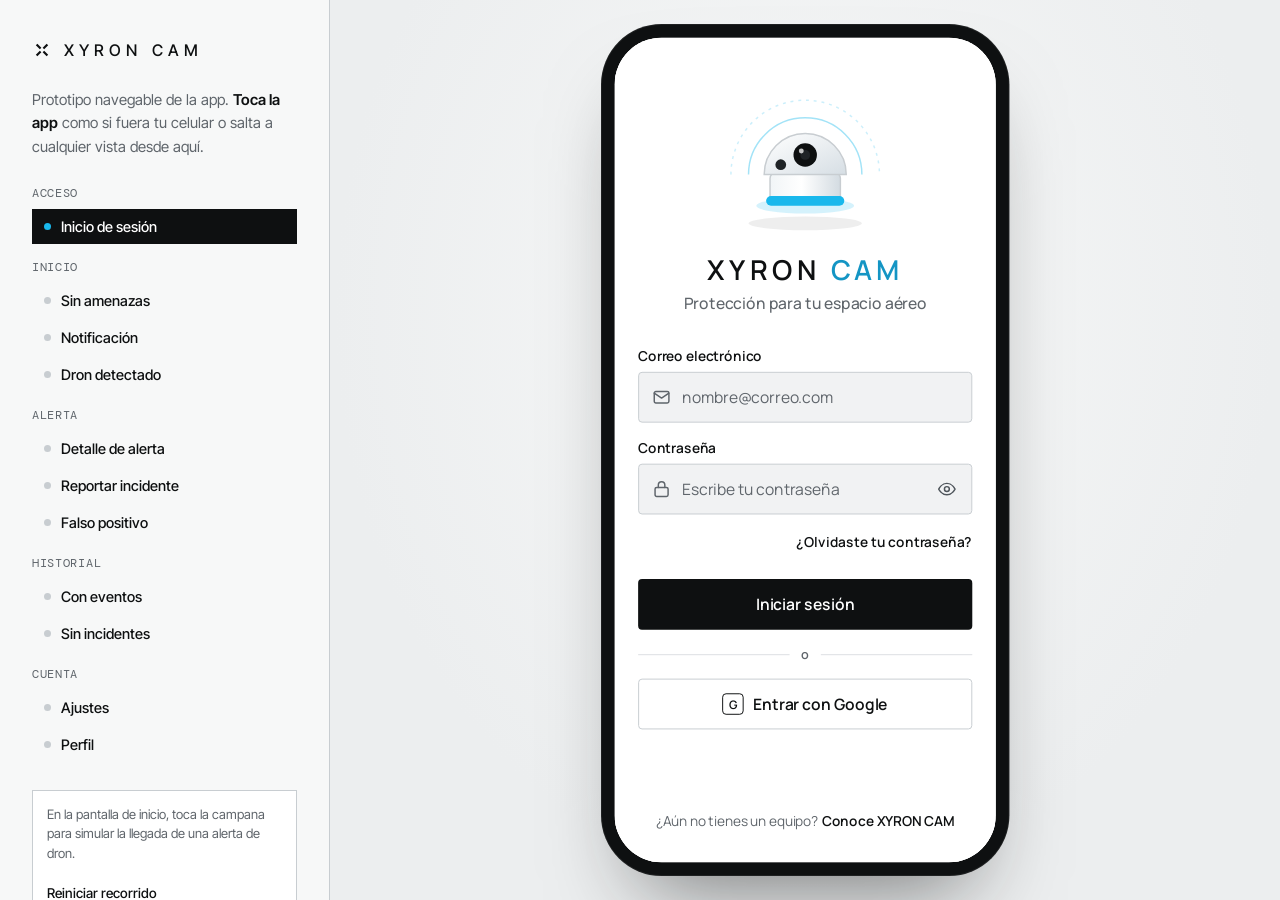
<file: prototipo-app.html>
<!DOCTYPE html>
<html lang="es">
<head>
<meta charset="utf-8">
<meta name="viewport" content="width=device-width, initial-scale=1, viewport-fit=cover">
<meta name="theme-color" content="#ECEEEF">
<title>XYRON CAM · Prototipo</title>
<link rel="preconnect" href="https://fonts.googleapis.com">
<link rel="preconnect" href="https://fonts.gstatic.com" crossorigin>
<link href="https://fonts.googleapis.com/css2?family=DM+Mono:wght@400;500&family=Inter+Tight:wght@400;500;600&display=swap" rel="stylesheet">
<style>
:root{
  --ink:#0E1011; --muted:#5F656B; --line:#C8CDD1; --bg:#ECEEEF;
  --teal:#19B8EC; --teal-ink:#0E1011; --teal-soft:#DCDFE2; --bezel:#0E1011;
}
*{box-sizing:border-box;margin:0;padding:0}
html,body{height:100%}
body{font-family:"Inter Tight",system-ui,-apple-system,"Segoe UI",sans-serif;color:var(--ink);background:var(--bg);overflow:hidden}

.layout{display:grid;grid-template-columns:330px 1fr;height:100vh;height:100dvh}
.panel{padding:40px 32px;display:flex;flex-direction:column;gap:28px;border-right:1px solid var(--line);background:#F7F8F8;overflow-y:auto}
.brand{display:flex;align-items:center;gap:12px;font-weight:500;font-size:16px;letter-spacing:.32em}
.brand svg{width:20px;height:20px}
.intro{font-size:15px;line-height:1.55;color:var(--muted);max-width:30ch}
.intro b{color:var(--ink);font-weight:600}
#menu{display:flex;flex-direction:column;gap:16px}
.group h3{font:400 11.5px "DM Mono",ui-monospace,monospace;letter-spacing:.06em;text-transform:uppercase;color:var(--muted);margin-bottom:8px}
.group ul{list-style:none;display:flex;flex-direction:column;gap:2px}
.group button{all:unset;box-sizing:border-box;width:100%;padding:9px 12px;border-radius:0;font-size:14.5px;font-weight:500;cursor:pointer;display:flex;align-items:center;gap:10px}
.group button::before{content:"";width:7px;height:7px;border-radius:50%;background:var(--line);flex:none}
.group button:hover{background:#ECEEEF}
.group button[aria-current="page"]{background:var(--ink);color:#fff}
.group button[aria-current="page"]::before{background:var(--teal)}
.group button:focus-visible{outline:2px solid var(--teal);outline-offset:2px}
.tip{margin-top:auto;font-size:13px;line-height:1.5;color:var(--muted);padding:14px;border-radius:0;background:#fff;border:1px solid var(--line)}
.reset{all:unset;cursor:pointer;font-size:13.5px;font-weight:500;color:var(--ink);border-bottom:1px solid currentColor}
.reset:focus-visible{outline:2px solid var(--teal);outline-offset:3px;border-radius:4px}

.stage{position:relative;display:flex;align-items:center;justify-content:center;overflow:hidden;
  background:radial-gradient(ellipse at 50% 35%, #F7F8F8 0%, var(--bg) 70%)}
.box{position:relative}
.phone{position:absolute;top:0;left:0;width:418px;height:872px;padding:14px;border-radius:62px;background:var(--bezel);
  transform-origin:0 0;box-shadow:0 50px 90px -40px rgba(14,16,17,.55),inset 0 0 0 1px rgba(255,255,255,.07)}
.screen{position:relative;width:390px;height:844px;border-radius:48px;overflow:hidden;background:#fff}
.screen iframe{position:absolute;inset:0;width:100%;height:100%;border:0;background:#fff;opacity:0;transition:opacity .28s ease}
.screen iframe.on{opacity:1;z-index:2}
.loader{position:absolute;inset:0;display:grid;place-items:center;z-index:1}
.loader i{width:34px;height:34px;border-radius:50%;border:3px solid var(--teal-soft);border-top-color:var(--teal);animation:spin .8s linear infinite}
@keyframes spin{to{transform:rotate(360deg)}}

.toast{position:absolute;left:50%;bottom:110px;transform:translate(-50%,16px);z-index:10;opacity:0;pointer-events:none;
  background:var(--ink);color:#fff;font-size:14px;font-weight:500;padding:12px 18px;border-radius:0;max-width:340px;text-align:center;
  transition:opacity .25s, transform .25s}
.toast.show{opacity:1;transform:translate(-50%,0)}

@media (max-width:900px){
  .layout{grid-template-columns:1fr}
  .panel{display:none}
}
@media (max-width:500px){
  body{background:#fff}
  .stage{background:#fff}
  .box{width:100vw!important;height:100vh!important;height:100dvh!important}
  .phone{position:static;width:100%;height:100%;padding:0;border-radius:0;box-shadow:none;background:#fff;transform:none!important}
  .screen{width:100%;height:100%;border-radius:0}
}
@media (prefers-reduced-motion:reduce){
  .screen iframe,.toast{transition:none}
  .loader i{animation:none}
}
</style>
</head>
<body>
<div class="layout">
  <aside class="panel">
    <div class="brand">
      <svg viewBox="0 0 24 24" fill="none" stroke="currentColor" stroke-width="2.6" aria-hidden="true"><path d="M5.5 5.5l4.8 4.8M18.5 5.5l-4.8 4.8M5.5 18.5l4.8-4.8M18.5 18.5l-4.8-4.8"/></svg>
      XYRON CAM
    </div>
    <p class="intro">Prototipo navegable de la app. <b>Toca la app</b> como si fuera tu celular o salta a cualquier vista desde aquí.</p>
    <nav id="menu" aria-label="Vistas del prototipo"></nav>
    <div class="tip">En la pantalla de inicio, toca la campana para simular la llegada de una alerta de dron.<br><br>
      <button class="reset" id="reset">Reiniciar recorrido</button></div>
  </aside>

  <main class="stage" id="stage">
    <div class="box" id="box">
      <div class="phone" id="phone">
        <div class="screen" id="screen">
          <div class="loader"><i></i></div>
          <iframe title="Vista de la app XYRON CAM"></iframe>
          <iframe title="Vista de la app XYRON CAM" aria-hidden="true"></iframe>
          <div class="toast" id="toast" role="status" aria-live="polite"></div>
        </div>
      </div>
    </div>
  </main>
</div>

<script>
const VIEWS = [
  ["Acceso", [["login","Inicio de sesión"]]],
  ["Inicio", [["inicio","Sin amenazas"],["notificacion","Notificación"],["alerta","Dron detectado"]]],
  ["Alerta", [["detalle","Detalle de alerta"],["reporte","Reportar incidente"],["falso-positivo","Falso positivo"]]],
  ["Historial", [["historial","Con eventos"],["historial-vacio","Sin incidentes"]]],
  ["Cuenta", [["ajustes","Ajustes"],["perfil","Perfil"]]]
];
const TITLES = Object.fromEntries(VIEWS.flatMap(g => g[1]));
const frames = [...document.querySelectorAll("#screen iframe")];
let front = 0, current = null, alertMode = false, swapTimer = null, toastTimer = null;

const menu = document.getElementById("menu");
menu.innerHTML = VIEWS.map(([g, items]) =>
  `<div class="group"><h3>${g}</h3><ul>${items.map(([id, t]) =>
    `<li><button data-go="${id}">${t}</button></li>`).join("")}</ul></div>`).join("");
menu.addEventListener("click", e => {
  const b = e.target.closest("[data-go]");
  if (b) navigate(b.dataset.go);
});
document.getElementById("reset").addEventListener("click", () => { alertMode = false; navigate("login"); });

function navigate(to) {
  if (to === "@home") to = alertMode ? "alerta" : "inicio";
  if (to === "alerta") alertMode = true;
  if (to === "login" || to === "inicio") alertMode = false;
  if (location.hash !== "#/" + to) location.hash = "/" + to;
  else load(to);
}

// Carga la vista en el iframe oculto y lo muestra cuando avisa que ya se pintó
function load(id) {
  if (!TITLES[id]) id = "login";
  if (id === current) return;
  current = id;
  document.title = "XYRON CAM · " + TITLES[id];
  menu.querySelectorAll("[data-go]").forEach(b =>
    b.dataset.go === id ? b.setAttribute("aria-current", "page") : b.removeAttribute("aria-current"));
  const back = frames[1 - front];
  back.dataset.view = id;
  back.src = "screens/" + id + ".html";
  clearTimeout(swapTimer);
  swapTimer = setTimeout(() => swap(id), 4000);
}

function swap(id) {
  const back = frames[1 - front];
  if (back.dataset.view !== id || back.classList.contains("on")) return;
  clearTimeout(swapTimer);
  back.classList.add("on"); back.removeAttribute("aria-hidden");
  const old = frames[front];
  old.classList.remove("on"); old.setAttribute("aria-hidden", "true");
  front = 1 - front;
  setTimeout(() => { if (!old.classList.contains("on")) old.src = "about:blank"; }, 350);
}

function toast(msg) {
  const t = document.getElementById("toast");
  t.textContent = msg; t.classList.add("show");
  clearTimeout(toastTimer);
  toastTimer = setTimeout(() => t.classList.remove("show"), 2400);
}

window.addEventListener("message", e => {
  const d = e.data;
  if (!d || !d.xyron) return;
  if (d.ready) {
    const back = frames[1 - front];
    if (e.source === back.contentWindow) swap(d.ready);
    return;
  }
  if (e.source !== frames[front].contentWindow) return;
  if (d.toast) toast(d.toast);
  if (d.to) navigate(d.to);
});

window.addEventListener("hashchange", () => load(location.hash.replace("#/", "")));

function fit() {
  if (innerWidth <= 500) return;
  const stage = document.getElementById("stage").getBoundingClientRect();
  const s = Math.min(1, (stage.height - 48) / 872, (stage.width - 48) / 418);
  const box = document.getElementById("box");
  box.style.width = 418 * s + "px";
  box.style.height = 872 * s + "px";
  document.getElementById("phone").style.transform = `scale(${s})`;
}
addEventListener("resize", fit);
fit();
load(location.hash.replace("#/", "") || "login");
</script>
</body>
</html>
</file>
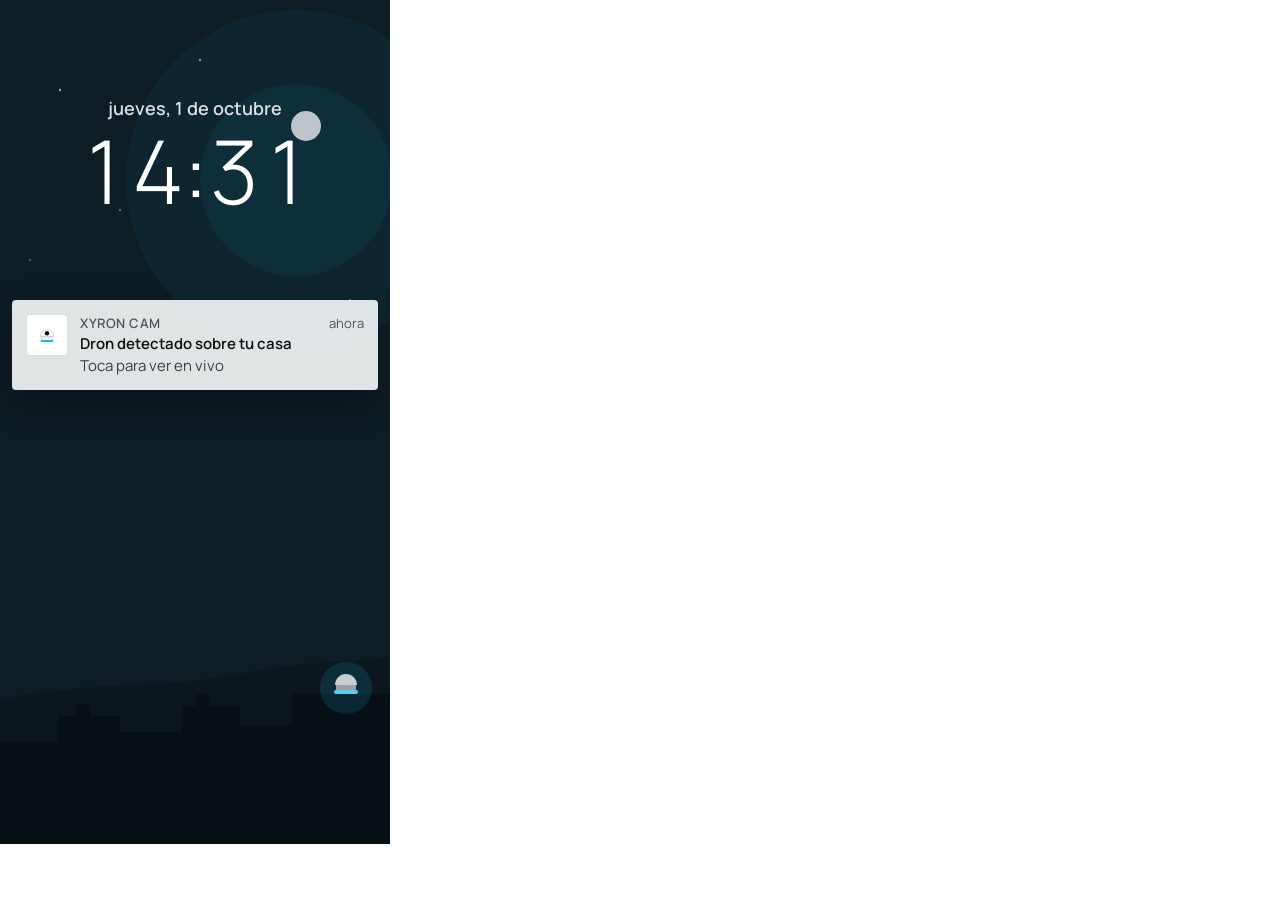
<file: screens/notificacion.html>
<!DOCTYPE html>
<html lang="es">
<head>
  <meta charset="utf-8">
  <title>XYRON CAM · Notificación en pantalla de bloqueo</title>
  <style>
    * { margin: 0; padding: 0; box-sizing: border-box; }
    body { background: #ffffff; display: flex; align-items: center; justify-content: center; min-height: 100vh; font-family: -apple-system, BlinkMacSystemFont, sans-serif; }
    #__bundler_loading { position: fixed; bottom: 20px; right: 20px; font: 13px/1.4 -apple-system, BlinkMacSystemFont, sans-serif; color: #666; background: #fff; padding: 8px 14px; border-radius: 8px; box-shadow: 0 1px 4px rgba(0,0,0,0.12); z-index: 10000; }
    #__bundler_thumbnail { position: fixed; inset: 0; width: 100%; height: 100%; display: flex; align-items: center; justify-content: center; background: #ffffff; z-index: 9999; }
    #__bundler_thumbnail svg { width: 100%; height: 100%; object-fit: contain; }
    #__bundler_placeholder { color: #999; font-size: 14px; }
  </style>
  <noscript>
    <style>#__bundler_loading { display: none; }</style>
    <div style="position:fixed;bottom:12px;left:12px;font:13px/1.4 -apple-system,BlinkMacSystemFont,sans-serif;color:#999;background:rgba(255,255,255,0.9);padding:6px 12px;border-radius:6px;box-shadow:0 1px 4px rgba(0,0,0,0.08);z-index:10000;">
      This page requires JavaScript to display.
    </div>
  </noscript>
</head>
<body>
  <div id="__bundler_placeholder">Loading XYRON CAM · Notificación en pantalla de bloqueo...</div>
  <div id="__bundler_loading">Unpacking...</div>

  <script>
    
document.addEventListener('DOMContentLoaded', async function() {
  const loading = document.getElementById('__bundler_loading');
  function setStatus(msg) { if (loading) loading.textContent = msg; }

  const FONT_MIME = /^(font[/]|application[/](x-)?font-|application[/]vnd\.ms-fontobject)/i;
  const MIME_TOKEN = /^[\w.+-]+[/][\w.+-]+$/;
  function toBase64(bytes) {
    let bin = '';
    for (let i = 0; i < bytes.length; i += 0x8000) {
      bin += String.fromCharCode.apply(null, bytes.subarray(i, i + 0x8000));
    }
    return btoa(bin);
  }

  // Error sink persists across replaceWith since it's on window, not the DOM.
  window.addEventListener('error', function(e) {
    // Failed resource loads (CSP-blocked links, scripts, images) fire plain
    // events at the element — warn only; real JS errors carry message/error.
    if (!e.message && !e.error && e.target && e.target !== window) {
      console.warn('[bundle] resource failed to load:',
        e.target.tagName, String(e.target.src || e.target.href || ''));
      return;
    }
    var p = document.body || document.documentElement;
    var d = document.getElementById('__bundler_err') || p.appendChild(document.createElement('div'));
    d.id = '__bundler_err';
    d.style.cssText = 'position:fixed;bottom:12px;left:12px;right:12px;font:12px/1.4 ui-monospace,monospace;background:#2a1215;color:#ff8a80;padding:10px 14px;border-radius:8px;border:1px solid #5c2b2e;z-index:99999;white-space:pre-wrap;max-height:40vh;overflow:auto';
    d.textContent = (d.textContent ? d.textContent + String.fromCharCode(10) : '') +
      '[bundle] ' + (e.message || e.type) +
      (e.filename ? ' (' + e.filename.slice(0, 60) + ':' + e.lineno + ')' : '');
  }, true);

  try {
    const manifestEl = document.querySelector('script[type="__bundler/manifest"]');
    const templateEl = document.querySelector('script[type="__bundler/template"]');
    if (!manifestEl || !templateEl) {
      setStatus('Error: missing bundle data');
      console.error('[bundler] Missing script tags — manifestEl:', !!manifestEl, 'templateEl:', !!templateEl);
      return;
    }

    const manifest = JSON.parse(manifestEl.textContent);
    let template = JSON.parse(templateEl.textContent);

    // Nested page bundles (iframe targets). Each ships ONCE, in the ROOT
    // document's manifest; frame srcs carry an about:blank#<uuid> marker
    // instead of a substitutable uuid. Every document mints the blobs for
    // its OWN frames — from local text at the root, or text obtained from
    // its DIRECT parent over the relay protocol below — so each frame
    // navigation stays same-origin with its initiator and a deduped page
    // loads at any depth on any host, including a file:// download's
    // opaque origins (where a blob minted by one document cannot be
    // navigated to by another).
    const pageOrderEl = document.querySelector('script[type="__bundler/page_order"]');
    const pageOrder = pageOrderEl ? JSON.parse(pageOrderEl.textContent) : [];
    const pageSet = new Set(pageOrder);
    const pageTexts = {};

    // ── Nested-page text protocol (parent-chain relay) ──
    // Page bundles ship once, in the ROOT document's manifest. Every
    // document mints the blobs for its OWN frames, obtaining page text
    // through a strict parent-chain relay: a document only ever SENDS to
    // its direct parent (which, for every document the publisher's own
    // runtime minted, is another publisher document) and only ACCEPTS
    // text from that direct parent; requests from below are honored only
    // for the document's own child frames, and the ROOT never sends
    // upward at all. That last rule is load-bearing: the artifact host's
    // frame-ancestors allows claude.ai (and friends) to frame an
    // artifact, so window.top can be a FOREIGN document — a top-addressed
    // protocol would hand page uuids to that ancestor and accept forged
    // "page text" from it, minting attacker HTML as an artifact-origin
    // blob document. The chain never touches the ancestor: requests stop
    // at the root, replies are origin-addressed per hop (never '*' when
    // an origin exists), and both directions are origin-gated (on https
    // a foreign sender's origin can never equal this document's; in
    // opaque contexts — file:// — everything serializes as 'null', where
    // an embedded EXTERNAL frame still fails the gate by carrying its
    // own real origin, and a sandboxed child of such a frame is excluded
    // by the own-child-frames check plus uuid unguessability). Shape is
    // deny-by-default: one request form, one reply form, no error
    // replies.
    // window.origin is the SERIALIZED SECURITY origin ('null' in opaque
    // contexts such as a sandboxed preview iframe) — location.origin is
    // computed from the URL and stays 'https://…' even when the document
    // is sandboxed, which would misgate every opaque chain.
    const OWN_TARGET = /^https?:[/][/]/.test(window.origin || '')
      ? window.origin
      : '*';
    function trustedOrigin(e) {
      if (e.origin === window.origin) return true; // https chains; opaque==opaque
      // file:// trees: Chrome serializes the file document's origin as
      // 'file://' while the blob: documents it mints serialize as 'null',
      // so the two legitimate shapes can never string-match — accept the
      // pair in both directions. https origins never serialize as either,
      // and sender identity (own child frame / direct parent) is checked
      // separately.
      return (
        (e.origin === 'null' &&
          (window.origin === 'file://' ||
            window.location.protocol === 'file:')) ||
        (/^file:/.test(e.origin) && window.origin === 'null')
      );
    }
    // Non-empty only in the root document (nested bundles ship an empty
    // island), so it doubles as the root marker: the root answers from
    // local text and treats a miss as authoritative — never relaying to
    // its (possibly foreign) parent.
    const isPageRoot = pageOrder.length > 0;
    const blobUrls = {};
    const resourceBlobs = {};
    const UUID_SHAPE = /^[0-9a-f]{8}-[0-9a-f]{4}-[0-9a-f]{4}-[0-9a-f]{4}-[0-9a-f]{12}$/;
    const pendingFrames = {}; // uuid -> [{el, frag}] awaiting text for own frames
    const pendingRelays = {}; // uuid -> [childWindow] awaiting text to pass down
    function mountPage(el, frag, text) {
      const pageBlob = new Blob([text], { type: 'text/html' });
      const u = URL.createObjectURL(pageBlob);
      resourceBlobs[u] = pageBlob;
      el.src = u + frag;
    }
    function deliverPage(uuid, text) {
      const frames = pendingFrames[uuid];
      delete pendingFrames[uuid];
      if (frames) for (const f of frames) mountPage(f.el, f.frag, text);
      const relays = pendingRelays[uuid];
      delete pendingRelays[uuid];
      if (relays) {
        for (const cw of relays) {
          try { cw.postMessage({ __bundler_page: uuid, __bundler_text: text }, OWN_TARGET); } catch (err) { /* gone */ }
        }
      }
    }
    function ownFrameWindows() {
      const out = [];
      for (const f of Array.from(document.querySelectorAll('iframe'))) {
        try { if (f.contentWindow) out.push(f.contentWindow); } catch (err) { /* detached */ }
      }
      return out;
    }
    window.addEventListener('message', function (e) {
      const d = e.data;
      if (!d || typeof d !== 'object' || !e.source) return;
      // Origin gate first; the structural checks below (own-child-frames
      // for requests, direct-parent + solicited-uuid for replies, the
      // root's never-relay rule) are what hold in fully opaque chains
      // where origin strings can't discriminate — a sandboxed root's
      // FOREIGN wrapper still fails all three even though both serialize
      // as real-vs-'null' rather than matching.
      if (!trustedOrigin(e)) return;
      if (typeof d.__bundler_need === 'string' && UUID_SHAPE.test(d.__bundler_need)) {
        // Requests are honored only for this document's own child frames.
        if (ownFrameWindows().indexOf(e.source) < 0) return;
        const uuid = d.__bundler_need;
        const text = pageTexts[uuid];
        if (typeof text === 'string') {
          try { e.source.postMessage({ __bundler_page: uuid, __bundler_text: text }, OWN_TARGET); } catch (err) { /* gone */ }
          return;
        }
        if (isPageRoot || window.parent === window) return; // authoritative miss
        const waiting = pendingRelays[uuid];
        if (waiting) {
          if (waiting.indexOf(e.source) < 0) waiting.push(e.source);
          return;
        }
        // Never-answered uuids would otherwise accumulate forever under a
        // request spray; past the cap (far above any real page count) new
        // relays are dropped rather than remembered.
        if (Object.keys(pendingRelays).length >= 128) return;
        pendingRelays[uuid] = [e.source];
        window.parent.postMessage({ __bundler_need: uuid }, OWN_TARGET);
      } else if (
        typeof d.__bundler_page === 'string' &&
        UUID_SHAPE.test(d.__bundler_page) &&
        typeof d.__bundler_text === 'string'
      ) {
        // The shape test is load-bearing beyond tidiness: the solicited
        // check below uses the in operator, which matches prototype keys
        // ('__proto__', 'constructor') — an unshaped key would reach
        // deliverPage and throw, painting the error banner.
        // Text is accepted only from the direct parent — the document
        // that minted this one.
        if (e.source !== window.parent || window.parent === window) return;
        if (!(d.__bundler_page in pendingFrames) && !(d.__bundler_page in pendingRelays)) return;
        deliverPage(d.__bundler_page, d.__bundler_text);
      }
    });

    const uuids = Object.keys(manifest);
    setStatus('Unpacking ' + uuids.length + ' assets...');

    await Promise.all(uuids.map(async (uuid) => {
      const entry = manifest[uuid];
      try {
        const binaryStr = atob(entry.data);
        const bytes = new Uint8Array(binaryStr.length);
        for (let i = 0; i < binaryStr.length; i++) bytes[i] = binaryStr.charCodeAt(i);

        let finalBytes = bytes;
        if (entry.compressed) {
          if (typeof DecompressionStream !== 'undefined') {
            const ds = new DecompressionStream('gzip');
            const writer = ds.writable.getWriter();
            const reader = ds.readable.getReader();
            writer.write(bytes);
            writer.close();
            const chunks = [];
            let totalLen = 0;
            while (true) {
              const { done, value } = await reader.read();
              if (done) break;
              chunks.push(value);
              totalLen += value.length;
            }
            finalBytes = new Uint8Array(totalLen);
            let offset = 0;
            for (const chunk of chunks) { finalBytes.set(chunk, offset); offset += chunk.length; }
          } else {
            console.warn('DecompressionStream not available, asset ' + uuid + ' may not render');
          }
        }

        if (pageSet.has(uuid)) {
          pageTexts[uuid] = new TextDecoder().decode(finalBytes);
          return;
        }
        if (FONT_MIME.test(entry.mime) && MIME_TOKEN.test(entry.mime)) {
          // Strict artifact hosts allow font-src data: but not blob:.
          blobUrls[uuid] = 'data:' + entry.mime + ';base64,' +
            (entry.compressed ? toBase64(finalBytes) : entry.data);
        } else {
          const blob = new Blob([finalBytes], { type: entry.mime });
          blobUrls[uuid] = URL.createObjectURL(blob);
          resourceBlobs[blobUrls[uuid]] = blob;
        }
      } catch (err) {
        console.error('Failed to decode asset ' + uuid + ':', err);
        const blob = new Blob([], { type: entry.mime });
        blobUrls[uuid] = URL.createObjectURL(blob);
        resourceBlobs[blobUrls[uuid]] = blob;
      }
    }));

    const extResEl = document.querySelector('script[type="__bundler/ext_resources"]');
    const extResources = extResEl ? JSON.parse(extResEl.textContent) : [];
    const resourceMap = {};
    for (const entry of extResources) {
      if (blobUrls[entry.uuid]) resourceMap[entry.id] = blobUrls[entry.uuid];
    }

    // Artifact-host CSP (connect-src 'self') refuses fetch() of blob: URLs —
    // consumers read these Blobs directly. Survives the swap like the error sink.
    window.__resourceBlobs = resourceBlobs;

    setStatus('Rendering...');
    // Page uuids have no blob here — they ride inside about:blank#<uuid>
    // frame markers the pass below resolves after the swap.
    for (const uuid of uuids) {
      if (pageSet.has(uuid)) continue;
      template = template.split(uuid).join(blobUrls[uuid]);
    }

    // Strip integrity + crossorigin — blob URLs from a file:// document inherit
    // a null origin, so crossorigin forces a CORS fetch that SRI then rejects.
    // The manifest bytes are ours; SRI protects against CDN compromise, not this.
    // appifacts: only on tags now pointing at OUR blob: URLs. A reference the
    // bundler left live-fetched (an absolute x-import, a runtime dependency it
    // could not embed, an authored external script) keeps the pin it was
    // written with: that fetch is exactly what SRI protects. (A crossorigin
    // on a parent whose child carries the blob — <video crossorigin><source>
    // — is left alone too; the attribute is then the author's to drop.)
    template = template.replace(/<[a-z][^>]*>/gi, (tag) => /\s(?:src|href|srcset|poster|data|xlink:href)="blob:/i.test(tag) ? tag.replace(/\s+integrity="[^"]*"/gi, '').replace(/\s+crossorigin="[^"]*"/gi, '') : tag);

    const resourceScript = '<script>window.__resources = ' +
      JSON.stringify(resourceMap).replace(/<\//g, '<\\/') +
      ';</' + 'script>';
    // Inject after <head> so the DOCTYPE stays first; prepending the script
    // would push the parser into quirks mode. DOMParser always emits a <head>
    // (synthesizing one if the source HTML omitted it) but may carry
    // attributes through, so match the full opening tag. slice() rather than
    // replace() keeps us clear of $-pattern substitution in resourceScript.
    const headOpen = template.match(/<head[^>]*>/i);
    if (headOpen) {
      const i = headOpen.index + headOpen[0].length;
      template = template.slice(0, i) + resourceScript + template.slice(i);
    }

    // Parse the template and swap the root element. Scripts inserted via
    // DOMParser/replaceWith are inert per spec — re-create each with
    // createElement so they execute, awaiting onload for src scripts to
    // preserve ordering (React before ReactDOM before Babel before text/babel).
    const doc = new DOMParser().parseFromString(template, 'text/html');
    document.documentElement.replaceWith(doc.documentElement);

    // Resolve page-frame markers: mint this document's own blob for each
    // framed page — from local text when this is the root, otherwise by
    // asking the direct parent over the relay protocol above. An
    // unanswered request leaves the frame on about:blank, the same
    // degraded state as a refused embed.
    {
      const MARKER = /^about:blank#([0-9a-f]{8}-[0-9a-f]{4}-[0-9a-f]{4}-[0-9a-f]{4}-[0-9a-f]{12})(#.*)?$/;
      const needed = [];
      for (const el of Array.from(document.querySelectorAll('iframe'))) {
        const m = MARKER.exec(el.getAttribute('src') || '');
        if (!m) continue;
        const text = pageTexts[m[1]];
        if (typeof text === 'string') {
          mountPage(el, m[2] || '', text);
        } else if (window.parent !== window && !isPageRoot) {
          const had = pendingFrames[m[1]];
          (pendingFrames[m[1]] = had || []).push({ el: el, frag: m[2] || '' });
          if (!had) needed.push(m[1]);
        }
      }
      for (const uuid of needed) {
        window.parent.postMessage({ __bundler_need: uuid }, OWN_TARGET);
      }
    }

    const dead = Array.from(document.scripts);
    for (const old of dead) {
      const s = document.createElement('script');
      for (const a of old.attributes) s.setAttribute(a.name, a.value);
      s.textContent = old.textContent;
      // text/babel scripts with a src: read and inline. transformScriptTags
      // does XHR against the src, but blob:null/ from a file:// origin is
      // silently dropped. Inlining makes it a plain inline babel script,
      // which transformScriptTags handles unconditionally.
      if ((s.type === 'text/babel' || s.type === 'text/jsx') && s.src) {
        const pre = resourceBlobs[s.src.split('#')[0]];
        s.textContent = pre ? await pre.text() : await (await fetch(s.src)).text();
        s.removeAttribute('src');
      }
      const p = s.src ? new Promise(function(r) { s.onload = s.onerror = r; }) : null;
      old.replaceWith(s);
      if (p) await p;
    }
    // Babel standalone auto-transforms type=text/babel on DOMContentLoaded,
    // which fired before we swapped the document. Trigger manually if present.
    if (window.Babel && typeof window.Babel.transformScriptTags === 'function') {
      window.Babel.transformScriptTags();
    }
  } catch (err) {
    setStatus('Error unpacking: ' + err.message);
    console.error('Bundle unpack error:', err);
  }
});

  </script>

  <script type="__bundler/manifest">
{"e92a6425-852c-4c70-b275-7cd6baf2aca0":{"mime":"text/javascript","compressed":true,"data":"[base64]/n1uV1Cl5kcbcHXgeIierZVQ4F5y8G3+mMfcTOklz+r5gC1rwe3zOicdxjikiJ7mT5g4PL7goWdG8mtMiGmc0aPVwzPJJOq3M822Rcv17GWUVDegGBXyYjwjFH+pOz6E3fr+gbOLkLeKW9/Mxy9ww77huAE0GkyqPecpy542HVjHLS+5wcpvmCbv1L2gU80E68Voc8VnBbp2c3jpnRcEKz63hGzh2eyctBYijZZRmMEbnnnIXDQrKqyJ3+MZ88QN/4JMv353/06++fHf+lx+GpXhBPM/3fY7IyRsP+XFBI07PMjqnOZcVNki4x/UIc8L9Pypa3F/SjMYcxnLXTWIXiZHmSH0lr7JsIN+gu2+UcZEu+DCJeNRN4q58HLkIrxYFW5RBgRcFXab0NmAb8q1HQ39K+QvOi3Rcceq54kXR1EVhCN/S01txOl9kEadB7qd5TovvP5y/wZ/LgLbb1Of0jp+ynNOcr9eui3e/Vq8Kb0z68Bhm6YXBVTn8/WR0gMKTQ5/e0djjfz7zLCr56zyhd+8mnnt8CL2cSGBRQki3v17TYxhqQu/29FAQ7pdZGlNPtenkw97Iz2g+5TNMES4JIMXLd+fvo6KkhYf8Bfx4VbD5JS/SfOpx7MK0D2d8nrnon65EamCTwUqU/8tKFAD/st0uH4C//Y0a/t8C+CX2qw5la/iGeQEeNoOMcicf8OJ+lZMfLt+9lTDwONrEEY9nq794fyPWb7226AMTZMpdr18URXTvp6X46+XoL8eiVz7HBaH+I1XZbqvO6yJivhLWhbJHRlabwYQVnuysdNjEUYTzht6XHkWoHPZGLULcR2677bFhOSJ0WI4M7OXw7HcYUlgTsuawCwvm7wXOC3ASsUIKqAmNWUI/Xrw+ZfMFy4FG5Bq4G/lJL/fLRZZyzz10kb9gCw+t1+4FY9xFfkEXWRRT7/DKT+IrH1Dx0Vr+DR8dYtc1bQVxesfJp/9zHMfxy7gr3pyxLKHFahzFN9OCVXkSxCxjRXee3nlp7pTFdIzjqihozk+hwvn635gXUV4uIihDA9Gd44xZkdAi6C/unJJlaeL8RTfPen/WT7eIkrQqg6PF3WDM7rpl+iXNp4GqHLO7AVvSYpKx22CWJgnNN+L1/9zQ+0kRzWnplHG3nKU5XfX+bU2uu2BlCgsS9Hu9f8MgNvBjbwtVL3sGgALMYCfzgkbzNJ9uAxH/ecs057RYwK95WpZpPl2ZTxU0i3i6pAYIf3s1nv0pFMXLgdXg708mCMZ0wgr6Tyel3wP6DtQoePxYD8pMNxqXLKs4HaR5SXnQGyyY6KdLlzTnZZCzfB8osjSnUdGdAm7ARvmml9ApLqbjyDvqf4X7/W/w11/hHnKOnv1bFT/9Ch8dPcNH/T72v3mGnCdf/XvfC8+f/BvtfhCwjgZPAVEASQZRns4jMQGNXE7ff1o6NCqpk+aTNE85/QcQzvmsG8/SLPHyzjdAibYaoP95Dfb2vNPM9L+qZ/YA6P8ZTdjsIzFdCvzVahElCQzx6eLO+XpxN5iwnAf9/uLusO8/daq0O2c5KxdRTLH5pQck0fkvxvLVNmG5ZUXSHRc0ugnEv10oqIe4uy2TtFxk0X2Q5oBx3XHG4pvBbZrwWXBE54MZTaczHvTpfJsI6XEuacHTOMq6UZZO8wDO5u6Ycc7mAwumEg+fPcP6f/8JGuyQUdGqh+E//9k/ppI7BEB3UJW06JaCWRFrvg8eVV7QkmVLmqxglbqTaJ5m98EDaySaiB3jf/2Mzv/Rmj14GPxtDOxv99CE0JPFnaFCCgF7zpPFXT3tGSu5+BuVGlO3qXPdOGPTNN5uZqgaZ4sAUDujEy5+fOkKDjM46j/96unXT54//Wowj+66EqWe9+LZ9tieL+6cfg9WtQbAv8a9Xu+op5b0X5PJRO2do7+1d5rweLq4G9zOUk67olGwKGj3togW+yixnPbhgXOewoRL5/3F67cfrr99cXn25vXbs+vTy0sQLKPFojy8pWMnofFNt+TRlHbp3YIVHOTiq+qo13/q3FC6cMaMz9So4MXyPo8dkLgyS6J2CjqN0rx0IikxOyWnC985OJTn/JwmaeQsijTnzkr19Z8FCNErZx4V0zQPnJ7/LJ4PnI2qFtItxY6Qap2VI2lBmpdpQgMnWrI0qRv/C0bCGMfml3Ni0MRZOYoGOFHFWf3WAXYODM2Gn9GE08IM0JEDlqdyN0o+VyUPHHoHIrDTvaXjm5R3H25iegGkSAq26E7SjNMicGCVnFY6B2BHudXZX7Y0fZoToJtQoH1O95tvykafVouqkIeF4/d6/fIv+ks5lc27MatyHjj9B7qdpFnWnTNYDcCQv+gWKDRgGaeBU1R5Doeh3a8gBunWeHv7BitXD/79hF9y4sI5i8csuV9pSg+Hv8Kq3saghv5xovHCbr9xayH/s1C4SO6fktxfRHyWR3MqxACQkCzmPXx0mPqcltz7wkEaQSAmUCGKfrx443F/HJUgLqzXUhpQXTUlBpA2KKqFjy9C+ICeVP0eqWNLpHO4Jby8FhMgCYsr0GJo2Z2SNyCtiCnQvSL2Gw9hRj5zL8cZi8UioAH351Fx84ryeEYTjyHM/ZJykFHeRnMqC6KELbgQvBOPgTSuNDHX13AkgV6sXK8n0IWnO/[base64]/m1czpnzd4bIvwUjpDYF2L5OeXRer3aaGjNiVUR+sPpKAT9aFRlfDBvEQI03+m1295kOB2ROdLbZ7LBQ+tNI/[base64]/[base64]/++pvfFd8dWX0tkM6ElgFXxq663WxZySibKQrkYvybtdUilG127IR0Y1aADo+pB2J6cQVSlJ6Ai35kHZ18XpdP7VAv9biBqGp3lUI1B9pXtGBxnzo+Uh1ERYdiY0dl7hasyhlBIrZArTlGwtNLNUtb27m3J+L04jyrX0MQCwID/0hLP4IM4EEGp4A5gE7zvUzLGk+ZGJ0vqu7h0NNTox1+qj+0nq9p/zw96ukcyhHUepRFKQI/WEpR9Ah/U5ZD2JjVkN9eOhKPChJH6eEdfpymKkZZrtdnvQGYlXyYarfKa1V18UjwL+y28WlxD/B6w/STge2d9mCMjVCfRwKIlnPCqcIqdFnALy005fj1ROTi1MI6vwLccu4G0dzmnVd/AsX3Nol5Z4bOdF4XDhjZ5ykzjhhzrhw4pRTB9gvJ6GZk0xyh86d1AFZ52acgPRy4/zhlE4ZzRdOOY+yzCkXUS6MfjfC9sfyqVNWY6esFk7lwAhux4WrlcSOixDOOVkp6R7GVkS3Sth3sbTq6VLx5GIO/G5dCE8u5sA/1IXw5GI+YazuVDy5mBd1SeFibr0Fr8ysTlwcRwvBjesy9exucGGsmGBfPct5kdLSU0VUPeYcUG7heUOO8xEiJ8Mc8xFC+A8b8FnGbl9VWXYZF5TmTiSETJDWXrG4KsWv91l078QzGt9Q0FbnvGBZ6ahDAf7SwknSEgCU6B/v05hXBX2dqx+6/ILOGafQI4hcYMKdv2U/R1kKXKQjtUNOyun8MmYL6mSMLZx5lfF0kVFnXnGaODk7Z0mVUSevX2QLmjsg6ZSvhS7KKWiUvJMG4T+qtKCJU9AlBTbZKaHnxClpNM9oWTpyvWnSRIyfOVmxPM7S+CZwWX4KP1zM8ngW5VMqisQvKEvzRcWh6DX8gJKyGs9TUXQpfkHZDb1P2G0OhT/S+5fsNlel1UKVfVyokkVBy1IVvoffUD5nVUl1D+fwoPsQNbIXUS77EaUUlBSm4gyeTF1GoyU1dW/gCeomsPBQLDAASsZZJfr4NqvE2wmrxhk1sHkpHmsIAWd9x+c0rwSY5OM5zSvz5TmzPnzO5HdFDSgKTQ2wjHWNBLGskFBWOhgNk/fyUUNF1Uq4qDoJGVWjR6Hq9DhUrYGcqjawU/UGeqrewE/Vx1Ee08xqcCoKrBZ6rqpez1bXyvnqSjnjKeOm+wXsK2jyHePmE6IQWmas3NP0DSv3tOWsimcljwrxxQ/wdAlPpo7miak5yxNTriEoKjT8RE09e1FXzz0poqn51MsimpovQY36EJSr78hStRSyXK0D1JhFgBqzAlCjgQsVGrJGKWIG8EKXmFGYNmoopoUaj6k36ppGq9e6VEDCqFY0AE0B9LbBjzj55IXB8PcT9/Fo7Q5/d0cH7vrx8PfHo4PH6OAT/l6S6gs6PbtbeO6xd9eVapl1EqtfyHM7j3jHRYcnLnanqYswk92Sq6vyQHcqHlTPa+KFLXgeuo9HaD38/YSM4Gs/Nr/mHbe63W54soa/w6ur8urqcnQQdrut8AStvWNPmurXQrBewyaPChqtecoziryQwCuHJyPkdhjvuCfIq/s4vro6vLp6YjUSLg0naH08jLpfXnT/Oxr+LmsOdnvS8/wvJ4ekMcd6it5ViTzoa9QZiu6MKDg6gMFdlQcEHU5r6e+HhrMFJSfU2Iz/y7FXYIZLRE6AUZLicFgErPNLp6xNy+JDh1OckhO363ZSn7M37Ba2Wkk9hGr/F/PKjxx7FIu+cYrISWGE7ZAGLMw9hjppkIMYWfO2v0otFam7+Z5jL8cUF4icuMduh3aKjntyfAi/3BMXYbvx4fGMZnPKvatyfYIOpyl2j0ExJwof9XdaXx3Kqqvy4ES2PjTNZd8CdLWqYZhjOqr9BSx+BNk9N1HtMERuJ++4arVhsdUqu4/6bofu81r6CHDYgelhV647OpwKqCBYSs4+LhZmJeoufuPKx4P7giiUQqXkdrtCXjkUHclllVImN/K88MbiwETHZfkqYxHXIqk7EU+D2ltpB0OoxBC6hSFqjoe/e1IvvZ6zL+t5uWaoq76foxBezIO8nkPZwNyG0oeCTZNrxmbgolo6pFJ1AD5BgdSyFce9XWnM0kEYRUg+ZDvQClnw0WNoZF4oQOSRLxgRzXLzaLpzGdGoPLhaXa284VV5dTnqhOhqc7W5Kg8eSYHJFuiG/ZGRLsjJO68AKV0sZJrHWZXQ0nNXq3rG4Akl4XC4+4nDKbI6o5JvVhu+3Q+hd4bC0HUDhvzPLM0919XTApWbhZQ/[base64]/NFGRweJrG1+kAr/[base64]/1G6/[base64]/ZHPj0k+QKzTMXZYPmQjnBJZL42sQFbKuufUDCIjXt6FmkNoJX5pLFpQr/SXOPWXeAI/wccPZwhnEmFiTlZpHgz9p0e4h/u4P8Kg2BhKN62v4TnN30GJbKHKoJdg6B89w34fw5/+CLtQ2E1zt9GbLGUVdxud6saqxu58gxNgneJqnMbdMf2S0uLKuyoPvG44vEr8UQddlQf4nxdcoUeHab0vJmqh5dqabdxTK9jXBX2LcvAa08Baok5w6c5Z28OMg7cSsGZR+e4292KOOQpjPuSjQJIOYTXTr0WCJtRGx0SzgNoQs2WA/MNT5rRi2B8Jw6N5PoLT1G7wBBpkdYOnI9HbUIi1OBv5oHu997a2GLKGZprifJ+48IfNUx/3wl7AT/phP7D4buhExNrgYoRZbZp5csBxSp4ceLTLUbfEGel3y26KY/LkIMcR1BTdHHVjnJB+N+5G+JosyYnnZQfLTooOlp0SHSxxJQuTg2UngsIYCiei8MkBND06kI3FZpwSZkx0S9IbLI+/Hixr29yYXHtT1GUApPOIz/xoXHpjdNyn3ecaKJU31Yt1QybwYDe+UY2lwWbaJePDmw18bU56+JJIkxCM4rI7P4GWAwSfPGbhnEyDSzLFU+LNO5fo8GhgfVDs2Qys5B6YyQ+ufGEsDwM67HZGoTCZS7XKv4VEkuIKGv/LG/a630TdyWj1ZLM2v59av59bv7/eiFe/I4cPfsTWzCyopxaWUCmrq91Sk28T3JDXZUZQ73h5l6ODmvvSYSmA1DULl5KMyy3BAJn1Qyk9UNrtDBmHmHR4NGqKC3hCsp1CeLEihEzW61a1Xrcmuocp+VlvnhR2F1YPmXiodR0J96ao41Xr9cTsiuK4H/IgV2d6TKp60JF5kIOO2+1IQ2FOvRhEuwj+oRqzEsKU7P0dwtekNA/wetJuX7fbiTpMCCHX2sXAAIIptvM7AEBpHsTE6/cmxi5ZKUrgTfEckZMpVA7nIyTZqClxXbNt5qQ3mB/rXgZzaU+fdkg1nI/w/DjZGswlSaBiSa7hz1g4evSuEiWbXaL1ulmyRINph4xDgOdlsAwS7plFuTQrsoTlMLCfbrZXwSDpzyrQb7WNdXWTxNYMKLwTG1oIGh4/6NOn6BD+qd+ZU92vptsT6AUz+JsDAsfkxOrkDy8+PHr2DB3APz5n6jP95+AClwgtt3eE3Z5wuCrqJXq6XjPrKXwaPBGELCPuv+o1iUlvEB+ng7jTQVmHlN7PXjGMR2EIXtnM/KK1qtPifCbW9D3NohyTp6HRTynxB3SvHYoCoxby/cMpCsPhyNQLzvd1Dkda/7ktqz/aBtcQrNLD0UAazFt9hfipLsuIYE8NT7oCL8EgVqGc0YZNhhCL6Ec64KwcCRoUCwku7kJzd72OtZABIjRfZG7Npyo/Cjdhc7d2T6PUixGuSOt6vb72QfWiVIkgxFCvEFwfi6MMfP1GICCbJzS4brerdttrvhf+xL1r4WqFAkb1T9Rup5Jjlfod+Y7U8MgmeEo52FfeexHaIHGIJCQWBMAWyn9B7baXkI9QKhR8vxiHI4TFIGapcmwH/wQSDTQENttdSfUHCPcrprhpf1HSKmGnoAoxX3iOcCTdpEw/eUtDMrH0fF3wSGlJMGsLCXg2NL8aFWkklA3JrjbCRcjMDyHjJ5HU+hmUqF+wBG6zxYQVoh4UK69YYdXuqINQQn7mw2S0XsNjJ5GHhqWc7ujZP9kehrTAw1lX44JQFAmrc7vdirZUn+12i/psDk6DHCiThPXQVab7U9WhcDFs9UZATVq9Gtz66xF8xG23/xCsppc81G9iOqr7qOsAvUaakorowO8E3ong13rxaRkwDJh0CRESGb6ZfCii+AZCNIFpTKNMDTsoN4JbmdlqHR1jAKofOgHNTgGexqBgZAuhTYTgElBN5lLxI0ILhNJRtVMhCPAGGOtAtwTKowUnnJzsGglCHuxR7+dSvZ9vq/drst4MZ675GcX9h0KdGPCWoE6Gu+FWxCYPtGOcCfw1goFtAxgWmO2zxiA0k/qpBfcKgfx0WIxIrR9ohntqIZcq2aImudMtiVZ7P2/73xoVLxrQOjCaCGuWcsPqDbxar+BlaJX5OUvoh/sFIPpbllD/7M3Z+dnbD9dv3708a7cz0FZsxwIrCozV2Vd0OsiyTjkxKB0yX+hJocsSpV6MNsijvlK0IsMpfq4LsThtPS/[base64]/3raxVgELqo41713E4+mEk6R0FTNOPCD5siyPtQsoz6t1GRe+6wjsAZOW6n0VWN6B03cNxObjMo46YdRgD/Z+A1QLMrd/O2AUvbKZSg3m43mjguEkHvARDfmgTkf8fYZazaLzxIwfCqiKawV/Hqht4H5Qact5UtTGK9UNR5WbtvRPd0oOUQsJGltQ97bSZnABoTiPmW3YYvPBc89Vz5nQybY1W4usm4OqeOM3Q3ONVKisBQFzAMhbBQe7Y/WEpY0YXz9m9/rA7iczfYXa0cYcAXX+24zmbjosCbco/tq3NyEGsc3YEO4pIu6jRxotKh8wW/d6U+FgUA7bQU7muaPsZoW9kZw+B31yXb4BgFAGDoy2hNY0LcMWMZjXJXIsTfmbm70WQyRmhjI+r9Fll/7/GtxAtZWnIRNu+C/WO7NipFHfjyuZgRw7FvtxNcox3+KqKfxLs9F/d7QHUllQRt5YND0BidYUmTV5KPpV5WByU0oJvA9o53cDMh7KQXyiZMENzMU4r4YDgKvEQfyVPuxfixJHEOjIO4jztp57Frkp/kTgTdON7jjlqjpAMe1jghQ1CY7VvcaIMTueOucdWI5fB9P8PDYhRc40fSA7ra1OEWuz1VG1zKnpSs7U1wjOdILnO9zrd/uc5CFHp4oXcWcBll4IRECgmq8L1XSC24WUm9WCnOcKwXKyLUqwlIROqwE9ZuZ9sL1W57EWFeihCO9m6T2Mw/wdeInCTia9cIKY18DYHljrWrOUEh4gkbZbM81jFhCgOBEQSPuJ1X8Z4a62Ur0cqezCZansRsp15HNO3pXldpLSgza8HUWjRY8NRiuTcEhGjrgIWtF2+tXIQlVI0mSMD8Gl9fW7z79TVfZK+ToIBiVvJLGFRQhnPulSKKR7GSFrM6wVNgVtM6MmnqRYJPmchT/71M9LKaG6Z4XjPF7bZiWqOyTKe5V+G5JYtUw8mIzLUGJzZKKa/ytdGcxBJlJniKyMlETHOKxF7NfbNkwA5U9h46+8s9ZN7tgsd2d5qxcZR1hStyvbP+5LV9+Kfx0t2LHPAdVxi7/slQwMVlB82KeN/nFXaoAZSEqRMxZPtN0mBtKrUYUQ7L2qgVuC7OyJicHF753ufybs3LO+Rdhet/rR8Z4+wYhe7n8s4N3M+lK0Lx/myzRP/7ZklIZDZLpDbLNYlb6rhVB0Bz/1T1/pmo/XNnb5854QbHdGhSb71utcD80sxIpG3qodxwALdLwrZ4QtgQpUHg1qXUn44tKecGpJwSjUnuZyxKzu44LfIo8zLvBuEbPNYBeEvijfFNvZNvyRhaLMit5C8AIRSHcFsb/baGA40W+jSC/vBt3eOCLD2KxwjPyGK9XnoF/L4nrdl6fSkZlUWY+4p30uP8TmCll+IFCnYqvRTPED4jCVCSxBsbSoLvyHUoKNHtFrcD5Kd7pxw8NJoEMRZLH5yt1yaZhfa2Kd3Nphax7/XmPiWXoVlb5xNsoU9OLOQ8ERsRpbmzWgkO8Og5sIaKF5zLmIWPF29KJypozStG3BG8kQOyxADyTTiRkwnv4gyau7vzlwnYBBDeQph0ffZ6YvJ3oQRHcIuFNnNmYScWyRiC041ZzDtgkSHUFt/htyh4qxDjgtyFq00goSkTXJ2D/rSm1af4LdDqSoicp9JRSZOr9bpZANnA5JqKwA5dL4nUltPhS/LWGwsUf2kxAd45afUQPm0eAy/NMfDy4WPgAr+0joGL4emIvARl4nm7fQN8BajtLi3eol7r/w24gr/YC99TFJzqA2heH0AX9QE0lwfQKX6LyMmp2Etv4QCye3nh3eMLhAL51zqHLreEyzhjOQWZ3mv1bBUIA+KwFYj9Iss898BFSDoRWApvE/zGdkin3Qwi1nKhnq5lUKPzUAqeZ0++7htrAngssGMdgTlgnQ4qiFccHz9DnaJD/XgWFacsoS/Aa2XdM35K6oWO67sdrzg5OelZlo4nz6UC4K5WCypvRUfsdUf7qTtsIZPsgbu6CgKCjbyMSkc6LjrLNKHMiaokZc3goBtK3CBn3HM7oLP5hY+UUygGmR+5+JqTw+6qh482OhjZjkXujg4O7/[base64]/dAOObIay+hkNd+V/jGEIOBOkMrwZFW40T9GblgQYf+cR3fgpA4x26Jm4ErXPzg6mDg68g5JMe109viXvKW2Hhb07IL3UZSeK82g2uQD11KTXGyx/qony5tcKM2K9brwr6+T+LSECBITflwX1u4JhS8oFSTWFIdBSk6GKWbAz+p0tUJj6KVohAbMj8vyA73jhIeCLASWET0l2qo7SLtdR0QF65Vlw1TgWavR8/siZUXK771sJzQ7JnvGkKFB3G4z0MPrCtDBIPxQr9BYHiN1e7SpuQpwAhKsa7bdLeggrcPuXEHeso3oOjcE43jAfZX6ilhLfc+1N4ncUEpy8mqvCyaEJuEcSXKwtqm0G8oWgvxc5ErxhV5EZWXxKCg8IMhHZaK4lQroX2h003CX/ECtTLvamVLnr1QhPMYHCyyakgmHfERuAHbeABTKEiFpjZBgmkDk5IKKiBcV9d/QD4JbpIGP4ZqK2tdSq3QFgJ4/FZrhgUSiWwmiwoAoXa9v5bwLSNwip4HwPfdS3O8dwctWJpKMlJ6lGT5ZZWD7PqdegWMEuUDq1XmztZ3+zA6+Rxe1qzGprSlG7mq3W3dUqfhheZv5aG4oUqrVpohXblkp09o0mW2bJmOtQwFbYw7SqMdCd+12LtUGRR0vDt21NulCCU60mhNy12jrqhSQPtSWFa/CUjlhFCSCK512oi3ZppA8++WWf8NwjG/k/[base64]/lS4a+Ga99m7IXJL9Wq8lny2TL+iAVekmWG2wbgES/VB2tmugluXBR/21EZkJvwI1m3sSU1WFZ2hwr9Xb3lz1OCL3aCPSvVzXIL0kqtlfD9o2I6ta6caz4ChYDuZ+QSfk2rvEY+k+jbAoMj5XLzyK54AESi8utRVjsQ9uQJstyO17Svo9vOTkSa+H31FprFcbfsnDOvHIknf7QD6FfO4Glnnw5Y6rlSbP8phQGmzLhchTJjGw7a/yWnm9sVrFBCQELYoU8tAoPYRGZkjvFUAScuKt5rQsoykN3lEvAU09jqSvv9yJ6QTMQoOoRQgTfE2EubDc4EyOplyvPfDiwDAcpFUyq3LGboGL1nz7ypgOCkHFIzixM09lmyr0iReJws0GjynkdMskrL9X+8PYsIUw8j2xnHHPbFe370NffJ/bmdbgGPw+9EXHnhTZvhCx6VdWvBz08sHjs7TErkrxjfWzyGnn4tWmLpJqZlC4z9JS5qWCJNKrzaakXGbjkiwDVMvG7bb1ADYGyt9A0sq6NfAmMf0o8px5f/Juo9nGaD5epsk5WLQ8tGoUqpbcLv4lzbKPkO5ANpf2w5+jrPQ0MFebzaaG/GsrMk2k5n+lajz35amYhotdqdmAwDFdItL0u5h3Pv2fRgPtU2vy3DWTLbXbpgKt16Z88Al5X/AX/KYRL/exdkQwrilmPxivdUEQuHFpYOQEMlDV4WugELeb5n/SVDi6q+3eIsavsf72luqDytRMDCQnyKqzJ+8SIOSP+FK5/cSzgs1puKqVitw6oXSEnDyyu7IxHOqbYP8b1hL+11rBH8MX3o+Yg2JHqnouha8n9xVRsGD8ypOOirzWPuXY2McCqjRRhU7xBv71I+Ll67ULWRfx897izkVW4Bm4g4YeD7nwWRAsilRk1TZGOaZVU7Fq6cfcjkdDVyQU1wORnI1Usq5kGldtHcAqCaTMyi/jhLFQxgR8g9Pwv97DX5IZZV2siWW6kXp6O00X3U7eP6iD000oMMxc08h5mv8iRqgdLfA8zb+Xg5RXN8hBWougTgyichyag+ONhwY/Smrm0DtO86R0Ct9soQaFQ6uyWtACbryIiqnwbShrisYmE3c/MRGkh00mBGitIXc1quyhNXAA6AYtQnbfggReqtvQ9xQZffgb6CHKZXeiqJihYI6N3KZPm2TXc9hYMrH0JlPZZDyR/VDA968hHGkQR/ZJoUyzdUFZjRvPOaVJqQHu4la/0dhSF2/XbauTt+snUZrRRBFjGaW3XfmxpIVUcT/[base64]/hGmPs2NjDMl8BFPFqvv4hwT9GXWEXBkl5rkFQaSzxkVtdCLsmxNsoNXjXqDOYQGS0qJl1tT7na+43ooQ/sjrHZ8meqxPfm2i9psTusBjDBpc6r9qxrZda12l7XSgOohuKXfVDc1I0UWye+jRNNGWWV2i/grrlVKPxAQVjZwMJaXctVXclJBJHtKJEYR4nrhqOESJ462Vh0Wp/Fk802o9pAnO1B4Uq7GEcNJVkESX2jwd6JXcPHK7Vfzf6egIgCZGLiX18vO/0NwglMtKAxy+NUsZiebSDYXmGwD6gd3hipRbGFQC2c3q/X6xaEIRFCvqzXULKLgrChl7TYrvuZFu02sKJ/gYcGYxFS/IIarE3+UXMb+vvPvYd3zmaH7CV4G+w1gba/TFq9zf7zf3fvmLTBNdlGg4dGXnelhh1tD3ubGCoiHkkX47rLxV/s9yYkzcvWMSJSg+5Mhy8yzbrth0z/709uh4AnaCMDHP6kCzPhP+vkARZIeFbvXyGtTq4XCf//I93e1TOsF20MY/Cnu1O7S7gdL/IbvMwWc98VeUSkNjPyP5cPtvtcSjngmmx3+B21+cqaJhqHjoo06zVxXK+vhTrsWhPch5qtNhvd14RYEkWipJJKSW86lCuwoLGlUW18QhDsDZ6SrawH0EZlQESh/RRI9eS0dp2x4V6r1kBdNFW6oakxvjXa2pyctjyDn0n/myPHRTsCG5wiljtM0hHLY+7vcDf4hfcKK3nSmr05oPYukZIw3Tgt4iqLCke6xMDpPAYP0z3bHP3zke1IgdaNIrX8t8MfbH8ZS5k8aPU26P9nttv9bqT2V/WzfQriVmQRMTPtyf80go3RdM/30Fr7EJf0eK7U/3O8JJGsEXzSer3NXgkqeilO/Tlu8jS2BkrsJUVtxtvUZozwssmmNd4VPNt4D882NjzbeJtnG9dxt5pUWkIVabW2ydN63aBCZptsy2Ok1dp6Ez+Mkd4y3EJKIGUbvGy3/x5uLrdwj/nvCwaeJQVeySBTseMbe3qDBeJ4l6JUKLk/eCV2FSmBYB0XM2QU0TtJWTJb2ZsKKh8LTDXx4FHdODGa/SGudq4u0GriP7nBoNq+wYCrL+5eZNCs2brPAOdgF3zhlVhyoIpZjjcGERJfuekJM1GMU6G9jsG1JNGhheK6hiDDtd7TqAUgZrBO+Gj7Su1cm/FtxsYlpiQP86HRFv3LhRxMJr2Gdkiy8RreC2mdNu1bSkzeozjJ/c9lQrN0Wfg55Yf5Yn4okmT9p/+1/8TvH1bzRBbAJk4qMVB/nsJrLv6FErecRU++ftp9+d39m7sX95//6E2+uXy/+JkuXz5/Pf3CT19l+fmr5+yXw19/+m4+oZ3X5X+//vDHWfqyiL+/OX/z4+vnk/Tbw/+6+I+/Na5uwuY7Y4PCfeP7uR7f9MN3d7MvR/3s5+9+e3seJz+8u/+j1z9Lpr3Ps/wwPjrKy7vezf0f73sf7qKfn/3yc1Jeft+fXL78OHn22w+f+y5+9Ffj+884GtPsEACfRODn9p+v/KNv/N6hKDeD+r4e1Lz39Y9pkr79402y+OGPN3988+y7wzdn6dc/LT9nh3cff8uyJz+9fnO/OGc/PX/2Eyt++ObNki+OLn797btvX33u31s31fzatFLvXroCEXIhtVKx6J2hzO62bbUIV2URB8UmEH85htCcKbhLBLm0uNwJNXTLTm3oiyT8zRjoeny/2flS9vlHtP4rLNG7caXtNqj+m1Gn/qNH8icx1xZb+Q7tO3u4pWkvpJOh2jq+K8UrKjvXjD0lEHWqtzcVs73h5FkPv+DkCX1aT+nHhm+jbZqjpJFGS1VhthsBWErGXC3Xt4Aomh6+L9g8Lal2tZXJO0zyHG3Urciv3iOKv6+dRaSboXpbBw4Y2/xDsbAqfyIazP2yiEkF/+LKNwsv7OHmiVg1eO7HBSvLd0U6TXPiRjnL7yFBNhjVfcj7HCWCKE88WSCOIzLFZig7l93M0QZhuvmTw0T6HJhZyQNlIkA0NwlGBrkgxhOluNP8QZpP2Ja6TLtPBw6MVmTqm2DXczuViI8yBn29JlGWeUNIpCICAELgJ3aWC0/DcKdwpC4zsk6sMfkBRq6jYMOxvvlIXpKkL0a6UX5bNz672b36+vsPH947budGsIJVabq7UZ1t4Poj0c/[base64]/b7Uvxo4EEx27ltttqzaEW2ptrqOq0T0sbVfS3daa6Mamkb9yk5lwB5cYQCSV9HcZ4KuG1Xj/OmVp/BzZd4riPOxMI4fRmURk4jzsN5xXtdIQd6eX9d8GvN1cFphhAP2dccWcWQZioY5Q6cgQu3vL2mCCDqdEySjNxKeN+nJ3/Fa5eIuz6zocZ1dEo86rkzif5oBHeIc7K7Uw67uaTwyDzKnc+KXolij/54t6URlLDyJNBIEzAutLR4RBFkCSAJ1paeAmSc85ugV6TO0AhPDduNNMwrkrO5uqULBWSBb95PykKgiskcsYouaESuKudbiBexHTfnZyQF7yWUvdE7dcLJKG1A/oKYVcGdsNpGUEgN8TLSgjLGyvdzgveceelW7v+UP4hncNtFd4c33C0GeyUWIJXY1fd6TO1JaFpNtYesExQOAm8CNBD3niv0d+Aqj7kfoPYubHdeqNP8sZGnjc2Mgyg3d77ad1uMtCpt+a+wrjhZBSG9hjSifebd2leuRShnE0+dk+OiaXcxrLTPdt5WW/npeI3pu12a+9o2+2/gwTb2xO2pujNobK7vTszLR15IaAM888Tx94qJhLcMUveyAwAV3Eei5YnkCIgyp0qv8nZba6/KbbaxErx8QAZ1unJQkmJQkXggkI2UBQRkpfCtlVysjh5MqyYpSDWv2SYVpBAXihxDgXXltQs5Ab7isx94oU53iH0Ry2HJO/cN6nP7fPOareTbxdEgh8ocf3JnQnSm2T0buPHLGuUDOCfbpIWVAwDrkKu5vnGnxZpYhrCw8aP4pW4cxpuXZ2XQSyuGNn4n+MV3CSbTu67+lp2UzXeqRJXAnfHlN9Smm/8SX8FAwj6Gz9n5axI8xtR0JW/g97Gh6uDZRn8CuCfjT+5fSbvjb6VzibPej0ofN4ofC4Lv2oUfiULv24Ufi0Ky35/Vd80DfeGi8Iju/BIFT6xC5+owqd24VNV+MwufKYKn9uFz2XhUc8qPOqpQvvrR+LrFSS+WomLvw0fHIhCuIlw4/NYVsoLwvVa5EwA0r6YWRZt/Gm0+Ho1jcTF0uKp3xOP/Z5+PpLPR/r5uXx+rp6PnornIzHleW9l7rP15/xr9dRVN1dDWf/ILpTdznn/eaNUdD4fm/dlHirVxbjuQpWrXsZ1L7pCdLRgZUGzPfduQ000Lnev2t7I9ICr5uXWz3r/3vhsliZ0tXVB+8Yfj9ndau9d6fAVkTxkFVdFyYpAPW78236vp7y8xNW+/rinvijvx3bxr5QcHsMlAVdjceHL1Ri4HriLRd1Gk1CI2LxOWHwNNxxDkWrohYHad2sZeGG95V3ddhD8OEzxb5S4/6IJTejYxT/BQ/8r+M/FPCfuvyY9SulzF1N4OKJH8dFzS6+T58qjy/bmUvKUUihorYNyoUjlnwzS9EIGMSv3eUW4r6VuRdx8MCiVlINwOKeDTMqESVTcuOt1JZP9Qi9hFai86Zc0KuLZ+6iI5nBHgWKHf07pbeibG31L0UjkhhcU3xXdu8h0Hso/gepe34Js8ffS9p02M4lVpM7zFmZ1bzQPeB5YBT/R4Dc6SBs3636q74e2bmd/tKo2m90boXdx+dMue6nOVnlzfYso+VCYSRtVsA34uZSXPBEfFLgQZnWtsAswy8XiBu1qgyHcTQOkwZuhVQV3osINiaTCMAgslkgGibqht7u8+7ORqRcgnbzIYbP/YmKpzP6L18GqtEeFkyIU7BnOTqaDrS4RTkPVyEMKlRHaKGBGSXIGt9u/Af4mp4XnKhnUxZVlAagEUoP7Dfz1AdwmX4eAukJGw7bohmILeNMa69frqUEpSEiXkSlM2PDWLbjLuqW7XRRsDOEnkVeC/GozScgMDmwrdXqPEYavQ/jWZTrO0nyqkzpUCnMgUCjcbSDz2e7PNRVxNk/jUmRblMypGF5dDgkSQQzaKq6NeQ9dVD0Xt1433sLzxhb7ge5DBnM/szfHl7Xma0lA7q7TlLl4DEa0Zbude0uVIU+Gv/QGN8c6Z+/gpk5bfUsmw5sR5IbQyd/wjIzb7da03b6x8vx2RU7zBazl5enF6/cf5A2xs+0QmXtdv3Y7MqJmN+vI7U5+DBHcpvRIdY8SxvcarGd7wKp1rlu5Xu9UrtcLlev1tpHr9ay5Ke/wBRo0xtRue2eNRWnU7t2tZ8jk1hRAevP67Y/uei1+n599ePEguBYddx+oxIUoAlYPgJBVXIbhPwA8USjhh+sR6WU/IztfLGimEr800/81Ur7gu90X9VDrPCf4Yp/55JxctNtnlpwoNkU5o5SLnWZXRZlIiwEJ98KL4Z02ueBT7fV2bltbzsMfvHNkMnuc6lm+fXgj3m5vfXXZqYvCt1s0e06TNBJ3D3Engkusg20IyBao3X7g1Qfao50K4Su/ryNZ8VB7hE+VllpqqF+Sk9XbBgK/3OzF2rdWDo3NnvrbZroJieMmymwpUPdGsE5nMpAYdqvXOluvzzQ5aRGyAMJ/BmtvzqXdvbzYSqyKRaCwd4/PHthv/3jTN0B3h1pE4uMuLWjsfeBJ/gFtaN5dreVy0AimGQ2ucQlezsCxvGTxOXAricWgnPI63ecwFxkNhICtfn+UFzwJN6Ic552nWztVtC8yiLc/HJq8FDrZEh/m3b68bEhxhN2+trV1nuqMEtxEbx5elfoSrCGFzAtUZ16g5uZ1fef5Y7fucqcjaNQSkf4DpF+4unLbbdrpQOy+MbuZd0La6Qf6oQYP5BhvZMiwouIh0WxRX5pe1Ccc3D5ejKTpTyg07ewFrOPxYdFRcMGFvExF57IgBMIn4Dsi0wAzJJ7JSa/XTEICUcJEi0GjhUzBUOykYCi3UzAUkJeiIJBGoNsP9SyCstOHXl3HtTdeSQSeFGig2sOHA8/KxVDAVT8FKbt9Cx+ty89yedmkgKd9i4+6fV7lHbGgW5LeoKyhW9bQhdwWpYAuQzovRFiq5A4ynhHOdw2WVANOZcJAjKTNSs9FhXWrucoRgXYyQjRbmMwQSN3lU6elKBFksCg7fTtENpMwhGj4FsBQCARZA15b/YCCfPsmL7QTwqwaHLauygOphYxy/[base64]/[base64]/xZ6vWaaYV7YN+tsX4y2QKFFXheQNQGCbiORkXWG7bWxLRfWV/[base64]/565zyiLzV0aDwgy5TeqsaiN/ElEIDnWa93W7NxPK323NvYVVAo8+lqFaBQpei/nNZu2uckpP/bf34rKC3AgynSF6aUm2lRZiILbqagSfvJY8yqgNWRAmZUk8OG3LgyMHc/3mUoZ6XowiV9uuAHPt4ge/t0OTp3v1Wj6XdlsOzbhqSw9U7zt6j92KcZCZ0A1WtFvhVXSE3Q6E/BLZYAMA7W69b901CjiDIe1ucAT3IvXQEBosQcGThvQWtXgBjBEorSIq3sEZ7uX+0+Izcgw84/YN46sd63UOdvqWWvyOvqTdTExNNWoScmUgjRRrsbEnhveU/D0oYTXAC51jlFtTaQPl4Ij0rZJYE55MMVDa7wAQsqxwNn9zAa3xB8An3EmnJncaOOyGR7Bnyn+GM6NVRkejLKNvCGZvMGPTSVOY25TNH7EeH5dm97+I7hLdBIXyX7vb4Lt0Z36W7bd+lO/Ds313TpTpZDX7VeCuvfZ1nbnjWRCzSat0HZ7bbP5SIU+6uka3UuQBGptD3n+iPnBNTNLwQosk5pBrdDiw4bwQWoNUdHE4ieyCoQrbV7gLcoDX3OZtOMyouNE7stAgAyT0QGEsI4DOx1Gdwva3mi+pDERLpanAggJm6KrvVOkN4LnaMkXdm0uVQtQN/aNHqbL2+3NNQZVhRoariKbjDiuQGFxvyLSgIz+t1ObdI912o0uXhc0OvL6xJ1rO8kXvXTA36eLekRZEmtCQz4zww20p9NJP5ePcB7lZ2CUfarHna3dvUTx8599a4Z/[base64]/pU5wbNzJL0FBO3wVhRrYtlURbX2lU1reStPpB7qFuecJDj2qHMoYgVQNE6uikIEKuF3eTolXakvfOgOEwAyfVMpQiJMM5XE1idQMJmdIl/BJapN3LnGFQTTFtKC5bkRkGR5CfpgAJVuej0Ylp+hvbRmlLqg+6mpu857Yi0gWezfjEgHW+VjNs3D9xFrf9197yRtbMhiP8VibDv3SEZ8IRnmO405tZru85Zg87vDM/Ku/zGPLIMtv3HbTGzPi+C4nRq923PzW9b51HK775BJfYPThphmzBe2KDXcob8iIl4U0NPk7ix8t35w8HF2hF2q/etxT/QkHr9Kv3B8U/15EFDe/3t9zLRZBAXsMG4bdwZzmUUqu04fRuj3uxO26RffRCMgvAksEpoKVFF+ckyz0j2deyON8gpf5zgcC4uKjznf3JUitEZA1EfMe34L4oKADeY/XlFdpBtGHkJ8b+36D3MYF06ZLqmpOdjgZ/30lgzBgHWazQtJNiEWpN4SILc24Ecbsd18eIol/[base64]/uPUf35oYU7c1xKoiMKHqxc1SKz+2coPqTH5rnoGjcPBt1y28Z44EVuRKT19zLzW5Bg9jkaoRQyEKwhpB24QvVYLzQ7MfunlD8iPi+1JHFCCuBJMj9rYN452DeabEZNHPuKw/gDGGL0qhN/yO9F4xGvfMLGiX3IuYUzlgdFRRmvgaEZ938teuX8vLduer6jYrvALjZb6MNHJYYSLekjotcqwC4yGsEET67gtTI2TorBGUHv3igEoGLwcAP0T4eGvzf/wPCoKBz+bAAAA=="},"e4a7f12a-3ef5-4684-8dc0-3bd854798756":{"mime":"text/javascript","compressed":true,"data":"H4sIAAAAAAAACq06+3PbNtK/66+gOR0dUcGMZDd3N6QRNXGU1m0ePjtpr9Xn0SxBUGREkQofthWJ//vNAnxANt3L3Hw/JAKBfWAXi8U+/Oz77wfG98aPccRFkgvjSgAvcCbDgb3JUr/kRZQm9jpK7M/5wJDw5+lmm0XLsDAsTow3wIWXpitqXCTcNiDxjajIDQiCKI6gELldo30Mo9zI0zLjwuCpL4woN2rOvlEmvsiMIhTGu4uPzbQRpCWSS3ABSby9OJ+9v54ZQRSLetrI0rQw/CgTvEizrZEGRqExKjIhcAPPBlZQJlIYi+z+VubCyIss4sXf3G6B03uyM1Pvs+CFyRgrthuRBoa436RZkQ+HJu4yiBLhm0ft6jr1y1hM760ajDhmQ1CjofCGQ/Vrw9qfqqE1N2tE84beE8fijO/3uYgDem9xWx4J21WEVMRCwWi3W7Jrxsa9BWQXBVZSxjFjDPb7Roxuo0AyUZRZYiCQC+y34RDmv93s9zA3f/wxKkQGRZqZN64C65MCpuAgdtUyvrOAelSQHe4NLWaTM3DlB0+TQtwXzFOfmQhy9rsalxsfCpExsd//u6P1h0V23dev/4+U/[base64]/Myy0RSVN2BpYAnRnZP0bPxRxL1JFHAY6kJgzKWhjzYalBVg5b8O7wutZk/uu4wHCpLYFItDW/G2Lbb4AaQBKrdYzuTmY7JxiY1HRycmFVzh74zR7i1TQxcWM/mzLl5tuxucLsJw5vDTUU68u918f/LFtUI0PamG7BMZIl26Hh2kV4XWZQsrdO/a8RfqZtF19RXIvCWLtqb5uUYQ2dkemkaC5COgBNQ9wXxQnY0cTWvQ0J2NFbGmd9FBQ/RR3HIhWHmch+mo76Scu2JzHQkvJcJWLlqoZbUqdE77dd0torAF5CoFdpu2Li1kAH1mW+FhAIzcbPrqWmbo8F7K6Rj4qwpB8snU0sw06S11oZDS7DuiHyg5nfDZyYZmc9MQl9ZvtSUafYdGlSEOIqOPxxa7yxf3mqWguVTMbKOfDyH/T4cDkMc4Y2Rp2SaDh6T/CBP8B4BIdSzN2UeWj4hdOKGbOyuNcGc9ch0TNQ/R2MkjR+I2diNz6D2IW48GpEdZzCPb1zlJtaj9xanMXHDEXtlcSlhQH1SNW4lYPie0L4XIJBsgAXKwQGhyO7I4gzsRNwXFiG2nybCJZxx+xbiUtCW42hE6AOerSvTjJyTIszSO8NjtfUCobMsSzPL/[base64]/f0CqHbEJbekxr6L/I5WTAyrEPQQcDq0OdDDWYUlVv6Md1UavDVDzyLnK9jrxO419UE4Z9YM+o75foO6oR1xw8G644zPhNn5VHE9evHgxoT6DOb/Buzo+e41OhRCcYB6FubhhPhWMq6sgvaEB2lu40Q5WaUpxnqKJODAf33Sws/pMdbiDsK8+3Pn4hqIMm3RjEdyWwFiG7HCBiVoSJcIYN1+ToivmozwuP1vVMobs5HuLjybkeEJjBvPwhgYsHE3oksE8UCK/eG3FVBASnPnDIX4taUymltTAkiIYE5SzgDhqLqZIR86FnYfQsEWtPh35gfqam6C9+q+780N3ladZcZH44v7Y68bNRcHYjk+5A3bkH3t25Hc6vkQdN/rx2MbKiFu/xp6rR+HqFnrAV2SGQI0gnp0XkBUfo7U4YyDXqLYF5tnifhNlgNwQiH6wvlCPaAK6iq1mJP/CTX3F9xi3h1o/Kkkb07KN9YWQkh2N6ZV1rSjterY/HH60/kW1/R2DzuRaKbBENl+HQwv5UQHWS0JfsuMJcd/ge670u3KLbLu7xHuBukrkFhpGyXBoHVnJAzlfeGS/h+HwKACLkNq+1ixp1Sijk55HaU12HZAKTwYrltibLEqzqNi+FbdCmb7P1o/[base64]/61utU1ST0vneLaXYHmb/IRGASuu3dZJlvsBhiEvq1b30t1qlJ6Mu+tRi+bk1Cf2uWmiSf/pvtovxdWiaF8J3HAcTRpKIi+VKKUrxJMy4+yaxaA6Qe5WTXAl2pEPa6eAxF1xrctSiehKloDKyOwCDPo2VCf2e7yr1DHRcp3kY7yqXJnKfrTZqIpHi4ntf0mUZ/oGKMnnrIcNjd96PHuRWQA/NuaEsbd4wCViLHuK4OJNPAwMhCGLeQReDFIsfgUJUjjBTjw65mEkY8NJSm/5oE3g29rGE/0KOqCKEO2+2Z5FAlQXd+TD/oPrLaWTeUTQ0fSf/RkWYaG+lcC/artpqIO+MPV96AvMhKrM6xX90YrIJqiMQt7Ci/LDPx4GSbhwRUVcOOcvlLoTWSTsbD4gp9y3Z1RUEVq+jAA7bDYsHRWFYLjsZ0scASWz2SpUL0lNQH9uz/no2eLenyIZFf2K7IIMkj1KCacw/zltqANiIL0mwNCRe6hfUC2El6p965V8C0eSn7LdOccO3bXwGiWKSq2udkDew1FIKeA1vXq24farN4fA6VdLhfMJvI8L/XwCa0fVxO5eNC8Zmn8on/DKxPjlzI5yoti2k3lJqhoh+DxwKyBkf/UFgJsN4Say6Ki/Va+FhOnuofEs3txUngNlqirxsOB221rp20cx4Kv4yjZDkc/uWyHeUXyaYsLkXiS+hvALK9KPGtPkBV6fsZlfqTUjcGTjQC9pyGgMNP+sl1ccRPykpAhikhMKgj+aOxjLM89pN1NKZA2lDBm15YxLE0VrXNSO7VU6FUAjJgudB3kYD1iVRdpt6n7nciz2EpzkNIEhGTXSHv/+Gs3PIMmHq3T1z1O7HTZK3g2Cf3gPEME5S8qKlYuhAHcJ/B+kTHpHILtlNuRN3c11G+gYKHInOWdKCvfFCVR6rPvULQ8zQJoqXzC71WZyYyZ7dYSFezWCgrLZO8QO+8aM3wso4znUm3+CkX2as45asoWbbrJ936e7zpcbtyqpH1447i827+bXrXTv/QTWdl8ntUhO2S/rSSXVNIq+tnE1U/O1E/p+rnB/Xz3FG5RZ0IO8BOqyaWX2HpPdu29QWrM7QV41XVbQeLQAcRRb2D1RM7UGZ86h7y9thK4+3pvOFp3vU9E+d1uO4chAEYsajcXYb6j/w2b4uqfIpdGNsXMWwpZ0258gB0fManYsQdQRzOhPtIzyrbOJ7o5c0Tx2cnzw8qns8dn03G/zj9xw+Tf56c6is/4MrshweK8dnz2WnlMz7yXWC7yHdew2hEmwTF8ehB0uMAbdMKh9PDxMfxaZt0OseTyuUvxNTSEmPG6Qcro0BondGqxAfkKMNi59eppeV/zlfMKTCb4ceCEEznNWK+zGOB0HK/f7PfW206StryFGiHyfEdjHuOkuzgMNnTkO4y2PSiKDMbrBpOmvd4ys5s2GzibR0INf2TB7ansV6KxpFcHpzA44d4pZtsmJax/0ckYt8JQLvV4ksp8uISoqTQSegKSpMiSkoxuxe8lEGJBvdIxxriBsq8H+tQnDdRlheNNt+nvuiRRaa7dCkKo/[base64]/aGfv9/KaiaRIf4mE1CVtmhwmRyt4boW3Ewla54Jjyy8I4F3hCYORRsozrPy8w6pReFci1OjgoHbYJwJ3L7Td1Bs9ycLl9WefirJRfZSY66F9dbl/LdP5d6gtWIMR1nTmzLX4tFtez86vZx8XF+4+zq/cv314vXn9YvP/wcfHperb4cLX448Onxe8Xb98uXs0Wby6uZq/ZoHC5jf33FRLgcZqImdo9e3imB733tkEKfRrT6dTJ5MdQGM3JG+syR5NuWxq1wqjhlYVsPWwgxz+ZMEcwMlGB6lGLwdpVtG5+Elm0XYktXTHVGw1Z0wjVW927Ry3ulRrRkLV9WeI+anf7Xbsbyal+LHZLZT520EmuW9uPV2RdMMDikN4wD/ob5jhtCSz2tsr15sGNFrzH03ge3Dg4SyrV6Hq6nx4Q0bXAudZPD8guZgPVSA9U6VIV8Mbu8ixwl6MRiedLvaG+xIa6Ri2u/nvT2pdp6KpuWIumVR3KK8AzAYU4r//G4eDdYx3RO6CL+nx+wy6b8+D7BCeKMBPgn0sfMqaXda1KhbHnaZKX6+ZrUZ+MoqWmlnHqQfwe1qJOd8FuSGgbuUXGarMOVO1tthv6DDqhmtvzZzvzBuSf7bDHHu7POovCrYDsP2FVAToX19K4EsHjdPcwe0fgutZ2AA2P/8TgHuhA9fQc5ZKi/DfsMjZ7f+dyWVf7SyIvgS42sI1T8J1d3XJyjie0bio5UNFFlESFkykeWMRjh5H7Q5JfoflbCp6uN5AJp7sJqhXkSVIq3msrFQ+oeuwXuytjuPoHFtMw/tED7IN1Rb99AVvHWOZtxN0rg7FsPIkOKiGqGr3H2HtxFZwFDeJr4ZVLabMPOLfrgcgy4T8E6Sd/AC2ZDCSVWRAIXnyDbApQl+zC76nEHOBc+FYLvN5gfTa6FT9D4sfi0SvTi/8AqYZtSCa5yJDEN8vwAEMX5i1s07L4Zko6uE7m3VPGfoiOYDralfBLLrJvUkoNe6iL/pv/EDHQDv5hMbkfR5ViW5u83iZ8dl+ILIH4ukizbzvGR1iHe++70P2EOkhlV7ciyxHNnPzTPrUnZkXcQUUs4g7+A4hKO9r/KQAA"},"a6667705-e88b-4afc-bf4a-004a595a4be1":{"mime":"text/javascript","compressed":true,"data":"H4sIAAAAAAAACtS9+3PbRrIw+jv/Cok3Fx+wGtGkXpYBT3gc2dk4sZ3Edl6ro0oNBgOAIglSICRZFrl/+63ueYOQ4t0956u6VS6LGAzm2dPT737yt7/1dv6281+zCRfVSuy8F4w3UFLDj/1sMR8s60V2zZvJohrMJ9XgctXbwW/OFsu7elKUzU7Io51vGRfpYjElO68rPthhVbYzaVY7LM8nswlrxGqgPvtYTlY7q8V1zcUOX2RiZ7LaUb1nO9dVJuqdphQ7b19/1MU7+eIamqvgBTTx5vXZq3cfXu3kk5lQxTv1YtHsZJNa8GZR3+0s8p3G6aiphYABPOmF+XWFkwmj+yd/6+28XWSiriaf653DwXAwXNZiJzy7XjWL+c4315NZFu2sYSy9vz3p/Z/rldhZNfWEN/8nse38TD6n0X1/kV4K3vQppc3dUizyHfFpuaibVRD0YVb5pBJZf9e8nS+y65kYf05DVY/U4up6Uouwj0vfj6K4r/twWpUtBYH8O2DzbCx/hud91VKfqCYuYGRx+DP9eb1eiVlOPqfhzwPc4pc/vqX3G6KeomgThbBepDUr/bgzD1l0ny/q8IbVOyntl02zXMVPnmBHl6vBoi6eZAu+eiLqelHvZwK2th6UzXw2nlQ3rJ6wqqH9PUY4HSX8OauL67momtVgJqqiKRO+txele7QfsLpYnV/Q/p6ooI1f3r8+W8yXi0pUTWi+OucXUVKL5rqu+m8n1SSfiEzC7g4OYOf/6e+xvX6yczNZTZqd/l6619/JFxK08uvZbGcuVitWiJ1FvQPbCuXVotqf68YycbMjqptJvaigR/wYP8T2VwjgLMsmsDpstlOK2TK/nu3csrqaVMVq0N/07OKlISNpdP9C/k3g717/jC2b61r0SRptTFVV5f6r9Jxd0DSBJWd0mLDnqV4ptrcX8WLAsiyESs7H6SXs0iQP/5ENOJvNwqwgLIrkOu0OE+eNcN+M4A2/HDRi1YSmeCcrYAy7w0ToH7q+7TK7hPESTjLsuLqezXYp5UEwpJTyAQCt7WV1O2l4GSpITqN7zlZix0J5LJ9Xd/N0MevHZtyyOF0sZoJV/XiSh5k3dN2rLuQDxrlYNqtv5CerhFE2aBZvFreiPmMrEUaDFSCXcEiODRxlrGH7cEJZEPQBYOVDkomcXc+a2Ezezl5sz55S2kvXa+fM27ObrtfOenn78sCE1IqphZTrdahHksqFOTIjo5SqsmNVtjNZvWPvwjSSxSft4vV69HW62d7WP/QoiSA5KaJ7QA7tVaUH0OF6fSj/HGH3smLT1JP0uhHv2FzQrKNwtWRcUCHfzK9XzS8r8VO9WIq6uaNcFi/VMzbCZBmsg+5lxapJM/ksfnn/huayqBbzxY14NV82dx+aelIVtLCT+iqzuwVoTND3g5KtfrytdM9hGo3fn6cXMWyAsxFiPIT/sfc4W693wwNzHqP1ur8ASOml58OLIOj/CA/we73uV/L3CMrf6d+RuAxhGIJkURCEnEIvEcnWawVAYpxehim8UwV8zNTUXuhFDNMoZoOVaJwS0u/v8SiKRXtFx+xceMt5QU3LsHtyZuPdUdzvxzwOUyr87SJZuwQ3kDw+vlColgmn2I0EEhEEu4gexv1+DEMm2difyrsPYQY71TFFHkUOxmNcYTw1EAabIS9ie9UyjdBwVxnNiyBg53lxsV6z8/5//dekETVrFnX/QqOCjnuXjRlChYNtOYJTj+MAbhaTbAdmxUTU1Hf3TVkvbndewWURRsmGMzjHWXTPBA1Tmg1WDePTQVNP5mE0mOPbJ/9dhTt/C1mzE42jJ1EUBAAt63W/r05o/7+r/h4Te8wZhJD3xSQPd9l6zTW27fcTLgBlA6BziuMYLGuxZLX4AF1/rBkXyQPlVM4mgYlM8jCN4D/qUE6t2ZEfcc0HEuXZ0wQw1ywQAvoAfqs+uV+JJn64pU1Etimp9yKfCd4Egfox4Itq1dTXvInuYYhbxWFKzi8iteiVPO0ZrTbbFRk5v4ALWMxWAttK5f3ofAwfMlnqTMj5xJ9Cr/VlGG1sCUBqEGRB0F8henImWUmQsFSWoKposFrOJk0Iux+R3MCOW1pQodDR/oiUNDcPyeg5LYJg+JyWQSDOi4tdSvPz8iKJyv19pC6cGkmxv0/K/X3YbqcuDnu0S2mxXsOfMrrPFjuTPFTVyfDrcr32PoDxTynCK5QParGcMS7C/g5rdipxu9Mn+LMfJWyQTVbLGUO8FATTwaTis+tMrML+c1Ytqrv54nr1dR+w4ZRObUvuS+I1EukrfWe6uS0nMxHaKUabtBZsutls8knFZrO7ezgmI/LQQeDq6IWMsrHXy3rNBhWbi7jfj8aAC6K41+/bk5kjMaYucDZoWKHub3M3w0fyYpe38+jEedN/wz7f9fWbQ/fNh+vVEvgi8/ZZ19s3k1WjawwlZXUg/4zMCBgF/CFR9O4oIkw1OOqoMKgFMGdevc52hvDeJ5r6fYdoyoSHs33sPMnDTuyrK3Vugbw48dutY2W/1OQnU/vwTapH923NCiDy+3JaZ+bFT4u6YTNVLIQprhfAetbqRW5efEDmEFjKftLDd4V9p3dNflRuvcAN28AkthAgiwwcffWVLFOTKIpYA6i/Mv2zRdWIT00/2usPzhbV6npuBlw6H/3JZb1Hvv6pXtxMMvP1RMSSCWQKJJC6dj5P2HodMpr6TaZqq/p9wmgfSetx/9tFfcvq7L3IQ2TYon7slPXNQVYAdykMpNPWfAECiCLX0nEaZxoggT57K+YLNfqPLIZv/1yyu9mCZTj2PyfVpMHLTnM+ImRhGulLgEf3m40DpRaWCzzkejmgu6TXceQPNI3eP2O81CCgj22YfvnWjYb2o39960anehwvRXmX1awRWQv4vbOvzzxrrzazm9kafPjFW4vdPX3gDFok6TM5/pHUaLH/frHQX2ok2v8Ii9DGrJkwzNCphSVKczF2T2/cl4dY7t6BbvLHPF/xWohKt3uwjRLkuT8YmePNF0vdksHjbWxgULiPDVT/x2ZKNeOTqnjL6qnd09hF8aOnPqo/Mij/Acyaavz4wHF9GLPaL7vPxi/MuQANIrtvMfPysbqep6I2AgDZlXqynHTsYwONJ23xI7fOpNg6qfZmH1SLDLmaKAj6k2p5jci3JTIIgrDPS8Gn6eJTX7K8/Zplk0UfeX6HKykdrID9juWHMIX+DZtdiz7hVNHMhWgcDvSlWPF6smxA7GPJVCRNNCWdRiSj/f4eO08vEqT7t7nYB4SOPAi6YIDDIB56tRKNZpexHskpFibdND+wRPd8UeWT4rpm6UzEu0NS+DS/2i8hiWpg3KMN8fgCBsQzzDHJbSXCos0meqxfUQGqxF75wD5s9D1yX4jmV1j/jtFkOITWWzOODVk1iyWcv+mkKtzP2eBP3FJ8J2rawxOTiZloxA7s0WbjgOFPyLC2voHrstUKgpADUpeFIpp2mZUUaWj2PkWQSK1wSTKA6UBPPYwSyQ71+wkLgjBTIMoGCkbH/aa+BhSYs9lK9GM2wOajhNHM3McgnRqH6UAvWcgioPxiV4j0s5wrMOVhJzhmC47i3LH+EUu+M0KE0yVB84lF58ZmA8abyY14NRPQENxQ6SK7Uxd4Gtl6WGwHOVUMtF4mtQh6oq/C+w1AlsIsZ/KtGidRpRJoVFnvxn1SzcWSMuFjHrPBn7c1Wy5F/aFhjRgA7TFhM9XyxtnzaeEOTVLL6cDtEwQofgnJqOzKzGRsftmqqrOE019YqOvjuMfqb8yBM/NGSu/9ocYZUQVy/pwAPVIvZjORxT6mRHzroktZMm4NNfaG4mzSTK1E6myQqhsEKNYzCJakwKE4n6r9VU2o4/ALC1UvgEzlaKy8jwMDrO8kSqmU7qLIKgj68mrAjwHM8Mcu7fFI/QZ8wVE6sGPeYlkQhG6VKME6eLdep/MJ3jkZrJJYiUb1uy1XUxeIRmmbtI39dYXxHKeuBHBRvF3RBRxgsN0PcIXcClGUaBBUax0Eer98sMJ5+kV0d7ddy9mjeSEFs7jMD84HaJLHZ6AFPXY/d83a7lIKYhe5tru40PKIAr8gd0XPRz9rCX2S4hXQfW6x66TH1+vUhQuz0ylKOJxh0nTDqaSfE6SVJVzAM+33ndp26R5HGVutcHdphbO0GqR3kXgB9DxY3FaifqnQbwSUeyR3GUS63rD/Ygliv7oL8u1m3PG9TK1MHgixxRKKVwlKHe9Ter9JrDxsmIjnXKvBBCgMz/tf9ff4ubhA9RTU5HQI6kVXrSjoNuB8BfQTv9A4AH+vBAgHRbaLIurQK6MiIgIld7JczemDft3bHSqJIIcp/sJCHiUp4mIclhw8cwcPO8LOhRoDIJfoHp9Nn7vDRHYotjvcHRoMoKEWxNlQc7ICoidbr8OUQklkagQBXtm2CQfHVlaSbI41qwpRL65Xs7sPonldVaL+7uPbN5Er8JyHz0ZW4KavS+8O7LoleTmZZbWo4r8AK/c+rAr/qsZOEiNI4tG9vMBly0nauixd/O7Msj2bgwjJD85DHknJp4G5dtXDKEp6nPLz4cUmpXyj8COsMh5lTtPNQ5eoXA2EE2cTFt4U/VtqGyOrO5CjEgkVKXzX4CDntuER6aIegmDrzHYcWB7pfrLO0+wi8qW5p9kAZBAoiqiaRKLGh3cZblUJnw6kWgxqO7gqXKGqZiZXN4VmAtEwIX7y5Pb2dnB7iGYJB8Ph8AlUUVzjnDXlI9VHz56dPnnLmhL/e/um3+YqOz959uQT2Dr0N47af6FOlEOySg3Voy3AUo2vCtCfPTYZKvXU+aIWk6L60UgM0/HjzceO8qg29643RGBsNX/uKa/7qoN+zEG3aS4TW2Mo+eKMtxEui4Ig4+fsYhz2+3tppDRfcbrXX35ypOYrBUFwF6yau5kw6J+DpY/URLUb5+bml1YHkyoTn37Mw/7+fj8igtZFyEl6zi9IFiX9fLZguFTq3PDV6lssihKlh7QNExHFgO+pS40uLaaU/08uz9lFEPRCS89KHCTFJ4+h0hZKGR0+BbuM5AuQsIuodX+t1k6GsqltleiDzYJuu//nnwgqk+rheu2Bn8AlsHGGhJsXBF1d46v294B2nTW+smu8P0LsYTe1rwmzDpnUYLJqy/n7rKoWDYNm9z/[base64]/QSkD6sFw+cIBGe7WYJ6Z0dGzejuCBCmL9LqAenpimId4W37GB2OSErMS3N+uSM1vPTtuEhJptF9wenuKPkgRUrJ9HLAlsvZXTi7JMa+0uUgO9u41F9Jwaz5DoCrkGcB/gDYVfQDT7w+pXCkdfM9O42i5CNfr8OPnO4OybWglcefpI4An3DKoCs2YLNG1BVrBB7ZBFRWyLNHKTW/[base64]/cwei6uQgoBetb3dRdMZploBEclJdC2X1AXYtkliCT+UvaXAD7eNjkie4VrmLQl8UIQgJElWe+eVpktN8sJqks0lVbDqXFk61GiQMTgMap4Ba8qSHEKrXpgCDlNIMqJQDKqWEoID7hFORwHdmVqWUFuLLjIqEm5clLc3QYP8KOd9ST7+7+RxbeaD5HPt/qPn2/J8hYYcLYDYQN6h9/odqoQ530XKYbTflABW3d96AX9dAoEg7xDi1cPxNIQkmhOfEORsIkWfwtnWGz/RROdZHeL0+MafZ6BkldcDUCuoWE31mzgrneHhnFc0N9Hq5h9XhGi8N5XvGupVyZ2ywqM4W8/mk+XaSihq032h02PUi/IUTRpTYZXRwSikF1aJcM4UDRwenvrGD5XUQFbCvv/6aavNvaeU4PjyID0f74RVUeFJfrofReuioQLnLqAf7mhg31gUjpdvWzwe+nn/nqKWkP21r8kcnygbANHGo2jjRSu+DU6UMPz6RP45HWi8+PFCVDoZHqtbR8Jmqdjp6puudHJ6qiocHT09UzZPj40NVdXQ4Gj5VlQ9ODkZHqvbxwdHB6anu7Oj0+OmJ7u/[base64]/ikSKCnHGS15WEZxmAe0QNIgR61oycMcbI2RVoHW/inwbSG/KKK4XVcPOLMDVv2mQZBKBQS8D9MADA16oaBZsJ+RnKbBfkrE1zRfr0cn0kIaaZQ8UMARRRaF4JssOAKiJVtTHoxOQNTMBqJqWFXM1AqYviONrfR7pNRIGtAsGT5Pk4jTw9F+AwZPRNDR8+ecZGsKUg+o809tJ7GTOVIahaNanPbIsz0xoJDuHRwP9XHWp1if3f/fndh07/jV4f/gYd0fKZMhe0ZbR7J1ArsP3P6odc72XUeVRm2YQ361D1DWOkBwxsSn5aRGycnHyVwfMveIDp/n6tYrFBDlESkBiAoypWD6m2gJztQoUcMy4NF6jXBcBlkUQT26ugxLbYm9M32uRMA4AjWkNS2jJA/oP0tnZjdGKOIOLNg3C3Rsri289VnMArt4Y2cdndvrJUgLpJjgN578xp8/p6MEh/4bN0cyCMLfOD05skaKjlBA+P5y5xcEFFOHo6+59HTT0oqkZ4yorKkS1xIFf1JrmiYGDIyQ3N9GOiTeNtJhhDSHuBFVg5uYpOa4J2CeQh1+8fryYXQc/DNN/BIKBe3uk1b3ib+HAX40v26Ax34vmFvq4y8oS9tYS90A3nwMevOBNRk+54a7kDPmYD4/ev5cJOm5uKDDJIM/+6OEqb88oP/MHeD6JPz18Ee4Nv557VHqjjPbMWLWLBFBumbn2UXQw907zy7WoCKGjl0R8ytJuQZ0n2noGj1n46PnDD2RQmbvtmg8OoktdjiKHQucb4tOPN3PF/x6NamsiJJfrxbXTT/+lUmhgGS85NusZoWQEhJbMBMMJDG/ddQHk3yxuLH1ZQE0/3tH9eViAo27H+gi+OSSD6QtFThfyPLXWeS1UCwa9Yb74p3ZYrX1ZtrZnmtrwl15R8u5CDTsaGYE4AfXv+EJ6H06W4A6/scqTkm2mGMVsCmMOUFo/XC3asT8WyC444z0nIbinEiJLujL2KQS9So+FxcbY8+M0gCBglFb9HfQEQFXqk6D0/6aZnh22q1qVkUEAeLk1EjVgSBRSEl0IbQbRwpk4Cndgif14a+Mznj4KyP2G2L8OB14UtV/w+q/dVd3wElV/x2r/95d3QMnLTkwG51cou1imJMZDy/RnjHMI2U9bpvTK2Ba7QAxNRiveTJ1mp92NN9T7ZPdYYfX5XeOjeoiDfX++aykNgdLAYG7vqLoo4WMM0EJlNJQ0c9FyC3cwKViIJWmye1lyAbLerKoJ82ddf+O7j9dgmraGBlstLHSoRRcdTDgvrRqMFlZI3O/10OqOPyx14oG09dVvpAemLpv92OfYf/ddQBE5bepae0k7T3ccSSGVsKv1/YOlA/uESbbR4yAhyfx8EHkSd/vpZWPeZv0lBeauN3hrmmv8u4FbcFncJblaoxojw0sOX4eZvjaik+N8brg7v4qvEDcJeNkd5Skg1U5yZtQSzJ3HXrntdFh4HrC7mok6UiC7y7D6P4FuEtpPPIrC4Lf4aADMaTuDm0tQH+TL3/Dl7+1Xv4uX/6OL3/XLy/5IF/Urxgvw9dFlEy9R0ckrbhGd46aHPIBhbwAWywY85B8X4Q/FOTu0nMgrTT8DJ//Ycw87uc8/IPj/kYO8IyS1FZKUjDhkfDyBwe9CfdGAxJctwQlu9Fm46zcXKJIb8HmEg966zSXyA6YPHM+rVnBnIcpWEa7i5d6a5fKSaR0CBNg7gQ4/QNoQPL42OXmoHx9aBvAS+kPBsukxcDO4Uui7wp9X/mvguAPZmDRSs8dV3pJs30mOf17OmhqVq0wzELiPVFjAvyZjsg3wnxuFGufqSD+Jy5t9+I/6fDoCzvsuT06n2CQBq47vrMvPPH3mSzPyFec8IggNZdZs9Gby1AQE00A3EIXSzBdYAWTONzUVF+SNDiCm//5N5fm4gfFLe6sJg0UFswBrxgTI5BznF2GeZTk3mi1FD4I/LFqSbkW4Quabyzt0TFUidNMI3h2Pcsop9f7r5TqitFaAF5keFu6tyGTtyHqKQwIRor61KvCpSJH3pbAbcFVmfrNGJEvc1CvugW1veq/dBE6aqSe1COlj9+BbsepUg1pfPkVqME6dT5vOg2lOKu4sBYQrqaWzxYrYW0j0IVsLqprW7S8M7+vjXUDu/7kNZOlM/8Zib3MfVw1rG5swWLpsSFdXIl8lgpX83DDZhPT7lTcZY4eeSrulrVYrZzn66XHjri1scC+X7JVI+zDtV0W8I5q8Sj+iqpCt3FVZJsHMOAlWNWYErRJtg+Tz+bVSgj0GlJP0pRZPTWLa176/WORs9z47K33zWJ2PW/17z9JVfZkUfnFAA+v3R3gEJVHojmvB6fcGYlTer3MmF3gVIAJWzq7NtwfyxtRuwWyirf97muIyiO98vwRI/zoh5KtSv/1crHEc+fP239SEzMqi56FYh/AW9yx+DRp3GfFLduCLfZ47hg2WH75AYZawZT7jcsyP8hXrzh4Z1jgKApr+YSg4rZ4WwoLWDgEb5pY4s1LdejVUmWqnq/a6asQTH1tb/LyMowUpnopWnqit0Xra5bJLl5dthVC74ptJUVLBTE62WyXWOT5ozIWSg26TjNJvjOS0lcQzkTzDMDOUeWhMKl2/sHG/1B2q/E/PBtYkpsQDU5QJw4xPtgF3JTn7AJNjBIpTeX7Us2Y0VGSYfiC9JzvZ7Jqvp9dJBlUNuOjQoU0YmT0PBuP9rWTkkNj8czV60/F3RmYDMH5r+EXTICNlWJTFpGhJAdHh8ZcYXQYRTEYU4zUO1lmrMcOnoOgRNpAjJkrVc0y423nMh8/FbbYYYan6D5qA52EaSsa0Z8YewyDA6mAQH9Kxul1tWp0aCGMF6QCEDnMmI4XJD+ghXxS1/[base64]/GWyUhxPLoGq68br+5TtOZHK9bAA4V5OH9wCEvRb2arLz13pDJ6idZDLLALNvYY+2Ich2bnK1pGVOgQoD/[base64]/FkHwoVB2Vu0LDydgZ/C9tTH5ThuntIcvBd67fxdBoDYerga4Gkma0VeC/kNyIeS7FOyVlCnNlvG1oqY9O9PtpdgN0wFv6tkP4g7c/NisUb/momE/iDt0/lMVQFAtKyj+Cy6rIBg9l7+0EMecCShEo15/pWV8uEFeL+Zn6rYzVVzTHE30PbC7vxRB0J9iALh0MFtwNpNurbHcmr/YiF/dqATgj6MDEbi//TAEGnSN/Wk63t394fJcWqpexJ71aTreHXqH+40OEbn72nEkZ7S/gNBi2igb7jrtk52k6EimHwe8FqzRRuNhP5vc9COS+mHaGEQgRYs8eEc7404A+unAc78Vls+/LoC7T6nIILbdojqTBHzkyGxl/Dxxu/OdCG0NonkaJUgA2QeT2o17vEFiTmaIb0HVkm5cieBbXKHfYRg9l3jKHeLptRY3XKIOZltd8s4eMD0U6ogTnPn+AdTPAlxRFhyRk5b39heVjtinJ/OPIiJLThcqYqBt5B/abE1Romix5sb7C4I8C5faTwb00clvRZiSJdiGoV9BlNwW4dtL0MA7hPCllgsb5hzJuhBGTRacQguUkwWH4IB/MXSIZ6uRtqQcoRWHDnTWrM2EKsNqedPYB7wQ3IWVs3SuLHcfUC7Rqu3Kt987lc3p6kFXHVvY+vbDpefrxRS5jDYH6/XoCRSMnkDATSZlOCDKccDgipu+rxn+9MKDdgQ1NNEiO2MepuZ1ao+5lFar+BlTcbcC6VjmFUjxlxZyo62qh0+VNiUD5bn1xc20LFxQfp7JqCQ60mxKIATTLszqXFwQ0LzbwLMduoivCm06kSBGzCf1qjlDQ8sILnDnefvcsdJV2GNTCXBamorPUDWv5XfGyQWMiNked/k1PTUwyGdojZJ9bdbyHj6MOVnkOYQtSffZBqJjbFgsB6464YNKfGo+SHNPUAh5BdojYAPl1sdmw1X0xQ1OwBOCpqUPZUGQjplG8ywIWq47u6M4lYWpLZRtOB1GcV+JHVea6NHPMsgo3HysFtpL/Cd1C453d8MHX0IMmtEJxAPxrh9ehtYshlHpsURS+jMPoyTdmYAoqeKS1gY3s9ff1myuL5tERnuUe9vl+8Xl1v2GreJlDJ0OylrkNgAnV34XPALyyftESoalxLqHgwI1oPKN32zj7tfi3729dwA5OFc4PGHQLmlrLKNlrASreekVNWLmPV/X/vOSrVa3izqzhVHLHwXcODG+C9ZQ03+VTdAgx0FoHx1+A3YNPC4GiL9FBvuB9mIGTb8H/[base64]/iZd3uOedw6Gsn3QtMf36fr9feAFX7mIfrUZfT7tOuoytOeReOM3iOwx1nr6BJRZW7hqyrbgNNemLVRTdbGM9tnM2odRJLR3r2F8jhzQJ64YG7eyEdi4DzOLMwTB851uXzaRKTmQXDFwxrO3Hod1hzPpsjCHwRwOXJQ/YgMn2euqt1yOaqGXkXF5cC+tbic1OFysg2cKCXw/D71rCCKzCWb7jcJP28Fv7sAXal3kfHz/m8inU6a/h67oP1b9TuFF28Xn2XpHH6kHZ6JZaY4ljcg+NZENT4g9fhD6hRrvhQLCZeH4LFwAEGAr0XpNYxnpINo/[base64]/ucG0vNHgv5qH7XDLaPXgoBT6gidUtGWz/GW/MaLSnP+Vlwk5oaWISawEM/vB7DmU9u11//zzxQFx/0E42VI/FiWYM9DDjDQMsc0H5l7Vt8JHwqH6DefrelRlJRwkTOSeSlFVtrEaZedT7ILCDI0yTBeEi+MjZBrWLTFfSsT1F8ucZTAxL6DUPwo9SPyJ0A1WAvKg/qsFUIgbgWaMg6w63UKgwEJkxoUtLc1AOjK9/0vyw571DcojdG+KIJ+vnTthI9iQV/oEi2WE7T3DbBcYpBOqizUiBTOqImCv/sjkt5Wly7Xw1GZqgKpMpWhmEJUByTZ2EQZg1AKLMtQRPJGwSjmgbhXNqUQKRMI+MmNiMUGOK/O6hBm8Qsa/[base64]/1zqW1+5lTZbSRTOlPYrsOqnvmVFp/bNd51JTEqa0F+tJOaZKHB0jOyvAOrSn8lX1TtzHRljVHy/roMeMOz/ZqSiflljPGI7ZV/5klygPWWVP6m79hX2p55C6Da4o0pb97DV6WstJU/Z2V8ZT+4VWZQ9E//GFoc5YpZVPvhTJdmdLUL3/Ahk2pqKa0x6f/vmPJv2UW9i+b8DjmZFNalRs4pDNLJpIl3Z1BdhG5NHANk1s6G2vcMy5t3jHU18VlMtPMLbT1gmak0ajqBUjc6AvE4m9p44SZAdTUAJ4yF8HbIAgb+lbbod8GQfiW5jx8QW61cfrbIJhJ9qSB8rekiSLpNbtUCPwFfaFR2PD5zDI/JRJP07Akc63REREpPF6ndHidGWh0NvbuehpF9yy+L6lz3JTk3F1jFPcnU2oPaauSKsGbKQgg2N5nMAOYY/SKGdh3flSRmTgqFnVoJdDupOE8Wq/n59+zC4sn4cZZr0sgb4XltcVYxCGU+NE5x6XPyGr0L4WXsQr/BE3iXdw5qmahZW1TmpE5nY9xYAgLeu/mQRAuwXZ2HpH5LqXL9foYiuV+n+ifUTR3TFOnkjCeS5oB6O55dD8D9PWW6jg7bxD5JLfUD7yTvFAr3kdVR2uxt/eIRTNalQTb/Um+ki2TW6dItk1eUP15P1mqIMrTcRm/TsNplDSqpDeXRfMokbA2C9+SF3t9iS7JFAEuKTX7vExKf2lpk7yVBkOLNBQRReFlOFNN3UJTEjWTuYTdmW6qIbNWU0vyls6iZEnf4koGwTxK4/[base64]/u54z+dIkI8obRHy9xsqE7Ji+jwPTxjALlVpxsNRzAMYz+fInzmDP5OGdo1B9F978VYUHmTAKp1irdsCC4gSqljHroq17DG0ZLPyJnBPUHNoZ3EDghsOVAMER0SXQ5KVV00s0Na+/Lgy6nci1vWOQoIm62NRHfp/SGkR9Abl3zba9Rx/yH0x8E/T59wBFVXrrfYxg2nxbYMnFvUWqGvPoeo7MlGYCjXWJNhLTNpSGZ4zRyq3STwaY5vMNZClv7dwFH/RG7IkVAIUWPRhtn9p2UpCb6NHZbrWx99arKHvlG22pvffaLfKG/3GRMay3xwHyXjtFoCK0jO/uMYk+BHwQHB1KqrOzAur6TM4ySDADYMbzhyvAmCMLvQL/V8RGwqmy8PQzA1CwIvkPb1hTNm6I4/AejgrwStPdFlr1gADWMInLDQIibkYyB7PbG8ZPKGN4EV2WYgdfqQyRMxhwa5oZtIsLScSZt0ChLYxjhe9ebk6Hox1TQ5BRLqZiO0UyNR/[base64]/vZm1xMs6mtC6VeQ32JGWG7aCORwfHXii+KdjMO/ZMXkhpP9AkhGReyOxBJixlh42ECU3s3O5db7dMYx+MBezkTfiLGg9WGMiQw04MlCn6rwmM8bG4blx5lpLKJ+7mvffTuBA0UFqY2IKu2Y1WHaMNkYqHKoLglGrFNloEoX9gT+Iv0n/yVd84/A39zByyGfCUhPgM2mU929/Hm7D/lUrO0P9qbH7t4q/1Otvbg1B6KkklV03YSf3AjCmUXD+GSMQzKtLeHHrgMJuRk5fZikZPZUwAzJwHlqlAEn+lTUK+2jW/xn3/OzX51MVIJh2eo0bDeDYyEk8tbiaL65VecetCPUyYZCpOPQ2BjbDij4ybkXEzMrsJqdUPpnq51UYFQbq3t+kYS3eEzIUbW/T8JbtA2bATts+Nm+To/pWdV0o5sPXrNYdvZRqCrWCVu1QH6ja8FDcnh6tYlNLGQEYGcm4uBEYcmB4SmCFgNWuWBLYJ/vi6Jyt0WiZoD3JGfM+0VhRSCJtLRbL66ufo0P42P01QT2MQpW+xR8MnOreHj/wODz3c9547jgjs/JpfyJVz7OFSW+NekQmxG1/uRmKF4ddvU8zJokNFfhDnb9MLIv9IycXbdH8/cuIw3mna5G26t5eomqYFq8F1rTjfpX68IMybqjgNgHMMyrZrAtrx1MQz8i7UDOiHP+X9/LpCOJq9VS7Fv1RztpqKDNGOSvXonoUHP3y79ZmyPbrfkBwBPN9BiylxnoOqPL+QyUeoH4f7XxlW+nD97dFQG3dGOMDKNFLhTl25lg50S5tao71ww5Qbpf0kD7/XmwZHbito7QnEF+3dhd+D/v8u/EBcS+LrLeW/E7hcn+yz1lZ3hXHOQN3iTtweadDgtF6GVvMv0Co/Qm8JIa0f2jMYnhLMSLpe939R3ktONBuZnUVGLDDRjjK5vv4+R0A0PbRzoi78nVuveZosU2pWN4E1ZHINP+hCG1PHOZ6PLCrMcytI7AlEk+XgiKL2YwnZEL98qJSRm/BDRG7C7yMiRxnFUAL77m/4LV5nihx/w8ZvGIaVf8N06DaHzENiZY5Ocrf+qyyVrqS7H216qTcsuv8orEfdkKT0c2JNW99Iz8/PdAQeom74eW2WBVYy2WIno1kISmZJPxiN7OaNCnQAIxopy1eh6SYziCAI3zD6hmm/0b1RFJFPZfhSkAxCQSZOXIuUwIBHD2TBvVJo78f0/Kd0b++CVllifi+yZJFRllSZiynvzM5X7HzBoOJblpjf75zfdZrUKWUKVb4FGugdU7jr8ADCq2URRD8M6D9DCO4WJXyPjlTUaFkhjfYQoA6Hz3MdrlDsi//3OOnlEEsTviui/VE0aBbSLyg8PIiS7OuvaZGIfVokbxnEb7Otrfnz52KdJe8YzfeYFHrIOrl6Rd4xFw/9IjQ4SetKXMcgCHHtRhHBBRmRoWvq8auwpvCUwkpGCzDXP9/f/ym9ILjE6vaqussT83GdJlGd0oqd7+8v2AXB5VUfv2Pd5W+7y52gLZ65/[base64]/YRiqNWkHq6b0NRx+npKmFULg35qQWTX0HsRNjG3dzQxByRqce6BAPRIgFEaIoAco75/iID+hvrl8rUAm9kA3mIGo0pi3MiYftmOPphPUvNY+QM5WgTrGbeFkpmMOa2FebtR8BfZECFPiOIQqzzRhYcqlWxp/LMAPpnR4T1WPbPxo+e7o+IC/BHg2WIJKx2R7v9oFWEmglgVbcJLXflBrvOFInS2Ydd7ACLocg/XTUZzMPCy612Sd4Qc0cD0RYwJeaEsL+YYJDorPcJmFKTQdREOyGKT12nkOd1RncDUvBMm2TBele1e/dn3VOeLDw1lCLx0vKTWWcxZy5e6iWIWfAueIR9hnwpGu1pcFPmkQKQZJUnn33ww3OMmnli2BbuSKYPoTojWzPVqUSc++2szkcjp7Chsf3LVmBCQL2pSx4W+gBgtauFdAap3Rb5rHbkn6s15ovd1rYqDOsYgzmjM7YGLuxllhuh25sQJea/BloLfxa3n0A246jpXDoud4tG99Kgu62g6C7sRF4UaiYuzGhurOzsK5cV0y5gf2JinzpASZ/o5edzBbyQLqDw+GzSKMGBxluOuniI5k2TBJFEFEcc2c7kgdHRleLvDutgHqFfwZ/Stnhe5FTJ8wpvnPj0BmxCeTgyM2VzcYqATbwkTH8R9kmSd1Wc+v866SXd9eunTXqSJ7SXbOerQrP0Ag16RBNXWU6q1xPOTuaSBiG4lPeiu0DfTgi/XO5sTvy2wvpA6t2e+d20pQ74Du5c9/f810pB5eLSRX2yU4/2utv+jHzxBtnpRuN5U/[base64]/lyiWtVpJsa80chV/1wAYd6Q2CiBcPWCJLgbFb4leezJdy4dDbAWv7RXbzv/rrzXeUQucXfwEJM6NszFvzeroNeKvU6RvUe/8G6F276a23dXapzizbqe7yzgCkJdWj4a2xOB74zuf2TrURsQ0AKm5zlWl2iwMYqeTqCrt1gBGPkNdRYCTdESKX/eGSjTtLY3cPHxw5Vv7IYn09eNcMLB6MyVw1IACTuY8xUgF3glvgdtlucGitvtQt2y0jqtvRVg2biYthyNltnSVXe8i79tDLcgg8nWJjJf7DnMhZ1L1/jvbF7B9/ZP9gmGicadGdHHVrQ2zFqqviR6YrgmIS94PIxRFAKZqtyPRWcLkVPGpNVc3UHjncErkL/IFdWLrGAJ2rnanVzrpW29xqypEZx4ZAKp2WIB00GEh1rnfmOI3o9c4eXm/dhSZjkDjgMf7VvU6x14z0dHQpuwtf8nmlPtdfq3OS08w/J3rV8jBzNkjoDcrkBmXRg6sz0x3ZPUphgzv36FModJZFLfqvtHGtbI0WpKEFHZIrz6pyFgTN81LLixuQF88k7fF1Mw6vKHyJ/cdXdGZoKGn1XYeCzEh53lyQqeuX8sKwTDM0aL1S7N6GBcHMUCYvXMokhaaipKB5+IIUpDFRgufjir6I54YKe5HM6YtkRq9gHRs0F/FjN3FsibwMgitotImImx5wpkSjzfOeN+kZvQZfPjkVYtcmhBHNcETEGdHMGREs8SxKbIeGnEWOfkYzObfWMl/RZTgjgjTtXq9AgWbA/spdpZmOsK6GcoUA2sT4F3x08vBqa6xXzlivyBx2A/Zh24vPCrpgHgw88zonZRS3FuYkvDGu/JO6eN12nunRMeTuK2kleSjXsancqgqJojVcz6iC7CsD0i9kwS2Y0Er9l13L3dtBtqgErDm5pT1dI7q/smD+gl6pYxHFL+iVB+afEMyvyK204/Mh/ZOBdNi1K/rCgfQrA+mf2pB+JSH9kwfps3FFP8XmjNFPyYx+Sq7oC4B0OQkXxq8ehPErBeP+zM3EbxHU7XRc7wsY1a0HQTCqW2dUt2RGbx+G9iuE9qvo4c6X4RVCffcALODfuot21QL8WwX4txbwHx92T40b9uU/h3ywEMhITsro/i+Zi0byId+kBhxyGHQQhJAA1GdqHrgEnRbNJZh3XIIqkpD0wcNeSEVNqslKeVsqSmMa3UMlzXNNJc8FNZ5SSiul/AB6Ui8ihBERYUW2R+0wLYyarMU2/UfVYsqmXUzZ1MwSjALbTNlZGU4jOTAUPD42Mo+r6lUQs+SBEWIr+szKQD6ypKKm8Y2zh+MwA5K2vQKawi1JLgHS4QUZzSJwzKmzUDYk6+ixeoR8GZHSjhzZm9JtyQYZxCBVmnpR+17JPXdELbCbmdrvKlKerpkUvT/[base64]/dbxVrW19I+1sGaovpCGjY33tRO1ThgsNGCjI9alkzgVQtWBeu4pPxMpRfhkNvtTjStWmivQXssFMjQpMnRkGBPZrtiM3XjFPCOwuN2qkcp3MgtF7ZUgWM6I1RFgPVLZQjNuqL833qSt/adoKg8MhqKneg1lFk3lTpfc4hXhI3GHH+gZ4n9L3Uo/VKY4RuaNkadJxk6KOpUm3dSyvyrZEAKSuOlh8lvRUK2Ks1KWUEwFKVzgWskCqhYhQr0FU5LRAuR7gj9JTyolryXQCoZlO5Ke1XxZstXAAk+HMDFxByo0HVKNJ1AZqr0XiteiDK9QkTpNq5J2ZsloW/jmuORtIX52fr8W1oPcpWwnUH8YtfaLc1m/YSkgXHqnEn7HtslXJapHF98oMQRY666u/RGjZEJHnkDFBDs6JJl1qibw3wiT1xqsy3ntlPW8S5vfWBNQBsyXt2cAue+/[base64]/p6f5+rtn0eRtCvFvNS9OYQgb49bluHWurJPk8m4BHXALYL00fvfKbaGgDqxxm/BUQp3ESAh6MuWfBj8IJYq/LAzygf7pQKJJ3TQWEFgkBg4G96xIdJzSjWdXyCP/k9R+ksq7AUsT7iKf7JFzu3VOc9JTJzNrn8zMnMzER3Qax4P1e+uYW1301oLTNGZq6En7M5fKuc3ad5R/[base64]/+caxLBzFn+iNbteXnVnO4FN0P6efpKAMfNtraz8zp5/0b8njHMaflNnWJ222BYnMn65HB6eyxtDrsu6MtP5p7HUXf3Jul3q9NrHKahOVYk7RUtwdnOzuIAaIH5oshnbJZMJ6uWWYGEMpp0+OSE2FPr2aOq3Hpoj2zsuLuJb0YRmpRHDLjm2s/[base64]/k2IfJjKyId6551vIba3KaeKiOIPSbZFW1z9bIQOFEKeIEgU7eietbcT8Jm3bU/O0dOjqCuTcqH47bvwE5eOJndcOku8YuSWg5+wtclth1F4JmMIjEZxSpESakVQjoDeY3OxWjIufnn/Ol7I+xvcUluR7xhFA8CxGwo8Tgn6Ejot6OTF0kARvYVTuhAy5+hN+EqP3PVb/Cjd6fDlTXjH4f9PLrH3Gmd0nYafuHUP6Uku+DoNXzFbKgkx2aGUFyYqxnSoVo5g/9w1nC+RJbozjeuYFzAigiNyKn/KtLWrYsMdy6R7bZ4pTRe0vW/LRNMh3zDeI3fsNDWmcBwY0cLSejbio9WzG0nr6Jnu1/FsSn271QEkRGKzH+sMzAs1S5A6Zszb7erZKZfDe/VDS5RS685kos1t0MkRDqKEISPzwRFqFYtn8aGaA8MU1XDbqT01lTamDV23p18ljrlXt7r0MvdCykNWtWnuOs1M83N2MfjzdlFPX0OQ2ALi1v0KCZcW1U/1ZM7qO4kXzGfUMSr91TgcG9nJwciz45vlJnWDnvx26mk/ZnMQtEK4gpkZZkgA6zxIG2Zb2LZzned+hvqblObJGWxcC+fKZfboZVWk0HZyZ0R+VFPLNq+E39p4No3nIEfjodbxfwbxn3S0/gzhUZMXME0IqHf8nOZbIifU/IFrzjv6w4Nj67lDst2pq/EzjzZOhc+Q5l7B8w9GNveDvMBu4MKArs5kyy/AG0ra7bdHNuzE1FVuEonBsXrB5fy2K37LTMV7b80k+2/ZIfOIE5aPV/bnNnf2bnzW2tN3lMXv6LuWCO6d44bNQhcWf9AjO3P4AM+mfHvEElUws5CIFh8aUfzOo5mQXnhHU/IDZYn2S9AQtWWpDgv/g5Txt1buh5bYyi7iDw5PaddSlkpe5kqV4N9/Y1U326v6DfcCL3RZT4/h1osd7nGRW5EG7EoCN8dVS77TJhsOR3BMJFP6HqSytcjei+yai9r4wP2AxI6dLxhcbrOT1gJPkkHK7U3ulhLQSAY+0az/xmmVCpon3KdPvfZy3VZGHTY/kUFD5AdERYWrLF83oxViH+TkbtKgN4vQlsPqC8OpYnOlKDoeEobrGVcD+YOUbPWKFSpsVVwNvGci3Ff2wWXqSEZbX43dqjELM6J7k1m0cezXakSz//ERacicjsOSTuk1KUD9YxbiOjnTEugZUtqzDWg1t4U0VRBUuPW2wYJmsWqmTK5hZq1rAoNOo65i6wIBWZllPAr1JMFj2gJS9QUKYrrZDQbsBgN2I4fIGshumHnlBOaVd/EfzOc/hBXII+OBJ/K8NXTCB9lktQTX1wvH/O1/60Ta3oiwh5Hkj5CKoPjeFvMU1CwArhMLc1JoSCQQUthZnAKbgU3N/4VNzS3lZnYThe92p/P2fFWxQoznOcmcVf3e+PI6oUtMGadnapFgxUlP0BRydVCgd7LWpokoyVGX549YEDUVwDRyu67y8E3pxOwGYohFGLAfIyhgdoeKLVflopH2v7kJu/EuCN61UrQDkT2CDdE29cOj0+SMh8/I23YvAgxyVSR/VOY5oPNjG3SOwIcHafKbNDgcQuR0CNEOObH0JeMEO3hnFs3xbz08PUoYvXfmE6dExiHjmySlZ55EUm/tOEwBWa2aV8hSK41Os6iF0tAQ7zuaQrYVfA0KO1CxUV1gOJixWwUEzVKl5+bOc3R6qTQKojxJ3c2gvSz5EQIhBcFPvkLwjZm9MY1ygv5437iqPM+LxukIlbg4BMe1PjUZmJDcBtm/SQxlCG1H9+M0jhoLG6kyDYJPDM06R2TfjaP+s/MNEIadmV1kziIWRtvH0z2HYE7xZfo3ovGP1ee1cFX8DSdbRzpGryw8Uiq4kG6HLqYO4J+BhOIBTMscVHDGLQAweg8CO0ZkVp84Jb1MrJp6cRdzkonlKs7cG/B/EpJtdeVpSJkCafvGBeuO+pBYRqpBiNI2g+sx/shaPXQyD++daGJIk/ur5lCWWzoGhJozjQFYIloQcsbD0Rq+UFjI5oOSFuGupvtsq3W899wkUuqjpJ0fRHNTmnJsUeRJTouB2lBfGTbLw4zAO/CrvW+PvnfG0c0qBxsgbZHxJbPNPRX+Bz8V3jdZeHr4bHhyfEJOiS+Nusq9mmdZCNh9q9rHsl3tiBy06vzSUeeoVefX0maR7GITHCNxyHEFns4OmktxHaONr/S04p/W14YTZl4jHlPvusA7t7KVWJnWIccTX1ScNSFeApXjJqfm+mvpJcpgkafErdVSO77znj61h8CXWuBLdQQFTUY9RC1Z54EUASwl2fnowvpznQ8vktbX9JyRtCvfzx/emP5Xh4Tb9MUD+4cbqwgDEtykAUibdFV7NaCOxV4UuyNizI38vjiQhyBoXq9DTl9C3lZDc3OkucEHy2lp2OVOuJxawPmcfEZ5CA+Co6/5mMdHCcMwNIrKywdNzSoZYjXxnmjvfoOXMQshuU0K2V9NiBlO/LqZA7dfQdrIL8ClV1PfqKLEPL1csW2ZZtt4i1/[base64]/7SZz9JGY/3Q3FhTfUqF1rg7UpPTN8SBoEIFQ/c+LZTSRm+szpi0wHiOLWiCVxaJaWWY9Pq6DjszHrcYw9Jy6GaZnP/OfWM3fM3H3gfMt0vgIZY+M+lXrlNFIGlvadlZNDYDMWWWx8zi+AOT3nF5jgzEFO21iqyR32YyuQBkdRMlrwWZ2MzdQ1TmM5OoDTbSzqHxXPDMTBnu5lmE1cMT1RwT1sgLOHRYlgmLa4hqBl8yXE7W6kSnf8QDnYDpMC4yDpqAaYhdKEOJisfrquxXsIkWY+He9eSS//9Rp+gSIhdpUMYuKjJsA5VAUszHXiXBnqLul0c+hp7DDO6RULczigVED0rPEyjU2sOJL5ja0IROSi9o411EkWjTG+oohinsKVDYEEUpnHtL1fRse1kpeloz/DkrH6G3tqiJq+zBIvjlKiwyTr0HIrEGD9h2ERH6nfERYx77qP84nLZ6nJdHKaKWZoxi3/bTKbvRdcTG4EHjoAkgdfyoyw3S3+8u7Di29f/flIw72/riQ7UEOXttUvIX8tMqPvZUBl3MxQyia0Aa0bkzFvMzfu+RLSK4PyRIX73sIIMmYJ5LtEG9ovh20D2ia6pwbxvAvEbS0E4BwNCrqHBN0Xonkp6smNKvu2XswlkuzaDZCXKbyXg/f3Aw0/tJUP9bVed9UXroBFhoeXKMitvmvd70UnFLyFpMLdUXTEYLsmJAfUEdtJ96i6mu8qDaMHGnhkmI+8BA4Msx4rLPMA/Aq9KcppHq0KOZIY/9p2OVN6OcnU+KytFVzkYNjv8Kvav8GmTYew+Gjyw/dofhmq6C1K2S7FypnJSq1IpBwE9/3/rlCsuVNA7HTWTKpiZ9WAxdVOfy8fzMVqxQqx14OI6Hv5AF+pO/peiisZWS2uaw6SIPmhINmkEKst2+ib3JcEtr9XIiBtX70LjKssdNrbhdAC7ZZvc7sgfFGtFjMxECisTXUqEzll/njwcQ7Bxx2bnollj35i4f4IaAi0y6WHibHIpSYltCTUNbklhZTWSpc63b3K1uvwFdCC5FNOsyhRM9h05dR9bBQ3TsrarlOPe/uQ0aLjoqEHq+fkjFUzvqGINkmvez56+BvNj1h8rZFqd3Cq3IP9M9gk6UbxcCdJZ/hdy+hM0vEk1WlZw/OmnKwuoniSYs5VeIq0+VEqwTmBwu1xaNgh9+bVBwc4ETr7/Q24om5v2qRFZ7HBclIVZ4yXvhfAvfcKR11P1TlVU0gyGSsJlAvKIBv1IKFRWCjtmfmC2C8Ub4YxC0KBSwDppOnKFQOr8DjpoCkFBLfwhP+XyPsoNW8qI6hTJ7bdFkVOjO1GOjYEm7WcGu8O491RvKuSFWsWyvXk8nSfzLr3egZCU4cOt5IVE/oxcnizdGwNV4+PD09ii1xHB6fEqIdGh6Ph0wP9HND944PT4TEZaW8dC2PcMoFjeRRHT+MwVedzJFNyF/SA5Cmyk6MognAvSkAzighL/CEZE0vRIUBizNW/yDiZ2vZiPANxgFZjRfGvMpwLVmoFhZ57KybzagA/bwgkCAL3IZXShYw69ki5DMVBwXTGj5m3WzphtFx5ve9jkZolPRgeHxLNcdF/CvKznJxAh24eBL8IiNZmY3IlavYobTFd4fwcm542MBjTlK3QVQ9QW7t3eZhHmqVAQYnLyRrXcI6IgtXCqcp9htgMEuHimMjoQDQni4ki6HAuzAlAJW85AiQx+oLCa3QzlpvCrBWfvwIQhFMHUU/sGZCrKyIt489980J0BVHTSKzIeMzjKzSh5WFBMgwWXmOcQDTbM8ECzYZt3E2CyGwo+//icRtpWdfe7Tp71wrqCSO84tiZHaIcIRh1M+BpUy/KLoU0uZ4np4gi9axMKvHkW/dOZfmtxyyPpvrYQqyWVXx2LPec87Zs3QH+oKRls3ZPzx833ULALSdZJhBsM4SSyGTCNEivrXVEn503SpfI4Yr5abGYSaLKCmW1xu0u/DsjKYtICvLjpKftvLATHtjgvg52teKAgelrzWNO9KqljksktU20LRvcobK/Huq2iaE/ehlka0sL+y+tR5J1zi7mie4qga4ya8aCVcOMemuxNVNkF2IIdewNOdOYDsJ9PYjpriZeRhw3iil1PZm5kUcydUpQim2O7PHowAaMPBg+ezo6PnAigOfKlN9NGy5YyH0WOMmB9U1BVKPvDe7fG3iT/K9fG9nD1wZ/7Nqo26gHp6jnuztMZlmo3SRyMDPVs3Qtom16hW9lpDQiJiriJLlWsSdBsoySX9da295PhdsMKdvm4EmhZB6l8hkrtOSBVCpk4MNyjcom6oJQQyysojisOjaTVHIze5UikGeUPyhIIPNOp6RZt4CheEjAkMxbIgbzwV8Lo7q/e/[base64]/EN06QoPEU8M00isNpF76ZSnwzVehm+Qi6ScJZJ75Z/ov4Jvq/jW7mCh+46Gaq0c2XohrpqNqFblTzn74I3SwtulkCutlqMiK9sHLxTYX45hOZgjppFI3D2b+yfnLJv2jltLj5S5CObrazOMxwuP8C7rHNPfxWtfolKEg35xzfhz57AEbdb0dDILbjTqfGrn7X69Jz8VGwW2/7/YD4XffS84a4+9dD/Pe6wcl8AS791IVLPzm4dAqG/v/rq/J/c1EkZldk6gufgHbS37Q8xBQvoCzMt3wEZa6tINg1wZlBaFHiyQZDnZ6ioSH4mnedNFObBU87fnQf406MjTJnZX6oREyhR5pbPqCAkCNSIuAJrpAhw9DRzkssLEHPFiviHh62vRuU2tSZ7PBhFmDlmXY4yd/0HagUtmOZca5VulUgPTBVBrjY/AwC9bmm23dHUSJdhv1Abm4aZY85gSwYyR8iFM5KHhyfJI5s8ME5fpM7+RRdNrv3Vyywo5T9K2HGt+ZeB06JdMAjKRMgZ9GHgVoY0KxQyy9xdxRjCwIC4QAolxGwZA5PODp4tsVPWa63dbUJALy78FsCcpLE48B+R9aRPeLUoey62/6/KKTSZ8uXxIy1+GMUK4dgmYHFlJ/GpoaViaDMonDkQhB3b5Br93fVE4oYlKAw1/IVUtB7KIm1mIjoNuJiQ3BwGWZEUgPvQSw7VzQzhHiHrtCsiOKc/j0DWSBRPhGgOMAwfyZSeG4kfMQK+0huonoyc4Rz/at1XL+BjClbd8BZTlgUvwRqpYCARW2FuuNwg+mnRcfelGZvrqVBHsyklOIVyGEAvm7O6hZqTRNhJKoYIcKJNDt9cI3tlm3QpigscLHVlDGsN26a3KvMX/jMX/gpcTN7SGlRmIGAFWOxZoPVdQoJuL7FGCLCewxGRyenw+HJkTFzK8c5fAqoEuwYehAckxTOBtp8E3Yzk8z9qTczT/RmQvqEPDHAlxR6ydr0rNZTFGPc59hBP4UnJHsEExWO/ehqk+QtUCkSD469qIT/5FvXw5nJUJM5snNGDcwmmZRlq62+mUC56N7rKPGPPXo5KUO6qHsRKye0N8O4As5uW+8FP7sLa2V3sV46zpZ0+ombudoUuC8dd7m/Z+GD80w3OjSldonaztmg07Y5RkzfOb4J1t7rDzRA2L7kMTIGnnP/RnFi1xpN2cGjU3RUCtdTl1ACGz2Tl0lfHwfHJ638LyBlPH5KMnqThzZv+wFo7tSUCpV0wGg1/[base64]/aE2QHWJwif1yenh6enJUH9z8vTp04OR+ujw8Pj46OhQfXXydDQ8PT2BlegdemtxfHhy+nT4bHQAi3RyenR4fHR80ophI+hwI6ii/kK471YYyVTF1SyiaDyMBcKsCAKwMkT4ljkowbDdPlFB0MNPoJV3RhgR4NcXbV7loYIIe9ZBS98FFAiXYwcufcQhT/[base64]/PMW8K/YxGE+cJpDmta0oAI/DrabRCoaGoVsfQNoj3L1AxqmLjd/+9fqYScMEMkxyvRkZuwhrPIYSA3Lf5kQohlwThnNgtH6wLuFvAAeEop8bTgEGGKxDIerSTxd14meJA2AuhmuIOghlGAwLC/2kfxq+6VpRwUw0hSlE4NcU2tuACM08DEx7twQRqwzhBEzIYyYDWFkG3DMkFg7fJEJ48ts25ssoKMNMJaSNvgLhTweXpyxujeEujT6+aJGUOvH3Kw5zEZ4B55DtlK+HXzY8tEY9wqtwSDpFOSYVIvAqbCOJqEwzIhrUYTW/OYTwj2qNUq+BUQBLgMEzfMdtN5P9VGB8ffkNL15uN3o2YgEc/p1hl9tzchaPgmdwMNhzswvynGegrKNHOxQcTrt8TaLQjSlqPuxnlRl8hRr+sC/lbq2cvOQyEWpgu/b7IErULDTlggl3S4wvJnjiM402nDaSv1g336YcxnFT/v/WHsO1zLDy0Ll74LlYfXRbOd+OYxcsrhnQpBZ5MFl4kY/+bXlXThCCLdEqsEF5gQ7R86F6s52idOSD8IP7tetcdkzKd9sBNDDeDUBERHK4FxaJn5dotWBQ+rFQqvVoiBA8wH39VFc5NbxYTuzg9/W0OR3Q/PeP7XwUGzFi5Pmu3fhNcgWvHDzwIX64f6F18dhnD0i+Mpcg6zMkbFocAHEZ26eoIeWj212x/qkaQaiA+6MfDHxmxwBf2hgvpWSHYyl1PZKeeXWt+5Un8UZ9Qdiqfvt+w8zc+jRmbs6cae3EVtL5wilRJtgEJIgqGzsUBVqQCJXb+wy3IkXhtQ5n5JM1zS9Tf2uw+cQY3qmAd6soJN2lhuvvt2XkY5IaWgVfS8pUVeMmbiB/rCx71xU3nMTvroJTTltZXc1dxCz6xH7x9TD1Hwxm7HlSmRws7TGkLUvR/3LG0LWvgornUM3dcLiQcPemORvb2CxL8dxffCtGsEgL2cMzoPCeQadEg4iQKrsofXMrBDS3pVch3NdrYUDwCRbPyQFlK9yv0zYLCPCvUPRygkpji/vurfVt9PlQz0x7wO0fHMleLyD4/g0fYxYTn5FEX4H6jZMsvp7HKsAyzrgKv59qthbzZTHXlTWI32+fgOTe3sARybjo4Pyw5vwAwQj/T6KSKu+RLVWxfQRrhOonkD15BI50pY+SaZAUXrP9kvSLqBVK3KRG/ZRXspLuJLGlsGLbc0WBT+YrF4afB8EipKRsNQD8VlbjWmyhAFF8vc8vGURUfxqFCWflLISFiXZQmbHcQnQrzwfWiFkuboBt6nDXc/+7s4R+0VEGz2q/Ofho6aPkeGJdv3UvU7zLbLn5CTans2GtSPdTvIQ1xxER+7um0lp63vfcCc7f8kuQFx3fs0vaJ4w6ovoNLBzjaezCZstin78TdjnrOJi1geOBJ5mi5Xom2RNCqtO8prNRV+CuLbiUU9ingK2/Sbsgy+Q82lPvr+ZZGKhK7PrbLLoxxJxDBPx/BXXIVDF3l70TfiKn4uLdvfS5Qv7QEet7fHNC93DZM4KM9LZpJq2Ptsep1oRAfh7hbWbRVHMOlahWl43/XhaYKImaGlS3bDZZLuxlZjhCmWDP29rtlzq0Ab3t2z19nrWTJYzEe/u5oO5etg81hocVlYL1o8r2TXxK2+WQnpAK+5P3woF+NGjnXsObj0/3kLk26Wom7tQR1YoaX5eXCR9LR3oo/ZlO9FVOc4GMAxEHRUorsHzaneI0rTV9XIJ8XS/w+M/WVS/sbpCAWzvMgu9D0mJsi16bnsk5UUUb2fPKiFLmd9lv7/3Rb1+SafQ1kUUf5Vur4xGFmUQ9BfVB14vZjNclyD4Juyv5DMse/tQKfj4CdLAJnPcKrQm6N5LWW1ZhA/AjjprSzSiiH3usts5blGdzSYQhj/MBouKw286zaINcsGe4bS5rDPf9kibCz5D6aUOQD4WsRgsbitRv1SRxpN+2TTL+MmT29vbwe3hYFEXT0bPnj178qls5rhYPakFvyrARPqvq7MxLOxkibaBfBwysCLEkGEqqHnYzyY3fcDTk6oS9Xcf376h/efym6//+9Mhf6J+91UGpfniRqAPfaiTb+GNFsUd6Y4Hk9V4u0dO7ieQdWSy2kRxx4h4RPRmURkgBDTYmTnT48L8pLtDJAY/A4FZ4A8qnyOwT2k3/e4DBtVImELrDNF6lnyWV9buCC1CnPsB5F3xfUGvhPSo/wJ0//81965dbeta2/D3/Arw6Mhj3whWApS2drUZlENLC6ULSldbFm+HbMuOsUmCk3BM7t/+jDl1sOQYytp7j3c8XxJblmUdp6bm6WImuWdAO+J/m+Rbr/8HZL+hGvOkv6muzyT/zCD/DcU0bQFNX9PbAEIYcppzcWVSZWYvarWM55onFzt7eqOIjY2CiwAqMZEe0UL+NHvy89YOImvdf6rWlXIlFrsLB3thjltLAtuKwMSoE89EB+xp9c6S88AZje8K7qAAfgRfzj3fiVk/5eVgMiruTvh4Xy1nkQsC/27mK79+AWXwjRCbixAW+C7DMjzf2rCShg0r33SrVkvgeEfa1u5FsiZzm04uHzrOEjxXW4zcR3bjbMzCgsuNxpGOyo9tROo5m4wHe4NoMpIJ7vymk3ibuo3WnpNYew5TGIh5u/0CoSlJDkGSntiJGO5EYISz2H1iJ2K4Ez0yacU3YyE3gtPpiI+3xuMyCydj7jqYjDvqKURzFS70XtBqnucVSTRmNSq5hVhKfCzZ3AFRnZkHNtOupysjZ+g3Uaf53HYOYx9+ag/lxh7KrD203sPhZDyGvrH6u2kDr7o5xibr2WCj6ggahl4/Kl1VFMw9Z7P6Tq3FJ885r8yaz1EbvgjSNH842hI7Tc0+FQmHPPmoJWd51ctzUOt3B6Gofmj7B8eg5pMPMLk0RpYFBxz911DhU7DK/[base64]/[base64]/OOBPdAu3IuUHpguwfMKj0fV/SltoQrWEL+loI41DAr092KazoV71odS67xKzKENbZvWTqB1gvUKRUBEIoDHVqarbSol2xsEesVWjaPwY97QWTr0K8RzZdBhV4LUwiaoXPMLmiTz7uiJrZJVX9BUXKrbraqlpmhd1TKVYQdUXWWmpuraVsNz9U9re/+cJW0tkEvLbpY1smDVAn6FqXAhZBg1umpvU/NRKIBaFAlGrQIq2JDUFrD2zFbc1PR709U5pwfTNEORddTjtNtfXO9fH6zNGVSUGIRJzV8dtUCavUnxiRALI+9xG7upV7EfhkmpUVwdYlbN3blVEJmrQNaio6mXqrgR+aGyJQK/HlPDtLgzRznEjrL6P19cb7nJWgl7o3I/0DVUbmG/757AspLaREGIUI/VrUtSjNQujKN0f2xWar/U1zmVCVVqAY1iw/U2Ju8tq6xQmVxpXWOzjdYXDLFt6vFIZLivoC3PZgSzy4/a0OhHdp4GBSyj7zXPS67d9wwxaRrNhWuWO/PbbV2WB/usR+I6z7UpbpkZnqPddnES2GS1vTFXnOfXtqhVvZ1iWksap5qJs7r5x4aIdmShp73T+rpHVXO/VZ/BZiT0iEwyOKr2lBmQqSSUIc0l82+yA7o0Ato1o0Sx/YliFdvKcB98zkd0f6DSytzhJQv+G2ciPeDN/KuhQJ9DHgFoLWA2Z7ot2v79+Z3UfaMaALU16m8zU63nMkb/dE08Ot/UAdmcboaOPbRRvI3YJ+pw2CQCiDCOdSRD8GtgkPfCjFKezyI7uL7+5r52lhCFNBVg4DLkooYfE/ozApS7noh8ss/RhA0P2ShLyAZ9JEiOiIuMDXoYQQrg11tZCO/HZuJuP54JZT3zHyLqQk/[base64]/Jp5rpafm9ASPmmgwc7g6xFdhrB2vekU/3PBl7XkFOzhnMtncmmIJRFBX8oMHczQsTIEnxL6gIPNY9B6QGBPNauOYRYBsNFPBJSEtheVmV8ReBhVsCD6/KEOlLZVSwfP1Jr5MjwOCwlLuKANgEW5DyEtNFDQrUlZg7ljMvraN2xUNWOR7kvfMvirxuBWkKZreltjtO+NFLH531gRf7bozWNe5a4VtkNAx4L06NqI33HtkXsvuKlHn24qjm7NjMqvoYHh2JLu2SfkAGbHuBJajU0tLHUc/431vN0e17GLIcnU3c1lqEnjpBhTbkfqoG0LeusCSDBAnVUk5D2aWEoHg0OxVaoThBVfrppAyrIb5pEwLy4qHNtbep8F9xnVsK0LtxXJfx/VLZPM828lY9mMV2pwR7adpaSmIPEUMHFAGVyBYcY8M5Yh1/g8+krh++iA6Em7vS9CfSTgPstNUEHkLL2Z4RG4L62Vw1rtjUie4RO1r8KR0dCqfTRXe9h+hJQziHTlY9hVJdSBrGMkAMoNGLHE9NO3d36DJagEyw2C4Zc+A9yyGl52NHsK97OC4jEqs/UIHoSqT5N19xaYEHvK0k1QTFY7sQfMNoN8qdwlgHG3QtMbX8Ii+EII4kiibyaRcXPIjZud/Bwgu+Tdbn6OtbIFE1XkRl3P2mE+YA3CkcaA/YFtna0bWv9gXYJiHCYyA3RL98l0ulZdrqtLgxfDt5jFGjzXNQS+KG9sy/hnuYcISVr1jZeLehg3qsvua3UtKqGEcauecm9ZYKbkXkwco6lmPsEP1jxmiPaYgYP0ov5Ca9XAHtLjYMzvw8SmaaKWWeJC58fT6QbGLrbBEsLN1zX9hsFzrGT9ES/lToS0xo8a0txaEW5IzVJIWH8nguA4IYpRQNXej6V9iCfERtLfbjDAHQs3NUMWUwFkVdgtSkOIto2GtrByU1qX53Ldt0YoCBh43XfEnAKVOLXxuQEW+W91fVNnRrUuEfE8n9OEz79pQuNzI2J0qJogJLjRnAR3R5mnm8I9wzLdhLPZZs2Rw7dBm7s9uLzMxntZyMvT/iWeUoDZe+SZexpV0JA970GrgK094vt0+hdGbfaUSlWMxFfC6T0Lvgp6pRsZfAUzHkY19f/abrv3DAyevorm6XF6jStXz25mLhCTRYo8n9USPP+rnWKoY20vh9e+XY/W7ytyzF2zLiTy/K6Vo90+FquN9MGwwPOPufuVPFqHdT+mXwPZW9GjrOU9hNpt6kijqDrvva55cKBo34Vxf5OsFX1OaVxHhkTWB+ALLU5L8lWoP1C8VYIixrRiqWATxgND0l71NvcTDOyder5MA6mbTgRrnCaeq2ps/QiBbZHzjsTWaDWG7q8FP5OTH2d/rGL5RXVdv4ylVQOuI82FucZKeY/t6j3SgNWu35y+6kdSTLnpfgf8n++eJrX1SugSyHcAya4XqPg1nW5sV7sWO2YysBaPOM9iBPNso9xtI/RcsbgUfrOwl6OmelDuMsDPUNAEoSLW72tR9QGnAaLvC5g+jL4f6jj7MYKMme3Y0q59VlAQS8ZVeb50gvittrmLl5bUEaIVncXn+sybUEZANN6jaSB5IVlWL9DObj2LAH6lPaNDYJV2bcuWNTtL47K2Xlh//guzHu0pDqtifr7O2ZyAHHQnw1A23FNEWdRVmKvxeb4cUehNxtYLuHlbQce9dzkJSd+bzVC/Y0shVl+/XMdxCOvKyTDw9iByIrM8ngyv0DlUiKqOMNuEPLfh5PI4GdxCtGIvaH1gUkUbtdeFsPJ95K4RpuMyeWQ/hgS1rPeFBFN74u97M/nWS/Otx3PPLBqmKiLqEbVfdlcrQ412+68QJrwq1D7y/7NXDVZ5bbUJIQpasQfYZ47zVO1FV6Gn9PzJinuPRJ8nqXmitx75CelJKBaS1whRA+2pVnWOZFuanFE0xHdKBva1QuOHO7DIm6z02SVvt4sUsd2C1hVHVEWc9H2Kd4mHJ5CUdoL0ba4oRLpEZW9d0fwsPScT+FvqmiadV2DSycnkaZPOq827TOYybTavNrHTJ57/InY5uSITWECKwtTsGGFLnHPJ1nZ1g3T+qbLBEzGauW1du2IY1wZPPKOmh4aMOptYZopDMFPkxMxHhmimCIFWzWRp5LJYIUWgJLjh/WTOcNFvyqStzM/OfceBb3ozLtx/HpnGrdoq3KgtJUUNzFPk42Z8q8i2mCtpHnsBJiqvxN6P1qxWsbXGipmLPH7C+QyXRx/seGqxEh/9tsWM2p+2nZ/tZ5Xno3KaBC0pQqXKmtZgrBXQlzjjjj6gnp4mZDHRfA43lfTzaXORQY8SUFCDRSV0ELI2NZ7qihqBVdRVTd3ITL6rj3zXFZGNJd8hemrDgKBK+KFfObDOqTBd1tReCKa+eKVtipQhpJDyM3JV9ye9ktKYCS3olSmsL2kRDGkpc0vSUT5rH3wfueukJGXTDtP1/wpd85lQBpTGTH9EdXjbzGY/RLQMQqoKxFUBeA63Kmxtbc+4lYx3bZRIc/GuNbGB8a5WU0tumbUG2ROk2lnKmgXfw/vMnXhV/BRlIjPcdIeKEypJQYeejzlnV/RKszGCfbwS4swJZVJ79RI1YzhGFZ258h6u6ESQCzoxt9dNAFNcwS2n8WSTgC26MqPftO7AY2g0LNidQ5z+oA8W6tnlcFCOWX/[base64]/+hCqigJciVqAy65V2mUUnALrKljkoCwgsb3nQ8UrxXbJ3ulNa+on2x5qbbbVcxzkSl0uW1NYWhiiL1AMV/CO1i7fBytxUK+/ix0x7pyVJQDoqs69O6va6h28trkzr3Zqyq5ixsQ7yyCjuzTZfXO29eGTEvPmizJFD0fdBRMqoMmSm7lAdta1sz9yvRlwUBiqYxuFZX0dUSF1es8F2a2Yfp9CO+spgq312DMyC5eqtXRe3t1Qv4HvTox1iy/9+DjzFFabH7Hf2iFvtyF+ZGtVNakFybkWJ1U1FdmadmB7q5n7lcuekARLs+Q6ekoLnn4/PAlC0kgVfQhHyAAzrKdBIjvirU5iMEaPxO+7OPegyQOomgf/aB+/UrhOZSRW+6OpolJwVNPL8qoxrIj9ZA1i0C6rp//IQQu1QncliezRmfZSTwfTrdj92XpB4gSKmJLeZDlb/ebi9+9ypSGHnxPDiIK2X5Gr2z0UKgJv0z7AVqTyDqxHzQfNfMp+SEz7Aw8GYqoEGDHXjSbn+AmOxJzSF+zVcwSM3Su1TbBZnhV8UupAdD7EUmrdPW42Zgd3MsGjLMsIIpzCZLSCHWZ23YKmmhHkCoqcJpqrs2VfMGrB3/fb+zvPI5a7dbkTCxcmuhDcD7LF8ZlSjKhH+Kd/UTo3VUMjtn1bePSqZ9Yo2rFNQnbIzj1ldCh/6jFpFXIsuQXhkGkWrKDNvtfuQOgVGyt2llGqL247r9oTJdfYbpyPfpVI0fyp4OwKxT7jllzZ6klEJBYdNQGNZqs6jRzgTEuQ12JtG8nYlhVIIS7TrlElwEroEQHfJr39eotv+VOuw/WQcgjs8igxVQnT4q7cfuOtEdnIsOjmA3/z2h/I0yRJHICtnYPKI1kVK7FhBhfaYpmPGuOSVk3qRW45eaiD39XorfsNNCg6V5ZHZpAiRHt1UNb8976DUMb++p4f0Qud7DBxQ2LL3sdKoHPyvMZ9z6hu0Nb/OL6/nL3UVKP8Wbn2L/UwzvGRjVYCzzOAhvV2+4wzZs5XB5qh6etpdPjam6nxvh3k1whQNQ6R3EdCcFMLADiNl+r8plJo6wsHZd4dcQ1oJRDdPKNrsb/kHqChGt1xA3/NYA2oWTbeftfiTFZPsQpeuLkAMRTT5ev4TQhxGGMjXif0Irp1O2SOmRB/FJj0B1SHXz3cN4CiHJ1oUfXA4qrVPPIxlD/30BOCyM0ofapVK71rVcGDpyCUKz0DWhmvF9wxhKgWgLqfhFBRYT029QZ6za5qnf0TWPdQC1dvtThlDRVimi+VXalzIblNn4jlbIhiGN28txQx6hhBPlq+Lhu12Mv9pRVi2bF7l7kFmRkz3/[base64]/0E8WACy+ilX7E6lpP4CHdbzpMYdAkdCRLWjWJvwJcGwOgh92Axpx3ePxDdOaYeE9MBTzrOh9wDnohDVQ9dgvU+kGTkgcZCQ/plgVHHPmMJiPCL6MRK17XgEl3YsVzaIdQkCLG9gfvlQdAyKnkU9zQjaiqJgP7fbiwe5i24yuluJqmZiVDPBaiaqmglgGIg6PreS4IXXz0Y9Hv81KHPKjQThqqjFs2Ft5/frHitAIgUv5t/Cly4YOWY17l91BZxc43Z3rdNZXVtfXfekrXtIjxLYpJbBdavbeRsKXwpoKs7WjrJ2R/WFFS0ei+Tt2BNWtj9dMHYcZv1URZOfe6OtAwyvjLNLPpiMP7B+XHB6nLi3oaXgF03RJ7zZI+1br7UPvOdW1zvYOllxEA7hhgUeaqOgJeLqLHeDzts4UEKEte7ymEFwqYR2375NAbEGQn2l/8Jwo+APELfp/yYYHQo36GXAaXG7q51/xZvd1Y6//hqu1l93/G4HL+HP774RGd6sdvy13bV/xZtru2v++hqmwp/ffbPR+Z/D3I3/gCsPyoVZ33mLYbqf2Uvxb3rpZcP0aOba11bfoFBopmesAUdiklNwMazRYd82LcX1obfMTzDx1Sp8KhiiK8mRgcQFTl+fhR11sKrCMtMLaBCNDHvd9wnaAc8zH+/RwlkesVoXbPOCUeZfMIR6AVu+4s69YKC/r4yic8WiSwGjFMlrlwbAhqiwopvP1sLUBQyOBiUfaftI7xmmJmBpgsIvw3kBLZ+ERlUKUBYnzAXvO674wcWuJNqp4jQhHMqs8vVuMLqAllTg1l51miEhjbSbe1gJii05c9goZw61nDk05cyySp0grPjmsC5I1my2aegxU69WQ5RLn7WwTf/3JAng7zAO6jRniqyAQZbatPW/oTYkxl0Vo5AI8tB5GwZqWAVRQKOx7tu3UcDOonMgHPCl2DSgzxSL/[base64]/RIY0JHUG24idLqd4rcelWb/dxR3NoVq7RoBnywhF9/Z2stwln3OMOFhRrA+eMCz+0KAuUUqSb4g31aAB6fpg+YkOrEhstis045ERrkJrBGPLKdlmW5oi+Fo7Wi+pxYJcF+/YkjV0GTb1uypQiB0MPkrcuOZ5W7e2lKKvBp9bU1l0BLoPyjB2foX+jgqzUxoC1swB7QQf5QHqJKGHMS0Z7QQXjH6ak8OOQ7EFhbQThG/HodonwqUlEGRHdByehedo05qB3Ljg7LoC6YtBMmWkV3aZXBrokgScAIQHifHZRHFFIpxQIP6A8xEX6Uy/RePZOLTi/xvb7hd5zJJmwBH9gKsGzw531dnhHnelrdhUDG03B3+PtWYoXrkypd8iKryqlOhwZYY824ppa7E7u4Zu/Ew/0W1p0ogOk1sR7QSnieWjbMqftepWjbH3cEC7MIRh8MEUIjHfsApVmUmPRgA+H4T0NOgpngbRpEwrNQhk14D23SSRy9HEVQmGc1LQHhnSQvkyIC0pjGhBSBun025X/oNNwVCqPEtaGDS73HQLy5autKy/i5oDUs0AghQygEUp/j2/VhrSxnohOFIz4dp5kbmW3+2193Bt4scFeeZekxSgaVHaIhvZbmegC+vjWYFeBznta1hvky1rVYMqvUnv0fL4hI+DezQgRhNks8r3QnN2q59K7bAO/aP37oeqDruaVC2wWV4Bpa1ueIahwE673VOjhJW5m2v/nRS93JmRqGBI7yzeOM/cu6pXfnD3NHRz0vOqSswSmlOZGoCHiogQteopHu5TtPkpomfJuf9Jwh+CoSNNwYBf0vnEigKnsfCwTsAQLQMSngVYdUNT6JMcavW+5ybkRtdIiaF7NMesW9IUk4xpYsuksQNUNCIZ96tpVWw9ipY8nSqTrnHzghpboutt4J6rIFtZOJ0uZhiC0h174N7wnKa/oz1oek83/Z01GErJKsUpmurO/[base64]/msrTbi1+gwvWcx4bXxZ+56fAKrg/Mm/MQtf1A9dFs808oyP9Aw/oOZxzTTQ+PQG/[base64]/1inD5Ixs791nnVBwmtDqxFg3lH71Svhx1/UiQaNeRLBbkaS9kRHhLWhNLlA6Gygd0QdaiaMltHBky0FWAdpZUis1GTFtOv0ST6fuF4zXdZi5LCaGdgS72xwXDIQpwJDUvvXyzZtONQS174qn0ymCZtszZn62BIIxvw/u5dG0J2jl+hwLi/FyIi/YA40J84KvF+6nxMMoIYsfE4go8jHRfStfjIIPsDRB+h6c5Egje8E9TWsVSWbKJ1q/9wXOctBDXVKElJE/Ywp2SxVhEsPSEaFW3CyUPPrgwvS3RDmulg2YqxLIJjj1DPrHPAKUTQgtjdMGMH6C6K0+G0VLSx6nrfAMvPRdKS8jD3qPPxmzKPfRuDzKSZylfDT2wboULmb41V2Nw4YNYvQ2IbdSP8kEnu+fAvHdkMXgPJhvsPBg7HqbMBG/JJv70dKS7yqVJ/N8uAzi+iTSixuKNYDCilBt5bup+2cMzlC2aCKSoomGqXNPuxv/Qk2t6fxehJ4gWItdIetjtAiDQgxQ8OfvVGNrXc8z1U7rMgKNnhx1C4eEFugMqsWRWHShxaoV1kajm16vOiXmtBPkb3tq4HMlPO1DPPX8XFakX6/[base64]/bU2EEx+N3RvSCshitMWQ3hjWEpWfXDjPdzoOlUWHjeSYw+hddrGQ5xWqskt5tiWWfVUDvdY2YHqhqRP9czYG5u2n2OzZ1L7Cz2jc3pW5ximQ70nO2g/dt+AQtc4bLx3e0SZupBLhjLjHsa9tabkQjiTR5yGvnznPbxTrehVffnO6EvtgjoDjTESvt+FIvgygKClOuQABJ2oYhE0PIRgBC1mHqRmsHcr7ik2BLJRTSAbakVDt6LBJ9rgNYRjdCQkDalIRRTFJFTXIQU9qOJXYasDUX9Xy9dD06rkvRGMoUL9xc/h3j1HTsJA55WmYSfoFKudubV8oVtlebaxlww++PhJ+vcWYk8cnzE4ABMdCEcYOCND1bHTklBdM7MDQ9GBIQGJOnQgOAKops7CJuOrEfA9LcsTGJQ/2yzqmTGTY7G7YARNMWa/011HwZEIe+2etiNPOrKvGydifGIp2E/b7Zedzr9AXXyUbEp9i3+SgIlSIKeDofbIKmDbUJk1aYOvzZB2ISDLcUyO47dvaVeoDY5NnX677R7HOoKstlnB1tEj8b25uYlG5FiZyJyb17npXWGL+oBlMUZI2iAKWHgvwHaYlv/vc/Ns32nywu6u+Wq0qmmqTiCP4oBGlJsfNkE0EJKUzRknP6L17q6D1rt5dsw151COkwpY1quPo3EeG/eyETSTsgAvc35HI3GptlW8EXswXkryKfLoGAmiILBCxyvTLB1pM6Zm/[base64]/7GGHvzUdhDKwp72BSFPbSjsBsw2lVAqEguZSb+gwhXswjOJ6dNVE2bMq7AOYlW3q0GMWWPbfXMw1mNMGzdKgLXPDQU81L6UsXEVYRbEu13oYomPApdORol70MldIinhPspfR3wKX1talQ5V68ymM/dVQKSQz5dBbNYcxZzTuR404RIxUFqvNyCt9fE2/V304Z3e7UPv2l+tdfw6mmmXn0fA8iXaKXaUaD35nR4JpHQu54iFLIXe6mf0m4trEsKiW/stAy6slsLGHOBiet24lcGiRsyRKZWPdSEbWsdGQ2fbTJfVRgcFL1gFkLnpLJvAtsNigWCUQR0NtVHDbjCo7DaBrGvXxFA1gqB0ypsNGLTVCuuvbW6Wr1m1qJ1mhkFmeGEHpT3vL/YnTV84idXbDd+YIMIzKPf1ewFr04BQ+ZqTF6mJ/[base64]/FLyJLtVfNW8+JPywKzrCSJA7rKUlxpea4eNWY1v+paYOwZqj3NSwIIAjbieMj2SeximOIR4kV2yqOS34ZS+9jwfDCoSWAxrYgVVy6iyCzeBWVhQx0V5kEvaj4lpBurDuTzqcTHrq/P5SCS0ZGeeYD+P+LvBpB+zMuPi+SxIEtBgz6/hv2pY52tvWZlixOSRFCMa5kn60dna+aZ54xuKpAdFzf3tkOT8ToJ+x4IPcJylmGiawIi95MP6ejZ9FL4po8JFzYhGIQZJtR1FRwBmChIYMHETGtKukkrPqVc6nrJuY4ZuP7R0+yGth6wGG6Ca5j5L3ApbQkQ3rt6pubIeyhE/5GXKRczMbbtU6yhfV7fV2wAC55YyaGSViCOSfGgg6hZpg8pJD52IQm82Tx3/yh5bCN8g4GBMFjugDlGPcGpLyvQtcyUra8gDYzxsc9oLwQUnoV+YC3Q3SDT5qgJihJo5CCW+WJCAcAT9/yujSrF3cOELValI4qb5fWLsnspLT1mhJVA1kkLVOFT6G3oJKb5VNWtTX9HID+ukOQpCaFKCsQVWhuwO4GGrRcxmQVw5hck1UINP1v0QS8EZx7COplgCfcU4SQG8+zoW15WtaGpE1/4au/L0pQYAF4x0Xzb1k5r7mndlrgzca/7MNciMuQzGav0uZQKsKbRP1TTNMpjoJEaACiHJCIxr1CRG7Xb0NtyM/NCE7JBWsvLTAZozV+gm7bZ8YFQyF731DsFL6yYfOFhm0GL93o/cCBJdU0/hARx3oF+ZXO8ggqXGpDyNf5/nR1J9QpzcBRGrwqS+ActdM6Fr5zDa+S1+TmFPlNVuu6+thOnUWUCatoxhhJaHg6w/Xp70R7jpLjg68zeB52o0DIxvDN7T4saAUj0qf4iVvgw8TQyFs1D/fQWwLElWMCyKOPT9BTLVmDAieHuBfk0ch/zIgKY0RG2G4JVnH9k5aCvkGhpF7hPxdH3mBXeGvjIVeBscz+USkSPw7Ci73HvUwVip+x5rZe4FrZ7dzJwi/9KBplV8xzOamsum5v+sqUa1TmI3JLkw1NA9kBuLMjbHVxkoNNQFMVi1ne1jvcN18JKAPzYHjM7B2qWovxeKgJT+FDY5cueQFcYXhU97qmwgyYuQPszIPqOLrjPpxzzJ+jw26iJ8f6fTJx5q/Inn5bJx3D3yM6ZHeIKuhHm1MFGkFV3QP/6/M39r+ecvtnz/96TT2e4sw9/OBv6+xps9vNnDm9W9vb8nnbVXmG3t1Q7+7i3/PenuwZPVTmd7Gf924BezrXZfw5PtDt7s7e79PVnrdLrLf092XsE7e2/wyd7ONtzs7OHN3t7O+f+rFft7eaWz/AY+/e4VfKYjvrmBn1nbw8+sd87/58UfhKcwDWL8PaYPs0BHolx4JHDlghmCUd1s93iU83gh07mexgdfeAwVeEGE0FwZDYts7DoLjjcfJZh5D8dn7Jy2YC7/UKSBGXQBVuvZmcOiiA/H2z1WjvjYIfJ+OZIJ5+TMiQo2Gn1mlxACDa8xFQDW9walQ5xkUMqU8XD3apJdOwSvlznenJ83Vk8y3Wed8+D4LDynoqKg14KKnnXP63V1IrubHOLEJUtTeT0a8qLAPnaIxBRv/jD2i+qWVfzaynhwMLjh5TYbcdeb+zDEPznm17wcwYf4rdyw+QiPlqNjaGfJY+yKaDKSFYKx4+U13yqGPfb8utS+7rCiGNzsTYriJCo57y+w0V0/WtAhWfDqS8HuFqB7ykExUvMN/nm5EGdYoVhdfMmi8aTk+315odKP+eVgzKEk4EVBx3r5efCNFRlIfBcEKORCMRgMF/qDw0E8KfhCv3o+GPL+AgSgG+33i6zPgTeIj/rF3UIpe2ehFD0YL4yiwRD+OLss+Gi0kI355Qmk/cMpvfacsYvEqnOIoyKe4uUYk0TIGx4/Z3TWxMFnrnw2hF6EyTi46QPz/5zC1htXoxMNipFDnHJwA3+j7F5MbNZ/TpkbzWWWg5sTKIE4iKb1nJJe/r5jYfX+TOgfZ38v++fuGVu+P/[base64]/fFywi6zQl7DYFdXyyy+mIzGMmFc8nHUUzd3hcx4zcqM9WWmG9EdaXE37C1D2GZ5OSgzJUxZ7g3K7B7YraLh4TUvx1nEigXMtczi6+VbeT0oszTrL98uZJcs5UbXFHw85uXyCBoFt1CFrJ/KFl+yMuflMu/[base64]/uxKWeRubd3cLNoIz1FLopM5xBoL5duL0s+iP/tsj6+cKtXPC/3SMEX9GC09awYBF3fybkReI1MRn1rRa/5LNoPIEtTd6VUTko1J1xOeoNbuTlOBvrZGDRn1nHZ1UROSn/jz9ubm5WbtZWBmX6R/fNmzd/4Ncck9DfXhY+kCiH4GXB+qm8hM59jBv6z6ry/fAAqvP6D6A44jNmlcYs3AdtLTCO5WA0OsIxf84W1P39FnS8gn3wAa068DVHJzikJc6+YlB6mPS7ruwgqPyZMyojyCzeYeIAilzu5Za4+c/q34GY7HILPWH0Plz59etkd/t49+uv/c9fd48/bx2c/No5+vX56Ouv05PdX0fHv34cnf76a//g4Ne73V97+8e7O2QU05O7y3BQQFVcB0/TShnoeGQ7bHiMwYsLxyPvmp4mJUvl2wlveA4UMRr/goXpeIQ3ZZE7aOl4pJc2P7/OYnyeNj2XYlbHI1lT8cmgBOTvXzAwHkkbKynVH45HWr2nMvwqshF86KIpE4grHY98ZQ3PCnZ/53hBQ8nIwTY9iXk4SX+NSxZx2X049qdZQ/GwhyCf31hSwVMW3f2SCO1NOVBH1PgEvp/1019i/5V1SPQwwHbExoOS7CqJAxuNsrRPGCcRB6P/KKJbsOWtZCP8J99jcpc18HuGoGNRCzoOT7aGw3Yb/1b4LY9O+yOW8INBxIo9WcRmBXKj5EVP5jfFUFUgBNIS7868mc9mxhIF0TBIlebJwGqn0/ljdJ1KqaWiZafH+9Opo8/rAj4ZDFBkAg2Ff8D3mH6Pp9NmIQ6E5r52vOB7bLzovB1dp/9ylkLhjHGUuN7KeHCCpiaut+S8/QOfB8LV/XtsQPuiD1H5iFTRfCaD5Ia17CZOm/nMm808shfRuf4yrK+MkjCGf1u4LmkhZ7u9ZmHqeRJ/WUQQ105kEOzIAHYNZySO6APrZ5fI2OzjVMwAVG3SH/tw7BoNeTQ+hkS4DZEX3Adm9GgyHnHM0zJST4os4rWcfwE/JdJu9wp+a1y+LweTobw/KmMwhdZJ0aCYXFY1EbcjuExkIYko4UZdf0Hu65qr+5NeCXuQvPvMU2Y+PYIKwk1aZvFWyZm6PhYlysvdfmzcwYHOvEWYZHm/jTW074y3RYJZgExRZcBp4i9kteAOmMftgl0O1c0H/Ujyq3ipGjEohz0mumfMwpPsHtt5k8WDG0y8R3YArwaDS/xcVhRHVUl4SjLugVe3boE33lHcN457lSYY8Crfoeaxq7S5wtS8mJEXOT1z/uJhnoEg7BKO4IeDe4c4R855IIlizu9Gbhw1s3Uv8ka4rpCGS6ApY+XW2O149kl4CR02hZEZOOLGEXBecXTGzmeKS8gu6K77cMn7ExCVYF0fmJwqwPHhfymnJ/zxy5DjiPcwNbtM8Q+i/cJFzu9S3pcjijPzko+xtCErGQ6LEG3hOJbgHQajiJ+YeeReRi4Yyf9d4RlF9uT/bVojImaQGnKXmmL7GRnj5nIEvwhezzyFJnYQgbBVdrzYUTQ4wkFEWs4Qtqhr7pCHlI99o1QorTObeYEUr7M43oVz4kE2GvM+L11nzEdjhxxE5CDSuQQhfSKjdJ9g4gNdoXm5sBpr680F5SzkvlmJ8EdAn6SSQllRkDUP3dRCGX0rIoX64JXUFQ76Qud/5c1mJIVYHeREREghX/FOx5S4oA8ys29OUHinE5xEgC9M3v2bvOfKSdTjIP8ryceUvmMrSun3ayQfbEuFNvlkP/88KC9ZoayVyG2PfkzJp8zKE7F+xAtdwpfc/kJvMCniHxkvYtI6sZ+BoJGPxl9AWkC+WI/6gxuyc2ElpXy8LTReqj4H/JoXZIdb2fYvL3mcsTHXtT6023Q64uW7YhDlaAQs87CYfkrJrv3Fg8GNzvDZLmQ/LqoPnMoh3Zb+/GNGD9m4txIV92urm9WlP7wgVxfiWTFISSmvDz6vkr8iurFOKs8Hck87ZAtX2o+Inp2Tb7Lwv+T/d/l/EeER5pANSV5d/mDwzrsL6lwOJiMOks4FvJoMF8aDSdQToyauQd6DF0LEwya3CGy7EIeFuJCiG/mOvMMy5fVkuACSfSgI/kU5cTkYLqBjjRBuwFPjVmTK+R0WlPM7VJ3AxWS4gJQP5SX7eBUNhncL0WS8MGSjMV8Q1Yp6KASRhxCgtgsgwR8vjCbhZWYJHkjrfUhP2IowoxfT6B0s1e1BP8lSAi7FHfJCDuRP2be7cnWGwgiV/AjpA4qvvvSAiHdIOAnDgo/[base64]/w8HDj0E3GC0COn0wOI3vwZvKfgRywyeOgIey5Ep2ZoDS96e/lzpC5JWKX/qNJ/[base64]/HCI0lOr3okKejD7ijynd1RxIbcISdwwgxZ6TsLDjngydh3tspycAOXDjkdytvToUOOkeUW93jtkJ3BTV+mwKVDdnjhOzvoouWQv7K+7xydOOSQ9ye+I23V4MYhW8PhqJZ0AiLOwnfE/8EAVKiHg/svZdbH/QlWonPa1ya4sTMjaUEfXvvOOxblUu73xne+stAh3VXf2S44Kx3SXfOdXaDoDulu+M4JrHSHdF+J75eDwiHd176zVUDqG9/5wiYgv1zt+M42G45ETVZfVZ22tordtbYGeVMOnbO2Lq5FN6y9hC/GDlnb8J0PA9BZr72yenbttdGza2/sbl3vWJ26/tJ39hHr3CHrG1X/trrQyL2uQ7rQxL1VuFj3nb01uHjpO3vrcLHhO3sv4eKV7+xtwMVr39l7BRdvfGfvNfRVx3f23sBFFwrswBUWDWWvQtldKHx93Xc+Ty5Fh3ShWuZYra6u+84hHzNnRt5f0IetYuw7gpY6RPa070iKC5NizHxHkliH4Kj4jiLDzoz0jBULBrw1eoZW/EpynBRneH8+neI/2u1YcwVtVrWdqVx5aoO2KByNwEyNdNHxd1POHF9IRZD4gpnC9iDmCAvuyM2+KmI6dXC/NwpNZfXgrfPp1K6Z7zgzAvoPv0OKQSQsjn+3NbWqvankQ87G8mXcqpt2q0hWuokANXQD9gFs0LLWj7z225brZkNZN70s6v2jCvzjb8w88g2pcK/wSGZsDZKp2wcOBJVafocIXQ6Qcvj4pEQ2B9iv/jiDE0KVmBXISMA/sA3jm2yE74lCQciEjM2XMrtk5R2S3j6S3qzwyIUxkQVvOsIPwe7zVd8Lxi+uEhrYkFbjpGgY7plHvmM3XBQeyY2dYSiPrs/c0X5iIXnhkcLcZnkxZt+bBlI8UXuYzOfc9DgvdoxHy2zFSIOpgVkbWQHxxCryh1nkj4YirQwNz/UXfyKXWYzZoZg+HglxQy0Kj3y4oGdvSHeNrL4ia6vn5D2n+xANYbti9/GUDuWL/ZkcyUihmE8JYqFoyKPu2233KKJaTGtmkxFbcvGhr/x2rL7QEl9otxePInKaYgZ38T2fTo+idvv1W/jtdv9FjyKPfE1pE7VaW/XISQqHrw8h/H66AFenYoDCGTCfUf/AysO1o26WkbI4QqYDHDnIagZ9IcjsTy5DIXYDQQioUeEaVbkowuGsjDDjmBfi7xbFP+orkxKTbzjPUaY0kOeVofrvgUwG2zvs0YMLV+JFgY/[base64]/ktdTMGJWi9mwke/9SpFufg9FPeloS8jOjDgsHQq6xLeQGQo4Rsb4wwxP/X4XpiJItFIORFi0A012JIEDCgT+7UtyBbI+4us3E8wOIVoxXR9fy2UklFIknUl0iBBj8cjjOeLzA+1F5NxzjVQy/IA5cSAfjL2Lv3BaWa1I4kvWvwZYPBCY7UoLyRUlQTocLYNiGPxxPQPISOMlY3YoaFYNR/QN4nN3RMqPDwbVMO5qM5QW0Cq9Oh1ImM4SjAFoU4g/[base64]/RttVMH0zG+OBdMSlF+iV+qE4SPdcLtkLXGfQPYT7J0+eZkKmIQsTlNS+dcysvrrLf55WzW5csZ5bIr26a3tDlP/XGJb4h5opDWo6SSiIZkT20oHpErl1D6jkZLgij1mzQF6+aU0kVfyKgHonuWkvqqWSv6mt28fMS4Gd8UGB2ovAVOsAW4zqkOoYQR0tpoW+AFBi9YvB/+FpNHKxb84gYWFe9qYpG4WLOWsUL8fJ/6wOCbthfEKE1/t1PtGDp70Zqc4pYfyg3I/iXdox6p4ies1MIEh9X1P7SpPaiQ5qotEleI01enySsFUWVvSAopnxbUkZLAH96obx0XEdtwLjHqn0MNyyL1lpWedGgH7GxuxsBEl5MHeGPJNR+8K0lVKWUrB8PLk3bjLUNTxLMVY+kOf3j7/Lv/uYfKenB9aTT6XSmwsHkj5TIcKLkk/w/ThrZ3xFHX/3BZLxZXfpCYE0+543vRCBgU2+1zDv14ous8cUv5eAyG/FN+a9yf2z+DCIKHGZRORizUb5p3/qNhj4vss0G8fuLbKXko0FxLfyYPQzZ7zJvRWg4s9yb+ccJ+RnS53T8DqOOdKnGEHcvnKWfIZlEOhWj24jUj1Ve7Womnhxy/QSZT/nCTq6TlRpYPtmtnogIDjL9hIN67DAE/[base64]/W94J5/hzS5aLovr/cshMjbXXAy2TEVxMOxARtYDdjeYjM0U8PAXV8c8nkS8VDeJuBDiIrzcAfNAtJBS9wkvSx4bSRWT438jLSjejG0hS7zrR7vSNekE0LVkfWP4V4rmbPSZ30DAjH4EhpoQDoYU+ZOdZJty7DHXqwWsOGNEK9dksKfwvPLEN/tYFC376aTX2Mu2NYWC4hYu3zpQQLQZKRJ+xs49M/[base64]/7NWWY5nMr8eGva1hTYhijWU756n8pyC70gOS0aHZcHCY8oKGcltM9UeoesAmBfVZMGsmDc2TZZtw0XWAxoKqHj0x67Bn6x0RIT9yPYVhIOPWyugJR3M4aQCjiAF6r0OB4/q558b4+RmvNTOSgewf0DrWj4gB+QeTh8vJkwQnPffAXOIxSWCRA1EIYg0K01l/HWxDAOTDel4IgiLJlwSl0sHkJPWcGznoIRLSo7mQRLLbJDwdk1gdhyyIAFL1f93u27drqwJUc7nrmbzNqrcEcUQc31kKl5xjZykKIroVLS0FnbcRgDCHS9T54CxF1jteAMm+IxzbI3pZLC0RXUpZz77k+E4FXWl3eDh7eo+4fHqP+N57lMpfJY1U/q9eEzH92psjzac9TUB/9Ex6N0jU+j/uVWu4YXkOEvedJPr/YG0LQjJiVVSHnz03JJ/qZMj77UoX3z/rnBNRXi0ailzPQNgb1vPHHu738yv4U0/Ozxe9p4eu///e0A2fO3TD/9LQSZr0aXOO/Pv/7qgO/8NR/e2gtp4c1Z0Ygvodglk6jxu6zm0Ii+VtYkQsUN9iGbyPVPSEj+sDoGIBzkfWEjQNwiZhRCfmETOikwp/FAYVw2HhNBlBnyIZ5JqJ6E5G8ORbDGqN4Tkg2BFee56u77HwVPtv1RlC/3X//6r73qCMpNS4xg82Vbylg1WTWNacQ80jBPLGmq8GTcGzEPpP1zbUtcWIJ/O1jSHetawtQKPOSNksDviLs/[base64]/vyXVdyyalJXAqtkZdBHNUQz3kJcPXYBXQEl8TSPvdmQi5WIEYsCaYCA8BcLIKMHPNLFuBauxy28djtpShTzLzkrzj0RdhhivAA4d6HhX84KAeGSQvk9r1cvJgXNfDSduiCT8Uh0lp5TxxEMuvNIqBroiKLd1iFt1P3TsWnqueohatRzHaZEJrgvwvm2b/Lp1IXB8nyXUz6dnp17AnNRxLHyvKpXZXCsnMbQGT0pG0g2oW/kRIGp3NjtOYDlSCSGRZoLGNNF2vPsDi/gVoLqyJ5ebOjq6TRvt/Om9IYhqIYt9xreabd7Z+k5wJ6epediDFtmCZAs41dB2bq/CFf9BHLsiObBk0MNjdt0c5pv5iu/fkEAHyX+7dHeZq+WJrup3e4JPNa5scnBCE/PGyxcRctetDBbhaGKmYgNsEtznKXc8/[base64]/AuoqDGhBg5Bqn9QSzB8/6s75km1Bjz0PrV2jiBk7JAAKbTE71dAg/UCSxsXBlPux0pYD2FG9kCLFdlJyuYpxsVmzfoMYGfp7EB1rqdV6ve5mIHOHkkDOKVHYHApkvtdtZfv3wFGLl3cNDpxyQUAfSrGNwafcQMervqK4wcDCC7J7BIEffSwtUUIVU/A1bNx4pLOIF7QOuhl4kSvcbIFsulkdA+YgKrud0N5iPFc82T8eadGZBOQKqo5MKUUq5DyW+K5tAuqZ/5RH3mgZg5CGY23QRcd8A32vP8BLq06X2olGCSDKG0TNmU/4K3TcCBmnD5uZLuwAhU8Z9bnPA6309DMklk0MoIRE1bRieCjyxQe1+2rwNDnrTbp4DMQhhTObl4VbLL+iQcynDFGz6MrRE9HmImPzrKIB7+BastiCl345Vf8rDkVXHvucBWoqe5i2Fs7+CAxTw1t7jG3QrpvTUnojkM5JCW2ZM5IMvl01nW/ZD2jSxQHYHJgSqARwAA1jobJJbx/u0O66iQt2pJEF7rJEwww/FDuF/u34mDJrkX8cVjsQZasqn/YaFlZhYqo1Uz/[base64]/QUaHrr0XEUrbcarQNRqzH7FppD6Rs9bte3+x9Tlst5yvJKR/0Wn62VV6/D6yezV4M1V/fVf/fFDpA+1eCVXypOf73lFpkTKTB7UNYQ3LmTmMQrvyQrI4JXB7UEagI84jl/wtxE4uqmAvs70RWFM3w1OdvtxYo/bFxHxspXq4hUU9hVyJu0Aq5LAhMh1kBkskBiK4jZCi62ZyEvqfJyIbPKddx7lAtJfAEJM5qDIBLsXdrLkRfkShiJx57EwokyoHoBN7NYgeAdPMa8Q1qosVGCs+FmvtKHj+a+K6+G+EeGMt0L9Es0n80SiXZNoyC38F5Va9ptN9d5vCBOdB+i+i/oVQUIGMWcig/[base64]/zJPJMotH+vNEsqt3uEEmDvOyxDlqKfO/+k8ptWTaiTruyGMMM44xeDLUHSTi4XNPHTLwpFA7YrCqgnoQbux9bVXT6aF6UIfTerkhagXstFjurEGur7ZWfmPiRM4Iu2gUbpQc4tjhNzaNa0sHFg36o0HBV9CQFeLAB6exEX5FHBvp92Q+bV6POI/SYKzhcM4sAqwcWhJ0pK8i8dcrMOkjaIJdA5U4p2p8vAYCarEBRwJXrQrtaLEZ89H7hcWJWVkvCBEUAO5mc1WvBXvRIjir77Kk6sF+IaxxQgiTwuMjidwl3DB9RoYy8glYdqitSUDY/2Aag0hquMK3P9hZdL6i3kFw++AHQ9veCATyHTh1dgQY7YcUQQCwJ7YvrAo2IK4KwNXQwkhF+Z3CnbHOBvaJRlp9tHqRG1rAVsLmBWSFtxwW4LQrUXu/uJ4nAGsBRL7ddj9EoOcLXc/zZiZs65pvD5moJGLXdj1jJmijMsDbkZq9LqxKiMaQYG7ZFe/T+lh112zkIFX+2vpq99Wr1de//Y7KCN8TH9OvKiXVxe8/KnSckQbmrT6qbZTkRyOClFd+LFQf6Rfm8pGU5V48u7moaclEK+4x6pLKShkJXc+Ew57NghGfEwoqkVlNAVaA6qmFW1qEcQTRHb5kcTZwhF4SsVREo0Kl02RBZEBsBB6cvox7uL2a8PJOuG0Myq2ikL6YZ/AN6ix9PDn6vCJk71ly5zrgwrP0f87PkFGR3z//P56MJ9gJwreRchwKleNQTCH0WCAPrAwgfyHmKY4RXCj8pOMIJDyg3OI16vcGwLQuUnhciCPYbDZr1tcNUreS2tQUg9B3gpeW/dRu74D2enExWlFB3EmIUWBngVsfmVtAFr5LaTTz3K8JeVwDek9SakGdmxPBxkAX0nLgIXRkSmOKJDXE9FaK63rYbsOSns3IXSjEJIOCPoBHTbqNYXF2++PyDn2DQOYhTND9Mx6R/ZAcR2SSkuuUfE3OrUaCfvYhnIAlDjq/s5XqhkCAfYGCKK+I2NZ4+YVFOUs5Op+zlYZUnVNI7Y1MUowPDkplFvMPg0F+Usk355JFjIwvbNx7JMMxh0k7n8E4zVtJjxWID+uFjbhgB4StUqkTlYDITpdbmDTIEPKSutYDzJQeV4kkWT/+MBiN92Fb7Ef83R06JPjfc9KCZ3j37s7MAoGEmp9Mpz/yuRJHewOoQ8lHPbvWzYmDwVg3Wuaw2lzFPRMVlQYYyrjom5xBTvf1ytpK15khAWtCrvn163h3a/vrr53db1+Pjg5Ofr0/OHq3dfDrw9HRp1+/POA5hehIkPans4t9NhvtSLCK6XQxXAEl36Acj7CiXqVKgWV6CpYgWR9UBrBlbDMaymB5YPTK8EDBo3xne1fqSNTRgs089+GxkRmExFhaHb2eZG8sw6FwOemurb1OXnded5ZXO6vrnfXVDYe0mhaaiLy7HA8unZkX/PlvxNqjgyL4Uzpyf8HwzY172OrzQBtXTdDGVQnaCIT8BygpasR8tdOpEOYkSqSU+c50nZDZnIsYu4jYZfXy3ryRUQDQSSMGJxZO2YVhj2SaMrmIrBka/CbGnwbnfoS5B++VKv+cLW677cYNydY789ChqNFtegC2tgJiq2tDbLUiuEdTMgGkFf4DIC3j5PMdRgD6FabmztEhKodq/JI4czALxE+DPuqQu2qea/a/blVmmnWHj2O9S/pfB8x8/doDZt4Mh8q8FUA2cB3i1LEpVzdeEwbHP4TYQ9VS/zF0vcqtAbqhmIx6YCDZhCdyF+KZ7s8VyX43qWwXv8W/m9P66BPCkTcyS5yb16rUppm93nmpPDBjKaaG0MiqrFgYfY6EvQlBn68EZn9qzH7LuUXN/uiR2c/t2R81zf6kIdl6p3H2p40PcPb/pdUIsAhkMzcjsYFwWAWIgdmwCpjQHHjAfAq39dj0Wo9oDP7qHFDhUj6WOxDhlLvRyi8RiFapCsLfofpu/jYHPYsIP/d/m0+YdKBKxlinp7Fcp1Je0PrPp15XTj15/kc34T7vj7fGTURgEaEc52ZgVXYjzt+ma58hVQVkLWDwqofNSIFIblglF/BmHgAZIKL4n9VEDZExigVLNaJfE/Oh6LSTSQgmoPv98aAqfl4uJBsbNfdkRQ+nUyO2Y93kua73tMZAfAroNw6A3O3pb3f7GcDtQqCB1v8F9qB6efsCAgA="},"eba68f8e-a499-4053-b8fb-598c032f45cc":{"mime":"font/woff2","compressed":false,"data":"[base64]/Rf1BfxRqZVQnrxRVWSJb6RLFnyu0elilmjeoSQCKnxsmwLaddUMjnksriSYuuPl06EAl7KfAiWQjCUETz0zNZ3EII94CDQtzkMfZ/[base64]/NWPMj6T2/Yas2EdlON5GkfdkeFwVGjta825H89NIenlLWAPAp5h1KDtRhCaAQWMsFKtEvOKpIhgLHlXPARokkgEGEOAkqxJRQpKYq4ezahIiLHP6hZpqMbV0pUF2vdvEimLEQ/iIUYLgYWs0VXGVlLTOPdaPmFfCC/XrtzqVo1ez7vz6+Kd2+7o11ZJ+4MreLbB5BKVGxobAq4jZYalZ5aX2CKJiwUuc9GNJyi4M8bGyKcdjSRrG4JohdF8buJfmQefbYYREnMFsOoiNliFDVxmRgL0XUmUMLqzW0A4gCQAhWGYCQpFNukwXhIkPMsbRI19ewtw8Cp2Wj/Ro5cM2OTAbJAvZ/L4opBXb9+UHscYuOKM/W8isgwN26Exexjizmfnlp9dE3hOSqdZ/F5QqbckIlPb+oKfXxd6hftJ7Sm/uyPYpONza84CRlMNk/uhOrLpyf53982++zRkXNu3g3VF8qFbx1+7fbHZ9DrB3VXWNSmhnT2vrwS1+1Z+kHGBaZIhnnvuLBTNDeA340D1DWu5/jEa9pVfl6+Jij+yo3EELNixXCLjr173Q5eDP7Y7/L4iQFHbjpaJLFoP4cCsYP6sAPL7gMHNg53yYjqxqTDrYqLDl5DzW/eTLjYxCvucprjI3yl2ykKowKUC2Ox2FJLFo6Fa1HBWLC2jMCIIBEmklkYhmkpmBhTm/LCvJAH5oGcMKcgFEP1xUdho8ANPa6RFD99/PN60fjj9eXy2Eex4B5MpmRapXidzFk1p4uLk3+hn6jAP9ovJcXPPwk8o/0ltizbdbnTprvx4PSxT0VZ3Xc772aN7RflgbXRYwc3hLNO+k878nxGwfuVM8m8Gs7WEoVGWLHwSpx4vNSHBCMNqJ4m15Kp/TfHHVkQd++eY7PGN4W5byTs+6Ft8Ozvb/D60btv37de8ER0mS3P/0sLW84qGjEVkwztPzz06eGUWwKLwPb0D/WFd3vltl2aP276KpM0JNz6AfnAnZ5ADlF2zVyZ2OkxHSMxWPMnSZLbbDR3F1UjPVqp4d68da13F1YZujdWw7271iecO2l9+/4p47Oztjck355/75wFOI+VdGDqbNGs+ISgxg3iB2jb2r+b0CWsNLHIM4sdv8SDSFBP/Oromz6FNCWw2iMTxV0R8QLyBTkpe0j5+pSSJOOTB5Mck/gh3IopuNQnhKj02t3FL80gGbEh89SZcwTxcYt5cZT/nMnB3uXfPy8BSpVMBuRx+ZhACGzDBmwHsJRAjhotOnzuj2wDz3ug2wOUAY2NgZln9/TK/enG/oE4rO1wxvGUFMAxsZ0qNjRC7hl9d17e7imbgDt6uJXhUobDg7v3RX/[base64]/L6G/[base64]/DQfsKKvxhScqaN6FuElAUtTKv2UYgOmQegsN/n7njHUju8wM4VTcm+Q8xfX9SFwjTzdVqu95UOWSIGOabH8OGBEba//8Yxl3GcPdP/dMBOoSX/0z5SZmBoLbaPs+9asaMpb36yknKaw6FqWZa6A5vDa02mhkOba1q6KtLV208xrkwmW5C4VD6n2fvRjADy2qDYYnNy+H10Fq0LMbNzS863gkO7iQ8eC48/Ny5m59tOcEso3u7Qg3yrqDL6eKXwJAuWnhylfbWrRObe66rzX59+XDtzusnL66dI/86ArmtLlzED860Ef3bFPV78OX/zFTA11fcBn2Vntb7qiGBSgLBHyuv/uEaqqoTgSpOyjlzh86me1Vriv7i9rLPLvtghWmSnblRbAsBJL/4dScSQTBxOivHMO5QvBBY0iheJvfwWLxLOGzYKZyM4zVc2Cll46zEpeUV4MqGEWZj22SdOxhGAjgs9AEnfT+RoiMfcDb0GS5NncKVxju4Nt/[base64]/TknRvNwYlCdbblWu3ze6owHdWluhE5tgQ6ej2SV65CijijoaRfSiH4Nqz1OpfEW+WeI/oU0ly60zkV9YzOQSYtZVEGYmrysTZAJkY4qZtIBD9/LYTIK7Nww3vMiYBwA="},"175753dd-aebd-43fa-b803-8c0f754cb521":{"mime":"font/woff2","compressed":false,"data":"d09GMgABAAAAADikABMAAAAAfJgAADg2AAEAAAAAAAAAAAAAAAAAAAAAAAAAAAAAGjsboGgcgW4/SFZBUoZvBmA/U1RBVIECAII0L2oRCArZJMg/C4JMADDRfgE2AiQDhRQEIAWHJgeMGwwHG5pxNeLtewLoDsB5U7pCjkQIGwehGVDQZP//GUnHGLJVAzA1s9/EJAk9ApTmGNV098Ke3QLGLIs56gmsIUhrA1ez+ZIJAme1RZzfF3ivu22ZDm4JRURDp+a7QTKJRPrRMNEt4nKxwOZkqQr0CFzQxB59Dg/8RpkEMrES3M2xMmIIW5C//TzwS/rJkmhd6I3OnLp4WsI6Y9IRkszy8N/cV/elXuWnIT3AoAkloAc+foREULNAxqxaJciYlrNdP8/nZn/uey/ZCSQ8MUYMYSmNYYsaEWNkXh4BKeJOHXT/FreNj5FSiskjUsqnftrhV0apw6d8PuNQhm64MTZFXDaGKkPjMoopsqYYA0KE8OL/N9c7LwNJ3h1ISspVstAfENsBk7VZpyscHr8QAMP0Ol54ZBgBD48/9b1PBsAAO4ojB2TgRxaSiWRbyLaVj1D8CFsnxA1w6+nGU0+njh/g+f/9vu0jz2TGG6WRRzRUWjrn/ZFGyCwiiyRaKVFT427LOQkSoEegYvLcQMA5U6HuPLcDeQR51gReXItl/n9Tf/Yprl/iTM2ClDgJt0SMNuLE9DDGqBubP7OJfb7T/x1rG/gOPIlqSKYTxLslT9S7UFCJJ/o6Kn/bHabD89v8P6ROQTAxYDOY06X2NQs3RDjG0AYDExXFxCoeYOVQWTkX5VpXzlX43Nv0bf7NRfv2fZESAOe6BdI8GqxQZvmVKIMbc6B5QAnc1NESDBLlyLX/ZLsHP4xCCAf/0M4XW1fd1P8G5IkO/nWz9LdsHAG7TDgHO4S1PILY4R+0BgBH0P9vzt52LggZ/Sg5atcp4ax1bEMKVfXmvce8eTwQDEheYEBi0eocIa2OR4j//yjsEYOUfwpJDnkEK382y+KHHLsUKodchdOH1K87u+j+dp2di8qlwdLN7tNNYHAIt5N4TwiGXFAEhVBYCMJPCD/4XieL339zteZkpVrGeiQkV0UlQk05rMR4jy9j6fMSwNldYalNnUXN0PnP42/Y7H3kcNupO+ZnuulFbYpIEJ+IhBCSYNR/[base64]/+WE6TPxmPs6tzNxq8sxmUTeVLnqrD7QjFpSDeeiwWe8rB6LW9yaAt5kdme4aGgY3uxBWx3RbTzdh4jvynhAFtO/sLxdaOPqLGJj6ELDk+21S/x9tWbhCiMbWggg/IV99QmMULut7TzjHW7+4p3J6OxQ2GXHXa/hNwuHPOaToxMftQtOa2sfbe2y7bZzPVbGY3V9a9gaaShnsP86xu2heeS+Od4uxeSxUGZhbdjrjatVL8bfZXdIV3gYfzELPLHHjdZjHTr/Ci7HcxtRaxaIZPiwN15+ktQYunzqecOYGtqyaINx9zTS17WZ/efebt6SDqLUw2jqY7EOsDuHeLyj/P6LVjcv2d6+bjd4w3H4jmhxQrm84Oyx1BNz9eyte/3Zv/Ue3/lPwGOgKVAbaA7UBIRAXaAh0BioD2giEHwYL9617LVWy7uTWCuN85YtAc2z3qa1mqK1qzRjg/eTqCPQzltc5+jza9Ubhp6uHoLGArqcdWe9Dwg61BHUGSQY0ayZwIQ6XCrvmQGCBq4UetWp1ws6desiqFEjTzTxBTo2RA2VGQZDBYTAu3XjvO5fY1CbJpTUMi/Src2TukGTO6hdk0YXtRiQLMUwutp2Gm8NaESHhKHdatQBElFfIOggQHDgNYD5Yj1aKQldmwJJegfhuRuaYcJMPxBw9Da9+uRBSwt0ChNBIeRJ2/EtBueMa9Cr6axj9Fwe3Ctf7rzlEBCqILchBqL55GGM3qdAu3wn3Rq5epWXVSMNvQGB1bX1F5d124/T+XK93T0OXvyTxQ/7FXzHBL0pW9t7waPjk1A4Gk9miqVy5ew5RcSwQkEgNjeb0Diask7e8inG/0tAgxrUog71aEAjmtCMFrSiDe3oQCe60I0e9KIP/[base64]/K4UYR2yerjCrl2ym7ELCF85ZP1/AIasLnsz+gsgk2oNsBkBqHNfsWA5HoD1sOMPQjkBgDlQiJaIttJGCIBAboH3Oiz2Q0E5XuI9IlbfSsR88gxOd3sil93KK5uHAVGUB3AUOoE2L3nQ4mcthgBQMarxc2C5NiNTnym5LT/fwpofRinE7IzKJWnKisXP5AtLs0P+JILvHvjuAP+9BcH6jr8YOAM8VQtwQLz3zbVCplVWWyPDcmsttMAfpHlHtHepxYiVQGue+XQoRiloJqnSvWeZldbJstGm3jb4H0sEccwF0QPOYx8rYl7cXTuf2uEDZbZiWNmcVOIEi0/ss0eej2hsgwAshgECEg+E1sI2wSU159IAhOis4EcHrJQVgiggzwphJLBOVoiigjwrxNGDfGkExERGOCTZIL8WAdDDn8XIAP4Fs0qw7LSAiAJxZHAWeAFIYM9OnNKAKbUKF62hlcBXVBnv1MvF/SKDScAMzMZrVhFpBJh0RQjXMB6qUkKKoAJsc0IqYRo0IiCvFqhCFL0CmGWRqghitcq7Qi8GAh9ZYwmTEnzjKpcSeXqtGgNGRvlUB4oodH9ppqhuAKBmNVKVjx4GtOc+SgFBvWwGo2LLgctQ+wb/U4pU0xYKKUkWWufGhA4TutjFStw0QS6jiMANUojJFFYI3MIG/[base64]/0Q5weu4wkoxfSLJap6bCEhPLlF83opGcWyooCGm2Tj6K+fpxcii6e3widcX+HyGheXfHVxOIqEhJZ4Ta5+jFDeRAO2LpFi+VHjplbH7uL70++HJnrUpDp+hD/tIZmfKopT6TsVKhvRG+xAFvoQE069jOZpfJpHxzHpUce4hDawOxHUPg+bDwthAJB0nr6GUHIi6RnNEoBWFMjSD6muwECdx6zYotkgp0LzdBqAZByNEj/x8so/VNmf7KojXqQGtJNbiOgPdc1orUGE7dTvh/BiIylWoQeKbU2fdsk3roWYQjbVtS7B8ZZGzn+h8xwhi9zPcnkfZsU01JIYDaUi6wOAwFyjOe+bnJ4XPTs53V/NSFwQO8A++Mq5nDjKcUpS0klE8k3yKtcawbRV+eFx25nLs4hOqJjeiO2+9TOvl4Io3cXapep//sBrQJm4hfWLK7PMyNWJkdC0InvPb5HU12naFUtKZJ9SPAvVBUNFXi12tnzPxEehg/4cNs1QW/Mzkb9ivAt/W3d2yW1n0cJNBmbrkoFmZ2JrmmGIpZdlOFrVC/Mh87uFpF00m8bqbzMgDSUlKttEu2l9SiV6UwbeZ4FQKALguhDT4s1z8pY8l8Nvu7IYyZRs/zI5ji8sVC8600vDwWux0L1pDVd6pPDOh3ocUJF4rRn6FBn/VjyCwuJJUfigfPkf9NxMbnUBB3GkvntFsmLpQV0dwnA5rhxhVRqVd+CMZk3AnY1wEmupUrpjifYf+rG1HLp1iHy9eq/t6JjOQZrtO7UZ0kHYqiHt1w87IeRlnHad1SoV0X5JmG6O/EvpvmpKHxW3Wurr2W9QW7pG2qUBJK30X6HWOaJq2btwyTPt1123Wb9jdFI6lHQSpI+1TS6FjrQF4Y1/kVe5RiQbBpJvEmmkLh5q66KLSy2w/VIgJX1+QkM9HIJifRFSdML0yroaG1lpdj8uhHAduYUpXSE4Wos9LI9ajNbD6RGxj71Af251xpO8k3Q6SEXPuEsRUS2bHKuCrKLSV9nX83z1xtWWemFNZ2RhLPEoZ4NrN/NHtXzYDn5dMR4t/6ca3+hrCUIkZan2QDRYpGthQg0jj+CQ4rrgGwrXJ27J8rgbm8iozrrlXG9ac0lsu/8y0/covyXeYw1H5dSiMVyhLVtstmb0LYgsduvMeyoLbn1Ie17dc7Ghm43r1Le9KzbtoT5dqK2w1ogP0pf6AE9ScYsKhYc/nEaj/W0nqvcWEu6uj0vdOU6unaNDpeN83XvmlHN7Khv/OTVrPMyetuKWCQThhK1GXGGGvxq+gk47SbG34aacf5kSKbRyvBxYjGuA1CDjUvOoMRIiXwv6yHbH/UO+PxFf+rAaprBDjnwcxn4yGibte/Aguz+YDrYTO/[base64]/5176voDE2vj46N5OLneV3RHesCusll083lZxH/xMe7p+Wh6+uMjI5vT0H3u84/Mo3R1T+FdPL60eLNuKulpsyrb8MX7uKf71jksuaqAmUVReCKlsFVSxqRBYvIUJxOiXfTDdB7/EPDrcl/6EqzBQZrJ2AD1LRbHwJbRg3yq+uFxSTGpmemgVEboG3I5SgU+1m2XAiHo28w/odUbF60S17uCoIuSt5tjsUdGVozbmKyJtzcrK48pZlgGuG9+4QoA7B+cssPPx7J/nzHWa0QAcIXyTCFOJjzj//THOc879Nl625dq1j7b+dvCc9kSOrY7+CVUaqbeIfSorS5GhaQ5jJ/WnvDuntF8XsElCnossPJwQIboniV5pTwEBrf19fO9hoyIOybLj30OnJRfC0hRJIY5JbPfdFtZpmbsMhD5BHHOeS07R+JPE1h9epskuaks4JGK6ePhSVFHe+K6EWnZkbGo9csV6Nzd7c0ZYYA0vLqCrVnAGAXSAyyRDESTDFuj9+ezL9Zwz1eeq+QHhbzF/puNaB5ihSfZGhcthAru8PmgnKU5nnnpad+YJMdV5/mKTqti0PIZi0fVi4FD3bIlF2lPNPCcV0ypvc9/awTin8AQnZ1grR1xFPe5/nvzAmKOnmWYfGMdwsBeUBgEP2sgzeS5AN6AnhGvPCGX3R5lNeZjZ1rTzeaVNx0ujnqPk6IVbglnxmWwbQbiFb/VCPfCg9S02i9eOJYrWFhX9AwutonUXuVTc+/veS5efsO/eaWWXG25VuBUGbPJp/qUrwgwKITCv++xUBzB2o8aO/4I3/cv8aktLug03xNYx51osv200y2deqaf+nvmPLSYmllSTcfACW/qy72F3Jnp0jwB1u7ut5367AKhG0tGzPTJO5XhlxGLrD5HPx8sk1Qck4c9bWiMWD1SCY3AJUpePuYu2H4jJqXGEvBb/CPGmgahdqHMlr27uFrObtmVEhlRsVCbuLAK4GiYbzwQaHNMqWIULMEUgAnRfRvp7xQfGAZwSAhzZIiyp1VADFljVVv/ULjRRk9ibNJsoEtTUQfYSQP2NQ/0i7xqX6OZiBrYo9uj+xKy+G9MHUF8iEgHCXMTHbkc9k/aPlUkGDilCNqTHjapiM2P27EweqUS9A00YSRO3SuBBUy605aEOjBesLWqGRhYUwrX9oTywKB/m3J2VPPv5FvdO84myqGeyxbsisIEmn+1JR4+oBOB+e0/b7W4Bas9oJvphd+oVwJUz2fgbJfoVB05fqoX9fH/sIRkvi3z+A6Tx3676Jmd+6aU2RJCMeTfEio6Jiiw3e0a3R/[base64]/uIx4hz7Ds+t2k1q010BqY5EAl8n3hyvp7no/yR/HcHUEjA6e2KgpNrvkWg+s3/aXbh1La4i11bv0reKoSHz0GDwmNtSjW4PozLcV6D7f/sEimuIep0pKhREWlJ3Cwgnf/PKTrKTeLCGv/LBDNiYE/UpvHcR5MwBrRO3oWI3i+lBf2wWZd1WUmbf81+PHdw/[base64]/F+/T0DDvo6EJ1Uku5H4R/Tg8tErhbExyNN/yiKeQltqw61WVYTMt1aeczxD4hJPOI6pClVUOci+bkwifCLitexg2N7wbpt80pn7pbYL8IvvjGUUjrtmKJ2ybDQXbx8ZulrdSWawBKHDV3rkKpJ8hlQHmBcF0SeHSaopd+X37wLcVcn3V3UQNeUXadvNu9cMPc1z5cECeguoCVMkJzYIsgqG6/04faPPms20c7CPsUjvL5MLjz8uwjp+jiNYz+kuPsGOo78NVRvhJKqSi8xx+DE1h8BZiqlDTaMqc/TSHYiYbv/9nLuyl9f2Ze/6+mYxDcZg2mJtGV6EWYhi8nSn2P6LzqJCKn6wy+j58DPUIrb9kPRNFdPwcjP30ePaFdhZ2CftIwbGYBVAzIRW6cS7uYdjOetWfv1qx/bFXVbrmKB6H+3ijIeMcnNvnply/aq5onPMlyOS+GhZ9XKioofzsaMi7fYmNjx4fl3NEhzNF592+AQZV4/q18NyxjFfquQfEBlDj8q3wPM0GXKG35b/yDfvf9Z+s7wfVCX0dJEXJd64MctQPOTtF/i46bfGC/5MxXLeZUkiFvrc9st+kdP+qQXQPCNaekiooOVmQ8LOyP+HapTiZ8mG5lVTHH9/uvwiW7Fll2cEYrOErTVO9o8/7uh5nSXtjyQVmKUr6n6ItreupRKT5JIJ81fjgS4OdCQ2+1vuGtx4yUurc1QwL7tU9QOvblhxpH7uo2evBfyZs6pivK1gZHS36+j+mk3Pj3pu7j/7lvnz5n+5HD+57gBQZ1ufj/k6Wpw8m2lO5164Y1PcK9tkVBwszGlgGA1yMhZyj0A/GnWaQ/TN8IwW5MevyvSlCmE/xwx/w1nMXePj78OeOcLEECKTIQ1i+DEJXPwfmJse/IFqOlDNfvc5jyTf/BE6hsViHTbmmrat+W7Ycis9ovLsgpUGxjIkkzJJnDQ8T1lskgS0pVvkBrFYfGJfY6n0zeWnCXzChQuqCoV791jk+obMJ6NIOfuzxa9x5+3ETz5TVtRysKQhySqyyzVGyhyVtGUm5YzmirMkoJMjHmRE/F9uUrgzhNsWlpddHmp5h4fjR2ySeiUmKCRZwoyMIVFn5qZirQwfmqovBbReCa3maLDonXLtgerJOldok9WlJRNlpQLfJjwW+vATVrNtzs8MbyalGXw22aF6ZROAyQb1O97v+E8rEfWKAdWQMDUiRSJNrD1/U9Y2M0AgjjFWfsPm276e+w5V8wy0PGSTLwL58qj0NULYMIrHo91XPYHD0Lie/MjFkiBMPaM7MnCXiSqYYC7JmdSUDxFpNnHjOE5y1i9uJBze2CaOvt7dHX2vLOWihIrAIAxpRJS/U6y5qoOZlCRInXA9s5Y0+kG1o6FOLRTG0XsAXVhhOhF7V/qaeSNXmBgQiwO+yUnnscJEueTEGpK/wkzbf67ujlRP++zRo+cAqIL1aqeP8tRrCXAEyQEciJ+k2oRj9IM0Sv5DK1CZpT6xuLxu7w5ljap2GCVEmxwuzYnlsUlAExtoUTAKLZSl8tT2V73wPhDeTfPS/Ob1Llm1fbf+esC2lazW92qD/c1U6+Z4Wgdrvq1Hqs6syTfZDe4zeMx7GmAUslu+f43nbAt7yjnhMSUjw9h0xYYLYZDbpZgKasrw8LJPqk5FSpgG1TX17HEfo0S6hDSy0iNaORvLWfiIGhi867tuVmVGNUyfopHlr9vVUFv2T1jmE/KqrkK3ASRVN3/ilKW8JrZvdm7paciHv2JkLM7Mt/ygbGvhJmrd2OCZaW1ABvY1dO459Y6V/KVewvm++XvQFPzDnmkUe44fFX+aZ7tHFCfLvt0weakE+xnlwU7T44g7nztSTf98u3hWBtEm6DWvdRoHeQFt9tWyAa3iHi6FLAR3ZGfIyfdfLvHWmz02pGZh7riH2tlz/[base64]/ZPHmX3W7Zu6PBwYblkTFR2KG2JjXgTJpOF7LzDo/zqeGdXAmjOFjg9GxtAY+wFY0H38AMM6zE30m+gOvdgBhv8Ru8uPeyZYJNawDuHqX5vSfz0VDZRwaRXW/DvH+MYQehHUu8bh/[base64]/KsacPLK+nX/IB2A3yTJy4IOePxXc2R3V581U9PFH9NTRnTa9X6bIy1EFG6Zocu0QivpLt5RA95FZVk2rc5tfQHoO4POGD1tvdW7h7O1OZvbo5S3uuJ1ukZtM6yWPrTPlCnFpgHnCrakqXtkySoZU+RlzbW35gqlRXKx4RlYpLTPbCBbScX7BQCvpMfhsoI0ew7oFOE/gH6LbE8jL4enllr6pMK80gmKgptEFl/5tAAAIQQGz3f4DYAbDaIjtUaffIcX4gHpKiKLRCOCU8Ekh0FY1hyzR7Ndc1HDaIz8bX1Njxf+G9BE6EENtqKeIfxBhHx9led7dOzfkT5x7nIecFZ4LL4+q5xvr19Wfq5VwH93eejBfL0/[base64]/eubnP3x902WbnsT7LbwYLgdT2ber4KrgtuLC7O9uAOCkRAHSwBCMLn/I1euzMLEd4pcW0NiD5tRs9C7rSWnO33d7zg8PU7Y5boAyLvdzo23OncuBKEnSsdMu4L3O68y4ZlRqWi8fB+UusHUsyBY2PihSsdOyVRdy77Nikekwg8Qy7K1Ts2et5hKhcz2K36piiElu6yVwT7n/wKIwJCo5i4+EXQhhXrFQasbyd61t5xs88zxg3UaoKtKYQLo2HaJQ901JK0Mvvy87ZyWh+IVw2E3TCqWzCLEc5aoNOu2Pro3ag+qOKilHIq8XU5+tHztZu792BzSfh8QBAMLlU46yXkBv4QZn0kP/ayjRf7XtlkSoZtDRdh68otsISGYwm0isFgoQzY7d9SMAlckllqEAIKVdjROJ1lPpn7JAjnxtU/[base64]/8C483Gg9+AiE7CHM+lgkqp0juaStdIQjBgogURV9tGC2L2x3/DIxmGbaYDZo3zwQ7Y1mjMii9kVVeTLE9/pF180LjQ2kBnbO7PNOsV3n08zgx6e+QO71Dxiag9P60CCS5i1tFB5nDT1p54a/R6QuabMCU2SFCavW9iJlEZVfbHGEZRmQ8pyXpHgGueWbNnIKMsCiIjvmXwKKJ624bNHamAoOszjfeJt6+fcfzp4+U/250VPKjb7zO+bfPozwPb5gsnQSTgfnI9c9PXfJtBFwmZd0c7h+G3ZpAagIN+tPtMDU3DHqy4Dre53+UtsCQMgQRvFBdv2NppL3VMrTXZEPQVGZFui0Urjyl+7W93QpyemCenyIwZ+03qijzB5kT/XpTtUBCRLjqQ8RoTNiKMOdl29/aCz9Rcu9XGr7vKqqlbLkRVLaqoKRLObt1gPsLMWIK/ZOSJTh0fOSQ/9Bu7W4XN3WQYwxRIRSSLiteEvZBVgBA1s/aIzX/bnuu6//fK6+9tvfZOHrRTC7Q3hlqyYyYBqmpbfj/5g8+OjrlHZLweFM56+sM2sDL5zbcfeyvyS4PPj9LYM66lKtErEpGrtVC9v2KV8GNG9Hr62DOz/T9ExGPCNel+L3SK+8rpwUrzKVRZHmmJ6tL107l6UuaWMeD6SVBAeuRb0Mx9V17x7ZSRsiy8TD9tX0vWxzl+QSuHuR/T7YnnD1b18Fvq/CZ73SmO2JJNAxR58fFRoVa+Q9pQfb9D1/baivt9u3S9ntDZdOGaqSMsEztPqllBw8luLTr/fZc/vnri2phA9kjfj0IMdLPDBwks5BA+/FI3v+QVk1T52VshIFVbVtLobwb5bAGc60j51mwai4vLYfucU+LKc9GBqKDja+IFLsvUaGqKic4M/lbL+cuSQpXyFFGTy8HUntHKtoeUorArQXhcwXnSm4SOLnFSCpcmRN/gql12ZZ9C82FuahbOvtjhjs4+P+6vm+9r6sGB1KPIVfcMv/Pw3OBxFlEzMmd6S7hG5RBpZQYWFyGOW97ea0mHpauwy+RPJwK96kPFhVDNS0sJA+QhahP/TKFxAo3ZR8LBHIUxzQPGMlCwp6Lxi1YqW8vCyNkwjZOpH6cKMcIXdA4vo7n8s1bLUh/6Chx0AHUZKIvNpx1sqgqE8LGK+stGjTZpHZxQTrE8MLR7HRAi9bUldMM3pUjd3tmciJf9995uYQu4M3Zt9eYXKi1rvy7fImt26eUSqfp0tcE5Hnuad1w3U5Q7ocBa972WshF9tw/55mGc7QxiIEA1C7Zn6RwD7IsQ72vQjjNsDv2DM9iFCKhyoyWrt8b6dO0XAdvXz08hn0+3FAsuhDGUcWt4KFNrx2gp1mfdMMgRMs6y/WQ4lW+hKzju0ofQHxkH03JSCDoriF8tzZJJA9zNG9LBWP6nanl0Nk82dEaBIWJIW73vhw/L4V2MLshwI0e80qxe8BPWBnK8WNjIyeXGHDqv6pX39qafr+eqdzgiEQ6+3+X9ogEeIt8vg1Oaaep52rnsGqBmYJd19rvOpkUhCgrOVgt2Kor7tit0skKvnTp1ZJ0Q9Jtdersu88HLHCslQIa/p8pFh7fGmO5tlMhReMY6T/SSaYfwchd1gKURMrD0QceuC1l9WsAZfbUZgfKEM2BLPzbgN9Ay4KRpOTfUaSyIICSQvi861G/[base64]/JJWhJr8+EH07N8epRrVPzlwqxDCSvcTi9YMgzlo0e25AeFrwjrKYz2bP0DjjnzQUB23twAiAtF/iMtXV1GAECai6IwEeW8QMmOkeJ1wOk0/W/CzBS/cAJUsdS3VXzHuniNvCgxnB6JrV2bFI+AJTtOwiGP1KHd1PHhDOlyZChSNPuhUjWSsiLHESN0/ytc+NC+KzPIbiDtacW5XLagxECQcGFj2t98/e2Npsa/nWfH+navIH4ZIs6igWcUOCvfAU2/6iFkMC5Sy3lzBBa1+ukJa1PQk1cej+RJ8EPaoa+BiAupN9sLbjFNdE21ZqAzq66B99bhXFKi3rhgTDzXQnEnrV1iLp7vostyyOTGDQrB+W26AiBoySTHk2Rwn1TsPdWiw2Zb7iP5r4BSZm4RaYro45wacFqvFzgY193k6e/r7x0eG/eMbN588CYVgB4DAAV4VXgoD8HmIgUtFEaUtlm3+EMRO5c+x7+Puejh8z74MvKW8CzXIqunM4br/[base64]/+cKv9af/EsGAyDpvHozl3W1btzDfuFvyLly/fEJv7T4esAvmKYiUREqGDLYNNNJqbFkF3AMJJa35y0dmShi4OtDSD6QvNf4t7oKn0cuAICqYU28rDAqAXQABv0O3xTI5uzaMPrRB6FwHZJF0UtQOwemjpROCByBEfUtPCssbTXdIyrSchAwgEimIuGlDbc2KzibAzpRrVsdFO0UbVIxfn/YJCkYwomwz1mWdjwwKJ4rTho0yYENpu/Th255vGb5rgdXIQnkFTq0nSyO/8Lua8hUIoGLJ9Fc8dKU9RKOaCyO/zvkQ64bkwydocz8gjc1/Mpk5IC2IYq1IJj3uczxshJP3GQhze+ILzJEj8GcM2HYhV7ujo1f/Kr5KXtUACCJAmXsQyBOtypOTlRH6d98SSMdeIV7TZrpGH5g+7QRFPBl8f+Nb7YpTEHas9kHJbGSZ9I/92POybmgwaVhi/PCCkEvFyI0ZieMDA8BHG6QXBe+JOo1mCabiEj4Ox1YZYP2M44fqadi3whC0BiHq9ML0UjN6cG/XDV70jowR4Xa6aKRNfN7nO/J7R/u+FGtoyCXJmrjJaIOr4PyUbJJLkUyhQhemWyYsxSqBLYnTEG5FUiMpckbEtUP/e2Lh+1mYZRu7LmrtdBM4g//5ES+BGTFfrHbtid6QL8LalxEhihRxOFET6fpEeRYYrrRBCYGVvcLczg6VhtukGwxzZLIgKsQoGvvu05IuQqDpX560Tqmy+qcNRzvRLNDJGLtMs0S/OOMjR9XtgmdUrBq79vanxp5cK/UYDBAnKqaSKDKRu5HYbvnXno7eMdKD7OYyLmYVh2KyYcOj/NwJ95ixyX9UHwx9Mns4rZj2N5DAMWiUhJ2x1SLBT849/UIBB7XXxTAOjYolabRZpTlVrt4QuIU6bqYLiKc44Wmfei0vQgbnkNzTU1lzqevHaVwo7H/n0qos5k5kuNtHr8wj1eEdaG0laU08jzxbjM3R7uYUSeyYDCwb14MX0fVFGPururKeDVtIg4H5hNCjWcyk7OMbgr8dHvVa6hyxh1SV9l0zmcZCtxz3ZHaixBa+mUTTiE/JLgWHkrh9fwpdzvEYmt/Q08eKBU2cw6oIPO8rKM3a5TltGcGXlvUkbk+70SFoK3nXin7p2QvM5PQ5XKEjO9BtWOhw2Y448JHbFun8rWj5XIXETLAasW2NXFuOSmDmRv/zJY/LyEt/Jlak7R3qcpdYgFvjDLS23XFx2aMA97p0C07/HhtokOe/Ip/flAT1sftrn87M+IwF6eaX/V0WrH4JVjSRTBHZOZ6ssuzGCHpmD1i1qaJUXlxqWG6Sd4nsmh2mKgh8jIri+W79Z/bHzFtOSUxtHz5R74OdzlLnW8yYgqI3H7Lnvgt/6/KHY76/Gp7hCIRm5UB4qIrjWOQVkc14tm657L168ag+O5AYLoffn6fKTzO4rhmgeTFP6YcOW/K58DlElsp5w9T13POhI6bNyCAjp6ekel5C+unEjZxfNKuAALBQFBZEWVFRVQHARIMDJbkNP1foYnthqfWs5TuKYUEfxsHYYCnJ1kcuj7hOudjhWD24TdTYNKlVDOba3isBx/iGlQopGSUpKp512liEM2ZAYnCjZwXPDKBV6phXBQCsMtMGHhA+IobB0O873uAqfU3DzylKhHmv/iEokzSW0EbC/WycvKuJ/pwU+HzkuHltSlc3lpNmUfmm14i/vzD9yYIbxoP4dVyuk5F7uB2dTXEu+mxkDsmIxNjkkEg3JCXG4SuyP7J2oDJYGXVwUhYUmBk4y4ItrssM2CDE93f5xwXbdEFMANR8vpCPgF84nBeRUth0Anfvb+xk2aGhxuSgUE5TBUaJCAoW+bceZI1C8g9luGMHmr+8ZuczYJNKwLXFsLz/4XR85sMDh87jIZ779+Ecaeiw48BMhjs9ytWAuTFBQyIAp9HhCifRP4/QLUw5T077Xxarx1f8ucKE+uybbZQ8e0O0jSwcFdukCAzXGql6tJun/fofjv9q2on8ri+R3Spiruy7m+eGs8F8KdOnBQueCcbqOU8q1P6gtlsa64HR38Z0eQGW1zjCqEfApdqBAj+x2U6FV8O+l7frmw5saU8vmCQVucoAsZGOyZJLBJy96BqB4igrcr6K5r7cmPFJmCW6d1wgg6tU1tRLhvO/fcwgKPC0kQSC/GObzjYyofB3gNyDAn+sqefY2RT3Dlg3lSTeuoohSUzVCihV22dbZmesyeK2ts9uvPBkbeetj/cw1AlmunJLuiHbWr1eOOkL43bd2KXP7wS/37nRaBZ0ve3tm7wq7tuebJ/TvZE2wpQcdDv05jWfkzQ1j8F/qXf8+xtIJAdkGl8HthlJ7x0fY+ihpX+b4grNdtFprxiQXnCU09mDARR5xRIFPzWMWo5f3p1aQQ0JZxFZ7x+Mp8mOOvQt73SGZwSBVZnBGZwiacCvNsOWd18RGBRRLisIilXxo/G2fs4fKdsRXKCOtRhpplGy/ERQZRXgpLsoabVdYVkUax4LDW3JeL2X8lok7KrOlQVF8OTCKfUwNOpim+Qmb9oqPStKZEpVRJXZD1iLyvLiKso+gryFLJC/Za5IwEJG8RRj4vn0Lzk+gqUQ2LOLyuRzkuy1oWojIhPlpTgudsjmZ0Ofu6AwckthRqKZoQXf7ldoKZP76YEgVvWgJ2BhOnioHIfoN3N4KLMbEqzm23qX6Ilg6Sjm/djJNeK7tRN78TuSzadGt2z0oPKrIoIg8F6tige5Gpmn9LHds+IEdnY8wxerABV4IHsZ9QFt39nnIsp4e2FO+j7hWQlR/jQ0TMYLg2MQ7Smfuy9urMhgdNEp3N00jItL2vhIcfKZIzI6DqSo+PamFir9ui8muL4vn/eY1wuHy5fe6TpYbwcG93OZI2i7hJT96h/Co+PSNjQ3nPGwsMd3WnAJoaLkqpq2Nin8xTZV98d97+Tp0MMTbcVYsmo+M/veemYDTzEzikkBhsRssL/iZGvKnvV1YdmUo43XOwNeUIvCCL4Wpm6dwflQrvtzpuP4DZZKz2s1C8cVqxZ9/X1tbjG/dsV1iOOw0XOd/2qovknuRD1KIMh+0tSWlXZVNeaQc0ixYbquewbyK5JuQ1RIhqu2FqoqZcGGn8T3uG1BYiGpp5WfP1di7BjAM2WTNzTBWxQRT2Wdf/tDlJUcrKhsk32YNGf5bdTVTUnv1XohLlUuDRFFRViOutOQETdVBcKK+OwL141J1IKmvsP33F2zt5JBzKHW4yYo7HFmTx1dF/Llk+X2SpGSoxuVhrOeSuFiKTbJSctT9RmVQ120U4MiKvxcSxhEXPpFHuzDuH1pZCh91wEO60rEcODCrOP3cTA6WFGnAF5s3XFSOAQFpFQ6TGkOy78ml1h4fIxnouOenuVVtr/pRtHAKaD58SPtVOvjuvamtftN++kxEi6KZB9/SpJkMxyI+c0FeaokOZuHx9tF3zWdL4w4yO863qZ2EgcFyVZw+GblLM/aqCr42csN0W3uffcbQ+TzQjSw7Y2yudp5aTb5+/A1tnAjBcHZ7WcSIJpyd179vavnp16kQ552SU+e5G+JFtjgGEI6zEXcJP1gfqb4pNHqgEiQBBNphtdRf6i99qvoE6tMgLoCEXR4KVjpQt/z37ju7RF1ICI217H+02nAfZsrjicNY3JchKUQfUxtwc/GJ/byt/U4Im8Lociwat/p7dQAMwnHeZsLC+pXs+9IXpruqO2kWRlnkuOotDCWYu58+TZkx1zZ6bdLmtBhH8yOsc7nAZFCEoyzOldUW9Hv2H/L52piwkJAJK3SO0zNYbGxQUArlVCJVOB8yVCtKSopTKsZH+Xwu3E9tv3iQ990mb1cg/v9/nBA9TF2sAnFi87nM6NH/p9gpEeRk5MIIraFFF40mPpRt/A4j8Kf+R5I0N1vxMMtUKyaU/rmg8e/RP1l/50mLc7iWglrOs7VR8dceLtG6Wp4U4cWZQo7/oUzIoN4nQXFxQun+z/79kkDz9hGWE+R0CekddAWAW7nNizw/bKstecPHeZ3QBX59qbdBF/jzYs37/1NVN8FTflYnB3rAABAA/2yfNp3VkIT7AMF66B/1llvZRl2av1Ne8xlyu2FwV3V9VKqZsT0uh0BuVt4XeTwW3LYHyvgZy1Qjs4Ceb7A6E10FwgICxBdpax9Kg/IeLWUWhSxkgmDn5pdJyDKGgcjk31EgqJSitNpMBBMl/[base64]/RwuIYiKW8JAgv4UDvqwtARbHFDErp3rFbpKQBeSX4BZ1BEF0og6Quh1UbOBkhgcqoLcUo8Pdk3INDWDyllMUajUNCWzZoTaqFkqeo3kImz43MOvQsXBvp/IJFNHd62Ucpl9ORkLMkdWN33eo3j4CewQ3Od8vB48/CTzGE+dYdTZwvsSyiFj1TCKmaJhRfM3W1aP3kmJ8vNTcybM2cNMOMUy1+lkecx40uEnrWN0GmxIh5cPAZERRTRT4jI9nUn3LG/ZcJ7XZDePWt7IzbXtl7mFwmgtZzb6XvbAPffNEvcBjgpKEa53iIjDRJfyRhJJbVovGzNYILvUT8LMWP6A+OEuETekCKHEeSy4z5PjSlpv0/yvCW87gU+7rvtN6D+E+pQxv+v+I033j6H2fGjKtPkMhi/v7zjNEjXW+Y8dXNw8vALWbNqKWklWVE03TMt2XBCCERTDCZLi8QVCkVgilckVSpVao9XpaYblDEaT2WK12R1Ol9vj9flJZArVCgMjEzMLKxs7BycXNw8vH7+AVWvWbdi0ZduOXXv2HTgUdOTYiZCwiKiYuISklLSMrJy8gqKSsopTZ86j03yP4knBz1/mqHBUG3r7Gb7PfOIHJVQQXALm4EHLGmBRPAGVjQarqmHSpg3ZUGcxKgg21mwSJRiBk8Zk2UxqwASPMVt3q8hKcIKkjS0HFr9M+nr/M+yf/lxauaq9L7IEFQSXYHOwUCwAA54AMoOHlaKZ1bsYsqHOUlQQbKy1DxkEI3DSmCybSQ2YxmPM1t0qshKcIGljy4HThg+TP+GilShVrkKlGB1bPSnVaonTU1ahXKUaan7bqjd6f69JbxQesz3/YiL/89fH4TMAAA=="},"7fbef01f-73ed-4ea5-9b3d-50eebd9b88e1":{"mime":"font/woff2","compressed":false,"data":"d09GMgABAAAAACTkABMAAAAAT9wAACR5AAEAAAAAAAAAAAAAAAAAAAAAAAAAAAAAGjkbligcLj9IVkFShGEGYD9TVEFUgQIAgVgvahEICrVArAwLgWAAMLJoATYCJAODOgQgBYcmB4cIDAcb+EhVI3JwHgDF9HdnRlGeSQNS/P8xgcoYdj2mQ+GiUIRDlGDBdWIotBCdEmEAet4l5UmwfZ21XLS1/zX+Xdm7Rs2mdMVQGLQqBfdgo7cEED8fzQyY5mh+uss37eGCreVuG/D9lXfEsSMkmeXhc7+vzk3yqWkWCNy65deLWH5ZASmgpFEvo2I2gsihnRrV1fHh+Tn9c5/ECZYiGWNBRykNFvDSl0cI8pEAIcioIVbHmhokj9qsMrPKrHVmzlZ+x2q/o50xatRpR8X4jOYNz2/z/4gZX993rc2qeds1co1Mr8oYNirDQsTeKLEQ8dpMjGsOMYoxXKC9Kh9rVs5FFNR00vI0IWkmJqSCdRVWXwBARGPp7N0jURAKQEFbGSPidY0oIrjZiJ2Plli1E3qWumHwFCh/oe3e3rvk/3R7fA+C5SVAaqK39zpjFRWkuibXYVO73cf6zIeaJCAVwcU2EZ9oCgtVxNvD/uAR/1lOG5wX8uSDCqF8cN50tjS4+eLf29Ta/yTLwDrkPaqcFNUhF+21N/33/19r7X7tRWDFlteghBXcXdszisLyRlKY2wMASbZmZJo4fEDUAXWIbaq7orsy7RVduvKqq4B4/t+b7p9rG49hZvOHWWEWUgxZatJ0lkugP8dRoBnQNabfB7C8ljsdTnm4Elw3uCKWlLvf6qUEaFTN90AAB59f8gXIAQE890Zv/58jNxQRICDAwBMIwBwiJaNN5nwrrG9Y3roA1rfMa18EawzA/tLO/PrWRTAAhDwmAwoykI+UkvXCF5iTyaPgx5dUT5qFe5PmwvanbwMp9AdyHcAF93676PtIasV+BLRTCUKWNmz9CW9ZsMXR8/6umFnDBlvvCWwo7sfPRk82y2D8JY2e0qtlbjfATI0M6F8HpZzG0Bz3ezCHEJ3hBZ3GiHK3PLH2hHZ0ijbL/uRpy3GmDQazkYpuWcKUAYtm1Bx9jRDnKFYlorU/XtViZxo2a5Dx2GQmyFHSCTciHSsP0UkM6f2pYTqWFV40jUQCr5n+MiwjD1Tzc6+NZz4R4+15fl3haa5uwOIV0bUfSZ1j7AmYiky8mZmj/gRdy+mXOudk3jG6nNVKXN5fAPz1LO4O5g+D+Edw9v3g24mqzhU7oUEyo+X2/ZoVyhb1N4NDu+c0GHmn88ByFd5ct//VzaeCoQJdgarAUgEPwFSBuQJjBVIJcV1OMRYDDDp3BKMYTVaYCliZBFgSFIBYCLFC8rgRfmGjaC5Br5lHOIWECGjCroMWCy6F4LfBDr5ycLMAGTzWgmv6XHu0gwJHFGk3MVp9e2oGq9Fq5BbB7cLu90jSgTAPhD865LXByl2gtdUGcHGPWklO4D4gNYw9LR9/P0B8YrYwGUBuAgD2LN3/z4GChgFGmGCGBVbYYIcDTrjghgcvPvwECBIiTIQoMeIkSJIiTYYsOfIUKFKiTIUqNeo0aNKiTYcuPfoMGDJizIQpM+YsWLJizcaWbTt27dl34NCRYydOnTl34dITTz3z3AsvvfLaG2+9894HH33y2RdfffPdDz/98tsfV67duHUX4D/gcB8EwKN6+i847fHLH06x43WoBLAOOeOQLiw0NHKJIA50UnxyRwmaVF9C9cBfKl//[base64]/[base64]/mfzL/VxB/8jv6jj6jxpe0bYOxqGU6X/Fec3/ngjmn+nOmRG3+8DhvatSEOJSwosOH6OBhOnCQHzogndrQSckImzgUpaLU18jlMfuBr6onwwgothKQy8+cV7CxR7V/Q5sBRJsbusRFBW16TXfzyvrK5ZJo4d79vn17+HN+Y3DoPbYmBd3YOomXVn2GBH3gujYHkte5B2h/Mbj+IV1KAcMtz/Jz7KTdcjk2s8nqX+fA6l291x5PyCJUVO4cXpf8MErYMh+upsfoBodSLi+kAnj+nIfHDFOJ7I7O/JgdHbKucDKZeeQaFfe81iZ2dKZHHAZbhJIpV+ZkOE0qQRQ9caAzINLWr4dcJBAgy6XKIMaWRcSSYdmiTD63F5uSpyj+KJYZNjZXNXEbkC1m9I7lY7Tn7PCrL0d+iOPI9Dqgs3P0sfqong+8o+7UPwWSL/[base64]/z3ZfI47/J0HIQHMTH2yYjBrdmXEYVbEYjELdP2UJxTQIezm4/U4uYDrN0UStK+7k88yYGWTOUkpRMeEMBSfysxwpQYdTq6U1YXFyeP+BlQ3Ez8DGKFm0eIufEzFdard61xcnr+hEAXdaAeIDY3HWjNUyWEe4hWdp87nLu4W7W/42PQUWqH39y88NlEcRWp6lPg8b0Fe4ryAu2y8kPH3duhWxcGvge/FxgAt7rhD6DADS9A88rA7N30nu5j/ti3xuEdM4b37p1FTwj3S3V+smVS3wifctRRh7tL7dIyccoI6BrBLcgkmQkYW3Rj8UjZ3uG7wCnxhiG7Omj4iyx32sRE7oovncPDnzrNrTW+Ye37JvOY1MpmsC3eXZxRIk9cEHDCog+tQzYqz5dUlo/TAs3ptf+K9hYDA6MT5oilCjgB3d0ecDtsYUlh/f3W6ynKMe4wl5IwXpOUqcqJSqChLHoMRX54p/1O5KIJiAJK4IZYvb913GGD8wrvEtALMfXS/Yt4G+FagW9ZpqsktEBrOHvkTHxmYNFKmm3HIWc0Mj8Dhx/[base64]/BvlvOjwlZoE0ozSyNVaieLFf7bDG6X4ZPzejbYn36in+aS0e3d32XDJ87Yh2cou586u4iHBs2XD0m6U/AmJX7y66kdW9dxnEma37rLO2tFpb9zX6B/fEdc4x7ilvqP+m0OLtqz81JLE2+b7Nr5jrXy59q1zB36SQhf+jyHP05ITya2tKQh7MShg3+f6IVE50wx2tMwn/8CA2wL0Dj/1nwY0/fZdbp2+WfOdAvrNhqbUm3cLGoOOnPl28cKZt+cvTn89c/HCJ5tkxWQbts49rjl4rTM+dxM52ZMyRXZ3LbD2TfNKW7d8i9eSTS0b454AFxel7CHUIJEZq1i1RILusRAddW38LFIRuqOp+Dp5Z7jXZty2z0MXpLUlL44qp3U1Bm5LdqzdFJmd1skT8Kdyt2ZmuXqvf1ELNqLv9A5+ETmr2G5RlhazQo/A51g8tuLQQY6gi19y9FRsoxTWwW9SF6QwqAlwaHF2N2dolcCneR9LxycxG6ScHHr2Wu3MGIcbDezXrRPwvxPI4Or1p3iVaBOvKDw1uGrz5sFV8p4oyl7h3Qp/HVy2qbR93/z2r9NuAiF4qWPpX/UeyNn5lcCuAe/km+lf4yeE4pmfjGo8ymQTzYPwoD+CLmzhI4zxeSIck2X54iXxAAQ/Ps4lLqEENsPrdqfbWDn5q4lL3VqXENcRm9dLw+lp+s5D7benEMbh92+NOxjOyFZEJ5E3ADfOO4MsifKabdHMN1rL8axXSvrSHw+bmr43u9q3KKtSsoL41bsBr02hQV4OhUhSNSEo4w9UN+lH5gEPXVhu/WgHJpnpXhezmpmdVjvr36n/bkd/+sdmrOOaJcB29h3cC9+ahWexs8DcH9+E2cUaFCX9PpFbUnephkqaWhKolK46fzxzdcQbqVMO7UzQoCBw6MguHevdnKJbpUL86Vb2XP2CGebJkVv+yWF4Op342oxVBaZs/Viq0c1iSf1zwXpOQNCK+G9SV+f3syruAG1kK9n5YlXkKlt/7KRnvsdwqzmmB+C2SHyvNHOitSbmmrKcY7khFE63YcoJZlqBfm9r5sS9Uu/3V0sPXWRO/nqM/i/WGrq38lTh7ycJds3IdenaaF1i3dg1K9fkKfFE5v+7p9tpDThhsYG2dGv+3LBtuatbbBuml9xDHhmkfdfWRg3bejaHVDyWLU8JyLD+7sB0//PPnI5XPiifAz2rJAIlruH6m+Ifne7g3+GMANnigOygUsfmr59aRrXhv0PX7u0qPV997rPkX+KmFXxa/ZZqdDnXl7+4sallXujW6kBrYGXI1pa65uY1rTP7Mg42KgerphUco36Ucrq27HzXKqFzT5f3Gp3Xmj1dMH/v1rQWtB6z6Bo0R0ccOmvhvTauhy90rwuvo+CX1BNTs+ymQZbRBai3b+2HA+4iWpuWlyKXx9aDYpPfUeqzO8rLLiD399ul3OjdjL+R+V5pULvCjv/Ufss7eyZ+OTr4UXDIZLBu2DH4NAjY9TB6YvX6VJb+2JrW/mAkINAxfLE8SEjJyCko+VFx486/1F/CQQATLOjergw8icWtt7E9sEpwZ5Xi76nExy5Od5Ln1stgN+imJAjAj6eiNaV5N3nMEB9yzNei7YpzSkB90fel2YiX2Ri6rwMco/ZGgAlqQLkvICC0UTie7JFrmweTztNPbz19nF++2QA4DsobD9cYOfbT5klE8ZdwELyFUL+dRle19I/[base64]/kIXKpslmylbKhmXv5Tq5RR4qD5c3yZ8q/BWFCqJCpDirGFT8pQxT1iilyj7lCeU15TXlTeVE/QyoGJVa9bgqTJXCgRNAhnBQdS/jmZeSOt/EQVU8uYoKeKpqa4ziqreWRSvq6j7vcQLDHTcQh8sCDpr+l0c/Gqmq8gH5nc7nxcpv3Wpvr8pL1ul4tPkalaQYf+Hun+6pEgoLZ9vpnF2sLkF1zzfU4vHgYsvsfD+kdkn7AnOycmsih9Ep79mHMPkP4nwjRvVNtA+/fISe69qBzazY3nqUmv7jP1++c0/iHhPp7cxEd62tXozjfY+3ABUadWfHn+NFq+AHEfkNmUgIJTffAegsnAT5NqB0ByfaBvOwJ2QN8ONN0WfhZL9pLwXtt6oqQprzBkXSQKbIHDKqTq5YUEiddoExDVu3SAXU/U6xocpB3QTYNrxoQNei+Ci0AW2ThW+kpm7eHBhghIysYksTOMJykj8uzlXQgmtNyL7UZOB6CG2h0X7I1gVPn1EP2Tnuk9csaxkgGeL9BW//eENCUROPVpRgYA7uuGcHGUOdCa0mHTLgw0QBtTmZX5NgGIENEvIDMeomK9nTcXKFF0uwYlPBSUx/gEMvl93XAFrGFza3mJGnjKCeQISXac0Fhf8tEWFL3uZcc+T9QXruR2Yfz/GQVtDW+kzePj/z8xd7d8oCBKa2lia6TsnMYitlWINsKxwpgtS+ERMNLfM5sHdFcH0SMUesepoGarygOLyKhiHvXxMNxHCDTF85TDcH/jgHtLRvqsVq5iGo86RWg6OJRfCmcdzxFdDAHFItOLeWMogACWSJDYfIQzEXg6YxRDBsvZpqwOR73uNLvmnJ9kwMmfA9VaYvmd1ggsgJ1/R5q7AYcv3JRMseqbqsYDUHxs8V25ghelN1Cn+Kf7r4e/C1OZmFn/tkxzGvHqPYaY4UQI13eWnOP+s5tA8ps5s7BsPSzFKQzBDrK3j6xRoSi1t4SHGS4XpbxKihLhPtpvPkaRVoTaD/uh65hFEc4iIES3lM2u0aOGtGJ3HecVcuB1kKQeVNIbVT2zkcH4LuSjHDcflsrc1SBsnlBTl55SBvAodrGwBBMC47PefioE6JLy3ggKbEVxJVxorE1sNBvMaJTcwjt/pCk13DsjxtCg5wT1CdIxOcPjlUyGlUwMvuMkTd5XtC+XS5VDNRVQeLS+4SuFdmgrU780Dza7EmcB2vQ9xYe83rMpI/hsYUvAdj6UbwVVXQm0OxMMBXTSbuXJsdGXEqg/bitTsTRO3b08FE1b23bnJZMBUTbmaUGqQ6pR0iTP/e2X22OA8TkDEFAbpwIccoIr1cjBcg7WpT88pB2jYCChvd+R4PmRDyj3tqHhC1uwDfJTBKZaApujsziPwN41qEcEygz7GOLTMC+1A58JtDwzBEpFhqcnLsTagsU4iEYWDS0slbL7NYNk9R28wQatVySlOc/KjRTHEFc9TAg+0ZaWWAIkiT3nF2lNCTswkS3u6FzGhh3bbvps1sEASNKXa7TncvC4Q6Z0cvwR3L7bLXOHHFda5Cgum2kWH2VTPWaKzW4/iqosczMn7aladHt50Ujblq8J21AGfVE9oJbMktmMn/fqhy4GjISMpbFm0mq1TIXng7AaqNIxpzBVZ9SnF2k8l+DuOh0SBJHh1Ff3NwaAuDxbltXOP1A+OajUS8nADWqqmCzAk9TrCo3fHY2INRzdVHwrmQ1VqpFoeTR5Niacbh8h+3x6jmQqwiJfop9Wrt8uRXDuLmkCq/3rn76IfPbHAaxVSRoKres3V1TobSeHN0q1EsI9UpLRL2nNi/59sv0WF1tqzRvPSjIDcLijUkZVc1+f0x4oiZRZtN6yc9+eGOdw78pjZUmCEyZFq1u5+gxFZUgNoc/Hg3QbxAUBtLaIqiaIlSbeEh/[base64]/z9lAJ8czJ/RZYReBT7Q6ge3vVLJNrLiMat/0J/0nVSyIs1k6vir0n9Mg6NgWl2AGYuz/DgzsPgHPNT/0H+0cZv/gJU/WWfHaPZMz07uZPHMBXVblzI/SE/mrfFYvQczajO687FsJOOUuQv4gC5/siEp4rmZGa/+/bcpLDw7PjRySfVk5efUOGKf4U0shHeOnTInwvQ4+M3TRkR9/trb5q1WdSL2zIQac4xN3DoOEpy5bB18qSP9hU8VaGG+3QwIfGsEM2HE01APMi1zy9BYR5SmW2Nm6GhqqAzMDAPLSTEanRP5T095mfvpRzQmofLde+S5tjX29edOXP+6tj9f11GSHHs5DF6mBcT7w+1fSzdBGkn8RTNdK/6vR+flckoIUtccuq4jVY6lvCd7Xu/PDhwP4NlSROf4i94jZ9WDQyrvJvQ9HR9ev74Z23GShMuyXQfK4plkVkQGH1IIuIxmS1Npn74Nt8cg+TmVP1V6YJUjN+osXJ0guohVpszxVYqTiO3ZPBWhqNvh9wIMyzcjhhjMj3u8JOtBcLjOj117NPd/bd+u3ZVYI1k97yuFnCipQmrKx8iNyKAJOD/eMOw8wbE89/nlYjuNkGkEF+pgsxchJDmoAzdpILCPqs43Vpfmliqfc8o1lHXSuT9+151yRct0/Isddko03t6n51QdYpih9sRaGOBXV5Om+yjKydS0yK9BD+vyLTUlLyadm5WTV5KqvbqxIH9e3+4pE2tMkNo4IY0+c8+U5ZIYJbhnlfVZxF0oj+FLfafFoQrf46B161bYQmYguvvm8SVSwunTBq8jimXG1Go+w0KtJOQmDBvF3E1H6dyacR/NscptGvSqFmz2hSjB+dsk2CYh5RmRp2TZtoXdGaBp0yFStUqKvVzQlxN11wppKZrUwuVIkCrjYqo6d1dFZmj5OTxp4qD8hnB6CRXN/Di7DrTx/wdv3PfJQyi/gx5cjw1c5UMr92t3mhizn71PTd/1aqh28O3x9byEEGhFQebAPdzIXz6ljtkkpyZ8XhkDzt+ZRxX4INBrPi3FWzJMv70051fXRTlgsfh42fU1q0updiWnllyy+BJmwlCM0q7fy6rtdpSYePKK2d3mB6JnyT75ylaU3lRSU1zdSGIbZ1C32v0zYTy4Zk3j4iAbQP4oXllpRve1/+UFlgkeu/HeP+DnV+NBpizIdCvVw+ZFnUKY5fnU5GNluh7HPfG/BkRtarPC1XgQawrjfdZWXzEZRCnvgmF1joT+HfOyMJgLsmExPgRPnIWGP1ohK3/H1nSbkLLo+KQI5GNO+qWsC9G3fRhHgKjI6FEl5BOPYPd9cjUqRh6+LCSXydDFtEM2t6I08k7Qw+ZGbPzQwTF/6ISK1trdnwuulSZ0eWWIX/[base64]/jM825YXePUjVDKLo4YtyPni3+5PzhS06cawHGCfcL1oCHSiR7jntTYqabEjTjvKQmwTS9J7msZNFkSwT7ZY7v3bt/5YksWJ9pT3RvuxFt2iYHE5nzKIVODRCH6Gf28uCp8ZPyTydqYLmPDU8UfefBmz4yhypeHe07u44ZWirf+8fk4KXLFzclrM+YIkPcBerhO3oTeKtN27vnysKIu38SdR2tPkb294ebK5yK4KBcYtoedHZc5MwZEXp/X9iaFENpY2PkbuC63bmjcWVmlO7QvQ046VxMTppxzue6bLrSHBx3g7diKJWZVB+9t465MDx8geIMqu5qg5pwauFwd/eUFT8mz9AOyuUwb3DwvHErXjXzGGrFisGM751LUp1upzbjRzUoMaaejmAHR0TOtT9/dFNMK2R4DqOLjzNhxmIBMvXZuAAQkZFGtGjJL0ZranAvll1zDLFBjm9825ac3doD9u62CTCO/YHNTD6u5GTnSUBYclNNrfAfoHxIlulznJ6UoefmmvL+XMwBeZijdOLzRBf9KUpR/hyvEX7L6HfmyKHWjkNBLUa+acV5Tn5/qgsSOm2IaRs5N3LLWcjV6WN1PXCpECXRArW6ZKmM1p5ItXC0Kft7TyP4Cg4Lxul3BVA1a2sJ1XEihMLVAeJBbCobUgTFrzhciLKhY9VWBJqOB82xuoPD08phcpIcEIt0fG876PiZs4FT6Q9XWZGzjJZOliKuT88uXfzBRtyfR2gBilOirr5dfI07dF9GS08A/PrxB2sA+P3Q4q0uugsjH5ZZAYxBAQjgz2YEwJx1BtFXAYJq6ttGZzBQfkKEdsjHEJbI/BE2RVQBLWQIxywprbAQH1B5ZipUD+uywgJqwCWK4EK520EQdPkksHliSvJYlCCEqIDyzsSZgCo0AqIGNJd4w1/MkET0EaUARgRcEAAn6gBCRqZODaAQUtWjOiCR7pEl5I+1nvRUqpgI04gIwjhkSFSJt8kfshOE4k5IEVGQH6kzsASDfg1OfKDE8/Osv4jArpggPSMAsEubJELSZg3iSjWyRvUgBO8ZpQvXJ0/[base64]/PMzd7OjftAmrIxzBPaiRMjVgokq0FsVH/[base64]/H68s1v5BnrW/n+EItBodL1DmmnmSikVOLuSwWAXPgwP+jxiGl81X/mS9Z+efLmqlTiCLomFo42Y3TgsIkVh4DHnk85Dl5OaDMk712CWkK2mqpG/sJ0pqlDUs30rd/[base64]/Pt7l0oB"},"018cd2b5-686e-41a4-9622-214c80d69ead":{"mime":"font/woff2","compressed":false,"data":"[base64]/LLjbItWmQmiUrbPdLXY2Ki6L9wss53Qhee8Hh0hySwP/79fvvvc9wY4mSQfANH9FVlZVgSyrIBchKwq6yqCIZ7a/dvh/M+IWYhCJJAoDki3mk2FBEI65QKGVg09QoDNhlqW0qR0K2LoltD66SOIpQYLNmz1bO04PGkqNu7EctgRecWEh6f9/n9r75nr8tUSiX7fgxQIxWUOodDo5J8hRbHSSHooYtfskUeeeJpZyK/8Q+t8pHJxRnpAA3AYQogLcdX4D+k0XI74U2yjFx00dWr6918vre0fGa2eaJyWjmvO/LxOc/[base64]/[base64]/4vuURGToEiJcpUqFKjToMmLbropk0PvfQxiMEMYSjDGM4IRjKK0YxhLOMYzwQmMonJTGEq05jODGYyi9nMYS7zmM8CFrKIxSxhKctYzgpWsorVrGEt61jPBjayic1sYSvb2M4OdrKL3exhL/vYzwEOcojDHOEoxzjOCU5yitOc4SznOM8FLnKJy1zhKte4zg1ucovb3OGuwJ8CdfeEAM+v4VluRZINAdxn9XelXlvwt/V3tH7OJh9IaFbXiqRFhYB6Pancz8l7zotz16Xn+XUDCoXe+j5ebK0pfWbePBVS7HYMLSTV43T/tjTqK3XMyzH+3z7KB9KRMeJVyJcMXsMYuRDKAr1KGCE9vnzANDQNM8ki6+xyTECEAREQKWYgQ4osniZ9JjEgj187PIV0hPCipLuUjZGIqxkNf0YnPY8dqy9il0xdwxhrvebrSnTH1Lgar0f/qL/AgT4y55zRFVPiSrwWR0a99vQkz9n5f9UP9FLf+/[base64]/uE2tdZpbyWNO1Oxu8F9ZE2wCjCjUDfngT4aZJ2y4YS4mxSwruyXV6Verm+ufp/RfhpVZF9aVA9KVG1jCJsiuVn0il+UFG1AKMITaBYyWRXHkoDA4MGDRoYGNICK9lIPhAZNhwBRunxQcjPkToQidGRHVSIF0f/nF5Oq6CXJSM6KmnJ9LLOMppHRhB6G6a3jH4jHhqSsEoCONJWIHQVIEVPoidKvbTYkdFhr0PDQ4Pi8L9GHfpu3lYpc4TW3D+UNhK9ZXj459Tjo+h7phNoHNd4eiwtDs8yX9pDV4UYq7OVgqK0b2byTNWksJciYVy/Ly2+hPmV2i3DfsPDj6CNDeHXh2iZ2i2j7qOjT5CqxyNxp0ZoWuPdNhYwSToYdRO6VUPIwrCQ96USmhT2kquBQj8tLCTuR1IlvRxOKd9lNAR7ctPEzROPkaon/8woL92a/iKuxZ3C+2mGxvChR8NfSjkifQ/JnSyENn2q/jRup9KS1RWj0XMqldprHH3nUOiZoTjkRpb3RstUlEwmaKmbh0R4Yadma08YYdG3dDgGoc6GbUviqMlPKUND7BmR0GPNkLxEdE3+yN6WybfoZZVlLBmlxh6YsEIvbycLM1PhfSXHy7OTK+gFi+llpEoj5Z90aMh7GNEpA2gfVcXOkVWjo/GjTnO3Gl2XGcLjRsuM3ToMdVpeHRqKa5kaubsqvK4XPjz2E9rw8BHYFEDR3p9kBTmJXfaC8iTALHj6EwZzUBLeTQ1NwvHGTCokECZqsoX/qY5ZpvlsriQZZpMxpiHa/iBO9mIfUcAQGoURSfI4ZVBpg9mncUL6pUxDXoVITI6P5fwlyKla1sr7aIaeXmj7gVIDVTjpbctakqxexqUszCEGib6K2K8yTfoYX9xlBEFU0wgtfpw0nArijC+9Wzxi1aC0RkAphbbZFKoUYaSzI/[base64]/dQGwAVsIbO0Ybb/d5ryok825ULC2OfBEJ1v54Qpp2gt2tzL0u1MLCzCfPS5LrE+6VkODlE4fkcJ/KWxfBsstMqT74QT0Eq922s+ksYlapKFMQT+8YcPW4BB83vHd8cjZCYYudxWkLmh/nc6cjH8aaJDDtFRrBeoGhzj5fTFPlNOtYw/hpsGvpoOthGSwIMJcKjGyDNwWyfEPT/axCfnZZnD562FhI7hBvwAgsTtk1Ef8Ufutjyik1e91+Bm888FvzSsbycHQHlYppUI/rTkl74KEqrt/1Ffg3I+i55JYiuO611cGvj87Y2EVFFL0uGeHC5ZUSRRBSOaY1xzzqleX04gn4t14g79hjsAJx38YfvJEjOnM2kgevF1fGQk7QC4kJFaWTyW26B/vCNZRKeDtvO9XkLLJ9KHBmgoKcLwnIOwpxQbQSV0YLcKCywb9VAOsmvudCdC3CUIDI0uIjWl6c/wuw/26rmoPcLscXZnW6ZBQL+Fq5LRIjd1db8kkU024GR27KKdzR5sgRt0cElMD2JzTYSkbJi0OrqjMi9UKGmuErRX8setToj46o8fHwduGjHRc+EnN2pq/S9tq1SruZ/WfPTu9HMnL18Nb7mO0DwUFxJifnDSrKFJ6pYBmMREKs2aW+H9HO4ydLzLnxQaZmY0lMxVrbvRNLWZoC2W7qykgsu+Mlx4m6o66w8PspCT/CLg4MaeIH2jtF+MPHz7mpBhZSjcE0UfJ1bJqlQqlzVfzyvo+YmXJDlIxxQfQvgv0FevcxTMXj+hul9JWDo3d2fK9r+7J7F15fl3iurWinS2BgeDtvMbKuHt+1azzmez0Uf54HKPePxLwhYYtJsgyCeI8f/[base64]/f0xxcdilm1jLCtVCI76nmP+ZRDDpec5+6cGuzgXVASAyfSFpX48MmbeoSt/[base64]/0RL1eOOmzU9a5JoXkgTkNwOzFy8/VL1+Hdfkcv2d1Z7FfpbSps8bYo3xQhzgfLkxfn6MNc1p2hbClR8eMWbHjn9Ey8uO/VizX72Ez0ZuUpcEg2/n1Bz2SO0fiZFrKuY0ydXiYtrVTl0sMmebXCt4pVBytyhwBdlPKMbFQC42fxci75pUlDzcoHSdoake1maJfU/rT77b8WTdCmRf30r1eNvWnU9+L1TvPbACxr/dFnP/FuPR09uUe03HKuMftY/fpwMS03WxYAWyED43lWPF+Tb+ES1XHsUxY317qRmUzG4C5OgeO8flkGeqmvF0ZaWtEC/u1NlkieorH2pSCy+vYqXRpadPhYv78lefb1bS/YuuEifE0lydm8MjptJniLl6Zai72143utF+UVzQavMd6aG4ZKXD/uRl1a54VrNvbKnl5vgw5Gz5xO28H7rjlBRcDDMs5BSa1dOgm2JGdH0CVqDsr6nL0pI0rv0TJultIubYJLtsuu/[base64]/gLHKwmb0FcEyBQgAmQFmADYAQrnOjCC92B/2/E+Yj8txfgAqwBEBoA9gD1GHkHtPYTpDEqCcr6N8QP5C1gpRISr5K3AAIgAAHwNxQB/AuAM7hDpi43zCA+SAdyGnlGoBD8CU2EvYQRojaRR/QmZhJbiXdIWiRTEk5qJHWTzpEmyMbkNPI28mdKCEVBuUWlUkOpv1OHNGw1GjUOaYxp8jRDNBs0r2j+pAXSttCUtD9oj+lUuge9mz6ntVDrira39jXGPEY5Y0QnWOcyk80sYR5hfmaJWEWs22xzdgpbyf7KoXBsONGcNs5NLsLFuQe4T3lCXhKvhzfG5/Pz+Jf473R/[base64]///6uRhstdnW+eoQAzqP7uLoaKk/9NdTFLwLbyQCCUB48M5V3Zps0GvCny7421MT/vXr96VuYJ+ZECz18g4JCp16/tbEViz185WI3TDoorRx5mOhevWqoCDCx57Hw6BHD0UmkJuTkJ0t94VGG9cb/z3KykLhVNDWAT9g0oj7pS9FP77OjjBSQcA7WxwkSaHRiwz2x2SIJ9wJHaQqrk41bUIimZiYmvgdkAr8BodKJY21buBQjUEOm8nNnYGlpbgjwTvK4CMpYqUHWreSsqNgmyo7fQhzxDQ2SoaHdvmfrWkXnFXRjtiJiKlvtxAMtuu3b1ESYjr7boYiczB09pb5pQSs/sYWR6hSaPHPKSzIb0VeYmRoWFJC8s8Ps44eAZF4TEiAHwa9jts7OGZ6MzU0vdBz5EdGhkK7iXrVv11y2H3W3UJaSHwR7syUwWlODI8OAMS+YxXmV046Bt026J6X+nHJOmQHW1tjjsYsg5tIBdmld9ukJCOjYOkCN7/[base64]/0lfEwHoUjqc9jyeCslV6FLUHp1Yj4qi8EsnY8HYUzAxMjg5LEcj+46Rf8hF/w1IFSsbh4sQw6rbNOg/LhUGSl5jAwgu9Y7ap7mvGJcfZsOu+3AK/5FiamIgfHB9cHqExDCxtrY8PfKlFostpGpoW2MaRCgt5jKjOI2BckMj5SSQgM4YFrkPCOU8hvNGIxaNWsdbrEQ/MH6YepUMjXWGUj+AbS3rlOtsYcGoXKZfNO7jv23zRCY2iTEXXamxnBHvnmzayWwJNz5+Y8MGivB07WLErC4cgpKXF/Y/2qOgADUhDYo5S0p+fOVMvcQi8ARUg0LZTBXr32apjEmvHm8bw9PR1NqxSSGxrGxhhoyN4f7H5tcd7CpOT83ALNOYpPYOzCzIzE2BgMjrviJByFJRIoFN/o3PVjDQojiUrEMsQR/ggyUkpwcdav5ug7u7hG5HtNEa4upGu73sxrJJdsX9jtuptu25vZkP+bLbOKNDcHJFI1mUSC/tZIHdRXy+3h4TeYOrrH+7ha/xDsV6NwODcpKym4uj4UPSffrS4iuzdvpKCgaMS8ylQ4il0b3q94jb2TzvNtZfBQGzWpJBMCUwFbv8O59IVxOxQF5YBBo2T65fjBMW+99tYd3SU3PiMeBcVw9eqVOYbRTB5MqcKB72ryf/8tR+HWydHeOjbEy0Xk6C3xef73OM/I1kXsPt/WGoMm3VqcxzTTMCUO6cHuainHyLDsJMaRCjXUhpeTYP6CzddchoAFYBkWtK2ee1oX+QkeAnt7M4Eem27Oa632zPcruw7s++sqURPmvv+fRH1UnYjS3juj0BsQC5YxzHOLsjYNHK/nDrZTFFZkmOMYUvHW8DcHyeg6YlDJcsJRoQ5TkuEvTU1fC4aBtkjmRnT089ohOybI08lhvsTD6+ngY47A2snN1d7aEoMGGzS1WKeYUbkah3RKMz6lWgaX1zN3rVLtzIzeH28kCrxmmBMEdlUUKtdIBSTMH5rs0y/Ocb/mkJGqCEYcSi1cIDSTUYGS/EWlO3Rx+q5RtD8xUzHotF7nQo6xCFoEWysrI+ZgxnIVC3zIuhCvYNBrP8W8OJHL8AEhqXSssF8LtNVw94dzx86cAnV+/fzpwcwsQzyBisD/Ame8asEamExCDCyFxUdyvX07Pd1aknGYW1zHYt76QHy1nRX/[base64]/MKTs/Pz0pITMTjr1hj1JljeTAsL+h+KrZD6/ObN4GCRkDEzU1GRseDLHFJNfHLhphJVrxx2vNjSPShcIoUOXec5hCTg2aLRviXHjh1sfCCinGusXbdx4wVUXVa2srAQX6h2rD6M3bkEoq9SXo0qLYSiNfudYWRs4egtuIipU8R9WjYPkKarSSZGNNKnKuKp5tMgVa16naXRr+xRHtvds23PrqP/sI3jUKjmHi5X2G6NyE+vXw8MdDDSmp4uK0tzz/rsjsL+HId8a9oe9gTOzVG25UPhJL49OYGL53A0QB5dvuzra2dwdft3Odl5uAMJ+JRuspstSAWf/lU7c9L/PDaWkoI5CTU0pNCqdbAyRPUSCcegTo26RY4z4euvrwJ9fR1kjPQ3823B4n9GEAD2Oclhvqg0PDTi48SUuYOnb2CAj+cCDHrstXmGWSNv3ixZEo2J9PQw2GKLmpLsBqb3DeyZznCkYiTbJxehcDXtrMxkiCEc8BnJIjxp3OixQwKHHVjoDmz9Nx/lb2ZgY2FCPPQhiC0EHK1gu/Tl8SAWhUOpy9GRwWkr/BPWPhcre9C3eHYb/qpHQbOl2jwOFqKDsOAz/KHdWk2Rtk+v4mWzNsuork/Z45BQJ3haqiwG8X9GDt7hsxkeIhN9Ht/U2Oz66Ss/iEx9QwGXyVi2qtBCpte17GFxYNNhZBu+yGWlPYjCpQqXovOFnYZBl05dixJfDolBsrexEbJNr/CAmGvY64z+xZoYW/iiYoS4mXv6h4RZA/kXOqTRgoMFQlY1hyfy8EIxr8nbIdBs8vKcr62jy3zhoJt16p7x0ocbqVRmZkJmRxzD8bEqklqFRKwm/5pT/VKB1DZsvBZaqh62YurMS6mNAyqHEhS2NWT9+nrcsIpHSZC3ToZwYKfXkUjwddet1uI5uMhio6Xt7Z0/0GJs+DlHxS6qPY3R8dhDyEMrX76A/y36lcjw5cvs7FND9+9zBzF1/nrteQkir6HvPMZF3noMuH+N3bfdIR86MrJs2Y16GDCjoJGJ2QriB1f3x5Wv8ffS1dFeBsM6AkECnsSKNRHHblfTy5zvxi4OLE3nVS5c4wf3goAAQoAJ/WVtYUWhDHp06dJa1tCjyozMTCaVo9/V9qog9crJFp/pIvzcHWxsxW4LHt0f0dEzd3BytDY3xaDGOnWOZDrNMfZ1ICefMTSPZCy23spsQ2ZiYQSKTNVkHrakYMNnw/2STDwkIDA2Jm7m7Vc7VywkItwfQzHY4bBdrqG4YsmWIuIFR5RHm/IKodIDTlR6Gh1egfcHmCKOsy8onHbSad2THBfz+ebhISFS59qQ78pfA7w5lrq2TJetNJgebk5rtoWz1J6lOOpWs/QcXdyiFnmlKHeX/[base64]/N6ZklhqMQIWCwNmJv5aAK5Mftc9/LE0bF7WmxNMhCQ61F8AssJgSicc3gBblUsA5hmh8py5taTuwVmeQCK6rI/0Gf6TfKfyXTBjIDVxrTj32LtEDkJ63LLLB9lSTkXsw6c7pGKdzKLMoTPUD9dO3hp4g7Hhfbs8mT+lHvnL19mMIR64+Pd1V+zBtZ0lNlZYdhC5w9V4O0Hra65ZM/6ssal3oY2z3QNZkGqWfOlRyAhTekxpFmLGY52BuKv6AeWRV327KjAstK9kMJ2u1cVy2MYGj7gqllNEzMsuA+G2KHzyvmLE8HyXzIUTjo+A707lSwMCanQs5m32jktWxqlRfHQuRmqMPTsCxIJrERYiSf4uwPh9U5O4vPMv1S3j5/pP3VCdU35+f8/jGDHBG8Lf2lWYmrezTQ9TXn7+PcM5yn2HOoI3podbenh5uKfYA0Y3+ryZvLNFAp96e09J4Vj6hsKik6BaGhUSWHSZFqAQ+JrQ6QIeoheT4WSagHoLeGC9eEYUS47lZVielgAnlVEDuIv9XXJOacuay1w0Bzc4jP0lHzgKC9dILLnV3P1XGQe/h5mXpOjyHvu9uU57/zyXu0Lp92s+55Yl980GmxlFRNzo+nKQGanERBgz6YJnObrVZO/qQRut2kYPF6n2VA8BT93Xz267mXrVwEmhc0eLyTZ2TY2Eij5CP59I/3fP0qhmtcOSEOh61KqSg08WqBWUZS57wVpOpJvGkTqIAC//7inFoA/70VtVxWqCJrjGjiAIRAAEAB/G6nHFJ9BhQUAAt9nlfcGt+F2vQpWG8uQCcBdkZQOrRb9LVEsHZ3Qjjy2suoD5FqQdHA2tHZZGQAdVwKRoKifiqR+kWCVw3H/[base64]/tRcUdtFflkJmU9ZEgViHIC727AVoq2mpa7Q0PBVQWjRrYuOcyBmqqIDPgC3aXDTTU1PUB4QJbTTjV7YCTulZL5xB/qXe7BgA53/[base64]/t3V+dr+tgvyHr2itmpSwQ4HZ6qEmHHBDSN2uwnge73uy482p/biIrDDwZlqUsPo5JqM0zYI+o+XjQ29xAnccMCp26CYp9W589xfNxkndldVzH7d6XctnPKUeSyEX5G7myxGPxd5FSKD92kJEv+H6N1+9JciX4OMoGDDFXscccYZC664Y8K+24fTenFtYY+jM9ekjskpNZnydShgA3vcccQZVyyt2/yOCUcs2LDHufU6L8Yde0xY2jAgbWQox5XQvzrOoZvIjtnmu+3/1r0PAAAA"},"aed5ff3b-39e8-47df-b0f3-486f3d92ce51":{"mime":"font/woff2","compressed":false,"data":"d09GMgABAAAAADsQABMAAAAArvQAADqiAAEAAAAAAAAAAAAAAAAAAAAAAAAAAAAAGj4brDgcgQ4/SFZBUocSBmA/U1RBVIECAIRKL2oRCAqBiFzvNQuCWgAw+i4BNgIkA4UwBCAFhyYHizEMBxuenydkXkuHg+4AnOaVq5yLqFCdfRQlm/Su2f//f09uyBCsQLe9We+QYBtpKGFYNSg5VZ7LnJBRXr+Fe8mmfSd0/V55LK/7XPihR9yKtp2KW/Sy/iTBPmsf/UFxCx0ZCsrve84IDLGEobOGpCDJhtGUcNBlllSG6Zlm4YNIQs6CBlQykjRlQfTl0izPTuo+9l2vCpsa46ud3ntccKKWKN9G3eY7GlDUpqb5xnlghkdo7JNciKiWVmR1NQyQpsXj0UhsZBl5DMwCQxt4zFoDysALxC+/[base64]/H9N3p4pBiv4/Odmf0dMqMkINQP68ngEGiBQIoSgQzNBJhU9qTFiu1ms/qrLb7b6vvy+EtXVPyUAoKL9Pqtnlj7BAbqQirDvjo2MkjthhTrqZOJYuFiZzz/s5+8eNuTLpwZDMjSfAy1OEYnX3/C/tiEECFJPS8KWCWvPoG2ih6f+hkUv3XU572hOlY1tR36uAOgeMPDZ5a+IdlBW0z5dOwSBRZZzvPthxDZbJZRKhesk2TyadvMXJM3y+liNf36/WGfEHGQEg6BJtBnEkN38Qu3Lv39vqtb+xyVGsDMk2YYuZNzhQi4aSL6Uu5iKcrF/dz8WixVAALIJQJGUxxDosCJFHRR4o8UuFgQBk6AscCgwOEQ6R4BUCowXYqod6JBDqe5a+CqWKuXuyiuvvKKNpee61kV5XXnwX9389r85CppZhP0HVMaFHUhCTZhhtsrWNkSidyOF45lJ7sdv//bT/peYmNL0tmyzBeGISBCRIDHEzezvfWV/uPxHbfMucyeUY1Q8zVE+37ogGER/fDkEKCNAkDAgcPCGMBY4G7uGZ48n0wyCQH/9IYCfVnowBg8NyXCv+JwF97psYQouDeBYeli5eG4KDiDIWqNwkCsXFa9gMNyDC6hUCuXstP0uPSl7/+RqDMjHsBdBtgAg/kNEIIlBT5KskUhdVCynSlbUkKkUJ5xvjvT2EDDqJqpgAoKwHtINUzPRnd5y6q+rd2gz8G7OOokKlGon5lic0ZJkh/mP6OEXwk53yJ/3wJu9b07cEYVVQPwrSwKpL96VERCTrl8LdRewUHUtBJIJfFLdd4G2mvphgVibJHZIZg3VmYp4H64eERjRWSz+KbuQP34oJuyJ7LqZo/5u8X0Sf1GqMOWsrZBTUfCn9uM3xj+G+LPDalOikZkeK0iWkI6qTbxOnkzZLiKt4wmRN6Z7JDYUF4v4ccRWcxZsRnWurvZ0CLWlU6Cv+nnmRdwKn1WYNklOI7uenw46Jjbuj+/I9XflRL3KbDucmxKUFGeir10mfty2bRyRmhfNiCAV1MRJGYlJJYWZHS4iSU3yEptpFMKX09kPzSKrKXoCRkR1T3SUbfwZP0K/x4oETy0Sr/aRkp41wbBqFNDE8u+Ers007yfEePrkiu+IEmVWqdNq0sOci9om3uXxJ+0yUN+xU4tkTRHxzXWa6hK4dr9UxadWjE8ZGzObop8KEl/ZQCfCd90c4nt9FGn01K4ij+ADAkTwEeMKUywhR1IJV6lSearUyNdKa0Xa6iihs25K9TBBpUkm6W+KhQZYbLFxllkmbYUVxlur3gSNdpjNc9h8GaetclWzTa67bgvweQC/[base64]/HcKgG4oinVHmXx32kUGKDBBAtscMAHfghAEEIQhghEEUMO4nCRizzkowCFKEIxEmiBJEqQQinKUI4KVKIK1agBZPuFi5cuOzs6u7p7evv6BwaHhkdcbs8o4aiX+Xh/YEwIhsJiJDoek2RFjWsJPZlKZ7KJCszDfCzAQizCYizBUizDcqzASqzCaqzBWqzDemzARmzCZmzBVtShHg1oxDZsxw7shIdd2I092It92I8DOIhDOIwjyOAojuE4TuAkTuE0mvAIzuAszuE8LuAiLuEyruAqmnEN13EDN3ELt3EHd3EP9/GAgKxCgCCPEgSAptgw65VP2eSUWsMqaDK8Oq3Jzwin7LUfUcuoLaNu7nJPzYSGG5ptf0e9T00wTHv1BSGywFDDPNhBvRo85+6pTmivmmEHolZQF0YNHLV7QjsMGVuPio45h/vrcAuWizWu+5jn9TLUf6nxIfAq+JgfOGOgGd8pBbReOfWaJpiu7gMbdFWv6lRTANQM/QzqD5uJF+ExvEko9YZz+ccenEkqKUWuAnQPswOkaATBQQCXDSSorUuLC1sAEKZIlW4GGmsGARDhQ/gwKWkDRkSJIScEIsXTtHwx28VU0+pbeJNtpFhxRYO7ZAixKdaqGzBYfyaaECkDNHtL4uIpMvETjYRLtMRJvexOQoy1Sy1Xg+q3SUEyPrmQSqVupFJShpQpZU1lpLJTOdlVGKweyROpKMRfdBIhsQL9WbT5v7YDTE0a9Ib0s3fY5uXYzUo8odLAPv+khc8fX4c/noY/7P/9PPj9F5//t32gHPlP7U1A0OB7meewY5pc8ainPQuxxBH/C4N8krN0JWbbSVFdzRgGo5kj+T+nDuP5mMAmLcAkQSaLME2YqaKmCzFFjlliZnLNETdbnnlyzVVkoQLzFVogX7FFEhZLWipluRLLlFqhzEoVViu3SqU1aqxXbZ0V8wBPL8rE6LWRriUr36PiIN9rXiP3wYv7OXxzPcgm7za2bFdwj7C7xflfO7fKk37L6JvbzO/wbffvDNRwJ9xwzXnNLhMgSiG4bPwmXIEP4SdrZDMFkeQ4cUR9v9uA+MQAOQHxiwb5AhIQE9Q0kKBYoF6FhMRm4ZXw4gecFQHgUYBMAzmA+C2U/AJNYB2AEAojphQODkuWQl0FlYVCBvonaEWRfRG3lIQ1KJ49ZUzIUAqDg/[base64]/4KPtvz5ITunnsfxhPoIBwP3nFUsLMqdd5UDJMgQIgjgiuGEjkVyApAR9ICZMkCniJAj+j71hxB8VKgMnNyMlnSsWu/2V+UJPFA/zZp8x2IquXe5xsk6/9jBf+2FX2ohy9WUN7CX9cOfnZsbBctWoK2Y2FTx+KoA4BU8UMqAZ1aqfpcHvIrSRSB9QS0XPU9M/YdklXkXBNVhNGpVA8mxuhoaTH4K5PjqRrbi5xXUb5dOXngbaMV+jsoEjqfkl78UU78JS/5beD3zw+kECCBAmIsU/xE60WJaTET62l6VAuQpFH1WR7bQvRHEqaURl6LCAX9SDK1hIcDaKRxkDXQnwzFsE/[base64]/c8VizjEExi4UCkmC4uuwqM5qcSE3AgbI2bzvWfTkpvJZHVrhovcxrinwhyDWmO1KoqwlS6T3cw+7wFFDhQM27nWBJeQa1V/qHxWv//Eri5etSgzgaLwGT2g++LbmjQiApPys0/R+xHbkoHH9VqQ1M6iRcT7daAcfjcc+17EgP14LDPVujEKSlBAKnY2fBJ/VaK13Oy8NEgy1xD0YF68oY2RmAKBFj22Y+5oE8PB2euoZqYhqAbKDKnY9haMmnjS8573D+WQYfZm1476mnti8oNA11BIaFrwvSkAkz6cRFU4zI5KDaUdjFOmKGZo6PTUZ0lOex97aVadTouqanwodDmP/ux2896XukC/SGabnZNUV1VdwAInxbhhcu6woJWmHp+pPsYUIjntebdmS/aa/F1+TdCFHMegcuxxqJvdYoy6RmoL7d4icijSZ9uuIrobBnSnCbSd2g33gJ3lg1H3+hBfc0ar+nnd5Nd90z4DWw/xkM3tGccNcLN59YVvPgrj0nvUAfYmu7QVKXh9hFjBggGfSCqQHTKh2D22yC/DYiGksE7WUN8TpnBiChsMv1HyCAHGTZEIKnd9jFlIBYbsve1kkzGjEjoBsuLo4SjE7bk42Ov8QIx5zTNIgwB+806AbWR+H4xfKAamZsxc4u2n2nxIf180LIF0pMYjhtzS33IS1v1NpLKG5A6dcQLaP+ynYsPP08EEP7MeYdF4jFs/phfCR25y5vRNpLdAxUGKyeZaNq94Qn3Xc8nUSB9UGlNAWoFyvVqnoWMyQ+Lr7px/ITfDQKRTskDlCv8qmrPCTd+BHb1AkppiB6Qcr0YFK6dHt3TEHQFeCzt6mTkqsuVeoCIkUPVD3L3BPZ2/dID2jBxclwgdoBx8lpJ1TeH8WxI2apnQBvtWM1jcTaKbR7WdpBxeJrBapKbBWo8XCSEtqu7tIDBhGk4mctUsz5USXaKJ2kMCKHOexRvweHoV8IZSkIk/iJmSqxK3HoH/w1Aef4/Yq82xv/Wq9HEyWqeAGQHnHqwGSIF8pOM/u6/qFNPW5JcHQze1vJo7MLWIUBQ8VgGn5VpTTRniA4Vpt3yyc+3WzcnvTDI8sb4+9U7p3/kU146X2Pwg2ueTdvQUR15fjm9ul+98XwLri3dMybW204jW19z8u7+WNDu1u0I1Al8qOMZ4rgBXwiMnsQpYM0x2JLYKpHd8h0kN7VOjKl3dBrwi/0Wgi6+hzPn98KOq1JMi83qFJDhTW1iwovtM9242pqGjXPnlC95Io3H9tDa9tHZ6g21jTZzR6NGpC9j5kqCXjlrY7rG5rGVHX3kkaVpeUhKboHS0sN/31VbJp9hCrCDEaVcZzXq/QBtUpd7ahSqcwrmUo2DsQqsUmkEplcVC4BgUqwaH6OigOEh+sH9J83dYfnwuVwXUxWxI714W7iYYSSMmyTxIPZ51bp5uYSnB+kzgs2BSUlBQUnwGMK/qGrtt33u5CefZZbGzQG+XS3YR6atVeeecV4y+Jk6tCGsvWhyiDdYEF+8BpvSYKTfWYSCxvjrv3/M5DPK6GJebB+Dff4l3bGjY4GXXp1b/5LlO+DRJpXP6rr3tlJvRTDBjzvOs/Z3pv3UE+9LibSJqLlKCD43pC76whOy7mD71JhqFLqAHcEWkcfMIOWxm4FT/fobqtmJyNRJ+h6S+uCkqCpLoLs6OaUwPy+Zd69vkL2y9nw3L326Y1bOZwdaYmSZSKR21nHek2Yzk7QhZYzQOYgJVGA7i5157PGIfhbMMK2tkN1XwxxzZ1Qp5kLAUc3mXI4jLfleRlGA1icqBVlpXzc9Tlkp56VP+niSpfgvKAg0/sRIIz6gx+eHxyMpXaN7ozl998bplz2b49zlLe+6ug9O0lKz5a8Xs8+3V2APN4AjXjiiRfWiwkngP1+XR5AuKulTKI3LuzDLZaJNdU8nqIsQYx/EDGOBNELHZe9oe6Cbuh0QYk+zyBzA4CA3bisuVh5EEkQYMb5elF5XcXkBAE8T3e7U7pT2ax42mm7kZ+WGyQjAXKP4Ia56rh8z4gvwymGqMxQYeRsR7efT82lj8wjjUBlm3Fu6OEBShRbr3/BWx9PYybvqV2pawx0Cz2IeW6ahWb9YOnUxK1els54gG9x7+GFatbZN3iy/MpJmdP7cpn1/TjaqmtEDUGA1Oo0WuE3ZmeTP4Ghii88g6wrubaS7F8/7Eol24gG51RexwEkDnpHhAMRgP2gbRgdWtVLJK+uDZCq22/ZcL0DAqj0xLDYWFrIPjN8gKB01WUq6QkmhcswQBIqvsFCR5Khk9SK8MjNzHCJT4wRvJP0NI6bzrEs+nEFRyxnpynpefXqOvH0kZvDTIj4T1+a96Lt786GsxroRZ6772wS6gTM54qq2+sUpthvH5VxujOf1F5pPrPqy+9f7HRYcNP62C8L8/Xb4J+9t5/ytMxMKs7x3xEXF3ShPydY/oTSD2jDGzATwCCZohs4ov/WJZRkU4/Ob9j9Mr39uF2lheS2ZyHlav35mPy2rGW+WWb1cmeP/KJoZrEuzOKU47+msvf3zK3b/8nfcYFSbyHZFlR9ezGxsqQ3OqPJnJCa16K64rE8ebWoMMZozUkL3de08mcVYEm7pdqgSrmE/f92vHT08r9WmosE6yK3iBwi/wf5f+ViiNaF5+ewLtXajJk3IBSvfMmhWh+pY1w2+d6AHxBJvgBJ43DeeYdNGftXp6e1nUvYgjiLvw++Dt3w8+2TdnW2IahWvTi1PhSbd0DQdvirP9SrMrsUzcv6GJNp6J/Tavqab3/sBC4AGUWGyiEyQEaBI11QOPS/LpDOYGzsH62BEcqPZeRAIdvegVO8jhnBto+Jh6DWluXntpceVISHB13oT7ilFTp0aPAYzO0nnm434w7aTC+hvIU074egk5SqsMg0VLsx1rvlkW2e+3ggJFOFGqA6aINuIJ7IdUdxSxPF9k2UKxKVvmFOVPgqzfJEXyVd5/e1eGm0Euk7L4k2WIrDqIWPbKnKpRZzPa6D2XbXOxJYrhgWEpP0x16hJIQ6MAp4tPbv9tNaoZJebd7NWRiL9jPc2ogqfLuhDAVlwR9nlklxqxuhNpzLe6rO/P5h18NM3lV1LhCiasuFGG8rPmm3ZUN1Q+66Aj9fWetikSNs7lScfFrs7/FOSWRJA+YkOzxKHvzROa0c5xEPR3vushS5+Q2LJd+o3O86rezL/3M2X7FCaoQGnBSuYr0ZsAfJHPw86Izo7O/kcnVry9t/xIWpzv9DxO19UN+VGLcTyjDXtYRFkdKoI9wfadd/R/TvPXdhU2e1oC6F5bzv0VdH9w/WOOffw5coO03CEtGBJX2fpeK0Zc23xBdVDdxThnPkXzkWOj5fbkyLUMhX1oYBxnUhNAaxVhhZZyXPuuPeHNuv1xsUIiY65VeGc2Mf/GvnWgDvgdPFS02Sjv2vd8jqYhzF+edKajedqk18ANsJb7mFHaz6ebVsZZyzvvFhC6C3jHZcZ8Of46gzmyce2Br77W1AcF2ITkasMNL9aYwr78Dd/UXwQ9+thN3ev+uL4d0rQefBAvjgFzssG3o3xI9u3Z7woHddfWNPfdyDLVvjR3s2zPuaUSYIIDuAqLkPGoPcXIbpY7bcl3lgdHPVkvFU5ZJL9OVXD7eWYy8kc5Evh2ezH/y+2N8f/[base64]/7R4dLAeq1frsZCl9zmCbME90H/A2MtqhteoR70cmMtkC0u1vVzJXyOOQ+61OXS3tS1lh9oZwthvgq968So2Fna57czK8yb5IUJixb79qRGVUJkB0mM8oEEMqRr/NUIxClF76id5+KlC6hClI9FM8PYyEaoAbkEQFhBxnQxNH7x8TheqL9k2AITjemASQfAkj6luKaJjg7JHBzcOkuDhLX0AEV26Pr5fab7dsy0JjpL/Qn9YdcJnn7Dii4iD6XMKbSbIwpn3Cv8+44IX6ufc5AZRpFpQL6c8fTSXbNE6BYk/qWWr+wvXXlfzB3z94RM6r7CS7Etxi6HB8Qxk6GthFEn3ic7rVd5+8dD3eVwHp6y5Zckd8cfNhWvJR8tAQcrq9vLUODxL/+vom6s/n0usS/dowO4YH35ISH2lmwETadl/7cnDqLhDSS+xjX6rof0JBzs0zwXfgvIzeeqxbXoN7G6on7qNrAZulmrFRPB5gVmmg/wWWCrKEak9C+9TlDvDet6Om+P39QDG6NJ3FyblS17Tm2flWgPGJ/0G73Ax69JkN2eMKKph+WVVb1m8q3YW7Fk6jFl61trTCqJFXuH74zcIPDQeEZS/hay56H3YAq5pYBb8GwTHfqIXYzcb/S9GTE/UaRbJPv6GTzcH1c6XfiXCzlG8wfen5IOXKVcRFaNMLjXZ3DvhKsp4ty9kLdEKB9yP30kSDdfarN6uHfwORAybJavkCaKWFdu0cLqcukR+x7GMyxRlGpkAo4K0buTkMY/qgiZ8jkxGNrpzk2/w+cKSsfGjoLnkCF0SfKtcVCtRRZKWFef8sl31Fiixj6HpJbrIJbqc/7jFIKCPbNbe5UJVGe9tyZPzOpNj0JGaFXWgMHl2ur/cTDEyWnKJHCyWv7Sc+Fh5AnNDFpzcLuDLPrXfLP/+Ww73md21I5zWwt6xo72TmPDSiGBrWJIIbwzu8my/v7Kiffz0fUnAYZ1A5OxdFpc5tY1mFSl5t55fOYmkvKrg6MJlU6PVB/K0BzHVRz8Fwmznh5Le3kcMoYed9a1SmLYzlOoD9T/V4fFgwyrj6CHiGNUWPQGH486uMfXueuTQDZ4VRwMmnldytLm/qL3IJ3SI7dPrBu7bH+lIpPlqGC7tDMpvT0pPa9ycmT5uG41uiYJnN17671w8D1/[base64]/hu/xTtWpPTN9zHtEeos18JOzV1oThNGrqi8F6rojzX7QOKTJosvPpSE5ATV4IcE5QRmmWNOkLZOG6deKf+pWFqVDiNiw7daMrX7muN2+caXBW5cbJaunPpwm0u8evhvLR1OROfhVuYJKq+oH8h/lybflHu3X9yuiOX94Z2W3SDJbHNEFAr8thPKpnyxmcnH20+hq0EeqGlI/wR4yub3cfHptUczpL6qKKId/YKDREBXy7wz//iVAyDf8XjCwNRg6Tf1kqWM1DNTQj+6H+k2U9rJZHadeH+Ra7VOe0F3IizbfC2Cud1h5oKplr9q5c7RFOheL9aqDrF+Rm7L9d8JOIF5vVsIx3zsVVg/nG1Av5N4CCSFQDZAdA+BW+cn5ZWuuAcioiIoO7Of44XA+pb3yZbLNpLJP5FYA56mKpZi/n/[base64]/bk9BRDYlZ5Zn+f1m/28gaibg34/8xLambKGBCxjsV//s0EEARkDY8CZB0ABbpbYIdn/E0SEifWpGcmC8VXSmVSG9RNw2ekje2NaGmHtfnT5imCiFAiChBtiFcIMyITUY94i8Qi3ZERyBLkKaQbxUMtR7WjXGgleg/GG5OBuYIlYO2xEmw4Ng67BrsHW4xdok5cIi4T14mjcRW4SeTg1fhkfC1+H96IbyWQCRKCiZBPuGZLt622PWrbSWQRI4kbiJuJecQF3ZdURBok/Wekks9QmJQiykHKKOU1lUPVU3OprdQ26iHqMeoN6gMalRZN2077lY6la+ir6V/ThxlIRgRjD+MlU8asY37NvMK8wwIsb1Ya6yvWPTaJHcxuYf/GfsD+bOdgZ7DLsau222932u6O3QwHcDgcf04cpyD+vf2B4z1lcpfL3nLuz93bdkefb+Re5MH28HgantER60hyrHLUOw7zLu/5HAIsgAFuAHToCwNgNnKaETBJSzQNECxQTmvWHv8p9/[base64]/utFmgS96ynF7Xa595iT7qOkHVpYvvelBAUZ7mXZ+h8EjbeBIKk46SMusoX2uwjMfar/YUIFpBbHuvkKoofwQ0pQ80KV236+lUhAkHjPKJPpkA40xgpgylkqvSgO0QaPgMQea05CK5VlvfS/1wKvtJBoYciCdSDQFEcKUWl8eYMDtb0zrvVWsahGQQPby52tme7h+cYHWhlc1zFWmR0ZSwqc9yoQsTQzTzKQdM6COsk/XkCyhnN5iRGosq5LbCoVA3Z2MvhO2mR5pmfgH0UWexDltRqdJ09ASg1Ya9rQQU4zAMYYbbxi2bv36XICf/1C9IJcN/KGd4K/DlzN9B6eP//wbphWj+cwqjVOr6A04kJ94haCTzYrwdZzp+QLxnYdz0ixKHKa3TYwuu3daA4+b9rmwBsGnGdxbeiwz3OlP8W1q8bLqdAP67Vxj3IqZCDDGkabqH3NDExnF5E8hLR9yPE2n3qVdcsHgJ1gGcOKrpx9OnVKNh0BI5u3jpSnVKUpXTH0Cf8d/DxOoUBGmqc8v0x+gORv7PYDrVGNZfK2J5/1xIUFm+JhxjEvvSuH8+hRV4R2t8uTs7gQEjilk7mRly2TDb1M1nFjx7lmZ8NbhKkpPjwvt9YPFM7dgKJ0UKyg6HO4xlk7e6DxWCyOgcG1sHV0TEAwTW7TyG0psshjyJ0ENHhETzFEXrapNZFe4GrA20biLRNRswBlYDqph2q/sKKGUWoVH3rEWby55garnUlRWRVclGE6EwoFzZeqwEcGQh/[base64]/qQ6Hw572HHtAzUoPuBKMmgOsE8aqtbMsxgvSAOHSDNUAI8+4Gjj06RNjM2sN28vawrNIi+bDAv1Wo1FpUq/Y/ELkNkSOeQ1AP4ahW0dGbl0RxOmeplRLGYACGCP8uIQzyzgM+thp1uvRMpmaOwUcGDphl5wQswrz1RKdIR0dJA2f9cJd9IDw5X1UmsoJKL+tddcDuJbMCbZgrkbhw2VQ8kQBauW9MkVaRPgUiH2+ejxhOvijLxaOZTc9cwVPIigEbLPNz/5GKGUiE5uXUDRxrSjWXQc1LbjEydYRDCiKcalh5qWPr910gyC/yKwE1qM5aMsyZXniEaB4nhU6HZBw8O27MWwpgTT8HanmsJegMH5NYKjPwiUYMM61e/K45r6q7++cfQdZcz4/xF6aqWTYlegm0O7mDnxvfau62+Q+Pa89qcZJEg8xaWJb6F2upo81RyOFUgbMllF+m+DH9ReDQgQhfXFJ/9csxc5YRgjnK5akMDQQGTXNTvbID6FEInMDRL2cQK4cVBA1J38sl0/VwUUPsPnTmYQFf842TzyOD1H76AL1itFx5mUCcfvmp0UHmISCHRujeRrhXB/QFL4TEQB2vUDwAomMePTjVz2wxoFDi60ZbaN0bq1qu0sRyWrV8am6/[base64]/0q9PGCLJ4Q3pZGAFT1vE6rE0J3lEXoCUdEppw40xJejXbuwQffC8lhxhx4YZ1iBppnanyTcOzkO7uOkw6JHupTMYnt+hS+6Z8dGmgM9TLqew65J2GrmJRLOAfh68N9emrapPcKQC0SZVFL0NWb84/+ZU2N2NPUJvvuShpQqN0rWg3Pz2T3aen1BYOof3brJJxLEvxRcxaNKzioSwtU5HQs1l3FEPoYf1c7y6u9e1GqUiplqYLIaGSLcg5sJEISEcEC1bpF1y4b+xiIiOD4x2g+MT/miXvwgQeh4vITGK5egRK2Q7D86nMRDIvmasm/BdJbdNYq8LdW6xvnLVLVWFD8aH4wYOnFXwnCIJPfC0InGcyMOifyIJsa4NZktKfmeY0+xglZWlzyY54+Mdq3acOlWyi+Q8rEw+ISM6SIZlx6Yg9GD2nZh4xC2NNIwDvRq+zU/F4fNLrMkOWk2yLukm7OdNcJc8xXRgEY/aOmV6Gi/Vayt85QxXtRp14mf1kQ5mArpmtxfg+Lx5CGrZIFq8nDTXaXriWVbF/oZ0VlCajiN7doiWgM/4AOYBOFKTdrFo4x32Oo3TIYq+FBsKyCA9bKwcxxByyZBCoQMNnScnV1kiEtAjEPScqR5AwKlllDv7CfhGMU1FXZTIjXff6zMthLmmbB5ci1ab1oCrDSfO/uMOfrxQX0CYAH2qkUdgRpCbJCcXlYF5RwkbITYZ09uyoMe5r2Z4jTMvmZyddciU1IbaxW86z/xvl2dSO8pe304H/wSzoURwMcQVMn1zKIOUYgrjYtdPq/gB3UBmOi35ZNzowKkdrzFCLiqDjbPuWVSIkyfXhPh0gbS7l4Fgs27SyF2ZsqYPeQeHiEmjWMgmExTpFG6Y6jLdZhJLAXL1TXB8E4Q+9HsQMjkhWjAvNHPtA6tMmGFT/XVu73crB4bYA9XQ/GsfZYAWlar+hzdkZp/aAPbjc5s7hI3ASUD0Tae/FwzO2U3iO1+QgOTQUiBOs+ovMkJifiKs69Dt7I0IoVNAnJ2uXbky9HEZZrV5mMV2Qs1v0WNfyysFFodoZIfzXogEw1Mb49Cf/kGLqmQ7MzahsQpFFpTdryj6IAMydR5doq3CxeF8zVOYFfxmhsh3dPPWcC/qS8F3rdXDiElrcuLjfD9p9J+2pAIOBGSZs9vYqdSZE5XxBG7qptb7FjhOAV/8tRS4Gkg1xUNqgguHE+gPHx1d+vdfaP0BzzfH4qm/I2xQzKZr3U7F1eaMKg4bQ9oP10yfOBFgS5Gz7QpY2NAuTZzOb/xdEqW80FIAS/6o8gIp9duHfxKur8GsFWUzs2DVsO5IFWUqvF6lSsC5M6gjxVh5pje/NPA2N5FUi4K19QMKiXXNiUMNNnoI9lhXAekVmp3V0WI9fjq8BVYnIYIUMvIaV0Cx0hiygCAtpZVHGt407ljwhUfMZqBhoZxoq7u979Q9/ODhhO/Smgib3ciF+cWFRaATj9dNxa2LNRJuefmIhhelS+RW1b127xaqcGGoxD7QyZa1bjkoOC4Lzj9SUH1c+v3L8gcFEEGKVn29+H6xTKFFSSr9zTDAshIYUkWIEuMefMAWtYsU6/qsFb2LxPuLL8pBhsw/fgTGGuNB0ul21ponaoeG6O9yq0XYqxhwfrftclqph00EQ5f0zU4A+SG9dneWxjN1uDx1Oyb0GTuk9FODhy99zYKTjzquKlPDUk93pSaSughtzTKnyQ5AhQIZWnAIcFTwladToISDmv/obEV8TxQqi1ZWOQiB99bpjfPN3UR/S4gjQtq0rluZ8zS0fSAlPIVH2hlZoItNtZmYQuqR5jJzi95ZDeO7U00NcNDCtMn3Nn19lx84OuH7GRCJ9m4kXaxQTHxKoRB7mR6myw62jD1y4OUnoHip/yv5cHEAKcHNmF/WAQZOeSq7JNYT2ntqeV7b7cJ1EevQRt4m2zumJwnCcTkzl0vrUSe/NRySrcb9MXIhJ0W+03vB81PeqlHBV9pqJbpOHtTK8NvxvAlrq2ENgO7LdF1i6aBmKiAtoehMBsTiKaoIUjiHbV3ltWqP7MbTZtn0PlHoCuNmf9omLuuLxS/GCioEjP7QUaHpaR1ZbPpUaDyIFJuWkC2buLjkGi/xy+5ljaiqvbCQDwPjxTMZkyGKTKpxoEn1nLXpCQHuiIl08PfkXrwOyLupznO3pST6fjnwbMTpxz6MruQPFrycehu2ZurOwE34GYz1xiOLnPjz+DyBb9qERVfx0tlJvv4SDXz+CZ8gBIYjTQS/Jx+YMaS6pSeqDhF0e/SYDxBFwId9fp9vgwgvtmNLdTfxUXkVCqXmRTtdeoZeZZWbIHzRX3cjerQbkLuRtacJkDR4/i46y8BFF18+TeZ4+IhJ7H6z+xCIFw+AWcfAU145HIGhUM6QHjjUf/RpJTprA+CHNFTWtYamYacOYsQd3JzLiut9KKhVdamfD2AZv8oJkmrtZvSOS5TrWnLxdwCrL639S5lCpYVzVPlXRJZ4eilsuMqP2OLNhJs0+5H1Ug218+4fn7J+1SBC/Oz4m40uRNcKy7YWidSDmHvd9RoOD/9XvSeSQuGXsfzv2UzIxQcbjmDA/Oy7r7pYVgrbW6GMK+vzxgcU/+rmcCsML5Jad6XV4cmWwN58t5oa7xCoWD/gVpul9b9ozVk5YTC8yVMtanN2cIaNDC8uI6AC4gJWsa061TOL59mlEjTiFNQDhzgej3VhMhPU78cksLFuS06GOq10sf0VJkijmnKMKFB5T0Yq6GCQepjSmgJRueK6aXNzKCYXOzcDfJ91xyUH/q6DfLxSIPlSzfuMV5FDDxICv53M2OPJYYW8crlOxpKVIT100HhPlCgHGG1YOIHGXlrc564EcueiPUDHgX2b63wuopWm4MksElHdyXUSeclVzL0m+q+07EMGRCcjJaauHGMS6QTcGdmu1qaHT/Q57+j3bRJz8nNDjt1geXP3yYw1wX6aHUngZiibPP978IHeJvSWeQgZi5VWsvkyMbvW5jC1oDP0blGkqaUTlUNHnsMaBj6wyp6wOE7rN6+fSVmIb8LLxUp9vLaXgEKKpLDxstKaHmYQpBZHnp3V2PE1YQJ2yBfjfRPkHqU51rAJe7VJWjXlhNkI/KKW+gi8ruiXDKV+/spt/aYl64AgAfsv/LeA4S0zbnr5qrVAwUeFtJd3hYFODN6sVcKpEDJyWX4PSCHuB6F2cYZ8ht88j+iQlzhiVMbHsVqMGDihONMzakRKvbsZxaV4w8sBXKXSZHMQIJJK5SdJV2hS0qYKiEs6mOZO76/STJdV7iqVm3wvv7M003GZSEyxR11lIPUV/D1ldlYQzvS85YEDPkhGVycBPbQqD0/0aNvZWTAf4hwmULbaSbDbYm/vylJkVMJg6KGUjsM5CanBfX6qBzIJe8nPMw6vSVzUTksHA3nYf5rFOqE2sF2l089cyLtWGMjkUkjgsqiPBARSu06cj876qYKEY98Egsyc/OOuB9WtQTZYw2ONJ4vMhXh+EZWKF/x53rk/LTY0RqySiJrOGV/RTw+qrdwDNcn5UB4ayyKFGKqvKyRPkEZzxoi4dYm5orgrhzppRfyKO70H9ZTKLBBtuac0zGxW0hZzhBT3u5cgcbrRBkQS/pk1vIF2e6sRvbVdJ0s0xh5wyqK4zEg93yAFHavnJVqjSHSO4uD+2p2dTycGryeqH4DiGDv6rS+XTWHqr7oAx6/bX/a9nNCCMo1mngMzwg6BA/[base64]/AIA9naEePsJGb4LZZGlD9ueBZcDApU5PuPzAOOGmY9On5O0By/ftfDL25H1jSk253qqmdNgWGQ0Wxo2fhds9dLC4pCtZrOPHZkJ83sTMgsXni8v9Wjia/sjlGIZyVjlBpeHKmUn7grIhTr+zB3B8wTyR+MNbz+LbqwHwQx4VDA+Of5xEkTqIaI0haJDHzfLoqWGc6GzXun/ytnH/7AJqVuFcmYRppbMVIcPGYRdYecs080WOBW8taNYZUmHjydZljTehok1okTwQvcHDaWH+y1Tcbh8vthU5tcjt/w5QNGutOA/kfk7c/vUt9KtPXMpBTfNMnWtcEKnBzz/0vMh900QJ/6DmPvrxEXr23NVBthOqTqc4km2Kp3hh98F3I+oiXXXJ8hF5kr3+gs1EPbdCICz5W73fZ4EreN6TnxDh0CBFs8nzMeQgkfHBphYOWF3sS29C6IewquFjUuTuJOahHZVGQy3gN2ZYXZD9zIYWddKtp5Un/hovmnlxtpzD1nYAxXJ3o/qdcx3WmGyFgTRLncptg23IwS0rXno7TIsVcF8cBqH1NfiiWqeO0jEjhQMGCJGQgBm9rT1O36oSZNINV3n/zy3NvS/7zOLTAn4PXsxjlAlZBgQV6fQy0Lg8+MCUXDUqAaCIiIHvnRoKHG2H4MHb8rLyd5KI7yaTCQMCGDaLz4bZnQbL5vEvBlgVCUXsUUybMMgUawJZMwZ8YShCeHPo3gdyj7EL6bIdb5EpLya+aD9RfqPu379xgqyzBs1+fFv74NWT8T/8GWD5PdSfdTrEEtvq+1+WXqj4j+fQoYSSVFF9893xRq8I4aZFCICUBHJEOiylOLCgGqfVPHcOP/[base64]/NPoOsLdu9B5usWQCi0N1vAONTL+fyHgLBjOUf/jbAQ04Oq83L0w9rj0hC9gVyWQbeUCYNSKWHbKP53uARDq/hQfE9ob6GXEv3l83nQxqaKfZk5w4e+iKHzKUEZCSJWgkqsVE+uQc0iYJhaBUrJGsZXFZTXZ5A8hICAJ0WDwMhtvzv9qESsRL2c+TR3SLdVExN5CDV2T0bsx/6GzR8LyrQBtNf5u22n+MkousQXouf/YzexFFwqHNbXO3Mk8RgxaXMd1OZvhcOTh6JYQI0L53Phxoc70C2sPDUj9wvN0/BwAGSZLXEAxZyo9eBAm9thPnE/sR4GzU/3gyNcdtCaRPYgBZdrlwjQt09zxbKy8H/QFFUv8bnBL36YMRkaeEQosBvENkzmuKD7I8+ydtfeAfQ0w+ovXzJ6NuLoOnPa6AG77LqQdF+PCSHdIj1nhX1SprdmmYZWJ8tzQ57gI3QyF+rvxuAwLoXRv1+UDZPV39pWNjPwT49fO3UQD8tuTC/vmdcOxvnEmAhQJA4H8Ol/knTaDiHAjxWX10FPGhfpuas/cf1dRWh+MONpkrY89UiPcfd6kVYpch4fRgjmGr1Qz2iy7FX4CeRaa10Xz28QuGmMzOqNrn9htk3qdKbdmIGcqp4YoPeeSSeb+jndR88E6EXQ5btIua9ISUqME/9Ff712vFeA04RjTLZtvHSnnZYb9rDMZEvgq8Kj9W1WLstcpo5z9Jj6tvZWD/J2zoCNJWNc1tfCbixYfca6l7v3GXmnegTe7S+bxOxqhLG7bST4aelrHJrB61nQNIZ8yuyqbTEFVlJDOGqKuqsiM9qquoywXPXj0ItSf83njWJwnFXwzNJy7mEwR41CIhprOasmgQksH8cN4qtA9uFdzeIlTkpkURlpctBr3SUF/jLSZFyROsIYP+RWG6hFhLIChqZhFc/7Mo/[base64]/lceuMzj2VAf3S7fATeYWItv0CtrWzt7BsVkhJ2cXlObkoKFjYOaFhc2uJzjscfHwORBw5MSZS89aUsmNe36EPIh4piImIeVFxpsPOQVfSn6dF/EXIJC6cUE0gmnzAJagHeO1xZUPzy/QghEEQSFhooiocbHOkciUuiWI0yToklLSMrJy9bbMvAQtEcMJsiSKZlihSCzhpP5KBTIeWln3InakGrezd6h7ztHJ2QUPgg9tTEbWdo/95ZGxDTfu7tcZhff/9ztdnJ+/qW7pxSn9C9z5/+nEsF1ajneC+WfWzUD5US2wP+jGUf1Qld3tCm6SUanCULGprcTAdSKUMbtW9oS1+qhup46XGtDSxllF4z+tbec0gzAP0L5Xnrd7YP5cwdgUXdtufuGrlXXQe6/j3r2kz45heKFvW6vvNXp1+TEE2A4r/QCjgsU5o5qDjEaBnBZxoY3HKRPj3aSA4UMJJkr16ROe40+kySWWTmj1/KYJHyYX6sesTptZV2u2TN3/Vgo9Yn7e1c9mwYpRWQosdtxnKTiFIiyryrCXHegi3Y0hkMoKE7+EnotASJwy//uxo/S94bZqumoMRmZsM0RkUWZILFkDVYRzhxMYZIhsnN2x5mfm4ZkCAx1BMFCodV33tdbj7c7HljBj7PruaNyLJEQp3d4fjKSlxnUO+ylOJFByxUuSUHziv9WnkUgA"},"c4753cd7-42bf-48c0-808e-d8a08d47aff1":{"mime":"font/woff2","compressed":false,"data":"d09GMgABAAAAAGEEABMAAAAA8egAAGCUAAEAAAAAAAAAAAAAAAAAAAAAAAAAAAAAGlAb1Vwckwo/SFZBUosuBmA/U1RBVIECAIRmL2oRCAqBrRiBil0LhDIAMIGXUgE2AiQDiGAEIAWHJgeKVwwHGyrdJapbsyO6W1VRAyCkmYjcDlGobB7ODOZxCMLdIvv/M5IOGdu4bQBmptaC5Cw3Zs/B24Wc3UejP90jo4xEJ5+mL/[base64]/+F/W//7HA54RETUIx4RERHJkBAVv6EdCB2ynzn2M/pMMdYts5/9HZ9gt/n+uz/n7/01jstbvsZpfPZ9jeOYOQ3X/DKGSkhGhkSHAzz8f27VLcAwOdkhc2ykHcxIv3qUBVm6RKSrSwyLTEljSSOtZaKHjX/7mSf/7X6FGD5Dzi4MwTY7nJgzehNBzJiIYgMqNhJHDFHEAhRMjMbuxW/ac1iLcuHCWqUuXORn+Tn4svm7nZl+F5oU6xEKZ65BaPH45/2DnfuzjKKoBSVB2AKMMNAM24o04PShbtjAPE5fqtk4YfvxGwnJ8KX1LenDnCnzj272Gdoxlzd3Xt8XR8fi5vbmstxOQowpTREpItLIRcSIKaVxRcpRxFGKlHJILe75ep2Dh69d76e9kLV6RHVDY6QdI3CH/r5LLOUcP36unPn7szAvsCmjah2g0HecPcQcwU/GJDYrVB1JImGq6g/8/OmqUdVVOIQjXzbVxCO/RlcYUGU55OmvT1eSCxK1XpBjH3Pzz8ueuy9UJQlR8zebREU2inU2U4Rc/gnxYToUNoe6CFKTpG5ce9Pj3S5TBTKVn7+mncEKuHxUpvsEa62oF1f5//uqWfsuIXhAOgGO0FSc4wOf7yw7l5Nap1jUuXv/PfwMgB9hJAQFCCJGAESNP0DqnA9QsAHy4wuElGcyNXSKlGN6AMQZKNmgSIccqxQ2hNSmUOtsUU05Rentttw2pNPv1v2W1Wa/d6rYSbop2YsVobx39fudg2HVdyd5SV2TIG4ZBcaPX0vtzb0QvSIo4F+hdnKu6i6uVbUVLkA/k01JbS4l2AKjBZTXqkpQAVVCVWXZWFZWl4haOctWV8qvRdgogbTHHv/UoVBsFEGCUJF8j9SfjEIjozxWY48/1z8zKdhYB49s1NBj9P++eg5rOYNb9O+macheZRsOWRxxRIL4fdW/vofst/eG2OeH/ehH7xFNgjkJ55wXHONA6pA5c4Atn1baX8uZTYQjOTLB+iwILVpKEgGdKJAJgiR8x6BKEhAIPf8lTqjvszvcPi4hSddVlN3MVARcvMv4UFIAq4+ezjN/5G6jxvxJK02H+WAAYM12E9caDpOBxEow0J+laDYHuKBhE8lA1qQn+8EDKIkeVofwLXBezMYB3EmvSoKQSGjh58bexG4LM9orxlA+KoIlKF0OUBE1yPVfIyY3MZKjdFle30lAxXN1+6no/PJ/oeImxsJU/UGx2EQPsa7MwZ1nI7Y4JvvHOHyZr2+DBOrSNDFcSNmOkGZbryqq4xz65thY7cc3G+SCVIxN0+vn09cx/ugmNsZpJdkja11OXfe6xUN9BGe9sk/TO1TTzcOnriWRFiXFYwIU+wA6kHioq9ENsYGHLwDWXJOnZ2DQU0rzjCapSk/kniR/[base64]/qzMJW5xQIMX6LQZ8iT0eXRPqA4usLfawlYGLnIGXNirtFwAWex2JXobQ0ybYdukN+j869qdgSslOYMJhrEihot8g+xgeGPxI/BRkEqrtuUfMjBP9Owu3moCaEmf/9/yLSkkvyfDPXEav4kJjarH5+y8VeiA/t4WoRLUFLiUa0T2QLWwIVYSFUxY+dwxh+j6PNBnASRakoNbRL6O+Bq/XpN9Fz8CMcg6FmqE5qb9rlFFmOWStPavnsPKLPzTlij0mvkXG3/mYxYJNKFfWKE8Ll+e6RC32bYnN1jdZ5jG07xFX0hEo8kexTeiZLi0PCsiZv3khz6VoaIFux+9xmsFJF5sGdZLfD7neZT/rELfWtH0z2U1/TgbcDrBaJiIMfCXBE9aT0IbyMODCL3xQfKLFqwWYaWoBVpLQClTZM1vZJCdrpxNFZF0FdGzdeN9159XDT9FTAdqNr6aOQuImN9XPFzW7jczvr6c8U/[base64]/IQfIVbpA+7cGs/f8Am3Ud76297q397/NC7DRQ15Tp2e7Bp23lMt4J5xGvo+7/ugb6d+0A8jS4YJYOszNs25bDctnsg53JvWc5U9bN20uq1OS2QdMfiG2CfG5NWrdhmQW7Khb8BhAKESS1BYT6KqcQ04BElIUKIiM8fJz+5HS9FRTAnLoNpdJKlav9U22+2w0y677fFG1jb5rve87wMf+sjH0nziCz/7RToVQgZSJso+GvTpZ4jHnriZWvX8AoLCIpq1aNWux7jzxGJcPgfQt1XoJv30N9gQQw0z3AgjjTLW+Lr6f7M1+bZ3LKlwbwpyDS1K0AyLzeHhreGYuQPn6XbmO/mulKLJpvZ5ix+RTxrUtf9PW2fnGOMDxTZieoI8N+ilt0jyQcG/zuFiIiTyQ+hZ8FRSKo001kRTzeTI1Vyr2jZmddblhhjevx9v4/MwXR4R+Q5W/SDo9CtIgYxcnHiTTDbliOiW0Upmt06zENsBglFACOS6VJSgGRabw8P7NBw716B2jVG6mdId8qjrydwybqEvrGHOm/5ohNcoYydLy8RzrVWoXwbB7D7Pec5znvOc5xoYdToaDtmm4nSwELqYnnFmc1/97OKSMBOAKKB5bUE9wdEv+3zaNlaB+CggCBJzFNAMi83h4a2zgczrvl9I6XNHF2MnAebDC+o2IpEEvwQd5VXGv1sMyCQk/HERkwF8UYAPBAAU0gyLzeHhNQ95JXwF0j7PdRHfRmFrxLNPLiibkPBfCIDGnm67CO3VdMW8ce4KIy5bdVfvDhRiqdBnrl7Mnt9WhdWUQNDQl2P/2NA/2S9Irw9c2As4ipl9gsPARMUOhd/[base64]/FsryAfsLnYD2w6TR8QGEcOBgAwUCAAsYuAgDZ0sEQo9k+iYc56+wLudL5yObQYTQ6UdIE1SHSLAtiKqOvbR/Gx1KOq8qBx1y2BFHfeozlwmv3fbYa5/9Drjiqk88MrMFwtPy0TEZsh8R8AyPydw//ZUJflQryXb6v0q7iK53xlmyx0u21kabbSG9Vr8jGomF8zl3s65ardZb1uGeN3oQtozNMd+ZfnPBnDNNxuLb7nsYE2O4/oPl0P26S7fqD7RN13nf8W71Ps2SsQQojU6qXtWhzqkmVet5yfMsKkV58qWcl7fkoPKKgiBioHGKcrHQSCcDsUYgQaeyQKAv/c0ALVBsDwsJGAv4QcxvzC8MFiYXirhbJG1K8fkUxqiEwNFKJsot5CQiMSAs2d/2teGWYto0SYrIhiRMyR+ehfKGnSRcJUXNG4KJsKTd/wsUUt/85HY75M5NFss7/bd5gwkg0WEyrq+0U6rWEBIixNtmHJuNCoVU5ksRMFOLPajHVtaSmTTS5ijhR7VNYFu8Q7E+YgrVnHwPcY4YEHOtRHSJXtKEzWC3jflzg3OT/cXm+TAds0DAMb84WGx9mN8r2Aud0uTqGKDCxer9yf/MXP0m3x2KGiWFSGQEWIJ/4ody6d8W7zBUX5EN+hGp0kO4SWp0mSzTD/BZOaafl2nBGTEgsqyua4JCQlNfnr52gOfRTVmTWaAY7n0TiW6DUpkZRr6Ucu1JXJpV/YF0JPZXqk+zqHxUPEs1QNFtQBnWZ+bT8ta5RIptZONCj3n0vy5Uc7HyBm6k6tX/qmDNjRAZrqXy9OsRmD1uE3LFwDkXZcB84Ih+A8hFuUCE4LD+c/[base64]/MjQxXR0HD+L8wbDjwwAsf4uBHAPFIQBCJSEIyQkhBKtKQjgxkoh7CqI8sNEA2GqIRGqMJmqIZcpCL5miBlmiF1miDtmiH9uiAjuiEzuiCruiG7uiBnsjDDeiF3oggHwW4EX3QF4W4Cf1wM27BrbgNt6M//oci3IE7cRfuxj0YgIEoxr0YhPtQgsEYgqEYhuEYgZEYhdEYg7EYh/GYgImYhPvxAB7EQ3gYj+BRPIbH8QSeRCkmYwqmYhqmYwZmIgoXZZiF2ZiDuZiH+ViAhViExXgKT+MZPIvn8DxewIt4CS/jFbyK1/A63sCbeAtv4x0swVIsw3KswLt4D+/jA3yIj/AxyrESq7Aaa7AW67AeG7ARm7AZW7AV27AdFdiBnfg/KrELu7EHe7EP+3EAVTiIQziMIziKYziOEziJUziNMziLcziPC7iIS7iMK7iKa7iOanyCT/EZPscX+BJfoQZf4xt8i+/wPX7Aj/gJP+MX/Irf8Dv+wJ/4C3/jH/yLWvyHOsQQSCAFqUhDBmREJmRGVsga2SD7kP3IAeQgclhyeHJEcmRyVHJ0ckxybAJ1IwL8kZ4QAC+ujy3ST8m4xzwvb9oik7yown3ROSV6mKvGvXKcFnraOE9YIVe/pQlftMR+1zL2u3OCmTZM8bgRuimc+xDDzFDhvuoDFY6YoSY0+Pth8cjXFXhamRk46QaLTRKdPuhEx+Rx2M9LSKY8hSpMU6nSGI+4TSPGDFFG3XOJ+7TTQxPB2SXfK56wv2FDIf11+bfjq1Z5NQJz/0Tvl7jsQ1pdrtkqiJaY5ORJKTimO27d+Wr+WNw/cihRsrLBKvCToUWrACBWo9hj3jQfXLNpFJjrqusoFza0Mm1o3bfCs3L1SVJQmlLjwHRDrha2DAZ96+fhvCyiAC8Hfb5pE6liwTpqbeBl9WD1iQ7rFfWYKHL8bl9/gp53XTIJKgXOeLzqv1YY3khVzEZeBZjrrgVkM+Sy4QMMIQ4IU0+PtZsKQLxMzXRRoL9BBCBBFeg8RVqBLqjQ8iwjybyhyW9480EVN4/2DZPOvqcwpG+3UOUx5U6tA7uPX5KAtrqbISaS9p5XX1BDajg7SkVSiVQmVUiLpEZs+YlGKe+eeOFkkiwu9AcB2aWiLXF3Vt5CpKRUfPaFf85wBdwFiAlZ1F2ZQsbjOwCqX9Ud1ZPVoh5y95djB7tzut6ODoOAduA2ZwDyAgBAno929bG+skG17b5XV/jkFmx+m1+sianVKgZyE3/5g7Dpwyd84gQkCEmRKk1YfVkayNZIC6201kZb7QbJjtXDfjscUOtUgnpWUOgfGtu2yEDF7t3oNtpY44w30aRhS+VR/FP2pL1FsM8/amz0rR9956deYkuCOEx3xb+Oh0sKLn9bbkUG/dfClkxbZoarViq3ymY2xfCwOLz8kgUlSlJPugyZ4jXUTGNN5GrqNzk6aa+DjrpraYLe8twgXy8RBfq6bZiv+wB3usvdblJieKWMBPxe/JD7PeBBKGMwublRLrns3CBe8PwtVVCkxFVfeWeoQuMvwFEhoa+UWdStXhSyEn2rL0LWYjr/CtmIBepRSIm/3EdlvzgUETkweT8vfwkAOS5AXRbyGaS9oekX5EfIlwAEKHoaNA0Bj1CCii5/[base64]/MfpHZmBoKqyaS8ohL6YRTgijANu4Fjtk8aEfdwbHvdRj5DsEfbhpuBr3YMusOYCgDIIGBBfMmXNzCQhxR2eIZGOSHdPwh0TaXr9UnEMYhBmu0AvoscNB9q13xEQ8UR/L1A4BB5NqsaFjv8UDHmNLjyg0J/FRNX2EsbuC6xDGsYIf6oOl7MMYcdWFHbg+N5tlWTByMLEGnAzM5+onca4wXLue0kqJHKjnd/AVtfGFF65ZUv5L7yKwWsdTjNzMy4zZjacRmQzS69ahtNzBZ8m3fzAoMsnhxmBEKmNwepuKNESBuMvX/UGaX2CCh2R40DH8v5FBvtWT1Cge+UuRcyrkSJy7ZNuDCpjZJsPyhypgS1Q7XqOqc1lO6GR1f9L+DRyrHwcNyO/ZGjrqSu0gEdp4LRAJjpEg+XE0G7R82Eoa+fx70chfr9xPsNR+425AiXZRBR+IVM4sj1Ppz1unKM6NTvnXFao4HvwvZde7rj8e1qCLlQo/gkKW5IFKObuVP/M7TtXsEiF/iiNapmhGP6g16v4VAZdaCm7dlrA6wux6RdpUcM5ETP4MfQ7eFmnKP2o7wMYWMvHaxhFEBwjkapT1lziq9A9VhVPJjEWMKzksfp5hA/UCZMKNvLoPsaflVSSib8ReessdQ82/Llqe2Va6WGMb1YEp9YNtwiP1gJrY0GXB/IZaoW8NEdrvRi5/[base64]/+JOmuaSBYCa5tjXEwzcUrntpLZjqe9jhIGwiS6D4GV2pPYhUsl+wW/[base64]/HcyXQKRKdiYFgnD2uGUFpLjr/r6xzUJYQT/jXJAQLG6Q1ZPyv01HorBBjrhMJk+WwB9yfxh0nSFbNnXYol/7fMMOXE0OZs2ypFwvzFdtiMqqGJ5h3fjoYZLZjHqzn+8rEoE5wAebOzxq7PkmiOnSqXRtHJTvBHvu6meYg/UQbzMg04hr0AmtL6Zk3wZnANktyrOnt38Fz2kxODyn0DrRMll/FgM6KSxCyH0sC19YsSBiy3ErFOKLF+cVeCJD20sJRfnDf7KRQJtNPSP6LumoMMWMPETRYiswbkogYRr6URfUv9Y65OyBsrQu40dX+VJHx5TS78IMMncVzGqQcovleT8zFQhEwhREna64px4bCx2CdRkbiy34jCInszXO06giixEh5TdHLNBm1yXkQeYck76jSc6/ZNDl2yWRJxqmUprZihbjjCMZXJYRenDtamvTunDk071x0hK1xUg7kGTTEo1kLye379zhQOjCdJFrpXn6T2Aebs1FMlgMdIyDZrOACp7p6tbpBn9A+4CAEe18Z/7RGhMkJUg6CxUfBsFkivXmFuUsZPnoWFsSZ7dfIwVNO+wvA/5EUHxi80uXOQE9SnktHXfdxPho4dpyDNK6KUVkLFOESQRak+RzTfOPAuVqHPKZYDPy19EaqrSWAnOJL/qtj936quU2tLyam1g6YbgYhw8KiZqcWwp9U5hJ+l2zagsg7DSsE49/tN+VUtsn4rZzYbg2o6eh3zkzt090/7IwtfJv+qo2mfnMWnDrJUcvl5tosvy4skXTMpWnBxmkXa3z9FWt8+8XOGTJgF0GHQ4dhVcgaD9C2SeLXBX9JHKZGWNz2PtL174uc/y+zkBcFjJDxVrbhco7ukudgtqJcjGB/ig1th5oYGKGGOY37y5broXHfQd8mYMrVK4qiu2VHs+p7VjiS3T9Sk1+Mzb5XyB1AoH2lnmz3mwlL9xNqVDoq1yLw1tYpjw4PiYrLwFGNtiS3ikN7d8LPoiMyYcCGT4rB7fqeibScEtogODRTODc6+/piYwpEkAy34DBUO9DQuQmQlH7Zgg/j7VdJbfxvvqEm4ZPInLy4QZN+tqH55phmjjYY58O02edPoSLPZ4Rpue/7tptgKM3bCMwnPysb2uHUrtLhBWVnLIgBrW0mMIzmRvVygrotPa6fhSSH+nDgEHZfzowRsVnMDWgtL6/KpNt7ax9rpurWaCaLK5HZ+GoJykgRbM9lnZUO/7tljdPCZPOYY4ja/[base64]/vCHpn7ye+Oqn5Yo+WzR/jzp7LGq5gIT6TPv6NlOCtLj35j84brPBx0KnxYNHYCcm6bXFL/+u+fv+KxC4aOYuEDnN8p1eiBk5Tww2Mgu+dotZ2opXlmjHoYJi769u3zPzutg0hUO5t2xUiXxSPDqLU31bmLGAoP/+KUcZD/VC0MKt3yM/tg1jGIOQeknJlZQtR6Veg01omxrXnFmMPSGhbiUcWayxcS9VytckK8eVm0oRfNr4xvU0sTaPJT22GdZfTMAs3xgu5zL3oPSmaVQsFr+UMMSwsRUmrudGH5/qTCNHrRRJcOhR9k0/sf1PR/v64R+8+0Y3qF+Pj2ej4hP1TRTSPQBq88mhDtzacQKCvlZALZHUgIxPtYmN4iT4LnynxXgmvCmeC88NgSbBNYAraq0pxgDhyxqyO8Lz/XLT+WBVqulskKaW9owIkCuQIdrut6yrme9va2IaKgwIwQahCXGxTChk4NmeDF7A6DtrQG0zW4/iP/Fk/rOepnN2+EV6TdprpLpLyx2S3suy8arD9BgQ73FLeiwFVYxTv0irhxmPOZ+QY0s9+F5+C8OT5483K88T46jtNi4CUbz/QIJrq5/+ixhBjijqdMxG5IhS/Tfa3RIdoiwo5kgXGJPhBpEBabHO4Y85/b/uzxNDkmw7M8LR8dxGIv6PyX5WSRW0wFza0QIFtyoQVjAk4wLCBoj/9prLV4gSsZluTXLWXZh3S6zd7cX54zu5RQ+CvztngqPLkuKYm7r5/H+41xl94YF1/HKFH2VN4Fu9C/YX7som9tddExlzf/xanhn3OMPJbU3m0u/na03BVxDXGt3GVbubip9t7jB44R/jmOAy5etfpxBhVlZOumaYtjOlvG3IF+B23D4kiRotSgy7Ko4ewp8zyE72HT+6vpnucWTb+/kvuxl6vsimHGeiYjkR1ms0qqxsQEcML87o9MRbrFAqNJyIW/T/K1aB+6qGMGGq/A7kjKqX2NKW51BQZr8ELQBi2zYKegJXJYeJsB9eGYAlfRn/0sG12nGU5uddEwS5t3Dbr9PqFb4Rq/HlEu/jZd7jIcx1583ytGzinghkuE7sVK153zQpJwSiyb/oiAkZq3FNA7a6xLu0k4mKEyBZCaeGq1sT3q16t+6t7HNK93ew2SQvMBSUfVrg6hK1lGpry+MgmpJsA+fFRDRt2G276IJENOmwdzgtWZ13NsfUF+dcHT+ie5Z+1PPzWxVbdvWqZ9s9Hf7qM/i/8KH9tgG0kW2GCa6LOqBdhc+BvtnB8P5HyC/jC7xxRknMpta//8gBvMxT+U5S7Ly+WufxxdxFwMeAaeudZyUDDOsIB3rjXt89lHcEFortUb5/dBJ4e7xHdQNP8iOWL3s/UnHML727gLKxsrTz57+fbBS7eEUFsyDU1OTIj09hUxTkmlhhPOfYyfNFki9i8ZvC9g6OWm+nXS6cTEHJW/M7g8/n90jFXGR6OzI922iAGUCQ49cCDaj6SM2avEypXRLeTtbNcCC0DxqdG/XelNUoL4EQtZFomUlVUcat6PrwNHvuyy/M+e6IWKisD7VvuldPKrRILu/Spp39zuIqaefd9/M6erLsSLuoVReCEjcK+NkygrzjSXFMG0TvXLLlI+Sm7reC3qvGhQxdTTERcfvsQpylPGCeoYbH5GA+Gq02aezDkznlKbmhg+UCc5SwC2ALlKH8qhfuoXHK8/8mdDxy/jY7CxYe/5jvxR78jIUe8G51xDIxwb29zyZyNwLXLWK6nOUdC1QmGzQeoZXq7Y4D7mtIG8i6vqI1c1TWEl6I/2EqR9NouDld2XKraZnYYZUoP7nV8gLlJjqwHir2ezq2lnaxZr0hLOy7Ws9i33gVdp6PeBO468mHyRjF4OtACrgbgizaGUo19LaRjvdHcKvGattXMlM8AqunGSQ++CAkZFQ0SsXqLhhsV/jFYfqS71n7/YPFGCrUgwsxl4dXBmcL3URrSpneczQXXMc97/+ajALDzBzD6sm12ssDgedl7/nvnzxtoiHCUx2hsnKYsAdsbfKb826p7ZJfwyRvXfjd+1UWVSS8U6F6Sjza+NIJ2yT2HDvnOUa6Rmeg/mwvrxsYLsWrlj0hrEi/fhu/R1jTRG9v7/d4VEzL77vZmII0elnx9q9x241Z+udYJtgXx5dsdFhbIMPu9+cVVrqexKMaGc5OCYWFN9hBRMg/W35a7J00a1IFndN8mjQl3uGJvELhgq6WCeuKUc4ofJZcQKVC7Sjo9Ctgcs96ZVll8UWVZzUMYplVUng0QTy91WtVNqsc67i+2r93Vd8iu0gkQI9qK71ofEKqMTEnC3d6jn5qAEMTyWpXJ/MAMNkC2QqsaoxldOV7O22loZz49U1VQpy9nPO9pYW8pqEIQefdaVA1RaVWZzPz+jRwa/6fSsiLdyFZ3PK2s+XsZ5juhSeXFDc734rMxTQrch17xoADtK0EtY57Kst80Ovf/+YJbK2LAEcXOwZ+hurwRMLBWrrA91MquVXc51sJ8ry0N+uor+vBXjp6v/xTPUqDOnfyiC0AcRz+vkPyOqiPHCn17Y9iPkiM2k4CSD4cpPG3WDWpr0BU3ERESvfbT9pPaH6fGiX7aah1hrt367d/vhz0sqyyr3/rh75/4Put40Es5ESMKBIPT+rZbiz8dKiz5vUQcOvmiTa17kWSC/urt96cqj/7+cevT/lbM3KgMKwx1ILT8PsKxgLgQOvwWmOdYy3cU3wzjmzLGmnRY3svbnBdsZ/xIoaG+hRbnQWjIXsdOlPbY2KXFvttKg7gNkQ+DwH/WQS6vYkxe1B5+9zE/rGZOSNkaMNb6i/rtnRwJfrzbz6AVG+2u7fWzBfJ7cfTohuxYPU1vDWMUOBzlxiMXSd9dFxYxmt0x2VKXdSHJsEUC2UBlqVKDFxiqgAhmOJUACGPka1TsDdFK74e9/9lW5Cp2stk4OkaZ/hq2F/b18o9fssJAkSiJASiBAEq25pXVa6qDpbkVZ1DEXpV6FQ7WgugXqGgU1XP5LEJcB9w2QqaZDB+TEWj9uS0m0ahF/4UiydP/a5WnE96xkQKBuqfHdEc/aD4yXVx2c6Y6yFCeOTfCzEoZjU0arEV/eIhVxJYFrfRybK80P30l7fwehR1705CGmlQWftw4cGn3Rnfv5yOE8sNV1mHl7XffZy+tqt1pOlHOedW7d1gYKOZhzpDG4i2Fqp7WLbXVGegKcK/UGyj4mPWXTS0yFpekXU+YL4+Os8dH9TQ2Lw4dYAwOs0AucF1M1MS6XlE64KVZD9bfRVWCTVIbaWqnJ6nVH44puL+w1G3dltzvS/rfoHyZragwqUCNBezeqSo82LqbpfIlrqdoPNLLugCExoN69RbOXbAxMUGd/3mfRyNIzT10r7u6brZQG4KIHg3od9jspqWEpkez0upNRRcVLVHm7RgJLzzD3Sm13I0KZx8f5RXYFVFuOOp5iRuYw+15MgXCUG1/zOPzM8OKG106N935auLgDRmrUERkliU1Dg42JA9Cce0ad7WrIdyTopnxAGZMEzZ68/KPMxMmygszZtN1XCzyzkijtgqsfvgPbigwOaZSTMaFypJTyP/yfosKys4k4iK00dk7th1MQuJl5z3OEgQXuR6fYYf4221LjQwKwW5kql9gnQw5kVEPmTOOjKt8a50lyiYUT9zFrb3LJqT7R1fZYej2Ba/J+yWR5ifdKg3zjiWnC4P30jXwfNdwxzT5QlGQC47NWcybi4s3CTXHC+e3MrHxf/R60fv0AhxxBT7Tzzet3Ec1WdlXbZOwCVo+HbVbjP59fGHG4xVmR6xqt2RHjuXxti1tk/YuWTMB+/AMkQmdvLYGt1w/9EMw/+9UTE/gCEjEi9mrVoNH2czb0o9H2RLk8gLuMKDm0hGgxLm06E0uNr3n7Q2ZwSHQkK6qnFJB0MCTNct3bu0l7a2PARJW2DldVd3xRVNZ6uLK67XAJhPScvQkMKZMVn53OlwGnT/d0V2Bo3/1gqj7i2V0khOxYk6ofHVPac2i7DmxyHN8yKiRQ5wMylpPyS8+k+PKbAQldslZUtFaSW1K09sCu9i9GMVM4IhCMCHOFd+xmCDcm0AyyRG805UbnWF91aQjmaHoCA7+PlyYcHxemicZTkyaEsLzk5o3i8qobZYU3SxjWDbEFm8Op5RkQ/IfOnAkvrUfz41AuJYulxSq5KgcTaVP581dujLqkmfXtCRVGHfofYthOegajdiCh/914u+zeSh7AeJ2HlqrmfPtMSroGr83CWS+AQ+df4teNoUTxJqa8gvpDEZy8E1LRyaxc2YmT4sz8uSz8XtYel/fb8N0zlxv/EZnLqQV1z2pqn9XX1jx/Vg+y0PUTVJO2qFc8e7wDDfVbdYFZEU5e3FPS7LwTMtHJTOnvwfK3/W0U4foab65jZp+USE5mZxtOzdl/ysGW9R+jT7F12ae3BLiha1fSsy/Udnc+HvR0rzGvWyspEk+d4RYVOezeoqKSqpVa8/Ihz77H3bU5F1bTa5hfXJ0bm1xSDg9DnxzLhoO/dsx3d8DRyePJAPvVJTNv9KIu6CE4p2WyB/5Nf/uezxn1U6kDH3XU+0FWK53eziHy6B1tdG58Y+QXJNzrVL9AUnqwvyjoh99to1t5EDbFxzcyIaOllc6MT1TUJiYoFImJCkWCY4E5zaiNja1lZDLu+GcG4y8jPZ5dWsbKJbeYzSorZueayoAVyvFoOj/+fcioB6koRMz+QoEVx5NTWMIOSPTDJyIhPVZRG8Vg1MTG1MT7mjN9Ige6ssptaSBVPbVPbMGLMzMLz6SQQRJCXJCULCvg75YeGK4WVf5CVaWxQvEik+HAve0pnIja6iigk3hCSfOo4XvUUHcydqbR0k6AJifzcJV5SpyRUXQpN1JQVcMLDkxL8w8kJvvfjbHZ/eANdUlgcvI/TnFAJKPhhq+awWhuYYBLwmpl0NuG6GHQGiIO3T+76BYPX1E9VM3/TJusZ7LDe4r2P834vTcMCFSQI0sYiUnNyWhvaAorYvP7qwvkfdX5sbCSa2AgxAqaEhmRJQoyM36vNCVBkJXM48mSBQk5KZw7NCEt3rBTqJDj8zMWoD6esODLpUQFhKWnRfjZZk9drWZhA8B8heR3FoMf3KCweyzvZ6SKRuipJH2kVEsExceZVnItLPlUyU/kiBDwkwIqmKL7ERkbvAr4FfxjA5xcANVydf9JZ0jCuQm7k3DBloKf/2x0iIhVuLaHYTMIkOzcrHJpCs/ijeE7jFwUceGuNT/47KEI47q6QFrE3pZB3iAImBPAjjYX4IKwgnd/NDlS4prhCpZlhi/Xqdnw4qQPm+HTruqqiA13q33ZTIwQxnYNZ1Cqfm/[base64]/r0zAbexIUZj1x7Ae4FTlkZa96OQc/LREnuCYbd7IzNkUKpd1QkfjYUhuzt0zB0Hjcp8pZCsHph85b4yEjcvDILBb9CPNTZvbhRKarMNc96/cDsAtBoiYXbAP3bEHy+8O+pjwVD9Q7SJbdaHWKfz9WkheIYyIWtI/IVMBQAAgzy2DF1vyFtLQf0MP9/[base64]/XpRZK8XFV4vKy5cXy/5+tuDhb+zFoHmlVfwFZIS+wa+QSCnWreSeuZ2FcXr2fT9PDN7avNYX05N7SEPt8Td3B9zc5XryXVNT0RNF/Wr4vV0xHmHT3JyJaPR/Hp2kqK61QXNmfDqPdpVLj/1JBXgFZjHNtd6maqPVN/00lAXHsIRmzA7t6g7TRgKOCe/Hy1zXb5e6vT75CKiU6WK6BYRZjti62ttC7Ohz9tAyMC/pfv8aDS/7Gz+1ChfxGmLyTpgL4/f7TnQ2SYu7z9Qt10+QjD5DNSCYDgGT8B72jhQz6/w431pOl+we8fYGPycBMWTrrbRc4/UQfEZB/s7KJE9cmgD9Fhh8F8YcjUw1GEl8sURV6B/[base64]/0XrMKN4dy/GgFB8fCgTu6tm/kGI/vEuiv3dh1buGhaceIBVUWrQffs5EJ5qiLBiM5Bk5pCounFYeQyGgwrKyXHk5p9bCisZqp1VHxmmu/eIN8CVbpGP+3nqfnvEwdG/sxRXuL+UN2S8dOpMz9mNKffJKz0sglNDt4IbDaB6UKeQJxE5wmF/KSMREBHl66FhkbY4dpUYgDFuWfbhef7M2TxWiUZwlmOq5PUxCeyywbv6xdmGmdzcGhOhvJLZTiQrcIq6OFOvM2y3EXkWxoBg/iady1ZN3Xh0sKhmVEOK3LwSrdpHDO60DD4U9BVndfBZryaPzZXG2UrFfPnCWAxg8c2OTku0t9XxDgplRomzmUTJ0yUQO2SnADfYoCO4B0j1FWZilh6JrRcQZtzSFw9ni6KjaTFH/TOxcTfU44TM8QJwpzqOe9EHUExarKcT+bGDXjyTAvRF8gyeaZI1DZHsfIwCy7Gxy3yq6hmhsiTzMfntGvyWHr6fKmk1TUoutIrJiGIoI/UxhE38K1m51+ZFy9m/tXZlbmdcMZQt/X4dlfnEgPn3q06rK4gbxKOZHUgChFtPaTbfMS7g7h4genN8+H0X+ioN27zH1YaOhBlOEG8RWVgOLZ6p6fMi8gIdfj12WMmujks8tGtVFTw6YpN/sQE/3llBX8zYSQrKp8LeZMu/nPMHiCRLpyOqK6OmBYmRxwBBoZ6RB8+kiyMmMZkCZiS2Yz02UxJ+gx1SSb0jJlBz5jFH+r6Hrx9O6CaE+jgHlvDOc6IHy+Z+KoW87+VbYB5LfCtPfFDtJOZk1k04nsaccejMMQjIvmALsyGOw+A8e+P/6FTT2AoO/njzB+7e40VWuOemAmf2PP884+g6fP28FrC+yHMFOH/g4mXJWEcNJ0TUO/xSJ+LS+6TF169JIzP9moIxj5YYSByPtqd0feavvfj/Rb9udCN79jWFv7nk4xTOnzR70/A2bajLfL3BdYOztGMvAS9156jdwwTs9VR/Y1EjcyEOqdGwIlQx0FVkNDGYdWircNFRV3J0W/zWmAb7Oi4PXX7kmZtqsI48+2povU5zTExNXG10DPbbxnbnFM1NPc+NO/gnb9DaQscbrzQ2+0WHVETS/Hfj85lzuXOFc53ne8533d+MPBhBzmGgG8hdJi0VKV5KGh7Kg26MVRgPz32AEZLP8D9+qIqplEOnd4aPD0Qx1XHda1vs3B7SWrnNeqg9QvH7WQbEAzO47N2njbbJsHSBZUA5rs6h39oQmYiSIgfDUfZQFcCsMUZlbvgY7YeykvyKaxYi8hG/eXqL4ZEf0yAbKASIOgHHKgh+y8EHirwHb0r34ncRA0AiwFdG4aji40HU59ccGZLjxcloynZLbERINsaDizAb8SUns6bDTVewJwheD271aDe0n5+bDcUsC3K1wB1olbhCO3GuGXcuBSDZpBimIJRoZOyiuo5DrwDEeR4651Zln79ESpAHvMSpAGqXH+Ccvl9aQJ1L/CATlzrmZc5RUnor6gIHcMdKqIKJ9cSMXzPQguga1BhMFTmn1EVVEiW1IqYSeldu4u3aFLXHCmy8KX2Oz0R1QKIhUtCqOWAUwN4Pd09ZLWssshxng7sUPVAQ1ZO1R6GuWKZkNBaJZiR7meRSZm2IGft8P1FPej1cdnlxgH2AD2sNGkG3vhfiqF1+JtBBFX+Wvr30/G4r8eLBEBAAFWoLAYA1Q8ApJPPTmpFat2UTKRK0cgF8aNK9AVPuueg6lDfq7tqWktZOaxi1lpvmnevl9Lf6Rt6ULsNYB2wF3xG02fhVh67oYew3rB6rAAnk2PprbKv2w8cYZix7+c+i/Ot85Nz3wngQjwDP97f8EU0MZoFmitaHlr7tbW0SdrZ2se1P+603gl3tu9c33lXR1XHTqdAZ1LnlM6Szn2djzrf6/yuK+na6RJ0ybptukt6unp+epl6h/Ue6bP0g/Wb9Lv01wxQAx+DJIPDBt8Z8gwJhhJD2g6FM8ISkZ18C1fk0ifFIsgxqZUHMh838ScK46EoxLYUl2bpL3UlLg3WWfVX3VV3aKRG7ehYV3rUh77pr/ZqnrJarE6tVI/W6S29bWxb28P+rdnyLWDPWnnrt1XaamoFWhn2mvubU8wTzcXmBeZV5u3mB8w/[base64]/I0zn63I7F6fLAUlcb9auJww2eH2oqUJjUmi1tbaZZh6wSXXsht074DBbF5X5F262tKqyrOkqwj/7UCujPB78XWpmql4nUQ1oUlcAhgJTX7hzDjI/ZroExTrzYUJ6Y4gDK4fl45MEXoTYU9wTa+VRRBiIMEnjKKjqAF359C01azadi8fm5wj9nLqlyDanZrC6FhOVkzalh6nSNnyd2pQRNFxnQTtKrxqqJ57C2vT02nQ6kKSTEg6gYRPyAR/W/CjdlEi/IE0SFJEIpEhW5dr4CheCkfQxcCvXzVyj45Au7DO5BSUUpjeFX1Zs1nbWQH6XwzYb7unViV98LdvDxTaKFzucVHhetL7GDrTlr2ujevhtO7zwnqp0y1npjjnVjzv4a+UiflWh36fGx2jcU8uBnjNZ+klCdchJsvoQcrWa19cpHl7QWData9fy4lSX0+B/L3jkHwZyunKYBM2U6WuTgCCaGOA0PTZX7M65WDzj/P0MJpxhpzZJiBepUAvWI+8TrfnpVPrsnRvbJGAoEABtQwncPGUiOFxLCsmmVKjqw/xqYQLXZPaBKTSQXmZZpjp8jRWkqCvfcEB8jdApmFJz9whgRsDr4OWdPQY2K0W09YkJZeMS9MSV4RYhaDDczhUWBotSYgIXtHlFtDkjK1Ym80kpLvSszowXLk4KWA+UjGi3Wt0WFEKLVFMx/l+8wfcp6IuIzhDQhcp1jC650kIPHA7lCna4JP0h+2TgfOHyBg3+XRVHIoGJRqyVcSDkUH6ht3NEL5mepaBKRsAmGxZfallaIPYYLcVHQKsWIZ7VOLLxteOb91PyIWGdbcpODyhtU5Rf+NKrVe69cRrtPDt1oab7YphcVy/aqGOlb32UCT1rhLh1QfBjM9v0aFtHVXq+ph3wKatOd8njmHMxLRNVhV9+ug80S8zAvP5mn4aHpEicHfr3lV/9y3K8sTFUlcHoxIw744r55FjDY9h6GDl5LHAahsIRWUkT5KZ7dQyTqRkReLNov6M6jox3myRvRN3AZpF+XVKbrYVxW28xCIwVyoW0mTJiMYYu7oFOgjFdpaz9ShpNXiGo8skeQow17UQZa0Q/[base64]/Zf//V2clr10WUletsaAjoU+Yb64vt8IiXk+vg4js8B2OJztr4msHT0KrY+lkBzPXWuLMzuixa4s278Ow+TmYuHzaCpbpvBU9Zg7Wjt5Ee7sKhjkKYREIxIjhzLZS5Ma+occiiIF1MFs1TKw2/3yD4cPSXDQalSN5Ka2tupe5EP6a42ObrRfqMi9SiWKXUQDNWw7NPb552Qr9FDPsVcHHP9FUERsrvLntX909LF0iR4LfvR+Uo1OOpjN/9Mf9l4UalXLFVgh7PlHy30+zzn/3vQfDMHO7m5dk12v6qhl0bx30sLr3vVMVuJZmQ4Y9ITufzKg8BPlMyqFR3fUZMZC+tFE042LDvtmELzUPT83ygzyqRrMk4+q/FmAAXZr7szlbazmhfzNOCVEVgdo6ZiwDsUpS+LbGPdVT0QEpps0zstNXG4KT8xpE5+jAlO7hOX4dB44Xs+vd5UBBbRmbfZZycdg/DUDhaLGWw6N/VdPwrbn11JhtBRmaeuRHQCeSRstjdlfRuXn4uv30t+C6CCdA5Pd/8taLxYxZQd/6cMUhMQCwkCHM7KPqXrsXr1WnZWVRjRVhVFiiZlri8vVXYGmdW5qSa7SyVCtpe5cKbOeiJvNKCTdakn16HwEKLbEZDH5lTUNAr96h4m59PhsxaFcM5OdaJ/dZg7NoqEOjWK1Q1XJ3CFYBodX1bng4hKjWcglItokTigKIn7UMhmqjdlEwiPnqW5hmjDDQPqJqCZCju1GOzMYD24dlEtmyymhrUuTw2BKNz4sJGEAK9DZx06oFyihieU+TEliMzJa/RpBPULqFpcwIQo2LnHgeffcazvn4x7kUnEjRbzGW9iQEY8n313nM96sosSrFN0aIxo1lM/H/uKdORtl0khmhzwgk1LOfZfb9E190kgvCMZwGPnsxQG16w/3aEVU/PEb0nPw4Vsn+Epg83M/wgCyzZH1ulTIWFQ0XIpiImq+a8Cviz+Gx0z5Dzr4EwV33UjW/L6GNZ9kouLjoXRFHYohLyzcJ3wlDCHvmqE9g14dN6rzotwIv16NQ0QNS90sGwlIoq9KLL8eOyjjJ+/4N4POLXr7vYL6hUZs+l6F/0toa82q/nNuRFqrksV4HI1g4bgMytDb8551DqpRw7k0n8g2mTyQ6/xEQ0oDV1afdGGp5aV0pyO2/68FviRFkVUi/qGAtfqA+tAxbN5mZBIu9pNVX1hYBRLh8MN29Qsr8mxlhXkWzlraH5OyQYDHIvjT3zTqoY5RIHaN+s8pYd7AZ+7Fn+/5EfENSoWskbzxlGih5W8XnzHTDj53VafbSX69o4kGtvDJj4r9zYqF5j2NEqeGcfBzLisn5mG7OYvzMGaRbttWpBQerOY9FaeMDQR8PUQCZdcO7yUCnxSdEtYBt/5jJQzBpRJ9cd6kEPK7J693pbj7Bvh7ubuSQTsH6HTARrojp4aRwJ7j3X95eUptzt97+PqXXz4YPgcEY6J3fONv/xS8Y6iNcdJnegyv+9v29w7PUKVt/9AXB7bzy8JAN5PafqxV5na/iU+afaz4ZkWDxkO2mGitSg7TUXQEP1mueS49Zxg/Hbwf1Go/fQ2MJCYP+uZ8QZv18FxvL/H/iq4t7sT0Cdh+Pfz44XiEJHD44Xyn928djPplx4Cr79aPdZPccgGa0yLq/M/CEjKyK/1PPtron94QlZ6RGdt0xP71Tk9rdAF6b09+jbvxJvYZlhkl0lSFZuWytsyKDrO8xWtisWvy8aXXUVE5ws8/KWHD3vVUGHakK2eCDB20GZZ51xw6pN57HiSy4E7bsQDTRymsVoc+zSw6KLAognVLC7ZIjQxCMHGxeuPm6iubbynNUVjy+fbWrY75oy6+/dFnjjfSlXMcFv62Sd+KFC2qFMSdtRRkzw3wY7pSXwo1cdDAaFo4naNZEw3J+OKmxPA21JrOHpgvy0Jfmz1rINzAdqYKS6NtyXGaomJKihNRm047fZOnFle6Gg7+MM7N++dv3Je2j+58lK481GEwVpkVpJkg8w3e8uA55g59BnWMUR/DMfXe8+QNHOq7UVjCZ4AJiMUzlCk/O9/v/OVyYCaxQMOaVPFPeElUvFsihh+pcffJfvkGnnWjc1C2rvP7aYbW1V+4d9z9tO6ICuvgYB7AUKXyYTDF0LlYYIlVu3pVk7qFqX/+Dm2fxScuS/UZi7f549Ta5fOG+sanDTepm3KjmNPREPP1/JeuUsXoGNXrhbJ05Wwe1X6b5T7T20v0785ZeVHOXfPhC/jQe720R6h5aVQPHBkEFeXQZtlmVS1q/XzbbqQm1s4biSF0pqJdL5XYn701a/3GYm9fuRSgQPd/qaONjXtwg10ulcpRcNZQT9nkqLyX0Xiba42MhzJlBeqQ9r5DMJcwEd7v03SQi+UqPV1qj9weGi+xc5yve4fmvWjmAhL7j5T9h5DtZFEJ/xiiYOxvMvb81L//7mNbgUF7Ub9qrXXbXKPGOnVnp97iwfilBSeilKvj5a0H66WKhta/onyY1ij+/zhaYX7vqB38lVFQe1N3i+klwlyar327J+/KZoZwfTOq11tPxzRLnfNa/Drac+dnOZ/HITlfBthP15lWD08hcPWIU0WcCG5aSyJpC+8J2pzb3L45iaMGesN2HtDzb2ZNiSb3cl5lJS4lZIpVn8+SsDkg3iR1YPKqqucyGe9hXwa9hQdpT20dwKttrSSBYEX5egqz+v5WGQWOED0xoUg4torCAnkqG27bedvSZL7RGUBHrLaUiWldcUF/h4USBcYb7SGz6dpBVvKwOlqGiZbmRNth7JEvZykyis4DlXPehZgaOTXqdNdMzLZC1QpX6KPfpBMaUUyq0yUrE+nfj83IMgr0M1q4IM+AkY2p/GnbQGfa2KYbrGaqTlnxtkQyS5u3rqrhK2PaB7YJY1pLlCJ3ZZcGvswyWagTZGzWsIlBEPqls2VV57u63c74MWaFgHdD2PzSoB7zbBW4v5juC7YVPrDd/epP9fMODXnZ6jNpT7LtBpVGMzOcXRqzpXeaggU1ogj6I4deuhQPirGf+WChfTkuUepKgozNhFQhSo5YM9+wAsCMzN/+o63RnmpQd7bhurah+0VAhG4mlTWf6Wqr1B7V48JsGznOf5ertb7LSD5/UfeoRyG88ht7aEA6kpuVvayY+vGdEWGyKrewQKNSGtAwoUtvhPLbpw2EvbhZlmAkM0iwhEL2wD1b58CBiLvjwvari/DSrY2l2kpOccSdveJ6dQ6UbXLvz7psz3GJOk1gYm46Cf7TY1SMd3bUDjMnPjkQ4AjF4QsLwC1XX+Fa0Hd6BAQ2wbGkDocpNvmIR1kC9ylxmHqHn42VelJkysycgo7ieOJb9d4Z3BfmYnq66Q8JjckgGAbvSiWU2ZAYxG/bzdqHn/1WLTrLT/Q7FmwGqfPfLVAoU2Wjj1x6RKSnZ2kWp8cxZIcdgR69b+vgoLJYPGl3nPg1WXnf9Fpe+Y6y5DEVgb5i2NU39zixNG2mwbHQrTVwCcIsF+1My+DxZVlVJQuMRB5lYsH11gGmrTx5vzjQn2ux71Qy11QHblrjaFddV4ff5p8+bQ/lDgQcPQERe8QR8k3BQVPor1WdbjnSM67ZVgPby4cnGh98GsSTVpTbun6/1pSomenbcnQ+sOaxP11xePuY0p55R+6O6r2ntvu6+fxscrgjpRtb/HXp7vdLV5ee9mBgc1/onyiVW7Ln45Ek5egikR/0NM0+zwLkdz/4/+V7oPKrVR/Y8fU14F72T+P8YxMVLrgKBsC2G9iZkibyrtH858nPzdZVKJ7Xsq/GYMMh8Hy1dN7mU4L99hUNwgp3myuqO/[base64]/VjKax4LoNT9iIlvpc5HlcVuZhoxF48LnhOttERCz1H+wkFSeSD10qNWP/Uzmo9e8HZ+Wy6z4MnytNC/3BMXDCOUB/uCc/9Jzz6995Jp9N9JyggVDKnAuG6sxHWvxXI+0GSPvut+TfnYyRoM7ijpNaa7Bl9BNLsSHfNxJR7yjkz5cW42QFKjAX8LSKvVlr/cmq/n4hAIJMfmFmVlSVq4l7FCaH87uxs9LQceuqHx4gkgrGODiBEaWpoeWCE3D5PWeKZbfOW7ZpsAuXUb9G8S3PuYS+qmq9hq1c/q/74fXdo+JHnMQNaLLaDP7JsTx2ouWar5ys/sl9HFB0F9h9XDRuPalZR3XbEoJTyXfBPnVrPw48zqhY9t7w7A6c2aMPFSSBfYnFfvH0vVT2y2Y9ush/sosDAyUlfX0x/4K1kdfJQXXf+pp1PFf04boz4SmSt3M3v0D2+L9FEk0v+Of/[base64]/OIqz+K83dTaNeMHRoxvj9Sj0RI52epR/7xnqwPNozvmUr9WDY6tAoFRqkSjjM2Pxev/oUo1MGSEOMp53YoBWVUXJqvQF7aUhtN9HHVPWKaf11bB9Ks1hn55PaFS19JnxtjcmNQKd5WNl5CXS/A+W38zbPEPetjdXKN/[base64]/d6xlNs45k+VvoYgGLiM31/hdvK5yTFkjcLRNxQftzHBAlrlAbDI9ereIxB9uoBiPKd8em8F9B1duD3+c4joyNOcwOmtv9092VIy7PJJ9EhNU1b1Puj3JNiWIH1eXF7nrMEzgfqjsOMumv3/1UQtP3F1GKRt4JeLgKDNu31pfgAn9b+hm3YwHDv6jPC6x7VWP+wM3E7t7W0d50HHj2sHDjJvgcBMtX21NkDlN/y6aJxD76ThD6Y7Ih5pdXbAcKg4RIKGP6Cp9Tv+kv9HbCnbKO3F0ExES8sWxwfFbIpwCr0eeHD+e4nAN916l3AXnBkZc2OSlQTP9sLxzawgwfZjiEz0WfqIZm05PhU0n2Viz4/XHayb8dpdZTMdfi2gdFba2qfPTgPDnq2t3bTlUqzopEXfFyUH61nHM5+YYWbzTnNBv60f183q9nn2x5/Lkb5ZtcZtPR2Y9cl3YsxMDYw+dEvJh9MrXenF12rJw72378L1xBzs7wXZUbvRTA+cSiwv907VWgNoajkWEmgpwL6fwW1c1osy6IKCK8293w5r+Wn8Chrk70LdVbRLYzX52htpQsFBpxgKKZu9idf5u9JZdAnM6qPLllH3sgs8W8t/[base64]/7BA3lcjQy2sWskoh5AeVrGiZ2EoG+4+hTs2qa/TXpzUlfdODhFGs7S8OEUmxgvEjGAhcN3ZNE1kVmj4BMx80ZYLurzWwG8uUBZOprEVYRH8r0Jg7kf5bZmVg0SG+aH+E+dgeUuTBW5paVoqSxIOx/J531QkxniZG9pFM3MQX+roeSaTonE1bgfDmHeTEWRcHGVxN0Ll/[base64]/8B2iO35n3QZpDrV2+6LOnkpOQXU/cAWmiX0JlCV37UqaJL9IRHbQHD7+JSnAmCpqsFjoqy+MPVmgPnXWSZMOBxuIYaVwUjkwSMWI9qqVxyW3+VZQNNWfJlc40gwFD3yutjlLJMIZfzdYaDkbw/+Mh8xEERhUE+l9NtHHTlq5Ltn9Ek1HNRwvLv/x03DFnNWYr7DEXgHgLomq+AciZkqsrUgLhXk+Y6U+eaMuecoeVmm4UVIfzrHXubGeRozWX8/2h9IQo7R25qQPdLqDXmCSei3nc9y/lO44Kkk/kt0RBVTV4HiecEuqzecuXF0XQtOk2tnEy6vklL2qweMUYTNgv6OOld5Ceftp1Z/7BmZ+G7t0Z/E6doskixgVz8/Pa6zUDA8/kch5DeXb3uL+OXiAT2Tgr8b6vZ5b23lfswetaf0Zp4X00snm0CjrJ2inC1ttNHbF2lNe7rdTBp7+GhQm5ZYEwBrN5tGsS990N/TI01H8n10TWqDOWyuKlLMlVyNWqNYfdkaC1Fc7MPuLYWkSt5gxfmUclJ+0eP0O2ck/FRD+evioux2IweCCZskruHLKpzMobLGU4DsHM5rS2NZ2wtkhPdBJG3qXZCa+HeFSjtGgzJvkE1NyAU+DONP/5zSqQdvvPAxWw5Gj2qF/a4dFaF4Qs9aK+BsunK78bHEzrk1+6ljyptlpqbUvFxU8iXHOiyhPjq/gAPHyGu6se8H67QJRHj4rZAFPc+dh7lhOQbSCZe9D1oOXlb9yw8rVLW1DQnwxLUZCnWkssi+4kEhNyJNPKNf7j2LVgs5Zt7a8is0oji9dhIesD7vvmu8c00L+6x445GpRinGJkrd3m60wcjLmCwEpTqnqrG+chvF3psEEg5+2KwGcfOL+4fm2S8enBoe1kvVbfFaA93/EfLw2Gw/zJ6pBKGc+C4DexGRza6AwdjFBJWpTViUp7zrfaboCdfT/JUpUodNzERDLLT5l9drA3k0iysK7/6vg5LH+NlQz1S+VKGrpueOz9n4on4/wS4zncCI5ROwssVgrm4mbpPh82Vcnk4KWmR30KmyXIlTWWLNs7O/byc1WKvSkkaVx1YQY+4znGAX+ctuudUvRb7t4Q2t+p3MqOYZ5qH143QTZTEjodn7+2MNEolfWvRKoIEjJPiyoze9+rN0gWFy5XXmlCWh1f78BahrAJrr1JX3LPVVf9vECgC7PgurH823AFDP0h/KvrK+o3R9//5+sWqko0Cc5Ij91V8USgGXWnKVoKqvnybuZjXEoVj6w271dkfkDoLMzeS7cu1/irZPsOUx3bdhNrFEFV+/7xPKJBUiHkzTjPVBF8vlxcDxMtrGyNZVVMTLuSEqA+amfPtW8osxkMCuN4MsWd+/cdqhqsKCG6zdpX2SzvPKvGREOEt1rOig4iTYr6DYlacX/uMm66+eJE4r1qa9yXKwwkQQbATUoefBgCi5CyiL60cHN3BbbMyoNXIsDDDBTMaZ46Qf9d9YkgD4qjWHluv1tnEnhLXdxRHwt22bE2TP9sJpjep4LoYqfwm2djZdZyq3GVYGORHeEvnoPAeNA6ZwKBZAxH0GZN6g3rEP9yMhMOKYk+2LUm97uenoj4mhBcV/WogbIbzE7Y8pmW/stVZiZWh8Ut0SV53Q3nPU2TD5zDFee9TQVuUMV9566q7vcm6yrrLbfKSGJx6W3bG50LNtHJbPbCVPR7IQEo6EHO7zfzcbkNHP5EjP8x588UjNAfPib0HwQFHk+uvnmrcfzaio3+bW3z3Y9bL2qCZBTM/uAJWLV/6vgRa2hYrz+O82yo9Jkz0oGQaL0lmpKetO5xgs0RXEUHJ7aIE325S/1k68mdLo6CH5hWdLm2vvls3NW8Ux6iUsdclZ4KU+jC/hLkbDl8/mydrnsB51LyT+AnUox7N2qIFBAGohoQh1XcFZQ3whIgliYt3lCqbAmIoauiL61iR8MpFN5JYTlRbEiod6AcMYCYnETz+bWeu4wHkxGFlbUoms18Iw/fNTDJ0Yw1NL4Q+p9GWLVDpcm2frex8M5ZegHNNxXzcnSxwKiw9z3si1xeQnC5jYuphX2BpqVnL6U2NQQRYRHl9YgIp1NQccJoS6UhpTD+bZ6Y/OkCIFImnmvGbpwrXKVIIeoT8MT0KHYODu61PAY6r8nrnIAJVeUSIqhuq9ULVZp/zH/P7XHvv4zltlZhq9LJt71e0geiXTDZeCes5CqeHxZs+sF194UkO70hMab6l4Lny84VHokzyogG/FtSiJKabCYFPT7lnwGqurbQjV/4pdOLLHGSnWYBI26wt+C6xt2/eOJ7Iv+kPsNFaJD88gR+VWwmFFvOPlp5K83OjBv+sCOX1Zez5VyfLNdj+I5h0eQcVf7ln5eK/jwLLyD+zVSpICyAFEN28E5aLhau4J1cMY+jIx7u1NpN7RaYzuinELj5Cozv4Xxm9JEnahV7f+fg71P9EVRmqXajXilZUQacZ56fO6wll7z1tK3GLk7vP/gBvetenRl6hcs2Ljzxf1o1wKvbxJbSnsj3QXiU6ChUXUo9zIOumq6bbg+g8/Xo6PyjuAxITQHEpRIRVhhMjpem7VKIf+nBbKiq7CY1Am2pcbO2ysndK9DH3qMmXVbk1WVfatO+K/AuUp/TYTUkVvouXChnYSvHa+3k86OQdbCcYWbjQtFPVUIo/xaHd2Fcy3bH3NkUNiOg7z+H0J5/nzy1NY9K5Hl+pnnJysI1D2cIeUpRtMD74xKWrfXFxJBikqy17cSdk8+9y+YmOqSVKiVdvSHBkfa3w8kneSNp7NXgSwbF4TaPRJ6qVn/JkO668U8f9o9GK0W25AhhPC/Yp+FLgsvOT/IHJPpmDF1Y0CtjeU6fl566htxESJz29GLZKkURz/Rj+eZWbiHUdhEKaYE4lg88xBan6w8jPU04iYeLG0Zw/z/X7CfdXHKCTpefvfrGwS238Z7K4QeRslVNHQ1b2MOCgh3bcPCpS6Lo2o4vx/li8pvMPcF0+Krq6b+fVtikjlsbS+NgjHjHuIgcTNSlkuR0l2DclGRloTEeTBAy7uhDAZ9TS9O/13fk0lvtYVPqRnavsLU5Dk1w5EvU6uXuvJQ6rv2HGyer5ozln3df9A/MQhL9f9P+QWx2hfPOLfE0zUgLVuxISHlsMOQygp/22ad+6uLMjMpNhZ5TTnsploDGXPG1KQpH0Y7OaEVXzl5ScXJwzBuCLMoJd/swSb77o249DgVH7RuW+dvng8M3OYbc2KS4RL56q4478BTRpQ+s9mionEqjvb8eUmiC8TJW9l23z2Fpfjbfl5Qs13fLbKRSBPkNGhyYcmCrBncuiIxWCgZ+q+vq6wc6RmWCIuIjIpx8whji+r1eNOyvZ74A/vWHE2Lthkp5daFom/qkUg9Kc85LOX+Y48StW/[base64]/xF9H6HRPdI9MEdfWmSvKLHpu0XHFdRZj4Wy5hCPP1pXOWb3mZkbzso3TlIjp+rDWJPd4gbq3ftyEKntc9/dP+FB+E22JemrlfPSPich1mSwxEv1ndkCrzAbQyHoyH2fYU+unfd75eR/mraOfzfutGLRdfR2yG7MDe22ffEhkMLhzTNdY44qKKnJ8nmVHRhVBRq2UDJlH/lW+EIgASlrtcQ6/I3KIReoBfImtFqe77iyWd1L7gPMTf3sJJ9I6E0ByTFpECDfzwyAsEUSKko7e1W6tCyw8AsVIdJFlUFtcHagGOmguepPSBODRDqufJigc0w8RCxBREJlHBcMWPgjQLHoSMujNQAOPmRTsKOeAicE3scl5rAfT49pmVZI8/574cEoS1A1fkN6s5rSVMBjR2FvUXBmY8bF/[base64]/EBLAzGemhUBqLrAKakJj8KOzbWBVV4/86AwFQ34rmpm9cQbccEznBdOZdyf2a+ZcGUzTHbWaY6mZBuTjHf8IGlh9dC0hoCFeEpDcModMujAOi5+C1bOBCbFF99jLTD5duSnpjWVn00k7jS5v41oITVa5XTXQ4CJJTF4gAr/gu6+IBgSxVyqocEq/9udAAIPQ/[base64]/bZ3pa+JbNtULyWmBdSoQk8wagLcZuqgk8x0gpgYwCceSfCCWWKPCxqqoyPhuCTUNIbeBr1WHVGZ4EO7kWZ94FG0ZdgPnmz4dlJYBYGTTUNEwzEMLiLlU5xqHKioBIl1UAHEh/MpY3ZzX78kuJo57Q3l8LZcNh0mTjPFnkYeGFhJA0sFiBpvFn/doWk+miWhWZbwAS8Ld+RDkctOHwpdtPhZF0tSM2X1sRFKjcLachtvgoxU+2wjgF4U+gcDjU3CZ1HQYP/[base64]/0WHAMzve8x+72xj32hNgGP/4CBPpWkLCNpWXKJjMiHEWOCN+ItOQfSsDIw2PgvrrzHvOEJ/Py+HjfPpB3KHWnyaaaZoqlplvrLj+42z0GWGCgYjNEuWaOCy6spFvMNoPziUWlXXF4y9upt+ANJY9EThjF278N1BMuQvwSkHhJkKBoMWIR4gjFIyUQSSSWRCKZVAqZVHJpFBZJr8JvfveHRAnqy/IxY7lGltljngBbkt4tppRBVRy/IYbpJdJFapk0smQXLKd11isoJFdee+2zwUabbPahj+z0fxZfdFWgUJGl6chTrKTZdnCid3O8HJF4P/[base64]/oasdLkMGszVbPqj2u5r2vZurjj9QMjaSU7zQXF32obB8JmbEql01pSzZyGjzdrNgOHeBAVrpCSCRvPCV8OjkxHU4bqMIFWwQs0Coy1BT9RAfYM5VfAd6TRBiWiCObobVfX3OKBpXjcM5ue8kTv3gfJQNX38h1JfadRtKi7M1VTkCMcLIUHEXsc0ZV5vcOLPujz/2pxflZ7zb+A0AQA="}}
  </script>

  <script type="__bundler/ext_resources">
[{"id":"https://cdn.jsdelivr.net/npm/react@18.3.1/umd/react.production.min.js","uuid":"e4a7f12a-3ef5-4684-8dc0-3bd854798756"},{"id":"https://cdn.jsdelivr.net/npm/react-dom@18.3.1/umd/react-dom.production.min.js","uuid":"a6667705-e88b-4afc-bf4a-004a595a4be1"}]
  </script>

  <script type="__bundler/page_order">
[]
  </script>

  <script type="__bundler/template">"<!DOCTYPE html>\n<html lang=\"es-419\"><head>\n<meta charset=\"utf-8\">\n<title>XYRON CAM \u00b7 Notificaci\u00f3n en pantalla de bloqueo<\/title>\n<script src=\"e92a6425-852c-4c70-b275-7cd6baf2aca0\"><\/script>\n<\/head>\n<body>\n<x-dc>\n<helmet>\n<link rel=\"stylesheet\" href=\"https://fonts.googleapis.com/css2?family=DM+Mono:wght@400;500&amp;family=Inter+Tight:wght@400;500;600&amp;display=swap\">\n<style>/* cyrillic-ext */\n@font-face {\n  font-family: 'Inter Tight';\n  font-style: normal;\n  font-weight: 300;\n  font-display: swap;\n  src: url(\"eba68f8e-a499-4053-b8fb-598c032f45cc\") format('woff2');\n  unicode-range: U+0460-052F, U+1C80-1C8A, U+20B4, U+2DE0-2DFF, U+A640-A69F, U+FE2E-FE2F;\n}\n/* cyrillic */\n@font-face {\n  font-family: 'Inter Tight';\n  font-style: normal;\n  font-weight: 300;\n  font-display: swap;\n  src: url(\"175753dd-aebd-43fa-b803-8c0f754cb521\") format('woff2');\n  unicode-range: U+0301, U+0400-045F, U+0490-0491, U+04B0-04B1, U+2116;\n}\n/* greek */\n@font-face {\n  font-family: 'Inter Tight';\n  font-style: normal;\n  font-weight: 300;\n  font-display: swap;\n  src: url(\"7fbef01f-73ed-4ea5-9b3d-50eebd9b88e1\") format('woff2');\n  unicode-range: U+0370-0377, U+037A-037F, U+0384-038A, U+038C, U+038E-03A1, U+03A3-03FF;\n}\n/* vietnamese */\n@font-face {\n  font-family: 'Inter Tight';\n  font-style: normal;\n  font-weight: 300;\n  font-display: swap;\n  src: url(\"018cd2b5-686e-41a4-9622-214c80d69ead\") format('woff2');\n  unicode-range: U+0102-0103, U+0110-0111, U+0128-0129, U+0168-0169, U+01A0-01A1, U+01AF-01B0, U+0300-0301, U+0303-0304, U+0308-0309, U+0323, U+0329, U+1EA0-1EF9, U+20AB;\n}\n/* latin-ext */\n@font-face {\n  font-family: 'Inter Tight';\n  font-style: normal;\n  font-weight: 300;\n  font-display: swap;\n  src: url(\"aed5ff3b-39e8-47df-b0f3-486f3d92ce51\") format('woff2');\n  unicode-range: U+0100-02BA, U+02BD-02C5, U+02C7-02CC, U+02CE-02D7, U+02DD-02FF, U+0304, U+0308, U+0329, U+1D00-1DBF, U+1E00-1E9F, U+1EF2-1EFF, U+2020, U+20A0-20AB, U+20AD-20C0, U+2113, U+2C60-2C7F, U+A720-A7FF;\n}\n/* latin */\n@font-face {\n  font-family: 'Inter Tight';\n  font-style: normal;\n  font-weight: 300;\n  font-display: swap;\n  src: url(\"c4753cd7-42bf-48c0-808e-d8a08d47aff1\") format('woff2');\n  unicode-range: U+0000-00FF, U+0131, U+0152-0153, U+02BB-02BC, U+02C6, U+02DA, U+02DC, U+0304, U+0308, U+0329, U+2000-206F, U+20AC, U+2122, U+2191, U+2193, U+2212, U+2215, U+FEFF, U+FFFD;\n}\n/* cyrillic-ext */\n@font-face {\n  font-family: 'Inter Tight';\n  font-style: normal;\n  font-weight: 400;\n  font-display: swap;\n  src: url(\"eba68f8e-a499-4053-b8fb-598c032f45cc\") format('woff2');\n  unicode-range: U+0460-052F, U+1C80-1C8A, U+20B4, U+2DE0-2DFF, U+A640-A69F, U+FE2E-FE2F;\n}\n/* cyrillic */\n@font-face {\n  font-family: 'Inter Tight';\n  font-style: normal;\n  font-weight: 400;\n  font-display: swap;\n  src: url(\"175753dd-aebd-43fa-b803-8c0f754cb521\") format('woff2');\n  unicode-range: U+0301, U+0400-045F, U+0490-0491, U+04B0-04B1, U+2116;\n}\n/* greek */\n@font-face {\n  font-family: 'Inter Tight';\n  font-style: normal;\n  font-weight: 400;\n  font-display: swap;\n  src: url(\"7fbef01f-73ed-4ea5-9b3d-50eebd9b88e1\") format('woff2');\n  unicode-range: U+0370-0377, U+037A-037F, U+0384-038A, U+038C, U+038E-03A1, U+03A3-03FF;\n}\n/* vietnamese */\n@font-face {\n  font-family: 'Inter Tight';\n  font-style: normal;\n  font-weight: 400;\n  font-display: swap;\n  src: url(\"018cd2b5-686e-41a4-9622-214c80d69ead\") format('woff2');\n  unicode-range: U+0102-0103, U+0110-0111, U+0128-0129, U+0168-0169, U+01A0-01A1, U+01AF-01B0, U+0300-0301, U+0303-0304, U+0308-0309, U+0323, U+0329, U+1EA0-1EF9, U+20AB;\n}\n/* latin-ext */\n@font-face {\n  font-family: 'Inter Tight';\n  font-style: normal;\n  font-weight: 400;\n  font-display: swap;\n  src: url(\"aed5ff3b-39e8-47df-b0f3-486f3d92ce51\") format('woff2');\n  unicode-range: U+0100-02BA, U+02BD-02C5, U+02C7-02CC, U+02CE-02D7, U+02DD-02FF, U+0304, U+0308, U+0329, U+1D00-1DBF, U+1E00-1E9F, U+1EF2-1EFF, U+2020, U+20A0-20AB, U+20AD-20C0, U+2113, U+2C60-2C7F, U+A720-A7FF;\n}\n/* latin */\n@font-face {\n  font-family: 'Inter Tight';\n  font-style: normal;\n  font-weight: 400;\n  font-display: swap;\n  src: url(\"c4753cd7-42bf-48c0-808e-d8a08d47aff1\") format('woff2');\n  unicode-range: U+0000-00FF, U+0131, U+0152-0153, U+02BB-02BC, U+02C6, U+02DA, U+02DC, U+0304, U+0308, U+0329, U+2000-206F, U+20AC, U+2122, U+2191, U+2193, U+2212, U+2215, U+FEFF, U+FFFD;\n}\n/* cyrillic-ext */\n@font-face {\n  font-family: 'Inter Tight';\n  font-style: normal;\n  font-weight: 500;\n  font-display: swap;\n  src: url(\"eba68f8e-a499-4053-b8fb-598c032f45cc\") format('woff2');\n  unicode-range: U+0460-052F, U+1C80-1C8A, U+20B4, U+2DE0-2DFF, U+A640-A69F, U+FE2E-FE2F;\n}\n/* cyrillic */\n@font-face {\n  font-family: 'Inter Tight';\n  font-style: normal;\n  font-weight: 500;\n  font-display: swap;\n  src: url(\"175753dd-aebd-43fa-b803-8c0f754cb521\") format('woff2');\n  unicode-range: U+0301, U+0400-045F, U+0490-0491, U+04B0-04B1, U+2116;\n}\n/* greek */\n@font-face {\n  font-family: 'Inter Tight';\n  font-style: normal;\n  font-weight: 500;\n  font-display: swap;\n  src: url(\"7fbef01f-73ed-4ea5-9b3d-50eebd9b88e1\") format('woff2');\n  unicode-range: U+0370-0377, U+037A-037F, U+0384-038A, U+038C, U+038E-03A1, U+03A3-03FF;\n}\n/* vietnamese */\n@font-face {\n  font-family: 'Inter Tight';\n  font-style: normal;\n  font-weight: 500;\n  font-display: swap;\n  src: url(\"018cd2b5-686e-41a4-9622-214c80d69ead\") format('woff2');\n  unicode-range: U+0102-0103, U+0110-0111, U+0128-0129, U+0168-0169, U+01A0-01A1, U+01AF-01B0, U+0300-0301, U+0303-0304, U+0308-0309, U+0323, U+0329, U+1EA0-1EF9, U+20AB;\n}\n/* latin-ext */\n@font-face {\n  font-family: 'Inter Tight';\n  font-style: normal;\n  font-weight: 500;\n  font-display: swap;\n  src: url(\"aed5ff3b-39e8-47df-b0f3-486f3d92ce51\") format('woff2');\n  unicode-range: U+0100-02BA, U+02BD-02C5, U+02C7-02CC, U+02CE-02D7, U+02DD-02FF, U+0304, U+0308, U+0329, U+1D00-1DBF, U+1E00-1E9F, U+1EF2-1EFF, U+2020, U+20A0-20AB, U+20AD-20C0, U+2113, U+2C60-2C7F, U+A720-A7FF;\n}\n/* latin */\n@font-face {\n  font-family: 'Inter Tight';\n  font-style: normal;\n  font-weight: 500;\n  font-display: swap;\n  src: url(\"c4753cd7-42bf-48c0-808e-d8a08d47aff1\") format('woff2');\n  unicode-range: U+0000-00FF, U+0131, U+0152-0153, U+02BB-02BC, U+02C6, U+02DA, U+02DC, U+0304, U+0308, U+0329, U+2000-206F, U+20AC, U+2122, U+2191, U+2193, U+2212, U+2215, U+FEFF, U+FFFD;\n}\n/* cyrillic-ext */\n@font-face {\n  font-family: 'Inter Tight';\n  font-style: normal;\n  font-weight: 600;\n  font-display: swap;\n  src: url(\"eba68f8e-a499-4053-b8fb-598c032f45cc\") format('woff2');\n  unicode-range: U+0460-052F, U+1C80-1C8A, U+20B4, U+2DE0-2DFF, U+A640-A69F, U+FE2E-FE2F;\n}\n/* cyrillic */\n@font-face {\n  font-family: 'Inter Tight';\n  font-style: normal;\n  font-weight: 600;\n  font-display: swap;\n  src: url(\"175753dd-aebd-43fa-b803-8c0f754cb521\") format('woff2');\n  unicode-range: U+0301, U+0400-045F, U+0490-0491, U+04B0-04B1, U+2116;\n}\n/* greek */\n@font-face {\n  font-family: 'Inter Tight';\n  font-style: normal;\n  font-weight: 600;\n  font-display: swap;\n  src: url(\"7fbef01f-73ed-4ea5-9b3d-50eebd9b88e1\") format('woff2');\n  unicode-range: U+0370-0377, U+037A-037F, U+0384-038A, U+038C, U+038E-03A1, U+03A3-03FF;\n}\n/* vietnamese */\n@font-face {\n  font-family: 'Inter Tight';\n  font-style: normal;\n  font-weight: 600;\n  font-display: swap;\n  src: url(\"018cd2b5-686e-41a4-9622-214c80d69ead\") format('woff2');\n  unicode-range: U+0102-0103, U+0110-0111, U+0128-0129, U+0168-0169, U+01A0-01A1, U+01AF-01B0, U+0300-0301, U+0303-0304, U+0308-0309, U+0323, U+0329, U+1EA0-1EF9, U+20AB;\n}\n/* latin-ext */\n@font-face {\n  font-family: 'Inter Tight';\n  font-style: normal;\n  font-weight: 600;\n  font-display: swap;\n  src: url(\"aed5ff3b-39e8-47df-b0f3-486f3d92ce51\") format('woff2');\n  unicode-range: U+0100-02BA, U+02BD-02C5, U+02C7-02CC, U+02CE-02D7, U+02DD-02FF, U+0304, U+0308, U+0329, U+1D00-1DBF, U+1E00-1E9F, U+1EF2-1EFF, U+2020, U+20A0-20AB, U+20AD-20C0, U+2113, U+2C60-2C7F, U+A720-A7FF;\n}\n/* latin */\n@font-face {\n  font-family: 'Inter Tight';\n  font-style: normal;\n  font-weight: 600;\n  font-display: swap;\n  src: url(\"c4753cd7-42bf-48c0-808e-d8a08d47aff1\") format('woff2');\n  unicode-range: U+0000-00FF, U+0131, U+0152-0153, U+02BB-02BC, U+02C6, U+02DA, U+02DC, U+0304, U+0308, U+0329, U+2000-206F, U+20AC, U+2122, U+2191, U+2193, U+2212, U+2215, U+FEFF, U+FFFD;\n}\n/* cyrillic-ext */\n@font-face {\n  font-family: 'Inter Tight';\n  font-style: normal;\n  font-weight: 600;\n  font-display: swap;\n  src: url(\"eba68f8e-a499-4053-b8fb-598c032f45cc\") format('woff2');\n  unicode-range: U+0460-052F, U+1C80-1C8A, U+20B4, U+2DE0-2DFF, U+A640-A69F, U+FE2E-FE2F;\n}\n/* cyrillic */\n@font-face {\n  font-family: 'Inter Tight';\n  font-style: normal;\n  font-weight: 600;\n  font-display: swap;\n  src: url(\"175753dd-aebd-43fa-b803-8c0f754cb521\") format('woff2');\n  unicode-range: U+0301, U+0400-045F, U+0490-0491, U+04B0-04B1, U+2116;\n}\n/* greek */\n@font-face {\n  font-family: 'Inter Tight';\n  font-style: normal;\n  font-weight: 600;\n  font-display: swap;\n  src: url(\"7fbef01f-73ed-4ea5-9b3d-50eebd9b88e1\") format('woff2');\n  unicode-range: U+0370-0377, U+037A-037F, U+0384-038A, U+038C, U+038E-03A1, U+03A3-03FF;\n}\n/* vietnamese */\n@font-face {\n  font-family: 'Inter Tight';\n  font-style: normal;\n  font-weight: 600;\n  font-display: swap;\n  src: url(\"018cd2b5-686e-41a4-9622-214c80d69ead\") format('woff2');\n  unicode-range: U+0102-0103, U+0110-0111, U+0128-0129, U+0168-0169, U+01A0-01A1, U+01AF-01B0, U+0300-0301, U+0303-0304, U+0308-0309, U+0323, U+0329, U+1EA0-1EF9, U+20AB;\n}\n/* latin-ext */\n@font-face {\n  font-family: 'Inter Tight';\n  font-style: normal;\n  font-weight: 600;\n  font-display: swap;\n  src: url(\"aed5ff3b-39e8-47df-b0f3-486f3d92ce51\") format('woff2');\n  unicode-range: U+0100-02BA, U+02BD-02C5, U+02C7-02CC, U+02CE-02D7, U+02DD-02FF, U+0304, U+0308, U+0329, U+1D00-1DBF, U+1E00-1E9F, U+1EF2-1EFF, U+2020, U+20A0-20AB, U+20AD-20C0, U+2113, U+2C60-2C7F, U+A720-A7FF;\n}\n/* latin */\n@font-face {\n  font-family: 'Inter Tight';\n  font-style: normal;\n  font-weight: 600;\n  font-display: swap;\n  src: url(\"c4753cd7-42bf-48c0-808e-d8a08d47aff1\") format('woff2');\n  unicode-range: U+0000-00FF, U+0131, U+0152-0153, U+02BB-02BC, U+02C6, U+02DA, U+02DC, U+0304, U+0308, U+0329, U+2000-206F, U+20AC, U+2122, U+2191, U+2193, U+2212, U+2215, U+FEFF, U+FFFD;\n}\n/* cyrillic-ext */\n@font-face {\n  font-family: 'Inter Tight';\n  font-style: normal;\n  font-weight: 600;\n  font-display: swap;\n  src: url(\"eba68f8e-a499-4053-b8fb-598c032f45cc\") format('woff2');\n  unicode-range: U+0460-052F, U+1C80-1C8A, U+20B4, U+2DE0-2DFF, U+A640-A69F, U+FE2E-FE2F;\n}\n/* cyrillic */\n@font-face {\n  font-family: 'Inter Tight';\n  font-style: normal;\n  font-weight: 600;\n  font-display: swap;\n  src: url(\"175753dd-aebd-43fa-b803-8c0f754cb521\") format('woff2');\n  unicode-range: U+0301, U+0400-045F, U+0490-0491, U+04B0-04B1, U+2116;\n}\n/* greek */\n@font-face {\n  font-family: 'Inter Tight';\n  font-style: normal;\n  font-weight: 600;\n  font-display: swap;\n  src: url(\"7fbef01f-73ed-4ea5-9b3d-50eebd9b88e1\") format('woff2');\n  unicode-range: U+0370-0377, U+037A-037F, U+0384-038A, U+038C, U+038E-03A1, U+03A3-03FF;\n}\n/* vietnamese */\n@font-face {\n  font-family: 'Inter Tight';\n  font-style: normal;\n  font-weight: 600;\n  font-display: swap;\n  src: url(\"018cd2b5-686e-41a4-9622-214c80d69ead\") format('woff2');\n  unicode-range: U+0102-0103, U+0110-0111, U+0128-0129, U+0168-0169, U+01A0-01A1, U+01AF-01B0, U+0300-0301, U+0303-0304, U+0308-0309, U+0323, U+0329, U+1EA0-1EF9, U+20AB;\n}\n/* latin-ext */\n@font-face {\n  font-family: 'Inter Tight';\n  font-style: normal;\n  font-weight: 600;\n  font-display: swap;\n  src: url(\"aed5ff3b-39e8-47df-b0f3-486f3d92ce51\") format('woff2');\n  unicode-range: U+0100-02BA, U+02BD-02C5, U+02C7-02CC, U+02CE-02D7, U+02DD-02FF, U+0304, U+0308, U+0329, U+1D00-1DBF, U+1E00-1E9F, U+1EF2-1EFF, U+2020, U+20A0-20AB, U+20AD-20C0, U+2113, U+2C60-2C7F, U+A720-A7FF;\n}\n/* latin */\n@font-face {\n  font-family: 'Inter Tight';\n  font-style: normal;\n  font-weight: 600;\n  font-display: swap;\n  src: url(\"c4753cd7-42bf-48c0-808e-d8a08d47aff1\") format('woff2');\n  unicode-range: U+0000-00FF, U+0131, U+0152-0153, U+02BB-02BC, U+02C6, U+02DA, U+02DC, U+0304, U+0308, U+0329, U+2000-206F, U+20AC, U+2122, U+2191, U+2193, U+2212, U+2215, U+FEFF, U+FFFD;\n}\n<\/style>\n<style>\nbody{margin:0}\n:focus-visible{outline:3px solid #8FDBF5;outline-offset:3px}\n<\/style>\n<\/helmet>\n<div style=\"position: relative; width: 390px; height: 844px; overflow: hidden; background: #0E1C23; color: #FFFFFF; font-family: 'Inter Tight', system-ui, -apple-system, 'Segoe UI', sans-serif; -webkit-font-smoothing: antialiased\">\n<svg width=\"390\" height=\"844\" sc-camel-view-box=\"0 0 390 844\" aria-hidden=\"true\" style=\"position: absolute; inset: 0\">\n<rect width=\"390\" height=\"844\" fill=\"#0E1C23\"><\/rect>\n<circle cx=\"296\" cy=\"180\" r=\"170\" fill=\"#19B8EC\" opacity=\".06\"><\/circle>\n<circle cx=\"296\" cy=\"180\" r=\"96\" fill=\"#19B8EC\" opacity=\".06\"><\/circle>\n<circle cx=\"306\" cy=\"126\" r=\"15\" fill=\"#DCDFE2\" opacity=\".85\"><\/circle>\n<circle cx=\"60\" cy=\"90\" r=\"1.2\" fill=\"#FFFFFF\" opacity=\".6\"><\/circle>\n<circle cx=\"120\" cy=\"210\" r=\"1\" fill=\"#FFFFFF\" opacity=\".5\"><\/circle>\n<circle cx=\"200\" cy=\"60\" r=\"1.2\" fill=\"#FFFFFF\" opacity=\".5\"><\/circle>\n<circle cx=\"350\" cy=\"300\" r=\"1\" fill=\"#FFFFFF\" opacity=\".4\"><\/circle>\n<circle cx=\"30\" cy=\"260\" r=\"1\" fill=\"#FFFFFF\" opacity=\".4\"><\/circle>\n<path d=\"M0 700 C90 680 170 690 250 672 C310 660 350 664 390 656 V844 H0 Z\" fill=\"#0B171D\"><\/path>\n<path d=\"M0 742 H58 V716 H120 V732 H182 V706 H240 V726 H292 V694 H390 V844 H0 Z\" fill=\"#071015\"><\/path>\n<rect x=\"76\" y=\"704\" width=\"14\" height=\"12\" rx=\"2\" fill=\"#071015\"><\/rect>\n<rect x=\"196\" y=\"694\" width=\"14\" height=\"12\" rx=\"2\" fill=\"#071015\"><\/rect>\n<circle cx=\"346\" cy=\"688\" r=\"26\" fill=\"#19B8EC\" opacity=\".14\"><\/circle>\n<rect x=\"336\" y=\"684\" width=\"20\" height=\"8\" rx=\"2\" fill=\"#9AA0A6\"><\/rect>\n<rect x=\"334\" y=\"690\" width=\"24\" height=\"4\" rx=\"2\" fill=\"#5CCBF0\"><\/rect>\n<path d=\"M335 685 A11 11 0 0 1 357 685 Z\" fill=\"#C8CDD1\"><\/path>\n<\/svg>\n\n<div style=\"position: absolute; left: 0; right: 0; top: 96px; display: flex; flex-direction: column; align-items: center; gap: 2px\">\n<span style=\"font-size: 18px; line-height: 24px; font-weight: 600; color: #DCDFE2\">jueves, 1 de octubre<\/span>\n<span style=\"font-size: 88px; line-height: 96px; font-weight: 300; letter-spacing: -0.02em; font-variant-numeric: tabular-nums\">14:31<\/span>\n<\/div>\n\n<a href=\"InicioAlerta.dc.html\" aria-label=\"XYRON CAM, ahora. Dron detectado sobre tu casa. Toca para ver en vivo.\" style=\"position: absolute; left: 12px; right: 12px; top: 300px; padding: 14px; border-radius: 4px; background: rgba(248,250,251,.9); color: #0E1011; text-decoration: none; display: flex; gap: 12px; box-shadow: 0 12px 32px rgba(0,0,0,.3)\">\n<span aria-hidden=\"true\" style=\"width: 40px; height: 40px; flex-shrink: 0; border-radius: 4px; background: #FFFFFF; border: 1px solid #DCDFE2; display: flex; align-items: center; justify-content: center\">\n<svg width=\"32\" height=\"24\" sc-camel-view-box=\"0 0 200 150\"><rect x=\"64\" y=\"82\" width=\"72\" height=\"30\" rx=\"6\" fill=\"#ECEEEF\" stroke=\"#C8CDD1\" stroke-width=\"5\"><\/rect><rect x=\"60\" y=\"106\" width=\"80\" height=\"12\" rx=\"6\" fill=\"#19B8EC\"><\/rect><path d=\"M58 84 A42 42 0 0 1 142 84 Z\" fill=\"#FFFFFF\" stroke=\"#C8CDD1\" stroke-width=\"5\"><\/path><circle cx=\"100\" cy=\"64\" r=\"14\" fill=\"#0E1011\"><\/circle><\/svg>\n<\/span>\n<span style=\"flex-grow: 1; min-width: 0; display: flex; flex-direction: column; gap: 2px\">\n<span style=\"display: flex; align-items: center; justify-content: space-between; gap: 8px\">\n<span style=\"font-size: 13px; line-height: 18px; font-weight: 600; letter-spacing: 0.04em; color: #4F555B\">XYRON CAM<\/span>\n<span style=\"font-size: 13px; line-height: 18px; color: #4F555B\">ahora<\/span>\n<\/span>\n<span style=\"font-size: 15px; line-height: 20px; font-weight: 600\">Dron detectado sobre tu casa<\/span>\n<span style=\"font-size: 15px; line-height: 20px; color: #3A3F44\">Toca para ver en vivo<\/span>\n<\/span>\n<\/a>\n<\/div>\n<\/x-dc>\n<script type=\"text/x-dc\" data-dc-script=\"\" data-props=\"{&quot;$preview&quot;:{&quot;width&quot;:390,&quot;height&quot;:844}}\">\nclass Component extends DCLogic {\n  renderVals() {\n    return {};\n  }\n}\n<\/script>\n\n\n<script>\n(function(){\n  var SCREEN = \"notificacion\";\n  var HREF = {\"Main.dc.html\":\"@home\",\"InicioAlerta.dc.html\":\"alerta\",\"Historial.dc.html\":\"historial\",\n    \"Ajustes.dc.html\":\"ajustes\",\"Perfil.dc.html\":\"perfil\",\"DetalleAlerta.dc.html\":\"detalle\",\n    \"DetalleReporte.dc.html\":\"reporte\",\"DetalleFalsoPositivo.dc.html\":\"falso-positivo\",\"InicioSesion.dc.html\":\"login\"};\n  // Reglas para botones sin enlace: [pantalla, texto o aria-label, destino, aviso]\n  var RULES = [\n    [\"login\",\"Entrar con Google\",\"inicio\"],\n    [\"inicio\",\"aria:Notificaciones\",\"notificacion\"],\n    [\"alerta\",\"aria:Notificaciones, 1 nueva\",\"detalle\"],\n    [\"reporte\",\"Descargar evidencia\",\"detalle\",\"Evidencia descargada: reporte PDF y video MP4\"],\n    [\"falso-positivo\",\"Confirmar\",\"historial\",\"Marcado como falso positivo\"],\n    [\"*\",\"Compartir\",null,\"Enlace copiado para compartir\"],\n    [\"historial\",\"Helic\u00f3pteros\",\"historial-vacio\"],\n    [\"historial-vacio\",\"*\",\"historial\"],\n    [\"ajustes\",\"Guardar zonas\",null,\"Zonas guardadas\"],\n    [\"ajustes\",\"Reiniciar equipo\",null,\"Reiniciando Scout\u2026\"]\n  ];\n  var inFrame = window.parent !== window;\n  function send(msg){\n    if (inFrame) parent.postMessage(Object.assign({xyron:true}, msg), \"*\");\n    else if (msg.to) location.href = \"../index.html#/\" + msg.to;\n  }\n  document.addEventListener(\"click\", function(e){\n    var a = e.target.closest(\"a[href]\");\n    if (a) {\n      var h = a.getAttribute(\"href\").split(\"/\").pop();\n      e.preventDefault(); e.stopPropagation();\n      if (HREF[h]) send({to: HREF[h]});\n      return;\n    }\n    var b = e.target.closest(\"button\");\n    if (!b) return;\n    var txt = (b.innerText || \"\").trim(), aria = b.getAttribute(\"aria-label\") || \"\";\n    for (var i = 0; i < RULES.length; i++) {\n      var r = RULES[i];\n      if (r[0] !== \"*\" && r[0] !== SCREEN) continue;\n      var hit = r[1] === \"*\" ? !!txt : r[1].indexOf(\"aria:\") === 0 ? aria === r[1].slice(5) : txt === r[1];\n      if (!hit) continue;\n      if (r[2]) { e.preventDefault(); e.stopPropagation(); }\n      send({to: r[2], toast: r[3]});\n      return;\n    }\n  }, true);\n\n  // Barra de navegaci\u00f3n fija abajo y aviso al contenedor cuando la vista ya se pint\u00f3\n  var tries = 0;\n  (function fix(){\n    var link = document.querySelector('nav a[href$=\"Main.dc.html\"]');\n    var nav = link && link.closest(\"nav\");\n    if (nav) { nav.style.position = \"sticky\"; nav.style.bottom = \"0\"; nav.style.zIndex = \"40\"; }\n    if ((nav || SCREEN.match(/login|notificacion|detalle|reporte|falso/)) && document.body.innerText.trim().length > 20 || tries > 60) {\n      requestAnimationFrame(function(){ send({ready: SCREEN}); });\n    } else { tries++; setTimeout(fix, 50); }\n  })();\n  var st = document.createElement(\"style\");\n  st.textContent = \"html{scrollbar-width:none}::-webkit-scrollbar{display:none}\";\n  document.head.appendChild(st);\n})();\n<\/script>\n<\/body><\/html>"</script>
</body>
</html>
</file>
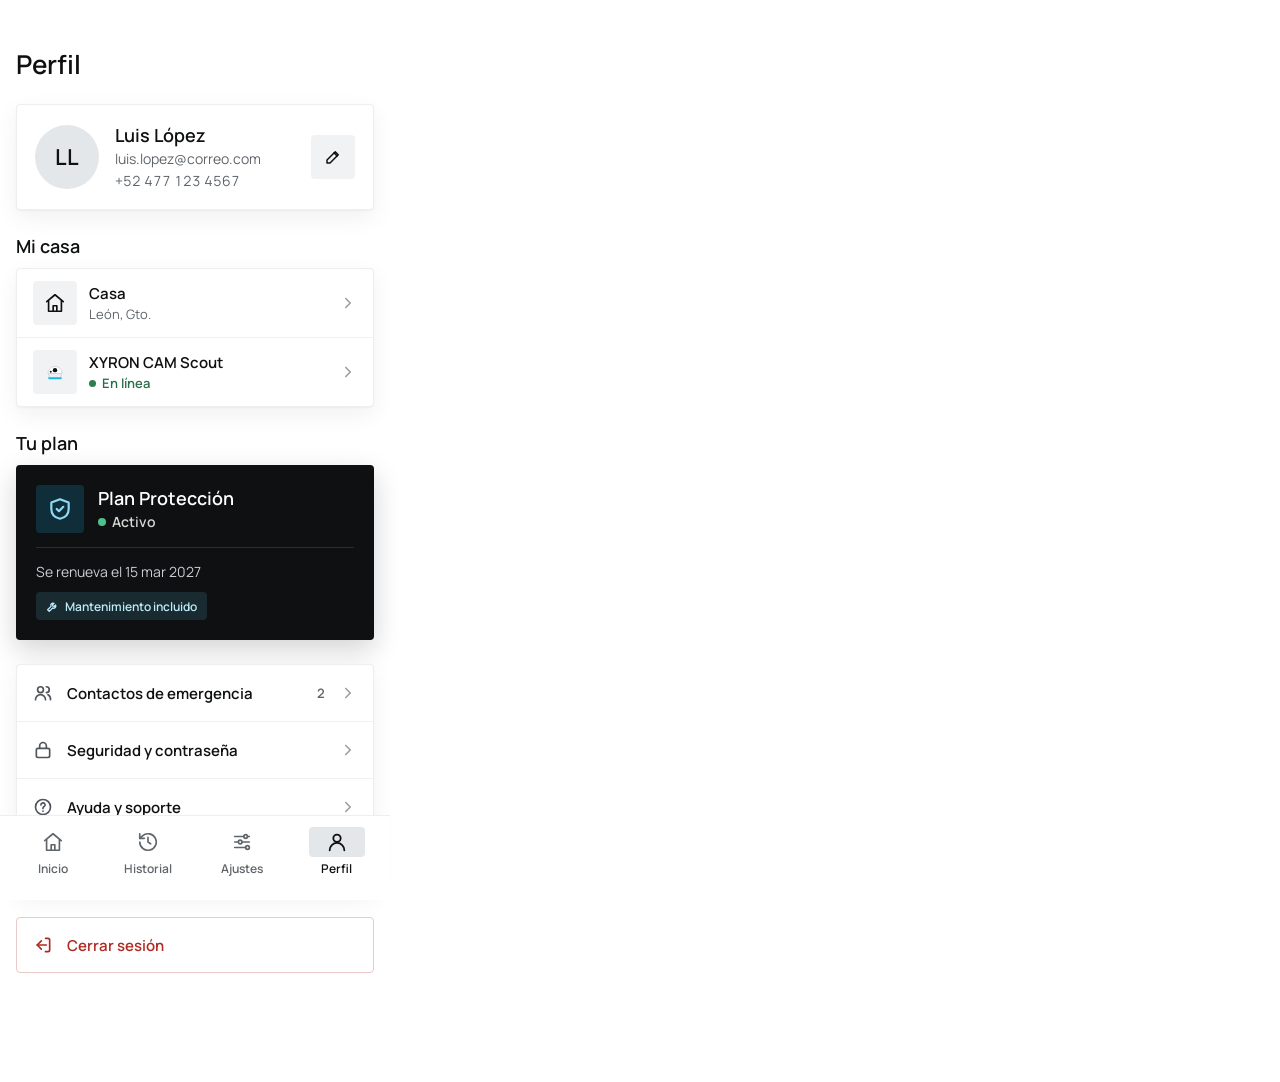
<file: screens/perfil.html>
<!DOCTYPE html>
<html lang="es">
<head>
  <meta charset="utf-8">
  <title>XYRON CAM · Perfil</title>
  <style>
    * { margin: 0; padding: 0; box-sizing: border-box; }
    body { background: #ffffff; display: flex; align-items: center; justify-content: center; min-height: 100vh; font-family: -apple-system, BlinkMacSystemFont, sans-serif; }
    #__bundler_loading { position: fixed; bottom: 20px; right: 20px; font: 13px/1.4 -apple-system, BlinkMacSystemFont, sans-serif; color: #666; background: #fff; padding: 8px 14px; border-radius: 8px; box-shadow: 0 1px 4px rgba(0,0,0,0.12); z-index: 10000; }
    #__bundler_thumbnail { position: fixed; inset: 0; width: 100%; height: 100%; display: flex; align-items: center; justify-content: center; background: #ffffff; z-index: 9999; }
    #__bundler_thumbnail svg { width: 100%; height: 100%; object-fit: contain; }
    #__bundler_placeholder { color: #999; font-size: 14px; }
  </style>
  <noscript>
    <style>#__bundler_loading { display: none; }</style>
    <div style="position:fixed;bottom:12px;left:12px;font:13px/1.4 -apple-system,BlinkMacSystemFont,sans-serif;color:#999;background:rgba(255,255,255,0.9);padding:6px 12px;border-radius:6px;box-shadow:0 1px 4px rgba(0,0,0,0.08);z-index:10000;">
      This page requires JavaScript to display.
    </div>
  </noscript>
</head>
<body>
  <div id="__bundler_placeholder">Loading XYRON CAM · Perfil...</div>
  <div id="__bundler_loading">Unpacking...</div>

  <script>
    
document.addEventListener('DOMContentLoaded', async function() {
  const loading = document.getElementById('__bundler_loading');
  function setStatus(msg) { if (loading) loading.textContent = msg; }

  const FONT_MIME = /^(font[/]|application[/](x-)?font-|application[/]vnd\.ms-fontobject)/i;
  const MIME_TOKEN = /^[\w.+-]+[/][\w.+-]+$/;
  function toBase64(bytes) {
    let bin = '';
    for (let i = 0; i < bytes.length; i += 0x8000) {
      bin += String.fromCharCode.apply(null, bytes.subarray(i, i + 0x8000));
    }
    return btoa(bin);
  }

  // Error sink persists across replaceWith since it's on window, not the DOM.
  window.addEventListener('error', function(e) {
    // Failed resource loads (CSP-blocked links, scripts, images) fire plain
    // events at the element — warn only; real JS errors carry message/error.
    if (!e.message && !e.error && e.target && e.target !== window) {
      console.warn('[bundle] resource failed to load:',
        e.target.tagName, String(e.target.src || e.target.href || ''));
      return;
    }
    var p = document.body || document.documentElement;
    var d = document.getElementById('__bundler_err') || p.appendChild(document.createElement('div'));
    d.id = '__bundler_err';
    d.style.cssText = 'position:fixed;bottom:12px;left:12px;right:12px;font:12px/1.4 ui-monospace,monospace;background:#2a1215;color:#ff8a80;padding:10px 14px;border-radius:8px;border:1px solid #5c2b2e;z-index:99999;white-space:pre-wrap;max-height:40vh;overflow:auto';
    d.textContent = (d.textContent ? d.textContent + String.fromCharCode(10) : '') +
      '[bundle] ' + (e.message || e.type) +
      (e.filename ? ' (' + e.filename.slice(0, 60) + ':' + e.lineno + ')' : '');
  }, true);

  try {
    const manifestEl = document.querySelector('script[type="__bundler/manifest"]');
    const templateEl = document.querySelector('script[type="__bundler/template"]');
    if (!manifestEl || !templateEl) {
      setStatus('Error: missing bundle data');
      console.error('[bundler] Missing script tags — manifestEl:', !!manifestEl, 'templateEl:', !!templateEl);
      return;
    }

    const manifest = JSON.parse(manifestEl.textContent);
    let template = JSON.parse(templateEl.textContent);

    // Nested page bundles (iframe targets). Each ships ONCE, in the ROOT
    // document's manifest; frame srcs carry an about:blank#<uuid> marker
    // instead of a substitutable uuid. Every document mints the blobs for
    // its OWN frames — from local text at the root, or text obtained from
    // its DIRECT parent over the relay protocol below — so each frame
    // navigation stays same-origin with its initiator and a deduped page
    // loads at any depth on any host, including a file:// download's
    // opaque origins (where a blob minted by one document cannot be
    // navigated to by another).
    const pageOrderEl = document.querySelector('script[type="__bundler/page_order"]');
    const pageOrder = pageOrderEl ? JSON.parse(pageOrderEl.textContent) : [];
    const pageSet = new Set(pageOrder);
    const pageTexts = {};

    // ── Nested-page text protocol (parent-chain relay) ──
    // Page bundles ship once, in the ROOT document's manifest. Every
    // document mints the blobs for its OWN frames, obtaining page text
    // through a strict parent-chain relay: a document only ever SENDS to
    // its direct parent (which, for every document the publisher's own
    // runtime minted, is another publisher document) and only ACCEPTS
    // text from that direct parent; requests from below are honored only
    // for the document's own child frames, and the ROOT never sends
    // upward at all. That last rule is load-bearing: the artifact host's
    // frame-ancestors allows claude.ai (and friends) to frame an
    // artifact, so window.top can be a FOREIGN document — a top-addressed
    // protocol would hand page uuids to that ancestor and accept forged
    // "page text" from it, minting attacker HTML as an artifact-origin
    // blob document. The chain never touches the ancestor: requests stop
    // at the root, replies are origin-addressed per hop (never '*' when
    // an origin exists), and both directions are origin-gated (on https
    // a foreign sender's origin can never equal this document's; in
    // opaque contexts — file:// — everything serializes as 'null', where
    // an embedded EXTERNAL frame still fails the gate by carrying its
    // own real origin, and a sandboxed child of such a frame is excluded
    // by the own-child-frames check plus uuid unguessability). Shape is
    // deny-by-default: one request form, one reply form, no error
    // replies.
    // window.origin is the SERIALIZED SECURITY origin ('null' in opaque
    // contexts such as a sandboxed preview iframe) — location.origin is
    // computed from the URL and stays 'https://…' even when the document
    // is sandboxed, which would misgate every opaque chain.
    const OWN_TARGET = /^https?:[/][/]/.test(window.origin || '')
      ? window.origin
      : '*';
    function trustedOrigin(e) {
      if (e.origin === window.origin) return true; // https chains; opaque==opaque
      // file:// trees: Chrome serializes the file document's origin as
      // 'file://' while the blob: documents it mints serialize as 'null',
      // so the two legitimate shapes can never string-match — accept the
      // pair in both directions. https origins never serialize as either,
      // and sender identity (own child frame / direct parent) is checked
      // separately.
      return (
        (e.origin === 'null' &&
          (window.origin === 'file://' ||
            window.location.protocol === 'file:')) ||
        (/^file:/.test(e.origin) && window.origin === 'null')
      );
    }
    // Non-empty only in the root document (nested bundles ship an empty
    // island), so it doubles as the root marker: the root answers from
    // local text and treats a miss as authoritative — never relaying to
    // its (possibly foreign) parent.
    const isPageRoot = pageOrder.length > 0;
    const blobUrls = {};
    const resourceBlobs = {};
    const UUID_SHAPE = /^[0-9a-f]{8}-[0-9a-f]{4}-[0-9a-f]{4}-[0-9a-f]{4}-[0-9a-f]{12}$/;
    const pendingFrames = {}; // uuid -> [{el, frag}] awaiting text for own frames
    const pendingRelays = {}; // uuid -> [childWindow] awaiting text to pass down
    function mountPage(el, frag, text) {
      const pageBlob = new Blob([text], { type: 'text/html' });
      const u = URL.createObjectURL(pageBlob);
      resourceBlobs[u] = pageBlob;
      el.src = u + frag;
    }
    function deliverPage(uuid, text) {
      const frames = pendingFrames[uuid];
      delete pendingFrames[uuid];
      if (frames) for (const f of frames) mountPage(f.el, f.frag, text);
      const relays = pendingRelays[uuid];
      delete pendingRelays[uuid];
      if (relays) {
        for (const cw of relays) {
          try { cw.postMessage({ __bundler_page: uuid, __bundler_text: text }, OWN_TARGET); } catch (err) { /* gone */ }
        }
      }
    }
    function ownFrameWindows() {
      const out = [];
      for (const f of Array.from(document.querySelectorAll('iframe'))) {
        try { if (f.contentWindow) out.push(f.contentWindow); } catch (err) { /* detached */ }
      }
      return out;
    }
    window.addEventListener('message', function (e) {
      const d = e.data;
      if (!d || typeof d !== 'object' || !e.source) return;
      // Origin gate first; the structural checks below (own-child-frames
      // for requests, direct-parent + solicited-uuid for replies, the
      // root's never-relay rule) are what hold in fully opaque chains
      // where origin strings can't discriminate — a sandboxed root's
      // FOREIGN wrapper still fails all three even though both serialize
      // as real-vs-'null' rather than matching.
      if (!trustedOrigin(e)) return;
      if (typeof d.__bundler_need === 'string' && UUID_SHAPE.test(d.__bundler_need)) {
        // Requests are honored only for this document's own child frames.
        if (ownFrameWindows().indexOf(e.source) < 0) return;
        const uuid = d.__bundler_need;
        const text = pageTexts[uuid];
        if (typeof text === 'string') {
          try { e.source.postMessage({ __bundler_page: uuid, __bundler_text: text }, OWN_TARGET); } catch (err) { /* gone */ }
          return;
        }
        if (isPageRoot || window.parent === window) return; // authoritative miss
        const waiting = pendingRelays[uuid];
        if (waiting) {
          if (waiting.indexOf(e.source) < 0) waiting.push(e.source);
          return;
        }
        // Never-answered uuids would otherwise accumulate forever under a
        // request spray; past the cap (far above any real page count) new
        // relays are dropped rather than remembered.
        if (Object.keys(pendingRelays).length >= 128) return;
        pendingRelays[uuid] = [e.source];
        window.parent.postMessage({ __bundler_need: uuid }, OWN_TARGET);
      } else if (
        typeof d.__bundler_page === 'string' &&
        UUID_SHAPE.test(d.__bundler_page) &&
        typeof d.__bundler_text === 'string'
      ) {
        // The shape test is load-bearing beyond tidiness: the solicited
        // check below uses the in operator, which matches prototype keys
        // ('__proto__', 'constructor') — an unshaped key would reach
        // deliverPage and throw, painting the error banner.
        // Text is accepted only from the direct parent — the document
        // that minted this one.
        if (e.source !== window.parent || window.parent === window) return;
        if (!(d.__bundler_page in pendingFrames) && !(d.__bundler_page in pendingRelays)) return;
        deliverPage(d.__bundler_page, d.__bundler_text);
      }
    });

    const uuids = Object.keys(manifest);
    setStatus('Unpacking ' + uuids.length + ' assets...');

    await Promise.all(uuids.map(async (uuid) => {
      const entry = manifest[uuid];
      try {
        const binaryStr = atob(entry.data);
        const bytes = new Uint8Array(binaryStr.length);
        for (let i = 0; i < binaryStr.length; i++) bytes[i] = binaryStr.charCodeAt(i);

        let finalBytes = bytes;
        if (entry.compressed) {
          if (typeof DecompressionStream !== 'undefined') {
            const ds = new DecompressionStream('gzip');
            const writer = ds.writable.getWriter();
            const reader = ds.readable.getReader();
            writer.write(bytes);
            writer.close();
            const chunks = [];
            let totalLen = 0;
            while (true) {
              const { done, value } = await reader.read();
              if (done) break;
              chunks.push(value);
              totalLen += value.length;
            }
            finalBytes = new Uint8Array(totalLen);
            let offset = 0;
            for (const chunk of chunks) { finalBytes.set(chunk, offset); offset += chunk.length; }
          } else {
            console.warn('DecompressionStream not available, asset ' + uuid + ' may not render');
          }
        }

        if (pageSet.has(uuid)) {
          pageTexts[uuid] = new TextDecoder().decode(finalBytes);
          return;
        }
        if (FONT_MIME.test(entry.mime) && MIME_TOKEN.test(entry.mime)) {
          // Strict artifact hosts allow font-src data: but not blob:.
          blobUrls[uuid] = 'data:' + entry.mime + ';base64,' +
            (entry.compressed ? toBase64(finalBytes) : entry.data);
        } else {
          const blob = new Blob([finalBytes], { type: entry.mime });
          blobUrls[uuid] = URL.createObjectURL(blob);
          resourceBlobs[blobUrls[uuid]] = blob;
        }
      } catch (err) {
        console.error('Failed to decode asset ' + uuid + ':', err);
        const blob = new Blob([], { type: entry.mime });
        blobUrls[uuid] = URL.createObjectURL(blob);
        resourceBlobs[blobUrls[uuid]] = blob;
      }
    }));

    const extResEl = document.querySelector('script[type="__bundler/ext_resources"]');
    const extResources = extResEl ? JSON.parse(extResEl.textContent) : [];
    const resourceMap = {};
    for (const entry of extResources) {
      if (blobUrls[entry.uuid]) resourceMap[entry.id] = blobUrls[entry.uuid];
    }

    // Artifact-host CSP (connect-src 'self') refuses fetch() of blob: URLs —
    // consumers read these Blobs directly. Survives the swap like the error sink.
    window.__resourceBlobs = resourceBlobs;

    setStatus('Rendering...');
    // Page uuids have no blob here — they ride inside about:blank#<uuid>
    // frame markers the pass below resolves after the swap.
    for (const uuid of uuids) {
      if (pageSet.has(uuid)) continue;
      template = template.split(uuid).join(blobUrls[uuid]);
    }

    // Strip integrity + crossorigin — blob URLs from a file:// document inherit
    // a null origin, so crossorigin forces a CORS fetch that SRI then rejects.
    // The manifest bytes are ours; SRI protects against CDN compromise, not this.
    // appifacts: only on tags now pointing at OUR blob: URLs. A reference the
    // bundler left live-fetched (an absolute x-import, a runtime dependency it
    // could not embed, an authored external script) keeps the pin it was
    // written with: that fetch is exactly what SRI protects. (A crossorigin
    // on a parent whose child carries the blob — <video crossorigin><source>
    // — is left alone too; the attribute is then the author's to drop.)
    template = template.replace(/<[a-z][^>]*>/gi, (tag) => /\s(?:src|href|srcset|poster|data|xlink:href)="blob:/i.test(tag) ? tag.replace(/\s+integrity="[^"]*"/gi, '').replace(/\s+crossorigin="[^"]*"/gi, '') : tag);

    const resourceScript = '<script>window.__resources = ' +
      JSON.stringify(resourceMap).replace(/<\//g, '<\\/') +
      ';</' + 'script>';
    // Inject after <head> so the DOCTYPE stays first; prepending the script
    // would push the parser into quirks mode. DOMParser always emits a <head>
    // (synthesizing one if the source HTML omitted it) but may carry
    // attributes through, so match the full opening tag. slice() rather than
    // replace() keeps us clear of $-pattern substitution in resourceScript.
    const headOpen = template.match(/<head[^>]*>/i);
    if (headOpen) {
      const i = headOpen.index + headOpen[0].length;
      template = template.slice(0, i) + resourceScript + template.slice(i);
    }

    // Parse the template and swap the root element. Scripts inserted via
    // DOMParser/replaceWith are inert per spec — re-create each with
    // createElement so they execute, awaiting onload for src scripts to
    // preserve ordering (React before ReactDOM before Babel before text/babel).
    const doc = new DOMParser().parseFromString(template, 'text/html');
    document.documentElement.replaceWith(doc.documentElement);

    // Resolve page-frame markers: mint this document's own blob for each
    // framed page — from local text when this is the root, otherwise by
    // asking the direct parent over the relay protocol above. An
    // unanswered request leaves the frame on about:blank, the same
    // degraded state as a refused embed.
    {
      const MARKER = /^about:blank#([0-9a-f]{8}-[0-9a-f]{4}-[0-9a-f]{4}-[0-9a-f]{4}-[0-9a-f]{12})(#.*)?$/;
      const needed = [];
      for (const el of Array.from(document.querySelectorAll('iframe'))) {
        const m = MARKER.exec(el.getAttribute('src') || '');
        if (!m) continue;
        const text = pageTexts[m[1]];
        if (typeof text === 'string') {
          mountPage(el, m[2] || '', text);
        } else if (window.parent !== window && !isPageRoot) {
          const had = pendingFrames[m[1]];
          (pendingFrames[m[1]] = had || []).push({ el: el, frag: m[2] || '' });
          if (!had) needed.push(m[1]);
        }
      }
      for (const uuid of needed) {
        window.parent.postMessage({ __bundler_need: uuid }, OWN_TARGET);
      }
    }

    const dead = Array.from(document.scripts);
    for (const old of dead) {
      const s = document.createElement('script');
      for (const a of old.attributes) s.setAttribute(a.name, a.value);
      s.textContent = old.textContent;
      // text/babel scripts with a src: read and inline. transformScriptTags
      // does XHR against the src, but blob:null/ from a file:// origin is
      // silently dropped. Inlining makes it a plain inline babel script,
      // which transformScriptTags handles unconditionally.
      if ((s.type === 'text/babel' || s.type === 'text/jsx') && s.src) {
        const pre = resourceBlobs[s.src.split('#')[0]];
        s.textContent = pre ? await pre.text() : await (await fetch(s.src)).text();
        s.removeAttribute('src');
      }
      const p = s.src ? new Promise(function(r) { s.onload = s.onerror = r; }) : null;
      old.replaceWith(s);
      if (p) await p;
    }
    // Babel standalone auto-transforms type=text/babel on DOMContentLoaded,
    // which fired before we swapped the document. Trigger manually if present.
    if (window.Babel && typeof window.Babel.transformScriptTags === 'function') {
      window.Babel.transformScriptTags();
    }
  } catch (err) {
    setStatus('Error unpacking: ' + err.message);
    console.error('Bundle unpack error:', err);
  }
});

  </script>

  <script type="__bundler/manifest">
{"0e1a5424-ae3c-4c9f-afbc-92f019ff3b3a":{"mime":"text/javascript","compressed":true,"data":"[base64]/n1uV1Cl5kcbcHXgeIierZVQ4F5y8G3+mMfcTOklz+r5gC1rwe3zOicdxjikiJ7mT5g4PL7goWdG8mtMiGmc0aPVwzPJJOq3M822Rcv17GWUVDegGBXyYjwjFH+pOz6E3fr+gbOLkLeKW9/Mxy9ww77huAE0GkyqPecpy542HVjHLS+5wcpvmCbv1L2gU80E68Voc8VnBbp2c3jpnRcEKz63hGzh2eyctBYijZZRmMEbnnnIXDQrKqyJ3+MZ88QN/4JMv353/06++fHf+lx+GpXhBPM/3fY7IyRsP+XFBI07PMjqnOZcVNki4x/UIc8L9Pypa3F/SjMYcxnLXTWIXiZHmSH0lr7JsIN+gu2+UcZEu+DCJeNRN4q58HLkIrxYFW5RBgRcFXab0NmAb8q1HQ39K+QvOi3Rcceq54kXR1EVhCN/S01txOl9kEadB7qd5TovvP5y/wZ/LgLbb1Of0jp+ynNOcr9eui3e/Vq8Kb0z68Bhm6YXBVTn8/WR0gMKTQ5/e0djjfz7zLCr56zyhd+8mnnt8CL2cSGBRQki3v17TYxhqQu/29FAQ7pdZGlNPtenkw97Iz2g+5TNMES4JIMXLd+fvo6KkhYf8Bfx4VbD5JS/SfOpx7MK0D2d8nrnon65EamCTwUqU/8tKFAD/st0uH4C//Y0a/t8C+CX2qw5la/iGeQEeNoOMcicf8OJ+lZMfLt+9lTDwONrEEY9nq794fyPWb7226AMTZMpdr18URXTvp6X46+XoL8eiVz7HBaH+I1XZbqvO6yJivhLWhbJHRlabwYQVnuysdNjEUYTzht6XHkWoHPZGLULcR2677bFhOSJ0WI4M7OXw7HcYUlgTsuawCwvm7wXOC3ASsUIKqAmNWUI/Xrw+ZfMFy4FG5Bq4G/lJL/fLRZZyzz10kb9gCw+t1+4FY9xFfkEXWRRT7/DKT+IrH1Dx0Vr+DR8dYtc1bQVxesfJp/9zHMfxy7gr3pyxLKHFahzFN9OCVXkSxCxjRXee3nlp7pTFdIzjqihozk+hwvn635gXUV4uIihDA9Gd44xZkdAi6C/unJJlaeL8RTfPen/WT7eIkrQqg6PF3WDM7rpl+iXNp4GqHLO7AVvSYpKx22CWJgnNN+L1/9zQ+0kRzWnplHG3nKU5XfX+bU2uu2BlCgsS9Hu9f8MgNvBjbwtVL3sGgALMYCfzgkbzNJ9uAxH/ecs057RYwK95WpZpPl2ZTxU0i3i6pAYIf3s1nv0pFMXLgdXg708mCMZ0wgr6Tyel3wP6DtQoePxYD8pMNxqXLKs4HaR5SXnQGyyY6KdLlzTnZZCzfB8osjSnUdGdAm7ARvmml9ApLqbjyDvqf4X7/W/w11/hHnKOnv1bFT/9Ch8dPcNH/T72v3mGnCdf/XvfC8+f/BvtfhCwjgZPAVEASQZRns4jMQGNXE7ff1o6NCqpk+aTNE85/QcQzvmsG8/SLPHyzjdAibYaoP95Dfb2vNPM9L+qZ/YA6P8ZTdjsIzFdCvzVahElCQzx6eLO+XpxN5iwnAf9/uLusO8/daq0O2c5KxdRTLH5pQck0fkvxvLVNmG5ZUXSHRc0ugnEv10oqIe4uy2TtFxk0X2Q5oBx3XHG4pvBbZrwWXBE54MZTaczHvTpfJsI6XEuacHTOMq6UZZO8wDO5u6Ycc7mAwumEg+fPcP6f/8JGuyQUdGqh+E//9k/ppI7BEB3UJW06JaCWRFrvg8eVV7QkmVLmqxglbqTaJ5m98EDaySaiB3jf/2Mzv/Rmj14GPxtDOxv99CE0JPFnaFCCgF7zpPFXT3tGSu5+BuVGlO3qXPdOGPTNN5uZqgaZ4sAUDujEy5+fOkKDjM46j/96unXT54//Wowj+66EqWe9+LZ9tieL+6cfg9WtQbAv8a9Xu+op5b0X5PJRO2do7+1d5rweLq4G9zOUk67olGwKGj3togW+yixnPbhgXOewoRL5/3F67cfrr99cXn25vXbs+vTy0sQLKPFojy8pWMnofFNt+TRlHbp3YIVHOTiq+qo13/q3FC6cMaMz9So4MXyPo8dkLgyS6J2CjqN0rx0IikxOyWnC985OJTn/JwmaeQsijTnzkr19Z8FCNErZx4V0zQPnJ7/LJ4PnI2qFtItxY6Qap2VI2lBmpdpQgMnWrI0qRv/C0bCGMfml3Ni0MRZOYoGOFHFWf3WAXYODM2Gn9GE08IM0JEDlqdyN0o+VyUPHHoHIrDTvaXjm5R3H25iegGkSAq26E7SjNMicGCVnFY6B2BHudXZX7Y0fZoToJtQoH1O95tvykafVouqkIeF4/d6/fIv+ks5lc27MatyHjj9B7qdpFnWnTNYDcCQv+gWKDRgGaeBU1R5Doeh3a8gBunWeHv7BitXD/79hF9y4sI5i8csuV9pSg+Hv8Kq3saghv5xovHCbr9xayH/s1C4SO6fktxfRHyWR3MqxACQkCzmPXx0mPqcltz7wkEaQSAmUCGKfrx443F/HJUgLqzXUhpQXTUlBpA2KKqFjy9C+ICeVP0eqWNLpHO4Jby8FhMgCYsr0GJo2Z2SNyCtiCnQvSL2Gw9hRj5zL8cZi8UioAH351Fx84ryeEYTjyHM/ZJykFHeRnMqC6KELbgQvBOPgTSuNDHX13AkgV6sXK8n0IWnO/[base64]/m1czpnzd4bIvwUjpDYF2L5OeXRer3aaGjNiVUR+sPpKAT9aFRlfDBvEQI03+m1295kOB2ROdLbZ7LBQ+tNI/[base64]/[base64]/++pvfFd8dWX0tkM6ElgFXxq663WxZySibKQrkYvybtdUilG127IR0Y1aADo+pB2J6cQVSlJ6Ai35kHZ18XpdP7VAv9biBqGp3lUI1B9pXtGBxnzo+Uh1ERYdiY0dl7hasyhlBIrZArTlGwtNLNUtb27m3J+L04jyrX0MQCwID/0hLP4IM4EEGp4A5gE7zvUzLGk+ZGJ0vqu7h0NNTox1+qj+0nq9p/zw96ukcyhHUepRFKQI/WEpR9Ah/U5ZD2JjVkN9eOhKPChJH6eEdfpymKkZZrtdnvQGYlXyYarfKa1V18UjwL+y28WlxD/B6w/STge2d9mCMjVCfRwKIlnPCqcIqdFnALy005fj1ROTi1MI6vwLccu4G0dzmnVd/AsX3Nol5Z4bOdF4XDhjZ5ykzjhhzrhw4pRTB9gvJ6GZk0xyh86d1AFZ52acgPRy4/zhlE4ZzRdOOY+yzCkXUS6MfjfC9sfyqVNWY6esFk7lwAhux4WrlcSOixDOOVkp6R7GVkS3Sth3sbTq6VLx5GIO/G5dCE8u5sA/1IXw5GI+YazuVDy5mBd1SeFibr0Fr8ysTlwcRwvBjesy9exucGGsmGBfPct5kdLSU0VUPeYcUG7heUOO8xEiJ8Mc8xFC+A8b8FnGbl9VWXYZF5TmTiSETJDWXrG4KsWv91l078QzGt9Q0FbnvGBZ6ahDAf7SwknSEgCU6B/v05hXBX2dqx+6/ILOGafQI4hcYMKdv2U/R1kKXKQjtUNOyun8MmYL6mSMLZx5lfF0kVFnXnGaODk7Z0mVUSevX2QLmjsg6ZSvhS7KKWiUvJMG4T+qtKCJU9AlBTbZKaHnxClpNM9oWTpyvWnSRIyfOVmxPM7S+CZwWX4KP1zM8ngW5VMqisQvKEvzRcWh6DX8gJKyGs9TUXQpfkHZDb1P2G0OhT/S+5fsNlel1UKVfVyokkVBy1IVvoffUD5nVUl1D+fwoPsQNbIXUS77EaUUlBSm4gyeTF1GoyU1dW/gCeomsPBQLDAASsZZJfr4NqvE2wmrxhk1sHkpHmsIAWd9x+c0rwSY5OM5zSvz5TmzPnzO5HdFDSgKTQ2wjHWNBLGskFBWOhgNk/fyUUNF1Uq4qDoJGVWjR6Hq9DhUrYGcqjawU/UGeqrewE/Vx1Ee08xqcCoKrBZ6rqpez1bXyvnqSjnjKeOm+wXsK2jyHePmE6IQWmas3NP0DSv3tOWsimcljwrxxQ/wdAlPpo7miak5yxNTriEoKjT8RE09e1FXzz0poqn51MsimpovQY36EJSr78hStRSyXK0D1JhFgBqzAlCjgQsVGrJGKWIG8EKXmFGYNmoopoUaj6k36ppGq9e6VEDCqFY0AE0B9LbBjzj55IXB8PcT9/Fo7Q5/d0cH7vrx8PfHo4PH6OAT/l6S6gs6PbtbeO6xd9eVapl1EqtfyHM7j3jHRYcnLnanqYswk92Sq6vyQHcqHlTPa+KFLXgeuo9HaD38/YSM4Gs/Nr/mHbe63W54soa/w6ur8urqcnQQdrut8AStvWNPmurXQrBewyaPChqtecoziryQwCuHJyPkdhjvuCfIq/s4vro6vLp6YjUSLg0naH08jLpfXnT/Oxr+LmsOdnvS8/wvJ4ekMcd6it5ViTzoa9QZiu6MKDg6gMFdlQcEHU5r6e+HhrMFJSfU2Iz/y7FXYIZLRE6AUZLicFgErPNLp6xNy+JDh1OckhO363ZSn7M37Ba2Wkk9hGr/F/PKjxx7FIu+cYrISWGE7ZAGLMw9hjppkIMYWfO2v0otFam7+Z5jL8cUF4icuMduh3aKjntyfAi/3BMXYbvx4fGMZnPKvatyfYIOpyl2j0ExJwof9XdaXx3Kqqvy4ES2PjTNZd8CdLWqYZhjOqr9BSx+BNk9N1HtMERuJ++4arVhsdUqu4/6bofu81r6CHDYgelhV647OpwKqCBYSs4+LhZmJeoufuPKx4P7giiUQqXkdrtCXjkUHclllVImN/K88MbiwETHZfkqYxHXIqk7EU+D2ltpB0OoxBC6hSFqjoe/e1IvvZ6zL+t5uWaoq76foxBezIO8nkPZwNyG0oeCTZNrxmbgolo6pFJ1AD5BgdSyFce9XWnM0kEYRUg+ZDvQClnw0WNoZF4oQOSRLxgRzXLzaLpzGdGoPLhaXa284VV5dTnqhOhqc7W5Kg8eSYHJFuiG/ZGRLsjJO68AKV0sZJrHWZXQ0nNXq3rG4Akl4XC4+4nDKbI6o5JvVhu+3Q+hd4bC0HUDhvzPLM0919XTApWbhZQ/[base64]/NFGRweJrG1+kAr/[base64]/1G6/[base64]/ZHPj0k+QKzTMXZYPmQjnBJZL42sQFbKuufUDCIjXt6FmkNoJX5pLFpQr/SXOPWXeAI/wccPZwhnEmFiTlZpHgz9p0e4h/u4P8Kg2BhKN62v4TnN30GJbKHKoJdg6B89w34fw5/+CLtQ2E1zt9GbLGUVdxud6saqxu58gxNgneJqnMbdMf2S0uLKuyoPvG44vEr8UQddlQf4nxdcoUeHab0vJmqh5dqabdxTK9jXBX2LcvAa08Baok5w6c5Z28OMg7cSsGZR+e4292KOOQpjPuSjQJIOYTXTr0WCJtRGx0SzgNoQs2WA/MNT5rRi2B8Jw6N5PoLT1G7wBBpkdYOnI9HbUIi1OBv5oHu997a2GLKGZprifJ+48IfNUx/3wl7AT/phP7D4buhExNrgYoRZbZp5csBxSp4ceLTLUbfEGel3y26KY/LkIMcR1BTdHHVjnJB+N+5G+JosyYnnZQfLTooOlp0SHSxxJQuTg2UngsIYCiei8MkBND06kI3FZpwSZkx0S9IbLI+/Hixr29yYXHtT1GUApPOIz/xoXHpjdNyn3ecaKJU31Yt1QybwYDe+UY2lwWbaJePDmw18bU56+JJIkxCM4rI7P4GWAwSfPGbhnEyDSzLFU+LNO5fo8GhgfVDs2Qys5B6YyQ+ufGEsDwM67HZGoTCZS7XKv4VEkuIKGv/LG/a630TdyWj1ZLM2v59av59bv7/eiFe/I4cPfsTWzCyopxaWUCmrq91Sk28T3JDXZUZQ73h5l6ODmvvSYSmA1DULl5KMyy3BAJn1Qyk9UNrtDBmHmHR4NGqKC3hCsp1CeLEihEzW61a1Xrcmuocp+VlvnhR2F1YPmXiodR0J96ao41Xr9cTsiuK4H/IgV2d6TKp60JF5kIOO2+1IQ2FOvRhEuwj+oRqzEsKU7P0dwtekNA/wetJuX7fbiTpMCCHX2sXAAIIptvM7AEBpHsTE6/cmxi5ZKUrgTfEckZMpVA7nIyTZqClxXbNt5qQ3mB/rXgZzaU+fdkg1nI/w/DjZGswlSaBiSa7hz1g4evSuEiWbXaL1ulmyRINph4xDgOdlsAwS7plFuTQrsoTlMLCfbrZXwSDpzyrQb7WNdXWTxNYMKLwTG1oIGh4/6NOn6BD+qd+ZU92vptsT6AUz+JsDAsfkxOrkDy8+PHr2DB3APz5n6jP95+AClwgtt3eE3Z5wuCrqJXq6XjPrKXwaPBGELCPuv+o1iUlvEB+ng7jTQVmHlN7PXjGMR2EIXtnM/KK1qtPifCbW9D3NohyTp6HRTynxB3SvHYoCoxby/cMpCsPhyNQLzvd1Dkda/7ktqz/aBtcQrNLD0UAazFt9hfipLsuIYE8NT7oCL8EgVqGc0YZNhhCL6Ec64KwcCRoUCwku7kJzd72OtZABIjRfZG7Npyo/Cjdhc7d2T6PUixGuSOt6vb72QfWiVIkgxFCvEFwfi6MMfP1GICCbJzS4brerdttrvhf+xL1r4WqFAkb1T9Rup5Jjlfod+Y7U8MgmeEo52FfeexHaIHGIJCQWBMAWyn9B7baXkI9QKhR8vxiHI4TFIGapcmwH/wQSDTQENttdSfUHCPcrprhpf1HSKmGnoAoxX3iOcCTdpEw/eUtDMrH0fF3wSGlJMGsLCXg2NL8aFWkklA3JrjbCRcjMDyHjJ5HU+hmUqF+wBG6zxYQVoh4UK69YYdXuqINQQn7mw2S0XsNjJ5GHhqWc7ujZP9kehrTAw1lX44JQFAmrc7vdirZUn+12i/psDk6DHCiThPXQVab7U9WhcDFs9UZATVq9Gtz66xF8xG23/xCsppc81G9iOqr7qOsAvUaakorowO8E3ong13rxaRkwDJh0CRESGb6ZfCii+AZCNIFpTKNMDTsoN4JbmdlqHR1jAKofOgHNTgGexqBgZAuhTYTgElBN5lLxI0ILhNJRtVMhCPAGGOtAtwTKowUnnJzsGglCHuxR7+dSvZ9vq/drst4MZ675GcX9h0KdGPCWoE6Gu+FWxCYPtGOcCfw1goFtAxgWmO2zxiA0k/qpBfcKgfx0WIxIrR9ohntqIZcq2aImudMtiVZ7P2/73xoVLxrQOjCaCGuWcsPqDbxar+BlaJX5OUvoh/sFIPpbllD/7M3Z+dnbD9dv3708a7cz0FZsxwIrCozV2Vd0OsiyTjkxKB0yX+hJocsSpV6MNsijvlK0IsMpfq4LsThtPS/[base64]/3raxVgELqo41713E4+mEk6R0FTNOPCD5siyPtQsoz6t1GRe+6wjsAZOW6n0VWN6B03cNxObjMo46YdRgD/Z+A1QLMrd/O2AUvbKZSg3m43mjguEkHvARDfmgTkf8fYZazaLzxIwfCqiKawV/Hqht4H5Qact5UtTGK9UNR5WbtvRPd0oOUQsJGltQ97bSZnABoTiPmW3YYvPBc89Vz5nQybY1W4usm4OqeOM3Q3ONVKisBQFzAMhbBQe7Y/WEpY0YXz9m9/rA7iczfYXa0cYcAXX+24zmbjosCbco/tq3NyEGsc3YEO4pIu6jRxotKh8wW/d6U+FgUA7bQU7muaPsZoW9kZw+B31yXb4BgFAGDoy2hNY0LcMWMZjXJXIsTfmbm70WQyRmhjI+r9Fll/7/GtxAtZWnIRNu+C/WO7NipFHfjyuZgRw7FvtxNcox3+KqKfxLs9F/d7QHUllQRt5YND0BidYUmTV5KPpV5WByU0oJvA9o53cDMh7KQXyiZMENzMU4r4YDgKvEQfyVPuxfixJHEOjIO4jztp57Frkp/kTgTdON7jjlqjpAMe1jghQ1CY7VvcaIMTueOucdWI5fB9P8PDYhRc40fSA7ra1OEWuz1VG1zKnpSs7U1wjOdILnO9zrd/uc5CFHp4oXcWcBll4IRECgmq8L1XSC24WUm9WCnOcKwXKyLUqwlIROqwE9ZuZ9sL1W57EWFeihCO9m6T2Mw/wdeInCTia9cIKY18DYHljrWrOUEh4gkbZbM81jFhCgOBEQSPuJ1X8Z4a62Ur0cqezCZansRsp15HNO3pXldpLSgza8HUWjRY8NRiuTcEhGjrgIWtF2+tXIQlVI0mSMD8Gl9fW7z79TVfZK+ToIBiVvJLGFRQhnPulSKKR7GSFrM6wVNgVtM6MmnqRYJPmchT/71M9LKaG6Z4XjPF7bZiWqOyTKe5V+G5JYtUw8mIzLUGJzZKKa/ytdGcxBJlJniKyMlETHOKxF7NfbNkwA5U9h46+8s9ZN7tgsd2d5qxcZR1hStyvbP+5LV9+Kfx0t2LHPAdVxi7/slQwMVlB82KeN/nFXaoAZSEqRMxZPtN0mBtKrUYUQ7L2qgVuC7OyJicHF753ufybs3LO+Rdhet/rR8Z4+wYhe7n8s4N3M+lK0Lx/myzRP/7ZklIZDZLpDbLNYlb6rhVB0Bz/1T1/pmo/XNnb5854QbHdGhSb71utcD80sxIpG3qodxwALdLwrZ4QtgQpUHg1qXUn44tKecGpJwSjUnuZyxKzu44LfIo8zLvBuEbPNYBeEvijfFNvZNvyRhaLMit5C8AIRSHcFsb/baGA40W+jSC/vBt3eOCLD2KxwjPyGK9XnoF/L4nrdl6fSkZlUWY+4p30uP8TmCll+IFCnYqvRTPED4jCVCSxBsbSoLvyHUoKNHtFrcD5Kd7pxw8NJoEMRZLH5yt1yaZhfa2Kd3Nphax7/XmPiWXoVlb5xNsoU9OLOQ8ERsRpbmzWgkO8Og5sIaKF5zLmIWPF29KJypozStG3BG8kQOyxADyTTiRkwnv4gyau7vzlwnYBBDeQph0ffZ6YvJ3oQRHcIuFNnNmYScWyRiC041ZzDtgkSHUFt/htyh4qxDjgtyFq00goSkTXJ2D/rSm1af4LdDqSoicp9JRSZOr9bpZANnA5JqKwA5dL4nUltPhS/LWGwsUf2kxAd45afUQPm0eAy/NMfDy4WPgAr+0joGL4emIvARl4nm7fQN8BajtLi3eol7r/w24gr/YC99TFJzqA2heH0AX9QE0lwfQKX6LyMmp2Etv4QCye3nh3eMLhAL51zqHLreEyzhjOQWZ3mv1bBUIA+KwFYj9Iss898BFSDoRWApvE/zGdkin3Qwi1nKhnq5lUKPzUAqeZ0++7htrAngssGMdgTlgnQ4qiFccHz9DnaJD/XgWFacsoS/Aa2XdM35K6oWO67sdrzg5OelZlo4nz6UC4K5WCypvRUfsdUf7qTtsIZPsgbu6CgKCjbyMSkc6LjrLNKHMiaokZc3goBtK3CBn3HM7oLP5hY+UUygGmR+5+JqTw+6qh482OhjZjkXujg4O7/[base64]/dAOObIay+hkNd+V/jGEIOBOkMrwZFW40T9GblgQYf+cR3fgpA4x26Jm4ErXPzg6mDg68g5JMe109viXvKW2Hhb07IL3UZSeK82g2uQD11KTXGyx/qony5tcKM2K9brwr6+T+LSECBITflwX1u4JhS8oFSTWFIdBSk6GKWbAz+p0tUJj6KVohAbMj8vyA73jhIeCLASWET0l2qo7SLtdR0QF65Vlw1TgWavR8/siZUXK771sJzQ7JnvGkKFB3G4z0MPrCtDBIPxQr9BYHiN1e7SpuQpwAhKsa7bdLeggrcPuXEHeso3oOjcE43jAfZX6ilhLfc+1N4ncUEpy8mqvCyaEJuEcSXKwtqm0G8oWgvxc5ErxhV5EZWXxKCg8IMhHZaK4lQroX2h003CX/ECtTLvamVLnr1QhPMYHCyyakgmHfERuAHbeABTKEiFpjZBgmkDk5IKKiBcV9d/QD4JbpIGP4ZqK2tdSq3QFgJ4/FZrhgUSiWwmiwoAoXa9v5bwLSNwip4HwPfdS3O8dwctWJpKMlJ6lGT5ZZWD7PqdegWMEuUDq1XmztZ3+zA6+Rxe1qzGprSlG7mq3W3dUqfhheZv5aG4oUqrVpohXblkp09o0mW2bJmOtQwFbYw7SqMdCd+12LtUGRR0vDt21NulCCU60mhNy12jrqhSQPtSWFa/CUjlhFCSCK512oi3ZppA8++WWf8NwjG/k/[base64]/lS4a+Ga99m7IXJL9Wq8lny2TL+iAVekmWG2wbgES/VB2tmugluXBR/21EZkJvwI1m3sSU1WFZ2hwr9Xb3lz1OCL3aCPSvVzXIL0kqtlfD9o2I6ta6caz4ChYDuZ+QSfk2rvEY+k+jbAoMj5XLzyK54AESi8utRVjsQ9uQJstyO17Svo9vOTkSa+H31FprFcbfsnDOvHIknf7QD6FfO4Glnnw5Y6rlSbP8phQGmzLhchTJjGw7a/yWnm9sVrFBCQELYoU8tAoPYRGZkjvFUAScuKt5rQsoykN3lEvAU09jqSvv9yJ6QTMQoOoRQgTfE2EubDc4EyOplyvPfDiwDAcpFUyq3LGboGL1nz7ypgOCkHFIzixM09lmyr0iReJws0GjynkdMskrL9X+8PYsIUw8j2xnHHPbFe370NffJ/bmdbgGPw+9EXHnhTZvhCx6VdWvBz08sHjs7TErkrxjfWzyGnn4tWmLpJqZlC4z9JS5qWCJNKrzaakXGbjkiwDVMvG7bb1ADYGyt9A0sq6NfAmMf0o8px5f/Juo9nGaD5epsk5WLQ8tGoUqpbcLv4lzbKPkO5ANpf2w5+jrPQ0MFebzaaG/GsrMk2k5n+lajz35amYhotdqdmAwDFdItL0u5h3Pv2fRgPtU2vy3DWTLbXbpgKt16Z88Al5X/AX/KYRL/exdkQwrilmPxivdUEQuHFpYOQEMlDV4WugELeb5n/SVDi6q+3eIsavsf72luqDytRMDCQnyKqzJ+8SIOSP+FK5/cSzgs1puKqVitw6oXSEnDyyu7IxHOqbYP8b1hL+11rBH8MX3o+Yg2JHqnouha8n9xVRsGD8ypOOirzWPuXY2McCqjRRhU7xBv71I+Ll67ULWRfx897izkVW4Bm4g4YeD7nwWRAsilRk1TZGOaZVU7Fq6cfcjkdDVyQU1wORnI1Usq5kGldtHcAqCaTMyi/jhLFQxgR8g9Pwv97DX5IZZV2siWW6kXp6O00X3U7eP6iD000oMMxc08h5mv8iRqgdLfA8zb+Xg5RXN8hBWougTgyichyag+ONhwY/Smrm0DtO86R0Ct9soQaFQ6uyWtACbryIiqnwbShrisYmE3c/MRGkh00mBGitIXc1quyhNXAA6AYtQnbfggReqtvQ9xQZffgb6CHKZXeiqJihYI6N3KZPm2TXc9hYMrH0JlPZZDyR/VDA968hHGkQR/ZJoUyzdUFZjRvPOaVJqQHu4la/0dhSF2/XbauTt+snUZrRRBFjGaW3XfmxpIVUcT/[base64]/hGmPs2NjDMl8BFPFqvv4hwT9GXWEXBkl5rkFQaSzxkVtdCLsmxNsoNXjXqDOYQGS0qJl1tT7na+43ooQ/sjrHZ8meqxPfm2i9psTusBjDBpc6r9qxrZda12l7XSgOohuKXfVDc1I0UWye+jRNNGWWV2i/grrlVKPxAQVjZwMJaXctVXclJBJHtKJEYR4nrhqOESJ462Vh0Wp/Fk802o9pAnO1B4Uq7GEcNJVkESX2jwd6JXcPHK7Vfzf6egIgCZGLiX18vO/0NwglMtKAxy+NUsZiebSDYXmGwD6gd3hipRbGFQC2c3q/X6xaEIRFCvqzXULKLgrChl7TYrvuZFu02sKJ/gYcGYxFS/IIarE3+UXMb+vvPvYd3zmaH7CV4G+w1gba/TFq9zf7zf3fvmLTBNdlGg4dGXnelhh1tD3ubGCoiHkkX47rLxV/s9yYkzcvWMSJSg+5Mhy8yzbrth0z/709uh4AnaCMDHP6kCzPhP+vkARZIeFbvXyGtTq4XCf//I93e1TOsF20MY/Cnu1O7S7gdL/IbvMwWc98VeUSkNjPyP5cPtvtcSjngmmx3+B21+cqaJhqHjoo06zVxXK+vhTrsWhPch5qtNhvd14RYEkWipJJKSW86lCuwoLGlUW18QhDsDZ6SrawH0EZlQESh/RRI9eS0dp2x4V6r1kBdNFW6oakxvjXa2pyctjyDn0n/myPHRTsCG5wiljtM0hHLY+7vcDf4hfcKK3nSmr05oPYukZIw3Tgt4iqLCke6xMDpPAYP0z3bHP3zke1IgdaNIrX8t8MfbH8ZS5k8aPU26P9nttv9bqT2V/WzfQriVmQRMTPtyf80go3RdM/30Fr7EJf0eK7U/3O8JJGsEXzSer3NXgkqeilO/Tlu8jS2BkrsJUVtxtvUZozwssmmNd4VPNt4D882NjzbeJtnG9dxt5pUWkIVabW2ydN63aBCZptsy2Ok1dp6Ez+Mkd4y3EJKIGUbvGy3/x5uLrdwj/nvCwaeJQVeySBTseMbe3qDBeJ4l6JUKLk/eCV2FSmBYB0XM2QU0TtJWTJb2ZsKKh8LTDXx4FHdODGa/SGudq4u0GriP7nBoNq+wYCrL+5eZNCs2brPAOdgF3zhlVhyoIpZjjcGERJfuekJM1GMU6G9jsG1JNGhheK6hiDDtd7TqAUgZrBO+Gj7Su1cm/FtxsYlpiQP86HRFv3LhRxMJr2Gdkiy8RreC2mdNu1bSkzeozjJ/c9lQrN0Wfg55Yf5Yn4okmT9p/+1/8TvH1bzRBbAJk4qMVB/nsJrLv6FErecRU++ftp9+d39m7sX95//6E2+uXy/+JkuXz5/Pf3CT19l+fmr5+yXw19/+m4+oZ3X5X+//vDHWfqyiL+/OX/z4+vnk/Tbw/+6+I+/Na5uwuY7Y4PCfeP7uR7f9MN3d7MvR/3s5+9+e3seJz+8u/+j1z9Lpr3Ps/wwPjrKy7vezf0f73sf7qKfn/3yc1Jeft+fXL78OHn22w+f+y5+9Ffj+884GtPsEACfRODn9p+v/KNv/N6hKDeD+r4e1Lz39Y9pkr79402y+OGPN3988+y7wzdn6dc/LT9nh3cff8uyJz+9fnO/OGc/PX/2Eyt++ObNki+OLn797btvX33u31s31fzatFLvXroCEXIhtVKx6J2hzO62bbUIV2URB8UmEH85htCcKbhLBLm0uNwJNXTLTm3oiyT8zRjoeny/2flS9vlHtP4rLNG7caXtNqj+m1Gn/qNH8icx1xZb+Q7tO3u4pWkvpJOh2jq+K8UrKjvXjD0lEHWqtzcVs73h5FkPv+DkCX1aT+nHhm+jbZqjpJFGS1VhthsBWErGXC3Xt4Aomh6+L9g8Lal2tZXJO0zyHG3Urciv3iOKv6+dRaSboXpbBw4Y2/xDsbAqfyIazP2yiEkF/+LKNwsv7OHmiVg1eO7HBSvLd0U6TXPiRjnL7yFBNhjVfcj7HCWCKE88WSCOIzLFZig7l93M0QZhuvmTw0T6HJhZyQNlIkA0NwlGBrkgxhOluNP8QZpP2Ja6TLtPBw6MVmTqm2DXczuViI8yBn29JlGWeUNIpCICAELgJ3aWC0/DcKdwpC4zsk6sMfkBRq6jYMOxvvlIXpKkL0a6UX5bNz672b36+vsPH947budGsIJVabq7UZ1t4Poj0c/[base64]/b7Uvxo4EEx27ltttqzaEW2ptrqOq0T0sbVfS3daa6Mamkb9yk5lwB5cYQCSV9HcZ4KuG1Xj/OmVp/BzZd4riPOxMI4fRmURk4jzsN5xXtdIQd6eX9d8GvN1cFphhAP2dccWcWQZioY5Q6cgQu3vL2mCCDqdEySjNxKeN+nJ3/Fa5eIuz6zocZ1dEo86rkzif5oBHeIc7K7Uw67uaTwyDzKnc+KXolij/54t6URlLDyJNBIEzAutLR4RBFkCSAJ1paeAmSc85ugV6TO0AhPDduNNMwrkrO5uqULBWSBb95PykKgiskcsYouaESuKudbiBexHTfnZyQF7yWUvdE7dcLJKG1A/oKYVcGdsNpGUEgN8TLSgjLGyvdzgveceelW7v+UP4hncNtFd4c33C0GeyUWIJXY1fd6TO1JaFpNtYesExQOAm8CNBD3niv0d+Aqj7kfoPYubHdeqNP8sZGnjc2Mgyg3d77ad1uMtCpt+a+wrjhZBSG9hjSifebd2leuRShnE0+dk+OiaXcxrLTPdt5WW/npeI3pu12a+9o2+2/gwTb2xO2pujNobK7vTszLR15IaAM888Tx94qJhLcMUveyAwAV3Eei5YnkCIgyp0qv8nZba6/KbbaxErx8QAZ1unJQkmJQkXggkI2UBQRkpfCtlVysjh5MqyYpSDWv2SYVpBAXihxDgXXltQs5Ab7isx94oU53iH0Ry2HJO/cN6nP7fPOareTbxdEgh8ocf3JnQnSm2T0buPHLGuUDOCfbpIWVAwDrkKu5vnGnxZpYhrCw8aP4pW4cxpuXZ2XQSyuGNn4n+MV3CSbTu67+lp2UzXeqRJXAnfHlN9Smm/8SX8FAwj6Gz9n5axI8xtR0JW/g97Gh6uDZRn8CuCfjT+5fSbvjb6VzibPej0ofN4ofC4Lv2oUfiULv24Ufi0Ky35/Vd80DfeGi8Iju/BIFT6xC5+owqd24VNV+MwufKYKn9uFz2XhUc8qPOqpQvvrR+LrFSS+WomLvw0fHIhCuIlw4/NYVsoLwvVa5EwA0r6YWRZt/Gm0+Ho1jcTF0uKp3xOP/Z5+PpLPR/r5uXx+rp6PnornIzHleW9l7rP15/xr9dRVN1dDWf/ILpTdznn/eaNUdD4fm/dlHirVxbjuQpWrXsZ1L7pCdLRgZUGzPfduQ000Lnev2t7I9ICr5uXWz3r/3vhsliZ0tXVB+8Yfj9ndau9d6fAVkTxkFVdFyYpAPW78236vp7y8xNW+/rinvijvx3bxr5QcHsMlAVdjceHL1Ri4HriLRd1Gk1CI2LxOWHwNNxxDkWrohYHad2sZeGG95V3ddhD8OEzxb5S4/6IJTejYxT/BQ/8r+M/FPCfuvyY9SulzF1N4OKJH8dFzS6+T58qjy/bmUvKUUihorYNyoUjlnwzS9EIGMSv3eUW4r6VuRdx8MCiVlINwOKeDTMqESVTcuOt1JZP9Qi9hFai86Zc0KuLZ+6iI5nBHgWKHf07pbeibG31L0UjkhhcU3xXdu8h0Hso/gepe34Js8ffS9p02M4lVpM7zFmZ1bzQPeB5YBT/R4Dc6SBs3636q74e2bmd/tKo2m90boXdx+dMue6nOVnlzfYso+VCYSRtVsA34uZSXPBEfFLgQZnWtsAswy8XiBu1qgyHcTQOkwZuhVQV3osINiaTCMAgslkgGibqht7u8+7ORqRcgnbzIYbP/YmKpzP6L18GqtEeFkyIU7BnOTqaDrS4RTkPVyEMKlRHaKGBGSXIGt9u/Af4mp4XnKhnUxZVlAagEUoP7Dfz1AdwmX4eAukJGw7bohmILeNMa69frqUEpSEiXkSlM2PDWLbjLuqW7XRRsDOEnkVeC/GozScgMDmwrdXqPEYavQ/jWZTrO0nyqkzpUCnMgUCjcbSDz2e7PNRVxNk/jUmRblMypGF5dDgkSQQzaKq6NeQ9dVD0Xt1433sLzxhb7ge5DBnM/szfHl7Xma0lA7q7TlLl4DEa0Zbude0uVIU+Gv/QGN8c6Z+/gpk5bfUsmw5sR5IbQyd/wjIzb7da03b6x8vx2RU7zBazl5enF6/cf5A2xs+0QmXtdv3Y7MqJmN+vI7U5+DBHcpvRIdY8SxvcarGd7wKp1rlu5Xu9UrtcLlev1tpHr9ay5Ke/wBRo0xtRue2eNRWnU7t2tZ8jk1hRAevP67Y/uei1+n599ePEguBYddx+oxIUoAlYPgJBVXIbhPwA8USjhh+sR6WU/IztfLGimEr800/81Ur7gu90X9VDrPCf4Yp/55JxctNtnlpwoNkU5o5SLnWZXRZlIiwEJ98KL4Z02ueBT7fV2bltbzsMfvHNkMnuc6lm+fXgj3m5vfXXZqYvCt1s0e06TNBJ3D3Engkusg20IyBao3X7g1Qfao50K4Su/ryNZ8VB7hE+VllpqqF+Sk9XbBgK/3OzF2rdWDo3NnvrbZroJieMmymwpUPdGsE5nMpAYdqvXOluvzzQ5aRGyAMJ/BmtvzqXdvbzYSqyKRaCwd4/PHthv/3jTN0B3h1pE4uMuLWjsfeBJ/gFtaN5dreVy0AimGQ2ucQlezsCxvGTxOXAricWgnPI63ecwFxkNhICtfn+UFzwJN6Ic552nWztVtC8yiLc/HJq8FDrZEh/m3b68bEhxhN2+trV1nuqMEtxEbx5elfoSrCGFzAtUZ16g5uZ1fef5Y7fucqcjaNQSkf4DpF+4unLbbdrpQOy+MbuZd0La6Qf6oQYP5BhvZMiwouIh0WxRX5pe1Ccc3D5ejKTpTyg07ewFrOPxYdFRcMGFvExF57IgBMIn4Dsi0wAzJJ7JSa/XTEICUcJEi0GjhUzBUOykYCi3UzAUkJeiIJBGoNsP9SyCstOHXl3HtTdeSQSeFGig2sOHA8/KxVDAVT8FKbt9Cx+ty89yedmkgKd9i4+6fV7lHbGgW5LeoKyhW9bQhdwWpYAuQzovRFiq5A4ynhHOdw2WVANOZcJAjKTNSs9FhXWrucoRgXYyQjRbmMwQSN3lU6elKBFksCg7fTtENpMwhGj4FsBQCARZA15b/YCCfPsmL7QTwqwaHLauygOphYxy/[base64]/[base64]/xZ6vWaaYV7YN+tsX4y2QKFFXheQNQGCbiORkXWG7bWxLRfWV/[base64]/565zyiLzV0aDwgy5TeqsaiN/ElEIDnWa93W7NxPK323NvYVVAo8+lqFaBQpei/nNZu2uckpP/bf34rKC3AgynSF6aUm2lRZiILbqagSfvJY8yqgNWRAmZUk8OG3LgyMHc/3mUoZ6XowiV9uuAHPt4ge/t0OTp3v1Wj6XdlsOzbhqSw9U7zt6j92KcZCZ0A1WtFvhVXSE3Q6E/BLZYAMA7W69b901CjiDIe1ucAT3IvXQEBosQcGThvQWtXgBjBEorSIq3sEZ7uX+0+Izcgw84/YN46sd63UOdvqWWvyOvqTdTExNNWoScmUgjRRrsbEnhveU/D0oYTXAC51jlFtTaQPl4Ij0rZJYE55MMVDa7wAQsqxwNn9zAa3xB8An3EmnJncaOOyGR7Bnyn+GM6NVRkejLKNvCGZvMGPTSVOY25TNH7EeH5dm97+I7hLdBIXyX7vb4Lt0Z36W7bd+lO/Ds313TpTpZDX7VeCuvfZ1nbnjWRCzSat0HZ7bbP5SIU+6uka3UuQBGptD3n+iPnBNTNLwQosk5pBrdDiw4bwQWoNUdHE4ieyCoQrbV7gLcoDX3OZtOMyouNE7stAgAyT0QGEsI4DOx1Gdwva3mi+pDERLpanAggJm6KrvVOkN4LnaMkXdm0uVQtQN/aNHqbL2+3NNQZVhRoariKbjDiuQGFxvyLSgIz+t1ObdI912o0uXhc0OvL6xJ1rO8kXvXTA36eLekRZEmtCQz4zww20p9NJP5ePcB7lZ2CUfarHna3dvUTx8599a4Z/[base64]/pU5wbNzJL0FBO3wVhRrYtlURbX2lU1reStPpB7qFuecJDj2qHMoYgVQNE6uikIEKuF3eTolXakvfOgOEwAyfVMpQiJMM5XE1idQMJmdIl/BJapN3LnGFQTTFtKC5bkRkGR5CfpgAJVuej0Ylp+hvbRmlLqg+6mpu857Yi0gWezfjEgHW+VjNs3D9xFrf9197yRtbMhiP8VibDv3SEZ8IRnmO405tZru85Zg87vDM/Ku/zGPLIMtv3HbTGzPi+C4nRq923PzW9b51HK775BJfYPThphmzBe2KDXcob8iIl4U0NPk7ix8t35w8HF2hF2q/etxT/QkHr9Kv3B8U/15EFDe/3t9zLRZBAXsMG4bdwZzmUUqu04fRuj3uxO26RffRCMgvAksEpoKVFF+ckyz0j2deyON8gpf5zgcC4uKjznf3JUitEZA1EfMe34L4oKADeY/XlFdpBtGHkJ8b+36D3MYF06ZLqmpOdjgZ/30lgzBgHWazQtJNiEWpN4SILc24Ecbsd18eIol/[base64]/uPUf35oYU7c1xKoiMKHqxc1SKz+2coPqTH5rnoGjcPBt1y28Z44EVuRKT19zLzW5Bg9jkaoRQyEKwhpB24QvVYLzQ7MfunlD8iPi+1JHFCCuBJMj9rYN452DeabEZNHPuKw/gDGGL0qhN/yO9F4xGvfMLGiX3IuYUzlgdFRRmvgaEZ938teuX8vLduer6jYrvALjZb6MNHJYYSLekjotcqwC4yGsEET67gtTI2TorBGUHv3igEoGLwcAP0T4eGvzf/wPCoKBz+bAAAA=="},"732bc260-5847-410f-8928-cda415d9bc2a":{"mime":"text/javascript","compressed":true,"data":"H4sIAAAAAAAACq06+3PbNtK/66+gOR0dUcGMZDd3N6QRNXGU1m0ePjtpr9Xn0SxBUGREkQofthWJ//vNAnxANt3L3Hw/JAKBfWAXi8U+/Oz77wfG98aPccRFkgvjSgAvcCbDgb3JUr/kRZQm9jpK7M/5wJDw5+lmm0XLsDAsTow3wIWXpitqXCTcNiDxjajIDQiCKI6gELldo30Mo9zI0zLjwuCpL4woN2rOvlEmvsiMIhTGu4uPzbQRpCWSS3ABSby9OJ+9v54ZQRSLetrI0rQw/CgTvEizrZEGRqExKjIhcAPPBlZQJlIYi+z+VubCyIss4sXf3G6B03uyM1Pvs+CFyRgrthuRBoa436RZkQ+HJu4yiBLhm0ft6jr1y1hM760ajDhmQ1CjofCGQ/Vrw9qfqqE1N2tE84beE8fijO/3uYgDem9xWx4J21WEVMRCwWi3W7Jrxsa9BWQXBVZSxjFjDPb7Roxuo0AyUZRZYiCQC+y34RDmv93s9zA3f/wxKkQGRZqZN64C65MCpuAgdtUyvrOAelSQHe4NLWaTM3DlB0+TQtwXzFOfmQhy9rsalxsfCpExsd//u6P1h0V23dev/4+U/[base64]/Myy0RSVN2BpYAnRnZP0bPxRxL1JFHAY6kJgzKWhjzYalBVg5b8O7wutZk/uu4wHCpLYFItDW/G2Lbb4AaQBKrdYzuTmY7JxiY1HRycmFVzh74zR7i1TQxcWM/mzLl5tuxucLsJw5vDTUU68u918f/LFtUI0PamG7BMZIl26Hh2kV4XWZQsrdO/a8RfqZtF19RXIvCWLtqb5uUYQ2dkemkaC5COgBNQ9wXxQnY0cTWvQ0J2NFbGmd9FBQ/RR3HIhWHmch+mo76Scu2JzHQkvJcJWLlqoZbUqdE77dd0torAF5CoFdpu2Li1kAH1mW+FhAIzcbPrqWmbo8F7K6Rj4qwpB8snU0sw06S11oZDS7DuiHyg5nfDZyYZmc9MQl9ZvtSUafYdGlSEOIqOPxxa7yxf3mqWguVTMbKOfDyH/T4cDkMc4Y2Rp2SaDh6T/CBP8B4BIdSzN2UeWj4hdOKGbOyuNcGc9ch0TNQ/R2MkjR+I2diNz6D2IW48GpEdZzCPb1zlJtaj9xanMXHDEXtlcSlhQH1SNW4lYPie0L4XIJBsgAXKwQGhyO7I4gzsRNwXFiG2nybCJZxx+xbiUtCW42hE6AOerSvTjJyTIszSO8NjtfUCobMsSzPL/[base64]/f0CqHbEJbekxr6L/I5WTAyrEPQQcDq0OdDDWYUlVv6Md1UavDVDzyLnK9jrxO419UE4Z9YM+o75foO6oR1xw8G644zPhNn5VHE9evHgxoT6DOb/Buzo+e41OhRCcYB6FubhhPhWMq6sgvaEB2lu40Q5WaUpxnqKJODAf33Sws/pMdbiDsK8+3Pn4hqIMm3RjEdyWwFiG7HCBiVoSJcIYN1+ToivmozwuP1vVMobs5HuLjybkeEJjBvPwhgYsHE3oksE8UCK/eG3FVBASnPnDIX4taUymltTAkiIYE5SzgDhqLqZIR86FnYfQsEWtPh35gfqam6C9+q+780N3ladZcZH44v7Y68bNRcHYjk+5A3bkH3t25Hc6vkQdN/rx2MbKiFu/xp6rR+HqFnrAV2SGQI0gnp0XkBUfo7U4YyDXqLYF5tnifhNlgNwQiH6wvlCPaAK6iq1mJP/CTX3F9xi3h1o/Kkkb07KN9YWQkh2N6ZV1rSjterY/HH60/kW1/R2DzuRaKbBENl+HQwv5UQHWS0JfsuMJcd/ge670u3KLbLu7xHuBukrkFhpGyXBoHVnJAzlfeGS/h+HwKACLkNq+1ixp1Sijk55HaU12HZAKTwYrltibLEqzqNi+FbdCmb7P1o/[base64]/61utU1ST0vneLaXYHmb/IRGASuu3dZJlvsBhiEvq1b30t1qlJ6Mu+tRi+bk1Cf2uWmiSf/pvtovxdWiaF8J3HAcTRpKIi+VKKUrxJMy4+yaxaA6Qe5WTXAl2pEPa6eAxF1xrctSiehKloDKyOwCDPo2VCf2e7yr1DHRcp3kY7yqXJnKfrTZqIpHi4ntf0mUZ/oGKMnnrIcNjd96PHuRWQA/NuaEsbd4wCViLHuK4OJNPAwMhCGLeQReDFIsfgUJUjjBTjw65mEkY8NJSm/5oE3g29rGE/0KOqCKEO2+2Z5FAlQXd+TD/oPrLaWTeUTQ0fSf/RkWYaG+lcC/artpqIO+MPV96AvMhKrM6xX90YrIJqiMQt7Ci/LDPx4GSbhwRUVcOOcvlLoTWSTsbD4gp9y3Z1RUEVq+jAA7bDYsHRWFYLjsZ0scASWz2SpUL0lNQH9uz/no2eLenyIZFf2K7IIMkj1KCacw/zltqANiIL0mwNCRe6hfUC2El6p965V8C0eSn7LdOccO3bXwGiWKSq2udkDew1FIKeA1vXq24farN4fA6VdLhfMJvI8L/XwCa0fVxO5eNC8Zmn8on/DKxPjlzI5yoti2k3lJqhoh+DxwKyBkf/UFgJsN4Say6Ki/Va+FhOnuofEs3txUngNlqirxsOB221rp20cx4Kv4yjZDkc/uWyHeUXyaYsLkXiS+hvALK9KPGtPkBV6fsZlfqTUjcGTjQC9pyGgMNP+sl1ccRPykpAhikhMKgj+aOxjLM89pN1NKZA2lDBm15YxLE0VrXNSO7VU6FUAjJgudB3kYD1iVRdpt6n7nciz2EpzkNIEhGTXSHv/+Gs3PIMmHq3T1z1O7HTZK3g2Cf3gPEME5S8qKlYuhAHcJ/B+kTHpHILtlNuRN3c11G+gYKHInOWdKCvfFCVR6rPvULQ8zQJoqXzC71WZyYyZ7dYSFezWCgrLZO8QO+8aM3wso4znUm3+CkX2as45asoWbbrJ936e7zpcbtyqpH1447i827+bXrXTv/QTWdl8ntUhO2S/rSSXVNIq+tnE1U/O1E/p+rnB/Xz3FG5RZ0IO8BOqyaWX2HpPdu29QWrM7QV41XVbQeLQAcRRb2D1RM7UGZ86h7y9thK4+3pvOFp3vU9E+d1uO4chAEYsajcXYb6j/w2b4uqfIpdGNsXMWwpZ0258gB0fManYsQdQRzOhPtIzyrbOJ7o5c0Tx2cnzw8qns8dn03G/zj9xw+Tf56c6is/4MrshweK8dnz2WnlMz7yXWC7yHdew2hEmwTF8ehB0uMAbdMKh9PDxMfxaZt0OseTyuUvxNTSEmPG6Qcro0BondGqxAfkKMNi59eppeV/zlfMKTCb4ceCEEznNWK+zGOB0HK/f7PfW206StryFGiHyfEdjHuOkuzgMNnTkO4y2PSiKDMbrBpOmvd4ys5s2GzibR0INf2TB7ansV6KxpFcHpzA44d4pZtsmJax/0ckYt8JQLvV4ksp8uISoqTQSegKSpMiSkoxuxe8lEGJBvdIxxriBsq8H+tQnDdRlheNNt+nvuiRRaa7dCkKo/[base64]/aGfv9/KaiaRIf4mE1CVtmhwmRyt4boW3Ewla54Jjyy8I4F3hCYORRsozrPy8w6pReFci1OjgoHbYJwJ3L7Td1Bs9ycLl9WefirJRfZSY66F9dbl/LdP5d6gtWIMR1nTmzLX4tFtez86vZx8XF+4+zq/cv314vXn9YvP/wcfHperb4cLX448Onxe8Xb98uXs0Wby6uZq/ZoHC5jf33FRLgcZqImdo9e3imB733tkEKfRrT6dTJ5MdQGM3JG+syR5NuWxq1wqjhlYVsPWwgxz+ZMEcwMlGB6lGLwdpVtG5+Elm0XYktXTHVGw1Z0wjVW927Ry3ulRrRkLV9WeI+anf7Xbsbyal+LHZLZT520EmuW9uPV2RdMMDikN4wD/ob5jhtCSz2tsr15sGNFrzH03ge3Dg4SyrV6Hq6nx4Q0bXAudZPD8guZgPVSA9U6VIV8Mbu8ixwl6MRiedLvaG+xIa6Ri2u/nvT2pdp6KpuWIumVR3KK8AzAYU4r//G4eDdYx3RO6CL+nx+wy6b8+D7BCeKMBPgn0sfMqaXda1KhbHnaZKX6+ZrUZ+MoqWmlnHqQfwe1qJOd8FuSGgbuUXGarMOVO1tthv6DDqhmtvzZzvzBuSf7bDHHu7POovCrYDsP2FVAToX19K4EsHjdPcwe0fgutZ2AA2P/8TgHuhA9fQc5ZKi/DfsMjZ7f+dyWVf7SyIvgS42sI1T8J1d3XJyjie0bio5UNFFlESFkykeWMRjh5H7Q5JfoflbCp6uN5AJp7sJqhXkSVIq3msrFQ+oeuwXuytjuPoHFtMw/tED7IN1Rb99AVvHWOZtxN0rg7FsPIkOKiGqGr3H2HtxFZwFDeJr4ZVLabMPOLfrgcgy4T8E6Sd/AC2ZDCSVWRAIXnyDbApQl+zC76nEHOBc+FYLvN5gfTa6FT9D4sfi0SvTi/8AqYZtSCa5yJDEN8vwAEMX5i1s07L4Zko6uE7m3VPGfoiOYDralfBLLrJvUkoNe6iL/pv/EDHQDv5hMbkfR5ViW5u83iZ8dl+ILIH4ukizbzvGR1iHe++70P2EOkhlV7ciyxHNnPzTPrUnZkXcQUUs4g7+A4hKO9r/KQAA"},"b852492d-df12-47b3-8bdc-d65f304a109d":{"mime":"text/javascript","compressed":true,"data":"H4sIAAAAAAAACtS9+3PbRrIw+jv/Cok3Fx+wGtGkXpYBT3gc2dk4sZ3Edl6ro0oNBgOAIglSICRZFrl/+63ueYOQ4t0956u6VS6LGAzm2dPT737yt7/1dv6281+zCRfVSuy8F4w3UFLDj/1sMR8s60V2zZvJohrMJ9XgctXbwW/OFsu7elKUzU7Io51vGRfpYjElO68rPthhVbYzaVY7LM8nswlrxGqgPvtYTlY7q8V1zcUOX2RiZ7LaUb1nO9dVJuqdphQ7b19/1MU7+eIamqvgBTTx5vXZq3cfXu3kk5lQxTv1YtHsZJNa8GZR3+0s8p3G6aiphYABPOmF+XWFkwmj+yd/6+28XWSiriaf653DwXAwXNZiJzy7XjWL+c4315NZFu2sYSy9vz3p/Z/rldhZNfWEN/8nse38TD6n0X1/kV4K3vQppc3dUizyHfFpuaibVRD0YVb5pBJZf9e8nS+y65kYf05DVY/U4up6Uouwj0vfj6K4r/twWpUtBYH8O2DzbCx/hud91VKfqCYuYGRx+DP9eb1eiVlOPqfhzwPc4pc/vqX3G6KeomgThbBepDUr/bgzD1l0ny/q8IbVOyntl02zXMVPnmBHl6vBoi6eZAu+eiLqelHvZwK2th6UzXw2nlQ3rJ6wqqH9PUY4HSX8OauL67momtVgJqqiKRO+txele7QfsLpYnV/Q/p6ooI1f3r8+W8yXi0pUTWi+OucXUVKL5rqu+m8n1SSfiEzC7g4OYOf/6e+xvX6yczNZTZqd/l6619/JFxK08uvZbGcuVitWiJ1FvQPbCuXVotqf68YycbMjqptJvaigR/wYP8T2VwjgLMsmsDpstlOK2TK/nu3csrqaVMVq0N/07OKlISNpdP9C/k3g717/jC2b61r0SRptTFVV5f6r9Jxd0DSBJWd0mLDnqV4ptrcX8WLAsiyESs7H6SXs0iQP/5ENOJvNwqwgLIrkOu0OE+eNcN+M4A2/HDRi1YSmeCcrYAy7w0ToH7q+7TK7hPESTjLsuLqezXYp5UEwpJTyAQCt7WV1O2l4GSpITqN7zlZix0J5LJ9Xd/N0MevHZtyyOF0sZoJV/XiSh5k3dN2rLuQDxrlYNqtv5CerhFE2aBZvFreiPmMrEUaDFSCXcEiODRxlrGH7cEJZEPQBYOVDkomcXc+a2Ezezl5sz55S2kvXa+fM27ObrtfOenn78sCE1IqphZTrdahHksqFOTIjo5SqsmNVtjNZvWPvwjSSxSft4vV69HW62d7WP/QoiSA5KaJ7QA7tVaUH0OF6fSj/HGH3smLT1JP0uhHv2FzQrKNwtWRcUCHfzK9XzS8r8VO9WIq6uaNcFi/VMzbCZBmsg+5lxapJM/ksfnn/huayqBbzxY14NV82dx+aelIVtLCT+iqzuwVoTND3g5KtfrytdM9hGo3fn6cXMWyAsxFiPIT/sfc4W693wwNzHqP1ur8ASOml58OLIOj/CA/we73uV/L3CMrf6d+RuAxhGIJkURCEnEIvEcnWawVAYpxehim8UwV8zNTUXuhFDNMoZoOVaJwS0u/v8SiKRXtFx+xceMt5QU3LsHtyZuPdUdzvxzwOUyr87SJZuwQ3kDw+vlColgmn2I0EEhEEu4gexv1+DEMm2difyrsPYQY71TFFHkUOxmNcYTw1EAabIS9ie9UyjdBwVxnNiyBg53lxsV6z8/5//dekETVrFnX/QqOCjnuXjRlChYNtOYJTj+MAbhaTbAdmxUTU1Hf3TVkvbndewWURRsmGMzjHWXTPBA1Tmg1WDePTQVNP5mE0mOPbJ/9dhTt/C1mzE42jJ1EUBAAt63W/r05o/7+r/h4Te8wZhJD3xSQPd9l6zTW27fcTLgBlA6BziuMYLGuxZLX4AF1/rBkXyQPlVM4mgYlM8jCN4D/qUE6t2ZEfcc0HEuXZ0wQw1ywQAvoAfqs+uV+JJn64pU1Etimp9yKfCd4Egfox4Itq1dTXvInuYYhbxWFKzi8iteiVPO0ZrTbbFRk5v4ALWMxWAttK5f3ofAwfMlnqTMj5xJ9Cr/VlGG1sCUBqEGRB0F8henImWUmQsFSWoKposFrOJk0Iux+R3MCOW1pQodDR/oiUNDcPyeg5LYJg+JyWQSDOi4tdSvPz8iKJyv19pC6cGkmxv0/K/X3YbqcuDnu0S2mxXsOfMrrPFjuTPFTVyfDrcr32PoDxTynCK5QParGcMS7C/g5rdipxu9Mn+LMfJWyQTVbLGUO8FATTwaTis+tMrML+c1Ytqrv54nr1dR+w4ZRObUvuS+I1EukrfWe6uS0nMxHaKUabtBZsutls8knFZrO7ezgmI/LQQeDq6IWMsrHXy3rNBhWbi7jfj8aAC6K41+/bk5kjMaYucDZoWKHub3M3w0fyYpe38+jEedN/wz7f9fWbQ/fNh+vVEvgi8/ZZ19s3k1WjawwlZXUg/4zMCBgF/CFR9O4oIkw1OOqoMKgFMGdevc52hvDeJ5r6fYdoyoSHs33sPMnDTuyrK3Vugbw48dutY2W/1OQnU/vwTapH923NCiDy+3JaZ+bFT4u6YTNVLIQprhfAetbqRW5efEDmEFjKftLDd4V9p3dNflRuvcAN28AkthAgiwwcffWVLFOTKIpYA6i/Mv2zRdWIT00/2usPzhbV6npuBlw6H/3JZb1Hvv6pXtxMMvP1RMSSCWQKJJC6dj5P2HodMpr6TaZqq/p9wmgfSetx/9tFfcvq7L3IQ2TYon7slPXNQVYAdykMpNPWfAECiCLX0nEaZxoggT57K+YLNfqPLIZv/1yyu9mCZTj2PyfVpMHLTnM+ImRhGulLgEf3m40DpRaWCzzkejmgu6TXceQPNI3eP2O81CCgj22YfvnWjYb2o39960anehwvRXmX1awRWQv4vbOvzzxrrzazm9kafPjFW4vdPX3gDFok6TM5/pHUaLH/frHQX2ok2v8Ii9DGrJkwzNCphSVKczF2T2/cl4dY7t6BbvLHPF/xWohKt3uwjRLkuT8YmePNF0vdksHjbWxgULiPDVT/x2ZKNeOTqnjL6qnd09hF8aOnPqo/Mij/Acyaavz4wHF9GLPaL7vPxi/MuQANIrtvMfPysbqep6I2AgDZlXqynHTsYwONJ23xI7fOpNg6qfZmH1SLDLmaKAj6k2p5jci3JTIIgrDPS8Gn6eJTX7K8/Zplk0UfeX6HKykdrID9juWHMIX+DZtdiz7hVNHMhWgcDvSlWPF6smxA7GPJVCRNNCWdRiSj/f4eO08vEqT7t7nYB4SOPAi6YIDDIB56tRKNZpexHskpFibdND+wRPd8UeWT4rpm6UzEu0NS+DS/2i8hiWpg3KMN8fgCBsQzzDHJbSXCos0meqxfUQGqxF75wD5s9D1yX4jmV1j/jtFkOITWWzOODVk1iyWcv+mkKtzP2eBP3FJ8J2rawxOTiZloxA7s0WbjgOFPyLC2voHrstUKgpADUpeFIpp2mZUUaWj2PkWQSK1wSTKA6UBPPYwSyQ71+wkLgjBTIMoGCkbH/aa+BhSYs9lK9GM2wOajhNHM3McgnRqH6UAvWcgioPxiV4j0s5wrMOVhJzhmC47i3LH+EUu+M0KE0yVB84lF58ZmA8abyY14NRPQENxQ6SK7Uxd4Gtl6WGwHOVUMtF4mtQh6oq/C+w1AlsIsZ/KtGidRpRJoVFnvxn1SzcWSMuFjHrPBn7c1Wy5F/aFhjRgA7TFhM9XyxtnzaeEOTVLL6cDtEwQofgnJqOzKzGRsftmqqrOE019YqOvjuMfqb8yBM/NGSu/9ocYZUQVy/pwAPVIvZjORxT6mRHzroktZMm4NNfaG4mzSTK1E6myQqhsEKNYzCJakwKE4n6r9VU2o4/ALC1UvgEzlaKy8jwMDrO8kSqmU7qLIKgj68mrAjwHM8Mcu7fFI/QZ8wVE6sGPeYlkQhG6VKME6eLdep/MJ3jkZrJJYiUb1uy1XUxeIRmmbtI39dYXxHKeuBHBRvF3RBRxgsN0PcIXcClGUaBBUax0Eer98sMJ5+kV0d7ddy9mjeSEFs7jMD84HaJLHZ6AFPXY/d83a7lIKYhe5tru40PKIAr8gd0XPRz9rCX2S4hXQfW6x66TH1+vUhQuz0ylKOJxh0nTDqaSfE6SVJVzAM+33ndp26R5HGVutcHdphbO0GqR3kXgB9DxY3FaifqnQbwSUeyR3GUS63rD/Ygliv7oL8u1m3PG9TK1MHgixxRKKVwlKHe9Ter9JrDxsmIjnXKvBBCgMz/tf9ff4ubhA9RTU5HQI6kVXrSjoNuB8BfQTv9A4AH+vBAgHRbaLIurQK6MiIgIld7JczemDft3bHSqJIIcp/sJCHiUp4mIclhw8cwcPO8LOhRoDIJfoHp9Nn7vDRHYotjvcHRoMoKEWxNlQc7ICoidbr8OUQklkagQBXtm2CQfHVlaSbI41qwpRL65Xs7sPonldVaL+7uPbN5Er8JyHz0ZW4KavS+8O7LoleTmZZbWo4r8AK/c+rAr/qsZOEiNI4tG9vMBly0nauixd/O7Msj2bgwjJD85DHknJp4G5dtXDKEp6nPLz4cUmpXyj8COsMh5lTtPNQ5eoXA2EE2cTFt4U/VtqGyOrO5CjEgkVKXzX4CDntuER6aIegmDrzHYcWB7pfrLO0+wi8qW5p9kAZBAoiqiaRKLGh3cZblUJnw6kWgxqO7gqXKGqZiZXN4VmAtEwIX7y5Pb2dnB7iGYJB8Ph8AlUUVzjnDXlI9VHz56dPnnLmhL/e/um3+YqOz959uQT2Dr0N47af6FOlEOySg3Voy3AUo2vCtCfPTYZKvXU+aIWk6L60UgM0/HjzceO8qg29643RGBsNX/uKa/7qoN+zEG3aS4TW2Mo+eKMtxEui4Ig4+fsYhz2+3tppDRfcbrXX35ypOYrBUFwF6yau5kw6J+DpY/URLUb5+bml1YHkyoTn37Mw/7+fj8igtZFyEl6zi9IFiX9fLZguFTq3PDV6lssihKlh7QNExHFgO+pS40uLaaU/08uz9lFEPRCS89KHCTFJ4+h0hZKGR0+BbuM5AuQsIuodX+t1k6GsqltleiDzYJuu//nnwgqk+rheu2Bn8AlsHGGhJsXBF1d46v294B2nTW+smu8P0LsYTe1rwmzDpnUYLJqy/n7rKoWDYNm9z/[base64]/QSkD6sFw+cIBGe7WYJ6Z0dGzejuCBCmL9LqAenpimId4W37GB2OSErMS3N+uSM1vPTtuEhJptF9wenuKPkgRUrJ9HLAlsvZXTi7JMa+0uUgO9u41F9Jwaz5DoCrkGcB/gDYVfQDT7w+pXCkdfM9O42i5CNfr8OPnO4OybWglcefpI4An3DKoCs2YLNG1BVrBB7ZBFRWyLNHKTW/[base64]/cwei6uQgoBetb3dRdMZploBEclJdC2X1AXYtkliCT+UvaXAD7eNjkie4VrmLQl8UIQgJElWe+eVpktN8sJqks0lVbDqXFk61GiQMTgMap4Ba8qSHEKrXpgCDlNIMqJQDKqWEoID7hFORwHdmVqWUFuLLjIqEm5clLc3QYP8KOd9ST7+7+RxbeaD5HPt/qPn2/J8hYYcLYDYQN6h9/odqoQ530XKYbTflABW3d96AX9dAoEg7xDi1cPxNIQkmhOfEORsIkWfwtnWGz/RROdZHeL0+MafZ6BkldcDUCuoWE31mzgrneHhnFc0N9Hq5h9XhGi8N5XvGupVyZ2ywqM4W8/mk+XaSihq032h02PUi/IUTRpTYZXRwSikF1aJcM4UDRwenvrGD5XUQFbCvv/6aavNvaeU4PjyID0f74RVUeFJfrofReuioQLnLqAf7mhg31gUjpdvWzwe+nn/nqKWkP21r8kcnygbANHGo2jjRSu+DU6UMPz6RP45HWi8+PFCVDoZHqtbR8Jmqdjp6puudHJ6qiocHT09UzZPj40NVdXQ4Gj5VlQ9ODkZHqvbxwdHB6anu7Oj0+OmJ7u/[base64]/ikSKCnHGS15WEZxmAe0QNIgR61oycMcbI2RVoHW/inwbSG/KKK4XVcPOLMDVv2mQZBKBQS8D9MADA16oaBZsJ+RnKbBfkrE1zRfr0cn0kIaaZQ8UMARRRaF4JssOAKiJVtTHoxOQNTMBqJqWFXM1AqYviONrfR7pNRIGtAsGT5Pk4jTw9F+AwZPRNDR8+ecZGsKUg+o809tJ7GTOVIahaNanPbIsz0xoJDuHRwP9XHWp1if3f/fndh07/jV4f/gYd0fKZMhe0ZbR7J1ArsP3P6odc72XUeVRm2YQ361D1DWOkBwxsSn5aRGycnHyVwfMveIDp/n6tYrFBDlESkBiAoypWD6m2gJztQoUcMy4NF6jXBcBlkUQT26ugxLbYm9M32uRMA4AjWkNS2jJA/oP0tnZjdGKOIOLNg3C3Rsri289VnMArt4Y2cdndvrJUgLpJjgN578xp8/p6MEh/4bN0cyCMLfOD05skaKjlBA+P5y5xcEFFOHo6+59HTT0oqkZ4yorKkS1xIFf1JrmiYGDIyQ3N9GOiTeNtJhhDSHuBFVg5uYpOa4J2CeQh1+8fryYXQc/DNN/BIKBe3uk1b3ib+HAX40v26Ax34vmFvq4y8oS9tYS90A3nwMevOBNRk+54a7kDPmYD4/ev5cJOm5uKDDJIM/+6OEqb88oP/MHeD6JPz18Ee4Nv557VHqjjPbMWLWLBFBumbn2UXQw907zy7WoCKGjl0R8ytJuQZ0n2noGj1n46PnDD2RQmbvtmg8OoktdjiKHQucb4tOPN3PF/x6NamsiJJfrxbXTT/+lUmhgGS85NusZoWQEhJbMBMMJDG/ddQHk3yxuLH1ZQE0/3tH9eViAo27H+gi+OSSD6QtFThfyPLXWeS1UCwa9Yb74p3ZYrX1ZtrZnmtrwl15R8u5CDTsaGYE4AfXv+EJ6H06W4A6/scqTkm2mGMVsCmMOUFo/XC3asT8WyC444z0nIbinEiJLujL2KQS9So+FxcbY8+M0gCBglFb9HfQEQFXqk6D0/6aZnh22q1qVkUEAeLk1EjVgSBRSEl0IbQbRwpk4Cndgif14a+Mznj4KyP2G2L8OB14UtV/w+q/dVd3wElV/x2r/95d3QMnLTkwG51cou1imJMZDy/RnjHMI2U9bpvTK2Ba7QAxNRiveTJ1mp92NN9T7ZPdYYfX5XeOjeoiDfX++aykNgdLAYG7vqLoo4WMM0EJlNJQ0c9FyC3cwKViIJWmye1lyAbLerKoJ82ddf+O7j9dgmraGBlstLHSoRRcdTDgvrRqMFlZI3O/10OqOPyx14oG09dVvpAemLpv92OfYf/ddQBE5bepae0k7T3ccSSGVsKv1/YOlA/uESbbR4yAhyfx8EHkSd/vpZWPeZv0lBeauN3hrmmv8u4FbcFncJblaoxojw0sOX4eZvjaik+N8brg7v4qvEDcJeNkd5Skg1U5yZtQSzJ3HXrntdFh4HrC7mok6UiC7y7D6P4FuEtpPPIrC4Lf4aADMaTuDm0tQH+TL3/Dl7+1Xv4uX/6OL3/XLy/5IF/Urxgvw9dFlEy9R0ckrbhGd46aHPIBhbwAWywY85B8X4Q/FOTu0nMgrTT8DJ//Ycw87uc8/IPj/kYO8IyS1FZKUjDhkfDyBwe9CfdGAxJctwQlu9Fm46zcXKJIb8HmEg966zSXyA6YPHM+rVnBnIcpWEa7i5d6a5fKSaR0CBNg7gQ4/QNoQPL42OXmoHx9aBvAS+kPBsukxcDO4Uui7wp9X/mvguAPZmDRSs8dV3pJs30mOf17OmhqVq0wzELiPVFjAvyZjsg3wnxuFGufqSD+Jy5t9+I/6fDoCzvsuT06n2CQBq47vrMvPPH3mSzPyFec8IggNZdZs9Gby1AQE00A3EIXSzBdYAWTONzUVF+SNDiCm//5N5fm4gfFLe6sJg0UFswBrxgTI5BznF2GeZTk3mi1FD4I/LFqSbkW4Quabyzt0TFUidNMI3h2Pcsop9f7r5TqitFaAF5keFu6tyGTtyHqKQwIRor61KvCpSJH3pbAbcFVmfrNGJEvc1CvugW1veq/dBE6aqSe1COlj9+BbsepUg1pfPkVqME6dT5vOg2lOKu4sBYQrqaWzxYrYW0j0IVsLqprW7S8M7+vjXUDu/7kNZOlM/8Zib3MfVw1rG5swWLpsSFdXIl8lgpX83DDZhPT7lTcZY4eeSrulrVYrZzn66XHjri1scC+X7JVI+zDtV0W8I5q8Sj+iqpCt3FVZJsHMOAlWNWYErRJtg+Tz+bVSgj0GlJP0pRZPTWLa176/WORs9z47K33zWJ2PW/17z9JVfZkUfnFAA+v3R3gEJVHojmvB6fcGYlTer3MmF3gVIAJWzq7NtwfyxtRuwWyirf97muIyiO98vwRI/zoh5KtSv/1crHEc+fP239SEzMqi56FYh/AW9yx+DRp3GfFLduCLfZ47hg2WH75AYZawZT7jcsyP8hXrzh4Z1jgKApr+YSg4rZ4WwoLWDgEb5pY4s1LdejVUmWqnq/a6asQTH1tb/LyMowUpnopWnqit0Xra5bJLl5dthVC74ptJUVLBTE62WyXWOT5ozIWSg26TjNJvjOS0lcQzkTzDMDOUeWhMKl2/sHG/1B2q/E/PBtYkpsQDU5QJw4xPtgF3JTn7AJNjBIpTeX7Us2Y0VGSYfiC9JzvZ7Jqvp9dJBlUNuOjQoU0YmT0PBuP9rWTkkNj8czV60/F3RmYDMH5r+EXTICNlWJTFpGhJAdHh8ZcYXQYRTEYU4zUO1lmrMcOnoOgRNpAjJkrVc0y423nMh8/FbbYYYan6D5qA52EaSsa0Z8YewyDA6mAQH9Kxul1tWp0aCGMF6QCEDnMmI4XJD+ghXxS1/[base64]/GWyUhxPLoGq68br+5TtOZHK9bAA4V5OH9wCEvRb2arLz13pDJ6idZDLLALNvYY+2Ich2bnK1pGVOgQoD/[base64]/FkHwoVB2Vu0LDydgZ/C9tTH5ThuntIcvBd67fxdBoDYerga4Gkma0VeC/kNyIeS7FOyVlCnNlvG1oqY9O9PtpdgN0wFv6tkP4g7c/NisUb/momE/iDt0/lMVQFAtKyj+Cy6rIBg9l7+0EMecCShEo15/pWV8uEFeL+Zn6rYzVVzTHE30PbC7vxRB0J9iALh0MFtwNpNurbHcmr/YiF/dqATgj6MDEbi//TAEGnSN/Wk63t394fJcWqpexJ71aTreHXqH+40OEbn72nEkZ7S/gNBi2igb7jrtk52k6EimHwe8FqzRRuNhP5vc9COS+mHaGEQgRYs8eEc7404A+unAc78Vls+/LoC7T6nIILbdojqTBHzkyGxl/Dxxu/OdCG0NonkaJUgA2QeT2o17vEFiTmaIb0HVkm5cieBbXKHfYRg9l3jKHeLptRY3XKIOZltd8s4eMD0U6ogTnPn+AdTPAlxRFhyRk5b39heVjtinJ/OPIiJLThcqYqBt5B/abE1Romix5sb7C4I8C5faTwb00clvRZiSJdiGoV9BlNwW4dtL0MA7hPCllgsb5hzJuhBGTRacQguUkwWH4IB/MXSIZ6uRtqQcoRWHDnTWrM2EKsNqedPYB7wQ3IWVs3SuLHcfUC7Rqu3Kt987lc3p6kFXHVvY+vbDpefrxRS5jDYH6/XoCRSMnkDATSZlOCDKccDgipu+rxn+9MKDdgQ1NNEiO2MepuZ1ao+5lFar+BlTcbcC6VjmFUjxlxZyo62qh0+VNiUD5bn1xc20LFxQfp7JqCQ60mxKIATTLszqXFwQ0LzbwLMduoivCm06kSBGzCf1qjlDQ8sILnDnefvcsdJV2GNTCXBamorPUDWv5XfGyQWMiNked/k1PTUwyGdojZJ9bdbyHj6MOVnkOYQtSffZBqJjbFgsB6464YNKfGo+SHNPUAh5BdojYAPl1sdmw1X0xQ1OwBOCpqUPZUGQjplG8ywIWq47u6M4lYWpLZRtOB1GcV+JHVea6NHPMsgo3HysFtpL/Cd1C453d8MHX0IMmtEJxAPxrh9ehtYshlHpsURS+jMPoyTdmYAoqeKS1gY3s9ff1myuL5tERnuUe9vl+8Xl1v2GreJlDJ0OylrkNgAnV34XPALyyftESoalxLqHgwI1oPKN32zj7tfi3729dwA5OFc4PGHQLmlrLKNlrASreekVNWLmPV/X/vOSrVa3izqzhVHLHwXcODG+C9ZQ03+VTdAgx0FoHx1+A3YNPC4GiL9FBvuB9mIGTb8H/[base64]/iZd3uOedw6Gsn3QtMf36fr9feAFX7mIfrUZfT7tOuoytOeReOM3iOwx1nr6BJRZW7hqyrbgNNemLVRTdbGM9tnM2odRJLR3r2F8jhzQJ64YG7eyEdi4DzOLMwTB851uXzaRKTmQXDFwxrO3Hod1hzPpsjCHwRwOXJQ/YgMn2euqt1yOaqGXkXF5cC+tbic1OFysg2cKCXw/D71rCCKzCWb7jcJP28Fv7sAXal3kfHz/m8inU6a/h67oP1b9TuFF28Xn2XpHH6kHZ6JZaY4ljcg+NZENT4g9fhD6hRrvhQLCZeH4LFwAEGAr0XpNYxnpINo/[base64]/ucG0vNHgv5qH7XDLaPXgoBT6gidUtGWz/GW/MaLSnP+Vlwk5oaWISawEM/vB7DmU9u11//zzxQFx/0E42VI/FiWYM9DDjDQMsc0H5l7Vt8JHwqH6DefrelRlJRwkTOSeSlFVtrEaZedT7ILCDI0yTBeEi+MjZBrWLTFfSsT1F8ucZTAxL6DUPwo9SPyJ0A1WAvKg/qsFUIgbgWaMg6w63UKgwEJkxoUtLc1AOjK9/0vyw571DcojdG+KIJ+vnTthI9iQV/oEi2WE7T3DbBcYpBOqizUiBTOqImCv/sjkt5Wly7Xw1GZqgKpMpWhmEJUByTZ2EQZg1AKLMtQRPJGwSjmgbhXNqUQKRMI+MmNiMUGOK/O6hBm8Qsa/[base64]/1zqW1+5lTZbSRTOlPYrsOqnvmVFp/bNd51JTEqa0F+tJOaZKHB0jOyvAOrSn8lX1TtzHRljVHy/roMeMOz/ZqSiflljPGI7ZV/5klygPWWVP6m79hX2p55C6Da4o0pb97DV6WstJU/Z2V8ZT+4VWZQ9E//GFoc5YpZVPvhTJdmdLUL3/Ahk2pqKa0x6f/vmPJv2UW9i+b8DjmZFNalRs4pDNLJpIl3Z1BdhG5NHANk1s6G2vcMy5t3jHU18VlMtPMLbT1gmak0ajqBUjc6AvE4m9p44SZAdTUAJ4yF8HbIAgb+lbbod8GQfiW5jx8QW61cfrbIJhJ9qSB8rekiSLpNbtUCPwFfaFR2PD5zDI/JRJP07Akc63REREpPF6ndHidGWh0NvbuehpF9yy+L6lz3JTk3F1jFPcnU2oPaauSKsGbKQgg2N5nMAOYY/SKGdh3flSRmTgqFnVoJdDupOE8Wq/n59+zC4sn4cZZr0sgb4XltcVYxCGU+NE5x6XPyGr0L4WXsQr/BE3iXdw5qmahZW1TmpE5nY9xYAgLeu/mQRAuwXZ2HpH5LqXL9foYiuV+n+ifUTR3TFOnkjCeS5oB6O55dD8D9PWW6jg7bxD5JLfUD7yTvFAr3kdVR2uxt/eIRTNalQTb/Um+ki2TW6dItk1eUP15P1mqIMrTcRm/TsNplDSqpDeXRfMokbA2C9+SF3t9iS7JFAEuKTX7vExKf2lpk7yVBkOLNBQRReFlOFNN3UJTEjWTuYTdmW6qIbNWU0vyls6iZEnf4koGwTxK4/[base64]/u54z+dIkI8obRHy9xsqE7Ji+jwPTxjALlVpxsNRzAMYz+fInzmDP5OGdo1B9F978VYUHmTAKp1irdsCC4gSqljHroq17DG0ZLPyJnBPUHNoZ3EDghsOVAMER0SXQ5KVV00s0Na+/Lgy6nci1vWOQoIm62NRHfp/SGkR9Abl3zba9Rx/yH0x8E/T59wBFVXrrfYxg2nxbYMnFvUWqGvPoeo7MlGYCjXWJNhLTNpSGZ4zRyq3STwaY5vMNZClv7dwFH/RG7IkVAIUWPRhtn9p2UpCb6NHZbrWx99arKHvlG22pvffaLfKG/3GRMay3xwHyXjtFoCK0jO/uMYk+BHwQHB1KqrOzAur6TM4ySDADYMbzhyvAmCMLvQL/V8RGwqmy8PQzA1CwIvkPb1hTNm6I4/AejgrwStPdFlr1gADWMInLDQIibkYyB7PbG8ZPKGN4EV2WYgdfqQyRMxhwa5oZtIsLScSZt0ChLYxjhe9ebk6Hox1TQ5BRLqZiO0UyNR/[base64]/vZm1xMs6mtC6VeQ32JGWG7aCORwfHXii+KdjMO/ZMXkhpP9AkhGReyOxBJixlh42ECU3s3O5db7dMYx+MBezkTfiLGg9WGMiQw04MlCn6rwmM8bG4blx5lpLKJ+7mvffTuBA0UFqY2IKu2Y1WHaMNkYqHKoLglGrFNloEoX9gT+Iv0n/yVd84/A39zByyGfCUhPgM2mU929/Hm7D/lUrO0P9qbH7t4q/1Otvbg1B6KkklV03YSf3AjCmUXD+GSMQzKtLeHHrgMJuRk5fZikZPZUwAzJwHlqlAEn+lTUK+2jW/xn3/OzX51MVIJh2eo0bDeDYyEk8tbiaL65VecetCPUyYZCpOPQ2BjbDij4ybkXEzMrsJqdUPpnq51UYFQbq3t+kYS3eEzIUbW/T8JbtA2bATts+Nm+To/pWdV0o5sPXrNYdvZRqCrWCVu1QH6ja8FDcnh6tYlNLGQEYGcm4uBEYcmB4SmCFgNWuWBLYJ/vi6Jyt0WiZoD3JGfM+0VhRSCJtLRbL66ufo0P42P01QT2MQpW+xR8MnOreHj/wODz3c9547jgjs/JpfyJVz7OFSW+NekQmxG1/uRmKF4ddvU8zJokNFfhDnb9MLIv9IycXbdH8/cuIw3mna5G26t5eomqYFq8F1rTjfpX68IMybqjgNgHMMyrZrAtrx1MQz8i7UDOiHP+X9/LpCOJq9VS7Fv1RztpqKDNGOSvXonoUHP3y79ZmyPbrfkBwBPN9BiylxnoOqPL+QyUeoH4f7XxlW+nD97dFQG3dGOMDKNFLhTl25lg50S5tao71ww5Qbpf0kD7/XmwZHbito7QnEF+3dhd+D/v8u/EBcS+LrLeW/E7hcn+yz1lZ3hXHOQN3iTtweadDgtF6GVvMv0Co/Qm8JIa0f2jMYnhLMSLpe939R3ktONBuZnUVGLDDRjjK5vv4+R0A0PbRzoi78nVuveZosU2pWN4E1ZHINP+hCG1PHOZ6PLCrMcytI7AlEk+XgiKL2YwnZEL98qJSRm/BDRG7C7yMiRxnFUAL77m/4LV5nihx/w8ZvGIaVf8N06DaHzENiZY5Ocrf+qyyVrqS7H216qTcsuv8orEfdkKT0c2JNW99Iz8/PdAQeom74eW2WBVYy2WIno1kISmZJPxiN7OaNCnQAIxopy1eh6SYziCAI3zD6hmm/0b1RFJFPZfhSkAxCQSZOXIuUwIBHD2TBvVJo78f0/Kd0b++CVllifi+yZJFRllSZiynvzM5X7HzBoOJblpjf75zfdZrUKWUKVb4FGugdU7jr8ADCq2URRD8M6D9DCO4WJXyPjlTUaFkhjfYQoA6Hz3MdrlDsi//3OOnlEEsTviui/VE0aBbSLyg8PIiS7OuvaZGIfVokbxnEb7Otrfnz52KdJe8YzfeYFHrIOrl6Rd4xFw/9IjQ4SetKXMcgCHHtRhHBBRmRoWvq8auwpvCUwkpGCzDXP9/f/ym9ILjE6vaqussT83GdJlGd0oqd7+8v2AXB5VUfv2Pd5W+7y52gLZ65/[base64]/YRiqNWkHq6b0NRx+npKmFULg35qQWTX0HsRNjG3dzQxByRqce6BAPRIgFEaIoAco75/iID+hvrl8rUAm9kA3mIGo0pi3MiYftmOPphPUvNY+QM5WgTrGbeFkpmMOa2FebtR8BfZECFPiOIQqzzRhYcqlWxp/LMAPpnR4T1WPbPxo+e7o+IC/BHg2WIJKx2R7v9oFWEmglgVbcJLXflBrvOFInS2Ydd7ACLocg/XTUZzMPCy612Sd4Qc0cD0RYwJeaEsL+YYJDorPcJmFKTQdREOyGKT12nkOd1RncDUvBMm2TBele1e/dn3VOeLDw1lCLx0vKTWWcxZy5e6iWIWfAueIR9hnwpGu1pcFPmkQKQZJUnn33ww3OMmnli2BbuSKYPoTojWzPVqUSc++2szkcjp7Chsf3LVmBCQL2pSx4W+gBgtauFdAap3Rb5rHbkn6s15ovd1rYqDOsYgzmjM7YGLuxllhuh25sQJea/BloLfxa3n0A246jpXDoud4tG99Kgu62g6C7sRF4UaiYuzGhurOzsK5cV0y5gf2JinzpASZ/o5edzBbyQLqDw+GzSKMGBxluOuniI5k2TBJFEFEcc2c7kgdHRleLvDutgHqFfwZ/Stnhe5FTJ8wpvnPj0BmxCeTgyM2VzcYqATbwkTH8R9kmSd1Wc+v866SXd9eunTXqSJ7SXbOerQrP0Ag16RBNXWU6q1xPOTuaSBiG4lPeiu0DfTgi/XO5sTvy2wvpA6t2e+d20pQ74Du5c9/f810pB5eLSRX2yU4/2utv+jHzxBtnpRuN5U/[base64]/lyiWtVpJsa80chV/1wAYd6Q2CiBcPWCJLgbFb4leezJdy4dDbAWv7RXbzv/rrzXeUQucXfwEJM6NszFvzeroNeKvU6RvUe/8G6F276a23dXapzizbqe7yzgCkJdWj4a2xOB74zuf2TrURsQ0AKm5zlWl2iwMYqeTqCrt1gBGPkNdRYCTdESKX/eGSjTtLY3cPHxw5Vv7IYn09eNcMLB6MyVw1IACTuY8xUgF3glvgdtlucGitvtQt2y0jqtvRVg2biYthyNltnSVXe8i79tDLcgg8nWJjJf7DnMhZ1L1/jvbF7B9/ZP9gmGicadGdHHVrQ2zFqqviR6YrgmIS94PIxRFAKZqtyPRWcLkVPGpNVc3UHjncErkL/IFdWLrGAJ2rnanVzrpW29xqypEZx4ZAKp2WIB00GEh1rnfmOI3o9c4eXm/dhSZjkDjgMf7VvU6x14z0dHQpuwtf8nmlPtdfq3OS08w/J3rV8jBzNkjoDcrkBmXRg6sz0x3ZPUphgzv36FModJZFLfqvtHGtbI0WpKEFHZIrz6pyFgTN81LLixuQF88k7fF1Mw6vKHyJ/cdXdGZoKGn1XYeCzEh53lyQqeuX8sKwTDM0aL1S7N6GBcHMUCYvXMokhaaipKB5+IIUpDFRgufjir6I54YKe5HM6YtkRq9gHRs0F/FjN3FsibwMgitotImImx5wpkSjzfOeN+kZvQZfPjkVYtcmhBHNcETEGdHMGREs8SxKbIeGnEWOfkYzObfWMl/RZTgjgjTtXq9AgWbA/spdpZmOsK6GcoUA2sT4F3x08vBqa6xXzlivyBx2A/Zh24vPCrpgHgw88zonZRS3FuYkvDGu/JO6eN12nunRMeTuK2kleSjXsancqgqJojVcz6iC7CsD0i9kwS2Y0Er9l13L3dtBtqgErDm5pT1dI7q/smD+gl6pYxHFL+iVB+afEMyvyK204/Mh/ZOBdNi1K/rCgfQrA+mf2pB+JSH9kwfps3FFP8XmjNFPyYx+Sq7oC4B0OQkXxq8ehPErBeP+zM3EbxHU7XRc7wsY1a0HQTCqW2dUt2RGbx+G9iuE9qvo4c6X4RVCffcALODfuot21QL8WwX4txbwHx92T40b9uU/h3ywEMhITsro/i+Zi0byId+kBhxyGHQQhJAA1GdqHrgEnRbNJZh3XIIqkpD0wcNeSEVNqslKeVsqSmMa3UMlzXNNJc8FNZ5SSiul/AB6Ui8ihBERYUW2R+0wLYyarMU2/UfVYsqmXUzZ1MwSjALbTNlZGU4jOTAUPD42Mo+r6lUQs+SBEWIr+szKQD6ypKKm8Y2zh+MwA5K2vQKawi1JLgHS4QUZzSJwzKmzUDYk6+ixeoR8GZHSjhzZm9JtyQYZxCBVmnpR+17JPXdELbCbmdrvKlKerpkUvT/[base64]/dbxVrW19I+1sGaovpCGjY33tRO1ThgsNGCjI9alkzgVQtWBeu4pPxMpRfhkNvtTjStWmivQXssFMjQpMnRkGBPZrtiM3XjFPCOwuN2qkcp3MgtF7ZUgWM6I1RFgPVLZQjNuqL833qSt/adoKg8MhqKneg1lFk3lTpfc4hXhI3GHH+gZ4n9L3Uo/VKY4RuaNkadJxk6KOpUm3dSyvyrZEAKSuOlh8lvRUK2Ks1KWUEwFKVzgWskCqhYhQr0FU5LRAuR7gj9JTyolryXQCoZlO5Ke1XxZstXAAk+HMDFxByo0HVKNJ1AZqr0XiteiDK9QkTpNq5J2ZsloW/jmuORtIX52fr8W1oPcpWwnUH8YtfaLc1m/YSkgXHqnEn7HtslXJapHF98oMQRY666u/RGjZEJHnkDFBDs6JJl1qibw3wiT1xqsy3ntlPW8S5vfWBNQBsyXt2cAue+/[base64]/p6f5+rtn0eRtCvFvNS9OYQgb49bluHWurJPk8m4BHXALYL00fvfKbaGgDqxxm/BUQp3ESAh6MuWfBj8IJYq/LAzygf7pQKJJ3TQWEFgkBg4G96xIdJzSjWdXyCP/k9R+ksq7AUsT7iKf7JFzu3VOc9JTJzNrn8zMnMzER3Qax4P1e+uYW1301oLTNGZq6En7M5fKuc3ad5R/[base64]/+caxLBzFn+iNbteXnVnO4FN0P6efpKAMfNtraz8zp5/0b8njHMaflNnWJ222BYnMn65HB6eyxtDrsu6MtP5p7HUXf3Jul3q9NrHKahOVYk7RUtwdnOzuIAaIH5oshnbJZMJ6uWWYGEMpp0+OSE2FPr2aOq3Hpoj2zsuLuJb0YRmpRHDLjm2s/[base64]/k2IfJjKyId6551vIba3KaeKiOIPSbZFW1z9bIQOFEKeIEgU7eietbcT8Jm3bU/O0dOjqCuTcqH47bvwE5eOJndcOku8YuSWg5+wtclth1F4JmMIjEZxSpESakVQjoDeY3OxWjIufnn/Ol7I+xvcUluR7xhFA8CxGwo8Tgn6Ejot6OTF0kARvYVTuhAy5+hN+EqP3PVb/Cjd6fDlTXjH4f9PLrH3Gmd0nYafuHUP6Uku+DoNXzFbKgkx2aGUFyYqxnSoVo5g/9w1nC+RJbozjeuYFzAigiNyKn/KtLWrYsMdy6R7bZ4pTRe0vW/LRNMh3zDeI3fsNDWmcBwY0cLSejbio9WzG0nr6Jnu1/FsSn271QEkRGKzH+sMzAs1S5A6Zszb7erZKZfDe/VDS5RS685kos1t0MkRDqKEISPzwRFqFYtn8aGaA8MU1XDbqT01lTamDV23p18ljrlXt7r0MvdCykNWtWnuOs1M83N2MfjzdlFPX0OQ2ALi1v0KCZcW1U/1ZM7qO4kXzGfUMSr91TgcG9nJwciz45vlJnWDnvx26mk/ZnMQtEK4gpkZZkgA6zxIG2Zb2LZzned+hvqblObJGWxcC+fKZfboZVWk0HZyZ0R+VFPLNq+E39p4No3nIEfjodbxfwbxn3S0/gzhUZMXME0IqHf8nOZbIifU/IFrzjv6w4Nj67lDst2pq/EzjzZOhc+Q5l7B8w9GNveDvMBu4MKArs5kyy/AG0ra7bdHNuzE1FVuEonBsXrB5fy2K37LTMV7b80k+2/ZIfOIE5aPV/bnNnf2bnzW2tN3lMXv6LuWCO6d44bNQhcWf9AjO3P4AM+mfHvEElUws5CIFh8aUfzOo5mQXnhHU/IDZYn2S9AQtWWpDgv/g5Txt1buh5bYyi7iDw5PaddSlkpe5kqV4N9/Y1U326v6DfcCL3RZT4/h1osd7nGRW5EG7EoCN8dVS77TJhsOR3BMJFP6HqSytcjei+yai9r4wP2AxI6dLxhcbrOT1gJPkkHK7U3ulhLQSAY+0az/xmmVCpon3KdPvfZy3VZGHTY/kUFD5AdERYWrLF83oxViH+TkbtKgN4vQlsPqC8OpYnOlKDoeEobrGVcD+YOUbPWKFSpsVVwNvGci3Ff2wWXqSEZbX43dqjELM6J7k1m0cezXakSz//ERacicjsOSTuk1KUD9YxbiOjnTEugZUtqzDWg1t4U0VRBUuPW2wYJmsWqmTK5hZq1rAoNOo65i6wIBWZllPAr1JMFj2gJS9QUKYrrZDQbsBgN2I4fIGshumHnlBOaVd/EfzOc/hBXII+OBJ/K8NXTCB9lktQTX1wvH/O1/60Ta3oiwh5Hkj5CKoPjeFvMU1CwArhMLc1JoSCQQUthZnAKbgU3N/4VNzS3lZnYThe92p/P2fFWxQoznOcmcVf3e+PI6oUtMGadnapFgxUlP0BRydVCgd7LWpokoyVGX549YEDUVwDRyu67y8E3pxOwGYohFGLAfIyhgdoeKLVflopH2v7kJu/EuCN61UrQDkT2CDdE29cOj0+SMh8/I23YvAgxyVSR/VOY5oPNjG3SOwIcHafKbNDgcQuR0CNEOObH0JeMEO3hnFs3xbz08PUoYvXfmE6dExiHjmySlZ55EUm/tOEwBWa2aV8hSK41Os6iF0tAQ7zuaQrYVfA0KO1CxUV1gOJixWwUEzVKl5+bOc3R6qTQKojxJ3c2gvSz5EQIhBcFPvkLwjZm9MY1ygv5437iqPM+LxukIlbg4BMe1PjUZmJDcBtm/SQxlCG1H9+M0jhoLG6kyDYJPDM06R2TfjaP+s/MNEIadmV1kziIWRtvH0z2HYE7xZfo3ovGP1ee1cFX8DSdbRzpGryw8Uiq4kG6HLqYO4J+BhOIBTMscVHDGLQAweg8CO0ZkVp84Jb1MrJp6cRdzkonlKs7cG/B/EpJtdeVpSJkCafvGBeuO+pBYRqpBiNI2g+sx/shaPXQyD++daGJIk/ur5lCWWzoGhJozjQFYIloQcsbD0Rq+UFjI5oOSFuGupvtsq3W899wkUuqjpJ0fRHNTmnJsUeRJTouB2lBfGTbLw4zAO/CrvW+PvnfG0c0qBxsgbZHxJbPNPRX+Bz8V3jdZeHr4bHhyfEJOiS+Nusq9mmdZCNh9q9rHsl3tiBy06vzSUeeoVefX0maR7GITHCNxyHEFns4OmktxHaONr/S04p/W14YTZl4jHlPvusA7t7KVWJnWIccTX1ScNSFeApXjJqfm+mvpJcpgkafErdVSO77znj61h8CXWuBLdQQFTUY9RC1Z54EUASwl2fnowvpznQ8vktbX9JyRtCvfzx/emP5Xh4Tb9MUD+4cbqwgDEtykAUibdFV7NaCOxV4UuyNizI38vjiQhyBoXq9DTl9C3lZDc3OkucEHy2lp2OVOuJxawPmcfEZ5CA+Co6/5mMdHCcMwNIrKywdNzSoZYjXxnmjvfoOXMQshuU0K2V9NiBlO/LqZA7dfQdrIL8ClV1PfqKLEPL1csW2ZZtt4i1/[base64]/7SZz9JGY/3Q3FhTfUqF1rg7UpPTN8SBoEIFQ/c+LZTSRm+szpi0wHiOLWiCVxaJaWWY9Pq6DjszHrcYw9Jy6GaZnP/OfWM3fM3H3gfMt0vgIZY+M+lXrlNFIGlvadlZNDYDMWWWx8zi+AOT3nF5jgzEFO21iqyR32YyuQBkdRMlrwWZ2MzdQ1TmM5OoDTbSzqHxXPDMTBnu5lmE1cMT1RwT1sgLOHRYlgmLa4hqBl8yXE7W6kSnf8QDnYDpMC4yDpqAaYhdKEOJisfrquxXsIkWY+He9eSS//9Rp+gSIhdpUMYuKjJsA5VAUszHXiXBnqLul0c+hp7DDO6RULczigVED0rPEyjU2sOJL5ja0IROSi9o411EkWjTG+oohinsKVDYEEUpnHtL1fRse1kpeloz/DkrH6G3tqiJq+zBIvjlKiwyTr0HIrEGD9h2ERH6nfERYx77qP84nLZ6nJdHKaKWZoxi3/bTKbvRdcTG4EHjoAkgdfyoyw3S3+8u7Di29f/flIw72/riQ7UEOXttUvIX8tMqPvZUBl3MxQyia0Aa0bkzFvMzfu+RLSK4PyRIX73sIIMmYJ5LtEG9ovh20D2ia6pwbxvAvEbS0E4BwNCrqHBN0Xonkp6smNKvu2XswlkuzaDZCXKbyXg/f3Aw0/tJUP9bVed9UXroBFhoeXKMitvmvd70UnFLyFpMLdUXTEYLsmJAfUEdtJ96i6mu8qDaMHGnhkmI+8BA4Msx4rLPMA/Aq9KcppHq0KOZIY/9p2OVN6OcnU+KytFVzkYNjv8Kvav8GmTYew+Gjyw/dofhmq6C1K2S7FypnJSq1IpBwE9/3/rlCsuVNA7HTWTKpiZ9WAxdVOfy8fzMVqxQqx14OI6Hv5AF+pO/peiisZWS2uaw6SIPmhINmkEKst2+ib3JcEtr9XIiBtX70LjKssdNrbhdAC7ZZvc7sgfFGtFjMxECisTXUqEzll/njwcQ7Bxx2bnollj35i4f4IaAi0y6WHibHIpSYltCTUNbklhZTWSpc63b3K1uvwFdCC5FNOsyhRM9h05dR9bBQ3TsrarlOPe/uQ0aLjoqEHq+fkjFUzvqGINkmvez56+BvNj1h8rZFqd3Cq3IP9M9gk6UbxcCdJZ/hdy+hM0vEk1WlZw/OmnKwuoniSYs5VeIq0+VEqwTmBwu1xaNgh9+bVBwc4ETr7/Q24om5v2qRFZ7HBclIVZ4yXvhfAvfcKR11P1TlVU0gyGSsJlAvKIBv1IKFRWCjtmfmC2C8Ub4YxC0KBSwDppOnKFQOr8DjpoCkFBLfwhP+XyPsoNW8qI6hTJ7bdFkVOjO1GOjYEm7WcGu8O491RvKuSFWsWyvXk8nSfzLr3egZCU4cOt5IVE/oxcnizdGwNV4+PD09ii1xHB6fEqIdGh6Ph0wP9HND944PT4TEZaW8dC2PcMoFjeRRHT+MwVedzJFNyF/SA5Cmyk6MognAvSkAzighL/CEZE0vRIUBizNW/yDiZ2vZiPANxgFZjRfGvMpwLVmoFhZ57KybzagA/bwgkCAL3IZXShYw69ki5DMVBwXTGj5m3WzphtFx5ve9jkZolPRgeHxLNcdF/CvKznJxAh24eBL8IiNZmY3IlavYobTFd4fwcm542MBjTlK3QVQ9QW7t3eZhHmqVAQYnLyRrXcI6IgtXCqcp9htgMEuHimMjoQDQni4ki6HAuzAlAJW85AiQx+oLCa3QzlpvCrBWfvwIQhFMHUU/sGZCrKyIt489980J0BVHTSKzIeMzjKzSh5WFBMgwWXmOcQDTbM8ECzYZt3E2CyGwo+//icRtpWdfe7Tp71wrqCSO84tiZHaIcIRh1M+BpUy/KLoU0uZ4np4gi9axMKvHkW/dOZfmtxyyPpvrYQqyWVXx2LPec87Zs3QH+oKRls3ZPzx833ULALSdZJhBsM4SSyGTCNEivrXVEn503SpfI4Yr5abGYSaLKCmW1xu0u/DsjKYtICvLjpKftvLATHtjgvg52teKAgelrzWNO9KqljksktU20LRvcobK/Huq2iaE/ehlka0sL+y+tR5J1zi7mie4qga4ya8aCVcOMemuxNVNkF2IIdewNOdOYDsJ9PYjpriZeRhw3iil1PZm5kUcydUpQim2O7PHowAaMPBg+ezo6PnAigOfKlN9NGy5YyH0WOMmB9U1BVKPvDe7fG3iT/K9fG9nD1wZ/7Nqo26gHp6jnuztMZlmo3SRyMDPVs3Qtom16hW9lpDQiJiriJLlWsSdBsoySX9da295PhdsMKdvm4EmhZB6l8hkrtOSBVCpk4MNyjcom6oJQQyysojisOjaTVHIze5UikGeUPyhIIPNOp6RZt4CheEjAkMxbIgbzwV8Lo7q/e/[base64]/EN06QoPEU8M00isNpF76ZSnwzVehm+Qi6ScJZJ75Z/ov4Jvq/jW7mCh+46Gaq0c2XohrpqNqFblTzn74I3SwtulkCutlqMiK9sHLxTYX45hOZgjppFI3D2b+yfnLJv2jltLj5S5CObrazOMxwuP8C7rHNPfxWtfolKEg35xzfhz57AEbdb0dDILbjTqfGrn7X69Jz8VGwW2/7/YD4XffS84a4+9dD/Pe6wcl8AS791IVLPzm4dAqG/v/rq/J/c1EkZldk6gufgHbS37Q8xBQvoCzMt3wEZa6tINg1wZlBaFHiyQZDnZ6ioSH4mnedNFObBU87fnQf406MjTJnZX6oREyhR5pbPqCAkCNSIuAJrpAhw9DRzkssLEHPFiviHh62vRuU2tSZ7PBhFmDlmXY4yd/0HagUtmOZca5VulUgPTBVBrjY/AwC9bmm23dHUSJdhv1Abm4aZY85gSwYyR8iFM5KHhyfJI5s8ME5fpM7+RRdNrv3Vyywo5T9K2HGt+ZeB06JdMAjKRMgZ9GHgVoY0KxQyy9xdxRjCwIC4QAolxGwZA5PODp4tsVPWa63dbUJALy78FsCcpLE48B+R9aRPeLUoey62/6/KKTSZ8uXxIy1+GMUK4dgmYHFlJ/GpoaViaDMonDkQhB3b5Br93fVE4oYlKAw1/IVUtB7KIm1mIjoNuJiQ3BwGWZEUgPvQSw7VzQzhHiHrtCsiOKc/j0DWSBRPhGgOMAwfyZSeG4kfMQK+0huonoyc4Rz/at1XL+BjClbd8BZTlgUvwRqpYCARW2FuuNwg+mnRcfelGZvrqVBHsyklOIVyGEAvm7O6hZqTRNhJKoYIcKJNDt9cI3tlm3QpigscLHVlDGsN26a3KvMX/jMX/gpcTN7SGlRmIGAFWOxZoPVdQoJuL7FGCLCewxGRyenw+HJkTFzK8c5fAqoEuwYehAckxTOBtp8E3Yzk8z9qTczT/RmQvqEPDHAlxR6ydr0rNZTFGPc59hBP4UnJHsEExWO/ehqk+QtUCkSD469qIT/5FvXw5nJUJM5snNGDcwmmZRlq62+mUC56N7rKPGPPXo5KUO6qHsRKye0N8O4As5uW+8FP7sLa2V3sV46zpZ0+ombudoUuC8dd7m/Z+GD80w3OjSldonaztmg07Y5RkzfOb4J1t7rDzRA2L7kMTIGnnP/RnFi1xpN2cGjU3RUCtdTl1ACGz2Tl0lfHwfHJ638LyBlPH5KMnqThzZv+wFo7tSUCpV0wGg1/[base64]/aE2QHWJwif1yenh6enJUH9z8vTp04OR+ujw8Pj46OhQfXXydDQ8PT2BlegdemtxfHhy+nT4bHQAi3RyenR4fHR80ophI+hwI6ii/kK471YYyVTF1SyiaDyMBcKsCAKwMkT4ljkowbDdPlFB0MNPoJV3RhgR4NcXbV7loYIIe9ZBS98FFAiXYwcufcQhT/[base64]/PMW8K/YxGE+cJpDmta0oAI/DrabRCoaGoVsfQNoj3L1AxqmLjd/+9fqYScMEMkxyvRkZuwhrPIYSA3Lf5kQohlwThnNgtH6wLuFvAAeEop8bTgEGGKxDIerSTxd14meJA2AuhmuIOghlGAwLC/2kfxq+6VpRwUw0hSlE4NcU2tuACM08DEx7twQRqwzhBEzIYyYDWFkG3DMkFg7fJEJ48ts25ssoKMNMJaSNvgLhTweXpyxujeEujT6+aJGUOvH3Kw5zEZ4B55DtlK+HXzY8tEY9wqtwSDpFOSYVIvAqbCOJqEwzIhrUYTW/OYTwj2qNUq+BUQBLgMEzfMdtN5P9VGB8ffkNL15uN3o2YgEc/p1hl9tzchaPgmdwMNhzswvynGegrKNHOxQcTrt8TaLQjSlqPuxnlRl8hRr+sC/lbq2cvOQyEWpgu/b7IErULDTlggl3S4wvJnjiM402nDaSv1g336YcxnFT/v/WHsO1zLDy0Ll74LlYfXRbOd+OYxcsrhnQpBZ5MFl4kY/+bXlXThCCLdEqsEF5gQ7R86F6s52idOSD8IP7tetcdkzKd9sBNDDeDUBERHK4FxaJn5dotWBQ+rFQqvVoiBA8wH39VFc5NbxYTuzg9/W0OR3Q/PeP7XwUGzFi5Pmu3fhNcgWvHDzwIX64f6F18dhnD0i+Mpcg6zMkbFocAHEZ26eoIeWj212x/qkaQaiA+6MfDHxmxwBf2hgvpWSHYyl1PZKeeXWt+5Un8UZ9Qdiqfvt+w8zc+jRmbs6cae3EVtL5wilRJtgEJIgqGzsUBVqQCJXb+wy3IkXhtQ5n5JM1zS9Tf2uw+cQY3qmAd6soJN2lhuvvt2XkY5IaWgVfS8pUVeMmbiB/rCx71xU3nMTvroJTTltZXc1dxCz6xH7x9TD1Hwxm7HlSmRws7TGkLUvR/3LG0LWvgornUM3dcLiQcPemORvb2CxL8dxffCtGsEgL2cMzoPCeQadEg4iQKrsofXMrBDS3pVch3NdrYUDwCRbPyQFlK9yv0zYLCPCvUPRygkpji/vurfVt9PlQz0x7wO0fHMleLyD4/g0fYxYTn5FEX4H6jZMsvp7HKsAyzrgKv59qthbzZTHXlTWI32+fgOTe3sARybjo4Pyw5vwAwQj/T6KSKu+RLVWxfQRrhOonkD15BI50pY+SaZAUXrP9kvSLqBVK3KRG/ZRXspLuJLGlsGLbc0WBT+YrF4afB8EipKRsNQD8VlbjWmyhAFF8vc8vGURUfxqFCWflLISFiXZQmbHcQnQrzwfWiFkuboBt6nDXc/+7s4R+0VEGz2q/Ofho6aPkeGJdv3UvU7zLbLn5CTans2GtSPdTvIQ1xxER+7um0lp63vfcCc7f8kuQFx3fs0vaJ4w6ovoNLBzjaezCZstin78TdjnrOJi1geOBJ5mi5Xom2RNCqtO8prNRV+CuLbiUU9ingK2/Sbsgy+Q82lPvr+ZZGKhK7PrbLLoxxJxDBPx/BXXIVDF3l70TfiKn4uLdvfS5Qv7QEet7fHNC93DZM4KM9LZpJq2Ptsep1oRAfh7hbWbRVHMOlahWl43/XhaYKImaGlS3bDZZLuxlZjhCmWDP29rtlzq0Ab3t2z19nrWTJYzEe/u5oO5etg81hocVlYL1o8r2TXxK2+WQnpAK+5P3woF+NGjnXsObj0/3kLk26Wom7tQR1YoaX5eXCR9LR3oo/ZlO9FVOc4GMAxEHRUorsHzaneI0rTV9XIJ8XS/w+M/WVS/sbpCAWzvMgu9D0mJsi16bnsk5UUUb2fPKiFLmd9lv7/3Rb1+SafQ1kUUf5Vur4xGFmUQ9BfVB14vZjNclyD4Juyv5DMse/tQKfj4CdLAJnPcKrQm6N5LWW1ZhA/AjjprSzSiiH3usts5blGdzSYQhj/MBouKw286zaINcsGe4bS5rDPf9kibCz5D6aUOQD4WsRgsbitRv1SRxpN+2TTL+MmT29vbwe3hYFEXT0bPnj178qls5rhYPakFvyrARPqvq7MxLOxkibaBfBwysCLEkGEqqHnYzyY3fcDTk6oS9Xcf376h/efym6//+9Mhf6J+91UGpfniRqAPfaiTb+GNFsUd6Y4Hk9V4u0dO7ieQdWSy2kRxx4h4RPRmURkgBDTYmTnT48L8pLtDJAY/A4FZ4A8qnyOwT2k3/e4DBtVImELrDNF6lnyWV9buCC1CnPsB5F3xfUGvhPSo/wJ0//81965dbeta2/D3/Arw6Mhj3whWApS2drUZlENLC6ULSldbFm+HbMuOsUmCk3BM7t/+jDl1sOQYytp7j3c8XxJblmUdp6bm6WImuWdAO+J/m+Rbr/8HZL+hGvOkv6muzyT/zCD/DcU0bQFNX9PbAEIYcppzcWVSZWYvarWM55onFzt7eqOIjY2CiwAqMZEe0UL+NHvy89YOImvdf6rWlXIlFrsLB3thjltLAtuKwMSoE89EB+xp9c6S88AZje8K7qAAfgRfzj3fiVk/5eVgMiruTvh4Xy1nkQsC/27mK79+AWXwjRCbixAW+C7DMjzf2rCShg0r33SrVkvgeEfa1u5FsiZzm04uHzrOEjxXW4zcR3bjbMzCgsuNxpGOyo9tROo5m4wHe4NoMpIJ7vymk3ibuo3WnpNYew5TGIh5u/0CoSlJDkGSntiJGO5EYISz2H1iJ2K4Ez0yacU3YyE3gtPpiI+3xuMyCydj7jqYjDvqKURzFS70XtBqnucVSTRmNSq5hVhKfCzZ3AFRnZkHNtOupysjZ+g3Uaf53HYOYx9+ag/lxh7KrD203sPhZDyGvrH6u2kDr7o5xibr2WCj6ggahl4/Kl1VFMw9Z7P6Tq3FJ885r8yaz1EbvgjSNH842hI7Tc0+FQmHPPmoJWd51ctzUOt3B6Gofmj7B8eg5pMPMLk0RpYFBxz911DhU7DK/[base64]/[base64]/OOBPdAu3IuUHpguwfMKj0fV/SltoQrWEL+loI41DAr092KazoV71odS67xKzKENbZvWTqB1gvUKRUBEIoDHVqarbSol2xsEesVWjaPwY97QWTr0K8RzZdBhV4LUwiaoXPMLmiTz7uiJrZJVX9BUXKrbraqlpmhd1TKVYQdUXWWmpuraVsNz9U9re/+cJW0tkEvLbpY1smDVAn6FqXAhZBg1umpvU/NRKIBaFAlGrQIq2JDUFrD2zFbc1PR709U5pwfTNEORddTjtNtfXO9fH6zNGVSUGIRJzV8dtUCavUnxiRALI+9xG7upV7EfhkmpUVwdYlbN3blVEJmrQNaio6mXqrgR+aGyJQK/HlPDtLgzRznEjrL6P19cb7nJWgl7o3I/0DVUbmG/757AspLaREGIUI/VrUtSjNQujKN0f2xWar/U1zmVCVVqAY1iw/U2Ju8tq6xQmVxpXWOzjdYXDLFt6vFIZLivoC3PZgSzy4/a0OhHdp4GBSyj7zXPS67d9wwxaRrNhWuWO/PbbV2WB/usR+I6z7UpbpkZnqPddnES2GS1vTFXnOfXtqhVvZ1iWksap5qJs7r5x4aIdmShp73T+rpHVXO/VZ/BZiT0iEwyOKr2lBmQqSSUIc0l82+yA7o0Ato1o0Sx/YliFdvKcB98zkd0f6DSytzhJQv+G2ciPeDN/KuhQJ9DHgFoLWA2Z7ot2v79+Z3UfaMaALU16m8zU63nMkb/dE08Ot/UAdmcboaOPbRRvI3YJ+pw2CQCiDCOdSRD8GtgkPfCjFKezyI7uL7+5r52lhCFNBVg4DLkooYfE/ozApS7noh8ss/RhA0P2ShLyAZ9JEiOiIuMDXoYQQrg11tZCO/HZuJuP54JZT3zHyLqQk/[base64]/Jp5rpafm9ASPmmgwc7g6xFdhrB2vekU/3PBl7XkFOzhnMtncmmIJRFBX8oMHczQsTIEnxL6gIPNY9B6QGBPNauOYRYBsNFPBJSEtheVmV8ReBhVsCD6/KEOlLZVSwfP1Jr5MjwOCwlLuKANgEW5DyEtNFDQrUlZg7ljMvraN2xUNWOR7kvfMvirxuBWkKZreltjtO+NFLH531gRf7bozWNe5a4VtkNAx4L06NqI33HtkXsvuKlHn24qjm7NjMqvoYHh2JLu2SfkAGbHuBJajU0tLHUc/431vN0e17GLIcnU3c1lqEnjpBhTbkfqoG0LeusCSDBAnVUk5D2aWEoHg0OxVaoThBVfrppAyrIb5pEwLy4qHNtbep8F9xnVsK0LtxXJfx/VLZPM828lY9mMV2pwR7adpaSmIPEUMHFAGVyBYcY8M5Yh1/g8+krh++iA6Em7vS9CfSTgPstNUEHkLL2Z4RG4L62Vw1rtjUie4RO1r8KR0dCqfTRXe9h+hJQziHTlY9hVJdSBrGMkAMoNGLHE9NO3d36DJagEyw2C4Zc+A9yyGl52NHsK97OC4jEqs/UIHoSqT5N19xaYEHvK0k1QTFY7sQfMNoN8qdwlgHG3QtMbX8Ii+EII4kiibyaRcXPIjZud/Bwgu+Tdbn6OtbIFE1XkRl3P2mE+YA3CkcaA/YFtna0bWv9gXYJiHCYyA3RL98l0ulZdrqtLgxfDt5jFGjzXNQS+KG9sy/hnuYcISVr1jZeLehg3qsvua3UtKqGEcauecm9ZYKbkXkwco6lmPsEP1jxmiPaYgYP0ov5Ca9XAHtLjYMzvw8SmaaKWWeJC58fT6QbGLrbBEsLN1zX9hsFzrGT9ES/lToS0xo8a0txaEW5IzVJIWH8nguA4IYpRQNXej6V9iCfERtLfbjDAHQs3NUMWUwFkVdgtSkOIto2GtrByU1qX53Ldt0YoCBh43XfEnAKVOLXxuQEW+W91fVNnRrUuEfE8n9OEz79pQuNzI2J0qJogJLjRnAR3R5mnm8I9wzLdhLPZZs2Rw7dBm7s9uLzMxntZyMvT/iWeUoDZe+SZexpV0JA970GrgK094vt0+hdGbfaUSlWMxFfC6T0Lvgp6pRsZfAUzHkY19f/abrv3DAyevorm6XF6jStXz25mLhCTRYo8n9USPP+rnWKoY20vh9e+XY/W7ytyzF2zLiTy/K6Vo90+FquN9MGwwPOPufuVPFqHdT+mXwPZW9GjrOU9hNpt6kijqDrvva55cKBo34Vxf5OsFX1OaVxHhkTWB+ALLU5L8lWoP1C8VYIixrRiqWATxgND0l71NvcTDOyder5MA6mbTgRrnCaeq2ps/QiBbZHzjsTWaDWG7q8FP5OTH2d/rGL5RXVdv4ylVQOuI82FucZKeY/t6j3SgNWu35y+6kdSTLnpfgf8n++eJrX1SugSyHcAya4XqPg1nW5sV7sWO2YysBaPOM9iBPNso9xtI/RcsbgUfrOwl6OmelDuMsDPUNAEoSLW72tR9QGnAaLvC5g+jL4f6jj7MYKMme3Y0q59VlAQS8ZVeb50gvittrmLl5bUEaIVncXn+sybUEZANN6jaSB5IVlWL9DObj2LAH6lPaNDYJV2bcuWNTtL47K2Xlh//guzHu0pDqtifr7O2ZyAHHQnw1A23FNEWdRVmKvxeb4cUehNxtYLuHlbQce9dzkJSd+bzVC/Y0shVl+/XMdxCOvKyTDw9iByIrM8ngyv0DlUiKqOMNuEPLfh5PI4GdxCtGIvaH1gUkUbtdeFsPJ95K4RpuMyeWQ/hgS1rPeFBFN74u97M/nWS/Otx3PPLBqmKiLqEbVfdlcrQ412+68QJrwq1D7y/7NXDVZ5bbUJIQpasQfYZ47zVO1FV6Gn9PzJinuPRJ8nqXmitx75CelJKBaS1whRA+2pVnWOZFuanFE0xHdKBva1QuOHO7DIm6z02SVvt4sUsd2C1hVHVEWc9H2Kd4mHJ5CUdoL0ba4oRLpEZW9d0fwsPScT+FvqmiadV2DSycnkaZPOq827TOYybTavNrHTJ57/InY5uSITWECKwtTsGGFLnHPJ1nZ1g3T+qbLBEzGauW1du2IY1wZPPKOmh4aMOptYZopDMFPkxMxHhmimCIFWzWRp5LJYIUWgJLjh/WTOcNFvyqStzM/OfceBb3ozLtx/HpnGrdoq3KgtJUUNzFPk42Z8q8i2mCtpHnsBJiqvxN6P1qxWsbXGipmLPH7C+QyXRx/seGqxEh/9tsWM2p+2nZ/tZ5Xno3KaBC0pQqXKmtZgrBXQlzjjjj6gnp4mZDHRfA43lfTzaXORQY8SUFCDRSV0ELI2NZ7qihqBVdRVTd3ITL6rj3zXFZGNJd8hemrDgKBK+KFfObDOqTBd1tReCKa+eKVtipQhpJDyM3JV9ye9ktKYCS3olSmsL2kRDGkpc0vSUT5rH3wfueukJGXTDtP1/wpd85lQBpTGTH9EdXjbzGY/RLQMQqoKxFUBeA63Kmxtbc+4lYx3bZRIc/GuNbGB8a5WU0tumbUG2ROk2lnKmgXfw/vMnXhV/BRlIjPcdIeKEypJQYeejzlnV/RKszGCfbwS4swJZVJ79RI1YzhGFZ258h6u6ESQCzoxt9dNAFNcwS2n8WSTgC26MqPftO7AY2g0LNidQ5z+oA8W6tnlcFCOWX/[base64]/+hCqigJciVqAy65V2mUUnALrKljkoCwgsb3nQ8UrxXbJ3ulNa+on2x5qbbbVcxzkSl0uW1NYWhiiL1AMV/CO1i7fBytxUK+/ix0x7pyVJQDoqs69O6va6h28trkzr3Zqyq5ixsQ7yyCjuzTZfXO29eGTEvPmizJFD0fdBRMqoMmSm7lAdta1sz9yvRlwUBiqYxuFZX0dUSF1es8F2a2Yfp9CO+spgq312DMyC5eqtXRe3t1Qv4HvTox1iy/9+DjzFFabH7Hf2iFvtyF+ZGtVNakFybkWJ1U1FdmadmB7q5n7lcuekARLs+Q6ekoLnn4/PAlC0kgVfQhHyAAzrKdBIjvirU5iMEaPxO+7OPegyQOomgf/aB+/UrhOZSRW+6OpolJwVNPL8qoxrIj9ZA1i0C6rp//IQQu1QncliezRmfZSTwfTrdj92XpB4gSKmJLeZDlb/ebi9+9ypSGHnxPDiIK2X5Gr2z0UKgJv0z7AVqTyDqxHzQfNfMp+SEz7Aw8GYqoEGDHXjSbn+AmOxJzSF+zVcwSM3Su1TbBZnhV8UupAdD7EUmrdPW42Zgd3MsGjLMsIIpzCZLSCHWZ23YKmmhHkCoqcJpqrs2VfMGrB3/fb+zvPI5a7dbkTCxcmuhDcD7LF8ZlSjKhH+Kd/UTo3VUMjtn1bePSqZ9Yo2rFNQnbIzj1ldCh/6jFpFXIsuQXhkGkWrKDNvtfuQOgVGyt2llGqL247r9oTJdfYbpyPfpVI0fyp4OwKxT7jllzZ6klEJBYdNQGNZqs6jRzgTEuQ12JtG8nYlhVIIS7TrlElwEroEQHfJr39eotv+VOuw/WQcgjs8igxVQnT4q7cfuOtEdnIsOjmA3/z2h/I0yRJHICtnYPKI1kVK7FhBhfaYpmPGuOSVk3qRW45eaiD39XorfsNNCg6V5ZHZpAiRHt1UNb8976DUMb++p4f0Qud7DBxQ2LL3sdKoHPyvMZ9z6hu0Nb/OL6/nL3UVKP8Wbn2L/UwzvGRjVYCzzOAhvV2+4wzZs5XB5qh6etpdPjam6nxvh3k1whQNQ6R3EdCcFMLADiNl+r8plJo6wsHZd4dcQ1oJRDdPKNrsb/kHqChGt1xA3/NYA2oWTbeftfiTFZPsQpeuLkAMRTT5ev4TQhxGGMjXif0Irp1O2SOmRB/FJj0B1SHXz3cN4CiHJ1oUfXA4qrVPPIxlD/30BOCyM0ofapVK71rVcGDpyCUKz0DWhmvF9wxhKgWgLqfhFBRYT029QZ6za5qnf0TWPdQC1dvtThlDRVimi+VXalzIblNn4jlbIhiGN28txQx6hhBPlq+Lhu12Mv9pRVi2bF7l7kFmRkz3/[base64]/0E8WACy+ilX7E6lpP4CHdbzpMYdAkdCRLWjWJvwJcGwOgh92Axpx3ePxDdOaYeE9MBTzrOh9wDnohDVQ9dgvU+kGTkgcZCQ/plgVHHPmMJiPCL6MRK17XgEl3YsVzaIdQkCLG9gfvlQdAyKnkU9zQjaiqJgP7fbiwe5i24yuluJqmZiVDPBaiaqmglgGIg6PreS4IXXz0Y9Hv81KHPKjQThqqjFs2Ft5/frHitAIgUv5t/Cly4YOWY17l91BZxc43Z3rdNZXVtfXfekrXtIjxLYpJbBdavbeRsKXwpoKs7WjrJ2R/WFFS0ei+Tt2BNWtj9dMHYcZv1URZOfe6OtAwyvjLNLPpiMP7B+XHB6nLi3oaXgF03RJ7zZI+1br7UPvOdW1zvYOllxEA7hhgUeaqOgJeLqLHeDzts4UEKEte7ymEFwqYR2375NAbEGQn2l/8Jwo+APELfp/yYYHQo36GXAaXG7q51/xZvd1Y6//hqu1l93/G4HL+HP774RGd6sdvy13bV/xZtru2v++hqmwp/ffbPR+Z/D3I3/gCsPyoVZ33mLYbqf2Uvxb3rpZcP0aOba11bfoFBopmesAUdiklNwMazRYd82LcX1obfMTzDx1Sp8KhiiK8mRgcQFTl+fhR11sKrCMtMLaBCNDHvd9wnaAc8zH+/RwlkesVoXbPOCUeZfMIR6AVu+4s69YKC/r4yic8WiSwGjFMlrlwbAhqiwopvP1sLUBQyOBiUfaftI7xmmJmBpgsIvw3kBLZ+ERlUKUBYnzAXvO674wcWuJNqp4jQhHMqs8vVuMLqAllTg1l51miEhjbSbe1gJii05c9goZw61nDk05cyySp0grPjmsC5I1my2aegxU69WQ5RLn7WwTf/3JAng7zAO6jRniqyAQZbatPW/oTYkxl0Vo5AI8tB5GwZqWAVRQKOx7tu3UcDOonMgHPCl2DSgzxSL/[base64]/RIY0JHUG24idLqd4rcelWb/dxR3NoVq7RoBnywhF9/Z2stwln3OMOFhRrA+eMCz+0KAuUUqSb4g31aAB6fpg+YkOrEhstis045ERrkJrBGPLKdlmW5oi+Fo7Wi+pxYJcF+/YkjV0GTb1uypQiB0MPkrcuOZ5W7e2lKKvBp9bU1l0BLoPyjB2foX+jgqzUxoC1swB7QQf5QHqJKGHMS0Z7QQXjH6ak8OOQ7EFhbQThG/HodonwqUlEGRHdByehedo05qB3Ljg7LoC6YtBMmWkV3aZXBrokgScAIQHifHZRHFFIpxQIP6A8xEX6Uy/RePZOLTi/xvb7hd5zJJmwBH9gKsGzw531dnhHnelrdhUDG03B3+PtWYoXrkypd8iKryqlOhwZYY824ppa7E7u4Zu/Ew/0W1p0ogOk1sR7QSnieWjbMqftepWjbH3cEC7MIRh8MEUIjHfsApVmUmPRgA+H4T0NOgpngbRpEwrNQhk14D23SSRy9HEVQmGc1LQHhnSQvkyIC0pjGhBSBun025X/oNNwVCqPEtaGDS73HQLy5autKy/i5oDUs0AghQygEUp/j2/VhrSxnohOFIz4dp5kbmW3+2193Bt4scFeeZekxSgaVHaIhvZbmegC+vjWYFeBznta1hvky1rVYMqvUnv0fL4hI+DezQgRhNks8r3QnN2q59K7bAO/aP37oeqDruaVC2wWV4Bpa1ueIahwE673VOjhJW5m2v/nRS93JmRqGBI7yzeOM/cu6pXfnD3NHRz0vOqSswSmlOZGoCHiogQteopHu5TtPkpomfJuf9Jwh+CoSNNwYBf0vnEigKnsfCwTsAQLQMSngVYdUNT6JMcavW+5ybkRtdIiaF7NMesW9IUk4xpYsuksQNUNCIZ96tpVWw9ipY8nSqTrnHzghpboutt4J6rIFtZOJ0uZhiC0h174N7wnKa/oz1oek83/Z01GErJKsUpmurO/[base64]/msrTbi1+gwvWcx4bXxZ+56fAKrg/Mm/MQtf1A9dFs808oyP9Aw/oOZxzTTQ+PQG/[base64]/1inD5Ixs791nnVBwmtDqxFg3lH71Svhx1/UiQaNeRLBbkaS9kRHhLWhNLlA6Gygd0QdaiaMltHBky0FWAdpZUis1GTFtOv0ST6fuF4zXdZi5LCaGdgS72xwXDIQpwJDUvvXyzZtONQS174qn0ymCZtszZn62BIIxvw/u5dG0J2jl+hwLi/FyIi/YA40J84KvF+6nxMMoIYsfE4go8jHRfStfjIIPsDRB+h6c5Egje8E9TWsVSWbKJ1q/9wXOctBDXVKElJE/Ywp2SxVhEsPSEaFW3CyUPPrgwvS3RDmulg2YqxLIJjj1DPrHPAKUTQgtjdMGMH6C6K0+G0VLSx6nrfAMvPRdKS8jD3qPPxmzKPfRuDzKSZylfDT2wboULmb41V2Nw4YNYvQ2IbdSP8kEnu+fAvHdkMXgPJhvsPBg7HqbMBG/JJv70dKS7yqVJ/N8uAzi+iTSixuKNYDCilBt5bup+2cMzlC2aCKSoomGqXNPuxv/Qk2t6fxehJ4gWItdIetjtAiDQgxQ8OfvVGNrXc8z1U7rMgKNnhx1C4eEFugMqsWRWHShxaoV1kajm16vOiXmtBPkb3tq4HMlPO1DPPX8XFakX6/[base64]/bU2EEx+N3RvSCshitMWQ3hjWEpWfXDjPdzoOlUWHjeSYw+hddrGQ5xWqskt5tiWWfVUDvdY2YHqhqRP9czYG5u2n2OzZ1L7Cz2jc3pW5ximQ70nO2g/dt+AQtc4bLx3e0SZupBLhjLjHsa9tabkQjiTR5yGvnznPbxTrehVffnO6EvtgjoDjTESvt+FIvgygKClOuQABJ2oYhE0PIRgBC1mHqRmsHcr7ik2BLJRTSAbakVDt6LBJ9rgNYRjdCQkDalIRRTFJFTXIQU9qOJXYasDUX9Xy9dD06rkvRGMoUL9xc/h3j1HTsJA55WmYSfoFKudubV8oVtlebaxlww++PhJ+vcWYk8cnzE4ABMdCEcYOCND1bHTklBdM7MDQ9GBIQGJOnQgOAKops7CJuOrEfA9LcsTGJQ/2yzqmTGTY7G7YARNMWa/011HwZEIe+2etiNPOrKvGydifGIp2E/b7Zedzr9AXXyUbEp9i3+SgIlSIKeDofbIKmDbUJk1aYOvzZB2ISDLcUyO47dvaVeoDY5NnX677R7HOoKstlnB1tEj8b25uYlG5FiZyJyb17npXWGL+oBlMUZI2iAKWHgvwHaYlv/vc/Ns32nywu6u+Wq0qmmqTiCP4oBGlJsfNkE0EJKUzRknP6L17q6D1rt5dsw151COkwpY1quPo3EeG/eyETSTsgAvc35HI3GptlW8EXswXkryKfLoGAmiILBCxyvTLB1pM6Zm/[base64]/7GGHvzUdhDKwp72BSFPbSjsBsw2lVAqEguZSb+gwhXswjOJ6dNVE2bMq7AOYlW3q0GMWWPbfXMw1mNMGzdKgLXPDQU81L6UsXEVYRbEu13oYomPApdORol70MldIinhPspfR3wKX1talQ5V68ymM/dVQKSQz5dBbNYcxZzTuR404RIxUFqvNyCt9fE2/V304Z3e7UPv2l+tdfw6mmmXn0fA8iXaKXaUaD35nR4JpHQu54iFLIXe6mf0m4trEsKiW/stAy6slsLGHOBiet24lcGiRsyRKZWPdSEbWsdGQ2fbTJfVRgcFL1gFkLnpLJvAtsNigWCUQR0NtVHDbjCo7DaBrGvXxFA1gqB0ypsNGLTVCuuvbW6Wr1m1qJ1mhkFmeGEHpT3vL/YnTV84idXbDd+YIMIzKPf1ewFr04BQ+ZqTF6mJ/[base64]/FLyJLtVfNW8+JPywKzrCSJA7rKUlxpea4eNWY1v+paYOwZqj3NSwIIAjbieMj2SeximOIR4kV2yqOS34ZS+9jwfDCoSWAxrYgVVy6iyCzeBWVhQx0V5kEvaj4lpBurDuTzqcTHrq/P5SCS0ZGeeYD+P+LvBpB+zMuPi+SxIEtBgz6/hv2pY52tvWZlixOSRFCMa5kn60dna+aZ54xuKpAdFzf3tkOT8ToJ+x4IPcJylmGiawIi95MP6ejZ9FL4po8JFzYhGIQZJtR1FRwBmChIYMHETGtKukkrPqVc6nrJuY4ZuP7R0+yGth6wGG6Ca5j5L3ApbQkQ3rt6pubIeyhE/5GXKRczMbbtU6yhfV7fV2wAC55YyaGSViCOSfGgg6hZpg8pJD52IQm82Tx3/yh5bCN8g4GBMFjugDlGPcGpLyvQtcyUra8gDYzxsc9oLwQUnoV+YC3Q3SDT5qgJihJo5CCW+WJCAcAT9/yujSrF3cOELValI4qb5fWLsnspLT1mhJVA1kkLVOFT6G3oJKb5VNWtTX9HID+ukOQpCaFKCsQVWhuwO4GGrRcxmQVw5hck1UINP1v0QS8EZx7COplgCfcU4SQG8+zoW15WtaGpE1/4au/L0pQYAF4x0Xzb1k5r7mndlrgzca/7MNciMuQzGav0uZQKsKbRP1TTNMpjoJEaACiHJCIxr1CRG7Xb0NtyM/NCE7JBWsvLTAZozV+gm7bZ8YFQyF731DsFL6yYfOFhm0GL93o/cCBJdU0/hARx3oF+ZXO8ggqXGpDyNf5/nR1J9QpzcBRGrwqS+ActdM6Fr5zDa+S1+TmFPlNVuu6+thOnUWUCatoxhhJaHg6w/Xp70R7jpLjg68zeB52o0DIxvDN7T4saAUj0qf4iVvgw8TQyFs1D/fQWwLElWMCyKOPT9BTLVmDAieHuBfk0ch/zIgKY0RG2G4JVnH9k5aCvkGhpF7hPxdH3mBXeGvjIVeBscz+USkSPw7Ci73HvUwVip+x5rZe4FrZ7dzJwi/9KBplV8xzOamsum5v+sqUa1TmI3JLkw1NA9kBuLMjbHVxkoNNQFMVi1ne1jvcN18JKAPzYHjM7B2qWovxeKgJT+FDY5cueQFcYXhU97qmwgyYuQPszIPqOLrjPpxzzJ+jw26iJ8f6fTJx5q/Inn5bJx3D3yM6ZHeIKuhHm1MFGkFV3QP/6/M39r+ecvtnz/96TT2e4sw9/OBv6+xps9vNnDm9W9vb8nnbVXmG3t1Q7+7i3/PenuwZPVTmd7Gf924BezrXZfw5PtDt7s7e79PVnrdLrLf092XsE7e2/wyd7ONtzs7OHN3t7O+f+rFft7eaWz/AY+/e4VfKYjvrmBn1nbw8+sd87/58UfhKcwDWL8PaYPs0BHolx4JHDlghmCUd1s93iU83gh07mexgdfeAwVeEGE0FwZDYts7DoLjjcfJZh5D8dn7Jy2YC7/UKSBGXQBVuvZmcOiiA/H2z1WjvjYIfJ+OZIJ5+TMiQo2Gn1mlxACDa8xFQDW9walQ5xkUMqU8XD3apJdOwSvlznenJ83Vk8y3Wed8+D4LDynoqKg14KKnnXP63V1IrubHOLEJUtTeT0a8qLAPnaIxBRv/jD2i+qWVfzaynhwMLjh5TYbcdeb+zDEPznm17wcwYf4rdyw+QiPlqNjaGfJY+yKaDKSFYKx4+U13yqGPfb8utS+7rCiGNzsTYriJCo57y+w0V0/WtAhWfDqS8HuFqB7ykExUvMN/nm5EGdYoVhdfMmi8aTk+315odKP+eVgzKEk4EVBx3r5efCNFRlIfBcEKORCMRgMF/qDw0E8KfhCv3o+GPL+AgSgG+33i6zPgTeIj/rF3UIpe2ehFD0YL4yiwRD+OLss+Gi0kI355Qmk/cMpvfacsYvEqnOIoyKe4uUYk0TIGx4/Z3TWxMFnrnw2hF6EyTi46QPz/5zC1htXoxMNipFDnHJwA3+j7F5MbNZ/TpkbzWWWg5sTKIE4iKb1nJJe/r5jYfX+TOgfZ38v++fuGVu+P/[base64]/fFywi6zQl7DYFdXyyy+mIzGMmFc8nHUUzd3hcx4zcqM9WWmG9EdaXE37C1D2GZ5OSgzJUxZ7g3K7B7YraLh4TUvx1nEigXMtczi6+VbeT0oszTrL98uZJcs5UbXFHw85uXyCBoFt1CFrJ/KFl+yMuflMu/[base64]/uxKWeRubd3cLNoIz1FLopM5xBoL5duL0s+iP/tsj6+cKtXPC/3SMEX9GC09awYBF3fybkReI1MRn1rRa/5LNoPIEtTd6VUTko1J1xOeoNbuTlOBvrZGDRn1nHZ1UROSn/jz9ubm5WbtZWBmX6R/fNmzd/4Ncck9DfXhY+kCiH4GXB+qm8hM59jBv6z6ry/fAAqvP6D6A44jNmlcYs3AdtLTCO5WA0OsIxf84W1P39FnS8gn3wAa068DVHJzikJc6+YlB6mPS7ruwgqPyZMyojyCzeYeIAilzu5Za4+c/q34GY7HILPWH0Plz59etkd/t49+uv/c9fd48/bx2c/No5+vX56Ouv05PdX0fHv34cnf76a//g4Ne73V97+8e7O2QU05O7y3BQQFVcB0/TShnoeGQ7bHiMwYsLxyPvmp4mJUvl2wlveA4UMRr/goXpeIQ3ZZE7aOl4pJc2P7/OYnyeNj2XYlbHI1lT8cmgBOTvXzAwHkkbKynVH45HWr2nMvwqshF86KIpE4grHY98ZQ3PCnZ/53hBQ8nIwTY9iXk4SX+NSxZx2X049qdZQ/GwhyCf31hSwVMW3f2SCO1NOVBH1PgEvp/1019i/5V1SPQwwHbExoOS7CqJAxuNsrRPGCcRB6P/KKJbsOWtZCP8J99jcpc18HuGoGNRCzoOT7aGw3Yb/1b4LY9O+yOW8INBxIo9WcRmBXKj5EVP5jfFUFUgBNIS7868mc9mxhIF0TBIlebJwGqn0/ljdJ1KqaWiZafH+9Opo8/rAj4ZDFBkAg2Ff8D3mH6Pp9NmIQ6E5r52vOB7bLzovB1dp/9ylkLhjHGUuN7KeHCCpiaut+S8/QOfB8LV/XtsQPuiD1H5iFTRfCaD5Ia17CZOm/nMm808shfRuf4yrK+MkjCGf1u4LmkhZ7u9ZmHqeRJ/WUQQ105kEOzIAHYNZySO6APrZ5fI2OzjVMwAVG3SH/tw7BoNeTQ+hkS4DZEX3Adm9GgyHnHM0zJST4os4rWcfwE/JdJu9wp+a1y+LweTobw/KmMwhdZJ0aCYXFY1EbcjuExkIYko4UZdf0Hu65qr+5NeCXuQvPvMU2Y+PYIKwk1aZvFWyZm6PhYlysvdfmzcwYHOvEWYZHm/jTW074y3RYJZgExRZcBp4i9kteAOmMftgl0O1c0H/Ujyq3ipGjEohz0mumfMwpPsHtt5k8WDG0y8R3YArwaDS/xcVhRHVUl4SjLugVe3boE33lHcN457lSYY8Crfoeaxq7S5wtS8mJEXOT1z/uJhnoEg7BKO4IeDe4c4R855IIlizu9Gbhw1s3Uv8ka4rpCGS6ApY+XW2O149kl4CR02hZEZOOLGEXBecXTGzmeKS8gu6K77cMn7ExCVYF0fmJwqwPHhfymnJ/zxy5DjiPcwNbtM8Q+i/cJFzu9S3pcjijPzko+xtCErGQ6LEG3hOJbgHQajiJ+YeeReRi4Yyf9d4RlF9uT/bVojImaQGnKXmmL7GRnj5nIEvwhezzyFJnYQgbBVdrzYUTQ4wkFEWs4Qtqhr7pCHlI99o1QorTObeYEUr7M43oVz4kE2GvM+L11nzEdjhxxE5CDSuQQhfSKjdJ9g4gNdoXm5sBpr680F5SzkvlmJ8EdAn6SSQllRkDUP3dRCGX0rIoX64JXUFQ76Qud/5c1mJIVYHeREREghX/FOx5S4oA8ys29OUHinE5xEgC9M3v2bvOfKSdTjIP8ryceUvmMrSun3ayQfbEuFNvlkP/88KC9ZoayVyG2PfkzJp8zKE7F+xAtdwpfc/kJvMCniHxkvYtI6sZ+BoJGPxl9AWkC+WI/6gxuyc2ElpXy8LTReqj4H/JoXZIdb2fYvL3mcsTHXtT6023Q64uW7YhDlaAQs87CYfkrJrv3Fg8GNzvDZLmQ/LqoPnMoh3Zb+/GNGD9m4txIV92urm9WlP7wgVxfiWTFISSmvDz6vkr8iurFOKs8Hck87ZAtX2o+Inp2Tb7Lwv+T/d/l/EeER5pANSV5d/mDwzrsL6lwOJiMOks4FvJoMF8aDSdQToyauQd6DF0LEwya3CGy7EIeFuJCiG/mOvMMy5fVkuACSfSgI/kU5cTkYLqBjjRBuwFPjVmTK+R0WlPM7VJ3AxWS4gJQP5SX7eBUNhncL0WS8MGSjMV8Q1Yp6KASRhxCgtgsgwR8vjCbhZWYJHkjrfUhP2IowoxfT6B0s1e1BP8lSAi7FHfJCDuRP2be7cnWGwgiV/AjpA4qvvvSAiHdIOAnDgo/[base64]/w8HDj0E3GC0COn0wOI3vwZvKfgRywyeOgIey5Ep2ZoDS96e/lzpC5JWKX/qNJ/[base64]/HCI0lOr3okKejD7ijynd1RxIbcISdwwgxZ6TsLDjngydh3tspycAOXDjkdytvToUOOkeUW93jtkJ3BTV+mwKVDdnjhOzvoouWQv7K+7xydOOSQ9ye+I23V4MYhW8PhqJZ0AiLOwnfE/8EAVKiHg/svZdbH/QlWonPa1ya4sTMjaUEfXvvOOxblUu73xne+stAh3VXf2S44Kx3SXfOdXaDoDulu+M4JrHSHdF+J75eDwiHd176zVUDqG9/5wiYgv1zt+M42G45ETVZfVZ22tordtbYGeVMOnbO2Lq5FN6y9hC/GDlnb8J0PA9BZr72yenbttdGza2/sbl3vWJ26/tJ39hHr3CHrG1X/trrQyL2uQ7rQxL1VuFj3nb01uHjpO3vrcLHhO3sv4eKV7+xtwMVr39l7BRdvfGfvNfRVx3f23sBFFwrswBUWDWWvQtldKHx93Xc+Ty5Fh3ShWuZYra6u+84hHzNnRt5f0IetYuw7gpY6RPa070iKC5NizHxHkliH4Kj4jiLDzoz0jBULBrw1eoZW/EpynBRneH8+neI/2u1YcwVtVrWdqVx5aoO2KByNwEyNdNHxd1POHF9IRZD4gpnC9iDmCAvuyM2+KmI6dXC/NwpNZfXgrfPp1K6Z7zgzAvoPv0OKQSQsjn+3NbWqvankQ87G8mXcqpt2q0hWuokANXQD9gFs0LLWj7z225brZkNZN70s6v2jCvzjb8w88g2pcK/wSGZsDZKp2wcOBJVafocIXQ6Qcvj4pEQ2B9iv/jiDE0KVmBXISMA/sA3jm2yE74lCQciEjM2XMrtk5R2S3j6S3qzwyIUxkQVvOsIPwe7zVd8Lxi+uEhrYkFbjpGgY7plHvmM3XBQeyY2dYSiPrs/c0X5iIXnhkcLcZnkxZt+bBlI8UXuYzOfc9DgvdoxHy2zFSIOpgVkbWQHxxCryh1nkj4YirQwNz/UXfyKXWYzZoZg+HglxQy0Kj3y4oGdvSHeNrL4ia6vn5D2n+xANYbti9/GUDuWL/ZkcyUihmE8JYqFoyKPu2233KKJaTGtmkxFbcvGhr/x2rL7QEl9otxePInKaYgZ38T2fTo+idvv1W/jtdv9FjyKPfE1pE7VaW/XISQqHrw8h/H66AFenYoDCGTCfUf/AysO1o26WkbI4QqYDHDnIagZ9IcjsTy5DIXYDQQioUeEaVbkowuGsjDDjmBfi7xbFP+orkxKTbzjPUaY0kOeVofrvgUwG2zvs0YMLV+JFgY/[base64]/ktdTMGJWi9mwke/9SpFufg9FPeloS8jOjDgsHQq6xLeQGQo4Rsb4wwxP/X4XpiJItFIORFi0A012JIEDCgT+7UtyBbI+4us3E8wOIVoxXR9fy2UklFIknUl0iBBj8cjjOeLzA+1F5NxzjVQy/IA5cSAfjL2Lv3BaWa1I4kvWvwZYPBCY7UoLyRUlQTocLYNiGPxxPQPISOMlY3YoaFYNR/QN4nN3RMqPDwbVMO5qM5QW0Cq9Oh1ImM4SjAFoU4g/[base64]/RttVMH0zG+OBdMSlF+iV+qE4SPdcLtkLXGfQPYT7J0+eZkKmIQsTlNS+dcysvrrLf55WzW5csZ5bIr26a3tDlP/XGJb4h5opDWo6SSiIZkT20oHpErl1D6jkZLgij1mzQF6+aU0kVfyKgHonuWkvqqWSv6mt28fMS4Gd8UGB2ovAVOsAW4zqkOoYQR0tpoW+AFBi9YvB/+FpNHKxb84gYWFe9qYpG4WLOWsUL8fJ/6wOCbthfEKE1/t1PtGDp70Zqc4pYfyg3I/iXdox6p4ies1MIEh9X1P7SpPaiQ5qotEleI01enySsFUWVvSAopnxbUkZLAH96obx0XEdtwLjHqn0MNyyL1lpWedGgH7GxuxsBEl5MHeGPJNR+8K0lVKWUrB8PLk3bjLUNTxLMVY+kOf3j7/Lv/uYfKenB9aTT6XSmwsHkj5TIcKLkk/w/ThrZ3xFHX/3BZLxZXfpCYE0+543vRCBgU2+1zDv14ous8cUv5eAyG/FN+a9yf2z+DCIKHGZRORizUb5p3/qNhj4vss0G8fuLbKXko0FxLfyYPQzZ7zJvRWg4s9yb+ccJ+RnS53T8DqOOdKnGEHcvnKWfIZlEOhWj24jUj1Ve7Womnhxy/QSZT/nCTq6TlRpYPtmtnogIDjL9hIN67DAE/[base64]/W94J5/hzS5aLovr/cshMjbXXAy2TEVxMOxARtYDdjeYjM0U8PAXV8c8nkS8VDeJuBDiIrzcAfNAtJBS9wkvSx4bSRWT438jLSjejG0hS7zrR7vSNekE0LVkfWP4V4rmbPSZ30DAjH4EhpoQDoYU+ZOdZJty7DHXqwWsOGNEK9dksKfwvPLEN/tYFC376aTX2Mu2NYWC4hYu3zpQQLQZKRJ+xs49M/[base64]/7NWWY5nMr8eGva1hTYhijWU756n8pyC70gOS0aHZcHCY8oKGcltM9UeoesAmBfVZMGsmDc2TZZtw0XWAxoKqHj0x67Bn6x0RIT9yPYVhIOPWyugJR3M4aQCjiAF6r0OB4/q558b4+RmvNTOSgewf0DrWj4gB+QeTh8vJkwQnPffAXOIxSWCRA1EIYg0K01l/HWxDAOTDel4IgiLJlwSl0sHkJPWcGznoIRLSo7mQRLLbJDwdk1gdhyyIAFL1f93u27drqwJUc7nrmbzNqrcEcUQc31kKl5xjZykKIroVLS0FnbcRgDCHS9T54CxF1jteAMm+IxzbI3pZLC0RXUpZz77k+E4FXWl3eDh7eo+4fHqP+N57lMpfJY1U/q9eEzH92psjzac9TUB/9Ex6N0jU+j/uVWu4YXkOEvedJPr/YG0LQjJiVVSHnz03JJ/qZMj77UoX3z/rnBNRXi0ailzPQNgb1vPHHu738yv4U0/Ozxe9p4eu///e0A2fO3TD/9LQSZr0aXOO/Pv/7qgO/8NR/e2gtp4c1Z0Ygvodglk6jxu6zm0Ii+VtYkQsUN9iGbyPVPSEj+sDoGIBzkfWEjQNwiZhRCfmETOikwp/FAYVw2HhNBlBnyIZ5JqJ6E5G8ORbDGqN4Tkg2BFee56u77HwVPtv1RlC/3X//6r73qCMpNS4xg82Vbylg1WTWNacQ80jBPLGmq8GTcGzEPpP1zbUtcWIJ/O1jSHetawtQKPOSNksDviLs/[base64]/vyXVdyyalJXAqtkZdBHNUQz3kJcPXYBXQEl8TSPvdmQi5WIEYsCaYCA8BcLIKMHPNLFuBauxy28djtpShTzLzkrzj0RdhhivAA4d6HhX84KAeGSQvk9r1cvJgXNfDSduiCT8Uh0lp5TxxEMuvNIqBroiKLd1iFt1P3TsWnqueohatRzHaZEJrgvwvm2b/Lp1IXB8nyXUz6dnp17AnNRxLHyvKpXZXCsnMbQGT0pG0g2oW/kRIGp3NjtOYDlSCSGRZoLGNNF2vPsDi/gVoLqyJ5ebOjq6TRvt/Om9IYhqIYt9xreabd7Z+k5wJ6epediDFtmCZAs41dB2bq/CFf9BHLsiObBk0MNjdt0c5pv5iu/fkEAHyX+7dHeZq+WJrup3e4JPNa5scnBCE/PGyxcRctetDBbhaGKmYgNsEtznKXc8/[base64]/AuoqDGhBg5Bqn9QSzB8/6s75km1Bjz0PrV2jiBk7JAAKbTE71dAg/UCSxsXBlPux0pYD2FG9kCLFdlJyuYpxsVmzfoMYGfp7EB1rqdV6ve5mIHOHkkDOKVHYHApkvtdtZfv3wFGLl3cNDpxyQUAfSrGNwafcQMervqK4wcDCC7J7BIEffSwtUUIVU/A1bNx4pLOIF7QOuhl4kSvcbIFsulkdA+YgKrud0N5iPFc82T8eadGZBOQKqo5MKUUq5DyW+K5tAuqZ/5RH3mgZg5CGY23QRcd8A32vP8BLq06X2olGCSDKG0TNmU/4K3TcCBmnD5uZLuwAhU8Z9bnPA6309DMklk0MoIRE1bRieCjyxQe1+2rwNDnrTbp4DMQhhTObl4VbLL+iQcynDFGz6MrRE9HmImPzrKIB7+BastiCl345Vf8rDkVXHvucBWoqe5i2Fs7+CAxTw1t7jG3QrpvTUnojkM5JCW2ZM5IMvl01nW/ZD2jSxQHYHJgSqARwAA1jobJJbx/u0O66iQt2pJEF7rJEwww/FDuF/u34mDJrkX8cVjsQZasqn/YaFlZhYqo1Uz/[base64]/QUaHrr0XEUrbcarQNRqzH7FppD6Rs9bte3+x9Tlst5yvJKR/0Wn62VV6/D6yezV4M1V/fVf/fFDpA+1eCVXypOf73lFpkTKTB7UNYQ3LmTmMQrvyQrI4JXB7UEagI84jl/wtxE4uqmAvs70RWFM3w1OdvtxYo/bFxHxspXq4hUU9hVyJu0Aq5LAhMh1kBkskBiK4jZCi62ZyEvqfJyIbPKddx7lAtJfAEJM5qDIBLsXdrLkRfkShiJx57EwokyoHoBN7NYgeAdPMa8Q1qosVGCs+FmvtKHj+a+K6+G+EeGMt0L9Es0n80SiXZNoyC38F5Va9ptN9d5vCBOdB+i+i/oVQUIGMWcig/[base64]/zJPJMotH+vNEsqt3uEEmDvOyxDlqKfO/+k8ptWTaiTruyGMMM44xeDLUHSTi4XNPHTLwpFA7YrCqgnoQbux9bVXT6aF6UIfTerkhagXstFjurEGur7ZWfmPiRM4Iu2gUbpQc4tjhNzaNa0sHFg36o0HBV9CQFeLAB6exEX5FHBvp92Q+bV6POI/SYKzhcM4sAqwcWhJ0pK8i8dcrMOkjaIJdA5U4p2p8vAYCarEBRwJXrQrtaLEZ89H7hcWJWVkvCBEUAO5mc1WvBXvRIjir77Kk6sF+IaxxQgiTwuMjidwl3DB9RoYy8glYdqitSUDY/2Aag0hquMK3P9hZdL6i3kFw++AHQ9veCATyHTh1dgQY7YcUQQCwJ7YvrAo2IK4KwNXQwkhF+Z3CnbHOBvaJRlp9tHqRG1rAVsLmBWSFtxwW4LQrUXu/uJ4nAGsBRL7ddj9EoOcLXc/zZiZs65pvD5moJGLXdj1jJmijMsDbkZq9LqxKiMaQYG7ZFe/T+lh112zkIFX+2vpq99Wr1de//Y7KCN8TH9OvKiXVxe8/KnSckQbmrT6qbZTkRyOClFd+LFQf6Rfm8pGU5V48u7moaclEK+4x6pLKShkJXc+Ew57NghGfEwoqkVlNAVaA6qmFW1qEcQTRHb5kcTZwhF4SsVREo0Kl02RBZEBsBB6cvox7uL2a8PJOuG0Myq2ikL6YZ/AN6ix9PDn6vCJk71ly5zrgwrP0f87PkFGR3z//P56MJ9gJwreRchwKleNQTCH0WCAPrAwgfyHmKY4RXCj8pOMIJDyg3OI16vcGwLQuUnhciCPYbDZr1tcNUreS2tQUg9B3gpeW/dRu74D2enExWlFB3EmIUWBngVsfmVtAFr5LaTTz3K8JeVwDek9SakGdmxPBxkAX0nLgIXRkSmOKJDXE9FaK63rYbsOSns3IXSjEJIOCPoBHTbqNYXF2++PyDn2DQOYhTND9Mx6R/ZAcR2SSkuuUfE3OrUaCfvYhnIAlDjq/s5XqhkCAfYGCKK+I2NZ4+YVFOUs5Op+zlYZUnVNI7Y1MUowPDkplFvMPg0F+Usk355JFjIwvbNx7JMMxh0k7n8E4zVtJjxWID+uFjbhgB4StUqkTlYDITpdbmDTIEPKSutYDzJQeV4kkWT/+MBiN92Fb7Ef83R06JPjfc9KCZ3j37s7MAoGEmp9Mpz/yuRJHewOoQ8lHPbvWzYmDwVg3Wuaw2lzFPRMVlQYYyrjom5xBTvf1ytpK15khAWtCrvn163h3a/vrr53db1+Pjg5Ofr0/OHq3dfDrw9HRp1+/POA5hehIkPans4t9NhvtSLCK6XQxXAEl36Acj7CiXqVKgWV6CpYgWR9UBrBlbDMaymB5YPTK8EDBo3xne1fqSNTRgs089+GxkRmExFhaHb2eZG8sw6FwOemurb1OXnded5ZXO6vrnfXVDYe0mhaaiLy7HA8unZkX/PlvxNqjgyL4Uzpyf8HwzY172OrzQBtXTdDGVQnaCIT8BygpasR8tdOpEOYkSqSU+c50nZDZnIsYu4jYZfXy3ryRUQDQSSMGJxZO2YVhj2SaMrmIrBka/CbGnwbnfoS5B++VKv+cLW677cYNydY789ChqNFtegC2tgJiq2tDbLUiuEdTMgGkFf4DIC3j5PMdRgD6FabmztEhKodq/JI4czALxE+DPuqQu2qea/a/blVmmnWHj2O9S/pfB8x8/doDZt4Mh8q8FUA2cB3i1LEpVzdeEwbHP4TYQ9VS/zF0vcqtAbqhmIx6YCDZhCdyF+KZ7s8VyX43qWwXv8W/m9P66BPCkTcyS5yb16rUppm93nmpPDBjKaaG0MiqrFgYfY6EvQlBn68EZn9qzH7LuUXN/uiR2c/t2R81zf6kIdl6p3H2p40PcPb/pdUIsAhkMzcjsYFwWAWIgdmwCpjQHHjAfAq39dj0Wo9oDP7qHFDhUj6WOxDhlLvRyi8RiFapCsLfofpu/jYHPYsIP/d/m0+YdKBKxlinp7Fcp1Je0PrPp15XTj15/kc34T7vj7fGTURgEaEc52ZgVXYjzt+ma58hVQVkLWDwqofNSIFIblglF/BmHgAZIKL4n9VEDZExigVLNaJfE/Oh6LSTSQgmoPv98aAqfl4uJBsbNfdkRQ+nUyO2Y93kua73tMZAfAroNw6A3O3pb3f7GcDtQqCB1v8F9qB6efsCAgA="},"188a06ee-eb08-41e8-9036-6b494ed76e5c":{"mime":"font/woff2","compressed":false,"data":"d09GMgABAAAAAHrIABMAAAABMsAAAHpaAAEAAAAAAAAAAAAAAAAAAAAAAAAAAAAAGoE4G4caHIGacgZgP1NUQVSBICceAIUiL0wRCAqB3DiBrC4LhhYAMIGcXgE2AiQDjBoEIAWHRgejDAwHW1AWcULR644IupPc+VytavGqkJtnyu2QqOHfX9FshNWVxRY42f//n7Z0jIGD3gdgpmZV/TpBzdyUSPfCQt9Ir2775hmlsUTSxUbRuslCDFIc05TjtKQgBSlI4wIDtYvaxD16FRuC4oAZj+oVVHMeW2m0505HxcjigW7E9kRYWCFC63oPDI04NL4riamk4OKb+isfSWG2tC3eT1znEOMX6NlmyljL5xcpKkVQ/n1INxh2cd9nQcNOYdjBamiaU3HQBIvvPvBGptL/1dRtFX65ZsZF7iqpcg03XJu2vHyi/cRUF4GNyxhZJ2nfI8jNZjf5DeELISBiDCHG8BhjBIyIASNGjDTGiJimiIh8Ip+IlCICUsRIET++WuQrIvXwoxw+pZYiRYtIkXIWqSJFRI4ipUgpQgJP/2t93qoHDVTdn7sXGIbtcgBAx47NqIAlF6MAlcyJ3OR4+r+cVr9QpZKlkm3JiQN2Ew4AnGbpSNc5HPfdI1eyy7cjcGZeeggzQEl3u8E9iRtMkqySVTxPf2+e+/54hBKQ0ikaDVi01PFgBCq2DhZuBWOxqn93349u9QWYjDBfXK8oOmBPSi1KLdq7UkzWWGUIkCAv8khCUbfbD1LozJAM2lnlgIf+ey2n3wCNOaVQCs7bQ5kT29NJjuw4LaQFABUAWgR+PvHrdb6/axlm9kjG8PQfoQIsmpfkgmw9sPQwxI7UWK3cAgW5+gx1ALvmJ4D//8Sa6yMVQsVLp+Y3k5m/2G3qpkPapRJ9a27bgA3RnP0PPThI60BpkUBISJAAMdusZJONk8kmQRaSIIESIFiFCvwrpU57VagYtD2hYlDzM6N+9N59Tsyo4u5bBkFx5EEQQwYp1v///OVOaxP9feOtmyuiKNAsxcAT70e792VN2u34QXejDjWGRdNKYl6d9nZbA8qxZZAtyyDHcVpOSv8uRzB9mGiY/zLU1cGfRnz7n4GgdFTAHFHmnasvXezMYinhQqBp07RD237G59eYO0mOhETh7p0wpADllweKSJ3+5/sztX1jAZI4ylWT0vuaZchLOjQ8HLp9X4Y4CUHXRKnbCfB2v2klJidm3bVXVNf6UG7W0DrtbtgtFSrGidjrcb/npbnzx/P+Yl5RLKVoQjIzyUQmJkC7RMDfm2qV/ocGqaao2wKkNeBa8Cw0cwazGyTO+PzM7+4PdPdvgGg0QKoJUhIAUqsmJN00QEoCODNXhOMAILlLcpzGeY73DVAGHAu5HZ6xLhtz3mbrKr8gnPDCy8Kr3LsgSC8Jry5Iz/8ytUy7/3Rr36DZcud4hb2VNeHFDvI+9UH2G9OzADGD5Se6ycV5nvWh7CzOcQkZkCsPOctNArlUSaYokN+3VGnvyIxIfqHgcjOrsW93dUprff+My6k8noSZhxAnAFYYACsBMAQE/v+9+d75slQuPuN4O5MCSSjA8EMQBkNIMfi3pkn1rmqvB4ZhHwUpyni09k9pPIj1Av+2080mifUw99+AIg002pVz8P1ZRF4VP5ffhxLRxohoo621x/Wb7PuXc4auAPrea4eLtEsqVoKEYZqGEIIsQba/n+/v91V9E5DSLvukDSVYioKKzuzj/bfDWOv7QbOao7ftNrc5ZUpKSIKISAjIOO75///Lzagi/gIWxdbm4cQT9OoAQcDKl9zzMDYQVPrpCIdTROR05edU2ORUUjkDBTrVgp06OqdeuDNajDNWovOQQ87DUuW/24mYdSDZnwYEiURROA+gOGcqSnNkoKwjgQCwdzIg10PATCW5dBYgOkAuHHzidPgk8MxfpQXmR3uT44AJEQC4zPifhmGgAoEGESSvXxfOGycD1mcwiG6sCBw9AgB+A+v5J4+3ip/B/mQ/iuVrkRQslglYLcL88tVnVXaMKHmeYU8p+kwEEQCuMRF/5yVw8OWGjAB6quE1vYDxe/CxozHiueL4OYFa1Kybugqg747nBYDgC1mlAZIogMvuwWJBhBNPkKcTmCv90Hc3AGnJ0yQrBAxRXkeE5SHuanh51rZinYiPVogZhFbxBh0AKyoRgffTgfsV8ZknNAMMKPJ9WMUtTgMYi7ZToKcYKrOcyRQyGxhfxp/ZzKiZ7YyO0TNhzD5GFSLTozABCJkQDJoVIWsjVAD8QQ6ydn9hfwAJ06sS8GF3jQDsMQKbgEcSpuzvW670WHTw4iR9Cod+DGVevq58Qmia2/zvyRWe+mq54Dj7uZULFh1q8+eGAClgiODsWJwA7Z785t7YZJDP7TuYAF4fE//3F88CknmzLxZcFYFrJQbMAYjTsYR3EgAMz7/1QoIGE0vWbNiys5gjHr7lRFy5k1hjrXV8+NlEaatt1HbYaRedEKHCRIh2wEEJDjksVboMmbLlOMEg32lnnFeszEWXVKtVp95V19zUpNkd3/lBm3YPderS7ak+/X730it/GDFq3IS/TPvHnIUAcoiMaIiBmMgSWSM24iB7tARxEQ/xkQAJkQtyQ2IkQVLkgbyQDHkjHyRHfkiB/JESBSAVCkRqpEFaFISCkQ7pUQgKRWGogC1bi+2I7VNbn63DFmyzyd1hbbYeEeZvDVB+bOm1pFuqLTPNv5tRcxZ1h2qm6iiH6WNTr6ndFGSykN1uHDY+Mvob5ewX2UbeJA+TSYZ/DQsM1cTPxKdEX7JziEVEPf4n/rW4Yb0VX4wn4k9js9habCkcjsnoZEsojcpRgf6cfq/+WeRz717vcITeE7ob66pkBXVK7YeyNpm3tvBHXHNNcwpuWOMarvqMert6kmpU2Zu4KlxFsyylUfmtR56yWTGh+HRN3xqNAkcF8ufl22V/y77d46vTZc2N9T0imZV+KMmXtkserWqRWCSF4hviBv2z4jzxXPJw8RZ1C8PCfiUMU0PBkDzw3Fnu5L6oz3mM9yw3rCwf5YO6qW74E+9UnQ94JFyXa+TroHY+K8bb/javTWmtVhCbmaa8KWyyGyvh03rGVthcyxbM1nl1ykiaYfPIscv4G2mWHtLdOkSrLpfqV/ctlV4FyjH5TIZJrSwkVFPXBctiq5DFjeUySmM5WeaXaaWQyyzuFfWFplAUHo49eXOuzGUDj6/[base64]/D9C1O+DliNBvQeYPCgBQB5ogXny29hu2Cba4ewoLbr8l88ASWiJHQIJaPDKMXLnogkCSbChGAbdPfT/Q5g0EYZ2G+zgrcV4mDIQBvaloBSgJLH9t4wLK5pEIpK3G4E3kwep0KQ/XGm2PPETGX6HPghJ2V9iSrHbj8S3Lw5YjLMDG4hnLzpE4sov2BP3zx+KALwgpiYSZ4F6W/PpwFsbmFAqOb1ogm3feXy9J9IhFDxwmcxfdO8ifDCHc9N9Ho5n37SHpCObOd4PpjQd/UAHJ57ahoQ5lO4xQmYmygNL38PvgpkfZ2c5I+bNWLu7kaO9CrmcX7EMK9iTpe7c6nRzumRd8dsdvm9wFsFXgjV6i7da14Whf2l+unLUOVyqSQ12gI9+lKejX0xyBkV5K7R6UXMivzVWfuiksjVEddoeXLc1b7ymeFRJd9dS0GKtzMd/bMmdG6eT6OF00Aj8zymbZszb0StQ904dk0FrrZGj545ZGlfDnAO01h33V4/y9ZXp1SYZzFVyrWZ1Datlx53bURs/+FfUYFDUTxRco/[base64]/AeMO70dRJIm9flRgAdovMdkaFZjtbpsNYB3gN6HGQSQYI9xBkCNAjoXdtMy+UwlVjbgO8BoX1gFvYQgIeRzTnVQiDcbcaregMA/n7W415E7aOx0r8/KbvvniPTmqw/pTEqhUjhUial4BCfzJsUEVeSsUTkygQsNE39+MUoINaUgl8ywIiGkOGuimjElXF/lWNG7I+evkq+Ss77z7hyZQZloNchi9Jjv84NM8VG5flh2G5Ujgw9qdEm68rQihLEDRKqFK63KFaK773RrhRX/LhrtBZytB+okA1bw4S0VbDXx0quVaAFLjdir9X5AhrkckUz3qeZAXtlbOkRikx7eVT4uK59uRT31qg2aexDX+b2VORx2dXvyYxHn7K5J3SZrkMdMeYkMvdBurJHRdrNaZum3PA/k0GSUIFkUEM87Uzuv2/rJfUu1OLSzbx7X8Ol3RxfKu9wTK96Me1Txing3RLd38IBUA9OclGBq+nSOd5N9qJutim6eoA1XPDu++wOztmeFB+Hc+Nk5aLRjHfPjMUF2Pf+ro2INE3oSdhLRTedWN6ARkwN/Y2HKIkMLuaUG14RUphxggM2wBhMSfvrOedBDR2qQr/[base64]/nvAEEzyVvORE8EcxZ09pMkMM0AYutXq6zTpoYe4fMAChbmDaBsG52RnliNijAIsGMdp9SQJXPs41OLRN50RLrZ/pcM5wBnH/fD6Xdi+u0cToiO8nuLdHcwlaXRMcrpGjglWBDBebcNTKHS6kRi5WhfGH002Dw1FyZMysyHTY0ArSOa6fuVOAUnSPJeM5VQKG6+oqOsJG6utCcwQ9/[base64]/AxO3li2dnJ5M74FRlgUJRxvFDTCi4/AUnta1fUOmwln6bdDPwE0zq1LcmM3YC3bb3SPXTxdFywca8bmIu5dUzZ6YfEhULqm6NtVWV1kJ83O8mHJ4erQQoKrzUXwYDygcdzUBmIYJHxLDjoswqqroLnkHnW87jQ5WjeMy9QAedCPiHNYQPfgXixg4aq/r6cGsLIIcjraFGzCLrl7awcWuS6ZLVIm0XeqYu8p7EFyFiwymAs1gGC2lolDTexl6E7De9r0SinQwq6ZmK7ZIujpwdnQACVqOuDQqFH+riC03U0tEMTXWNOObSTOFZkCcz2JFpuaRzrFz9ffyRDR4wYM7Ux74wvRgEv34xmC1Ae8wwOkBBtjrJ7HoplK0L5H/ph8mqteIe/An+kw0jnETAaOQhpGIbKT6o3Yel4GCMJgVEYGKxVWR/o/[base64]/iZNMBF1qFnj0NSGLVFXqLpqn1eMg5kvWbwAfrl4hAANwOl90Wyeo6hluCL3iiJ2jP4okQGsXlMQESyuivQb2pksNAzQM2mHzHjhY/4HIWIPGZkEh2qLFQkbsC/IgCDWCsvxcx8fA5bl/iBJW+a9EqBf0UZ43mp6wa8zXNFgj1ewk/yPsn6APixmK+K9AKAnvcLecswvsGQmW8BOnUkxU9cY9QgTRjza7mOnifXUUrzGQl3jlCs9QZPulb15gjpTFDUjQ5VwnZyl0jZUV+So/DGJCF4yUxLHUovHiu5ZhH2smGeYlvTAGIUpEpHNhB7NpN26zb0Cn8vNHqaRPZPe6MHPsAaYip4U9uCR2JQOx+0sAFMUmFSeXLsSPDQRVASpJtTxUcau2vE52GvxFWL7lKJDk5WDo2H0k9RTYjwNND9BT/NkZSpj0kNUBKFCdVgGxCX4FyR0g8NJ9AB1rseh5gG0QXCgaos2TVexj+iKrWXjuXQ1tD87YTroR9QO0BKHZqh1s6bWVI+GTCs0nRHUVZGQAVCzrIzuIakRKHw0qm8Cu9SamF+QIWYMhapjuBKKJd2HSYc6y0ooCPS9mAiHp/CckFx0y60Eo5Zw3iUCMA1TssbEyQXEql023lTbrBVb8IkdZfASD5sEaQnPVBSA7kEPIM1xRRrdFd3RjC8izF2kerYUGkWmNIAKH1vI34o5/PxlFHQuE1L67aQF9g3dhg4EqTeQbouWJRxnaW4j6XoTyYYAU3JPT8IkIZt45dKjysfi6wNJpiNS+i9Uuyc8818k+k1iYVNQh1q1B8S69dZVPHlhrcGHy3kjYbK4KtK3UJoczzFAjaJ8zPh4xNxC3MMeMjLF96kw60Jj1I3n3hM53Xh/+eg9vv4KcPqvUSyB/4M1+HCp2DlmaoAaILU+mjf/QTTG7PFBIOpnuCL3okfs1NpFwYd2ZYmozOU6+gbVoM+V5htEKZJ7pE7fRuhKLoALq27+sfJwSVRxRaX7JMheUVaSKFyjxbKS8COFI3OJzsLBut3Q3lxeFNsPjeYy7KoMVYnIdlHzcDYsh+xJ/rqgU7xWLGFsWwzKvmkcJX2NfUUwHzdIqUb2ZYfxA9fUYGCIsRcrMvVzOsdGdIf39oO4G/8XCrmShVHzJvQOEn07z7bPnqqwj5X7m7gXgErzVwKX78tNBXoDw3V/2w5sdOokFdFPuUusIniyaoeNlgqzulxDBm7VyT1fAlSOvcm+tzJfoQdmz3LKw/7OJGCyHZe9nUF04OLZWJZHqRik/Vb2WwLILsN+1k4dyIZJX2LP7P3WA2zi8UM5YLufka1KFru+IspdAyo8W0VYWqHWmsK8o9Bdy4zVHlp6IMGnk/QlRA2EHdxv23cwKVQpcjWimw5PUMlm7u3o7XG/KQFul8iweEQm3KhzHKW628o0dwnoMUek6ONMnEkXILpKHFvEUpGIOwnYYHMBEXWGFYhIpzM6DyzR9/Kv0ekAmA1+aRfYcGHk0zsaoHMQ/v60zpzFaRETRrTazuWCF13xy6dxJiNOVQ7lUSH4M49STCFOhYLCOxqVSNtw1mjcUnUVKe4+v6gRDP3GOvvnUpdHZ/CcPk3mOVQAHgAa6ngCfSHcI+GY6mm+AFcK9VrsUQMOdb5FBb7wMHJQ+YsxAyQ72IsrRo7q6VTJ7qked1REp4TVhfFH2eZUiebn9UfNRCQ0pswnlBxVlAF3SfV4C9Qo2VgqUB6YV876NEAnhfHN+KzV5AGlStbA/YdfA2x0xOQiRlUc6hxnBnUclcCgd8WSfIJeABCXnWyCQLmgNUAMl/[base64]/PZscjxX/[base64]/[base64]/d7II1aA9qK7ich0Pp/2SlduxvtUsxf11H4YyXAiUj2oJ+HQmxonVjOgEXVFv+xLq2KP4qNsdc5Y7BlbmPFuzO5R4ftlmfuooTVK8/llntsuB9VeEGyseDzZFekTtLW5ZjJAemnPmvHVnPkY1Qh7yMhU9VJhVof96g47/[base64]/dTdY2vCrQ33/msYdp6+Pa9YI314BQc7DYdUsjYnT9IOHssGSkno0bJKWn0MSgd+X6+Bkg9kgXb24mMhF7IQcQQGoGpCzndBpi1RlzXhmzBZkE8HjIUWmbIAad9rv7yOajDSj9Rv4DLL8dyBXpkzyR8UECX1ixJD/Zjm7ZzNaBmjzrByaGY+P8UcmvQd3QtS+G64+RMAeS3Xxi+qLnxk+iral8ssJr+h7BbWPFCh18GKXttJGKf3N+LTBbISn8hRqmSKTm6HCK52HddwAv40Lrp3FNWQPfFEMZHeTTA/kUnSY2XDlG7ABzsAesjZuUqkwq8ufDYGFYA01eIxh2ck0QOtRaLwTGm84NnM/pQ4INXlM7ih7OiOLhsDpg9+kcrPnoC0OBcmQ93kkRraiZdd1VoOMcOrcZaD4DLdSI7ayuCqSF/LYHBsYIE/Jg834WGY8EHPZQ0ammEyFWR3+dtTB6eCXqsA12xy9NEBSZMM+CsxqRBYTRrQ6R2Rn/u3Qx1SwRgfyrBFusrkq0ipkSTmUM0BiyULM+GAwKxFS2ENGphBOhVndKhc1S/42MiC4ugDkhnTC+wnjhkA94weKCj8rvlMRGvhR7++pq8k/W2M47dCLXhTPyB3FSt19owxxQgTChzhvKFy0yqYal9LLtiOabpq/o/[base64]/y2yqy84aQCLUNkNqoViLsZ5mrOy5xZChlhho/IJL1UmPU9rEr60sng9qts9zEceDqZl1JUFNGSMuTYHOMASeI5amFjhOiZMKKHbRUvWPxzDm8ij4315QYnco5P9gjYO6uX2r86qu+6uLnJ4rtPfSnWqs1pC3Hgi7xetRxVIVqWGtNCPcxgU9y/ojLw/1Cpcla6COqRMlYncRHEhud5DIYNuX6e1OLaUlV2nrAd+17nnFLZYh13ysPOHQh+DSZR6giHSDa2ZXHhIHQnmcSCCx51W8vCCiMNkenTRbCLB6iAsBwKsoKOeyTGCkwyo1/Y14M3HLxBxe+lVcqg6vm+qWzKiOvnSKCj4F7C3spPk4vGPGlT6WaqG1dtAllcqwqsOKUj85m6f/29MOaGG7hrDKfsqSqJ9fOllzp6rRwCBmxILM/hoyKZQeogQSxWRWJUl+ptSOQyJC2aSfrMeBEZOoTFjoxMAlSEIbv3gzWGbbn8QFdw0wWiQhiZOwgQJf5FgbvUwpDBWfbwEZnIpMYXy/wNJDf+6z1REvH9yXnPCRcraWprc+Xl0KqxZoQSdRFAqMTKejWoytOTUQcFlpp9Q3ZzefnHNCBqMCqEBODVJ9Bunf89egUkkQNggMaX12aCSIhRUvmfBUwDwH1m/z2E8u4FhH/kygX07W8BwEdwPwBcJFBeVX9r8r/jw59ERiUjAPiXRZTI/JujaMm5cminLTTusgAo4BbsBA4iKuzA3wPuBpQQuOgpvsUtjUdR/Nyej46ApqPoV3CIaaLoFfYCMtFJPxOAPVqwHhSD88o5yMX3EK4rYXUStYD/IUT6cQVmrLRWBhPCaBXage9Fe/THgBGBSKARnLgsrj3XkcvjCriruTKu4uDqft6yM/vPHbDi2RhNpgFmcInJVJxeoekGgiNQP8+ay+E6vC4Jdy39o2J/kgIAE7JHAuN+/6ms0iJ7UcA483kWABhcH4wZfDl4ZFAxGPDyz5cpLw+/[base64]/eggXPUfdep94woEgAUMgoUIva9QIZ6+vtgKCORDFyoQSeiGwRKRe2kYVYgSpaH6q+T/ViMaWn2whPWDwjmAYwuwYhSAtAeA8BWwzMX/f4nSvl0Qr7JTyNcYypSc3s895Gs7mr5lyAmKc0hjA36wbM6y3/UThtAGfCdZydfOVkJPYImixJNEdkAueCOrE17S5MOEKrbzRN/6lx0CJ4lc3Lch83XuTqT8mBuawa5d1Lrkvki+RRg5p4WJX5e1cGx/odMxo3GcQRtpFNk9M4wAGyCHfEDRioolbWZevBFTOAWuYZVMzPo3iBH2429DNqtkG2RrN/[base64]/DzZY6gTJ5fPUjlp9Z8cYFUakTV/CdEzH6KhXJ4IZKmGhjtkZNCNLwRUz6Ki8iTsbAKX4buCB6JpwYFSzscHVUZgyMGdOcp37dZxr9cbu++WN8H34ZxHTOiIHAOQ5olO1ngn8JCcKVfY+v4xIWxIgKYC7NTH/UYckjIZDkQC4fvSdHUEBvguX4mc3/Te8qNpsdF5TOWBjkhtn8jZx0+anDVs7XGdkI2p2yZJxnRUZ69hVbvHP1cgSEp3ICASe2Ib0YdaLLDtgjP5VFIeySotyEuORKbWVhEJb9y8FBXhzJgVEQ9kjyoHtRhHzIYb28sDAF8JvSAm5Y5LlXjp64/[base64]/gCfJlH+QQMIy8srwPSjg5rjsbQ8xjF1uALS0r/[base64]/U7oCD3Ip/[base64]/vuixYMuN/1h4/G2fHyA/X8Nwrto6RjkURK/btOMBGWKkYgq0ftMlShUf8FfsFIawiZN92Og32J/qs+yX0fpeaBQT0FEG9xVqDr3sn60ODvqbLJEqdmnkljQxqaxdFKUof24ZVFaG3FsoBvDXg1qV6fYlEiVwmGks6b2qgp2rpCWek+zY0mKQrwrazEzNAZq0eAi5La2y3YhwcZ5MOsffs2/KYRBvawFBYPk2KNTu+0c2dlafsFuuRdcWY/XVdI/eOuXGEYO6zCi3eZQfWK1WV/abpk2D8ojXykytnqt/kcNfE9l1QnWSsGLlIHtcnaATxjgdKsohmf4e1Uz8K0vzUhBX/[base64]/[base64]/ky4qD2/wRBOXpNJm0ivhYRtkRvkqs5QzqrHceCYH4WuWsyo/MBrCmfQlao65uIU2Hsky4TmtBLsoiuAioaiMOIWwZp0d4lvRoiEXiCicnnVFMGWMqnyU5aMWQ16xQLssfmjtICwhu79CcfP8dk6g8WNbFM5IRVyjg9KYnqATc0IqxFIbm9URags73ciFd5iaXOb6Ha6UUKzQfm5QOE3fWDDxFnNlv/kBO1rULjv1UOorzW59/UR6H3anmrDQdTgd9ZoLlG6fcXY/[base64]/zRiEn9dSCGlWel/K14OydzSGBmQkA8j1jfdTYVy+Q2CwuivL2Q+C/Zq6O6oGA/oYSg0j0IsBAW93fDb52jpOVvuhQkjPtQa1mcsQte1a529iJhHptd4zRUjf4/j4NOituMvvl6Dsw7Oqmf2thzOrueODhLhie7tjyRdvZy9/eoGV/MNlG4j5lqyCt1NeNkyFCI+Il2pQmZZMK+DOKJQrCg/3ChcXJMcawSbQSzkIdiiYQkc7wrv1dL0oM1lsRY54ZSO2WOGUmKGnKKkDYGhTXALTdYzDPVndzWDoFxdQjFwkJvXGbebZ8X2jV+jo/aDZeeXV8/alycN+Ys6Lh/YGzcSUNPi8u0VVMj1Hz2S14pTK+UNS8hVqJyLC6DEIBSHkCcHKbMXuaaiYq/karhYnv3l8QB1hENU2+MROszr13N2mFnWTlPa+fNM0wv4igUa66114uT1Aetp7Yjb+Yup5MGrU/xGYZMv2NqPV0v/[base64]/O+QcveLL9MA1rZtA+t+cb6bPFL+/RWwKHbjiPXJ1wY8iZZ9pUR3QvcrQYGxPLB/lQ0RAo6olWyiWBA8IiCBPuNpmEYyBRlLUngShaeLfXmsgv1uJhntBRI10xxdGwhLa7Bb/gcUoDoxyESlC96UZ81r+vqA5ADmn0sjPQ0xcOHsyrM7Ry8mBqbVg8vI13FGZnd006St0IJCZaecVLFL9ADHGCwkjEuHwCi4NKQUpj2h6tAqHUpYT70Nn/pZAVkGay6/Hx/v9+5DqFSDnyqvKW++neGVsMPH7LV0p6vpVHIfr0oDU/[base64]/du2989Nn/Hb5B7/3y6vv5VbPWWCtv/j5Y+JpdUI2bkC8tTX92TYD0ze/30uc+3UfvA+foqW9+kf3GGptn2tXAP/ZuKKGmTJprdWTDGZu9BYU+HSorD4rJVbATsxi0iMWGdRYt0hr0CgWh13aAlSxDqEQeIGwGub9SYjAEpTI/waC4QaczEKgdNUS8MFAGlwXyf3ADo2+o/JOenzYrWsoNaBxb53tSuIRYGXejuHXF2FVznUJdRfJIdTXXMVe7agw2q4FH+Nu/BtD2rXPtLxdl/34ZPnaYtn+csz3nKbsG7Hl8gi7+BaG1xnoAicjh7fT3x8gw+8cYr6+9dK/F1F9DiKb7lH306jtrYHYIH1lYx5CUBcf1Rzl57iTNiqtLXQj0Y8zapkF19Ujg2tJ5Q+4wDQ6NMXk2GqjGFm395mS6GJ/YbP56UX8pLZ/UQltAb/Bc2BRc1ESx6ijtpLZVLKAbW/yilRNtwZC/u2Rs8e+ttk/N4513AyHLECKREu6U+gPcJ4ZqJzaYsgioQw2oDfUxnRZ7x0gDy1M/YWv15Gtkn2PZyhJvKsjyadt1WV7+Bot5H5TwYiCNvvH5TnrnxGmaBUnc0g9YLtHfsnbZ33lLa1Ax9o1xn1wZNBDKSvs9Z9yS37VFR1n0KGXWbQHMGFO0y1ApUZQh5QubanaNRO/SErhKbcA0u8Bzww2n+qJvUMkwuaKyoBsUQY6Txio5tWLASU2NZcGNj/7SUVY9jlIWHeIWFNcnI0A/9jFx/P+i+zGbI0wk7MQaehULlWvWqklKqyNN6rVAxLJEiFRl0xhPG0ZilF6VX0hcqU63JcFGq05eHBQTlfMbQDCjxBGdFldJC0TE2zVLLUmuiA1RlYUk4Mmnr9FjdMc6IGTVHWitimfiEa1Jj+hMSDwTX93QAiYuv+//7Ifbs4KVypmlt5e+K7/3Poh43i/2SJ2N5k5nryjik6l+fSq/yDptWm7gbHUq7Xu/bT0/ya6YMsW0TmDgg5zRxPZ5Ua0PlwsYm2B5+8Oa9qpfOiI7v1gusNv5y7u+BE/axx3+QuGFO3NsP27eKPQ/fm0W+BhLgZE+wFgKPDT4wPrbV+pw1pT4jqhkr3itInIMTBx1yFMSjFR5l5aGZ3zvrTcpKdyNSYteLJAICz+FIRaqtOMISlsomy3/D15aJtuHWRxItuYwJ5pznsVXOHy2LR+GnZ3pHDfbh7kcBD95JSea0xvNdnC6+GFLRnw6ws48F7XOLnBkZiACYGcZt1uwxPgwM8ZURHWyElHaSnpqIsHBQE2k1akhSLwfJ0iNCjeh/ShuAitZhjCJIkD0GxT+aokhOL92UokuC1erdSYDugM1kTo1ruExk0oO1YLu3gSxJqfw133RgQ6PBAaDNRGP0W1FExOjOiuYMSY6PhFzW/hONUYQ9j1qEr+XgYhljFSpa0lSXh1QYuzRfxuna6ZHcOagHXaozNX117cZYVjsbL0u34hTmvo6jcmFO1xEPhf/ROgTJUKtgQuLCJXJA1g/LveDEnuGH68qVjx+jBr18l9DTJwxGWYb+ARuQvWEiWDHgIF9A/RAkHDbLIP0YMZU9p6P6Ff7wMAwfTKvNoeKqrGajnxkIn1VzYEFgaqIj3SZkOmzosu0NsbnzsqqARNGqBrGPa+C/s+oMZyQRTgpk6eqtrSdqdehuFKNm/AA2EnfXnGEjr53mwbaYU83ajToz35Oy2OrjrTVgj1jTHHDgY/nNcdczggf+LXxN9AhNvOzTaLvbtMJGLeYc5IGfgKXIf6hOynPXUKiz+VlF/[base64]/NLjgYB/TqIgA404JgoY+Y173HZCLaOVwnm631eip3BysaqLPnzX6h6DaUIQebLygNDw7DS9zMI6SuiZ/JpNMoEathsc/pexj1RruDLuugsjPU2izeF/2WRdBsyIlZfPDgMAVtO5nyiZyBbLPBLxnnrdOKTWDWy2OyuJqoE9CZRUBKY4H8+Q0Is1zFgkNhR8teoU/KCcMtBoxUVqtkdDnF+WpUZNC++SCiiC0SaDeXGQ3kXvoPXuYPR/QA+QGpJ8GIlYwsbUqwARQzKhS40b03UrV/Fbw7jy/YknbQJoYT9u8qK08aQ6WlfChchW/eubMFXxkVTEC24q/QNSrHOX8Gu0y3Y6MjA67fhmQ3LJvmtwQO9Twumr56zEHh8Lnpty0i1k43PCWxevbtJRhcHoY3n/zqdAxT+U1DLsGOzxV098HhpEtyae3MJolJhokv6IibJiTl56iyJSaXpes+X/Rj2eiC0Kys7sktTm1Ka/[base64]/YNnKOVedcz/nxDHMY5LLKEstZTp1tQoWhJGpGP36SZO+8yRC3LadzJ/2ML4psCqwUhDXXmKvaWoEri4rSasKUKj08fk4QescuERLsXKREJaqlKE24Tku5cKeXopxe/G1RcDt6TWITc+3V0vluunxPFipKdATld2RVFo6IyFzxFx4eX4qFhWRPZYEryxwwlC2qD7n0FKoQFpgOBwtdAnMZppa4y4UYpphMasxcSueUjtuTb8xTUhi4jJ/VlY6rM5k19fO0JvJW1ZvnneqvzM+Ksu14T96SYlclFQzX4+Dr7SWDi4MbkgS7ebzdAmoS8ZETNzodBC/XbHsmMIbD4vVGlx038Xbxeet4vMW8dLKi9Dz+o2tBc5rBaUZxlx3oQu9j4e8DHd5h5OUksaXswYQkGPVKtX4DpRlv5lbIJg/2JUWkqduli75VsobuU5sQX0KjdPz8WdXstEOokp7YTp2EXSdMq6/MnF+GjLZCVI//ss7apDVpREiyMyPdmfw6NHa6BqJ7pQ89Y+h4FakRiUyaxZuKLFvIEvzsvPxtgeDt5c5vwuEDLuWKbiUQ7uI/4vEeOQtew66vOVfvRWHodG62JnNXJucIJ1G5qS74ipX0XTKVfDVpzvHH3OPbEs/5QhaY8mMZFjcsfo4UPra3TGn0dPY4Z8engN+HuxJX4/h004XOY0tSUzF2IhtNTZOwwZ23RqS4jdLpbBTR5eui6uTqoEEjYryK9jAyWsLdeobMdVJVANcUlnhlK8JMoW5Cp7UZ5umuQJkt/FVOknIFadBlGAwKuYEEjX6zROG8JZc/Fiz7dfLtrgw2rXHqtd3fHC95asGcYGlwzoJTNPnP+teo4DwmK+XkXzPVN3L+aaXzEkZrpyMF7li3W+Qm8GS9utO3ivdqmG/zJPm3tOKl8Ne4mDrA69OBLZIkOxbUdeD45kfbpx1fcPe93TdSbdm/OlKe5Jvwe2VdrhGntCtAT4D2jjJ8ul8j7XKOuGRdfu+EryJpVcSyv3qkb9/b4H5knVcgtPFYh7ICRDNsJgJZVhVaM2ZdASwQpaQk2U/hmxx4DObvjLjDK0lU2gi0kXTchbGYXTGgBageZ83qwJudPKFtcfBW5OpvcM/UPRBciLyZfzsGejMhDumjJ7qwWx4shWBdjX3cDjKxUZRAB+L3jATfSn2Ay8/x3j7fy3747rUfGh5/9/ZP9IcKYgvJyTe+D38J0UEYVNRhN67u5+/e+Qn0Zb/S8Jc9gabjU0Z1e5nJozZvKkRt6vf1V/VP7gP5mfAA3KkqYE6pqzAIYMNXdem7rQ2fC94Ioq9+zyvNDOBAzQ9v9REjMHo7DsFDnQyZuVgkbz1cL19iBPHchPMcPBe5+PUD+nE7wZek8ZplUwfWcV81vgwfvDZxTX2QVggD/+pJP8GflFsoSfzZIqh5LPLnZb6hNovh7stIacrr3ZAnMvIEeD7iQzg+TmqTtrcTrGvk1z0fzseluxs5xhwDxsixbpg9NVt9MtETaLb1C5eDppTrWf5aeSF2ZBEb37AbxNW+k2jz/3YSJYodOVPbstLiFCXM8QehHW1cZTE34dD+x2qFdC/h2gUFUEZ0MPHvGv4dPcSd7yqXES/QXXS3/84/N46aASqS+LzSDp+vOzAN+raeYFhfCIdInwmNOWugl5T0LqWeL+r8jcr0eiu1dym5W8cy6oUVv//GBHrfylq7UJcDz/8Am6F084+Va2UfZpZYG29lyb8RLPuNdZuSy6ZV7EFWd5V2sYa/fcdVJQs2NWtrxMwDFHdeFbfON1CwF0hPu+7zbeGDI9137Wu5Slw4o/[base64]//FmGv/daoyclNSphWDr86NzxObt2MLI+8+qBUHQrDt3FyjLnG47I5G6OOCTLKjw/2D8eRbR3xRDkwHd/gN1w/da4AUE97Y16WFYJ1N7KH3UzUIcOHle+MhqWhR9DE0PHHzBr+nMmt2VNnjs0GjMCdg3BVigF5zdyIIEmyH37gxPQj4dvXRXLUFbZweIau9oObHtRBOV1j5t8z020BhX7m9MzmiNe7//oHb+z9rlz//D5vi/ZFfGnYxMez1u05os/[base64]/K8m8U4ISQqfS/qnIQN/8IcFPLORasrra4ZtidT0E66bZB+0v++wJOXSMvx3jySsX1+H126UvBtizhrdBzBu5Gzds3sxzeJRki1sENQL7ZvvoqDKYm7BokwO8u+AJePwHf5pAi+uCMC5f+DHx2NGAoi59hLPFjy5RQD5B6cyUlq+hHvyVOGdZKuVbDFJmXZJN6v2eB/feWtEB37oDXJ4zq7ynVrlboua35a69d7w9CuweHmPCETWOYhocCTGhynBjUITPJV3RUUvDZ0x+Hkz//2MbMkNEbKsZI1b+93TUSBgIkqDTMYy7MnCO//07hAO4BBcAU8p4T528/5UL+8Lc3zm/hS/uo4+aJqe5JsUBESvpvqyYPBWRmKpVrmn/VAWKYV8XZVxR6mXw7sUmryOi1UYcJ8yqNJ5gv5gwFjkWO4xFhHh/9j0OzUTSODst2UqmZn69N9TQ7qfs0bkrquQtosbcnE7RYlEneM2i9SXOLoXSUhj+KnVzljjfDAVKrTe3wK5g2EvOZqT2eFOSrblHv6UyAq2vLKioQYutlQEX99tdZ9/49IvMoznfwsTw174ovwM66yt88FnmWfgsSNulLBWojV3B5Y/yHDXXsrMKk8vjjdM8wVqN1R2KTS37P4WtvjiQ7mpysfA9TT3Z6bJeAafw/d1W1HT3Tr3W4kJib7w7KSuKMNXT6V/fXMvjjQis0+8/WsUVPJ8EhBFHuw5rtPRbsMZ2ncPZ9gu1NZMgZYUSn6ZfI/GWiRBEceADyVfIwr1qIypfIfe6Wk3GHCIVpKSC1BVqpIBUQr4uGeXtN60X26k37Py/srKXlpQF2pVfisVfenhsuKZM+cB++B7zAO1typA0WhquXFMPM2ud69nsBientqhe9T9rjnyKpydnSZ2MMy9ndMfirJyE/4Hw5kaNiyC0nzS6A8Y9GaW5CXnChNycp4Sip0CNtVDQatAmIsPV9ImbnbrOMpEfBFY1LaQ9+vUVaMsGdlsSFrbotyKyfxL1wv/pOZaeDM4fnR/x3i/2HFdOfhjCfXZaW2F0/FfcjtUxVrjpGRQzrzk7I7vs/nq4UzQLfrJrNp8MW0+z1A0oDz/tCnwMIdhLMp2H4KEO4DfOC2Se6FVgdYlOGbe+zk8YETjfnpXml0oDtLv9RHQRxwjPdP2KHsdlvALbO6hhhARem32G/5Qm0T3SbSG6qf7KNH/4tu11FVdmwUG0PKDKE9iVkoGpvIGtNHEIHhqgwJN6DK/5p2H1NeAQ/2fNQw8C2TbkdfzFMwCAAsE0M7Xn73srf7HPIZ2K0P4HjKA/99+2blbcz9LXxu5baQ9Hc0lbVfzYDOSc4H3+cd+p0fm//QR/+q30ZV48QVPlcHbBTFi3/EeEOT+YSLzCwFeyjP18+w19j5YVhKX85zOiwAvGjqTYs66ZkAD4ZQD/qHH/WxLQaPfqt87lt/cF7nIbVpdyAKzgsDRRMRPAtY/mQuaGPNjwsCEM81Kh5YnFsN/ZB4uL2/nZbdzw6hrIR13fOh+GZp9FX3XCul/MGBnaD+/UXdLAiHXqGIT3nQhsnf0LtzTfiMEwML7HS+l8W3Mag/KwsMsHT7Qm7mO+eiHms1BK5euYr+pLq8ZDe28wL8oUvJkx57HlMeHVA6IlDSYbXnxwEIwZRF1AMjPPuFcnfoY/vzbRtydAiqn4fAzC+KtyxEP3xJOz+NxqPKRlcKlsqfzi10A17pRiCnCAPVCJ8N7iYnJZ25OW1A6Pgtcn1pE3JvKSz83FleBR2rmKIXh4InPwtYnw5/yRKsoD2T5/5QV+TxHEyGXPWi9+DSZgJtwMr0Om1S4ofxq2WOjzYzHDL+VcuWej8Hn34rmL5/2krDsd6JhX0xSi2xiybF7rlVkVddu3hfzgiLdvKnaUcS3lRJNCX+OVGbrwbdtrdVdmz7NpIfWWFrr5DM496ESh7/Bhb96VWZGupcxSQPj03Gyxo1K+I+zXTPaUOW0/nqlIrIp9wZrkbrCZ7i/eZH8NEXFs+sYSnbPdjajullYhq3iuuQZGzpTLimX9uLwN+Yvjx8U28hvaGxNhWP/6hOyG6T0I66K4FmHVB8pt/p0JzV5VkgX7ymo8Tdwnn3RcYrvvJ1Di7uuaqo9a+lFbF28BAUYnhIcefO004DkFkKJTYl+Gt+v0sB8TrxR/RlrG+zVxjy8jvaMb4EUEHPN/q3g+F31+2UmrOa5aDzIHwqvDX/DfqAF6ANCB37IGkSIgfPNdaODc4f602TmkaZRIlsR5r1mOzt1N4HvmAjeX9qPO2fv1x2ekaC/5j3lrj5JSLQb1i2jgDfULsLAhWY6/zajdtPZvjQ9sej91ZDk7r/Vo/4dl8/ZbjxVzMzt27Y+RbToT7mxk/g91KSJLcRl91y9wXlGzWxurJ+/ddj784R9g+DlXsk8JFpFGg+CjD98nJ5di/4x5QNLPJMuruhF1ScUf1Sy7KWW3lQho71dr89tHbDvnOI/k4pfKBwL8LFpd9DRpr94+btvygy6hsfYXCS/v8HL41uvF72z6aTCOnwupuux4HZ/V/PSO+p30QM3j3PT1uqbUjFoO4kPyBbiJV5i3Yb2wKYVTkh4Trx7lbMoCC5Xu1IFILflKq6iksFRttebL+F8F9Q3Rdw3lo4Tkw+fbhVZhsbSYtAaEhJNWI2BcN7jLPfvpQsHFHe/G0yjDTsDXKB/Qga192kpmNmtzfDmpvUmJKfdXSUKZhUXX8gXR6S33ZtOf/k4gvGcHBD7jcz1wl/uds7X4YXX8nDMi24OCuLwKvZgguYgIjGW/3ya//fwd8lp8Zderfu3uaSfhZ4sGtx1PSnq7etk4710SgpaN1e617Ex2OpfN5qbHyn9iAwjXZrrZRWdm0k3dQLiyvTcU6QV3V4Z7q5rD4S5aub7X09tb43a6nMAlqCRQmYxAlXfZ3lSQlhaVujiqOQgAEtele/csmDUNWKUT6QWzcoLO6T/+cUSBU/vsuB2gd/ods0QuJMKCz524MfPB5R7mqTt/eHOBQPKwhPDB+G15lR2c1oiis71jX6Lo0+q2s7LERZiznzS5M7I3E/M0cPmvBtO2PFF0UL/[base64]/oUoi9QPOBGWq+z+cN4NF/tgudadC55M/jm2bRJ27Fdg66kBk19HW4wovd1tEUwdnMNCRY5/j5VGAwXd2f1IwTmi7eSOEC1RGKyhTGsO8HSuJJ5OY81QBMlkipT+oM0UrIuz1Q0JmJLPB0+bMKcHznSHZeWZ2zXnesyXyD/rLLjDf5k4tz0PFbepVk56BTKBj8DV//VZWSpQ6hw/eNQusgnQDVACfx/MbjsiuPd0swI9edXAb52xbnuKWC8Mj5iMDDB/E626CxTp4ijg6WTqPQKmhV83rZvnRLOAO0zw4gFO0YX/impPgf2wJ+zYT5Q7DUPaSfhgophoJoY5wMQy8Uwq8ymTxnzGHGUy0LGv84aNvydDNjr37qd+Xxj1jwAQt6n5wPdf5EiFoP5efYDx2QfiEjDBXW4XkAB8hNA01boRhob2IBzSfE4Eip4f/YXQDYBO/m93B9cZDIUoUiTSschYgBPZ7QTwZca3liVq0dCmcDBgJ4sJhVBBQxzgkzuhCFGKHCWqSh0gvS+1fTZ/rUVjkJFDLUuGaDzas8KxDJjs30JEx1D9Y0eHaRulsuC4LPLDQ51Kgq9rqI5AsZF0q9kUqMgvvV8EqvH7WZfsY3z6DFoJFzungcWQ0L0J7zBmNc6N/ntefSGgsft+jAuL5x+G4SXHVXBLVkQab0FOd7jEE44YVYdqldKMD/6A1v2SBwTdBbbJ4RP6ru7fTEgxI+CFf9NZnD4LfyMCa/RhtXbMW6MLpEXwW39OqvEPWEtY494Ou1s7yS3HcKRRROT5X+yYP8i3EG5xT9q8s+kLf3gv9N1+wNFyUs9Ng6byufJsCb3h4AMuwRF4tVRjCUU1VkB+MajTjA9U/rWKtzyua5Rh72izCj33DZoaEcpzE70fcAmOwCtzYzGqxkN32GYlruEIlL7/DIV/4rjfADA9Ffy3JrA54BFyJyUjt1u2Wi/NhYOWIze0Gq1FG9A2dAhl64yK9ZWqdUU/6KleyIRjvBj74s14G96Bd+OsOBFN8STGbUuQEvYTEgknfdoX/KUrfdPP/W8yiSyiEzGQqCXqiKHECGIsMYnYkm+KTpKTokmX6mE9qV/reb2qD8ONvJkcSNaT95FjyInkVPIxcu4oG1fHD+PPg0Ixo0gpMoqc4k9RUZIpaZTvjjfNoq6n7qKe6u/6af+//+p/emESaCyaJ20nLYoWR0umHZ8Ns3P+u+h0F/p2ehj91Lqx7q+F03HRykWBi+IXHVlUf3ae05vMYDJcGX6MRMapXbsf7/d7/qLS8nsdPdOaqMSq3gY7RHRIVjRGtXrtOq1G4FhKi9MftpXkHoiFW2duf+fff87uurBNO2pn7ardsZnZDFqJBey4Xa3b+mzAhmznPB8ttRRYullKLaOi+KglaosWYlWcFt+O/07kybGkL92UJqSl6a/p83Q8nc8sbWxtRDZim3U2G3//9orKLmXPoBmUsbVQB6NhPMyGtfAmbIf9cBxZ2NrbuthuQUfv/oHdgmYwwlocj/NxM27DnbgPv8CjRGh3mjrZ76UHaQ5tpK20g/bRdwyY7WLBYgXbzcrZLdbFJriNg4+Dkmt5HM/jDfxn/prPCbsl3CWCJbIlOhEqksUX4py4LO6KTvG7mBDv82WOiXln/iqfLSyXSpemFu3FbMnhbip3l/FldllaXi9/Kl+Vb8rZilmxlumqG5LH8+LpZbb8n1ripFM/qn41pOY0TVvy7fh8vgc/SO/Ryfq4/kpX6yv6mv5W39U/6J/0Y/1a/6nfGzCWzk7OG43KhJp4c9h8ZrLMCfOFOWdKTenNt4gFAFRw2uYgId0d9J+2XJCN2GIwRp5uzDUElNrf//XT21++4OCA8GeotRUj0Ra/BghvEUrHqNZvZ9f4YGbzljYbk/DL3Npj3HffgfyPOjQK6F9e5kkj6EF8bhVjivDS7Uyti0mVRIS4grk22KKv1+jaK3mUCjvlkw6pIIk+UyHDFicfFE1kSL4yWiBrB8YkjOlnovmEYbaifRGTG7ePpGa/PzR5gzNXphKTsITdciQfVAWtB4o2w3IMhHDygg+49BsR3RAAKEMGi20/9KHlnA5TecvZuBYHfblPo33ipjDaUXV8ZbCXUNM8laHH7EaRXJ8ZE6tS0E1s4J7ehtBCkFdYOw+cxBkwaRQtWc3LQRyvsUQ/A3cJRv/uK1wBkE6rji4nTWOZFkPsKGdNlWDD7Knvm8AG+zy38QTnkXWE0UWcDpjjNGbEfnHuf5CONs4b5zlCmYDUjh6rspHdJB46XFdtYYIflRs7a2trO0vkCAs3M35RGCBSiJHwwM/g0wfqg4R6zQOyYc5+fdBGmB4UqX0gCKSANOu57M7MxPLbQMAiB2uwN5Sd7PmvCx3w2SguzirokJrgBK6hN7ORmUYwcdsNHxI24KkaIVlT6BXFO7JAlRmGZjfviyevLYu5exvUN0BXgmOvrmGmo+3vnl5d8nH6W71ePfobJeLnQAph4RF010ZdI5tZzz/nV5g9c7mytbnHX/rjye27Tf3Qxl0AO206HGHphjJMbXUFUDsSNXT7RTCuMDDELoOWK7TjDhwfHwoFNl+HEepHJuAO/70nHORVnLW6bgEUlFpb4zACa2GMEMX9BCFHVonVvTCl9J7ZFp2M7cjQstObYJerpiJ3PJWh1+GXC5uPcVzUh5N0ywFPEoUYrYj6NaT8/TeMIFy7GS7OQG16K7//Xyfs6UmJRBDlD4VTUtCqOLRT2sUlvwnFAZwzjgPS8dTsh1iVK3cg4B/Bko5Lh+ncVyPYVmfMUAaFJaZlWMs3hAbRWn5AuOnfXR6EDy3D0EicTY4ZM6NL2ypE6ggHVj/rr9SiBElPe5e6CEFi7lAUe+hF5IEp/M87EjnQKmPeZjW3un+YGWv2RaDIVVRyWeE2sNty+loylRRpY9CsI4Hp5GS0RE4qlrx/20bC20iY5PYkGtii9hNUSLnW21lpttxvNqATlp7cBmCntJeeNVAxLRJLV4PIQqNEPo5N+p7qDL81+mIFy+MYZjmjzUGbu/NuJWsPTpAItd7BTSEGCQTupiiCvdleIfebnOB+K1gvUFaJ46detRdh/GvaagyMyl5rpA0dGMXThXWOIAQL4x6z1nfO250KR289FPVIb3GMji32ZuvPPTC1/e4X/Up7/1eZBemBd1DRflQUFBaU/v1uDv8cFtYRRs7y0jIRT3TnX5nvLtYEzWM/rFZKlcpZMeAt6fqQPvZIE8xc+WWekPNo4vkLS6ZVdhnWmki7qB4RQmi36cd/LV6dHB76Enz81B0KjLRXtDDZidJDieT8T5zlffeeb70QbXBsdzcm/[base64]/QeJSrY5CNVkUVwNA24TZMQ3qMu1wfEDMLWn3Et1CqZNiNxKgvqjGHaQ3N6FfcZ8JltBtCwJbckI0joYbVvR7J/umpWmpdEl4g40NMndRoL8zjMbupDSr7twuToyOMBiMjuiJB0tfUIurMfYNeTjCxQqhZBNNKILeGDr4EhmzhKjj9wmIkS8TTJeF5YM0lfC0lu6zXlOHJkqm3YuFHRdvNSCd6hKB4j5qn1xaDHluhBcTDkh0ewA7D2PhgNOVfPUkiF/8984ze099Smpl8IbL33qDfRpsy7/vwvZs4qQglXMeUmZcauKa7zuWc54+QgwdExOwWu09RDxODWHQdhMp5AxDo7ZdXT/[base64]/2RuBYMb0Hm/qwI9YsCE66HRn+Wu/yQB03gB6o3BcrcikE/sySc4dUL6bjlbpboasMp2J92sB7O+M2Vjb/eRgdkmfUvAQZ4nl1UAYL2FwbDAs4upAQDMZ0OsB4UkChjPsuHKZXI9pZ1aLLzeqENnSA3T2alhBTtY+gK1Fp9GUsoGSvr3c4VfaXTKNIcjawdc2YqkqB2BAeZT/dkOQ5g8PBMaYmr+7NpCwfYkF6wIIkTlX/[base64]/DmNE0/sqFItEy9PWiw9nO6nhdh6PI1xNw98YK4f3AlMGhUgB+0sPD0CU9o87/LVRYMY17yS6uug7XZt8SQg5NRylL2hJzmkcBPYh6KSIKLfsfSD4pz5Gk8zo31Cuy4TjTfQao8F1G4XNAEvCg529dkVXBRwjy3Mxnpu4s+e1ctUQiAaFab+HmEAizdhTh7P0bpR/t7Foh91nrBvXsj6tauQP/kq0x2tiwqcJl9neuK/3/ulv+InmKwZhYb0B14MdXND/M1SHPyXgUV/AqcIYc9njs12Zo/1EPniH1f5S75aAkdzdKig3QeyNg1msr9ROTS/nV9nEGnvndDq2uWbrg9peGznT0LhzM/gmwccJc0Mt1YxOE34UCc9RIojleBpyXAIZPRkFd4zT9PVtcwYGxrvlNhMIYwpKlyEevWo8scASZMhg5ANuRIhFmOqCqmzEbNcyhJpoVjoPqTpWYuOOj9wnVAMaZ6yUhjC4mDa9yIRcbT7TJmyB8OTTTgD/6iVWQKV7SFmkLilKIY1K4I5PDvThmx5rthT8jnqcBP93jFPD8OpuQPFBz49HwcxALDW1G0YwbWmNKQ3YVnuaDQB5vdtTcznLIth9GABpnzzBFK324dfpLJyPq0jfQYb6w5MV31tPzLqiWlOi0Xc4D/B5Lw/QntSQXBNlU/8eILcDU5M/vca/7LOqm9bc5tcMDk0YJ9t9gRCmtsIBaz7ZBjcVB+pg6bnXTMfGwxnbvdIMTXhz+58j/Zo2Um39ZUgSWmSRGjrrWmfhIRUHXcksHt/NfMoTeCDM1YhMPkqzMzGm36nXTiM70kTYvfdGg2aQnfvrW83oI+R7/t+f5M5usRoXW9HtR2LQWtjA3Ab/ebDJKiPqmTrjKrZY9K3D09OWPLhJoAkAx/NSixuA13fReSmZtjyUYLhMmByy6167wk9DxKDXErc9LgdpU0t5lepIzyPSjIuhKp8l4lGQCVmTFBwfyKzhXlLpp3g0lubccHbYKJpPZ1knqNo447qiWJWOxkbU33doTpuR8/Ufb9h0V/WSaA8h1syNtFAeZxeZjcjRKqC4bgnAY/3jBuIAawxdQadN0rGuYkMrUc92l5JW3dX1WWWlRxXbqhIisaH4nu8sgbUaeeKb6sReobzWHKYB/2ea8Z9f6RWbxjsTbXvxIy5TZfi0MrLMjryM0ejDgmAOpoOx6KX2WESPjHND/HU8Iis3Fy10TMdCE+Jw6en1SyIknNtMYIW1rnoaGZZd9mo20WkkjmjZklCqjTkLnP5KsZI1Fpq1jZB2JxOYAq8RzJ4V/[base64]/[base64]/u4RQRsiF0IRpZzXCMxmo/TWYSV30OjoiRl10eRT3ie+sRbbUtDij1aTU0KDNnkyv9jyZcrdpdaY05/THkMYVSbrmB45dOfelkZJzRZS4kiU8mZe1cmZ3BEpE02SOnv9TJkxcYVg89PfWub16c1li+fY2XggKL0Rryj1D27FuyygQgdCs1XCkJzPJXIMZR9OMoPXSA1AEs84xVuVFUzB0apMuJ1CgYrJp/2g7gZAWkBSriHL9nYQJZDfhbK2FiVSxORBe/ImpoJYYg2S7TeeOsCecDt5ikEnvZOtoiOY/UR4y2qDIf78yQnLeTW7//xNjLHRSADQjkxAQtQhhSdToAY2N6fBrATrokgwsjF1FJCz0Kn1PGgMVttAG17uoO0xzS7FedGM8maEZDObOY7KAdqRGMhwDxIFuUlKIOrXQvSNbUb8LJbmygemBGGZvWU9kzkqQtbPSpHfF6+91PStj5egje2M0Skmt2ipud/VBnSvRxyES6+BkEWaNJAFxaXgmc95cORD0t8kNzggBBsWI7ow3NENRXtFIUlSh+1kKFIQMX7BApnCg+rvZlbq44f5KPJjsLgn8/3YPvMoeN/76N6Jl9npNBv7UND+2GPg4aMfvJMvbzEkdg2sGIHZeP5t+O3sOU3XYMIylf4RntJM3Sj6PQCH+iYbhgdV+W+zOee55b5/J3+ENgkYze9QupXE9hUmkgYM7bjDmAnMAYvoae8wL4SlB+jeywnhNx/dvXf3b/Pe7XsP6kZflWGOBXEUMsJLBknA4Hj1WAsUZT+oW+sD1kRXvun85I8nONhxkLQ5sP/27fPnzn7AQu5C8bfzYv58RuPdO3e//eZh9vHXHo+ds/fJe3gWaJtlYG9J/+qPD+aPHbqLnZBeRwnrrVlbbPi7trD8V8mq5JMP2Ky8hIn/Lu90PZK8QgSKjKW//zw48Nd2/JtrVDdWDa8gRJkTAz5DDzXmChnjroZVvxSvuz4SCUatJ3XXcEN1wjwIVmeEGlke1B4ohsnliXNpwiQzxzoigciGxJEAIxiqkyKhzOuVrGnIve16aiSeLsGl15adxYGaB+lkQz36cY6Sl5EleObzvbpK5tVqG4HGPBGUy/5RpSUpUGVzeyKLVJG2mZ3IM699vv+2enwq+X+tBZSrCQ5GZ44fJJ+CyAZ5vrbynNLKA+hzAkGbmNpDKLIoKT2tXnRK5dM4nJVmaEw1lDIPMgmjVFf4m/ACyy4/[base64]/ZvvMCB64UE3wMRk/PrjqNi5YV0WwowybJ85ZtlDs4NSY9YKjJu0fNdsW2qtoc/yAmEJs4WPyAreHF6nQKzvAoTU7bu0oyTOBCzRIbOzb2YkUxdINoxAzpHNJVqgb37RiYSongxKo0Ito6fSqQTL0SYJfbjEjLaOETqhnvYAX3H1vYlmn6bZfSS/uv9XQBHNbwsQ6oJbCarUBcnpkZGTzsqlStaOmQqG4sV4JitSDmJ8T+/rRiS+oqJFwuuh4n1G00gLBYi7oqM+sNeoXFlGf5nPnwzyvRGTq9WzYCUg5gfBeLKzCT6ByWAxRW/ahU4WFO3zOezms1rRFr8sh4vYxgXo8kyvfgCrmbl+ZDQ0KGEi28am+2NL7Fh5obtS5ae7IjpPhBwUrUBhoEIQi6ixMg8gFqa5aYyyUgnxAKorKrVLxq+TvUTgHIByIHoe/hccdSRlFS8upmGzz5eX8+KYHg5Er6YgBPvTUqWZpEm1sj6ARwPZV34su+FB9VqzWY1JqIQc3+GhWvGQTO8NDO60mM2ZkDoYct4SH9YkmlRlS5DAfb10rqSLPZtrhA/LRXkSW+5DGVtX0rZSOpLmTmmsEFDqsjX9X/zzqUyfdOhb7c4W2AcRb31Sdh2ic74sruRu6tBCtkN998JwBOAh6YrmnhcpC+0jspzgBJJRRuktt5Kz9VFUutlZkzrJKLsztuh0f2BMhuQJeA2IHB7j5XXm0sxBPKneID0w2Yih+S918l20MJzhv4XZGhVFk7v2BmrbkEEGFlKms9RIwRE6x6/gIxxBjBvPDTdKMyQjn8Oxpj9MFphhR3JB1US65KqqweUQqvBaN0gHR3rtHoCGacVoTkAkgQkiE6eyUaGoUUqR6EHzNJOmLGLDaSCWEmk6SAGoe7/+D7v4+F8aCGGiOEhJTdudmVnzXF0i27jF1crM9nspZsoh6aijRZlve/3G7rWX2/LQAQZiyMZCFJNMl2TSQ9Bf9Ik9zQUqitIapKoGK9puEh3GwmhvYREdJ84Ydx/AwEc09WQNg4EQq/aBCfUDsLtLVNSKAwEbabDtYKvteDtZYAU218W3YXR1bEFWfNKh4pPbjW8qton+lmEDbkCoTgKu3Ka0o7JaRadmhdRW9Ku70eNwzBPfLBpfbhz4+oJgJYgZ8h5bviReZqPvJX46tbalfobwqdG0MotKQVMMu3ynhl6MeNuXR/TJsfmCLZfgJuDNQPR6SAPFKvjvKtAqxBg7o63dskK4Q4foaiy7Z65uuxQrPPntVQQ8nxzcIKLG1gR+KnSkfq1srG9HzaDgUnwFCVlfngdDMtJmdARpE3967LqcQ5tuu3iyK81R2zbx/SfeCE4JxdKXBt4eH6qH2ELELgnicYq0DQxQY6zA2DQgyksdZvVbSN+7AByJObxI5K4tKp4wXRZxxkzDq9Ovg+CQbFG7PdWhnKW/CvQWFdQNkZ1ohP+TrP4itTfILNEaOQF3p+Vl9zLqQnGXNViFglYtoVE3VriPSFzmohZqnYSchZQ5n1AWqOLo126lxg1TF0nYwViELoFFjmpLVmStctgr3zGaRKKIbvUKURjSRE/RVmhfqgEfgYiNLSAC/knHHSK4jDR30vHi8GDI0GqmYoa8Zp1EnBjdAtapuxrhC86AA1zRACU7AVLBzV4PGeEhIszWyGkt4FvbclwO0BCk548S1PBhP0WyWRQUtxQFRCs6yEChr3mvfGWBAFSVE8ki6OQlph6anu0435JbN/QwN2V+t769K6z7yJqv6i4/3V0t2pSeNCVJbSvpJDb4oIK+IDNSkS+wM481DjeYF170yrwqUw59IwzrA4bi7yCcqty1GT96RlKFk/WbE7sVUte0iWZUAh2xqaUyS+oydBnTTh5tMozj0yhKI49bQGvLHmhx7+bF5reJrOZtClLVyIVRdhV9vNcKe87fd6zjqm09kMmmsmkRdNUWgDj38D6nrNZYRi61tstRjayjKMEFER2mQj90Tgn+ShkHn5aRRj3wAsJzKlUpYQb1j+NgwpgNldIpW732qD52A0K1Em/VIqVUdkSoiUBOgGblkAY1oZg0iaSAEAfaQCrJKJY0zUtKCUP5OvdJKnomp8Wy10OI8q6zyhSNMII5HoomvEpmDXyP8/+u0vt/qW5FW/RP7Xwf4M1V9Fn2BKChEoEszFdNqluG8SqMJtNC/b793zgY93qkC/z+2Pf3wu9PX04jL3Dvbc9uK5tT+/ZfoxNFwe7c5I1xjSrDsSYAyborwa7y4ual6DVJNwsSc3wXNm7szJQPwLQT83V1Ra5kNHavIxWJDOieFzzjBFiZDP99Bjv9aTz6IOOJRoy4uFONRwtaM5vvwyDjVWJn3++amyfyEASkUxbU12uyL327TdXZA6J8+yT/jOqOoHB1IK2pWHoWFnpCoTVAn/4kqrwHPLrzXYa6MVbs73F9/kOm8EnRvgnMpieKUzQi36q/FykFVszFlh48+z3iQ+3cmYGCGyNimTIyR8dmukrtPF3xj0zOdGfSULhvuzCCHumT1Y0dMu69/IvniK0MTEloogVPXH2THT2gFPzwmCLfRfIK22NxJS/U2+wyMThiVkA8627Fd3jz4EYVXdlEVBkPFD7ABVLTZhCFCGhgGwmjpmK++v1U+X5ZPCPf3kmPPNe++9e70qHmIVHKdXoj0BtAsf/27y1e03vhhwZK5kwfo8zwplb4H9GLi5jQMBGLwH/967i2iPtto9Weq2BKtvcOgtm8iDz/3xH4Bp0tTeLdo74wAlXdYj6vbonLUyyvkrf5VKA3FGPhLWPHN4H5sGfvfpo9JFOKCuGcqvsFJlw6/IimiuOQhvFR/St8IODN9KXCFPE8BVmaXq2kpqlzcWKU500FQUpgSmJPLvay1i3IQIQj5orOMxvEmyNtdOgDgWHdsEcUNi3sEDN1bAI403ohOdDQPCQRvVlPE0DXZCPVUfFOmmbPrfSptgJ5NW/jx5wG8HDHtKjQC4pth7n/6DwtTm4yTw0UTSrm5PaE9nT5Feh7cp2L9dRIH5AF3dvXvnRLzGuI3O4LvfYBU/v9AkFqxydHz4nv7m3TP+6j659AdhRPrfVFFVkHJFCk9Wgas5R+eUBrvq1b+2NQchuP/Eyl1vPvA+Affh529/9OFH7zz9wfoeZZPTDInRatpGCBSs+SV2Df5RqElJd/Bi9fW93rFv6MUz0KKokgTy6YFqT98A9xvnnTf22xh39v/5AJP7eYSAgKz/lCx5P/q8S5mABK/tzJ+XxYuyl1jN833aRppq+hZ1qqyeoog3ApZSJppURdpd5vuuTb4FSV2lLPL5QmCFYo3Pk7SrGqpdNjEnJTpSiETofA8GLD1Ayn846Rl8XsZ075TPYp/q+Js09hJHDNE/3vDMR4gf5t1iWOgqxdT38jUAe4PxrItOV+1jFWyGjoLoocMBe/EoZipRauDwVC2uyTheQ4dcWRdaf+RPdrJtdQeJUzHt/4BaGSDLcBgpk/2huU1Y/[base64]/Aeqmvkf4Rue1wbKDKfpzm8MFWGSg3zKBvTBd6YXolHFri16BljB0scW9OJsYSzp+SJDhmsW+aAWltkkl2LyvywqLVBNlaHwxqIonBy73na94nZUnPBwHYirN5Tf/94Z9lebjaURJddeY1yyTH4y6Xnc5Ks4F0t6J9Zx3n51OT27UPwPmM3iFGzXIczDQ/N9psd19qIq1pPC9essPOSWI6EUs9m4Gsm4SPZ5InzJ4bH+tnvxEnL9MTETrEQOs4COsOwuKdZr0Wld//u1Kq2NPLw6k1cca5wqT5DuuW36iyhhjzhK+s05mDVQnmRL5oFwBF/U5ouwnGTDMr1fVwW5WlyYZYEtNfcmsXNcc3sHFeQJwxbvZOr13SW8vc50lIGCaMPfB0e+boHTjRlEGBN3tP/fV0pdefON/zHDpOmdAV6zaJ78+nHo/6Zky4/6KYxH45oaf3QYCAyX26CCMu/uW3X04L6DqvSDqISoN8AX/3/Hgnu6TuwI+w8pOfmudfbufA9TN5S+Wf/se3+f//yTw2V6bl3DzTQ2MRujtLPEaJRuQgYz14N2ZTAg0cVfS15pjwW/slUxdVx2t64wm8H4ATzTNNjQVuZ0tJr7ybp/oCS6Z4X/[base64]/9okEPvjE1ZnKkHJVOfe33nC0Lo/5s0r9wT52Q/n+qQVnQeuSRKQBY/XCz5oiDmzx88Ch3nj/OwOU5WPAZnPlVnEtuYw5rPiPfXjLOGqFeJ4nMEs5SmaMcWabo1ln9OkuRrp1lypjoJKCFVTlWNj94a548paoFTDDUIUYDBFkefaVmZnXo02oMS7Jp+wNcAoWqX3mtm7TBLWnSCVmChg4phkaIRKQ+ZXa0vDELg35oaSmuBZEyVwWSffPH/13uddfAtq1PHGEkOv7scEYxKogi6qrWz6tOjaFggkh38EQ0Lrkq/XLsqiN6ic5ASw4HDnjm2Z3YtsrqGXAWK+0ItgLANcz+1VxwYSLdbyrh/ivDk6IUi92zoiRUmxZymMIjBZe5ytqcTg3jgsyK5TbuKp0GajP6fD8LQSg1RIV0014EYb1OKxJk1c2gko8p2ET5qUhwxo7be33v3okx/++3//4PCkVGu0Wo16o6mt1ptdGSsKVommGbafGa2MLwZBx1pwHbpQveC149i7uyqSoGut2+6KYrfBVy8bV7VKpXx+/P9f7yPwjnN3XUp02/ZzKwXFY7Uada7b7FTTjKVtgWsp4vfaJ5eO8Lrck14geh3SYmyQxMp4bO389OzsvOYeF/cTI+GcmudZOCSPmKgZOfuKdcMWy2kUWsPTl8IenO3zKhVNmWWIiJ/al3awL/kEeScC5j7FLbwR3HdL3ZD8rxYkXIGIpBDDiMxw290VlcX1l3PHTpwAPE1IKmtdXvixTQYmBG/SGTes7tFq42dGVO/E0nHSGl53kOyoScLzvFnBC4Z5PuobyPqICwFgvVSZhGGNUQPQ4nKhBcJafY80HAphGLgMZZ5A1ZcCmAp/RswJO+qfaK/iJiMfe3HZHB0zIr4Pf70cTzwjf30nAH/98NfmBk8P84+rgmiQeMtcRbj659dk6hcTYgi561RDuhRjFAg+KxWJWxEEhf7zQZS9oKzo2xFF4OljkScHD4An4oMzv7lnxjPvQ0cYBQB4fqe27O3Qx7qn5mtNXZyXPgCQAQYAAAjA/5EoLuGDT+jGwoHubM/Qm8yeqfNXJIojn4yD0UNvCmePgmM/iobcznIIlXRoCpbTKmE8OqkF5cDzIUEiuzNyAju39ZVTytc7gX/TTrxPgmOfCPbgiN9I/zBGTq0P7bIgvuq2j80XT5x6ybNVdFzjttQhyrE/O6XgWM2XFCsvVo6CPb/p65V6vPUKnFDc/uvGstet3AUmO6X6eH0oZx5T1OUzCMjbhp3aujLyusKPzilFNuORFg5YrUfvXvjFr3kWS9hod/3NlxTgY0+LTltCSRZ6+6XoYSq+3DLXEo2yQJU9cM86K5a5wF7b5fyy+igX2OZne3vOM915i4WHur99RsqO7W/nnHNYJw8bvgaoAxyVBheUWLMVJ3TyLSvRr8LLfrcnXvu3B0zRFTd5HrNNbsD8dVF9ehOu/Gupxz/m5S89ukv7w1Vz+R+u/6nvGGvjVqap/fmHRonv1jKY+STj1q2y50n0JKwihF7qYEn3/id3GLFnb6NyYqfRSlxHys9gJCl6r+X4+MnZ2GvTpFSvN6fWe7thY3jp35fkwm8ZbZJFqtM0a8t4A+Do5DVN9HKExnG+eo4OeoajNNHLkfClsYekAKcUz/w0CZVq/vTGnAxtaMUZ1ONGfmn8EcAAWBtDAHkaANwr3CcIh0IEw5QZCHjnDkRcUwAJ+yRDRpSAzsQjrAEBMIRaiOkWIj015iEDlWkoYGWIRSDVAAMk0jEDd4EwwQu7OtmcNrps8fnkB9CId9BecbZItlesaPsE2C+ZnyR7RYtzyDbx4sTHGm42SX0hPGS/h7MgVviZyYzEp7y/9WiHezKiQSNHlhy7T5HkUFzzksIufKUiRUlWrjwTHCKzkrtH9kkSfcjJQ3af/dFiLcc/yJG/LudH/Kl8FXYjB21ykpnoES4J9ymvqiLnQ9zpuXAnnpDXjbPKzzrz/KB0Q3nj1BN8+iwWhveqiKWfS3vA/jI896sl3XLM5443EL+P94SvwwLeWzqy1Vko7BORok2PHRY2+33Z2m2lD72ujG9c8ZJ4Bkz7pXXG1U9EKwD4HgbDT8L8xz4NCjkTCLfcW0L7dXjkZyuIuHDV6bEuT6QX/v5VIkh0+0Wkp8645rrV/iSVa3i3Xr+K0mct2eNeb/+3noL9Bz4vRpyDKmziL95mY5QSxBETZQZ+VuV/kqU4wluHbQtRGuLdtkul8anPpM8/VumoG3aYoLVTkJN2CZYhU5ZjchPfGHfHJ3Ibl9ZSGbNEw/8vFnMICZERBe6Z9t4MS+Ys4egbRKrxVPnRCWaQsbIhVESDRTAIEcqHnEXocNMtfto80OhbTf7rinotvvf9xBRbhBjIDDGRObKI4iTNIMKEMi7yoqyk0qa2Tes63w+L5Wq9ORunCxcvXb5y9dr1GzcRDEhGpgj8mVnKcVWsLX2uP7aYNbgER6XwlqpqEOxRqThzMusNq/XKJ4aABuEq6MtAbjQPL59iJUqVYZSr4BcQVKlKtRohterMUy+s4evnO7QMD+n4gvoPWKZT13fU/3sAGByBRKExWByeQCSRKVQancFksTlcHl8gFIklUlkUyEa/aztejiqUKrVGq9MbjCazxWqzO1Y0iWCu1zrfr41MOPr+fMquJv1Gy6fH5UZ9Ntw62Ha0ERFDJVQQy/Gri++/DdEDh5nt7uoa93bTHoI6ZP2lfte3cANcxXY6paD+MDgY+Gg3Yt7BIREehrnaJWhRyxJgmH/CX4T9/rI/inR/[base64]/oIOVSadc6Lm/JfJRhtBIAErAqpxjfij1Xi2vH07ltY08btuVaJiLGMKBGs1dCM9fdT+ia+DxJZCVbPCRTD6p8kdKGsKSesMlC2htxTbVZ3QtjX6DGpmKjKt01uecbiavPy/[base64]/rUMzDvJ+tV+eHRzdbH+V9wHAl8OlZ8zQDwzXhVJklkpZScZLLj377COprPjAt+SNtGPJL5jVJYNVWQkCwIOhxIERsyYKkRA7y1Ff/5YN6vhCePiSh4XbAQit8RP+CC3ymnehsy94TdNDxfH/K6f+x5Jf71f/T1pObgQAAA=="},"5ad13bbc-9089-4b64-821c-fa4adaf6fd7c":{"mime":"font/woff2","compressed":false,"data":"[base64]/Rf1BfxRqZVQnrxRVWSJb6RLFnyu0elilmjeoSQCKnxsmwLaddUMjnksriSYuuPl06EAl7KfAiWQjCUETz0zNZ3EII94CDQtzkMfZ/[base64]/NWPMj6T2/Yas2EdlON5GkfdkeFwVGjta825H89NIenlLWAPAp5h1KDtRhCaAQWMsFKtEvOKpIhgLHlXPARokkgEGEOAkqxJRQpKYq4ezahIiLHP6hZpqMbV0pUF2vdvEimLEQ/iIUYLgYWs0VXGVlLTOPdaPmFfCC/XrtzqVo1ez7vz6+Kd2+7o11ZJ+4MreLbB5BKVGxobAq4jZYalZ5aX2CKJiwUuc9GNJyi4M8bGyKcdjSRrG4JohdF8buJfmQefbYYREnMFsOoiNliFDVxmRgL0XUmUMLqzW0A4gCQAhWGYCQpFNukwXhIkPMsbRI19ewtw8Cp2Wj/Ro5cM2OTAbJAvZ/L4opBXb9+UHscYuOKM/W8isgwN26Exexjizmfnlp9dE3hOSqdZ/F5QqbckIlPb+oKfXxd6hftJ7Sm/uyPYpONza84CRlMNk/uhOrLpyf53982++zRkXNu3g3VF8qFbx1+7fbHZ9DrB3VXWNSmhnT2vrwS1+1Z+kHGBaZIhnnvuLBTNDeA340D1DWu5/jEa9pVfl6+Jij+yo3EELNixXCLjr173Q5eDP7Y7/L4iQFHbjpaJLFoP4cCsYP6sAPL7gMHNg53yYjqxqTDrYqLDl5DzW/eTLjYxCvucprjI3yl2ykKowKUC2Ox2FJLFo6Fa1HBWLC2jMCIIBEmklkYhmkpmBhTm/LCvJAH5oGcMKcgFEP1xUdho8ANPa6RFD99/PN60fjj9eXy2Eex4B5MpmRapXidzFk1p4uLk3+hn6jAP9ovJcXPPwk8o/0ltizbdbnTprvx4PSxT0VZ3Xc772aN7RflgbXRYwc3hLNO+k878nxGwfuVM8m8Gs7WEoVGWLHwSpx4vNSHBCMNqJ4m15Kp/TfHHVkQd++eY7PGN4W5byTs+6Ft8Ozvb/D60btv37de8ER0mS3P/0sLW84qGjEVkwztPzz06eGUWwKLwPb0D/WFd3vltl2aP276KpM0JNz6AfnAnZ5ADlF2zVyZ2OkxHSMxWPMnSZLbbDR3F1UjPVqp4d68da13F1YZujdWw7271iecO2l9+/4p47Oztjck355/75wFOI+VdGDqbNGs+ISgxg3iB2jb2r+b0CWsNLHIM4sdv8SDSFBP/Oromz6FNCWw2iMTxV0R8QLyBTkpe0j5+pSSJOOTB5Mck/gh3IopuNQnhKj02t3FL80gGbEh89SZcwTxcYt5cZT/nMnB3uXfPy8BSpVMBuRx+ZhACGzDBmwHsJRAjhotOnzuj2wDz3ug2wOUAY2NgZln9/TK/enG/oE4rO1wxvGUFMAxsZ0qNjRC7hl9d17e7imbgDt6uJXhUobDg7v3RX/[base64]/L6G/[base64]/DQfsKKvxhScqaN6FuElAUtTKv2UYgOmQegsN/n7njHUju8wM4VTcm+Q8xfX9SFwjTzdVqu95UOWSIGOabH8OGBEba//8Yxl3GcPdP/dMBOoSX/0z5SZmBoLbaPs+9asaMpb36yknKaw6FqWZa6A5vDa02mhkOba1q6KtLV208xrkwmW5C4VD6n2fvRjADy2qDYYnNy+H10Fq0LMbNzS863gkO7iQ8eC48/Ny5m59tOcEso3u7Qg3yrqDL6eKXwJAuWnhylfbWrRObe66rzX59+XDtzusnL66dI/86ArmtLlzED860Ef3bFPV78OX/zFTA11fcBn2Vntb7qiGBSgLBHyuv/uEaqqoTgSpOyjlzh86me1Vriv7i9rLPLvtghWmSnblRbAsBJL/4dScSQTBxOivHMO5QvBBY0iheJvfwWLxLOGzYKZyM4zVc2Cll46zEpeUV4MqGEWZj22SdOxhGAjgs9AEnfT+RoiMfcDb0GS5NncKVxju4Nt/[base64]/TknRvNwYlCdbblWu3ze6owHdWluhE5tgQ6ej2SV65CijijoaRfSiH4Nqz1OpfEW+WeI/oU0ly60zkV9YzOQSYtZVEGYmrysTZAJkY4qZtIBD9/LYTIK7Nww3vMiYBwA="},"c4008a7f-ac9e-4ef5-8b56-cacb1294b524":{"mime":"font/woff2","compressed":false,"data":"d09GMgABAAAAADikABMAAAAAfJgAADg2AAEAAAAAAAAAAAAAAAAAAAAAAAAAAAAAGjsboGgcgW4/SFZBUoZvBmA/U1RBVIECAII0L2oRCArZJMg/C4JMADDRfgE2AiQDhRQEIAWHJgeMGwwHG5pxNeLtewLoDsB5U7pCjkQIGwehGVDQZP//GUnHGLJVAzA1s9/EJAk9ApTmGNV098Ke3QLGLIs56gmsIUhrA1ez+ZIJAme1RZzfF3ivu22ZDm4JRURDp+a7QTKJRPrRMNEt4nKxwOZkqQr0CFzQxB59Dg/8RpkEMrES3M2xMmIIW5C//TzwS/rJkmhd6I3OnLp4WsI6Y9IRkszy8N/cV/elXuWnIT3AoAkloAc+foREULNAxqxaJciYlrNdP8/nZn/uey/ZCSQ8MUYMYSmNYYsaEWNkXh4BKeJOHXT/FreNj5FSiskjUsqnftrhV0apw6d8PuNQhm64MTZFXDaGKkPjMoopsqYYA0KE8OL/N9c7LwNJ3h1ISspVstAfENsBk7VZpyscHr8QAMP0Ol54ZBgBD48/9b1PBsAAO4ojB2TgRxaSiWRbyLaVj1D8CFsnxA1w6+nGU0+njh/g+f/9vu0jz2TGG6WRRzRUWjrn/ZFGyCwiiyRaKVFT427LOQkSoEegYvLcQMA5U6HuPLcDeQR51gReXItl/n9Tf/Yprl/iTM2ClDgJt0SMNuLE9DDGqBubP7OJfb7T/x1rG/gOPIlqSKYTxLslT9S7UFCJJ/o6Kn/bHabD89v8P6ROQTAxYDOY06X2NQs3RDjG0AYDExXFxCoeYOVQWTkX5VpXzlX43Nv0bf7NRfv2fZESAOe6BdI8GqxQZvmVKIMbc6B5QAnc1NESDBLlyLX/ZLsHP4xCCAf/0M4XW1fd1P8G5IkO/nWz9LdsHAG7TDgHO4S1PILY4R+0BgBH0P9vzt52LggZ/Sg5atcp4ax1bEMKVfXmvce8eTwQDEheYEBi0eocIa2OR4j//yjsEYOUfwpJDnkEK382y+KHHLsUKodchdOH1K87u+j+dp2di8qlwdLN7tNNYHAIt5N4TwiGXFAEhVBYCMJPCD/4XieL339zteZkpVrGeiQkV0UlQk05rMR4jy9j6fMSwNldYalNnUXN0PnP42/Y7H3kcNupO+ZnuulFbYpIEJ+IhBCSYNR/[base64]/+WE6TPxmPs6tzNxq8sxmUTeVLnqrD7QjFpSDeeiwWe8rB6LW9yaAt5kdme4aGgY3uxBWx3RbTzdh4jvynhAFtO/sLxdaOPqLGJj6ELDk+21S/x9tWbhCiMbWggg/IV99QmMULut7TzjHW7+4p3J6OxQ2GXHXa/hNwuHPOaToxMftQtOa2sfbe2y7bZzPVbGY3V9a9gaaShnsP86xu2heeS+Od4uxeSxUGZhbdjrjatVL8bfZXdIV3gYfzELPLHHjdZjHTr/Ci7HcxtRaxaIZPiwN15+ktQYunzqecOYGtqyaINx9zTS17WZ/efebt6SDqLUw2jqY7EOsDuHeLyj/P6LVjcv2d6+bjd4w3H4jmhxQrm84Oyx1BNz9eyte/3Zv/Ue3/lPwGOgKVAbaA7UBIRAXaAh0BioD2giEHwYL9617LVWy7uTWCuN85YtAc2z3qa1mqK1qzRjg/eTqCPQzltc5+jza9Ubhp6uHoLGArqcdWe9Dwg61BHUGSQY0ayZwIQ6XCrvmQGCBq4UetWp1ws6desiqFEjTzTxBTo2RA2VGQZDBYTAu3XjvO5fY1CbJpTUMi/Src2TukGTO6hdk0YXtRiQLMUwutp2Gm8NaESHhKHdatQBElFfIOggQHDgNYD5Yj1aKQldmwJJegfhuRuaYcJMPxBw9Da9+uRBSwt0ChNBIeRJ2/EtBueMa9Cr6axj9Fwe3Ctf7rzlEBCqILchBqL55GGM3qdAu3wn3Rq5epWXVSMNvQGB1bX1F5d124/T+XK93T0OXvyTxQ/7FXzHBL0pW9t7waPjk1A4Gk9miqVy5ew5RcSwQkEgNjeb0Diask7e8inG/0tAgxrUog71aEAjmtCMFrSiDe3oQCe60I0e9KIP/[base64]/K4UYR2yerjCrl2ym7ELCF85ZP1/AIasLnsz+gsgk2oNsBkBqHNfsWA5HoD1sOMPQjkBgDlQiJaIttJGCIBAboH3Oiz2Q0E5XuI9IlbfSsR88gxOd3sil93KK5uHAVGUB3AUOoE2L3nQ4mcthgBQMarxc2C5NiNTnym5LT/fwpofRinE7IzKJWnKisXP5AtLs0P+JILvHvjuAP+9BcH6jr8YOAM8VQtwQLz3zbVCplVWWyPDcmsttMAfpHlHtHepxYiVQGue+XQoRiloJqnSvWeZldbJstGm3jb4H0sEccwF0QPOYx8rYl7cXTuf2uEDZbZiWNmcVOIEi0/ss0eej2hsgwAshgECEg+E1sI2wSU159IAhOis4EcHrJQVgiggzwphJLBOVoiigjwrxNGDfGkExERGOCTZIL8WAdDDn8XIAP4Fs0qw7LSAiAJxZHAWeAFIYM9OnNKAKbUKF62hlcBXVBnv1MvF/SKDScAMzMZrVhFpBJh0RQjXMB6qUkKKoAJsc0IqYRo0IiCvFqhCFL0CmGWRqghitcq7Qi8GAh9ZYwmTEnzjKpcSeXqtGgNGRvlUB4oodH9ppqhuAKBmNVKVjx4GtOc+SgFBvWwGo2LLgctQ+wb/U4pU0xYKKUkWWufGhA4TutjFStw0QS6jiMANUojJFFYI3MIG/[base64]/0Q5weu4wkoxfSLJap6bCEhPLlF83opGcWyooCGm2Tj6K+fpxcii6e3widcX+HyGheXfHVxOIqEhJZ4Ta5+jFDeRAO2LpFi+VHjplbH7uL70++HJnrUpDp+hD/tIZmfKopT6TsVKhvRG+xAFvoQE069jOZpfJpHxzHpUce4hDawOxHUPg+bDwthAJB0nr6GUHIi6RnNEoBWFMjSD6muwECdx6zYotkgp0LzdBqAZByNEj/x8so/VNmf7KojXqQGtJNbiOgPdc1orUGE7dTvh/BiIylWoQeKbU2fdsk3roWYQjbVtS7B8ZZGzn+h8xwhi9zPcnkfZsU01JIYDaUi6wOAwFyjOe+bnJ4XPTs53V/NSFwQO8A++Mq5nDjKcUpS0klE8k3yKtcawbRV+eFx25nLs4hOqJjeiO2+9TOvl4Io3cXapep//sBrQJm4hfWLK7PMyNWJkdC0InvPb5HU12naFUtKZJ9SPAvVBUNFXi12tnzPxEehg/4cNs1QW/Mzkb9ivAt/W3d2yW1n0cJNBmbrkoFmZ2JrmmGIpZdlOFrVC/Mh87uFpF00m8bqbzMgDSUlKttEu2l9SiV6UwbeZ4FQKALguhDT4s1z8pY8l8Nvu7IYyZRs/zI5ji8sVC8600vDwWux0L1pDVd6pPDOh3ocUJF4rRn6FBn/VjyCwuJJUfigfPkf9NxMbnUBB3GkvntFsmLpQV0dwnA5rhxhVRqVd+CMZk3AnY1wEmupUrpjifYf+rG1HLp1iHy9eq/t6JjOQZrtO7UZ0kHYqiHt1w87IeRlnHad1SoV0X5JmG6O/EvpvmpKHxW3Wurr2W9QW7pG2qUBJK30X6HWOaJq2btwyTPt1123Wb9jdFI6lHQSpI+1TS6FjrQF4Y1/kVe5RiQbBpJvEmmkLh5q66KLSy2w/VIgJX1+QkM9HIJifRFSdML0yroaG1lpdj8uhHAduYUpXSE4Wos9LI9ajNbD6RGxj71Af251xpO8k3Q6SEXPuEsRUS2bHKuCrKLSV9nX83z1xtWWemFNZ2RhLPEoZ4NrN/NHtXzYDn5dMR4t/6ca3+hrCUIkZan2QDRYpGthQg0jj+CQ4rrgGwrXJ27J8rgbm8iozrrlXG9ac0lsu/8y0/covyXeYw1H5dSiMVyhLVtstmb0LYgsduvMeyoLbn1Ie17dc7Ghm43r1Le9KzbtoT5dqK2w1ogP0pf6AE9ScYsKhYc/nEaj/W0nqvcWEu6uj0vdOU6unaNDpeN83XvmlHN7Khv/OTVrPMyetuKWCQThhK1GXGGGvxq+gk47SbG34aacf5kSKbRyvBxYjGuA1CDjUvOoMRIiXwv6yHbH/UO+PxFf+rAaprBDjnwcxn4yGibte/Aguz+YDrYTO/[base64]/5176voDE2vj46N5OLneV3RHesCusll083lZxH/xMe7p+Wh6+uMjI5vT0H3u84/Mo3R1T+FdPL60eLNuKulpsyrb8MX7uKf71jksuaqAmUVReCKlsFVSxqRBYvIUJxOiXfTDdB7/EPDrcl/6EqzBQZrJ2AD1LRbHwJbRg3yq+uFxSTGpmemgVEboG3I5SgU+1m2XAiHo28w/odUbF60S17uCoIuSt5tjsUdGVozbmKyJtzcrK48pZlgGuG9+4QoA7B+cssPPx7J/nzHWa0QAcIXyTCFOJjzj//THOc879Nl625dq1j7b+dvCc9kSOrY7+CVUaqbeIfSorS5GhaQ5jJ/WnvDuntF8XsElCnossPJwQIboniV5pTwEBrf19fO9hoyIOybLj30OnJRfC0hRJIY5JbPfdFtZpmbsMhD5BHHOeS07R+JPE1h9epskuaks4JGK6ePhSVFHe+K6EWnZkbGo9csV6Nzd7c0ZYYA0vLqCrVnAGAXSAyyRDESTDFuj9+ezL9Zwz1eeq+QHhbzF/puNaB5ihSfZGhcthAru8PmgnKU5nnnpad+YJMdV5/mKTqti0PIZi0fVi4FD3bIlF2lPNPCcV0ypvc9/awTin8AQnZ1grR1xFPe5/nvzAmKOnmWYfGMdwsBeUBgEP2sgzeS5AN6AnhGvPCGX3R5lNeZjZ1rTzeaVNx0ujnqPk6IVbglnxmWwbQbiFb/VCPfCg9S02i9eOJYrWFhX9AwutonUXuVTc+/veS5efsO/eaWWXG25VuBUGbPJp/qUrwgwKITCv++xUBzB2o8aO/4I3/cv8aktLug03xNYx51osv200y2deqaf+nvmPLSYmllSTcfACW/qy72F3Jnp0jwB1u7ut5367AKhG0tGzPTJO5XhlxGLrD5HPx8sk1Qck4c9bWiMWD1SCY3AJUpePuYu2H4jJqXGEvBb/CPGmgahdqHMlr27uFrObtmVEhlRsVCbuLAK4GiYbzwQaHNMqWIULMEUgAnRfRvp7xQfGAZwSAhzZIiyp1VADFljVVv/ULjRRk9ibNJsoEtTUQfYSQP2NQ/0i7xqX6OZiBrYo9uj+xKy+G9MHUF8iEgHCXMTHbkc9k/aPlUkGDilCNqTHjapiM2P27EweqUS9A00YSRO3SuBBUy605aEOjBesLWqGRhYUwrX9oTywKB/m3J2VPPv5FvdO84myqGeyxbsisIEmn+1JR4+oBOB+e0/b7W4Bas9oJvphd+oVwJUz2fgbJfoVB05fqoX9fH/sIRkvi3z+A6Tx3676Jmd+6aU2RJCMeTfEio6Jiiw3e0a3R/[base64]/uIx4hz7Ds+t2k1q010BqY5EAl8n3hyvp7no/yR/HcHUEjA6e2KgpNrvkWg+s3/aXbh1La4i11bv0reKoSHz0GDwmNtSjW4PozLcV6D7f/sEimuIep0pKhREWlJ3Cwgnf/PKTrKTeLCGv/LBDNiYE/UpvHcR5MwBrRO3oWI3i+lBf2wWZd1WUmbf81+PHdw/[base64]/F+/T0DDvo6EJ1Uku5H4R/Tg8tErhbExyNN/yiKeQltqw61WVYTMt1aeczxD4hJPOI6pClVUOci+bkwifCLitexg2N7wbpt80pn7pbYL8IvvjGUUjrtmKJ2ybDQXbx8ZulrdSWawBKHDV3rkKpJ8hlQHmBcF0SeHSaopd+X37wLcVcn3V3UQNeUXadvNu9cMPc1z5cECeguoCVMkJzYIsgqG6/04faPPms20c7CPsUjvL5MLjz8uwjp+jiNYz+kuPsGOo78NVRvhJKqSi8xx+DE1h8BZiqlDTaMqc/TSHYiYbv/9nLuyl9f2Ze/6+mYxDcZg2mJtGV6EWYhi8nSn2P6LzqJCKn6wy+j58DPUIrb9kPRNFdPwcjP30ePaFdhZ2CftIwbGYBVAzIRW6cS7uYdjOetWfv1qx/bFXVbrmKB6H+3ijIeMcnNvnply/aq5onPMlyOS+GhZ9XKioofzsaMi7fYmNjx4fl3NEhzNF592+AQZV4/q18NyxjFfquQfEBlDj8q3wPM0GXKG35b/yDfvf9Z+s7wfVCX0dJEXJd64MctQPOTtF/i46bfGC/5MxXLeZUkiFvrc9st+kdP+qQXQPCNaekiooOVmQ8LOyP+HapTiZ8mG5lVTHH9/uvwiW7Fll2cEYrOErTVO9o8/7uh5nSXtjyQVmKUr6n6ItreupRKT5JIJ81fjgS4OdCQ2+1vuGtx4yUurc1QwL7tU9QOvblhxpH7uo2evBfyZs6pivK1gZHS36+j+mk3Pj3pu7j/7lvnz5n+5HD+57gBQZ1ufj/k6Wpw8m2lO5164Y1PcK9tkVBwszGlgGA1yMhZyj0A/GnWaQ/TN8IwW5MevyvSlCmE/xwx/w1nMXePj78OeOcLEECKTIQ1i+DEJXPwfmJse/IFqOlDNfvc5jyTf/BE6hsViHTbmmrat+W7Ycis9ovLsgpUGxjIkkzJJnDQ8T1lskgS0pVvkBrFYfGJfY6n0zeWnCXzChQuqCoV791jk+obMJ6NIOfuzxa9x5+3ETz5TVtRysKQhySqyyzVGyhyVtGUm5YzmirMkoJMjHmRE/F9uUrgzhNsWlpddHmp5h4fjR2ySeiUmKCRZwoyMIVFn5qZirQwfmqovBbReCa3maLDonXLtgerJOldok9WlJRNlpQLfJjwW+vATVrNtzs8MbyalGXw22aF6ZROAyQb1O97v+E8rEfWKAdWQMDUiRSJNrD1/U9Y2M0AgjjFWfsPm276e+w5V8wy0PGSTLwL58qj0NULYMIrHo91XPYHD0Lie/MjFkiBMPaM7MnCXiSqYYC7JmdSUDxFpNnHjOE5y1i9uJBze2CaOvt7dHX2vLOWihIrAIAxpRJS/U6y5qoOZlCRInXA9s5Y0+kG1o6FOLRTG0XsAXVhhOhF7V/qaeSNXmBgQiwO+yUnnscJEueTEGpK/wkzbf67ujlRP++zRo+cAqIL1aqeP8tRrCXAEyQEciJ+k2oRj9IM0Sv5DK1CZpT6xuLxu7w5ljap2GCVEmxwuzYnlsUlAExtoUTAKLZSl8tT2V73wPhDeTfPS/Ob1Llm1fbf+esC2lazW92qD/c1U6+Z4Wgdrvq1Hqs6syTfZDe4zeMx7GmAUslu+f43nbAt7yjnhMSUjw9h0xYYLYZDbpZgKasrw8LJPqk5FSpgG1TX17HEfo0S6hDSy0iNaORvLWfiIGhi867tuVmVGNUyfopHlr9vVUFv2T1jmE/KqrkK3ASRVN3/ilKW8JrZvdm7paciHv2JkLM7Mt/ygbGvhJmrd2OCZaW1ABvY1dO459Y6V/KVewvm++XvQFPzDnmkUe44fFX+aZ7tHFCfLvt0weakE+xnlwU7T44g7nztSTf98u3hWBtEm6DWvdRoHeQFt9tWyAa3iHi6FLAR3ZGfIyfdfLvHWmz02pGZh7riH2tlz/[base64]/ZPHmX3W7Zu6PBwYblkTFR2KG2JjXgTJpOF7LzDo/zqeGdXAmjOFjg9GxtAY+wFY0H38AMM6zE30m+gOvdgBhv8Ru8uPeyZYJNawDuHqX5vSfz0VDZRwaRXW/DvH+MYQehHUu8bh/[base64]/KsacPLK+nX/IB2A3yTJy4IOePxXc2R3V581U9PFH9NTRnTa9X6bIy1EFG6Zocu0QivpLt5RA95FZVk2rc5tfQHoO4POGD1tvdW7h7O1OZvbo5S3uuJ1ukZtM6yWPrTPlCnFpgHnCrakqXtkySoZU+RlzbW35gqlRXKx4RlYpLTPbCBbScX7BQCvpMfhsoI0ew7oFOE/gH6LbE8jL4enllr6pMK80gmKgptEFl/5tAAAIQQGz3f4DYAbDaIjtUaffIcX4gHpKiKLRCOCU8Ekh0FY1hyzR7Ndc1HDaIz8bX1Njxf+G9BE6EENtqKeIfxBhHx9led7dOzfkT5x7nIecFZ4LL4+q5xvr19Wfq5VwH93eejBfL0/[base64]/eubnP3x902WbnsT7LbwYLgdT2ber4KrgtuLC7O9uAOCkRAHSwBCMLn/I1euzMLEd4pcW0NiD5tRs9C7rSWnO33d7zg8PU7Y5boAyLvdzo23OncuBKEnSsdMu4L3O68y4ZlRqWi8fB+UusHUsyBY2PihSsdOyVRdy77Nikekwg8Qy7K1Ts2et5hKhcz2K36piiElu6yVwT7n/wKIwJCo5i4+EXQhhXrFQasbyd61t5xs88zxg3UaoKtKYQLo2HaJQ901JK0Mvvy87ZyWh+IVw2E3TCqWzCLEc5aoNOu2Pro3ag+qOKilHIq8XU5+tHztZu792BzSfh8QBAMLlU46yXkBv4QZn0kP/ayjRf7XtlkSoZtDRdh68otsISGYwm0isFgoQzY7d9SMAlckllqEAIKVdjROJ1lPpn7JAjnxtU/[base64]/8C483Gg9+AiE7CHM+lgkqp0juaStdIQjBgogURV9tGC2L2x3/DIxmGbaYDZo3zwQ7Y1mjMii9kVVeTLE9/pF180LjQ2kBnbO7PNOsV3n08zgx6e+QO71Dxiag9P60CCS5i1tFB5nDT1p54a/R6QuabMCU2SFCavW9iJlEZVfbHGEZRmQ8pyXpHgGueWbNnIKMsCiIjvmXwKKJ624bNHamAoOszjfeJt6+fcfzp4+U/250VPKjb7zO+bfPozwPb5gsnQSTgfnI9c9PXfJtBFwmZd0c7h+G3ZpAagIN+tPtMDU3DHqy4Dre53+UtsCQMgQRvFBdv2NppL3VMrTXZEPQVGZFui0Urjyl+7W93QpyemCenyIwZ+03qijzB5kT/XpTtUBCRLjqQ8RoTNiKMOdl29/aCz9Rcu9XGr7vKqqlbLkRVLaqoKRLObt1gPsLMWIK/ZOSJTh0fOSQ/9Bu7W4XN3WQYwxRIRSSLiteEvZBVgBA1s/aIzX/bnuu6//fK6+9tvfZOHrRTC7Q3hlqyYyYBqmpbfj/5g8+OjrlHZLweFM56+sM2sDL5zbcfeyvyS4PPj9LYM66lKtErEpGrtVC9v2KV8GNG9Hr62DOz/T9ExGPCNel+L3SK+8rpwUrzKVRZHmmJ6tL107l6UuaWMeD6SVBAeuRb0Mx9V17x7ZSRsiy8TD9tX0vWxzl+QSuHuR/T7YnnD1b18Fvq/CZ73SmO2JJNAxR58fFRoVa+Q9pQfb9D1/baivt9u3S9ntDZdOGaqSMsEztPqllBw8luLTr/fZc/vnri2phA9kjfj0IMdLPDBwks5BA+/FI3v+QVk1T52VshIFVbVtLobwb5bAGc60j51mwai4vLYfucU+LKc9GBqKDja+IFLsvUaGqKic4M/lbL+cuSQpXyFFGTy8HUntHKtoeUorArQXhcwXnSm4SOLnFSCpcmRN/gql12ZZ9C82FuahbOvtjhjs4+P+6vm+9r6sGB1KPIVfcMv/Pw3OBxFlEzMmd6S7hG5RBpZQYWFyGOW97ea0mHpauwy+RPJwK96kPFhVDNS0sJA+QhahP/TKFxAo3ZR8LBHIUxzQPGMlCwp6Lxi1YqW8vCyNkwjZOpH6cKMcIXdA4vo7n8s1bLUh/6Chx0AHUZKIvNpx1sqgqE8LGK+stGjTZpHZxQTrE8MLR7HRAi9bUldMM3pUjd3tmciJf9995uYQu4M3Zt9eYXKi1rvy7fImt26eUSqfp0tcE5Hnuad1w3U5Q7ocBa972WshF9tw/55mGc7QxiIEA1C7Zn6RwD7IsQ72vQjjNsDv2DM9iFCKhyoyWrt8b6dO0XAdvXz08hn0+3FAsuhDGUcWt4KFNrx2gp1mfdMMgRMs6y/WQ4lW+hKzju0ofQHxkH03JSCDoriF8tzZJJA9zNG9LBWP6nanl0Nk82dEaBIWJIW73vhw/L4V2MLshwI0e80qxe8BPWBnK8WNjIyeXGHDqv6pX39qafr+eqdzgiEQ6+3+X9ogEeIt8vg1Oaaep52rnsGqBmYJd19rvOpkUhCgrOVgt2Kor7tit0skKvnTp1ZJ0Q9Jtdersu88HLHCslQIa/p8pFh7fGmO5tlMhReMY6T/SSaYfwchd1gKURMrD0QceuC1l9WsAZfbUZgfKEM2BLPzbgN9Ay4KRpOTfUaSyIICSQvi861G/[base64]/JJWhJr8+EH07N8epRrVPzlwqxDCSvcTi9YMgzlo0e25AeFrwjrKYz2bP0DjjnzQUB23twAiAtF/iMtXV1GAECai6IwEeW8QMmOkeJ1wOk0/W/CzBS/cAJUsdS3VXzHuniNvCgxnB6JrV2bFI+AJTtOwiGP1KHd1PHhDOlyZChSNPuhUjWSsiLHESN0/ytc+NC+KzPIbiDtacW5XLagxECQcGFj2t98/e2Npsa/nWfH+navIH4ZIs6igWcUOCvfAU2/6iFkMC5Sy3lzBBa1+ukJa1PQk1cej+RJ8EPaoa+BiAupN9sLbjFNdE21ZqAzq66B99bhXFKi3rhgTDzXQnEnrV1iLp7vostyyOTGDQrB+W26AiBoySTHk2Rwn1TsPdWiw2Zb7iP5r4BSZm4RaYro45wacFqvFzgY193k6e/r7x0eG/eMbN588CYVgB4DAAV4VXgoD8HmIgUtFEaUtlm3+EMRO5c+x7+Puejh8z74MvKW8CzXIqunM4br/[base64]/+cKv9af/EsGAyDpvHozl3W1btzDfuFvyLly/fEJv7T4esAvmKYiUREqGDLYNNNJqbFkF3AMJJa35y0dmShi4OtDSD6QvNf4t7oKn0cuAICqYU28rDAqAXQABv0O3xTI5uzaMPrRB6FwHZJF0UtQOwemjpROCByBEfUtPCssbTXdIyrSchAwgEimIuGlDbc2KzibAzpRrVsdFO0UbVIxfn/YJCkYwomwz1mWdjwwKJ4rTho0yYENpu/Th255vGb5rgdXIQnkFTq0nSyO/8Lua8hUIoGLJ9Fc8dKU9RKOaCyO/zvkQ64bkwydocz8gjc1/Mpk5IC2IYq1IJj3uczxshJP3GQhze+ILzJEj8GcM2HYhV7ujo1f/Kr5KXtUACCJAmXsQyBOtypOTlRH6d98SSMdeIV7TZrpGH5g+7QRFPBl8f+Nb7YpTEHas9kHJbGSZ9I/92POybmgwaVhi/PCCkEvFyI0ZieMDA8BHG6QXBe+JOo1mCabiEj4Ox1YZYP2M44fqadi3whC0BiHq9ML0UjN6cG/XDV70jowR4Xa6aKRNfN7nO/J7R/u+FGtoyCXJmrjJaIOr4PyUbJJLkUyhQhemWyYsxSqBLYnTEG5FUiMpckbEtUP/e2Lh+1mYZRu7LmrtdBM4g//5ES+BGTFfrHbtid6QL8LalxEhihRxOFET6fpEeRYYrrRBCYGVvcLczg6VhtukGwxzZLIgKsQoGvvu05IuQqDpX560Tqmy+qcNRzvRLNDJGLtMs0S/OOMjR9XtgmdUrBq79vanxp5cK/UYDBAnKqaSKDKRu5HYbvnXno7eMdKD7OYyLmYVh2KyYcOj/NwJ95ixyX9UHwx9Mns4rZj2N5DAMWiUhJ2x1SLBT849/UIBB7XXxTAOjYolabRZpTlVrt4QuIU6bqYLiKc44Wmfei0vQgbnkNzTU1lzqevHaVwo7H/n0qos5k5kuNtHr8wj1eEdaG0laU08jzxbjM3R7uYUSeyYDCwb14MX0fVFGPururKeDVtIg4H5hNCjWcyk7OMbgr8dHvVa6hyxh1SV9l0zmcZCtxz3ZHaixBa+mUTTiE/JLgWHkrh9fwpdzvEYmt/Q08eKBU2cw6oIPO8rKM3a5TltGcGXlvUkbk+70SFoK3nXin7p2QvM5PQ5XKEjO9BtWOhw2Y448JHbFun8rWj5XIXETLAasW2NXFuOSmDmRv/zJY/LyEt/Jlak7R3qcpdYgFvjDLS23XFx2aMA97p0C07/HhtokOe/Ip/flAT1sftrn87M+IwF6eaX/V0WrH4JVjSRTBHZOZ6ssuzGCHpmD1i1qaJUXlxqWG6Sd4nsmh2mKgh8jIri+W79Z/bHzFtOSUxtHz5R74OdzlLnW8yYgqI3H7Lnvgt/6/KHY76/Gp7hCIRm5UB4qIrjWOQVkc14tm657L168ag+O5AYLoffn6fKTzO4rhmgeTFP6YcOW/K58DlElsp5w9T13POhI6bNyCAjp6ekel5C+unEjZxfNKuAALBQFBZEWVFRVQHARIMDJbkNP1foYnthqfWs5TuKYUEfxsHYYCnJ1kcuj7hOudjhWD24TdTYNKlVDOba3isBx/iGlQopGSUpKp512liEM2ZAYnCjZwXPDKBV6phXBQCsMtMGHhA+IobB0O873uAqfU3DzylKhHmv/iEokzSW0EbC/WycvKuJ/pwU+HzkuHltSlc3lpNmUfmm14i/vzD9yYIbxoP4dVyuk5F7uB2dTXEu+mxkDsmIxNjkkEg3JCXG4SuyP7J2oDJYGXVwUhYUmBk4y4ItrssM2CDE93f5xwXbdEFMANR8vpCPgF84nBeRUth0Anfvb+xk2aGhxuSgUE5TBUaJCAoW+bceZI1C8g9luGMHmr+8ZuczYJNKwLXFsLz/4XR85sMDh87jIZ779+Ecaeiw48BMhjs9ytWAuTFBQyIAp9HhCifRP4/QLUw5T077Xxarx1f8ucKE+uybbZQ8e0O0jSwcFdukCAzXGql6tJun/fofjv9q2on8ri+R3Spiruy7m+eGs8F8KdOnBQueCcbqOU8q1P6gtlsa64HR38Z0eQGW1zjCqEfApdqBAj+x2U6FV8O+l7frmw5saU8vmCQVucoAsZGOyZJLBJy96BqB4igrcr6K5r7cmPFJmCW6d1wgg6tU1tRLhvO/fcwgKPC0kQSC/GObzjYyofB3gNyDAn+sqefY2RT3Dlg3lSTeuoohSUzVCihV22dbZmesyeK2ts9uvPBkbeetj/cw1AlmunJLuiHbWr1eOOkL43bd2KXP7wS/37nRaBZ0ve3tm7wq7tuebJ/TvZE2wpQcdDv05jWfkzQ1j8F/qXf8+xtIJAdkGl8HthlJ7x0fY+ihpX+b4grNdtFprxiQXnCU09mDARR5xRIFPzWMWo5f3p1aQQ0JZxFZ7x+Mp8mOOvQt73SGZwSBVZnBGZwiacCvNsOWd18RGBRRLisIilXxo/G2fs4fKdsRXKCOtRhpplGy/ERQZRXgpLsoabVdYVkUax4LDW3JeL2X8lok7KrOlQVF8OTCKfUwNOpim+Qmb9oqPStKZEpVRJXZD1iLyvLiKso+gryFLJC/Za5IwEJG8RRj4vn0Lzk+gqUQ2LOLyuRzkuy1oWojIhPlpTgudsjmZ0Ofu6AwckthRqKZoQXf7ldoKZP76YEgVvWgJ2BhOnioHIfoN3N4KLMbEqzm23qX6Ilg6Sjm/djJNeK7tRN78TuSzadGt2z0oPKrIoIg8F6tige5Gpmn9LHds+IEdnY8wxerABV4IHsZ9QFt39nnIsp4e2FO+j7hWQlR/jQ0TMYLg2MQ7Smfuy9urMhgdNEp3N00jItL2vhIcfKZIzI6DqSo+PamFir9ui8muL4vn/eY1wuHy5fe6TpYbwcG93OZI2i7hJT96h/Co+PSNjQ3nPGwsMd3WnAJoaLkqpq2Nin8xTZV98d97+Tp0MMTbcVYsmo+M/veemYDTzEzikkBhsRssL/iZGvKnvV1YdmUo43XOwNeUIvCCL4Wpm6dwflQrvtzpuP4DZZKz2s1C8cVqxZ9/X1tbjG/dsV1iOOw0XOd/2qovknuRD1KIMh+0tSWlXZVNeaQc0ixYbquewbyK5JuQ1RIhqu2FqoqZcGGn8T3uG1BYiGpp5WfP1di7BjAM2WTNzTBWxQRT2Wdf/tDlJUcrKhsk32YNGf5bdTVTUnv1XohLlUuDRFFRViOutOQETdVBcKK+OwL141J1IKmvsP33F2zt5JBzKHW4yYo7HFmTx1dF/Llk+X2SpGSoxuVhrOeSuFiKTbJSctT9RmVQ120U4MiKvxcSxhEXPpFHuzDuH1pZCh91wEO60rEcODCrOP3cTA6WFGnAF5s3XFSOAQFpFQ6TGkOy78ml1h4fIxnouOenuVVtr/pRtHAKaD58SPtVOvjuvamtftN++kxEi6KZB9/SpJkMxyI+c0FeaokOZuHx9tF3zWdL4w4yO863qZ2EgcFyVZw+GblLM/aqCr42csN0W3uffcbQ+TzQjSw7Y2yudp5aTb5+/A1tnAjBcHZ7WcSIJpyd179vavnp16kQ552SU+e5G+JFtjgGEI6zEXcJP1gfqb4pNHqgEiQBBNphtdRf6i99qvoE6tMgLoCEXR4KVjpQt/z37ju7RF1ICI217H+02nAfZsrjicNY3JchKUQfUxtwc/GJ/byt/U4Im8Lociwat/p7dQAMwnHeZsLC+pXs+9IXpruqO2kWRlnkuOotDCWYu58+TZkx1zZ6bdLmtBhH8yOsc7nAZFCEoyzOldUW9Hv2H/L52piwkJAJK3SO0zNYbGxQUArlVCJVOB8yVCtKSopTKsZH+Xwu3E9tv3iQ990mb1cg/v9/nBA9TF2sAnFi87nM6NH/p9gpEeRk5MIIraFFF40mPpRt/A4j8Kf+R5I0N1vxMMtUKyaU/rmg8e/RP1l/50mLc7iWglrOs7VR8dceLtG6Wp4U4cWZQo7/oUzIoN4nQXFxQun+z/79kkDz9hGWE+R0CekddAWAW7nNizw/bKstecPHeZ3QBX59qbdBF/jzYs37/1NVN8FTflYnB3rAABAA/2yfNp3VkIT7AMF66B/1llvZRl2av1Ne8xlyu2FwV3V9VKqZsT0uh0BuVt4XeTwW3LYHyvgZy1Qjs4Ceb7A6E10FwgICxBdpax9Kg/IeLWUWhSxkgmDn5pdJyDKGgcjk31EgqJSitNpMBBMl/[base64]/RwuIYiKW8JAgv4UDvqwtARbHFDErp3rFbpKQBeSX4BZ1BEF0og6Quh1UbOBkhgcqoLcUo8Pdk3INDWDyllMUajUNCWzZoTaqFkqeo3kImz43MOvQsXBvp/IJFNHd62Ucpl9ORkLMkdWN33eo3j4CewQ3Od8vB48/CTzGE+dYdTZwvsSyiFj1TCKmaJhRfM3W1aP3kmJ8vNTcybM2cNMOMUy1+lkecx40uEnrWN0GmxIh5cPAZERRTRT4jI9nUn3LG/ZcJ7XZDePWt7IzbXtl7mFwmgtZzb6XvbAPffNEvcBjgpKEa53iIjDRJfyRhJJbVovGzNYILvUT8LMWP6A+OEuETekCKHEeSy4z5PjSlpv0/yvCW87gU+7rvtN6D+E+pQxv+v+I033j6H2fGjKtPkMhi/v7zjNEjXW+Y8dXNw8vALWbNqKWklWVE03TMt2XBCCERTDCZLi8QVCkVgilckVSpVao9XpaYblDEaT2WK12R1Ol9vj9flJZArVCgMjEzMLKxs7BycXNw8vH7+AVWvWbdi0ZduOXXv2HTgUdOTYiZCwiKiYuISklLSMrJy8gqKSsopTZ86j03yP4knBz1/mqHBUG3r7Gb7PfOIHJVQQXALm4EHLGmBRPAGVjQarqmHSpg3ZUGcxKgg21mwSJRiBk8Zk2UxqwASPMVt3q8hKcIKkjS0HFr9M+nr/M+yf/lxauaq9L7IEFQSXYHOwUCwAA54AMoOHlaKZ1bsYsqHOUlQQbKy1DxkEI3DSmCybSQ2YxmPM1t0qshKcIGljy4HThg+TP+GilShVrkKlGB1bPSnVaonTU1ahXKUaan7bqjd6f69JbxQesz3/YiL/89fH4TMAAA=="},"77c18549-a28c-4f7f-a0b2-4157a8cd4c08":{"mime":"font/woff2","compressed":false,"data":"d09GMgABAAAAACTkABMAAAAAT9wAACR5AAEAAAAAAAAAAAAAAAAAAAAAAAAAAAAAGjkbligcLj9IVkFShGEGYD9TVEFUgQIAgVgvahEICrVArAwLgWAAMLJoATYCJAODOgQgBYcmB4cIDAcb+EhVI3JwHgDF9HdnRlGeSQNS/P8xgcoYdj2mQ+GiUIRDlGDBdWIotBCdEmEAet4l5UmwfZ21XLS1/zX+Xdm7Rs2mdMVQGLQqBfdgo7cEED8fzQyY5mh+uss37eGCreVuG/D9lXfEsSMkmeXhc7+vzk3yqWkWCNy65deLWH5ZASmgpFEvo2I2gsihnRrV1fHh+Tn9c5/ECZYiGWNBRykNFvDSl0cI8pEAIcioIVbHmhokj9qsMrPKrHVmzlZ+x2q/o50xatRpR8X4jOYNz2/z/4gZX993rc2qeds1co1Mr8oYNirDQsTeKLEQ8dpMjGsOMYoxXKC9Kh9rVs5FFNR00vI0IWkmJqSCdRVWXwBARGPp7N0jURAKQEFbGSPidY0oIrjZiJ2Plli1E3qWumHwFCh/oe3e3rvk/3R7fA+C5SVAaqK39zpjFRWkuibXYVO73cf6zIeaJCAVwcU2EZ9oCgtVxNvD/uAR/1lOG5wX8uSDCqF8cN50tjS4+eLf29Ta/yTLwDrkPaqcFNUhF+21N/33/19r7X7tRWDFlteghBXcXdszisLyRlKY2wMASbZmZJo4fEDUAXWIbaq7orsy7RVduvKqq4B4/t+b7p9rG49hZvOHWWEWUgxZatJ0lkugP8dRoBnQNabfB7C8ljsdTnm4Elw3uCKWlLvf6qUEaFTN90AAB59f8gXIAQE890Zv/58jNxQRICDAwBMIwBwiJaNN5nwrrG9Y3roA1rfMa18EawzA/tLO/PrWRTAAhDwmAwoykI+UkvXCF5iTyaPgx5dUT5qFe5PmwvanbwMp9AdyHcAF93676PtIasV+BLRTCUKWNmz9CW9ZsMXR8/6umFnDBlvvCWwo7sfPRk82y2D8JY2e0qtlbjfATI0M6F8HpZzG0Bz3ezCHEJ3hBZ3GiHK3PLH2hHZ0ijbL/uRpy3GmDQazkYpuWcKUAYtm1Bx9jRDnKFYlorU/XtViZxo2a5Dx2GQmyFHSCTciHSsP0UkM6f2pYTqWFV40jUQCr5n+MiwjD1Tzc6+NZz4R4+15fl3haa5uwOIV0bUfSZ1j7AmYiky8mZmj/gRdy+mXOudk3jG6nNVKXN5fAPz1LO4O5g+D+Edw9v3g24mqzhU7oUEyo+X2/ZoVyhb1N4NDu+c0GHmn88ByFd5ct//VzaeCoQJdgarAUgEPwFSBuQJjBVIJcV1OMRYDDDp3BKMYTVaYCliZBFgSFIBYCLFC8rgRfmGjaC5Br5lHOIWECGjCroMWCy6F4LfBDr5ycLMAGTzWgmv6XHu0gwJHFGk3MVp9e2oGq9Fq5BbB7cLu90jSgTAPhD865LXByl2gtdUGcHGPWklO4D4gNYw9LR9/P0B8YrYwGUBuAgD2LN3/z4GChgFGmGCGBVbYYIcDTrjghgcvPvwECBIiTIQoMeIkSJIiTYYsOfIUKFKiTIUqNeo0aNKiTYcuPfoMGDJizIQpM+YsWLJizcaWbTt27dl34NCRYydOnTl34dITTz3z3AsvvfLaG2+9894HH33y2RdfffPdDz/98tsfV67duHUX4D/gcB8EwKN6+i847fHLH06x43WoBLAOOeOQLiw0NHKJIA50UnxyRwmaVF9C9cBfKl//[base64]/[base64]/mfzL/VxB/8jv6jj6jxpe0bYOxqGU6X/Fec3/ngjmn+nOmRG3+8DhvatSEOJSwosOH6OBhOnCQHzogndrQSckImzgUpaLU18jlMfuBr6onwwgothKQy8+cV7CxR7V/Q5sBRJsbusRFBW16TXfzyvrK5ZJo4d79vn17+HN+Y3DoPbYmBd3YOomXVn2GBH3gujYHkte5B2h/Mbj+IV1KAcMtz/Jz7KTdcjk2s8nqX+fA6l291x5PyCJUVO4cXpf8MErYMh+upsfoBodSLi+kAnj+nIfHDFOJ7I7O/JgdHbKucDKZeeQaFfe81iZ2dKZHHAZbhJIpV+ZkOE0qQRQ9caAzINLWr4dcJBAgy6XKIMaWRcSSYdmiTD63F5uSpyj+KJYZNjZXNXEbkC1m9I7lY7Tn7PCrL0d+iOPI9Dqgs3P0sfqong+8o+7UPwWSL/[base64]/z3ZfI47/J0HIQHMTH2yYjBrdmXEYVbEYjELdP2UJxTQIezm4/U4uYDrN0UStK+7k88yYGWTOUkpRMeEMBSfysxwpQYdTq6U1YXFyeP+BlQ3Ez8DGKFm0eIufEzFdard61xcnr+hEAXdaAeIDY3HWjNUyWEe4hWdp87nLu4W7W/42PQUWqH39y88NlEcRWp6lPg8b0Fe4ryAu2y8kPH3duhWxcGvge/FxgAt7rhD6DADS9A88rA7N30nu5j/ti3xuEdM4b37p1FTwj3S3V+smVS3wifctRRh7tL7dIyccoI6BrBLcgkmQkYW3Rj8UjZ3uG7wCnxhiG7Omj4iyx32sRE7oovncPDnzrNrTW+Ye37JvOY1MpmsC3eXZxRIk9cEHDCog+tQzYqz5dUlo/TAs3ptf+K9hYDA6MT5oilCjgB3d0ecDtsYUlh/f3W6ynKMe4wl5IwXpOUqcqJSqChLHoMRX54p/1O5KIJiAJK4IZYvb913GGD8wrvEtALMfXS/Yt4G+FagW9ZpqsktEBrOHvkTHxmYNFKmm3HIWc0Mj8Dhx/[base64]/BvlvOjwlZoE0ozSyNVaieLFf7bDG6X4ZPzejbYn36in+aS0e3d32XDJ87Yh2cou586u4iHBs2XD0m6U/AmJX7y66kdW9dxnEma37rLO2tFpb9zX6B/fEdc4x7ilvqP+m0OLtqz81JLE2+b7Nr5jrXy59q1zB36SQhf+jyHP05ITya2tKQh7MShg3+f6IVE50wx2tMwn/8CA2wL0Dj/1nwY0/fZdbp2+WfOdAvrNhqbUm3cLGoOOnPl28cKZt+cvTn89c/HCJ5tkxWQbts49rjl4rTM+dxM52ZMyRXZ3LbD2TfNKW7d8i9eSTS0b454AFxel7CHUIJEZq1i1RILusRAddW38LFIRuqOp+Dp5Z7jXZty2z0MXpLUlL44qp3U1Bm5LdqzdFJmd1skT8Kdyt2ZmuXqvf1ELNqLv9A5+ETmr2G5RlhazQo/A51g8tuLQQY6gi19y9FRsoxTWwW9SF6QwqAlwaHF2N2dolcCneR9LxycxG6ScHHr2Wu3MGIcbDezXrRPwvxPI4Or1p3iVaBOvKDw1uGrz5sFV8p4oyl7h3Qp/HVy2qbR93/z2r9NuAiF4qWPpX/UeyNn5lcCuAe/km+lf4yeE4pmfjGo8ymQTzYPwoD+CLmzhI4zxeSIck2X54iXxAAQ/Ps4lLqEENsPrdqfbWDn5q4lL3VqXENcRm9dLw+lp+s5D7benEMbh92+NOxjOyFZEJ5E3ADfOO4MsifKabdHMN1rL8axXSvrSHw+bmr43u9q3KKtSsoL41bsBr02hQV4OhUhSNSEo4w9UN+lH5gEPXVhu/WgHJpnpXhezmpmdVjvr36n/bkd/+sdmrOOaJcB29h3cC9+ahWexs8DcH9+E2cUaFCX9PpFbUnephkqaWhKolK46fzxzdcQbqVMO7UzQoCBw6MguHevdnKJbpUL86Vb2XP2CGebJkVv+yWF4Op342oxVBaZs/Viq0c1iSf1zwXpOQNCK+G9SV+f3syruAG1kK9n5YlXkKlt/7KRnvsdwqzmmB+C2SHyvNHOitSbmmrKcY7khFE63YcoJZlqBfm9r5sS9Uu/3V0sPXWRO/nqM/i/WGrq38lTh7ycJds3IdenaaF1i3dg1K9fkKfFE5v+7p9tpDThhsYG2dGv+3LBtuatbbBuml9xDHhmkfdfWRg3bejaHVDyWLU8JyLD+7sB0//PPnI5XPiifAz2rJAIlruH6m+Ifne7g3+GMANnigOygUsfmr59aRrXhv0PX7u0qPV997rPkX+KmFXxa/ZZqdDnXl7+4sallXujW6kBrYGXI1pa65uY1rTP7Mg42KgerphUco36Ucrq27HzXKqFzT5f3Gp3Xmj1dMH/v1rQWtB6z6Bo0R0ccOmvhvTauhy90rwuvo+CX1BNTs+ymQZbRBai3b+2HA+4iWpuWlyKXx9aDYpPfUeqzO8rLLiD399ul3OjdjL+R+V5pULvCjv/Ufss7eyZ+OTr4UXDIZLBu2DH4NAjY9TB6YvX6VJb+2JrW/mAkINAxfLE8SEjJyCko+VFx486/1F/CQQATLOjergw8icWtt7E9sEpwZ5Xi76nExy5Od5Ln1stgN+imJAjAj6eiNaV5N3nMEB9yzNei7YpzSkB90fel2YiX2Ri6rwMco/ZGgAlqQLkvICC0UTie7JFrmweTztNPbz19nF++2QA4DsobD9cYOfbT5klE8ZdwELyFUL+dRle19I/[base64]/kIXKpslmylbKhmXv5Tq5RR4qD5c3yZ8q/BWFCqJCpDirGFT8pQxT1iilyj7lCeU15TXlTeVE/QyoGJVa9bgqTJXCgRNAhnBQdS/jmZeSOt/EQVU8uYoKeKpqa4ziqreWRSvq6j7vcQLDHTcQh8sCDpr+l0c/Gqmq8gH5nc7nxcpv3Wpvr8pL1ul4tPkalaQYf+Hun+6pEgoLZ9vpnF2sLkF1zzfU4vHgYsvsfD+kdkn7AnOycmsih9Ep79mHMPkP4nwjRvVNtA+/fISe69qBzazY3nqUmv7jP1++c0/iHhPp7cxEd62tXozjfY+3ABUadWfHn+NFq+AHEfkNmUgIJTffAegsnAT5NqB0ByfaBvOwJ2QN8ONN0WfhZL9pLwXtt6oqQprzBkXSQKbIHDKqTq5YUEiddoExDVu3SAXU/U6xocpB3QTYNrxoQNei+Ci0AW2ThW+kpm7eHBhghIysYksTOMJykj8uzlXQgmtNyL7UZOB6CG2h0X7I1gVPn1EP2Tnuk9csaxkgGeL9BW//eENCUROPVpRgYA7uuGcHGUOdCa0mHTLgw0QBtTmZX5NgGIENEvIDMeomK9nTcXKFF0uwYlPBSUx/gEMvl93XAFrGFza3mJGnjKCeQISXac0Fhf8tEWFL3uZcc+T9QXruR2Yfz/GQVtDW+kzePj/z8xd7d8oCBKa2lia6TsnMYitlWINsKxwpgtS+ERMNLfM5sHdFcH0SMUesepoGarygOLyKhiHvXxMNxHCDTF85TDcH/jgHtLRvqsVq5iGo86RWg6OJRfCmcdzxFdDAHFItOLeWMogACWSJDYfIQzEXg6YxRDBsvZpqwOR73uNLvmnJ9kwMmfA9VaYvmd1ggsgJ1/R5q7AYcv3JRMseqbqsYDUHxs8V25ghelN1Cn+Kf7r4e/C1OZmFn/tkxzGvHqPYaY4UQI13eWnOP+s5tA8ps5s7BsPSzFKQzBDrK3j6xRoSi1t4SHGS4XpbxKihLhPtpvPkaRVoTaD/uh65hFEc4iIES3lM2u0aOGtGJ3HecVcuB1kKQeVNIbVT2zkcH4LuSjHDcflsrc1SBsnlBTl55SBvAodrGwBBMC47PefioE6JLy3ggKbEVxJVxorE1sNBvMaJTcwjt/pCk13DsjxtCg5wT1CdIxOcPjlUyGlUwMvuMkTd5XtC+XS5VDNRVQeLS+4SuFdmgrU780Dza7EmcB2vQ9xYe83rMpI/hsYUvAdj6UbwVVXQm0OxMMBXTSbuXJsdGXEqg/bitTsTRO3b08FE1b23bnJZMBUTbmaUGqQ6pR0iTP/e2X22OA8TkDEFAbpwIccoIr1cjBcg7WpT88pB2jYCChvd+R4PmRDyj3tqHhC1uwDfJTBKZaApujsziPwN41qEcEygz7GOLTMC+1A58JtDwzBEpFhqcnLsTagsU4iEYWDS0slbL7NYNk9R28wQatVySlOc/KjRTHEFc9TAg+0ZaWWAIkiT3nF2lNCTswkS3u6FzGhh3bbvps1sEASNKXa7TncvC4Q6Z0cvwR3L7bLXOHHFda5Cgum2kWH2VTPWaKzW4/iqosczMn7aladHt50Ujblq8J21AGfVE9oJbMktmMn/fqhy4GjISMpbFm0mq1TIXng7AaqNIxpzBVZ9SnF2k8l+DuOh0SBJHh1Ff3NwaAuDxbltXOP1A+OajUS8nADWqqmCzAk9TrCo3fHY2INRzdVHwrmQ1VqpFoeTR5Niacbh8h+3x6jmQqwiJfop9Wrt8uRXDuLmkCq/3rn76IfPbHAaxVSRoKres3V1TobSeHN0q1EsI9UpLRL2nNi/59sv0WF1tqzRvPSjIDcLijUkZVc1+f0x4oiZRZtN6yc9+eGOdw78pjZUmCEyZFq1u5+gxFZUgNoc/Hg3QbxAUBtLaIqiaIlSbeEh/[base64]/z9lAJ8czJ/RZYReBT7Q6ge3vVLJNrLiMat/0J/0nVSyIs1k6vir0n9Mg6NgWl2AGYuz/DgzsPgHPNT/0H+0cZv/gJU/WWfHaPZMz07uZPHMBXVblzI/SE/mrfFYvQczajO687FsJOOUuQv4gC5/siEp4rmZGa/+/bcpLDw7PjRySfVk5efUOGKf4U0shHeOnTInwvQ4+M3TRkR9/trb5q1WdSL2zIQac4xN3DoOEpy5bB18qSP9hU8VaGG+3QwIfGsEM2HE01APMi1zy9BYR5SmW2Nm6GhqqAzMDAPLSTEanRP5T095mfvpRzQmofLde+S5tjX29edOXP+6tj9f11GSHHs5DF6mBcT7w+1fSzdBGkn8RTNdK/6vR+flckoIUtccuq4jVY6lvCd7Xu/PDhwP4NlSROf4i94jZ9WDQyrvJvQ9HR9ev74Z23GShMuyXQfK4plkVkQGH1IIuIxmS1Npn74Nt8cg+TmVP1V6YJUjN+osXJ0guohVpszxVYqTiO3ZPBWhqNvh9wIMyzcjhhjMj3u8JOtBcLjOj117NPd/bd+u3ZVYI1k97yuFnCipQmrKx8iNyKAJOD/eMOw8wbE89/nlYjuNkGkEF+pgsxchJDmoAzdpILCPqs43Vpfmliqfc8o1lHXSuT9+151yRct0/Isddko03t6n51QdYpih9sRaGOBXV5Om+yjKydS0yK9BD+vyLTUlLyadm5WTV5KqvbqxIH9e3+4pE2tMkNo4IY0+c8+U5ZIYJbhnlfVZxF0oj+FLfafFoQrf46B161bYQmYguvvm8SVSwunTBq8jimXG1Go+w0KtJOQmDBvF3E1H6dyacR/NscptGvSqFmz2hSjB+dsk2CYh5RmRp2TZtoXdGaBp0yFStUqKvVzQlxN11wppKZrUwuVIkCrjYqo6d1dFZmj5OTxp4qD8hnB6CRXN/Di7DrTx/wdv3PfJQyi/gx5cjw1c5UMr92t3mhizn71PTd/1aqh28O3x9byEEGhFQebAPdzIXz6ljtkkpyZ8XhkDzt+ZRxX4INBrPi3FWzJMv70051fXRTlgsfh42fU1q0updiWnllyy+BJmwlCM0q7fy6rtdpSYePKK2d3mB6JnyT75ylaU3lRSU1zdSGIbZ1C32v0zYTy4Zk3j4iAbQP4oXllpRve1/+UFlgkeu/HeP+DnV+NBpizIdCvVw+ZFnUKY5fnU5GNluh7HPfG/BkRtarPC1XgQawrjfdZWXzEZRCnvgmF1joT+HfOyMJgLsmExPgRPnIWGP1ohK3/H1nSbkLLo+KQI5GNO+qWsC9G3fRhHgKjI6FEl5BOPYPd9cjUqRh6+LCSXydDFtEM2t6I08k7Qw+ZGbPzQwTF/6ISK1trdnwuulSZ0eWWIX/[base64]/jM825YXePUjVDKLo4YtyPni3+5PzhS06cawHGCfcL1oCHSiR7jntTYqabEjTjvKQmwTS9J7msZNFkSwT7ZY7v3bt/5YksWJ9pT3RvuxFt2iYHE5nzKIVODRCH6Gf28uCp8ZPyTydqYLmPDU8UfefBmz4yhypeHe07u44ZWirf+8fk4KXLFzclrM+YIkPcBerhO3oTeKtN27vnysKIu38SdR2tPkb294ebK5yK4KBcYtoedHZc5MwZEXp/X9iaFENpY2PkbuC63bmjcWVmlO7QvQ046VxMTppxzue6bLrSHBx3g7diKJWZVB+9t465MDx8geIMqu5qg5pwauFwd/eUFT8mz9AOyuUwb3DwvHErXjXzGGrFisGM751LUp1upzbjRzUoMaaejmAHR0TOtT9/dFNMK2R4DqOLjzNhxmIBMvXZuAAQkZFGtGjJL0ZranAvll1zDLFBjm9825ac3doD9u62CTCO/YHNTD6u5GTnSUBYclNNrfAfoHxIlulznJ6UoefmmvL+XMwBeZijdOLzRBf9KUpR/hyvEX7L6HfmyKHWjkNBLUa+acV5Tn5/qgsSOm2IaRs5N3LLWcjV6WN1PXCpECXRArW6ZKmM1p5ItXC0Kft7TyP4Cg4Lxul3BVA1a2sJ1XEihMLVAeJBbCobUgTFrzhciLKhY9VWBJqOB82xuoPD08phcpIcEIt0fG876PiZs4FT6Q9XWZGzjJZOliKuT88uXfzBRtyfR2gBilOirr5dfI07dF9GS08A/PrxB2sA+P3Q4q0uugsjH5ZZAYxBAQjgz2YEwJx1BtFXAYJq6ttGZzBQfkKEdsjHEJbI/BE2RVQBLWQIxywprbAQH1B5ZipUD+uywgJqwCWK4EK520EQdPkksHliSvJYlCCEqIDyzsSZgCo0AqIGNJd4w1/MkET0EaUARgRcEAAn6gBCRqZODaAQUtWjOiCR7pEl5I+1nvRUqpgI04gIwjhkSFSJt8kfshOE4k5IEVGQH6kzsASDfg1OfKDE8/Osv4jArpggPSMAsEubJELSZg3iSjWyRvUgBO8ZpQvXJ0/[base64]/PMzd7OjftAmrIxzBPaiRMjVgokq0FsVH/[base64]/H68s1v5BnrW/n+EItBodL1DmmnmSikVOLuSwWAXPgwP+jxiGl81X/mS9Z+efLmqlTiCLomFo42Y3TgsIkVh4DHnk85Dl5OaDMk712CWkK2mqpG/sJ0pqlDUs30rd/[base64]/Pt7l0oB"},"01f0282b-0ec4-4ffc-9c84-fb2c91c2179d":{"mime":"font/woff2","compressed":false,"data":"[base64]/LLjbItWmQmiUrbPdLXY2Ki6L9wss53Qhee8Hh0hySwP/79fvvvc9wY4mSQfANH9FVlZVgSyrIBchKwq6yqCIZ7a/dvh/M+IWYhCJJAoDki3mk2FBEI65QKGVg09QoDNhlqW0qR0K2LoltD66SOIpQYLNmz1bO04PGkqNu7EctgRecWEh6f9/n9r75nr8tUSiX7fgxQIxWUOodDo5J8hRbHSSHooYtfskUeeeJpZyK/8Q+t8pHJxRnpAA3AYQogLcdX4D+k0XI74U2yjFx00dWr6918vre0fGa2eaJyWjmvO/LxOc/[base64]/[base64]/4vuURGToEiJcpUqFKjToMmLbropk0PvfQxiMEMYSjDGM4IRjKK0YxhLOMYzwQmMonJTGEq05jODGYyi9nMYS7zmM8CFrKIxSxhKctYzgpWsorVrGEt61jPBjayic1sYSvb2M4OdrKL3exhL/vYzwEOcojDHOEoxzjOCU5yitOc4SznOM8FLnKJy1zhKte4zg1ucovb3OGuwJ8CdfeEAM+v4VluRZINAdxn9XelXlvwt/V3tH7OJh9IaFbXiqRFhYB6Pancz8l7zotz16Xn+XUDCoXe+j5ebK0pfWbePBVS7HYMLSTV43T/tjTqK3XMyzH+3z7KB9KRMeJVyJcMXsMYuRDKAr1KGCE9vnzANDQNM8ki6+xyTECEAREQKWYgQ4osniZ9JjEgj187PIV0hPCipLuUjZGIqxkNf0YnPY8dqy9il0xdwxhrvebrSnTH1Lgar0f/qL/AgT4y55zRFVPiSrwWR0a99vQkz9n5f9UP9FLf+/[base64]/uE2tdZpbyWNO1Oxu8F9ZE2wCjCjUDfngT4aZJ2y4YS4mxSwruyXV6Verm+ufp/RfhpVZF9aVA9KVG1jCJsiuVn0il+UFG1AKMITaBYyWRXHkoDA4MGDRoYGNICK9lIPhAZNhwBRunxQcjPkToQidGRHVSIF0f/nF5Oq6CXJSM6KmnJ9LLOMppHRhB6G6a3jH4jHhqSsEoCONJWIHQVIEVPoidKvbTYkdFhr0PDQ4Pi8L9GHfpu3lYpc4TW3D+UNhK9ZXj459Tjo+h7phNoHNd4eiwtDs8yX9pDV4UYq7OVgqK0b2byTNWksJciYVy/Ly2+hPmV2i3DfsPDj6CNDeHXh2iZ2i2j7qOjT5CqxyNxp0ZoWuPdNhYwSToYdRO6VUPIwrCQ96USmhT2kquBQj8tLCTuR1IlvRxOKd9lNAR7ctPEzROPkaon/8woL92a/iKuxZ3C+2mGxvChR8NfSjkifQ/JnSyENn2q/jRup9KS1RWj0XMqldprHH3nUOiZoTjkRpb3RstUlEwmaKmbh0R4Yadma08YYdG3dDgGoc6GbUviqMlPKUND7BmR0GPNkLxEdE3+yN6WybfoZZVlLBmlxh6YsEIvbycLM1PhfSXHy7OTK+gFi+llpEoj5Z90aMh7GNEpA2gfVcXOkVWjo/GjTnO3Gl2XGcLjRsuM3ToMdVpeHRqKa5kaubsqvK4XPjz2E9rw8BHYFEDR3p9kBTmJXfaC8iTALHj6EwZzUBLeTQ1NwvHGTCokECZqsoX/qY5ZpvlsriQZZpMxpiHa/iBO9mIfUcAQGoURSfI4ZVBpg9mncUL6pUxDXoVITI6P5fwlyKla1sr7aIaeXmj7gVIDVTjpbctakqxexqUszCEGib6K2K8yTfoYX9xlBEFU0wgtfpw0nArijC+9Wzxi1aC0RkAphbbZFKoUYaSzI/[base64]/dQGwAVsIbO0Ybb/d5ryok825ULC2OfBEJ1v54Qpp2gt2tzL0u1MLCzCfPS5LrE+6VkODlE4fkcJ/KWxfBsstMqT74QT0Eq922s+ksYlapKFMQT+8YcPW4BB83vHd8cjZCYYudxWkLmh/nc6cjH8aaJDDtFRrBeoGhzj5fTFPlNOtYw/hpsGvpoOthGSwIMJcKjGyDNwWyfEPT/axCfnZZnD562FhI7hBvwAgsTtk1Ef8Ufutjyik1e91+Bm888FvzSsbycHQHlYppUI/rTkl74KEqrt/1Ffg3I+i55JYiuO611cGvj87Y2EVFFL0uGeHC5ZUSRRBSOaY1xzzqleX04gn4t14g79hjsAJx38YfvJEjOnM2kgevF1fGQk7QC4kJFaWTyW26B/vCNZRKeDtvO9XkLLJ9KHBmgoKcLwnIOwpxQbQSV0YLcKCywb9VAOsmvudCdC3CUIDI0uIjWl6c/wuw/26rmoPcLscXZnW6ZBQL+Fq5LRIjd1db8kkU024GR27KKdzR5sgRt0cElMD2JzTYSkbJi0OrqjMi9UKGmuErRX8setToj46o8fHwduGjHRc+EnN2pq/S9tq1SruZ/WfPTu9HMnL18Nb7mO0DwUFxJifnDSrKFJ6pYBmMREKs2aW+H9HO4ydLzLnxQaZmY0lMxVrbvRNLWZoC2W7qykgsu+Mlx4m6o66w8PspCT/CLg4MaeIH2jtF+MPHz7mpBhZSjcE0UfJ1bJqlQqlzVfzyvo+YmXJDlIxxQfQvgv0FevcxTMXj+hul9JWDo3d2fK9r+7J7F15fl3iurWinS2BgeDtvMbKuHt+1azzmez0Uf54HKPePxLwhYYtJsgyCeI8f/[base64]/f0xxcdilm1jLCtVCI76nmP+ZRDDpec5+6cGuzgXVASAyfSFpX48MmbeoSt/[base64]/0RL1eOOmzU9a5JoXkgTkNwOzFy8/VL1+Hdfkcv2d1Z7FfpbSps8bYo3xQhzgfLkxfn6MNc1p2hbClR8eMWbHjn9Ey8uO/VizX72Ez0ZuUpcEg2/n1Bz2SO0fiZFrKuY0ydXiYtrVTl0sMmebXCt4pVBytyhwBdlPKMbFQC42fxci75pUlDzcoHSdoake1maJfU/rT77b8WTdCmRf30r1eNvWnU9+L1TvPbACxr/dFnP/FuPR09uUe03HKuMftY/fpwMS03WxYAWyED43lWPF+Tb+ES1XHsUxY317qRmUzG4C5OgeO8flkGeqmvF0ZaWtEC/u1NlkieorH2pSCy+vYqXRpadPhYv78lefb1bS/YuuEifE0lydm8MjptJniLl6Zai72143utF+UVzQavMd6aG4ZKXD/uRl1a54VrNvbKnl5vgw5Gz5xO28H7rjlBRcDDMs5BSa1dOgm2JGdH0CVqDsr6nL0pI0rv0TJultIubYJLtsuu/[base64]/gLHKwmb0FcEyBQgAmQFmADYAQrnOjCC92B/2/E+Yj8txfgAqwBEBoA9gD1GHkHtPYTpDEqCcr6N8QP5C1gpRISr5K3AAIgAAHwNxQB/AuAM7hDpi43zCA+SAdyGnlGoBD8CU2EvYQRojaRR/QmZhJbiXdIWiRTEk5qJHWTzpEmyMbkNPI28mdKCEVBuUWlUkOpv1OHNGw1GjUOaYxp8jRDNBs0r2j+pAXSttCUtD9oj+lUuge9mz6ntVDrira39jXGPEY5Y0QnWOcyk80sYR5hfmaJWEWs22xzdgpbyf7KoXBsONGcNs5NLsLFuQe4T3lCXhKvhzfG5/Pz+Jf473R/[base64]///6uRhstdnW+eoQAzqP7uLoaKk/9NdTFLwLbyQCCUB48M5V3Zps0GvCny7421MT/vXr96VuYJ+ZECz18g4JCp16/tbEViz185WI3TDoorRx5mOhevWqoCDCx57Hw6BHD0UmkJuTkJ0t94VGG9cb/z3KykLhVNDWAT9g0oj7pS9FP77OjjBSQcA7WxwkSaHRiwz2x2SIJ9wJHaQqrk41bUIimZiYmvgdkAr8BodKJY21buBQjUEOm8nNnYGlpbgjwTvK4CMpYqUHWreSsqNgmyo7fQhzxDQ2SoaHdvmfrWkXnFXRjtiJiKlvtxAMtuu3b1ESYjr7boYiczB09pb5pQSs/sYWR6hSaPHPKSzIb0VeYmRoWFJC8s8Ps44eAZF4TEiAHwa9jts7OGZ6MzU0vdBz5EdGhkK7iXrVv11y2H3W3UJaSHwR7syUwWlODI8OAMS+YxXmV046Bt026J6X+nHJOmQHW1tjjsYsg5tIBdmld9ukJCOjYOkCN7/[base64]/0lfEwHoUjqc9jyeCslV6FLUHp1Yj4qi8EsnY8HYUzAxMjg5LEcj+46Rf8hF/w1IFSsbh4sQw6rbNOg/LhUGSl5jAwgu9Y7ap7mvGJcfZsOu+3AK/5FiamIgfHB9cHqExDCxtrY8PfKlFostpGpoW2MaRCgt5jKjOI2BckMj5SSQgM4YFrkPCOU8hvNGIxaNWsdbrEQ/MH6YepUMjXWGUj+AbS3rlOtsYcGoXKZfNO7jv23zRCY2iTEXXamxnBHvnmzayWwJNz5+Y8MGivB07WLErC4cgpKXF/Y/2qOgADUhDYo5S0p+fOVMvcQi8ARUg0LZTBXr32apjEmvHm8bw9PR1NqxSSGxrGxhhoyN4f7H5tcd7CpOT83ALNOYpPYOzCzIzE2BgMjrviJByFJRIoFN/o3PVjDQojiUrEMsQR/ggyUkpwcdav5ug7u7hG5HtNEa4upGu73sxrJJdsX9jtuptu25vZkP+bLbOKNDcHJFI1mUSC/tZIHdRXy+3h4TeYOrrH+7ha/xDsV6NwODcpKym4uj4UPSffrS4iuzdvpKCgaMS8ylQ4il0b3q94jb2TzvNtZfBQGzWpJBMCUwFbv8O59IVxOxQF5YBBo2T65fjBMW+99tYd3SU3PiMeBcVw9eqVOYbRTB5MqcKB72ryf/8tR+HWydHeOjbEy0Xk6C3xef73OM/I1kXsPt/WGoMm3VqcxzTTMCUO6cHuainHyLDsJMaRCjXUhpeTYP6CzddchoAFYBkWtK2ee1oX+QkeAnt7M4Eem27Oa632zPcruw7s++sqURPmvv+fRH1UnYjS3juj0BsQC5YxzHOLsjYNHK/nDrZTFFZkmOMYUvHW8DcHyeg6YlDJcsJRoQ5TkuEvTU1fC4aBtkjmRnT089ohOybI08lhvsTD6+ngY47A2snN1d7aEoMGGzS1WKeYUbkah3RKMz6lWgaX1zN3rVLtzIzeH28kCrxmmBMEdlUUKtdIBSTMH5rs0y/Ocb/mkJGqCEYcSi1cIDSTUYGS/EWlO3Rx+q5RtD8xUzHotF7nQo6xCFoEWysrI+ZgxnIVC3zIuhCvYNBrP8W8OJHL8AEhqXSssF8LtNVw94dzx86cAnV+/fzpwcwsQzyBisD/Ame8asEamExCDCyFxUdyvX07Pd1aknGYW1zHYt76QHy1nRX/[base64]/MKTs/Pz0pITMTjr1hj1JljeTAsL+h+KrZD6/ObN4GCRkDEzU1GRseDLHFJNfHLhphJVrxx2vNjSPShcIoUOXec5hCTg2aLRviXHjh1sfCCinGusXbdx4wVUXVa2srAQX6h2rD6M3bkEoq9SXo0qLYSiNfudYWRs4egtuIipU8R9WjYPkKarSSZGNNKnKuKp5tMgVa16naXRr+xRHtvds23PrqP/sI3jUKjmHi5X2G6NyE+vXw8MdDDSmp4uK0tzz/rsjsL+HId8a9oe9gTOzVG25UPhJL49OYGL53A0QB5dvuzra2dwdft3Odl5uAMJ+JRuspstSAWf/lU7c9L/PDaWkoI5CTU0pNCqdbAyRPUSCcegTo26RY4z4euvrwJ9fR1kjPQ3823B4n9GEAD2Oclhvqg0PDTi48SUuYOnb2CAj+cCDHrstXmGWSNv3ixZEo2J9PQw2GKLmpLsBqb3DeyZznCkYiTbJxehcDXtrMxkiCEc8BnJIjxp3OixQwKHHVjoDmz9Nx/lb2ZgY2FCPPQhiC0EHK1gu/Tl8SAWhUOpy9GRwWkr/BPWPhcre9C3eHYb/qpHQbOl2jwOFqKDsOAz/KHdWk2Rtk+v4mWzNsuork/Z45BQJ3haqiwG8X9GDt7hsxkeIhN9Ht/U2Oz66Ss/iEx9QwGXyVi2qtBCpte17GFxYNNhZBu+yGWlPYjCpQqXovOFnYZBl05dixJfDolBsrexEbJNr/CAmGvY64z+xZoYW/iiYoS4mXv6h4RZA/kXOqTRgoMFQlY1hyfy8EIxr8nbIdBs8vKcr62jy3zhoJt16p7x0ocbqVRmZkJmRxzD8bEqklqFRKwm/5pT/VKB1DZsvBZaqh62YurMS6mNAyqHEhS2NWT9+nrcsIpHSZC3ToZwYKfXkUjwddet1uI5uMhio6Xt7Z0/0GJs+DlHxS6qPY3R8dhDyEMrX76A/y36lcjw5cvs7FND9+9zBzF1/nrteQkir6HvPMZF3noMuH+N3bfdIR86MrJs2Y16GDCjoJGJ2QriB1f3x5Wv8ffS1dFeBsM6AkECnsSKNRHHblfTy5zvxi4OLE3nVS5c4wf3goAAQoAJ/WVtYUWhDHp06dJa1tCjyozMTCaVo9/V9qog9crJFp/pIvzcHWxsxW4LHt0f0dEzd3BytDY3xaDGOnWOZDrNMfZ1ICefMTSPZCy23spsQ2ZiYQSKTNVkHrakYMNnw/2STDwkIDA2Jm7m7Vc7VywkItwfQzHY4bBdrqG4YsmWIuIFR5RHm/IKodIDTlR6Gh1egfcHmCKOsy8onHbSad2THBfz+ebhISFS59qQ78pfA7w5lrq2TJetNJgebk5rtoWz1J6lOOpWs/QcXdyiFnmlKHeX/[base64]/N6ZklhqMQIWCwNmJv5aAK5Mftc9/LE0bF7WmxNMhCQ61F8AssJgSicc3gBblUsA5hmh8py5taTuwVmeQCK6rI/0Gf6TfKfyXTBjIDVxrTj32LtEDkJ63LLLB9lSTkXsw6c7pGKdzKLMoTPUD9dO3hp4g7Hhfbs8mT+lHvnL19mMIR64+Pd1V+zBtZ0lNlZYdhC5w9V4O0Hra65ZM/6ssal3oY2z3QNZkGqWfOlRyAhTekxpFmLGY52BuKv6AeWRV327KjAstK9kMJ2u1cVy2MYGj7gqllNEzMsuA+G2KHzyvmLE8HyXzIUTjo+A707lSwMCanQs5m32jktWxqlRfHQuRmqMPTsCxIJrERYiSf4uwPh9U5O4vPMv1S3j5/pP3VCdU35+f8/jGDHBG8Lf2lWYmrezTQ9TXn7+PcM5yn2HOoI3podbenh5uKfYA0Y3+ryZvLNFAp96e09J4Vj6hsKik6BaGhUSWHSZFqAQ+JrQ6QIeoheT4WSagHoLeGC9eEYUS47lZVielgAnlVEDuIv9XXJOacuay1w0Bzc4jP0lHzgKC9dILLnV3P1XGQe/h5mXpOjyHvu9uU57/zyXu0Lp92s+55Yl980GmxlFRNzo+nKQGanERBgz6YJnObrVZO/qQRut2kYPF6n2VA8BT93Xz267mXrVwEmhc0eLyTZ2TY2Eij5CP59I/3fP0qhmtcOSEOh61KqSg08WqBWUZS57wVpOpJvGkTqIAC//7inFoA/70VtVxWqCJrjGjiAIRAAEAB/G6nHFJ9BhQUAAt9nlfcGt+F2vQpWG8uQCcBdkZQOrRb9LVEsHZ3Qjjy2suoD5FqQdHA2tHZZGQAdVwKRoKifiqR+kWCVw3H/[base64]/tRcUdtFflkJmU9ZEgViHIC727AVoq2mpa7Q0PBVQWjRrYuOcyBmqqIDPgC3aXDTTU1PUB4QJbTTjV7YCTulZL5xB/qXe7BgA53/[base64]/t3V+dr+tgvyHr2itmpSwQ4HZ6qEmHHBDSN2uwnge73uy482p/biIrDDwZlqUsPo5JqM0zYI+o+XjQ29xAnccMCp26CYp9W589xfNxkndldVzH7d6XctnPKUeSyEX5G7myxGPxd5FSKD92kJEv+H6N1+9JciX4OMoGDDFXscccYZC664Y8K+24fTenFtYY+jM9ekjskpNZnydShgA3vcccQZVyyt2/yOCUcs2LDHufU6L8Yde0xY2jAgbWQox5XQvzrOoZvIjtnmu+3/1r0PAAAA"},"fb27f35b-93fc-4ee7-88ad-23c16a098149":{"mime":"font/woff2","compressed":false,"data":"d09GMgABAAAAADsQABMAAAAArvQAADqiAAEAAAAAAAAAAAAAAAAAAAAAAAAAAAAAGj4brDgcgQ4/SFZBUocSBmA/U1RBVIECAIRKL2oRCAqBiFzvNQuCWgAw+i4BNgIkA4UwBCAFhyYHizEMBxuenydkXkuHg+4AnOaVq5yLqFCdfRQlm/Su2f//f09uyBCsQLe9We+QYBtpKGFYNSg5VZ7LnJBRXr+Fe8mmfSd0/V55LK/7XPihR9yKtp2KW/Sy/iTBPmsf/UFxCx0ZCsrve84IDLGEobOGpCDJhtGUcNBlllSG6Zlm4YNIQs6CBlQykjRlQfTl0izPTuo+9l2vCpsa46ud3ntccKKWKN9G3eY7GlDUpqb5xnlghkdo7JNciKiWVmR1NQyQpsXj0UhsZBl5DMwCQxt4zFoDysALxC+/[base64]/H9N3p4pBiv4/Odmf0dMqMkINQP68ngEGiBQIoSgQzNBJhU9qTFiu1ms/qrLb7b6vvy+EtXVPyUAoKL9Pqtnlj7BAbqQirDvjo2MkjthhTrqZOJYuFiZzz/s5+8eNuTLpwZDMjSfAy1OEYnX3/C/tiEECFJPS8KWCWvPoG2ih6f+hkUv3XU572hOlY1tR36uAOgeMPDZ5a+IdlBW0z5dOwSBRZZzvPthxDZbJZRKhesk2TyadvMXJM3y+liNf36/WGfEHGQEg6BJtBnEkN38Qu3Lv39vqtb+xyVGsDMk2YYuZNzhQi4aSL6Uu5iKcrF/dz8WixVAALIJQJGUxxDosCJFHRR4o8UuFgQBk6AscCgwOEQ6R4BUCowXYqod6JBDqe5a+CqWKuXuyiuvvKKNpee61kV5XXnwX9389r85CppZhP0HVMaFHUhCTZhhtsrWNkSidyOF45lJ7sdv//bT/peYmNL0tmyzBeGISBCRIDHEzezvfWV/uPxHbfMucyeUY1Q8zVE+37ogGER/fDkEKCNAkDAgcPCGMBY4G7uGZ48n0wyCQH/9IYCfVnowBg8NyXCv+JwF97psYQouDeBYeli5eG4KDiDIWqNwkCsXFa9gMNyDC6hUCuXstP0uPSl7/+RqDMjHsBdBtgAg/kNEIIlBT5KskUhdVCynSlbUkKkUJ5xvjvT2EDDqJqpgAoKwHtINUzPRnd5y6q+rd2gz8G7OOokKlGon5lic0ZJkh/mP6OEXwk53yJ/3wJu9b07cEYVVQPwrSwKpL96VERCTrl8LdRewUHUtBJIJfFLdd4G2mvphgVibJHZIZg3VmYp4H64eERjRWSz+KbuQP34oJuyJ7LqZo/5u8X0Sf1GqMOWsrZBTUfCn9uM3xj+G+LPDalOikZkeK0iWkI6qTbxOnkzZLiKt4wmRN6Z7JDYUF4v4ccRWcxZsRnWurvZ0CLWlU6Cv+nnmRdwKn1WYNklOI7uenw46Jjbuj+/I9XflRL3KbDucmxKUFGeir10mfty2bRyRmhfNiCAV1MRJGYlJJYWZHS4iSU3yEptpFMKX09kPzSKrKXoCRkR1T3SUbfwZP0K/x4oETy0Sr/aRkp41wbBqFNDE8u+Ers007yfEePrkiu+IEmVWqdNq0sOci9om3uXxJ+0yUN+xU4tkTRHxzXWa6hK4dr9UxadWjE8ZGzObop8KEl/ZQCfCd90c4nt9FGn01K4ij+ADAkTwEeMKUywhR1IJV6lSearUyNdKa0Xa6iihs25K9TBBpUkm6W+KhQZYbLFxllkmbYUVxlur3gSNdpjNc9h8GaetclWzTa67bgvweQC/[base64]/HcKgG4oinVHmXx32kUGKDBBAtscMAHfghAEEIQhghEEUMO4nCRizzkowCFKEIxEmiBJEqQQinKUI4KVKIK1agBZPuFi5cuOzs6u7p7evv6BwaHhkdcbs8o4aiX+Xh/YEwIhsJiJDoek2RFjWsJPZlKZ7KJCszDfCzAQizCYizBUizDcqzASqzCaqzBWqzDemzARmzCZmzBVtShHg1oxDZsxw7shIdd2I092It92I8DOIhDOIwjyOAojuE4TuAkTuE0mvAIzuAszuE8LuAiLuEyruAqmnEN13EDN3ELt3EHd3EP9/GAgKxCgCCPEgSAptgw65VP2eSUWsMqaDK8Oq3Jzwin7LUfUcuoLaNu7nJPzYSGG5ptf0e9T00wTHv1BSGywFDDPNhBvRo85+6pTmivmmEHolZQF0YNHLV7QjsMGVuPio45h/vrcAuWizWu+5jn9TLUf6nxIfAq+JgfOGOgGd8pBbReOfWaJpiu7gMbdFWv6lRTANQM/QzqD5uJF+ExvEko9YZz+ccenEkqKUWuAnQPswOkaATBQQCXDSSorUuLC1sAEKZIlW4GGmsGARDhQ/gwKWkDRkSJIScEIsXTtHwx28VU0+pbeJNtpFhxRYO7ZAixKdaqGzBYfyaaECkDNHtL4uIpMvETjYRLtMRJvexOQoy1Sy1Xg+q3SUEyPrmQSqVupFJShpQpZU1lpLJTOdlVGKweyROpKMRfdBIhsQL9WbT5v7YDTE0a9Ib0s3fY5uXYzUo8odLAPv+khc8fX4c/noY/7P/9PPj9F5//t32gHPlP7U1A0OB7meewY5pc8ainPQuxxBH/C4N8krN0JWbbSVFdzRgGo5kj+T+nDuP5mMAmLcAkQSaLME2YqaKmCzFFjlliZnLNETdbnnlyzVVkoQLzFVogX7FFEhZLWipluRLLlFqhzEoVViu3SqU1aqxXbZ0V8wBPL8rE6LWRriUr36PiIN9rXiP3wYv7OXxzPcgm7za2bFdwj7C7xflfO7fKk37L6JvbzO/wbffvDNRwJ9xwzXnNLhMgSiG4bPwmXIEP4SdrZDMFkeQ4cUR9v9uA+MQAOQHxiwb5AhIQE9Q0kKBYoF6FhMRm4ZXw4gecFQHgUYBMAzmA+C2U/AJNYB2AEAojphQODkuWQl0FlYVCBvonaEWRfRG3lIQ1KJ49ZUzIUAqDg/[base64]/4KPtvz5ITunnsfxhPoIBwP3nFUsLMqdd5UDJMgQIgjgiuGEjkVyApAR9ICZMkCniJAj+j71hxB8VKgMnNyMlnSsWu/2V+UJPFA/zZp8x2IquXe5xsk6/9jBf+2FX2ohy9WUN7CX9cOfnZsbBctWoK2Y2FTx+KoA4BU8UMqAZ1aqfpcHvIrSRSB9QS0XPU9M/YdklXkXBNVhNGpVA8mxuhoaTH4K5PjqRrbi5xXUb5dOXngbaMV+jsoEjqfkl78UU78JS/5beD3zw+kECCBAmIsU/xE60WJaTET62l6VAuQpFH1WR7bQvRHEqaURl6LCAX9SDK1hIcDaKRxkDXQnwzFsE/[base64]/c8VizjEExi4UCkmC4uuwqM5qcSE3AgbI2bzvWfTkpvJZHVrhovcxrinwhyDWmO1KoqwlS6T3cw+7wFFDhQM27nWBJeQa1V/qHxWv//Eri5etSgzgaLwGT2g++LbmjQiApPys0/R+xHbkoHH9VqQ1M6iRcT7daAcfjcc+17EgP14LDPVujEKSlBAKnY2fBJ/VaK13Oy8NEgy1xD0YF68oY2RmAKBFj22Y+5oE8PB2euoZqYhqAbKDKnY9haMmnjS8573D+WQYfZm1476mnti8oNA11BIaFrwvSkAkz6cRFU4zI5KDaUdjFOmKGZo6PTUZ0lOex97aVadTouqanwodDmP/ux2896XukC/SGabnZNUV1VdwAInxbhhcu6woJWmHp+pPsYUIjntebdmS/aa/F1+TdCFHMegcuxxqJvdYoy6RmoL7d4icijSZ9uuIrobBnSnCbSd2g33gJ3lg1H3+hBfc0ar+nnd5Nd90z4DWw/xkM3tGccNcLN59YVvPgrj0nvUAfYmu7QVKXh9hFjBggGfSCqQHTKh2D22yC/DYiGksE7WUN8TpnBiChsMv1HyCAHGTZEIKnd9jFlIBYbsve1kkzGjEjoBsuLo4SjE7bk42Ov8QIx5zTNIgwB+806AbWR+H4xfKAamZsxc4u2n2nxIf180LIF0pMYjhtzS33IS1v1NpLKG5A6dcQLaP+ynYsPP08EEP7MeYdF4jFs/phfCR25y5vRNpLdAxUGKyeZaNq94Qn3Xc8nUSB9UGlNAWoFyvVqnoWMyQ+Lr7px/ITfDQKRTskDlCv8qmrPCTd+BHb1AkppiB6Qcr0YFK6dHt3TEHQFeCzt6mTkqsuVeoCIkUPVD3L3BPZ2/dID2jBxclwgdoBx8lpJ1TeH8WxI2apnQBvtWM1jcTaKbR7WdpBxeJrBapKbBWo8XCSEtqu7tIDBhGk4mctUsz5USXaKJ2kMCKHOexRvweHoV8IZSkIk/iJmSqxK3HoH/w1Aef4/Yq82xv/Wq9HEyWqeAGQHnHqwGSIF8pOM/u6/qFNPW5JcHQze1vJo7MLWIUBQ8VgGn5VpTTRniA4Vpt3yyc+3WzcnvTDI8sb4+9U7p3/kU146X2Pwg2ueTdvQUR15fjm9ul+98XwLri3dMybW204jW19z8u7+WNDu1u0I1Al8qOMZ4rgBXwiMnsQpYM0x2JLYKpHd8h0kN7VOjKl3dBrwi/0Wgi6+hzPn98KOq1JMi83qFJDhTW1iwovtM9242pqGjXPnlC95Io3H9tDa9tHZ6g21jTZzR6NGpC9j5kqCXjlrY7rG5rGVHX3kkaVpeUhKboHS0sN/31VbJp9hCrCDEaVcZzXq/QBtUpd7ahSqcwrmUo2DsQqsUmkEplcVC4BgUqwaH6OigOEh+sH9J83dYfnwuVwXUxWxI714W7iYYSSMmyTxIPZ51bp5uYSnB+kzgs2BSUlBQUnwGMK/qGrtt33u5CefZZbGzQG+XS3YR6atVeeecV4y+Jk6tCGsvWhyiDdYEF+8BpvSYKTfWYSCxvjrv3/M5DPK6GJebB+Dff4l3bGjY4GXXp1b/5LlO+DRJpXP6rr3tlJvRTDBjzvOs/Z3pv3UE+9LibSJqLlKCD43pC76whOy7mD71JhqFLqAHcEWkcfMIOWxm4FT/fobqtmJyNRJ+h6S+uCkqCpLoLs6OaUwPy+Zd69vkL2y9nw3L326Y1bOZwdaYmSZSKR21nHek2Yzk7QhZYzQOYgJVGA7i5157PGIfhbMMK2tkN1XwxxzZ1Qp5kLAUc3mXI4jLfleRlGA1icqBVlpXzc9Tlkp56VP+niSpfgvKAg0/sRIIz6gx+eHxyMpXaN7ozl998bplz2b49zlLe+6ug9O0lKz5a8Xs8+3V2APN4AjXjiiRfWiwkngP1+XR5AuKulTKI3LuzDLZaJNdU8nqIsQYx/EDGOBNELHZe9oe6Cbuh0QYk+zyBzA4CA3bisuVh5EEkQYMb5elF5XcXkBAE8T3e7U7pT2ax42mm7kZ+WGyQjAXKP4Ia56rh8z4gvwymGqMxQYeRsR7efT82lj8wjjUBlm3Fu6OEBShRbr3/BWx9PYybvqV2pawx0Cz2IeW6ahWb9YOnUxK1els54gG9x7+GFatbZN3iy/MpJmdP7cpn1/TjaqmtEDUGA1Oo0WuE3ZmeTP4Ghii88g6wrubaS7F8/7Eol24gG51RexwEkDnpHhAMRgP2gbRgdWtVLJK+uDZCq22/ZcL0DAqj0xLDYWFrIPjN8gKB01WUq6QkmhcswQBIqvsFCR5Khk9SK8MjNzHCJT4wRvJP0NI6bzrEs+nEFRyxnpynpefXqOvH0kZvDTIj4T1+a96Lt786GsxroRZ6772wS6gTM54qq2+sUpthvH5VxujOf1F5pPrPqy+9f7HRYcNP62C8L8/Xb4J+9t5/ytMxMKs7x3xEXF3ShPydY/oTSD2jDGzATwCCZohs4ov/WJZRkU4/Ob9j9Mr39uF2lheS2ZyHlav35mPy2rGW+WWb1cmeP/KJoZrEuzOKU47+msvf3zK3b/8nfcYFSbyHZFlR9ezGxsqQ3OqPJnJCa16K64rE8ebWoMMZozUkL3de08mcVYEm7pdqgSrmE/f92vHT08r9WmosE6yK3iBwi/wf5f+ViiNaF5+ewLtXajJk3IBSvfMmhWh+pY1w2+d6AHxBJvgBJ43DeeYdNGftXp6e1nUvYgjiLvw++Dt3w8+2TdnW2IahWvTi1PhSbd0DQdvirP9SrMrsUzcv6GJNp6J/Tavqab3/sBC4AGUWGyiEyQEaBI11QOPS/LpDOYGzsH62BEcqPZeRAIdvegVO8jhnBto+Jh6DWluXntpceVISHB13oT7ilFTp0aPAYzO0nnm434w7aTC+hvIU074egk5SqsMg0VLsx1rvlkW2e+3ggJFOFGqA6aINuIJ7IdUdxSxPF9k2UKxKVvmFOVPgqzfJEXyVd5/e1eGm0Euk7L4k2WIrDqIWPbKnKpRZzPa6D2XbXOxJYrhgWEpP0x16hJIQ6MAp4tPbv9tNaoZJebd7NWRiL9jPc2ogqfLuhDAVlwR9nlklxqxuhNpzLe6rO/P5h18NM3lV1LhCiasuFGG8rPmm3ZUN1Q+66Aj9fWetikSNs7lScfFrs7/FOSWRJA+YkOzxKHvzROa0c5xEPR3vushS5+Q2LJd+o3O86rezL/3M2X7FCaoQGnBSuYr0ZsAfJHPw86Izo7O/kcnVry9t/xIWpzv9DxO19UN+VGLcTyjDXtYRFkdKoI9wfadd/R/TvPXdhU2e1oC6F5bzv0VdH9w/WOOffw5coO03CEtGBJX2fpeK0Zc23xBdVDdxThnPkXzkWOj5fbkyLUMhX1oYBxnUhNAaxVhhZZyXPuuPeHNuv1xsUIiY65VeGc2Mf/GvnWgDvgdPFS02Sjv2vd8jqYhzF+edKajedqk18ANsJb7mFHaz6ebVsZZyzvvFhC6C3jHZcZ8Of46gzmyce2Br77W1AcF2ITkasMNL9aYwr78Dd/UXwQ9+thN3ev+uL4d0rQefBAvjgFzssG3o3xI9u3Z7woHddfWNPfdyDLVvjR3s2zPuaUSYIIDuAqLkPGoPcXIbpY7bcl3lgdHPVkvFU5ZJL9OVXD7eWYy8kc5Evh2ezH/y+2N8f/[base64]/7R4dLAeq1frsZCl9zmCbME90H/A2MtqhteoR70cmMtkC0u1vVzJXyOOQ+61OXS3tS1lh9oZwthvgq968So2Fna57czK8yb5IUJixb79qRGVUJkB0mM8oEEMqRr/NUIxClF76id5+KlC6hClI9FM8PYyEaoAbkEQFhBxnQxNH7x8TheqL9k2AITjemASQfAkj6luKaJjg7JHBzcOkuDhLX0AEV26Pr5fab7dsy0JjpL/Qn9YdcJnn7Dii4iD6XMKbSbIwpn3Cv8+44IX6ufc5AZRpFpQL6c8fTSXbNE6BYk/qWWr+wvXXlfzB3z94RM6r7CS7Etxi6HB8Qxk6GthFEn3ic7rVd5+8dD3eVwHp6y5Zckd8cfNhWvJR8tAQcrq9vLUODxL/+vom6s/n0usS/dowO4YH35ISH2lmwETadl/7cnDqLhDSS+xjX6rof0JBzs0zwXfgvIzeeqxbXoN7G6on7qNrAZulmrFRPB5gVmmg/wWWCrKEak9C+9TlDvDet6Om+P39QDG6NJ3FyblS17Tm2flWgPGJ/0G73Ax69JkN2eMKKph+WVVb1m8q3YW7Fk6jFl61trTCqJFXuH74zcIPDQeEZS/hay56H3YAq5pYBb8GwTHfqIXYzcb/S9GTE/UaRbJPv6GTzcH1c6XfiXCzlG8wfen5IOXKVcRFaNMLjXZ3DvhKsp4ty9kLdEKB9yP30kSDdfarN6uHfwORAybJavkCaKWFdu0cLqcukR+x7GMyxRlGpkAo4K0buTkMY/qgiZ8jkxGNrpzk2/w+cKSsfGjoLnkCF0SfKtcVCtRRZKWFef8sl31Fiixj6HpJbrIJbqc/7jFIKCPbNbe5UJVGe9tyZPzOpNj0JGaFXWgMHl2ur/cTDEyWnKJHCyWv7Sc+Fh5AnNDFpzcLuDLPrXfLP/+Ww73md21I5zWwt6xo72TmPDSiGBrWJIIbwzu8my/v7Kiffz0fUnAYZ1A5OxdFpc5tY1mFSl5t55fOYmkvKrg6MJlU6PVB/K0BzHVRz8Fwmznh5Le3kcMoYed9a1SmLYzlOoD9T/V4fFgwyrj6CHiGNUWPQGH486uMfXueuTQDZ4VRwMmnldytLm/qL3IJ3SI7dPrBu7bH+lIpPlqGC7tDMpvT0pPa9ycmT5uG41uiYJnN17671w8D1/[base64]/hu/xTtWpPTN9zHtEeos18JOzV1oThNGrqi8F6rojzX7QOKTJosvPpSE5ATV4IcE5QRmmWNOkLZOG6deKf+pWFqVDiNiw7daMrX7muN2+caXBW5cbJaunPpwm0u8evhvLR1OROfhVuYJKq+oH8h/lybflHu3X9yuiOX94Z2W3SDJbHNEFAr8thPKpnyxmcnH20+hq0EeqGlI/wR4yub3cfHptUczpL6qKKId/YKDREBXy7wz//iVAyDf8XjCwNRg6Tf1kqWM1DNTQj+6H+k2U9rJZHadeH+Ra7VOe0F3IizbfC2Cud1h5oKplr9q5c7RFOheL9aqDrF+Rm7L9d8JOIF5vVsIx3zsVVg/nG1Av5N4CCSFQDZAdA+BW+cn5ZWuuAcioiIoO7Of44XA+pb3yZbLNpLJP5FYA56mKpZi/n/[base64]/bk9BRDYlZ5Zn+f1m/28gaibg34/8xLambKGBCxjsV//s0EEARkDY8CZB0ABbpbYIdn/E0SEifWpGcmC8VXSmVSG9RNw2ekje2NaGmHtfnT5imCiFAiChBtiFcIMyITUY94i8Qi3ZERyBLkKaQbxUMtR7WjXGgleg/GG5OBuYIlYO2xEmw4Ng67BrsHW4xdok5cIi4T14mjcRW4SeTg1fhkfC1+H96IbyWQCRKCiZBPuGZLt622PWrbSWQRI4kbiJuJecQF3ZdURBok/Wekks9QmJQiykHKKOU1lUPVU3OprdQ26iHqMeoN6gMalRZN2077lY6la+ir6V/ThxlIRgRjD+MlU8asY37NvMK8wwIsb1Ya6yvWPTaJHcxuYf/GfsD+bOdgZ7DLsau222932u6O3QwHcDgcf04cpyD+vf2B4z1lcpfL3nLuz93bdkefb+Re5MH28HgantER60hyrHLUOw7zLu/5HAIsgAFuAHToCwNgNnKaETBJSzQNECxQTmvWHv8p9/[base64]/utFmgS96ynF7Xa595iT7qOkHVpYvvelBAUZ7mXZ+h8EjbeBIKk46SMusoX2uwjMfar/YUIFpBbHuvkKoofwQ0pQ80KV236+lUhAkHjPKJPpkA40xgpgylkqvSgO0QaPgMQea05CK5VlvfS/1wKvtJBoYciCdSDQFEcKUWl8eYMDtb0zrvVWsahGQQPby52tme7h+cYHWhlc1zFWmR0ZSwqc9yoQsTQzTzKQdM6COsk/XkCyhnN5iRGosq5LbCoVA3Z2MvhO2mR5pmfgH0UWexDltRqdJ09ASg1Ya9rQQU4zAMYYbbxi2bv36XICf/1C9IJcN/KGd4K/DlzN9B6eP//wbphWj+cwqjVOr6A04kJ94haCTzYrwdZzp+QLxnYdz0ixKHKa3TYwuu3daA4+b9rmwBsGnGdxbeiwz3OlP8W1q8bLqdAP67Vxj3IqZCDDGkabqH3NDExnF5E8hLR9yPE2n3qVdcsHgJ1gGcOKrpx9OnVKNh0BI5u3jpSnVKUpXTH0Cf8d/DxOoUBGmqc8v0x+gORv7PYDrVGNZfK2J5/1xIUFm+JhxjEvvSuH8+hRV4R2t8uTs7gQEjilk7mRly2TDb1M1nFjx7lmZ8NbhKkpPjwvt9YPFM7dgKJ0UKyg6HO4xlk7e6DxWCyOgcG1sHV0TEAwTW7TyG0psshjyJ0ENHhETzFEXrapNZFe4GrA20biLRNRswBlYDqph2q/sKKGUWoVH3rEWby55garnUlRWRVclGE6EwoFzZeqwEcGQh/[base64]/qQ6Hw572HHtAzUoPuBKMmgOsE8aqtbMsxgvSAOHSDNUAI8+4Gjj06RNjM2sN28vawrNIi+bDAv1Wo1FpUq/Y/ELkNkSOeQ1AP4ahW0dGbl0RxOmeplRLGYACGCP8uIQzyzgM+thp1uvRMpmaOwUcGDphl5wQswrz1RKdIR0dJA2f9cJd9IDw5X1UmsoJKL+tddcDuJbMCbZgrkbhw2VQ8kQBauW9MkVaRPgUiH2+ejxhOvijLxaOZTc9cwVPIigEbLPNz/5GKGUiE5uXUDRxrSjWXQc1LbjEydYRDCiKcalh5qWPr910gyC/yKwE1qM5aMsyZXniEaB4nhU6HZBw8O27MWwpgTT8HanmsJegMH5NYKjPwiUYMM61e/K45r6q7++cfQdZcz4/xF6aqWTYlegm0O7mDnxvfau62+Q+Pa89qcZJEg8xaWJb6F2upo81RyOFUgbMllF+m+DH9ReDQgQhfXFJ/9csxc5YRgjnK5akMDQQGTXNTvbID6FEInMDRL2cQK4cVBA1J38sl0/VwUUPsPnTmYQFf842TzyOD1H76AL1itFx5mUCcfvmp0UHmISCHRujeRrhXB/QFL4TEQB2vUDwAomMePTjVz2wxoFDi60ZbaN0bq1qu0sRyWrV8am6/[base64]/0q9PGCLJ4Q3pZGAFT1vE6rE0J3lEXoCUdEppw40xJejXbuwQffC8lhxhx4YZ1iBppnanyTcOzkO7uOkw6JHupTMYnt+hS+6Z8dGmgM9TLqew65J2GrmJRLOAfh68N9emrapPcKQC0SZVFL0NWb84/+ZU2N2NPUJvvuShpQqN0rWg3Pz2T3aen1BYOof3brJJxLEvxRcxaNKzioSwtU5HQs1l3FEPoYf1c7y6u9e1GqUiplqYLIaGSLcg5sJEISEcEC1bpF1y4b+xiIiOD4x2g+MT/miXvwgQeh4vITGK5egRK2Q7D86nMRDIvmasm/BdJbdNYq8LdW6xvnLVLVWFD8aH4wYOnFXwnCIJPfC0InGcyMOifyIJsa4NZktKfmeY0+xglZWlzyY54+Mdq3acOlWyi+Q8rEw+ISM6SIZlx6Yg9GD2nZh4xC2NNIwDvRq+zU/F4fNLrMkOWk2yLukm7OdNcJc8xXRgEY/aOmV6Gi/Vayt85QxXtRp14mf1kQ5mArpmtxfg+Lx5CGrZIFq8nDTXaXriWVbF/oZ0VlCajiN7doiWgM/4AOYBOFKTdrFo4x32Oo3TIYq+FBsKyCA9bKwcxxByyZBCoQMNnScnV1kiEtAjEPScqR5AwKlllDv7CfhGMU1FXZTIjXff6zMthLmmbB5ci1ab1oCrDSfO/uMOfrxQX0CYAH2qkUdgRpCbJCcXlYF5RwkbITYZ09uyoMe5r2Z4jTMvmZyddciU1IbaxW86z/xvl2dSO8pe304H/wSzoURwMcQVMn1zKIOUYgrjYtdPq/gB3UBmOi35ZNzowKkdrzFCLiqDjbPuWVSIkyfXhPh0gbS7l4Fgs27SyF2ZsqYPeQeHiEmjWMgmExTpFG6Y6jLdZhJLAXL1TXB8E4Q+9HsQMjkhWjAvNHPtA6tMmGFT/XVu73crB4bYA9XQ/GsfZYAWlar+hzdkZp/aAPbjc5s7hI3ASUD0Tae/FwzO2U3iO1+QgOTQUiBOs+ovMkJifiKs69Dt7I0IoVNAnJ2uXbky9HEZZrV5mMV2Qs1v0WNfyysFFodoZIfzXogEw1Mb49Cf/kGLqmQ7MzahsQpFFpTdryj6IAMydR5doq3CxeF8zVOYFfxmhsh3dPPWcC/qS8F3rdXDiElrcuLjfD9p9J+2pAIOBGSZs9vYqdSZE5XxBG7qptb7FjhOAV/8tRS4Gkg1xUNqgguHE+gPHx1d+vdfaP0BzzfH4qm/I2xQzKZr3U7F1eaMKg4bQ9oP10yfOBFgS5Gz7QpY2NAuTZzOb/xdEqW80FIAS/6o8gIp9duHfxKur8GsFWUzs2DVsO5IFWUqvF6lSsC5M6gjxVh5pje/NPA2N5FUi4K19QMKiXXNiUMNNnoI9lhXAekVmp3V0WI9fjq8BVYnIYIUMvIaV0Cx0hiygCAtpZVHGt407ljwhUfMZqBhoZxoq7u979Q9/ODhhO/Smgib3ciF+cWFRaATj9dNxa2LNRJuefmIhhelS+RW1b127xaqcGGoxD7QyZa1bjkoOC4Lzj9SUH1c+v3L8gcFEEGKVn29+H6xTKFFSSr9zTDAshIYUkWIEuMefMAWtYsU6/qsFb2LxPuLL8pBhsw/fgTGGuNB0ul21ponaoeG6O9yq0XYqxhwfrftclqph00EQ5f0zU4A+SG9dneWxjN1uDx1Oyb0GTuk9FODhy99zYKTjzquKlPDUk93pSaSughtzTKnyQ5AhQIZWnAIcFTwladToISDmv/obEV8TxQqi1ZWOQiB99bpjfPN3UR/S4gjQtq0rluZ8zS0fSAlPIVH2hlZoItNtZmYQuqR5jJzi95ZDeO7U00NcNDCtMn3Nn19lx84OuH7GRCJ9m4kXaxQTHxKoRB7mR6myw62jD1y4OUnoHip/yv5cHEAKcHNmF/WAQZOeSq7JNYT2ntqeV7b7cJ1EevQRt4m2zumJwnCcTkzl0vrUSe/NRySrcb9MXIhJ0W+03vB81PeqlHBV9pqJbpOHtTK8NvxvAlrq2ENgO7LdF1i6aBmKiAtoehMBsTiKaoIUjiHbV3ltWqP7MbTZtn0PlHoCuNmf9omLuuLxS/GCioEjP7QUaHpaR1ZbPpUaDyIFJuWkC2buLjkGi/xy+5ljaiqvbCQDwPjxTMZkyGKTKpxoEn1nLXpCQHuiIl08PfkXrwOyLupznO3pST6fjnwbMTpxz6MruQPFrycehu2ZurOwE34GYz1xiOLnPjz+DyBb9qERVfx0tlJvv4SDXz+CZ8gBIYjTQS/Jx+YMaS6pSeqDhF0e/SYDxBFwId9fp9vgwgvtmNLdTfxUXkVCqXmRTtdeoZeZZWbIHzRX3cjerQbkLuRtacJkDR4/i46y8BFF18+TeZ4+IhJ7H6z+xCIFw+AWcfAU145HIGhUM6QHjjUf/RpJTprA+CHNFTWtYamYacOYsQd3JzLiut9KKhVdamfD2AZv8oJkmrtZvSOS5TrWnLxdwCrL639S5lCpYVzVPlXRJZ4eilsuMqP2OLNhJs0+5H1Ug218+4fn7J+1SBC/Oz4m40uRNcKy7YWidSDmHvd9RoOD/9XvSeSQuGXsfzv2UzIxQcbjmDA/Oy7r7pYVgrbW6GMK+vzxgcU/+rmcCsML5Jad6XV4cmWwN58t5oa7xCoWD/gVpul9b9ozVk5YTC8yVMtanN2cIaNDC8uI6AC4gJWsa061TOL59mlEjTiFNQDhzgej3VhMhPU78cksLFuS06GOq10sf0VJkijmnKMKFB5T0Yq6GCQepjSmgJRueK6aXNzKCYXOzcDfJ91xyUH/q6DfLxSIPlSzfuMV5FDDxICv53M2OPJYYW8crlOxpKVIT100HhPlCgHGG1YOIHGXlrc564EcueiPUDHgX2b63wuopWm4MksElHdyXUSeclVzL0m+q+07EMGRCcjJaauHGMS6QTcGdmu1qaHT/Q57+j3bRJz8nNDjt1geXP3yYw1wX6aHUngZiibPP978IHeJvSWeQgZi5VWsvkyMbvW5jC1oDP0blGkqaUTlUNHnsMaBj6wyp6wOE7rN6+fSVmIb8LLxUp9vLaXgEKKpLDxstKaHmYQpBZHnp3V2PE1YQJ2yBfjfRPkHqU51rAJe7VJWjXlhNkI/KKW+gi8ruiXDKV+/spt/aYl64AgAfsv/LeA4S0zbnr5qrVAwUeFtJd3hYFODN6sVcKpEDJyWX4PSCHuB6F2cYZ8ht88j+iQlzhiVMbHsVqMGDihONMzakRKvbsZxaV4w8sBXKXSZHMQIJJK5SdJV2hS0qYKiEs6mOZO76/STJdV7iqVm3wvv7M003GZSEyxR11lIPUV/D1ldlYQzvS85YEDPkhGVycBPbQqD0/0aNvZWTAf4hwmULbaSbDbYm/vylJkVMJg6KGUjsM5CanBfX6qBzIJe8nPMw6vSVzUTksHA3nYf5rFOqE2sF2l089cyLtWGMjkUkjgsqiPBARSu06cj876qYKEY98Egsyc/OOuB9WtQTZYw2ONJ4vMhXh+EZWKF/x53rk/LTY0RqySiJrOGV/RTw+qrdwDNcn5UB4ayyKFGKqvKyRPkEZzxoi4dYm5orgrhzppRfyKO70H9ZTKLBBtuac0zGxW0hZzhBT3u5cgcbrRBkQS/pk1vIF2e6sRvbVdJ0s0xh5wyqK4zEg93yAFHavnJVqjSHSO4uD+2p2dTycGryeqH4DiGDv6rS+XTWHqr7oAx6/bX/a9nNCCMo1mngMzwg6BA/[base64]/AIA9naEePsJGb4LZZGlD9ueBZcDApU5PuPzAOOGmY9On5O0By/ftfDL25H1jSk253qqmdNgWGQ0Wxo2fhds9dLC4pCtZrOPHZkJ83sTMgsXni8v9Wjia/sjlGIZyVjlBpeHKmUn7grIhTr+zB3B8wTyR+MNbz+LbqwHwQx4VDA+Of5xEkTqIaI0haJDHzfLoqWGc6GzXun/ytnH/7AJqVuFcmYRppbMVIcPGYRdYecs080WOBW8taNYZUmHjydZljTehok1okTwQvcHDaWH+y1Tcbh8vthU5tcjt/w5QNGutOA/kfk7c/vUt9KtPXMpBTfNMnWtcEKnBzz/0vMh900QJ/6DmPvrxEXr23NVBthOqTqc4km2Kp3hh98F3I+oiXXXJ8hF5kr3+gs1EPbdCICz5W73fZ4EreN6TnxDh0CBFs8nzMeQgkfHBphYOWF3sS29C6IewquFjUuTuJOahHZVGQy3gN2ZYXZD9zIYWddKtp5Un/hovmnlxtpzD1nYAxXJ3o/qdcx3WmGyFgTRLncptg23IwS0rXno7TIsVcF8cBqH1NfiiWqeO0jEjhQMGCJGQgBm9rT1O36oSZNINV3n/zy3NvS/7zOLTAn4PXsxjlAlZBgQV6fQy0Lg8+MCUXDUqAaCIiIHvnRoKHG2H4MHb8rLyd5KI7yaTCQMCGDaLz4bZnQbL5vEvBlgVCUXsUUybMMgUawJZMwZ8YShCeHPo3gdyj7EL6bIdb5EpLya+aD9RfqPu379xgqyzBs1+fFv74NWT8T/8GWD5PdSfdTrEEtvq+1+WXqj4j+fQoYSSVFF9893xRq8I4aZFCICUBHJEOiylOLCgGqfVPHcOP/[base64]/NPoOsLdu9B5usWQCi0N1vAONTL+fyHgLBjOUf/jbAQ04Oq83L0w9rj0hC9gVyWQbeUCYNSKWHbKP53uARDq/hQfE9ob6GXEv3l83nQxqaKfZk5w4e+iKHzKUEZCSJWgkqsVE+uQc0iYJhaBUrJGsZXFZTXZ5A8hICAJ0WDwMhtvzv9qESsRL2c+TR3SLdVExN5CDV2T0bsx/6GzR8LyrQBtNf5u22n+MkousQXouf/YzexFFwqHNbXO3Mk8RgxaXMd1OZvhcOTh6JYQI0L53Phxoc70C2sPDUj9wvN0/BwAGSZLXEAxZyo9eBAm9thPnE/sR4GzU/3gyNcdtCaRPYgBZdrlwjQt09zxbKy8H/QFFUv8bnBL36YMRkaeEQosBvENkzmuKD7I8+ydtfeAfQ0w+ovXzJ6NuLoOnPa6AG77LqQdF+PCSHdIj1nhX1SprdmmYZWJ8tzQ57gI3QyF+rvxuAwLoXRv1+UDZPV39pWNjPwT49fO3UQD8tuTC/vmdcOxvnEmAhQJA4H8Ol/knTaDiHAjxWX10FPGhfpuas/cf1dRWh+MONpkrY89UiPcfd6kVYpch4fRgjmGr1Qz2iy7FX4CeRaa10Xz28QuGmMzOqNrn9htk3qdKbdmIGcqp4YoPeeSSeb+jndR88E6EXQ5btIua9ISUqME/9Ff712vFeA04RjTLZtvHSnnZYb9rDMZEvgq8Kj9W1WLstcpo5z9Jj6tvZWD/J2zoCNJWNc1tfCbixYfca6l7v3GXmnegTe7S+bxOxqhLG7bST4aelrHJrB61nQNIZ8yuyqbTEFVlJDOGqKuqsiM9qquoywXPXj0ItSf83njWJwnFXwzNJy7mEwR41CIhprOasmgQksH8cN4qtA9uFdzeIlTkpkURlpctBr3SUF/jLSZFyROsIYP+RWG6hFhLIChqZhFc/7Mo/[base64]/lceuMzj2VAf3S7fATeYWItv0CtrWzt7BsVkhJ2cXlObkoKFjYOaFhc2uJzjscfHwORBw5MSZS89aUsmNe36EPIh4piImIeVFxpsPOQVfSn6dF/EXIJC6cUE0gmnzAJagHeO1xZUPzy/QghEEQSFhooiocbHOkciUuiWI0yToklLSMrJy9bbMvAQtEcMJsiSKZlihSCzhpP5KBTIeWln3InakGrezd6h7ztHJ2QUPgg9tTEbWdo/95ZGxDTfu7tcZhff/9ztdnJ+/qW7pxSn9C9z5/+nEsF1ajneC+WfWzUD5US2wP+jGUf1Qld3tCm6SUanCULGprcTAdSKUMbtW9oS1+qhup46XGtDSxllF4z+tbec0gzAP0L5Xnrd7YP5cwdgUXdtufuGrlXXQe6/j3r2kz45heKFvW6vvNXp1+TEE2A4r/QCjgsU5o5qDjEaBnBZxoY3HKRPj3aSA4UMJJkr16ROe40+kySWWTmj1/KYJHyYX6sesTptZV2u2TN3/Vgo9Yn7e1c9mwYpRWQosdtxnKTiFIiyryrCXHegi3Y0hkMoKE7+EnotASJwy//uxo/S94bZqumoMRmZsM0RkUWZILFkDVYRzhxMYZIhsnN2x5mfm4ZkCAx1BMFCodV33tdbj7c7HljBj7PruaNyLJEQp3d4fjKSlxnUO+ylOJFByxUuSUHziv9WnkUgA"},"c464d4ce-4da8-4a67-b408-f03d7be905f6":{"mime":"font/woff2","compressed":false,"data":"d09GMgABAAAAAGEEABMAAAAA8egAAGCUAAEAAAAAAAAAAAAAAAAAAAAAAAAAAAAAGlAb1Vwckwo/SFZBUosuBmA/U1RBVIECAIRmL2oRCAqBrRiBil0LhDIAMIGXUgE2AiQDiGAEIAWHJgeKVwwHGyrdJapbsyO6W1VRAyCkmYjcDlGobB7ODOZxCMLdIvv/M5IOGdu4bQBmptaC5Cw3Zs/B24Wc3UejP90jo4xEJ5+mL/[base64]/+F/W//7HA54RETUIx4RERHJkBAVv6EdCB2ynzn2M/pMMdYts5/9HZ9gt/n+uz/n7/01jstbvsZpfPZ9jeOYOQ3X/DKGSkhGhkSHAzz8f27VLcAwOdkhc2ykHcxIv3qUBVm6RKSrSwyLTEljSSOtZaKHjX/7mSf/7X6FGD5Dzi4MwTY7nJgzehNBzJiIYgMqNhJHDFHEAhRMjMbuxW/ac1iLcuHCWqUuXORn+Tn4svm7nZl+F5oU6xEKZ65BaPH45/2DnfuzjKKoBSVB2AKMMNAM24o04PShbtjAPE5fqtk4YfvxGwnJ8KX1LenDnCnzj272Gdoxlzd3Xt8XR8fi5vbmstxOQowpTREpItLIRcSIKaVxRcpRxFGKlHJILe75ep2Dh69d76e9kLV6RHVDY6QdI3CH/r5LLOUcP36unPn7szAvsCmjah2g0HecPcQcwU/GJDYrVB1JImGq6g/8/OmqUdVVOIQjXzbVxCO/RlcYUGU55OmvT1eSCxK1XpBjH3Pzz8ueuy9UJQlR8zebREU2inU2U4Rc/gnxYToUNoe6CFKTpG5ce9Pj3S5TBTKVn7+mncEKuHxUpvsEa62oF1f5//uqWfsuIXhAOgGO0FSc4wOf7yw7l5Nap1jUuXv/PfwMgB9hJAQFCCJGAESNP0DqnA9QsAHy4wuElGcyNXSKlGN6AMQZKNmgSIccqxQ2hNSmUOtsUU05Rentttw2pNPv1v2W1Wa/d6rYSbop2YsVobx39fudg2HVdyd5SV2TIG4ZBcaPX0vtzb0QvSIo4F+hdnKu6i6uVbUVLkA/k01JbS4l2AKjBZTXqkpQAVVCVWXZWFZWl4haOctWV8qvRdgogbTHHv/UoVBsFEGCUJF8j9SfjEIjozxWY48/1z8zKdhYB49s1NBj9P++eg5rOYNb9O+macheZRsOWRxxRIL4fdW/vofst/eG2OeH/ehH7xFNgjkJ55wXHONA6pA5c4Atn1baX8uZTYQjOTLB+iwILVpKEgGdKJAJgiR8x6BKEhAIPf8lTqjvszvcPi4hSddVlN3MVARcvMv4UFIAq4+ezjN/5G6jxvxJK02H+WAAYM12E9caDpOBxEow0J+laDYHuKBhE8lA1qQn+8EDKIkeVofwLXBezMYB3EmvSoKQSGjh58bexG4LM9orxlA+KoIlKF0OUBE1yPVfIyY3MZKjdFle30lAxXN1+6no/PJ/oeImxsJU/UGx2EQPsa7MwZ1nI7Y4JvvHOHyZr2+DBOrSNDFcSNmOkGZbryqq4xz65thY7cc3G+SCVIxN0+vn09cx/ugmNsZpJdkja11OXfe6xUN9BGe9sk/TO1TTzcOnriWRFiXFYwIU+wA6kHioq9ENsYGHLwDWXJOnZ2DQU0rzjCapSk/kniR/[base64]/qzMJW5xQIMX6LQZ8iT0eXRPqA4usLfawlYGLnIGXNirtFwAWex2JXobQ0ybYdukN+j869qdgSslOYMJhrEihot8g+xgeGPxI/BRkEqrtuUfMjBP9Owu3moCaEmf/9/yLSkkvyfDPXEav4kJjarH5+y8VeiA/t4WoRLUFLiUa0T2QLWwIVYSFUxY+dwxh+j6PNBnASRakoNbRL6O+Bq/XpN9Fz8CMcg6FmqE5qb9rlFFmOWStPavnsPKLPzTlij0mvkXG3/mYxYJNKFfWKE8Ll+e6RC32bYnN1jdZ5jG07xFX0hEo8kexTeiZLi0PCsiZv3khz6VoaIFux+9xmsFJF5sGdZLfD7neZT/rELfWtH0z2U1/TgbcDrBaJiIMfCXBE9aT0IbyMODCL3xQfKLFqwWYaWoBVpLQClTZM1vZJCdrpxNFZF0FdGzdeN9159XDT9FTAdqNr6aOQuImN9XPFzW7jczvr6c8U/[base64]/IQfIVbpA+7cGs/f8Am3Ud76297q397/NC7DRQ15Tp2e7Bp23lMt4J5xGvo+7/ugb6d+0A8jS4YJYOszNs25bDctnsg53JvWc5U9bN20uq1OS2QdMfiG2CfG5NWrdhmQW7Khb8BhAKESS1BYT6KqcQ04BElIUKIiM8fJz+5HS9FRTAnLoNpdJKlav9U22+2w0y677fFG1jb5rve87wMf+sjH0nziCz/7RToVQgZSJso+GvTpZ4jHnriZWvX8AoLCIpq1aNWux7jzxGJcPgfQt1XoJv30N9gQQw0z3AgjjTLW+Lr6f7M1+bZ3LKlwbwpyDS1K0AyLzeHhreGYuQPn6XbmO/mulKLJpvZ5ix+RTxrUtf9PW2fnGOMDxTZieoI8N+ilt0jyQcG/zuFiIiTyQ+hZ8FRSKo001kRTzeTI1Vyr2jZmddblhhjevx9v4/MwXR4R+Q5W/SDo9CtIgYxcnHiTTDbliOiW0Upmt06zENsBglFACOS6VJSgGRabw8P7NBw716B2jVG6mdId8qjrydwybqEvrGHOm/5ohNcoYydLy8RzrVWoXwbB7D7Pec5znvOc5xoYdToaDtmm4nSwELqYnnFmc1/97OKSMBOAKKB5bUE9wdEv+3zaNlaB+CggCBJzFNAMi83h4a2zgczrvl9I6XNHF2MnAebDC+o2IpEEvwQd5VXGv1sMyCQk/HERkwF8UYAPBAAU0gyLzeHhNQ95JXwF0j7PdRHfRmFrxLNPLiibkPBfCIDGnm67CO3VdMW8ce4KIy5bdVfvDhRiqdBnrl7Mnt9WhdWUQNDQl2P/2NA/2S9Irw9c2As4ipl9gsPARMUOhd/[base64]/FsryAfsLnYD2w6TR8QGEcOBgAwUCAAsYuAgDZ0sEQo9k+iYc56+wLudL5yObQYTQ6UdIE1SHSLAtiKqOvbR/Gx1KOq8qBx1y2BFHfeozlwmv3fbYa5/9Drjiqk88MrMFwtPy0TEZsh8R8AyPydw//ZUJflQryXb6v0q7iK53xlmyx0u21kabbSG9Vr8jGomF8zl3s65ardZb1uGeN3oQtozNMd+ZfnPBnDNNxuLb7nsYE2O4/oPl0P26S7fqD7RN13nf8W71Ps2SsQQojU6qXtWhzqkmVet5yfMsKkV58qWcl7fkoPKKgiBioHGKcrHQSCcDsUYgQaeyQKAv/c0ALVBsDwsJGAv4QcxvzC8MFiYXirhbJG1K8fkUxqiEwNFKJsot5CQiMSAs2d/2teGWYto0SYrIhiRMyR+ehfKGnSRcJUXNG4KJsKTd/wsUUt/85HY75M5NFss7/bd5gwkg0WEyrq+0U6rWEBIixNtmHJuNCoVU5ksRMFOLPajHVtaSmTTS5ijhR7VNYFu8Q7E+YgrVnHwPcY4YEHOtRHSJXtKEzWC3jflzg3OT/cXm+TAds0DAMb84WGx9mN8r2Aud0uTqGKDCxer9yf/MXP0m3x2KGiWFSGQEWIJ/4ody6d8W7zBUX5EN+hGp0kO4SWp0mSzTD/BZOaafl2nBGTEgsqyua4JCQlNfnr52gOfRTVmTWaAY7n0TiW6DUpkZRr6Ucu1JXJpV/YF0JPZXqk+zqHxUPEs1QNFtQBnWZ+bT8ta5RIptZONCj3n0vy5Uc7HyBm6k6tX/qmDNjRAZrqXy9OsRmD1uE3LFwDkXZcB84Ih+A8hFuUCE4LD+c/[base64]/MjQxXR0HD+L8wbDjwwAsf4uBHAPFIQBCJSEIyQkhBKtKQjgxkoh7CqI8sNEA2GqIRGqMJmqIZcpCL5miBlmiF1miDtmiH9uiAjuiEzuiCruiG7uiBnsjDDeiF3oggHwW4EX3QF4W4Cf1wM27BrbgNt6M//oci3IE7cRfuxj0YgIEoxr0YhPtQgsEYgqEYhuEYgZEYhdEYg7EYh/GYgImYhPvxAB7EQ3gYj+BRPIbH8QSeRCkmYwqmYhqmYwZmIgoXZZiF2ZiDuZiH+ViAhViExXgKT+MZPIvn8DxewIt4CS/jFbyK1/A63sCbeAtv4x0swVIsw3KswLt4D+/jA3yIj/AxyrESq7Aaa7AW67AeG7ARm7AZW7AV27AdFdiBnfg/KrELu7EHe7EP+3EAVTiIQziMIziKYziOEziJUziNMziLcziPC7iIS7iMK7iKa7iOanyCT/EZPscX+BJfoQZf4xt8i+/wPX7Aj/gJP+MX/Irf8Dv+wJ/4C3/jH/yLWvyHOsQQSCAFqUhDBmREJmRGVsga2SD7kP3IAeQgclhyeHJEcmRyVHJ0ckxybAJ1IwL8kZ4QAC+ujy3ST8m4xzwvb9oik7yown3ROSV6mKvGvXKcFnraOE9YIVe/pQlftMR+1zL2u3OCmTZM8bgRuimc+xDDzFDhvuoDFY6YoSY0+Pth8cjXFXhamRk46QaLTRKdPuhEx+Rx2M9LSKY8hSpMU6nSGI+4TSPGDFFG3XOJ+7TTQxPB2SXfK56wv2FDIf11+bfjq1Z5NQJz/0Tvl7jsQ1pdrtkqiJaY5ORJKTimO27d+Wr+WNw/cihRsrLBKvCToUWrACBWo9hj3jQfXLNpFJjrqusoFza0Mm1o3bfCs3L1SVJQmlLjwHRDrha2DAZ96+fhvCyiAC8Hfb5pE6liwTpqbeBl9WD1iQ7rFfWYKHL8bl9/gp53XTIJKgXOeLzqv1YY3khVzEZeBZjrrgVkM+Sy4QMMIQ4IU0+PtZsKQLxMzXRRoL9BBCBBFeg8RVqBLqjQ8iwjybyhyW9480EVN4/2DZPOvqcwpG+3UOUx5U6tA7uPX5KAtrqbISaS9p5XX1BDajg7SkVSiVQmVUiLpEZs+YlGKe+eeOFkkiwu9AcB2aWiLXF3Vt5CpKRUfPaFf85wBdwFiAlZ1F2ZQsbjOwCqX9Ud1ZPVoh5y95djB7tzut6ODoOAduA2ZwDyAgBAno929bG+skG17b5XV/jkFmx+m1+sianVKgZyE3/5g7Dpwyd84gQkCEmRKk1YfVkayNZIC6201kZb7QbJjtXDfjscUOtUgnpWUOgfGtu2yEDF7t3oNtpY44w30aRhS+VR/FP2pL1FsM8/amz0rR9956deYkuCOEx3xb+Oh0sKLn9bbkUG/dfClkxbZoarViq3ymY2xfCwOLz8kgUlSlJPugyZ4jXUTGNN5GrqNzk6aa+DjrpraYLe8twgXy8RBfq6bZiv+wB3usvdblJieKWMBPxe/JD7PeBBKGMwublRLrns3CBe8PwtVVCkxFVfeWeoQuMvwFEhoa+UWdStXhSyEn2rL0LWYjr/CtmIBepRSIm/3EdlvzgUETkweT8vfwkAOS5AXRbyGaS9oekX5EfIlwAEKHoaNA0Bj1CCii5/[base64]/MfpHZmBoKqyaS8ohL6YRTgijANu4Fjtk8aEfdwbHvdRj5DsEfbhpuBr3YMusOYCgDIIGBBfMmXNzCQhxR2eIZGOSHdPwh0TaXr9UnEMYhBmu0AvoscNB9q13xEQ8UR/L1A4BB5NqsaFjv8UDHmNLjyg0J/FRNX2EsbuC6xDGsYIf6oOl7MMYcdWFHbg+N5tlWTByMLEGnAzM5+onca4wXLue0kqJHKjnd/AVtfGFF65ZUv5L7yKwWsdTjNzMy4zZjacRmQzS69ahtNzBZ8m3fzAoMsnhxmBEKmNwepuKNESBuMvX/UGaX2CCh2R40DH8v5FBvtWT1Cge+UuRcyrkSJy7ZNuDCpjZJsPyhypgS1Q7XqOqc1lO6GR1f9L+DRyrHwcNyO/ZGjrqSu0gEdp4LRAJjpEg+XE0G7R82Eoa+fx70chfr9xPsNR+425AiXZRBR+IVM4sj1Ppz1unKM6NTvnXFao4HvwvZde7rj8e1qCLlQo/gkKW5IFKObuVP/M7TtXsEiF/iiNapmhGP6g16v4VAZdaCm7dlrA6wux6RdpUcM5ETP4MfQ7eFmnKP2o7wMYWMvHaxhFEBwjkapT1lziq9A9VhVPJjEWMKzksfp5hA/UCZMKNvLoPsaflVSSib8ReessdQ82/Llqe2Va6WGMb1YEp9YNtwiP1gJrY0GXB/IZaoW8NEdrvRi5/[base64]/+JOmuaSBYCa5tjXEwzcUrntpLZjqe9jhIGwiS6D4GV2pPYhUsl+wW/[base64]/HcyXQKRKdiYFgnD2uGUFpLjr/r6xzUJYQT/jXJAQLG6Q1ZPyv01HorBBjrhMJk+WwB9yfxh0nSFbNnXYol/7fMMOXE0OZs2ypFwvzFdtiMqqGJ5h3fjoYZLZjHqzn+8rEoE5wAebOzxq7PkmiOnSqXRtHJTvBHvu6meYg/UQbzMg04hr0AmtL6Zk3wZnANktyrOnt38Fz2kxODyn0DrRMll/FgM6KSxCyH0sC19YsSBiy3ErFOKLF+cVeCJD20sJRfnDf7KRQJtNPSP6LumoMMWMPETRYiswbkogYRr6URfUv9Y65OyBsrQu40dX+VJHx5TS78IMMncVzGqQcovleT8zFQhEwhREna64px4bCx2CdRkbiy34jCInszXO06giixEh5TdHLNBm1yXkQeYck76jSc6/ZNDl2yWRJxqmUprZihbjjCMZXJYRenDtamvTunDk071x0hK1xUg7kGTTEo1kLye379zhQOjCdJFrpXn6T2Aebs1FMlgMdIyDZrOACp7p6tbpBn9A+4CAEe18Z/7RGhMkJUg6CxUfBsFkivXmFuUsZPnoWFsSZ7dfIwVNO+wvA/5EUHxi80uXOQE9SnktHXfdxPho4dpyDNK6KUVkLFOESQRak+RzTfOPAuVqHPKZYDPy19EaqrSWAnOJL/qtj936quU2tLyam1g6YbgYhw8KiZqcWwp9U5hJ+l2zagsg7DSsE49/tN+VUtsn4rZzYbg2o6eh3zkzt090/7IwtfJv+qo2mfnMWnDrJUcvl5tosvy4skXTMpWnBxmkXa3z9FWt8+8XOGTJgF0GHQ4dhVcgaD9C2SeLXBX9JHKZGWNz2PtL174uc/y+zkBcFjJDxVrbhco7ukudgtqJcjGB/ig1th5oYGKGGOY37y5broXHfQd8mYMrVK4qiu2VHs+p7VjiS3T9Sk1+Mzb5XyB1AoH2lnmz3mwlL9xNqVDoq1yLw1tYpjw4PiYrLwFGNtiS3ikN7d8LPoiMyYcCGT4rB7fqeibScEtogODRTODc6+/piYwpEkAy34DBUO9DQuQmQlH7Zgg/j7VdJbfxvvqEm4ZPInLy4QZN+tqH55phmjjYY58O02edPoSLPZ4Rpue/7tptgKM3bCMwnPysb2uHUrtLhBWVnLIgBrW0mMIzmRvVygrotPa6fhSSH+nDgEHZfzowRsVnMDWgtL6/KpNt7ax9rpurWaCaLK5HZ+GoJykgRbM9lnZUO/7tljdPCZPOYY4ja/[base64]/vCHpn7ye+Oqn5Yo+WzR/jzp7LGq5gIT6TPv6NlOCtLj35j84brPBx0KnxYNHYCcm6bXFL/+u+fv+KxC4aOYuEDnN8p1eiBk5Tww2Mgu+dotZ2opXlmjHoYJi769u3zPzutg0hUO5t2xUiXxSPDqLU31bmLGAoP/+KUcZD/VC0MKt3yM/tg1jGIOQeknJlZQtR6Veg01omxrXnFmMPSGhbiUcWayxcS9VytckK8eVm0oRfNr4xvU0sTaPJT22GdZfTMAs3xgu5zL3oPSmaVQsFr+UMMSwsRUmrudGH5/qTCNHrRRJcOhR9k0/sf1PR/v64R+8+0Y3qF+Pj2ej4hP1TRTSPQBq88mhDtzacQKCvlZALZHUgIxPtYmN4iT4LnynxXgmvCmeC88NgSbBNYAraq0pxgDhyxqyO8Lz/XLT+WBVqulskKaW9owIkCuQIdrut6yrme9va2IaKgwIwQahCXGxTChk4NmeDF7A6DtrQG0zW4/iP/Fk/rOepnN2+EV6TdprpLpLyx2S3suy8arD9BgQ73FLeiwFVYxTv0irhxmPOZ+QY0s9+F5+C8OT5483K88T46jtNi4CUbz/QIJrq5/+ixhBjijqdMxG5IhS/Tfa3RIdoiwo5kgXGJPhBpEBabHO4Y85/b/uzxNDkmw7M8LR8dxGIv6PyX5WSRW0wFza0QIFtyoQVjAk4wLCBoj/9prLV4gSsZluTXLWXZh3S6zd7cX54zu5RQ+CvztngqPLkuKYm7r5/H+41xl94YF1/HKFH2VN4Fu9C/YX7som9tddExlzf/xanhn3OMPJbU3m0u/na03BVxDXGt3GVbubip9t7jB44R/jmOAy5etfpxBhVlZOumaYtjOlvG3IF+B23D4kiRotSgy7Ko4ewp8zyE72HT+6vpnucWTb+/kvuxl6vsimHGeiYjkR1ms0qqxsQEcML87o9MRbrFAqNJyIW/T/K1aB+6qGMGGq/A7kjKqX2NKW51BQZr8ELQBi2zYKegJXJYeJsB9eGYAlfRn/0sG12nGU5uddEwS5t3Dbr9PqFb4Rq/HlEu/jZd7jIcx1583ytGzinghkuE7sVK153zQpJwSiyb/oiAkZq3FNA7a6xLu0k4mKEyBZCaeGq1sT3q16t+6t7HNK93ew2SQvMBSUfVrg6hK1lGpry+MgmpJsA+fFRDRt2G276IJENOmwdzgtWZ13NsfUF+dcHT+ie5Z+1PPzWxVbdvWqZ9s9Hf7qM/i/8KH9tgG0kW2GCa6LOqBdhc+BvtnB8P5HyC/jC7xxRknMpta//8gBvMxT+U5S7Ly+WufxxdxFwMeAaeudZyUDDOsIB3rjXt89lHcEFortUb5/dBJ4e7xHdQNP8iOWL3s/UnHML727gLKxsrTz57+fbBS7eEUFsyDU1OTIj09hUxTkmlhhPOfYyfNFki9i8ZvC9g6OWm+nXS6cTEHJW/M7g8/n90jFXGR6OzI922iAGUCQ49cCDaj6SM2avEypXRLeTtbNcCC0DxqdG/XelNUoL4EQtZFomUlVUcat6PrwNHvuyy/M+e6IWKisD7VvuldPKrRILu/Spp39zuIqaefd9/M6erLsSLuoVReCEjcK+NkygrzjSXFMG0TvXLLlI+Sm7reC3qvGhQxdTTERcfvsQpylPGCeoYbH5GA+Gq02aezDkznlKbmhg+UCc5SwC2ALlKH8qhfuoXHK8/8mdDxy/jY7CxYe/5jvxR78jIUe8G51xDIxwb29zyZyNwLXLWK6nOUdC1QmGzQeoZXq7Y4D7mtIG8i6vqI1c1TWEl6I/2EqR9NouDld2XKraZnYYZUoP7nV8gLlJjqwHir2ezq2lnaxZr0hLOy7Ws9i33gVdp6PeBO468mHyRjF4OtACrgbgizaGUo19LaRjvdHcKvGattXMlM8AqunGSQ++CAkZFQ0SsXqLhhsV/jFYfqS71n7/YPFGCrUgwsxl4dXBmcL3URrSpneczQXXMc97/+ajALDzBzD6sm12ssDgedl7/nvnzxtoiHCUx2hsnKYsAdsbfKb826p7ZJfwyRvXfjd+1UWVSS8U6F6Sjza+NIJ2yT2HDvnOUa6Rmeg/mwvrxsYLsWrlj0hrEi/fhu/R1jTRG9v7/d4VEzL77vZmII0elnx9q9x241Z+udYJtgXx5dsdFhbIMPu9+cVVrqexKMaGc5OCYWFN9hBRMg/W35a7J00a1IFndN8mjQl3uGJvELhgq6WCeuKUc4ofJZcQKVC7Sjo9Ctgcs96ZVll8UWVZzUMYplVUng0QTy91WtVNqsc67i+2r93Vd8iu0gkQI9qK71ofEKqMTEnC3d6jn5qAEMTyWpXJ/MAMNkC2QqsaoxldOV7O22loZz49U1VQpy9nPO9pYW8pqEIQefdaVA1RaVWZzPz+jRwa/6fSsiLdyFZ3PK2s+XsZ5juhSeXFDc734rMxTQrch17xoADtK0EtY57Kst80Ovf/+YJbK2LAEcXOwZ+hurwRMLBWrrA91MquVXc51sJ8ry0N+uor+vBXjp6v/xTPUqDOnfyiC0AcRz+vkPyOqiPHCn17Y9iPkiM2k4CSD4cpPG3WDWpr0BU3ERESvfbT9pPaH6fGiX7aah1hrt367d/vhz0sqyyr3/rh75/4Put40Es5ESMKBIPT+rZbiz8dKiz5vUQcOvmiTa17kWSC/urt96cqj/7+cevT/lbM3KgMKwx1ILT8PsKxgLgQOvwWmOdYy3cU3wzjmzLGmnRY3svbnBdsZ/xIoaG+hRbnQWjIXsdOlPbY2KXFvttKg7gNkQ+DwH/WQS6vYkxe1B5+9zE/rGZOSNkaMNb6i/rtnRwJfrzbz6AVG+2u7fWzBfJ7cfTohuxYPU1vDWMUOBzlxiMXSd9dFxYxmt0x2VKXdSHJsEUC2UBlqVKDFxiqgAhmOJUACGPka1TsDdFK74e9/9lW5Cp2stk4OkaZ/hq2F/b18o9fssJAkSiJASiBAEq25pXVa6qDpbkVZ1DEXpV6FQ7WgugXqGgU1XP5LEJcB9w2QqaZDB+TEWj9uS0m0ahF/4UiydP/a5WnE96xkQKBuqfHdEc/aD4yXVx2c6Y6yFCeOTfCzEoZjU0arEV/eIhVxJYFrfRybK80P30l7fwehR1705CGmlQWftw4cGn3Rnfv5yOE8sNV1mHl7XffZy+tqt1pOlHOedW7d1gYKOZhzpDG4i2Fqp7WLbXVGegKcK/UGyj4mPWXTS0yFpekXU+YL4+Os8dH9TQ2Lw4dYAwOs0AucF1M1MS6XlE64KVZD9bfRVWCTVIbaWqnJ6nVH44puL+w1G3dltzvS/rfoHyZragwqUCNBezeqSo82LqbpfIlrqdoPNLLugCExoN69RbOXbAxMUGd/3mfRyNIzT10r7u6brZQG4KIHg3od9jspqWEpkez0upNRRcVLVHm7RgJLzzD3Sm13I0KZx8f5RXYFVFuOOp5iRuYw+15MgXCUG1/zOPzM8OKG106N935auLgDRmrUERkliU1Dg42JA9Cce0ad7WrIdyTopnxAGZMEzZ68/KPMxMmygszZtN1XCzyzkijtgqsfvgPbigwOaZSTMaFypJTyP/yfosKys4k4iK00dk7th1MQuJl5z3OEgQXuR6fYYf4221LjQwKwW5kql9gnQw5kVEPmTOOjKt8a50lyiYUT9zFrb3LJqT7R1fZYej2Ba/J+yWR5ifdKg3zjiWnC4P30jXwfNdwxzT5QlGQC47NWcybi4s3CTXHC+e3MrHxf/R60fv0AhxxBT7Tzzet3Ec1WdlXbZOwCVo+HbVbjP59fGHG4xVmR6xqt2RHjuXxti1tk/YuWTMB+/AMkQmdvLYGt1w/9EMw/+9UTE/gCEjEi9mrVoNH2czb0o9H2RLk8gLuMKDm0hGgxLm06E0uNr3n7Q2ZwSHQkK6qnFJB0MCTNct3bu0l7a2PARJW2DldVd3xRVNZ6uLK67XAJhPScvQkMKZMVn53OlwGnT/d0V2Bo3/1gqj7i2V0khOxYk6ofHVPac2i7DmxyHN8yKiRQ5wMylpPyS8+k+PKbAQldslZUtFaSW1K09sCu9i9GMVM4IhCMCHOFd+xmCDcm0AyyRG805UbnWF91aQjmaHoCA7+PlyYcHxemicZTkyaEsLzk5o3i8qobZYU3SxjWDbEFm8Op5RkQ/IfOnAkvrUfz41AuJYulxSq5KgcTaVP581dujLqkmfXtCRVGHfofYthOegajdiCh/914u+zeSh7AeJ2HlqrmfPtMSroGr83CWS+AQ+df4teNoUTxJqa8gvpDEZy8E1LRyaxc2YmT4sz8uSz8XtYel/fb8N0zlxv/EZnLqQV1z2pqn9XX1jx/Vg+y0PUTVJO2qFc8e7wDDfVbdYFZEU5e3FPS7LwTMtHJTOnvwfK3/W0U4foab65jZp+USE5mZxtOzdl/ysGW9R+jT7F12ae3BLiha1fSsy/Udnc+HvR0rzGvWyspEk+d4RYVOezeoqKSqpVa8/Ihz77H3bU5F1bTa5hfXJ0bm1xSDg9DnxzLhoO/dsx3d8DRyePJAPvVJTNv9KIu6CE4p2WyB/5Nf/uezxn1U6kDH3XU+0FWK53eziHy6B1tdG58Y+QXJNzrVL9AUnqwvyjoh99to1t5EDbFxzcyIaOllc6MT1TUJiYoFImJCkWCY4E5zaiNja1lZDLu+GcG4y8jPZ5dWsbKJbeYzSorZueayoAVyvFoOj/+fcioB6koRMz+QoEVx5NTWMIOSPTDJyIhPVZRG8Vg1MTG1MT7mjN9Ige6ssptaSBVPbVPbMGLMzMLz6SQQRJCXJCULCvg75YeGK4WVf5CVaWxQvEik+HAve0pnIja6iigk3hCSfOo4XvUUHcydqbR0k6AJifzcJV5SpyRUXQpN1JQVcMLDkxL8w8kJvvfjbHZ/eANdUlgcvI/TnFAJKPhhq+awWhuYYBLwmpl0NuG6GHQGiIO3T+76BYPX1E9VM3/TJusZ7LDe4r2P834vTcMCFSQI0sYiUnNyWhvaAorYvP7qwvkfdX5sbCSa2AgxAqaEhmRJQoyM36vNCVBkJXM48mSBQk5KZw7NCEt3rBTqJDj8zMWoD6esODLpUQFhKWnRfjZZk9drWZhA8B8heR3FoMf3KCweyzvZ6SKRuipJH2kVEsExceZVnItLPlUyU/kiBDwkwIqmKL7ERkbvAr4FfxjA5xcANVydf9JZ0jCuQm7k3DBloKf/2x0iIhVuLaHYTMIkOzcrHJpCs/ijeE7jFwUceGuNT/47KEI47q6QFrE3pZB3iAImBPAjjYX4IKwgnd/NDlS4prhCpZlhi/Xqdnw4qQPm+HTruqqiA13q33ZTIwQxnYNZ1Cqfm/[base64]/r0zAbexIUZj1x7Ae4FTlkZa96OQc/LREnuCYbd7IzNkUKpd1QkfjYUhuzt0zB0Hjcp8pZCsHph85b4yEjcvDILBb9CPNTZvbhRKarMNc96/cDsAtBoiYXbAP3bEHy+8O+pjwVD9Q7SJbdaHWKfz9WkheIYyIWtI/IVMBQAAgzy2DF1vyFtLQf0MP9/[base64]/XpRZK8XFV4vKy5cXy/5+tuDhb+zFoHmlVfwFZIS+wa+QSCnWreSeuZ2FcXr2fT9PDN7avNYX05N7SEPt8Td3B9zc5XryXVNT0RNF/Wr4vV0xHmHT3JyJaPR/Hp2kqK61QXNmfDqPdpVLj/1JBXgFZjHNtd6maqPVN/00lAXHsIRmzA7t6g7TRgKOCe/Hy1zXb5e6vT75CKiU6WK6BYRZjti62ttC7Ohz9tAyMC/pfv8aDS/7Gz+1ChfxGmLyTpgL4/f7TnQ2SYu7z9Qt10+QjD5DNSCYDgGT8B72jhQz6/w431pOl+we8fYGPycBMWTrrbRc4/UQfEZB/s7KJE9cmgD9Fhh8F8YcjUw1GEl8sURV6B/[base64]/0XrMKN4dy/GgFB8fCgTu6tm/kGI/vEuiv3dh1buGhaceIBVUWrQffs5EJ5qiLBiM5Bk5pCounFYeQyGgwrKyXHk5p9bCisZqp1VHxmmu/eIN8CVbpGP+3nqfnvEwdG/sxRXuL+UN2S8dOpMz9mNKffJKz0sglNDt4IbDaB6UKeQJxE5wmF/KSMREBHl66FhkbY4dpUYgDFuWfbhef7M2TxWiUZwlmOq5PUxCeyywbv6xdmGmdzcGhOhvJLZTiQrcIq6OFOvM2y3EXkWxoBg/iady1ZN3Xh0sKhmVEOK3LwSrdpHDO60DD4U9BVndfBZryaPzZXG2UrFfPnCWAxg8c2OTku0t9XxDgplRomzmUTJ0yUQO2SnADfYoCO4B0j1FWZilh6JrRcQZtzSFw9ni6KjaTFH/TOxcTfU44TM8QJwpzqOe9EHUExarKcT+bGDXjyTAvRF8gyeaZI1DZHsfIwCy7Gxy3yq6hmhsiTzMfntGvyWHr6fKmk1TUoutIrJiGIoI/UxhE38K1m51+ZFy9m/tXZlbmdcMZQt/X4dlfnEgPn3q06rK4gbxKOZHUgChFtPaTbfMS7g7h4genN8+H0X+ioN27zH1YaOhBlOEG8RWVgOLZ6p6fMi8gIdfj12WMmujks8tGtVFTw6YpN/sQE/3llBX8zYSQrKp8LeZMu/nPMHiCRLpyOqK6OmBYmRxwBBoZ6RB8+kiyMmMZkCZiS2Yz02UxJ+gx1SSb0jJlBz5jFH+r6Hrx9O6CaE+jgHlvDOc6IHy+Z+KoW87+VbYB5LfCtPfFDtJOZk1k04nsaccejMMQjIvmALsyGOw+A8e+P/6FTT2AoO/njzB+7e40VWuOemAmf2PP884+g6fP28FrC+yHMFOH/g4mXJWEcNJ0TUO/xSJ+LS+6TF169JIzP9moIxj5YYSByPtqd0feavvfj/Rb9udCN79jWFv7nk4xTOnzR70/A2bajLfL3BdYOztGMvAS9156jdwwTs9VR/Y1EjcyEOqdGwIlQx0FVkNDGYdWircNFRV3J0W/zWmAb7Oi4PXX7kmZtqsI48+2povU5zTExNXG10DPbbxnbnFM1NPc+NO/gnb9DaQscbrzQ2+0WHVETS/Hfj85lzuXOFc53ne8533d+MPBhBzmGgG8hdJi0VKV5KGh7Kg26MVRgPz32AEZLP8D9+qIqplEOnd4aPD0Qx1XHda1vs3B7SWrnNeqg9QvH7WQbEAzO47N2njbbJsHSBZUA5rs6h39oQmYiSIgfDUfZQFcCsMUZlbvgY7YeykvyKaxYi8hG/eXqL4ZEf0yAbKASIOgHHKgh+y8EHirwHb0r34ncRA0AiwFdG4aji40HU59ccGZLjxcloynZLbERINsaDizAb8SUns6bDTVewJwheD271aDe0n5+bDcUsC3K1wB1olbhCO3GuGXcuBSDZpBimIJRoZOyiuo5DrwDEeR4651Zln79ESpAHvMSpAGqXH+Ccvl9aQJ1L/CATlzrmZc5RUnor6gIHcMdKqIKJ9cSMXzPQguga1BhMFTmn1EVVEiW1IqYSeldu4u3aFLXHCmy8KX2Oz0R1QKIhUtCqOWAUwN4Pd09ZLWssshxng7sUPVAQ1ZO1R6GuWKZkNBaJZiR7meRSZm2IGft8P1FPej1cdnlxgH2AD2sNGkG3vhfiqF1+JtBBFX+Wvr30/G4r8eLBEBAAFWoLAYA1Q8ApJPPTmpFat2UTKRK0cgF8aNK9AVPuueg6lDfq7tqWktZOaxi1lpvmnevl9Lf6Rt6ULsNYB2wF3xG02fhVh67oYew3rB6rAAnk2PprbKv2w8cYZix7+c+i/Ot85Nz3wngQjwDP97f8EU0MZoFmitaHlr7tbW0SdrZ2se1P+603gl3tu9c33lXR1XHTqdAZ1LnlM6Szn2djzrf6/yuK+na6RJ0ybptukt6unp+epl6h/Ue6bP0g/Wb9Lv01wxQAx+DJIPDBt8Z8gwJhhJD2g6FM8ISkZ18C1fk0ifFIsgxqZUHMh838ScK46EoxLYUl2bpL3UlLg3WWfVX3VV3aKRG7ehYV3rUh77pr/ZqnrJarE6tVI/W6S29bWxb28P+rdnyLWDPWnnrt1XaamoFWhn2mvubU8wTzcXmBeZV5u3mB8w/[base64]/I0zn63I7F6fLAUlcb9auJww2eH2oqUJjUmi1tbaZZh6wSXXsht074DBbF5X5F262tKqyrOkqwj/7UCujPB78XWpmql4nUQ1oUlcAhgJTX7hzDjI/ZroExTrzYUJ6Y4gDK4fl45MEXoTYU9wTa+VRRBiIMEnjKKjqAF359C01azadi8fm5wj9nLqlyDanZrC6FhOVkzalh6nSNnyd2pQRNFxnQTtKrxqqJ57C2vT02nQ6kKSTEg6gYRPyAR/W/CjdlEi/IE0SFJEIpEhW5dr4CheCkfQxcCvXzVyj45Au7DO5BSUUpjeFX1Zs1nbWQH6XwzYb7unViV98LdvDxTaKFzucVHhetL7GDrTlr2ujevhtO7zwnqp0y1npjjnVjzv4a+UiflWh36fGx2jcU8uBnjNZ+klCdchJsvoQcrWa19cpHl7QWData9fy4lSX0+B/L3jkHwZyunKYBM2U6WuTgCCaGOA0PTZX7M65WDzj/P0MJpxhpzZJiBepUAvWI+8TrfnpVPrsnRvbJGAoEABtQwncPGUiOFxLCsmmVKjqw/xqYQLXZPaBKTSQXmZZpjp8jRWkqCvfcEB8jdApmFJz9whgRsDr4OWdPQY2K0W09YkJZeMS9MSV4RYhaDDczhUWBotSYgIXtHlFtDkjK1Ym80kpLvSszowXLk4KWA+UjGi3Wt0WFEKLVFMx/l+8wfcp6IuIzhDQhcp1jC650kIPHA7lCna4JP0h+2TgfOHyBg3+XRVHIoGJRqyVcSDkUH6ht3NEL5mepaBKRsAmGxZfallaIPYYLcVHQKsWIZ7VOLLxteOb91PyIWGdbcpODyhtU5Rf+NKrVe69cRrtPDt1oab7YphcVy/aqGOlb32UCT1rhLh1QfBjM9v0aFtHVXq+ph3wKatOd8njmHMxLRNVhV9+ug80S8zAvP5mn4aHpEicHfr3lV/9y3K8sTFUlcHoxIw744r55FjDY9h6GDl5LHAahsIRWUkT5KZ7dQyTqRkReLNov6M6jox3myRvRN3AZpF+XVKbrYVxW28xCIwVyoW0mTJiMYYu7oFOgjFdpaz9ShpNXiGo8skeQow17UQZa0Q/[base64]/Zf//V2clr10WUletsaAjoU+Yb64vt8IiXk+vg4js8B2OJztr4msHT0KrY+lkBzPXWuLMzuixa4s278Ow+TmYuHzaCpbpvBU9Zg7Wjt5Ee7sKhjkKYREIxIjhzLZS5Ma+occiiIF1MFs1TKw2/3yD4cPSXDQalSN5Ka2tupe5EP6a42ObrRfqMi9SiWKXUQDNWw7NPb552Qr9FDPsVcHHP9FUERsrvLntX909LF0iR4LfvR+Uo1OOpjN/9Mf9l4UalXLFVgh7PlHy30+zzn/3vQfDMHO7m5dk12v6qhl0bx30sLr3vVMVuJZmQ4Y9ITufzKg8BPlMyqFR3fUZMZC+tFE042LDvtmELzUPT83ygzyqRrMk4+q/FmAAXZr7szlbazmhfzNOCVEVgdo6ZiwDsUpS+LbGPdVT0QEpps0zstNXG4KT8xpE5+jAlO7hOX4dB44Xs+vd5UBBbRmbfZZycdg/DUDhaLGWw6N/VdPwrbn11JhtBRmaeuRHQCeSRstjdlfRuXn4uv30t+C6CCdA5Pd/8taLxYxZQd/6cMUhMQCwkCHM7KPqXrsXr1WnZWVRjRVhVFiiZlri8vVXYGmdW5qSa7SyVCtpe5cKbOeiJvNKCTdakn16HwEKLbEZDH5lTUNAr96h4m59PhsxaFcM5OdaJ/dZg7NoqEOjWK1Q1XJ3CFYBodX1bng4hKjWcglItokTigKIn7UMhmqjdlEwiPnqW5hmjDDQPqJqCZCju1GOzMYD24dlEtmyymhrUuTw2BKNz4sJGEAK9DZx06oFyihieU+TEliMzJa/RpBPULqFpcwIQo2LnHgeffcazvn4x7kUnEjRbzGW9iQEY8n313nM96sosSrFN0aIxo1lM/H/uKdORtl0khmhzwgk1LOfZfb9E190kgvCMZwGPnsxQG16w/3aEVU/PEb0nPw4Vsn+Epg83M/wgCyzZH1ulTIWFQ0XIpiImq+a8Cviz+Gx0z5Dzr4EwV33UjW/L6GNZ9kouLjoXRFHYohLyzcJ3wlDCHvmqE9g14dN6rzotwIv16NQ0QNS90sGwlIoq9KLL8eOyjjJ+/4N4POLXr7vYL6hUZs+l6F/0toa82q/nNuRFqrksV4HI1g4bgMytDb8551DqpRw7k0n8g2mTyQ6/xEQ0oDV1afdGGp5aV0pyO2/68FviRFkVUi/qGAtfqA+tAxbN5mZBIu9pNVX1hYBRLh8MN29Qsr8mxlhXkWzlraH5OyQYDHIvjT3zTqoY5RIHaN+s8pYd7AZ+7Fn+/5EfENSoWskbzxlGih5W8XnzHTDj53VafbSX69o4kGtvDJj4r9zYqF5j2NEqeGcfBzLisn5mG7OYvzMGaRbttWpBQerOY9FaeMDQR8PUQCZdcO7yUCnxSdEtYBt/5jJQzBpRJ9cd6kEPK7J693pbj7Bvh7ubuSQTsH6HTARrojp4aRwJ7j3X95eUptzt97+PqXXz4YPgcEY6J3fONv/xS8Y6iNcdJnegyv+9v29w7PUKVt/9AXB7bzy8JAN5PafqxV5na/iU+afaz4ZkWDxkO2mGitSg7TUXQEP1mueS49Zxg/Hbwf1Go/fQ2MJCYP+uZ8QZv18FxvL/H/iq4t7sT0Cdh+Pfz44XiEJHD44Xyn928djPplx4Cr79aPdZPccgGa0yLq/M/CEjKyK/1PPtron94QlZ6RGdt0xP71Tk9rdAF6b09+jbvxJvYZlhkl0lSFZuWytsyKDrO8xWtisWvy8aXXUVE5ws8/KWHD3vVUGHakK2eCDB20GZZ51xw6pN57HiSy4E7bsQDTRymsVoc+zSw6KLAognVLC7ZIjQxCMHGxeuPm6iubbynNUVjy+fbWrY75oy6+/dFnjjfSlXMcFv62Sd+KFC2qFMSdtRRkzw3wY7pSXwo1cdDAaFo4naNZEw3J+OKmxPA21JrOHpgvy0Jfmz1rINzAdqYKS6NtyXGaomJKihNRm047fZOnFle6Gg7+MM7N++dv3Je2j+58lK481GEwVpkVpJkg8w3e8uA55g59BnWMUR/DMfXe8+QNHOq7UVjCZ4AJiMUzlCk/O9/v/OVyYCaxQMOaVPFPeElUvFsihh+pcffJfvkGnnWjc1C2rvP7aYbW1V+4d9z9tO6ICuvgYB7AUKXyYTDF0LlYYIlVu3pVk7qFqX/+Dm2fxScuS/UZi7f549Ta5fOG+sanDTepm3KjmNPREPP1/JeuUsXoGNXrhbJ05Wwe1X6b5T7T20v0785ZeVHOXfPhC/jQe720R6h5aVQPHBkEFeXQZtlmVS1q/XzbbqQm1s4biSF0pqJdL5XYn701a/3GYm9fuRSgQPd/qaONjXtwg10ulcpRcNZQT9nkqLyX0Xiba42MhzJlBeqQ9r5DMJcwEd7v03SQi+UqPV1qj9weGi+xc5yve4fmvWjmAhL7j5T9h5DtZFEJ/xiiYOxvMvb81L//7mNbgUF7Ub9qrXXbXKPGOnVnp97iwfilBSeilKvj5a0H66WKhta/onyY1ij+/zhaYX7vqB38lVFQe1N3i+klwlyar327J+/KZoZwfTOq11tPxzRLnfNa/Drac+dnOZ/HITlfBthP15lWD08hcPWIU0WcCG5aSyJpC+8J2pzb3L45iaMGesN2HtDzb2ZNiSb3cl5lJS4lZIpVn8+SsDkg3iR1YPKqqucyGe9hXwa9hQdpT20dwKttrSSBYEX5egqz+v5WGQWOED0xoUg4torCAnkqG27bedvSZL7RGUBHrLaUiWldcUF/h4USBcYb7SGz6dpBVvKwOlqGiZbmRNth7JEvZykyis4DlXPehZgaOTXqdNdMzLZC1QpX6KPfpBMaUUyq0yUrE+nfj83IMgr0M1q4IM+AkY2p/GnbQGfa2KYbrGaqTlnxtkQyS5u3rqrhK2PaB7YJY1pLlCJ3ZZcGvswyWagTZGzWsIlBEPqls2VV57u63c74MWaFgHdD2PzSoB7zbBW4v5juC7YVPrDd/epP9fMODXnZ6jNpT7LtBpVGMzOcXRqzpXeaggU1ogj6I4deuhQPirGf+WChfTkuUepKgozNhFQhSo5YM9+wAsCMzN/+o63RnmpQd7bhurah+0VAhG4mlTWf6Wqr1B7V48JsGznOf5ertb7LSD5/UfeoRyG88ht7aEA6kpuVvayY+vGdEWGyKrewQKNSGtAwoUtvhPLbpw2EvbhZlmAkM0iwhEL2wD1b58CBiLvjwvari/DSrY2l2kpOccSdveJ6dQ6UbXLvz7psz3GJOk1gYm46Cf7TY1SMd3bUDjMnPjkQ4AjF4QsLwC1XX+Fa0Hd6BAQ2wbGkDocpNvmIR1kC9ylxmHqHn42VelJkysycgo7ieOJb9d4Z3BfmYnq66Q8JjckgGAbvSiWU2ZAYxG/bzdqHn/1WLTrLT/Q7FmwGqfPfLVAoU2Wjj1x6RKSnZ2kWp8cxZIcdgR69b+vgoLJYPGl3nPg1WXnf9Fpe+Y6y5DEVgb5i2NU39zixNG2mwbHQrTVwCcIsF+1My+DxZVlVJQuMRB5lYsH11gGmrTx5vzjQn2ux71Qy11QHblrjaFddV4ff5p8+bQ/lDgQcPQERe8QR8k3BQVPor1WdbjnSM67ZVgPby4cnGh98GsSTVpTbun6/1pSomenbcnQ+sOaxP11xePuY0p55R+6O6r2ntvu6+fxscrgjpRtb/HXp7vdLV5ee9mBgc1/onyiVW7Ln45Ek5egikR/0NM0+zwLkdz/4/+V7oPKrVR/Y8fU14F72T+P8YxMVLrgKBsC2G9iZkibyrtH858nPzdZVKJ7Xsq/GYMMh8Hy1dN7mU4L99hUNwgp3myuqO/[base64]/VjKax4LoNT9iIlvpc5HlcVuZhoxF48LnhOttERCz1H+wkFSeSD10qNWP/Uzmo9e8HZ+Wy6z4MnytNC/3BMXDCOUB/uCc/9Jzz6995Jp9N9JyggVDKnAuG6sxHWvxXI+0GSPvut+TfnYyRoM7ijpNaa7Bl9BNLsSHfNxJR7yjkz5cW42QFKjAX8LSKvVlr/cmq/n4hAIJMfmFmVlSVq4l7FCaH87uxs9LQceuqHx4gkgrGODiBEaWpoeWCE3D5PWeKZbfOW7ZpsAuXUb9G8S3PuYS+qmq9hq1c/q/74fXdo+JHnMQNaLLaDP7JsTx2ouWar5ys/sl9HFB0F9h9XDRuPalZR3XbEoJTyXfBPnVrPw48zqhY9t7w7A6c2aMPFSSBfYnFfvH0vVT2y2Y9ush/sosDAyUlfX0x/4K1kdfJQXXf+pp1PFf04boz4SmSt3M3v0D2+L9FEk0v+Of/[base64]/OIqz+K83dTaNeMHRoxvj9Sj0RI52epR/7xnqwPNozvmUr9WDY6tAoFRqkSjjM2Pxev/oUo1MGSEOMp53YoBWVUXJqvQF7aUhtN9HHVPWKaf11bB9Ks1hn55PaFS19JnxtjcmNQKd5WNl5CXS/A+W38zbPEPetjdXKN/[base64]/d6xlNs45k+VvoYgGLiM31/hdvK5yTFkjcLRNxQftzHBAlrlAbDI9ereIxB9uoBiPKd8em8F9B1duD3+c4joyNOcwOmtv9092VIy7PJJ9EhNU1b1Puj3JNiWIH1eXF7nrMEzgfqjsOMumv3/1UQtP3F1GKRt4JeLgKDNu31pfgAn9b+hm3YwHDv6jPC6x7VWP+wM3E7t7W0d50HHj2sHDjJvgcBMtX21NkDlN/y6aJxD76ThD6Y7Ih5pdXbAcKg4RIKGP6Cp9Tv+kv9HbCnbKO3F0ExES8sWxwfFbIpwCr0eeHD+e4nAN916l3AXnBkZc2OSlQTP9sLxzawgwfZjiEz0WfqIZm05PhU0n2Viz4/XHayb8dpdZTMdfi2gdFba2qfPTgPDnq2t3bTlUqzopEXfFyUH61nHM5+YYWbzTnNBv60f183q9nn2x5/Lkb5ZtcZtPR2Y9cl3YsxMDYw+dEvJh9MrXenF12rJw72378L1xBzs7wXZUbvRTA+cSiwv907VWgNoajkWEmgpwL6fwW1c1osy6IKCK8293w5r+Wn8Chrk70LdVbRLYzX52htpQsFBpxgKKZu9idf5u9JZdAnM6qPLllH3sgs8W8t/[base64]/7BA3lcjQy2sWskoh5AeVrGiZ2EoG+4+hTs2qa/TXpzUlfdODhFGs7S8OEUmxgvEjGAhcN3ZNE1kVmj4BMx80ZYLurzWwG8uUBZOprEVYRH8r0Jg7kf5bZmVg0SG+aH+E+dgeUuTBW5paVoqSxIOx/J531QkxniZG9pFM3MQX+roeSaTonE1bgfDmHeTEWRcHGVxN0Ll/[base64]/8B2iO35n3QZpDrV2+6LOnkpOQXU/cAWmiX0JlCV37UqaJL9IRHbQHD7+JSnAmCpqsFjoqy+MPVmgPnXWSZMOBxuIYaVwUjkwSMWI9qqVxyW3+VZQNNWfJlc40gwFD3yutjlLJMIZfzdYaDkbw/+Mh8xEERhUE+l9NtHHTlq5Ltn9Ek1HNRwvLv/x03DFnNWYr7DEXgHgLomq+AciZkqsrUgLhXk+Y6U+eaMuecoeVmm4UVIfzrHXubGeRozWX8/2h9IQo7R25qQPdLqDXmCSei3nc9y/lO44Kkk/kt0RBVTV4HiecEuqzecuXF0XQtOk2tnEy6vklL2qweMUYTNgv6OOld5Ceftp1Z/7BmZ+G7t0Z/E6doskixgVz8/Pa6zUDA8/kch5DeXb3uL+OXiAT2Tgr8b6vZ5b23lfswetaf0Zp4X00snm0CjrJ2inC1ttNHbF2lNe7rdTBp7+GhQm5ZYEwBrN5tGsS990N/TI01H8n10TWqDOWyuKlLMlVyNWqNYfdkaC1Fc7MPuLYWkSt5gxfmUclJ+0eP0O2ck/FRD+evioux2IweCCZskruHLKpzMobLGU4DsHM5rS2NZ2wtkhPdBJG3qXZCa+HeFSjtGgzJvkE1NyAU+DONP/5zSqQdvvPAxWw5Gj2qF/a4dFaF4Qs9aK+BsunK78bHEzrk1+6ljyptlpqbUvFxU8iXHOiyhPjq/gAPHyGu6se8H67QJRHj4rZAFPc+dh7lhOQbSCZe9D1oOXlb9yw8rVLW1DQnwxLUZCnWkssi+4kEhNyJNPKNf7j2LVgs5Zt7a8is0oji9dhIesD7vvmu8c00L+6x445GpRinGJkrd3m60wcjLmCwEpTqnqrG+chvF3psEEg5+2KwGcfOL+4fm2S8enBoe1kvVbfFaA93/EfLw2Gw/zJ6pBKGc+C4DexGRza6AwdjFBJWpTViUp7zrfaboCdfT/JUpUodNzERDLLT5l9drA3k0iysK7/6vg5LH+NlQz1S+VKGrpueOz9n4on4/wS4zncCI5ROwssVgrm4mbpPh82Vcnk4KWmR30KmyXIlTWWLNs7O/byc1WKvSkkaVx1YQY+4znGAX+ctuudUvRb7t4Q2t+p3MqOYZ5qH143QTZTEjodn7+2MNEolfWvRKoIEjJPiyoze9+rN0gWFy5XXmlCWh1f78BahrAJrr1JX3LPVVf9vECgC7PgurH823AFDP0h/KvrK+o3R9//5+sWqko0Cc5Ij91V8USgGXWnKVoKqvnybuZjXEoVj6w271dkfkDoLMzeS7cu1/irZPsOUx3bdhNrFEFV+/7xPKJBUiHkzTjPVBF8vlxcDxMtrGyNZVVMTLuSEqA+amfPtW8osxkMCuN4MsWd+/cdqhqsKCG6zdpX2SzvPKvGREOEt1rOig4iTYr6DYlacX/uMm66+eJE4r1qa9yXKwwkQQbATUoefBgCi5CyiL60cHN3BbbMyoNXIsDDDBTMaZ46Qf9d9YkgD4qjWHluv1tnEnhLXdxRHwt22bE2TP9sJpjep4LoYqfwm2djZdZyq3GVYGORHeEvnoPAeNA6ZwKBZAxH0GZN6g3rEP9yMhMOKYk+2LUm97uenoj4mhBcV/WogbIbzE7Y8pmW/stVZiZWh8Ut0SV53Q3nPU2TD5zDFee9TQVuUMV9566q7vcm6yrrLbfKSGJx6W3bG50LNtHJbPbCVPR7IQEo6EHO7zfzcbkNHP5EjP8x588UjNAfPib0HwQFHk+uvnmrcfzaio3+bW3z3Y9bL2qCZBTM/uAJWLV/6vgRa2hYrz+O82yo9Jkz0oGQaL0lmpKetO5xgs0RXEUHJ7aIE325S/1k68mdLo6CH5hWdLm2vvls3NW8Ux6iUsdclZ4KU+jC/hLkbDl8/mydrnsB51LyT+AnUox7N2qIFBAGohoQh1XcFZQ3whIgliYt3lCqbAmIoauiL61iR8MpFN5JYTlRbEiod6AcMYCYnETz+bWeu4wHkxGFlbUoms18Iw/fNTDJ0Yw1NL4Q+p9GWLVDpcm2frex8M5ZegHNNxXzcnSxwKiw9z3si1xeQnC5jYuphX2BpqVnL6U2NQQRYRHl9YgIp1NQccJoS6UhpTD+bZ6Y/OkCIFImnmvGbpwrXKVIIeoT8MT0KHYODu61PAY6r8nrnIAJVeUSIqhuq9ULVZp/zH/P7XHvv4zltlZhq9LJt71e0geiXTDZeCes5CqeHxZs+sF194UkO70hMab6l4Lny84VHokzyogG/FtSiJKabCYFPT7lnwGqurbQjV/4pdOLLHGSnWYBI26wt+C6xt2/eOJ7Iv+kPsNFaJD88gR+VWwmFFvOPlp5K83OjBv+sCOX1Zez5VyfLNdj+I5h0eQcVf7ln5eK/jwLLyD+zVSpICyAFEN28E5aLhau4J1cMY+jIx7u1NpN7RaYzuinELj5Cozv4Xxm9JEnahV7f+fg71P9EVRmqXajXilZUQacZ56fO6wll7z1tK3GLk7vP/gBvetenRl6hcs2Ljzxf1o1wKvbxJbSnsj3QXiU6ChUXUo9zIOumq6bbg+g8/Xo6PyjuAxITQHEpRIRVhhMjpem7VKIf+nBbKiq7CY1Am2pcbO2ysndK9DH3qMmXVbk1WVfatO+K/AuUp/TYTUkVvouXChnYSvHa+3k86OQdbCcYWbjQtFPVUIo/xaHd2Fcy3bH3NkUNiOg7z+H0J5/nzy1NY9K5Hl+pnnJysI1D2cIeUpRtMD74xKWrfXFxJBikqy17cSdk8+9y+YmOqSVKiVdvSHBkfa3w8kneSNp7NXgSwbF4TaPRJ6qVn/JkO668U8f9o9GK0W25AhhPC/Yp+FLgsvOT/IHJPpmDF1Y0CtjeU6fl566htxESJz29GLZKkURz/Rj+eZWbiHUdhEKaYE4lg88xBan6w8jPU04iYeLG0Zw/z/X7CfdXHKCTpefvfrGwS238Z7K4QeRslVNHQ1b2MOCgh3bcPCpS6Lo2o4vx/li8pvMPcF0+Krq6b+fVtikjlsbS+NgjHjHuIgcTNSlkuR0l2DclGRloTEeTBAy7uhDAZ9TS9O/13fk0lvtYVPqRnavsLU5Dk1w5EvU6uXuvJQ6rv2HGyer5ozln3df9A/MQhL9f9P+QWx2hfPOLfE0zUgLVuxISHlsMOQygp/22ad+6uLMjMpNhZ5TTnsploDGXPG1KQpH0Y7OaEVXzl5ScXJwzBuCLMoJd/swSb77o249DgVH7RuW+dvng8M3OYbc2KS4RL56q4478BTRpQ+s9mionEqjvb8eUmiC8TJW9l23z2Fpfjbfl5Qs13fLbKRSBPkNGhyYcmCrBncuiIxWCgZ+q+vq6wc6RmWCIuIjIpx8whji+r1eNOyvZ74A/vWHE2Lthkp5daFom/qkUg9Kc85LOX+Y48StW/[base64]/xF9H6HRPdI9MEdfWmSvKLHpu0XHFdRZj4Wy5hCPP1pXOWb3mZkbzso3TlIjp+rDWJPd4gbq3ftyEKntc9/dP+FB+E22JemrlfPSPich1mSwxEv1ndkCrzAbQyHoyH2fYU+unfd75eR/mraOfzfutGLRdfR2yG7MDe22ffEhkMLhzTNdY44qKKnJ8nmVHRhVBRq2UDJlH/lW+EIgASlrtcQ6/I3KIReoBfImtFqe77iyWd1L7gPMTf3sJJ9I6E0ByTFpECDfzwyAsEUSKko7e1W6tCyw8AsVIdJFlUFtcHagGOmguepPSBODRDqufJigc0w8RCxBREJlHBcMWPgjQLHoSMujNQAOPmRTsKOeAicE3scl5rAfT49pmVZI8/574cEoS1A1fkN6s5rSVMBjR2FvUXBmY8bF/[base64]/EBLAzGemhUBqLrAKakJj8KOzbWBVV4/86AwFQ34rmpm9cQbccEznBdOZdyf2a+ZcGUzTHbWaY6mZBuTjHf8IGlh9dC0hoCFeEpDcModMujAOi5+C1bOBCbFF99jLTD5duSnpjWVn00k7jS5v41oITVa5XTXQ4CJJTF4gAr/gu6+IBgSxVyqocEq/9udAAIPQ/[base64]/bZ3pa+JbNtULyWmBdSoQk8wagLcZuqgk8x0gpgYwCceSfCCWWKPCxqqoyPhuCTUNIbeBr1WHVGZ4EO7kWZ94FG0ZdgPnmz4dlJYBYGTTUNEwzEMLiLlU5xqHKioBIl1UAHEh/MpY3ZzX78kuJo57Q3l8LZcNh0mTjPFnkYeGFhJA0sFiBpvFn/doWk+miWhWZbwAS8Ld+RDkctOHwpdtPhZF0tSM2X1sRFKjcLachtvgoxU+2wjgF4U+gcDjU3CZ1HQYP/[base64]/0WHAMzve8x+72xj32hNgGP/4CBPpWkLCNpWXKJjMiHEWOCN+ItOQfSsDIw2PgvrrzHvOEJ/Py+HjfPpB3KHWnyaaaZoqlplvrLj+42z0GWGCgYjNEuWaOCy6spFvMNoPziUWlXXF4y9upt+ANJY9EThjF278N1BMuQvwSkHhJkKBoMWIR4gjFIyUQSSSWRCKZVAqZVHJpFBZJr8JvfveHRAnqy/IxY7lGltljngBbkt4tppRBVRy/IYbpJdJFapk0smQXLKd11isoJFdee+2zwUabbPahj+z0fxZfdFWgUJGl6chTrKTZdnCid3O8HJF4P/[base64]/oasdLkMGszVbPqj2u5r2vZurjj9QMjaSU7zQXF32obB8JmbEql01pSzZyGjzdrNgOHeBAVrpCSCRvPCV8OjkxHU4bqMIFWwQs0Coy1BT9RAfYM5VfAd6TRBiWiCObobVfX3OKBpXjcM5ue8kTv3gfJQNX38h1JfadRtKi7M1VTkCMcLIUHEXsc0ZV5vcOLPujz/2pxflZ7zb+A0AQA="}}
  </script>

  <script type="__bundler/ext_resources">
[{"id":"https://cdn.jsdelivr.net/npm/react@18.3.1/umd/react.production.min.js","uuid":"732bc260-5847-410f-8928-cda415d9bc2a"},{"id":"https://cdn.jsdelivr.net/npm/react-dom@18.3.1/umd/react-dom.production.min.js","uuid":"b852492d-df12-47b3-8bdc-d65f304a109d"}]
  </script>

  <script type="__bundler/page_order">
[]
  </script>

  <script type="__bundler/template">"<!DOCTYPE html>\n<html lang=\"es-419\"><head>\n<meta charset=\"utf-8\">\n<title>XYRON CAM \u00b7 Perfil<\/title>\n<script src=\"0e1a5424-ae3c-4c9f-afbc-92f019ff3b3a\"><\/script>\n<\/head>\n<body>\n<x-dc>\n<helmet>\n<link rel=\"stylesheet\" href=\"https://fonts.googleapis.com/css2?family=DM+Mono:wght@400;500&amp;family=Inter+Tight:wght@400;500;600&amp;display=swap\">\n<style>/* cyrillic-ext */\n@font-face {\n  font-family: 'DM Mono';\n  font-style: normal;\n  font-weight: 500;\n  font-display: swap;\n  src: url(https://fonts.gstatic.com/s/jetbrainsmono/v24/tDbv2o-flEEny0FZhsfKu5WU4zr3E_BX0PnT8RD8yKwBNntkaToggR7BYRbKPx3cwhsk.woff2) format('woff2');\n  unicode-range: U+0460-052F, U+1C80-1C8A, U+20B4, U+2DE0-2DFF, U+A640-A69F, U+FE2E-FE2F;\n}\n/* cyrillic */\n@font-face {\n  font-family: 'DM Mono';\n  font-style: normal;\n  font-weight: 500;\n  font-display: swap;\n  src: url(https://fonts.gstatic.com/s/jetbrainsmono/v24/tDbv2o-flEEny0FZhsfKu5WU4zr3E_BX0PnT8RD8yKwBNntkaToggR7BYRbKPxTcwhsk.woff2) format('woff2');\n  unicode-range: U+0301, U+0400-045F, U+0490-0491, U+04B0-04B1, U+2116;\n}\n/* greek */\n@font-face {\n  font-family: 'DM Mono';\n  font-style: normal;\n  font-weight: 500;\n  font-display: swap;\n  src: url(https://fonts.gstatic.com/s/jetbrainsmono/v24/tDbv2o-flEEny0FZhsfKu5WU4zr3E_BX0PnT8RD8yKwBNntkaToggR7BYRbKPxPcwhsk.woff2) format('woff2');\n  unicode-range: U+0370-0377, U+037A-037F, U+0384-038A, U+038C, U+038E-03A1, U+03A3-03FF;\n}\n/* vietnamese */\n@font-face {\n  font-family: 'DM Mono';\n  font-style: normal;\n  font-weight: 500;\n  font-display: swap;\n  src: url(https://fonts.gstatic.com/s/jetbrainsmono/v24/tDbv2o-flEEny0FZhsfKu5WU4zr3E_BX0PnT8RD8yKwBNntkaToggR7BYRbKPx_cwhsk.woff2) format('woff2');\n  unicode-range: U+0102-0103, U+0110-0111, U+0128-0129, U+0168-0169, U+01A0-01A1, U+01AF-01B0, U+0300-0301, U+0303-0304, U+0308-0309, U+0323, U+0329, U+1EA0-1EF9, U+20AB;\n}\n/* latin-ext */\n@font-face {\n  font-family: 'DM Mono';\n  font-style: normal;\n  font-weight: 500;\n  font-display: swap;\n  src: url(https://fonts.gstatic.com/s/jetbrainsmono/v24/tDbv2o-flEEny0FZhsfKu5WU4zr3E_BX0PnT8RD8yKwBNntkaToggR7BYRbKPx7cwhsk.woff2) format('woff2');\n  unicode-range: U+0100-02BA, U+02BD-02C5, U+02C7-02CC, U+02CE-02D7, U+02DD-02FF, U+0304, U+0308, U+0329, U+1D00-1DBF, U+1E00-1E9F, U+1EF2-1EFF, U+2020, U+20A0-20AB, U+20AD-20C0, U+2113, U+2C60-2C7F, U+A720-A7FF;\n}\n/* latin */\n@font-face {\n  font-family: 'DM Mono';\n  font-style: normal;\n  font-weight: 500;\n  font-display: swap;\n  src: url(\"188a06ee-eb08-41e8-9036-6b494ed76e5c\") format('woff2');\n  unicode-range: U+0000-00FF, U+0131, U+0152-0153, U+02BB-02BC, U+02C6, U+02DA, U+02DC, U+0304, U+0308, U+0329, U+2000-206F, U+20AC, U+2122, U+2191, U+2193, U+2212, U+2215, U+FEFF, U+FFFD;\n}\n/* cyrillic-ext */\n@font-face {\n  font-family: 'DM Mono';\n  font-style: normal;\n  font-weight: 600;\n  font-display: swap;\n  src: url(https://fonts.gstatic.com/s/jetbrainsmono/v24/tDbv2o-flEEny0FZhsfKu5WU4zr3E_BX0PnT8RD8yKwBNntkaToggR7BYRbKPx3cwhsk.woff2) format('woff2');\n  unicode-range: U+0460-052F, U+1C80-1C8A, U+20B4, U+2DE0-2DFF, U+A640-A69F, U+FE2E-FE2F;\n}\n/* cyrillic */\n@font-face {\n  font-family: 'DM Mono';\n  font-style: normal;\n  font-weight: 600;\n  font-display: swap;\n  src: url(https://fonts.gstatic.com/s/jetbrainsmono/v24/tDbv2o-flEEny0FZhsfKu5WU4zr3E_BX0PnT8RD8yKwBNntkaToggR7BYRbKPxTcwhsk.woff2) format('woff2');\n  unicode-range: U+0301, U+0400-045F, U+0490-0491, U+04B0-04B1, U+2116;\n}\n/* greek */\n@font-face {\n  font-family: 'DM Mono';\n  font-style: normal;\n  font-weight: 600;\n  font-display: swap;\n  src: url(https://fonts.gstatic.com/s/jetbrainsmono/v24/tDbv2o-flEEny0FZhsfKu5WU4zr3E_BX0PnT8RD8yKwBNntkaToggR7BYRbKPxPcwhsk.woff2) format('woff2');\n  unicode-range: U+0370-0377, U+037A-037F, U+0384-038A, U+038C, U+038E-03A1, U+03A3-03FF;\n}\n/* vietnamese */\n@font-face {\n  font-family: 'DM Mono';\n  font-style: normal;\n  font-weight: 600;\n  font-display: swap;\n  src: url(https://fonts.gstatic.com/s/jetbrainsmono/v24/tDbv2o-flEEny0FZhsfKu5WU4zr3E_BX0PnT8RD8yKwBNntkaToggR7BYRbKPx_cwhsk.woff2) format('woff2');\n  unicode-range: U+0102-0103, U+0110-0111, U+0128-0129, U+0168-0169, U+01A0-01A1, U+01AF-01B0, U+0300-0301, U+0303-0304, U+0308-0309, U+0323, U+0329, U+1EA0-1EF9, U+20AB;\n}\n/* latin-ext */\n@font-face {\n  font-family: 'DM Mono';\n  font-style: normal;\n  font-weight: 600;\n  font-display: swap;\n  src: url(https://fonts.gstatic.com/s/jetbrainsmono/v24/tDbv2o-flEEny0FZhsfKu5WU4zr3E_BX0PnT8RD8yKwBNntkaToggR7BYRbKPx7cwhsk.woff2) format('woff2');\n  unicode-range: U+0100-02BA, U+02BD-02C5, U+02C7-02CC, U+02CE-02D7, U+02DD-02FF, U+0304, U+0308, U+0329, U+1D00-1DBF, U+1E00-1E9F, U+1EF2-1EFF, U+2020, U+20A0-20AB, U+20AD-20C0, U+2113, U+2C60-2C7F, U+A720-A7FF;\n}\n/* latin */\n@font-face {\n  font-family: 'DM Mono';\n  font-style: normal;\n  font-weight: 600;\n  font-display: swap;\n  src: url(\"188a06ee-eb08-41e8-9036-6b494ed76e5c\") format('woff2');\n  unicode-range: U+0000-00FF, U+0131, U+0152-0153, U+02BB-02BC, U+02C6, U+02DA, U+02DC, U+0304, U+0308, U+0329, U+2000-206F, U+20AC, U+2122, U+2191, U+2193, U+2212, U+2215, U+FEFF, U+FFFD;\n}\n/* cyrillic-ext */\n@font-face {\n  font-family: 'Inter Tight';\n  font-style: normal;\n  font-weight: 400;\n  font-display: swap;\n  src: url(\"5ad13bbc-9089-4b64-821c-fa4adaf6fd7c\") format('woff2');\n  unicode-range: U+0460-052F, U+1C80-1C8A, U+20B4, U+2DE0-2DFF, U+A640-A69F, U+FE2E-FE2F;\n}\n/* cyrillic */\n@font-face {\n  font-family: 'Inter Tight';\n  font-style: normal;\n  font-weight: 400;\n  font-display: swap;\n  src: url(\"c4008a7f-ac9e-4ef5-8b56-cacb1294b524\") format('woff2');\n  unicode-range: U+0301, U+0400-045F, U+0490-0491, U+04B0-04B1, U+2116;\n}\n/* greek */\n@font-face {\n  font-family: 'Inter Tight';\n  font-style: normal;\n  font-weight: 400;\n  font-display: swap;\n  src: url(\"77c18549-a28c-4f7f-a0b2-4157a8cd4c08\") format('woff2');\n  unicode-range: U+0370-0377, U+037A-037F, U+0384-038A, U+038C, U+038E-03A1, U+03A3-03FF;\n}\n/* vietnamese */\n@font-face {\n  font-family: 'Inter Tight';\n  font-style: normal;\n  font-weight: 400;\n  font-display: swap;\n  src: url(\"01f0282b-0ec4-4ffc-9c84-fb2c91c2179d\") format('woff2');\n  unicode-range: U+0102-0103, U+0110-0111, U+0128-0129, U+0168-0169, U+01A0-01A1, U+01AF-01B0, U+0300-0301, U+0303-0304, U+0308-0309, U+0323, U+0329, U+1EA0-1EF9, U+20AB;\n}\n/* latin-ext */\n@font-face {\n  font-family: 'Inter Tight';\n  font-style: normal;\n  font-weight: 400;\n  font-display: swap;\n  src: url(\"fb27f35b-93fc-4ee7-88ad-23c16a098149\") format('woff2');\n  unicode-range: U+0100-02BA, U+02BD-02C5, U+02C7-02CC, U+02CE-02D7, U+02DD-02FF, U+0304, U+0308, U+0329, U+1D00-1DBF, U+1E00-1E9F, U+1EF2-1EFF, U+2020, U+20A0-20AB, U+20AD-20C0, U+2113, U+2C60-2C7F, U+A720-A7FF;\n}\n/* latin */\n@font-face {\n  font-family: 'Inter Tight';\n  font-style: normal;\n  font-weight: 400;\n  font-display: swap;\n  src: url(\"c464d4ce-4da8-4a67-b408-f03d7be905f6\") format('woff2');\n  unicode-range: U+0000-00FF, U+0131, U+0152-0153, U+02BB-02BC, U+02C6, U+02DA, U+02DC, U+0304, U+0308, U+0329, U+2000-206F, U+20AC, U+2122, U+2191, U+2193, U+2212, U+2215, U+FEFF, U+FFFD;\n}\n/* cyrillic-ext */\n@font-face {\n  font-family: 'Inter Tight';\n  font-style: normal;\n  font-weight: 500;\n  font-display: swap;\n  src: url(\"5ad13bbc-9089-4b64-821c-fa4adaf6fd7c\") format('woff2');\n  unicode-range: U+0460-052F, U+1C80-1C8A, U+20B4, U+2DE0-2DFF, U+A640-A69F, U+FE2E-FE2F;\n}\n/* cyrillic */\n@font-face {\n  font-family: 'Inter Tight';\n  font-style: normal;\n  font-weight: 500;\n  font-display: swap;\n  src: url(\"c4008a7f-ac9e-4ef5-8b56-cacb1294b524\") format('woff2');\n  unicode-range: U+0301, U+0400-045F, U+0490-0491, U+04B0-04B1, U+2116;\n}\n/* greek */\n@font-face {\n  font-family: 'Inter Tight';\n  font-style: normal;\n  font-weight: 500;\n  font-display: swap;\n  src: url(\"77c18549-a28c-4f7f-a0b2-4157a8cd4c08\") format('woff2');\n  unicode-range: U+0370-0377, U+037A-037F, U+0384-038A, U+038C, U+038E-03A1, U+03A3-03FF;\n}\n/* vietnamese */\n@font-face {\n  font-family: 'Inter Tight';\n  font-style: normal;\n  font-weight: 500;\n  font-display: swap;\n  src: url(\"01f0282b-0ec4-4ffc-9c84-fb2c91c2179d\") format('woff2');\n  unicode-range: U+0102-0103, U+0110-0111, U+0128-0129, U+0168-0169, U+01A0-01A1, U+01AF-01B0, U+0300-0301, U+0303-0304, U+0308-0309, U+0323, U+0329, U+1EA0-1EF9, U+20AB;\n}\n/* latin-ext */\n@font-face {\n  font-family: 'Inter Tight';\n  font-style: normal;\n  font-weight: 500;\n  font-display: swap;\n  src: url(\"fb27f35b-93fc-4ee7-88ad-23c16a098149\") format('woff2');\n  unicode-range: U+0100-02BA, U+02BD-02C5, U+02C7-02CC, U+02CE-02D7, U+02DD-02FF, U+0304, U+0308, U+0329, U+1D00-1DBF, U+1E00-1E9F, U+1EF2-1EFF, U+2020, U+20A0-20AB, U+20AD-20C0, U+2113, U+2C60-2C7F, U+A720-A7FF;\n}\n/* latin */\n@font-face {\n  font-family: 'Inter Tight';\n  font-style: normal;\n  font-weight: 500;\n  font-display: swap;\n  src: url(\"c464d4ce-4da8-4a67-b408-f03d7be905f6\") format('woff2');\n  unicode-range: U+0000-00FF, U+0131, U+0152-0153, U+02BB-02BC, U+02C6, U+02DA, U+02DC, U+0304, U+0308, U+0329, U+2000-206F, U+20AC, U+2122, U+2191, U+2193, U+2212, U+2215, U+FEFF, U+FFFD;\n}\n/* cyrillic-ext */\n@font-face {\n  font-family: 'Inter Tight';\n  font-style: normal;\n  font-weight: 600;\n  font-display: swap;\n  src: url(\"5ad13bbc-9089-4b64-821c-fa4adaf6fd7c\") format('woff2');\n  unicode-range: U+0460-052F, U+1C80-1C8A, U+20B4, U+2DE0-2DFF, U+A640-A69F, U+FE2E-FE2F;\n}\n/* cyrillic */\n@font-face {\n  font-family: 'Inter Tight';\n  font-style: normal;\n  font-weight: 600;\n  font-display: swap;\n  src: url(\"c4008a7f-ac9e-4ef5-8b56-cacb1294b524\") format('woff2');\n  unicode-range: U+0301, U+0400-045F, U+0490-0491, U+04B0-04B1, U+2116;\n}\n/* greek */\n@font-face {\n  font-family: 'Inter Tight';\n  font-style: normal;\n  font-weight: 600;\n  font-display: swap;\n  src: url(\"77c18549-a28c-4f7f-a0b2-4157a8cd4c08\") format('woff2');\n  unicode-range: U+0370-0377, U+037A-037F, U+0384-038A, U+038C, U+038E-03A1, U+03A3-03FF;\n}\n/* vietnamese */\n@font-face {\n  font-family: 'Inter Tight';\n  font-style: normal;\n  font-weight: 600;\n  font-display: swap;\n  src: url(\"01f0282b-0ec4-4ffc-9c84-fb2c91c2179d\") format('woff2');\n  unicode-range: U+0102-0103, U+0110-0111, U+0128-0129, U+0168-0169, U+01A0-01A1, U+01AF-01B0, U+0300-0301, U+0303-0304, U+0308-0309, U+0323, U+0329, U+1EA0-1EF9, U+20AB;\n}\n/* latin-ext */\n@font-face {\n  font-family: 'Inter Tight';\n  font-style: normal;\n  font-weight: 600;\n  font-display: swap;\n  src: url(\"fb27f35b-93fc-4ee7-88ad-23c16a098149\") format('woff2');\n  unicode-range: U+0100-02BA, U+02BD-02C5, U+02C7-02CC, U+02CE-02D7, U+02DD-02FF, U+0304, U+0308, U+0329, U+1D00-1DBF, U+1E00-1E9F, U+1EF2-1EFF, U+2020, U+20A0-20AB, U+20AD-20C0, U+2113, U+2C60-2C7F, U+A720-A7FF;\n}\n/* latin */\n@font-face {\n  font-family: 'Inter Tight';\n  font-style: normal;\n  font-weight: 600;\n  font-display: swap;\n  src: url(\"c464d4ce-4da8-4a67-b408-f03d7be905f6\") format('woff2');\n  unicode-range: U+0000-00FF, U+0131, U+0152-0153, U+02BB-02BC, U+02C6, U+02DA, U+02DC, U+0304, U+0308, U+0329, U+2000-206F, U+20AC, U+2122, U+2191, U+2193, U+2212, U+2215, U+FEFF, U+FFFD;\n}\n/* cyrillic-ext */\n@font-face {\n  font-family: 'Inter Tight';\n  font-style: normal;\n  font-weight: 600;\n  font-display: swap;\n  src: url(\"5ad13bbc-9089-4b64-821c-fa4adaf6fd7c\") format('woff2');\n  unicode-range: U+0460-052F, U+1C80-1C8A, U+20B4, U+2DE0-2DFF, U+A640-A69F, U+FE2E-FE2F;\n}\n/* cyrillic */\n@font-face {\n  font-family: 'Inter Tight';\n  font-style: normal;\n  font-weight: 600;\n  font-display: swap;\n  src: url(\"c4008a7f-ac9e-4ef5-8b56-cacb1294b524\") format('woff2');\n  unicode-range: U+0301, U+0400-045F, U+0490-0491, U+04B0-04B1, U+2116;\n}\n/* greek */\n@font-face {\n  font-family: 'Inter Tight';\n  font-style: normal;\n  font-weight: 600;\n  font-display: swap;\n  src: url(\"77c18549-a28c-4f7f-a0b2-4157a8cd4c08\") format('woff2');\n  unicode-range: U+0370-0377, U+037A-037F, U+0384-038A, U+038C, U+038E-03A1, U+03A3-03FF;\n}\n/* vietnamese */\n@font-face {\n  font-family: 'Inter Tight';\n  font-style: normal;\n  font-weight: 600;\n  font-display: swap;\n  src: url(\"01f0282b-0ec4-4ffc-9c84-fb2c91c2179d\") format('woff2');\n  unicode-range: U+0102-0103, U+0110-0111, U+0128-0129, U+0168-0169, U+01A0-01A1, U+01AF-01B0, U+0300-0301, U+0303-0304, U+0308-0309, U+0323, U+0329, U+1EA0-1EF9, U+20AB;\n}\n/* latin-ext */\n@font-face {\n  font-family: 'Inter Tight';\n  font-style: normal;\n  font-weight: 600;\n  font-display: swap;\n  src: url(\"fb27f35b-93fc-4ee7-88ad-23c16a098149\") format('woff2');\n  unicode-range: U+0100-02BA, U+02BD-02C5, U+02C7-02CC, U+02CE-02D7, U+02DD-02FF, U+0304, U+0308, U+0329, U+1D00-1DBF, U+1E00-1E9F, U+1EF2-1EFF, U+2020, U+20A0-20AB, U+20AD-20C0, U+2113, U+2C60-2C7F, U+A720-A7FF;\n}\n/* latin */\n@font-face {\n  font-family: 'Inter Tight';\n  font-style: normal;\n  font-weight: 600;\n  font-display: swap;\n  src: url(\"c464d4ce-4da8-4a67-b408-f03d7be905f6\") format('woff2');\n  unicode-range: U+0000-00FF, U+0131, U+0152-0153, U+02BB-02BC, U+02C6, U+02DA, U+02DC, U+0304, U+0308, U+0329, U+2000-206F, U+20AC, U+2122, U+2191, U+2193, U+2212, U+2215, U+FEFF, U+FFFD;\n}\n/* cyrillic-ext */\n@font-face {\n  font-family: 'Inter Tight';\n  font-style: normal;\n  font-weight: 600;\n  font-display: swap;\n  src: url(\"5ad13bbc-9089-4b64-821c-fa4adaf6fd7c\") format('woff2');\n  unicode-range: U+0460-052F, U+1C80-1C8A, U+20B4, U+2DE0-2DFF, U+A640-A69F, U+FE2E-FE2F;\n}\n/* cyrillic */\n@font-face {\n  font-family: 'Inter Tight';\n  font-style: normal;\n  font-weight: 600;\n  font-display: swap;\n  src: url(\"c4008a7f-ac9e-4ef5-8b56-cacb1294b524\") format('woff2');\n  unicode-range: U+0301, U+0400-045F, U+0490-0491, U+04B0-04B1, U+2116;\n}\n/* greek */\n@font-face {\n  font-family: 'Inter Tight';\n  font-style: normal;\n  font-weight: 600;\n  font-display: swap;\n  src: url(\"77c18549-a28c-4f7f-a0b2-4157a8cd4c08\") format('woff2');\n  unicode-range: U+0370-0377, U+037A-037F, U+0384-038A, U+038C, U+038E-03A1, U+03A3-03FF;\n}\n/* vietnamese */\n@font-face {\n  font-family: 'Inter Tight';\n  font-style: normal;\n  font-weight: 600;\n  font-display: swap;\n  src: url(\"01f0282b-0ec4-4ffc-9c84-fb2c91c2179d\") format('woff2');\n  unicode-range: U+0102-0103, U+0110-0111, U+0128-0129, U+0168-0169, U+01A0-01A1, U+01AF-01B0, U+0300-0301, U+0303-0304, U+0308-0309, U+0323, U+0329, U+1EA0-1EF9, U+20AB;\n}\n/* latin-ext */\n@font-face {\n  font-family: 'Inter Tight';\n  font-style: normal;\n  font-weight: 600;\n  font-display: swap;\n  src: url(\"fb27f35b-93fc-4ee7-88ad-23c16a098149\") format('woff2');\n  unicode-range: U+0100-02BA, U+02BD-02C5, U+02C7-02CC, U+02CE-02D7, U+02DD-02FF, U+0304, U+0308, U+0329, U+1D00-1DBF, U+1E00-1E9F, U+1EF2-1EFF, U+2020, U+20A0-20AB, U+20AD-20C0, U+2113, U+2C60-2C7F, U+A720-A7FF;\n}\n/* latin */\n@font-face {\n  font-family: 'Inter Tight';\n  font-style: normal;\n  font-weight: 600;\n  font-display: swap;\n  src: url(\"c464d4ce-4da8-4a67-b408-f03d7be905f6\") format('woff2');\n  unicode-range: U+0000-00FF, U+0131, U+0152-0153, U+02BB-02BC, U+02C6, U+02DA, U+02DC, U+0304, U+0308, U+0329, U+2000-206F, U+20AC, U+2122, U+2191, U+2193, U+2212, U+2215, U+FEFF, U+FFFD;\n}\n<\/style>\n<style>\nbody{margin:0}\na{color:#0E1011}a:hover{color:#0E1011}\nbutton{font-family:inherit}\n:focus-visible{outline:3px solid #19B8EC;outline-offset:2px}\n<\/style>\n<\/helmet>\n<div style=\"width: 390px; min-height: 1080px; box-sizing: border-box; display: flex; flex-direction: column; background: #FFFFFF; color: #0E1011; font-family: 'Inter Tight', system-ui, -apple-system, 'Segoe UI', sans-serif; -webkit-font-smoothing: antialiased\">\n<main style=\"display: flex; flex-direction: column; gap: 24px; padding: 48px 16px 24px\">\n<h1 style=\"margin: 0; font-size: 26px; line-height: 32px; font-weight: 600; letter-spacing: -0.01em\">Perfil<\/h1>\n\n<section aria-label=\"Tus datos\" style=\"border-radius: 4px; background: #FFFFFF; border: 1px solid #ECEEEF; box-shadow: 0 1px 2px rgba(14,16,17,.04), 0 8px 24px rgba(14,16,17,.06); padding: 18px; display: flex; align-items: center; gap: 16px\">\n<div aria-hidden=\"true\" style=\"width: 64px; height: 64px; flex-shrink: 0; border-radius: 32px; background: #E4E7E9; color: #0E1011; font-size: 22px; font-weight: 600; display: flex; align-items: center; justify-content: center\">LL<\/div>\n<div style=\"flex-grow: 1; min-width: 0; display: flex; flex-direction: column; gap: 2px\">\n<span style=\"font-size: 18px; line-height: 24px; font-weight: 600\">Luis L\u00f3pez<\/span>\n<span style=\"font-size: 14px; line-height: 20px; color: #5F656B\">luis.lopez@correo.com<\/span>\n<span style=\"font-size: 14px; line-height: 20px; color: #5F656B; font-variant-numeric: tabular-nums\">+52 477 123 4567<\/span>\n<\/div>\n<button type=\"button\" aria-label=\"Editar perfil\" style=\"width: 44px; height: 44px; flex-shrink: 0; border: 0; border-radius: 4px; background: #F1F2F3; color: #0E1011; display: flex; align-items: center; justify-content: center; cursor: pointer\">\n<svg width=\"18\" height=\"18\" sc-camel-view-box=\"0 0 24 24\" fill=\"none\" stroke=\"currentColor\" stroke-width=\"2\" stroke-linecap=\"round\" stroke-linejoin=\"round\" aria-hidden=\"true\"><path d=\"M4 20h4L19 9l-4-4L4 16z\"><\/path><path d=\"m13.5 6.5 4 4\"><\/path><\/svg>\n<\/button>\n<\/section>\n\n<section aria-labelledby=\"casa-t\" style=\"display: flex; flex-direction: column; gap: 10px\">\n<h2 id=\"casa-t\" style=\"margin: 0; font-size: 18px; line-height: 24px; font-weight: 600\">Mi casa<\/h2>\n<div style=\"border-radius: 4px; background: #FFFFFF; border: 1px solid #ECEEEF; box-shadow: 0 1px 2px rgba(14,16,17,.04), 0 8px 24px rgba(14,16,17,.06); overflow: hidden\">\n<a href=\"#\" style=\"min-height: 68px; padding: 12px 16px; box-sizing: border-box; display: flex; align-items: center; gap: 12px; text-decoration: none; color: #0E1011\">\n<span aria-hidden=\"true\" style=\"width: 44px; height: 44px; flex-shrink: 0; border-radius: 4px; background: #F1F2F3; display: flex; align-items: center; justify-content: center\"><svg width=\"22\" height=\"22\" sc-camel-view-box=\"0 0 24 24\" fill=\"none\" stroke=\"#0E1011\" stroke-width=\"1.8\" stroke-linecap=\"round\" stroke-linejoin=\"round\"><path d=\"M3 10.5 12 3l9 7.5\"><\/path><path d=\"M5 9.5V21h14V9.5\"><\/path><path d=\"M10 21v-6h4v6\"><\/path><\/svg><\/span>\n<span style=\"flex-grow: 1; display: flex; flex-direction: column\"><span style=\"font-size: 15px; line-height: 22px; font-weight: 600\">Casa<\/span><span style=\"font-size: 13px; line-height: 18px; color: #5F656B\">Le\u00f3n, Gto.<\/span><\/span>\n<svg width=\"18\" height=\"18\" sc-camel-view-box=\"0 0 24 24\" fill=\"none\" stroke=\"#9AA0A6\" stroke-width=\"2.2\" stroke-linecap=\"round\" stroke-linejoin=\"round\" aria-hidden=\"true\"><path d=\"m9 6 6 6-6 6\"><\/path><\/svg>\n<\/a>\n<a href=\"Ajustes.dc.html\" style=\"min-height: 68px; padding: 12px 16px; box-sizing: border-box; border-top: 1px solid #EEF0F1; display: flex; align-items: center; gap: 12px; text-decoration: none; color: #0E1011\">\n<span aria-hidden=\"true\" style=\"width: 44px; height: 44px; flex-shrink: 0; border-radius: 4px; background: #F1F2F3; display: flex; align-items: center; justify-content: center\">\n<svg width=\"34\" height=\"26\" sc-camel-view-box=\"0 0 200 150\"><rect x=\"64\" y=\"82\" width=\"72\" height=\"30\" rx=\"6\" fill=\"#ECEEEF\" stroke=\"#C8CDD1\" stroke-width=\"4\"><\/rect><rect x=\"60\" y=\"106\" width=\"80\" height=\"12\" rx=\"6\" fill=\"#19B8EC\"><\/rect><path d=\"M58 84 A42 42 0 0 1 142 84 Z\" fill=\"#FFFFFF\" stroke=\"#C8CDD1\" stroke-width=\"4\"><\/path><circle cx=\"100\" cy=\"64\" r=\"13\" fill=\"#0E1011\"><\/circle><circle cx=\"75\" cy=\"74\" r=\"6\" fill=\"#1F2326\"><\/circle><\/svg>\n<\/span>\n<span style=\"flex-grow: 1; display: flex; flex-direction: column\"><span style=\"font-size: 15px; line-height: 22px; font-weight: 600\">XYRON CAM Scout<\/span><span style=\"display: flex; align-items: center; gap: 6px; font-size: 13px; line-height: 18px; color: #2A6E49; font-weight: 600\"><span aria-hidden=\"true\" style=\"width: 7px; height: 7px; border-radius: 4px; background: #2F7D52\"><\/span>En l\u00ednea<\/span><\/span>\n<svg width=\"18\" height=\"18\" sc-camel-view-box=\"0 0 24 24\" fill=\"none\" stroke=\"#9AA0A6\" stroke-width=\"2.2\" stroke-linecap=\"round\" stroke-linejoin=\"round\" aria-hidden=\"true\"><path d=\"m9 6 6 6-6 6\"><\/path><\/svg>\n<\/a>\n<\/div>\n<\/section>\n\n<section aria-labelledby=\"plan-t\" style=\"display: flex; flex-direction: column; gap: 10px\">\n<h2 id=\"plan-t\" style=\"margin: 0; font-size: 18px; line-height: 24px; font-weight: 600\">Tu plan<\/h2>\n<div style=\"border-radius: 4px; background: #0E1011; color: #FFFFFF; padding: 20px; display: flex; flex-direction: column; gap: 14px; box-shadow: 0 10px 28px rgba(14,16,17,.18)\">\n<div style=\"display: flex; align-items: center; gap: 14px\">\n<span aria-hidden=\"true\" style=\"width: 48px; height: 48px; flex-shrink: 0; border-radius: 4px; background: rgba(25,184,236,.18); color: #8FDBF5; display: flex; align-items: center; justify-content: center\"><svg width=\"26\" height=\"26\" sc-camel-view-box=\"0 0 24 24\" fill=\"none\" stroke=\"currentColor\" stroke-width=\"2\" stroke-linecap=\"round\" stroke-linejoin=\"round\"><path d=\"M12 3 4 6v6c0 5 3.5 8 8 9 4.5-1 8-4 8-9V6l-8-3z\"><\/path><path d=\"m9 12 2 2 4-4\"><\/path><\/svg><\/span>\n<div style=\"flex-grow: 1; display: flex; flex-direction: column; gap: 2px\">\n<span id=\"plan-n\" style=\"font-size: 18px; line-height: 24px; font-weight: 600\">Plan Protecci\u00f3n<\/span>\n<span style=\"display: flex; align-items: center; gap: 6px; font-size: 14px; line-height: 20px; font-weight: 600; color: #D3DAD5\"><span aria-hidden=\"true\" style=\"width: 8px; height: 8px; border-radius: 4px; background: #4CC38A\"><\/span>Activo<\/span>\n<\/div>\n<\/div>\n<div style=\"display: flex; flex-wrap: wrap; align-items: center; justify-content: space-between; gap: 10px; padding-top: 14px; border-top: 1px solid rgba(255,255,255,.12)\">\n<span style=\"font-size: 14px; line-height: 20px; color: #C8CDD1\">Se renueva el 15 mar 2027<\/span>\n<span style=\"display: flex; align-items: center; gap: 6px; height: 28px; padding: 0 10px; border-radius: 4px; background: rgba(92,203,240,.14); color: #BDEBFA; font-size: 12px; font-weight: 600\">\n<svg width=\"13\" height=\"13\" sc-camel-view-box=\"0 0 24 24\" fill=\"none\" stroke=\"currentColor\" stroke-width=\"2.4\" stroke-linecap=\"round\" stroke-linejoin=\"round\" aria-hidden=\"true\"><path d=\"M14.7 6.3a4 4 0 0 0-5.4 5.4L3 18l3 3 6.3-6.3a4 4 0 0 0 5.4-5.4l-2.6 2.6-2.4-.6-.6-2.4z\"><\/path><\/svg>\nMantenimiento incluido\n<\/span>\n<\/div>\n<\/div>\n<\/section>\n\n<nav aria-label=\"Cuenta\" style=\"border-radius: 4px; background: #FFFFFF; border: 1px solid #ECEEEF; box-shadow: 0 1px 2px rgba(14,16,17,.04), 0 8px 24px rgba(14,16,17,.06); overflow: hidden; display: flex; flex-direction: column\">\n<a href=\"#\" style=\"min-height: 56px; padding: 0 16px; display: flex; align-items: center; gap: 14px; text-decoration: none; color: #0E1011\">\n<svg width=\"20\" height=\"20\" sc-camel-view-box=\"0 0 24 24\" fill=\"none\" stroke=\"#4F555B\" stroke-width=\"2\" stroke-linecap=\"round\" stroke-linejoin=\"round\" aria-hidden=\"true\"><circle cx=\"9\" cy=\"8\" r=\"3.5\"><\/circle><path d=\"M3 20a6 6 0 0 1 12 0\"><\/path><path d=\"M16 4.5a3.5 3.5 0 0 1 0 7\"><\/path><path d=\"M18 14a6 6 0 0 1 3 6\"><\/path><\/svg>\n<span style=\"flex-grow: 1; font-size: 15px; font-weight: 600\">Contactos de emergencia<\/span>\n<span style=\"font-size: 13px; font-weight: 600; color: #5F656B\">2<\/span>\n<svg width=\"18\" height=\"18\" sc-camel-view-box=\"0 0 24 24\" fill=\"none\" stroke=\"#9AA0A6\" stroke-width=\"2.2\" stroke-linecap=\"round\" stroke-linejoin=\"round\" aria-hidden=\"true\"><path d=\"m9 6 6 6-6 6\"><\/path><\/svg>\n<\/a>\n<a href=\"#\" style=\"min-height: 56px; padding: 0 16px; border-top: 1px solid #EEF0F1; display: flex; align-items: center; gap: 14px; text-decoration: none; color: #0E1011\">\n<svg width=\"20\" height=\"20\" sc-camel-view-box=\"0 0 24 24\" fill=\"none\" stroke=\"#4F555B\" stroke-width=\"2\" stroke-linecap=\"round\" stroke-linejoin=\"round\" aria-hidden=\"true\"><rect x=\"4\" y=\"10\" width=\"16\" height=\"11\" rx=\"2\"><\/rect><path d=\"M8 10V7a4 4 0 0 1 8 0v3\"><\/path><\/svg>\n<span style=\"flex-grow: 1; font-size: 15px; font-weight: 600\">Seguridad y contrase\u00f1a<\/span>\n<svg width=\"18\" height=\"18\" sc-camel-view-box=\"0 0 24 24\" fill=\"none\" stroke=\"#9AA0A6\" stroke-width=\"2.2\" stroke-linecap=\"round\" stroke-linejoin=\"round\" aria-hidden=\"true\"><path d=\"m9 6 6 6-6 6\"><\/path><\/svg>\n<\/a>\n<a href=\"#\" style=\"min-height: 56px; padding: 0 16px; border-top: 1px solid #EEF0F1; display: flex; align-items: center; gap: 14px; text-decoration: none; color: #0E1011\">\n<svg width=\"20\" height=\"20\" sc-camel-view-box=\"0 0 24 24\" fill=\"none\" stroke=\"#4F555B\" stroke-width=\"2\" stroke-linecap=\"round\" stroke-linejoin=\"round\" aria-hidden=\"true\"><circle cx=\"12\" cy=\"12\" r=\"9\"><\/circle><path d=\"M9.5 9.5a2.5 2.5 0 1 1 3.5 2.3c-.6.3-1 .9-1 1.6v.3\"><\/path><path d=\"M12 17h.01\"><\/path><\/svg>\n<span style=\"flex-grow: 1; font-size: 15px; font-weight: 600\">Ayuda y soporte<\/span>\n<svg width=\"18\" height=\"18\" sc-camel-view-box=\"0 0 24 24\" fill=\"none\" stroke=\"#9AA0A6\" stroke-width=\"2.2\" stroke-linecap=\"round\" stroke-linejoin=\"round\" aria-hidden=\"true\"><path d=\"m9 6 6 6-6 6\"><\/path><\/svg>\n<\/a>\n<a href=\"#\" style=\"min-height: 56px; padding: 0 16px; border-top: 1px solid #EEF0F1; display: flex; align-items: center; gap: 14px; text-decoration: none; color: #0E1011\">\n<svg width=\"20\" height=\"20\" sc-camel-view-box=\"0 0 24 24\" fill=\"none\" stroke=\"#4F555B\" stroke-width=\"2\" stroke-linecap=\"round\" stroke-linejoin=\"round\" aria-hidden=\"true\"><path d=\"M14 3H7a2 2 0 0 0-2 2v14a2 2 0 0 0 2 2h10a2 2 0 0 0 2-2V8z\"><\/path><path d=\"M14 3v5h5\"><\/path><path d=\"M9 13h6M9 17h4\"><\/path><\/svg>\n<span style=\"flex-grow: 1; font-size: 15px; font-weight: 600\">T\u00e9rminos y privacidad<\/span>\n<svg width=\"18\" height=\"18\" sc-camel-view-box=\"0 0 24 24\" fill=\"none\" stroke=\"#9AA0A6\" stroke-width=\"2.2\" stroke-linecap=\"round\" stroke-linejoin=\"round\" aria-hidden=\"true\"><path d=\"m9 6 6 6-6 6\"><\/path><\/svg>\n<\/a>\n<\/nav>\n\n<a href=\"InicioSesion.dc.html\" style=\"min-height: 56px; padding: 0 16px; box-sizing: border-box; border-radius: 4px; border: 1px solid #E8CBC8; background: #FFFFFF; display: flex; align-items: center; gap: 14px; text-decoration: none; color: #AE2A22\">\n<svg width=\"20\" height=\"20\" sc-camel-view-box=\"0 0 24 24\" fill=\"none\" stroke=\"currentColor\" stroke-width=\"2\" stroke-linecap=\"round\" stroke-linejoin=\"round\" aria-hidden=\"true\"><path d=\"M15 4h3a2 2 0 0 1 2 2v12a2 2 0 0 1-2 2h-3\"><\/path><path d=\"M10 17l-5-5 5-5\"><\/path><path d=\"M5 12h11\"><\/path><\/svg>\n<span style=\"font-size: 15px; font-weight: 600\">Cerrar sesi\u00f3n<\/span>\n<\/a>\n<\/main>\n\n<nav aria-label=\"Navegaci\u00f3n principal\" style=\"margin-top: auto; border-top: 1px solid #ECEEEF; background: #FFFFFF; padding: 8px 8px 20px; display: grid; grid-template-columns: repeat(4, minmax(0, 1fr)); gap: 4px\">\n<a href=\"Main.dc.html\" style=\"min-height: 56px; display: flex; flex-direction: column; align-items: center; justify-content: center; gap: 4px; text-decoration: none; color: #5F656B; font-size: 12px; line-height: 16px; font-weight: 600\">\n<span style=\"width: 56px; height: 30px; display: flex; align-items: center; justify-content: center\"><svg width=\"22\" height=\"22\" sc-camel-view-box=\"0 0 24 24\" fill=\"none\" stroke=\"currentColor\" stroke-width=\"1.8\" stroke-linecap=\"round\" stroke-linejoin=\"round\" aria-hidden=\"true\"><path d=\"M3 10.5 12 3l9 7.5\"><\/path><path d=\"M5 9.5V21h14V9.5\"><\/path><path d=\"M10 21v-6h4v6\"><\/path><\/svg><\/span>\n<span>Inicio<\/span>\n<\/a>\n<a href=\"Historial.dc.html\" style=\"min-height: 56px; display: flex; flex-direction: column; align-items: center; justify-content: center; gap: 4px; text-decoration: none; color: #5F656B; font-size: 12px; line-height: 16px; font-weight: 600\">\n<span style=\"width: 56px; height: 30px; display: flex; align-items: center; justify-content: center\"><svg width=\"22\" height=\"22\" sc-camel-view-box=\"0 0 24 24\" fill=\"none\" stroke=\"currentColor\" stroke-width=\"1.8\" stroke-linecap=\"round\" stroke-linejoin=\"round\" aria-hidden=\"true\"><path d=\"M3 12a9 9 0 1 0 3-6.7L3 8\"><\/path><path d=\"M3 3v5h5\"><\/path><path d=\"M12 7v5l3 2\"><\/path><\/svg><\/span>\n<span>Historial<\/span>\n<\/a>\n<a href=\"Ajustes.dc.html\" style=\"min-height: 56px; display: flex; flex-direction: column; align-items: center; justify-content: center; gap: 4px; text-decoration: none; color: #5F656B; font-size: 12px; line-height: 16px; font-weight: 600\">\n<span style=\"width: 56px; height: 30px; display: flex; align-items: center; justify-content: center\"><svg width=\"22\" height=\"22\" sc-camel-view-box=\"0 0 24 24\" fill=\"none\" stroke=\"currentColor\" stroke-width=\"1.8\" stroke-linecap=\"round\" stroke-linejoin=\"round\" aria-hidden=\"true\"><path d=\"M4 6h10\"><\/path><path d=\"M18 6h2\"><\/path><path d=\"M4 12h4\"><\/path><path d=\"M12 12h8\"><\/path><path d=\"M4 18h12\"><\/path><circle cx=\"16\" cy=\"6\" r=\"2\"><\/circle><circle cx=\"10\" cy=\"12\" r=\"2\"><\/circle><circle cx=\"18\" cy=\"18\" r=\"2\"><\/circle><\/svg><\/span>\n<span>Ajustes<\/span>\n<\/a>\n<a href=\"Perfil.dc.html\" aria-current=\"page\" style=\"min-height: 56px; display: flex; flex-direction: column; align-items: center; justify-content: center; gap: 4px; text-decoration: none; color: #0E1011; font-size: 12px; line-height: 16px; font-weight: 600\">\n<span style=\"width: 56px; height: 30px; border-radius: 4px; background: #E4E7E9; display: flex; align-items: center; justify-content: center\"><svg width=\"22\" height=\"22\" sc-camel-view-box=\"0 0 24 24\" fill=\"none\" stroke=\"currentColor\" stroke-width=\"2\" stroke-linecap=\"round\" stroke-linejoin=\"round\" aria-hidden=\"true\"><circle cx=\"12\" cy=\"8\" r=\"4\"><\/circle><path d=\"M4 21a8 8 0 0 1 16 0\"><\/path><\/svg><\/span>\n<span>Perfil<\/span>\n<\/a>\n<\/nav>\n<\/div>\n<\/x-dc>\n<script type=\"text/x-dc\" data-dc-script=\"\" data-props=\"{&quot;$preview&quot;:{&quot;width&quot;:390,&quot;height&quot;:1080}}\">\nclass Component extends DCLogic {\n  renderVals() {\n    return {};\n  }\n}\n<\/script>\n\n\n<script>\n(function(){\n  var SCREEN = \"perfil\";\n  var HREF = {\"Main.dc.html\":\"@home\",\"InicioAlerta.dc.html\":\"alerta\",\"Historial.dc.html\":\"historial\",\n    \"Ajustes.dc.html\":\"ajustes\",\"Perfil.dc.html\":\"perfil\",\"DetalleAlerta.dc.html\":\"detalle\",\n    \"DetalleReporte.dc.html\":\"reporte\",\"DetalleFalsoPositivo.dc.html\":\"falso-positivo\",\"InicioSesion.dc.html\":\"login\"};\n  // Reglas para botones sin enlace: [pantalla, texto o aria-label, destino, aviso]\n  var RULES = [\n    [\"login\",\"Entrar con Google\",\"inicio\"],\n    [\"inicio\",\"aria:Notificaciones\",\"notificacion\"],\n    [\"alerta\",\"aria:Notificaciones, 1 nueva\",\"detalle\"],\n    [\"reporte\",\"Descargar evidencia\",\"detalle\",\"Evidencia descargada: reporte PDF y video MP4\"],\n    [\"falso-positivo\",\"Confirmar\",\"historial\",\"Marcado como falso positivo\"],\n    [\"*\",\"Compartir\",null,\"Enlace copiado para compartir\"],\n    [\"historial\",\"Helic\u00f3pteros\",\"historial-vacio\"],\n    [\"historial-vacio\",\"*\",\"historial\"],\n    [\"ajustes\",\"Guardar zonas\",null,\"Zonas guardadas\"],\n    [\"ajustes\",\"Reiniciar equipo\",null,\"Reiniciando Scout\u2026\"]\n  ];\n  var inFrame = window.parent !== window;\n  function send(msg){\n    if (inFrame) parent.postMessage(Object.assign({xyron:true}, msg), \"*\");\n    else if (msg.to) location.href = \"../index.html#/\" + msg.to;\n  }\n  document.addEventListener(\"click\", function(e){\n    var a = e.target.closest(\"a[href]\");\n    if (a) {\n      var h = a.getAttribute(\"href\").split(\"/\").pop();\n      e.preventDefault(); e.stopPropagation();\n      if (HREF[h]) send({to: HREF[h]});\n      return;\n    }\n    var b = e.target.closest(\"button\");\n    if (!b) return;\n    var txt = (b.innerText || \"\").trim(), aria = b.getAttribute(\"aria-label\") || \"\";\n    for (var i = 0; i < RULES.length; i++) {\n      var r = RULES[i];\n      if (r[0] !== \"*\" && r[0] !== SCREEN) continue;\n      var hit = r[1] === \"*\" ? !!txt : r[1].indexOf(\"aria:\") === 0 ? aria === r[1].slice(5) : txt === r[1];\n      if (!hit) continue;\n      if (r[2]) { e.preventDefault(); e.stopPropagation(); }\n      send({to: r[2], toast: r[3]});\n      return;\n    }\n  }, true);\n\n  // Barra de navegaci\u00f3n fija abajo y aviso al contenedor cuando la vista ya se pint\u00f3\n  var tries = 0;\n  (function fix(){\n    var link = document.querySelector('nav a[href$=\"Main.dc.html\"]');\n    var nav = link && link.closest(\"nav\");\n    if (nav) { nav.style.position = \"sticky\"; nav.style.bottom = \"0\"; nav.style.zIndex = \"40\"; }\n    if ((nav || SCREEN.match(/login|notificacion|detalle|reporte|falso/)) && document.body.innerText.trim().length > 20 || tries > 60) {\n      requestAnimationFrame(function(){ send({ready: SCREEN}); });\n    } else { tries++; setTimeout(fix, 50); }\n  })();\n  var st = document.createElement(\"style\");\n  st.textContent = \"html{scrollbar-width:none}::-webkit-scrollbar{display:none}\";\n  document.head.appendChild(st);\n})();\n<\/script>\n<\/body><\/html>"</script>
</body>
</html>
</file>
